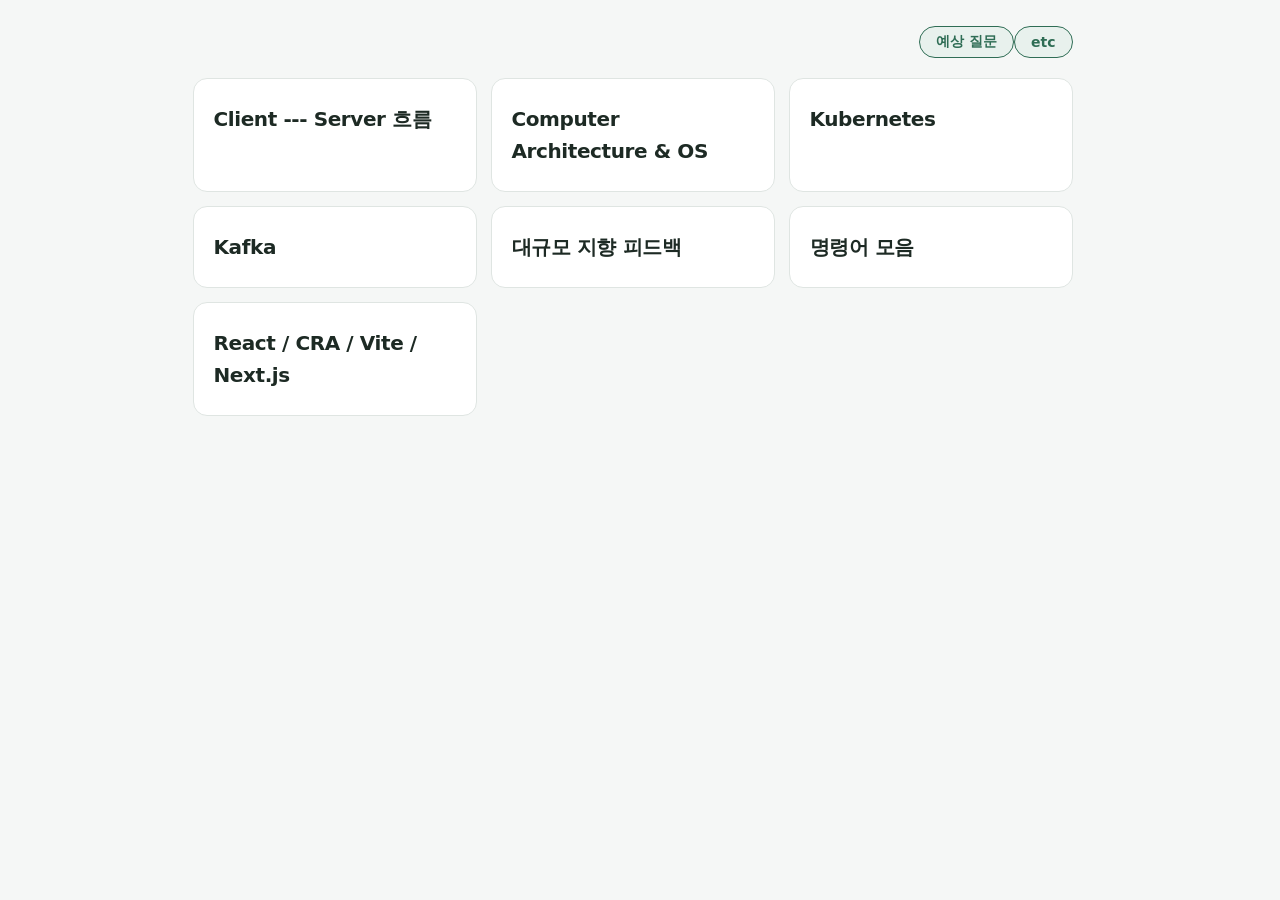
<file: index.html>
<!DOCTYPE html>
<html lang="ko">

<head>
    <meta charset="utf-8">
    <meta name="viewport" content="width=device-width, initial-scale=1">
    <title>백엔드 공부</title>
    <link rel="icon" type="image/svg+xml"
        href="data:image/svg+xml,%3Csvg%20xmlns%3D%27http%3A%2F%2Fwww.w3.org%2F2000%2Fsvg%27%20viewBox%3D%270%200%2032%2032%27%3E%3Crect%20width%3D%2732%27%20height%3D%2732%27%20rx%3D%277%27%20fill%3D%27%232f6d55%27%2F%3E%3Cg%20fill%3D%27%23ffffff%27%3E%3Crect%20x%3D%277%27%20y%3D%276%27%20width%3D%2718%27%20height%3D%276%27%20rx%3D%272%27%2F%3E%3Crect%20x%3D%277%27%20y%3D%2713%27%20width%3D%2718%27%20height%3D%276%27%20rx%3D%272%27%2F%3E%3Crect%20x%3D%277%27%20y%3D%2720%27%20width%3D%2718%27%20height%3D%276%27%20rx%3D%272%27%2F%3E%3C%2Fg%3E%3Cg%20fill%3D%27%232f6d55%27%3E%3Ccircle%20cx%3D%2710.6%27%20cy%3D%279%27%20r%3D%271.3%27%2F%3E%3Ccircle%20cx%3D%2710.6%27%20cy%3D%2716%27%20r%3D%271.3%27%2F%3E%3Ccircle%20cx%3D%2710.6%27%20cy%3D%2723%27%20r%3D%271.3%27%2F%3E%3C%2Fg%3E%3C%2Fsvg%3E">
    <link rel="stylesheet" href="./style.css">
</head>

<body>
    <div class="wrap">
        <header class="page-head">
            <button type="button" class="hdr-btn" onclick="document.getElementById('qaModal').showModal()">예상
                질문</button>
            <button type="button" class="hdr-btn" onclick="document.getElementById('etcModal').showModal()">etc</button>
        </header>

        <nav class="subject-grid">
            <a class="subject-card" href="./clntserv.html">
                <strong>Client --- Server 흐름</strong>
            </a>
            <a class="subject-card" href="./architecture.html">
                <strong>Computer Architecture &amp; OS</strong>
            </a>
            <a class="subject-card" href="./k8s.html">
                <strong>Kubernetes</strong>
            </a>
            <a class="subject-card" href="./kafka.html">
                <strong>Kafka</strong>
            </a>
            <a class="subject-card" href="./scale.html">
                <strong>대규모 지향 피드백</strong>
            </a>
            <a class="subject-card" href="./command.html">
                <strong>명령어 모음</strong>
            </a>
            <a class="subject-card" href="./reactViteNext.html">
                <strong>React / CRA / Vite / Next.js</strong>
            </a>
        </nav>
    </div>

    <!-- 예상 질문과 답변. 계속 쌓아갈 자료라 별도 모달로 뺐다. -->
    <dialog id="qaModal" class="hdr-modal">
        <form method="dialog">
            <button type="submit" class="hdr-close" aria-label="닫기">&times;</button>
        </form>

        <div class="note modal-note">
            <h2>예상 질문</h2>
            <div class="gloss">
                <b>&#42; 헷갈리는 용어부터</b>
                <dl>
                    <dt>Producer</dt>
                    <dd>브로커에 <em>쓰는 애플리케이션</em>.
                        내 경우 <code>channel-engine</code>.
                        정확히는 그 앱이 들고 있는 <code>KafkaProducer</code> 객체다</dd>
                    <dt>Consumer</dt>
                    <dd>브로커에서 <em>읽는 애플리케이션</em>.
                        내 경우 <code>event-persist-worker</code>.
                        <em>DB 가 아니다</em>
                    </dd>
                    <dt>DB 의 위치</dt>
                    <dd>Consumer 가 읽은 걸 <em>저장하는 대상</em>일 뿐 Kafka 와 무관하다.
                        <em>Kafka 는 DB 의 존재를 모른다.</em>
                        worker 가 읽어서 로그를 찍든 메일을 보내든 Kafka 는 상관하지 않는다
                    </dd>
                    <dt>브로커</dt>
                    <dd>Kafka 서버 프로세스 자체. <code>kafka-0</code> 파드 안의 그 자바 프로세스</dd>
                </dl>
            </div>

            <p>각 항목은 <em>답변 뼈대 &middot; 근거 &middot; 주의할 것</em> 세 덩어리로 적는다.
                <em>근거는 전부 실제 코드와 설정에서 확인한 것</em>이고,
                근거가 없는 말은 적지 않는다.
            </p>

            <!-- ===== Q1 ===== -->
            <h3>Q1 &mdash; 다른 프로그램도 많은데 Kafka 를 선택한 이유가 뭔가요</h3>

            <h4>핵심 이유 &mdash; DB 쓰기를 응답 경로에서 뺐다</h4>
            <p>가장 먼저 말할 것은 이것이다.
                <em>&ldquo;메시지를 보낸 사람에게 언제 성공이라고 답할 것인가&rdquo;</em> 의 문제다.
            </p>

            <pre class="code"><code>[ DB 동기 ]   메시지 수신 -> DB INSERT 완료까지 대기 -> 성공 응답
[ Kafka  ]   메시지 수신 -> Kafka 가 받았다고 할 때까지 대기 -> 성공 응답
                                                            DB INSERT 는 worker 가 나중에</code></pre>

            <h4>원래 sendMessage 경로에 있던 DB 쓰기</h4>
            <p>출처는 <code>z_md_Files/chatKafka.md</code> A절이다.
                기존 흐름은 이랬다.</p>
            <pre class="code"><code>ChatCommandService.createChatMessage()
  -> DB insert (동기) -> auto_increment 로 messageId 발급
  -> response 조립 -> client 응답          <== prpr 3 위반</code></pre>

            <div class="scroll-x">
                <table>
                    <tr>
                        <th></th>
                        <th>쿼리</th>
                        <th>하는 일</th>
                        <th>지금은</th>
                    </tr>
                    <tr>
                        <th>1</th>
                        <td><code>insertChatMessage</code></td>
                        <td><code>chat_messages</code> 에 메시지 본문 INSERT.
                            <em>예전엔 여기서 auto_increment 로 messageId 를 받았다</em>
                        </td>
                        <td><em>worker</em> 가 Kafka 소비 후.
                            <code>INSERT IGNORE</code> + messageId 명시(멱등)
                        </td>
                    </tr>
                    <tr>
                        <th>2</th>
                        <td><code>updateChatMessageAttachments</code></td>
                        <td>첨부 row 를 <code>TEMP</code> &rarr; <code>ATTACHED</code> 로 바꾸고
                            messageId 를 박는다. <em>첨부 있을 때만</em></td>
                        <td><em>worker</em></td>
                    </tr>
                    <tr>
                        <th>3</th>
                        <td><code>updateLastReadMessageId</code></td>
                        <td>보낸 사람 본인의 읽음 위치(lrm)를 자기 메시지까지 올린다</td>
                        <td>Redis <em>write-behind</em>.
                            <code>ReadPositionFlushWorker</code> 가
                            <em>5초마다</em> 모아서 DB 에 반영
                        </td>
                    </tr>
                </table>
            </div>

            <div class="callout bad">
                <span class="tag">3번은 Kafka 때문에 바뀐 게 아니다</span>
                <p>설계 문서에 <em>&ldquo;Redis lrm updateIfGreater (sender 본인 읽음위치.
                        <em>기존과 동일</em>)&rdquo;</em> 라고 적혀 있다.</p>
                <p>읽음 위치는 <em>prpr 4번 원칙 때문에 처음부터 write-behind</em> 였고,
                    Kafka 도입으로 옮긴 건 <em>1번과 2번</em>이다.
                    <em>이 구분을 섞어 말하면 꼬인다.</em>
                </p>
            </div>

            <h4>진짜 이점은 부하가 걸렸을 때 나온다</h4>
            <div class="scroll-x">
                <table>
                    <tr>
                        <th></th>
                        <th>DB 동기 INSERT</th>
                        <th>Kafka</th>
                    </tr>
                    <tr>
                        <th>작업 성격</th>
                        <td>INSERT + 첨부 UPDATE + <em>인덱스 갱신</em> +
                            트랜잭션 + 행 잠금</td>
                        <td><em>로그 끝에 순차 append 만.</em>
                            인덱스도 락도 없다</td>
                    </tr>
                    <tr>
                        <th>부하가 오르면</th>
                        <td>락 경합으로 <em>급격히</em> 나빠진다</td>
                        <td>거의 <em>선형</em>으로 버틴다</td>
                    </tr>
                    <tr>
                        <th>읽기에 주는 영향</th>
                        <td><em>★ 같은 DB 라 채팅방 열기 &middot; 이전 메시지 조회까지
                                같이 느려진다</em></td>
                        <td>읽기 경로와 완전히 분리된다</td>
                    </tr>
                    <tr>
                        <th>커넥션 풀</th>
                        <td>Hikari 5개. 쓰기가 밀리면 <em>읽기 요청도 대기</em>한다</td>
                        <td>DB 커넥션을 쓰지 않는다</td>
                    </tr>
                    <tr>
                        <th>순간 몰릴 때</th>
                        <td>몰린 만큼 <em>그대로 사용자 지연</em>이 된다</td>
                        <td>쌓아두고 worker 가 자기 속도로 소화한다</td>
                    </tr>
                    <tr>
                        <th>DB 가 잠깐 죽으면</th>
                        <td><em>메시지를 아예 못 보낸다</em></td>
                        <td>송수신은 계속된다. 밀린 건 나중에 따라잡는다</td>
                    </tr>
                </table>
            </div>

            <h4>위 표에 나온 말들 &mdash; 구체적으로</h4>

            <h4>&#9312; 락 경합 &mdash; 누가 무엇을 두고 다투나</h4>
            <p><em>여러 트랜잭션이 같은 자원을 동시에 건드리려 할 때
                    하나만 들어가고 나머지는 줄 서서 기다리는 것</em>이다.
                채팅 메시지 <code>INSERT</code> 한 건에서 실제로 다투는 자원은 이렇다.</p>
            <div class="scroll-x">
                <table>
                    <tr>
                        <th>자원</th>
                        <th>왜 다투나</th>
                    </tr>
                    <tr>
                        <th>인덱스 리프 페이지<br><small>제일 큰 원인</small></th>
                        <td><code>messageId</code> 가 Snowflake 라 <em>시간순으로 계속 커진다.</em>
                            그래서 모든 <code>INSERT</code> 가
                            <em>B+트리의 맨 오른쪽 페이지 한 곳</em>으로 몰린다.
                            동시에 열 건이 들어오면 <em>그 한 페이지를 열 트랜잭션이 번갈아 잠근다</em>
                        </td>
                    </tr>
                    <tr>
                        <th>행 잠금<br><small>row lock</small></th>
                        <td>첨부 연결 <code>UPDATE</code> 처럼 기존 행을 고칠 때
                            그 행에 배타 잠금이 걸린다. 같은 행을 건드리는 다른 트랜잭션은 대기</td>
                    </tr>
                    <tr>
                        <th>redo 로그 &middot; fsync</th>
                        <td>커밋할 때마다 디스크에 기록을 확정해야 한다.
                            <em>디스크 쓰기는 한 번에 하나</em>라 커밋이 몰리면 여기서 줄을 선다
                        </td>
                    </tr>
                    <tr>
                        <th>커넥션 풀</th>
                        <td>Hikari 가 5개뿐이라 <em>6번째 요청은 누가 반납할 때까지 기다린다.</em>
                            이것도 경합이다</td>
                    </tr>
                </table>
            </div>
            <h4>InnoDB 가 뭔가 &mdash; 스토리지 엔진</h4>
            <p><em>MySQL / MariaDB 에서 &ldquo;실제로 디스크에 어떻게 저장하고 읽을지&rdquo; 를
                    담당하는 부품</em>이다. SQL 을 해석하는 부분과 저장하는 부분이 나뉘어 있다.</p>

            <pre class="code"><code>SQL 파서 · 옵티마이저        SQL 을 해석하고 실행 계획을 짠다
        |
스토리지 엔진 (InnoDB)       ★ 실제 저장 · 읽기 · 잠금 · 트랜잭션
        |
디스크

같은 SQL 을 써도 엔진을 바꾸면 저장 방식이 달라진다
  InnoDB   기본값. 트랜잭션 · 행 잠금 · 외래키 · 크래시 복구
  MyISAM   옛 기본값. 트랜잭션 없음. 테이블 전체를 잠근다
  Memory   메모리에만 둔다. 재시작하면 사라진다</code></pre>

            <div class="scroll-x">
                <table>
                    <tr>
                        <th>InnoDB 의 성질</th>
                        <th>뜻</th>
                    </tr>
                    <tr>
                        <th>클러스터형 인덱스</th>
                        <td><em>테이블 자체가 PK 로 정렬된 B+트리</em>다.
                            인덱스가 테이블 옆에 따로 있는 게 아니라
                            <em>행 데이터가 PK 순서대로 디스크에 줄 서 있다</em>
                        </td>
                    </tr>
                    <tr>
                        <th>행 잠금</th>
                        <td>테이블 전체가 아니라 <em>행 단위로 잠근다.</em>
                            그래서 동시에 여러 트랜잭션이 다른 행을 고칠 수 있다</td>
                    </tr>
                    <tr>
                        <th>트랜잭션 &middot; MVCC</th>
                        <td>커밋 &middot; 롤백이 되고,
                            <em>읽기는 쓰기를 기다리지 않는다</em>
                        </td>
                    </tr>
                    <tr>
                        <th>버퍼 풀</th>
                        <td>자주 쓰는 <em>페이지를 메모리에 캐싱</em>한다.
                            여기 없으면 디스크를 읽어야 한다</td>
                    </tr>
                    <tr>
                        <th>페이지 단위</th>
                        <td>저장 &middot; 읽기 &middot; 잠금이 전부 <em>16KB 페이지 단위</em>로 일어난다</td>
                    </tr>
                </table>
            </div>
            <p>앞에서 말한 <em>16KB 페이지 &middot; redo 로그 &middot; 래치</em> 가
                전부 InnoDB 얘기다. MariaDB 의 기본 엔진이라 내 테이블도 InnoDB 다.</p>

            <h4>그림 &mdash; 왜 맨 오른쪽 한 장으로 몰리나</h4>

            <div class="cdiag full">
                <svg viewBox="0 0 960 412" role="img"
                    aria-label="chat_messages 테이블은 message_id 로 정렬된 B 플러스 트리이고, 시간순으로 커지는 새 메시지는 항상 맨 오른쪽 리프 페이지에 들어간다">
                    <defs>
                        <marker id="bt" markerWidth="8" markerHeight="8" refX="6.5" refY="3" orient="auto"
                            markerUnits="strokeWidth">
                            <path d="M 0 0 L 6.5 3 L 0 6 z" class="ahead" />
                        </marker>
                    </defs>

                    <text x="14" y="22" class="lbl">
                        chat_messages = message_id(PK) 순서로 정렬된 B+트리</text>
                    <text x="14" y="40" class="xs">
                        인덱스가 따로 있는 게 아니라 행 데이터 자체가 PK 순서로 디스크에 줄 서 있다
                        (클러스터형 인덱스)</text>

                    <!-- 루트 -->
                    <rect x="340" y="52" width="280" height="48" rx="7" class="bd fillt" />
                    <text x="480" y="74" text-anchor="middle" class="sm">루트 페이지</text>
                    <text x="480" y="92" text-anchor="middle" class="xs">
                        어느 리프로 갈지만 가리킨다</text>

                    <path d="M 480 102 V 122 H 160 V 142" class="ln" marker-end="url(#bt)" />
                    <path d="M 480 102 V 142" class="ln" marker-end="url(#bt)" />
                    <path d="M 480 102 V 122 H 805 V 142" class="ln" marker-end="url(#bt)" />

                    <!-- 리프 A -->
                    <rect x="30" y="144" width="260" height="104" rx="7" class="bd fillw" />
                    <text x="46" y="166" class="sm">리프 페이지 A</text>
                    <text x="46" y="184" class="xs">7301&hellip;0000 ~ 0150</text>
                    <rect x="46" y="194" width="26" height="22" rx="2" class="bd cmd" />
                    <rect x="76" y="194" width="26" height="22" rx="2" class="bd cmd" />
                    <rect x="106" y="194" width="26" height="22" rx="2" class="bd cmd" />
                    <rect x="136" y="194" width="26" height="22" rx="2" class="bd cmd" />
                    <rect x="166" y="194" width="26" height="22" rx="2" class="bd cmd" />
                    <rect x="196" y="194" width="26" height="22" rx="2" class="bd cmd" />
                    <rect x="226" y="194" width="26" height="22" rx="2" class="bd cmd" />
                    <rect x="256" y="194" width="26" height="22" rx="2" class="bd cmd" />
                    <text x="46" y="236" class="xs">꽉 참 &mdash; 16KB 다 썼다</text>

                    <!-- 리프 B -->
                    <rect x="350" y="144" width="260" height="104" rx="7" class="bd fillw" />
                    <text x="366" y="166" class="sm">리프 페이지 B</text>
                    <text x="366" y="184" class="xs">7301&hellip;0151 ~ 0300</text>
                    <rect x="366" y="194" width="26" height="22" rx="2" class="bd cmd" />
                    <rect x="396" y="194" width="26" height="22" rx="2" class="bd cmd" />
                    <rect x="426" y="194" width="26" height="22" rx="2" class="bd cmd" />
                    <rect x="456" y="194" width="26" height="22" rx="2" class="bd cmd" />
                    <rect x="486" y="194" width="26" height="22" rx="2" class="bd cmd" />
                    <rect x="516" y="194" width="26" height="22" rx="2" class="bd cmd" />
                    <rect x="546" y="194" width="26" height="22" rx="2" class="bd cmd" />
                    <rect x="576" y="194" width="26" height="22" rx="2" class="bd cmd" />
                    <text x="366" y="236" class="xs">꽉 참</text>

                    <!-- 리프 C -->
                    <rect x="670" y="144" width="270" height="104" rx="7" class="bd dat" />
                    <text x="686" y="166" class="lbl">리프 페이지 C</text>
                    <text x="686" y="184" class="xs">7301&hellip;0301 ~ 0420</text>
                    <rect x="686" y="194" width="26" height="22" rx="2" class="bd cmd" />
                    <rect x="716" y="194" width="26" height="22" rx="2" class="bd cmd" />
                    <rect x="746" y="194" width="26" height="22" rx="2" class="bd cmd" />
                    <rect x="776" y="194" width="26" height="22" rx="2" class="bd cmd" />
                    <rect x="806" y="194" width="26" height="22" rx="2" class="bd fillw" />
                    <rect x="836" y="194" width="26" height="22" rx="2" class="bd fillw" />
                    <rect x="866" y="194" width="26" height="22" rx="2" class="bd fillw" />
                    <text x="686" y="236" class="lbl">★ 빈 공간이 남은 유일한 페이지</text>

                    <!-- 새 메시지 -->
                    <path d="M 805 302 V 254" class="bus" marker-end="url(#bt)" />
                    <rect x="670" y="304" width="270" height="94" rx="7" class="bd fillw" />
                    <text x="686" y="326" class="sm">새로 들어오는 메시지</text>
                    <text x="686" y="348" class="xs">철수 &ldquo;안녕&rdquo; &rarr; 7301&hellip;0421</text>
                    <text x="686" y="368" class="xs">영희 &ldquo;ㅇㅇ&rdquo; &rarr; 7301&hellip;0422</text>
                    <text x="686" y="388" class="xs">지현 &ldquo;ㅋㅋ&rdquo; &rarr; 7301&hellip;0423</text>

                    <!-- 설명 -->
                    <text x="30" y="294" class="xs">
                        messageId 는 Snowflake 라 시간순으로 계속 커진다</text>
                    <text x="30" y="316" class="xs">
                        &rarr; 새 값은 언제나 기존 최대값보다 크다</text>
                    <text x="30" y="338" class="xs">
                        &rarr; A 에도 B 에도 끼워넣을 수 없다. 자리가 안 맞는다</text>
                    <text x="30" y="360" class="xs">
                        &rarr; 들어갈 곳은 &ldquo;맨 끝&rdquo; 한 군데뿐이다</text>
                    <text x="30" y="388" class="lbl">
                        ★ &ldquo;INSERT 가 몰린다&rdquo; = 쓰려는 페이지가 전부 같은 한 장이라는 뜻</text>
                </svg>
            </div>

            <div class="cdiag wide">
                <svg viewBox="0 0 880 250" role="img" aria-label="여러 스레드가 동시에 INSERT 하면 같은 리프 페이지의 래치를 얻으려고 한 줄로 줄을 선다">
                    <defs>
                        <marker id="bt2" markerWidth="8" markerHeight="8" refX="6.5" refY="3" orient="auto"
                            markerUnits="strokeWidth">
                            <path d="M 0 0 L 6.5 3 L 0 6 z" class="ahead" />
                        </marker>
                    </defs>

                    <text x="14" y="24" class="lbl">
                        worker 스레드 6개가 동시에 INSERT 하면</text>

                    <rect x="20" y="44" width="130" height="24" rx="4" class="bd fillw" />
                    <text x="85" y="61" text-anchor="middle" class="xs">스레드 1</text>
                    <rect x="20" y="74" width="130" height="24" rx="4" class="bd fillw" />
                    <text x="85" y="91" text-anchor="middle" class="xs">스레드 2</text>
                    <rect x="20" y="104" width="130" height="24" rx="4" class="bd fillw" />
                    <text x="85" y="121" text-anchor="middle" class="xs">스레드 3</text>
                    <rect x="20" y="134" width="130" height="24" rx="4" class="bd fillw" />
                    <text x="85" y="151" text-anchor="middle" class="xs">스레드 4</text>
                    <rect x="20" y="164" width="130" height="24" rx="4" class="bd fillw" />
                    <text x="85" y="181" text-anchor="middle" class="xs">스레드 5</text>
                    <rect x="20" y="194" width="130" height="24" rx="4" class="bd fillw" />
                    <text x="85" y="211" text-anchor="middle" class="xs">스레드 6</text>

                    <path d="M 152 56 H 200 M 152 86 H 200 M 152 116 H 200
                             M 152 146 H 200 M 152 176 H 200 M 152 206 H 200" class="ln" />
                    <path d="M 200 56 V 206" class="ln" />
                    <path d="M 200 131 H 278" class="bus" marker-end="url(#bt2)" />

                    <rect x="282" y="106" width="130" height="50" rx="6" class="bd dat" />
                    <text x="347" y="128" text-anchor="middle" class="sm">래치 latch</text>
                    <text x="347" y="146" text-anchor="middle" class="xs">한 번에 1개만 통과</text>

                    <path d="M 414 131 H 468" class="bus" marker-end="url(#bt2)" />

                    <rect x="470" y="96" width="180" height="70" rx="7" class="bd cmd" />
                    <text x="560" y="124" text-anchor="middle" class="sm">리프 페이지 C</text>
                    <text x="560" y="144" text-anchor="middle" class="xs">한 장뿐이다</text>

                    <text x="676" y="80" class="lbl">나머지 5개는 줄을 선다</text>
                    <text x="676" y="106" class="xs">스레드를 6개로 늘려도</text>
                    <text x="676" y="124" class="xs">이 지점은 직렬화된다</text>
                    <text x="676" y="152" class="xs">그리고 C 가 꽉 차면</text>
                    <text x="676" y="170" class="xs">새 페이지를 할당하느라</text>
                    <text x="676" y="188" class="xs">더 오래 잠긴다</text>

                    <path d="M 14 230 H 866" class="cell" stroke-dasharray="4 3" />
                    <text x="14" y="246" class="xs">
                        래치는 트랜잭션 잠금(行 잠금)과 다르다 &mdash;
                        페이지를 고치는 아주 짧은 순간만 거는 내부 잠금이다</text>
                </svg>
            </div>

            <h4>그럼 PK 를 무작위로 하면 되나 &mdash; 트레이드오프</h4>
            <div class="scroll-x">
                <table>
                    <tr>
                        <th></th>
                        <th>순차 PK (Snowflake &middot; AUTO_INCREMENT)</th>
                        <th>무작위 PK (UUID v4)</th>
                    </tr>
                    <tr>
                        <th>들어가는 위치</th>
                        <td><em>항상 맨 끝 한 페이지</em></td>
                        <td>A, F, K, Z 아무 데나</td>
                    </tr>
                    <tr>
                        <th>래치 경합</th>
                        <td><em>★ 한 페이지에 몰린다</em></td>
                        <td>흩어진다</td>
                    </tr>
                    <tr>
                        <th>페이지 분할</th>
                        <td>거의 없다. 끝에 붙이기만 한다</td>
                        <td><em>★ 자주 일어난다.</em>
                            꽉 찬 페이지 중간에 끼우려면 반으로 쪼개야 한다</td>
                    </tr>
                    <tr>
                        <th>디스크 I/O</th>
                        <td>순차</td>
                        <td><em>랜덤</em></td>
                    </tr>
                    <tr>
                        <th>버퍼 풀</th>
                        <td>마지막 페이지만 메모리에 있으면 된다</td>
                        <td><em>테이블 전체가 필요</em>하다시피 하다</td>
                    </tr>
                </table>
            </div>
            <p><em>실무에서는 순차 PK 가 압도적으로 유리하다.</em>
                마지막 페이지 경합은 <em>초당 수천 건은 넘어야</em> 눈에 띄지만,
                페이지 분할과 랜덤 I/O 는 <em>훨씬 일찍</em> 문제가 된다.</p>

            <div class="callout">
                <span class="tag">물어보면 이렇게</span>
                <p><code>messageId</code> 가 시간순이라
                    <em>항상 B+트리 맨 오른쪽 페이지에 들어갑니다.</em>
                    그래서 동시 INSERT 가 <em>그 한 페이지를 두고 줄을 서게</em> 됩니다.
                </p>
                <p>대신 <em>중간에 페이지가 쪼개지는 일이 없고 디스크를 순차로 씁니다.</em>
                    UUID 같은 무작위 키면 경합은 흩어지지만 페이지 분할과 랜덤 I/O 가 생기는데,
                    <em>그쪽 비용이 훨씬 커서</em> 순차 키를 택했습니다.
                </p>
                <p>그리고 저는 애초에 <em>PK 를 미리 확정해야</em>
                    응답을 메모리에서 만들 수 있어서 Snowflake 가 필요했습니다.</p>
            </div>

            <div class="callout bad">
                <span class="tag">짚을 점 &mdash; Snowflake 의 그림자</span>
                <p>시간순 단조증가는 <em>정렬 &middot; 페이징에는 유리</em>하지만,
                    <em>INSERT 가 한 페이지에 몰린다는 단점</em>이 따라온다.
                    <code>AUTO_INCREMENT</code> 도 똑같은 성질이다.
                </p>
                <p>물어보면 아는 척하지 말고 이렇게 &mdash;
                    &ldquo;시간순이라 맨 끝 페이지에 몰리는 건 맞습니다.
                    대신 <em>중간에 페이지가 쪼개지지 않아</em> 그쪽 비용은 줄었습니다.
                    트레이드오프라고 봤습니다.&rdquo;</p>
            </div>

            <h4>&#9313; &ldquo;선형으로 버틴다&rdquo; &mdash; 숫자로</h4>
            <pre class="code"><code>선형     요청이 2배 늘면 건당 시간은 거의 그대로. 전체 처리량만 2배
비선형   요청이 2배 늘면 건당 시간이 3배 · 5배로 튄다</code></pre>
            <div class="side-by-side">
                <div class="callout bad">
                    <span class="tag">DB 가 비선형인 이유</span>
                    <ul>
                        <li><em>락을 기다리는 시간이 동시성보다 빠르게 늘어난다.</em>
                            줄이 길어지면 기다리는 동안 다른 것도 같이 막힌다</li>
                        <li>버퍼 풀에 없는 페이지를 건드리면
                            <em>디스크 랜덤 I/O</em> 가 발생한다.
                            랜덤 쓰기는 순차 쓰기보다 <em>수십 배 느리다</em>
                        </li>
                        <li>커넥션 풀이 고갈되면 대기 &rarr; 타임아웃 &rarr;
                            <em>재시도가 부하를 더 키운다</em>
                        </li>
                    </ul>
                </div>
                <div class="callout">
                    <span class="tag">Kafka 가 선형에 가까운 이유</span>
                    <ul>
                        <li><em>파일 끝에 붙이기만 한다.</em>
                            인덱스도 없고 고칠 행도 없다</li>
                        <li>디스크 머리가 움직이지 않는 <em>순차 쓰기</em>다.
                            순차는 수백 MB/s, 랜덤은 그보다 훨씬 낮다</li>
                        <li>OS <em>페이지 캐시</em>에 쓰고 디스크 반영은 OS 가 알아서 한다</li>
                    </ul>
                </div>
            </div>
            <p>그래서 <em>&ldquo;선형&rdquo; 보다
                    &ldquo;동시 요청이 늘어도 건당 시간이 거의 안 변한다&rdquo;</em> 라고 말하는 게
                덜 추상적이다.</p>

            <h4>&#9314; Hikari 가 뭔가</h4>
            <p><em>HikariCP &mdash; DB 커넥션 풀 라이브러리</em>다.
                Spring Boot 의 기본 커넥션 풀이라 따로 추가하지 않아도 들어 있다.</p>
            <pre class="code"><code>DB 연결 하나를 새로 만들려면
  TCP 핸드셰이크 + 인증 + 세션 설정  =  수십 ms

요청마다 만들면 너무 느리다
  -> 미리 N개 만들어두고 "빌려주고 돌려받는다"  = 커넥션 풀

SPRING_DATASOURCE_HIKARI_MAXIMUM_POOL_SIZE: "5"
  -> 커넥션 5개. 6번째 요청은 누가 반납할 때까지 대기한다</code></pre>
            <p><em>5로 잡은 이유</em>는 ConfigMap 주석에 적어뒀다 &mdash;
                RDS <code>db.t4g.micro</code> 의 <code>max_connections</code> 가 약 40인데
                DB 를 쓰는 서비스가 5개라, 기본값 10이면 50개가 필요해
                <code>Too many connections</code> 가 난다.
            </p>

            <h4>&#9315; &ldquo;DB 커넥션을 쓰지 않는다&rdquo; &mdash; 표현이 모호했다</h4>
            <div class="callout bad">
                <span class="tag">정확히는 이렇다</span>
                <p><em><code>channel-engine</code> 도 DB 에 연결되어 있다.</em>
                    조회를 하니까 당연히 연결돼 있다.
                    위 표의 말은 <em>&ldquo;Kafka 에 발행하는 그 동작이 DB 커넥션을 점유하지 않는다&rdquo;</em>
                    는 뜻이었다.</p>
            </div>
            <pre class="code"><code>메시지 전송 1건에서

DB 커넥션을 쓰는 것
  findAllActiveMemberIdsInRoom          Redis 미스일 때만
  findChatAttachmentsByIds              첨부 있을 때만
  findChatMessageNotificationTargetUserIds   ★ 항상 (캐시 없음)

DB 커넥션을 안 쓰는 것
  kafkaTemplate.send()      Kafka 브로커로 가는 별도 TCP 연결을 쓴다</code></pre>
            <p>핵심은 <em><code>INSERT</code> 가 커넥션을 점유하지 않는다</em>는 것이다.
                동기 <code>INSERT</code> 였다면 <em>트랜잭션이 끝날 때까지
                    커넥션 하나를 계속 쥐고 있어야</em> 한다.</p>
            <div class="callout">
                <span class="tag">더 중요한 건 &ldquo;누구의 풀&rdquo; 이냐다</span>
                <pre class="code"><code>channel-engine       Hikari 5개   조회에 쓴다
event-persist-worker Hikari 5개   ★ 별도 프로세스라 풀도 별도다

-> 메시지 쓰기 트랜잭션이 "worker 의 풀" 을 쓴다
-> channel-engine 의 조회용 풀이 쓰기 때문에 고갈되지 않는다</code></pre>
                <p><em>쓰기와 읽기가 서로 다른 커넥션 풀을 쓰게 된 것</em>이
                    분리에서 얻은 실질적인 이득이다.</p>
            </div>

            <h4>&#9316; worker 는 초당 몇 건을 처리하나</h4>
            <div class="callout bad">
                <span class="tag">설정한 적 없다 &mdash; 전부 기본값이다</span>
                <pre class="code"><code>spring.kafka.listener.concurrency     설정 없음 -> 기본 1  (리스너 스레드 1개)
max.poll.records                      설정 없음 -> 기본 500 (poll 한 번에 최대 500건)
max.poll.interval.ms                  설정 없음 -> 기본 5분

-> 처리 속도는 설정이 정하는 게 아니라 "DB INSERT 속도" 가 정한다
   설정은 상한만 정할 뿐이다</code></pre>
            </div>
            <pre class="code"><code>@KafkaHandler
@Transactional                 ★ 레코드 1건당 트랜잭션 1개
public void persistChatMessage(ChatMessageCreatedEventDTO event) { ... }

건당  INSERT + (첨부 있으면) UPDATE + 커밋 fsync   =  대략 2 ~ 10ms
  -> 초당 100 ~ 500건 정도로 추정된다
  ★ 측정한 적 없다. 추정이라고 말해야 한다</code></pre>

            <div class="callout">
                <span class="tag">제일 싼 개선 &mdash; concurrency</span>
                <pre class="code"><code>spring.kafka.listener.concurrency=6</code></pre>
                <p><em>파드를 안 늘리고도 한 파드 안에서 컨슈머 스레드를 여러 개</em> 만든다.
                    파티션이 6개이므로 <em>6까지 의미가 있다.</em></p>
                <p>지금은 1개 스레드가 파티션 6개를 순서대로 처리한다.
                    <em>설정 한 줄로 6배 병렬</em>이 된다 &mdash;
                    DB 가 받아준다는 전제에서.
                </p>
                <p>그 다음 단계는 <em>배치 INSERT</em> 다.
                    <code>BatchListener</code> 로 500건을 받아 <code>INSERT ... VALUES (..),(..)</code>
                    한 번으로 묶으면 커밋 횟수가 500분의 1이 된다.
                </p>
            </div>

            <div class="callout">
                <span class="tag">덧붙임 &mdash; 측정 수단이 아주 없지는 않다</span>
                <pre class="code"><code># worker 의 application.properties 에 이미 있다
management.endpoints.web.exposure.include=health,info,metrics,prometheus
management.prometheus.metrics.export.enabled=true</code></pre>
                <p>Micrometer 가 Kafka 컨슈머 메트릭을 자동으로 모은다.
                    <em>수집기를 붙이면 <code>records-lag</code>(밀린 건수) 를 볼 수 있다.</em>
                </p>
                <p>다만 <em>건당 처리 시간 같은 커스텀 메트릭은 없다</em>
                    (<code>ChatMetrics</code> 가 주석 처리돼 있다).
                    &ldquo;얼마나 밀리는지는 볼 수 있지만 왜 느린지는 모른다&rdquo; 가 정확하다.</p>
            </div>

            <div class="callout">
                <span class="tag">그대로 말할 수 있는 문장</span>
                <p>평상시 <em>단건 지연은 비슷합니다.</em> 오히려 Kafka 가 조금 느릴 수도 있습니다.</p>
                <p><em>이점은 부하가 걸렸을 때 나타난다고 봤습니다.</em>
                    DB INSERT 는 인덱스 갱신과 행 잠금이 걸려서 동시 쓰기가 늘면 급격히 느려지는데,
                    Kafka 는 <em>로그 끝에 순차로 붙이기만 해서</em> 선형에 가깝게 버팁니다.</p>
                <p>그리고 같은 DB 로 <em>채팅방 읽기도 하고 있어서</em>,
                    쓰기가 밀리면 <em>읽기까지 같이 느려지는 게</em> 더 문제였습니다.
                    Hikari 풀이 5개뿐이라 쓰기가 점유하면 조회가 대기합니다.</p>
                <p>UX 에서 중요한 건 평균보다 <em>응답 시간이 튀지 않는 것</em>이라고 생각했습니다.</p>
            </div>

            <div class="callout bad">
                <span class="tag">용어 &mdash; &ldquo;비동기 처리했다&rdquo; 는 부정확하다</span>
                <p><code>.get()</code> 으로 브로커 응답까지 기다리므로
                    <em>발행 자체는 동기</em>다. 비동기인 건 worker 쪽이다.
                </p>
                <p>정확한 표현은 <em>&ldquo;DB 쓰기를 응답 경로에서 뺐다&rdquo;</em> 다.
                    &ldquo;비동기로 처리했다&rdquo; 고 하면
                    <em>&ldquo;그럼 유실은요?&rdquo;</em> 가 바로 온다.
                </p>
            </div>

            <h4>대안을 안 쓴 이유 &mdash; 구체적으로</h4>
            <div class="scroll-x">
                <table>
                    <tr>
                        <th>후보</th>
                        <th>무엇이 어디서 문제가 되나</th>
                    </tr>
                    <tr>
                        <th>Spring <code>@Async</code><br>/ 내부 큐</th>
                        <td><code>ThreadPoolTaskExecutor</code> 의 대기열은
                            <em>JVM 힙 안의 <code>BlockingQueue</code> 객체</em>다.
                            파드를 재배포하거나 OOM 으로 죽으면
                            <em>그 큐에 있던 작업이 힙과 함께 통째로 사라진다.</em>
                            사용자는 이미 &ldquo;전송 성공&rdquo; 을 받았는데 DB 에는 영영 안 들어간다.<br>
                            큐가 가득 차면 <code>RejectedExecutionException</code> 이 나는데,
                            <em>그때 그 메시지를 어디에 보관할지가 또 문제</em>다
                        </td>
                    </tr>
                    <tr>
                        <th>Redis pub/sub</th>
                        <td>Redis 는 <code>PUBLISH</code> 한 메시지를 <em>어디에도 저장하지 않는다.</em>
                            그 순간 <code>SUBSCRIBE</code> 중인 클라이언트에게 전달하고 버린다.<br>
                            <em>worker 파드를 재배포하는 30초 동안</em>
                            들어온 메시지는 <em>받을 사람이 없어 그대로 사라진다.</em>
                            재시작한 worker 는 그게 있었는지도 모른다
                        </td>
                    </tr>
                    <tr>
                        <th>RabbitMQ</th>
                        <td>저장은 한다(durable queue). 문제는 <em>소비자가 ack 하면 큐에서 지워진다</em>는 것.<br>
                            &middot; 나중에 <em>검색 색인</em>을 붙이려면 큐를 하나 더 매달아야 하는데
                            <em>그 시점 이후 메시지만</em> 받는다. 과거 것은 못 가져온다<br>
                            &middot; 저장 로직에 버그가 있었을 때 <em>되감아서 재처리할 수 없다.</em>
                            Kafka 는 offset 을 되돌리면 된다
                        </td>
                    </tr>
                    <tr>
                        <th>DB 테이블 큐</th>
                        <td>worker 가 <code>SELECT ... WHERE status='PENDING'</code> 을
                            <em>주기적으로 폴링</em>해야 한다.<br>
                            &middot; 1초마다면 <em>하루 86,400회 × worker 수</em> 의 쿼리가 더 간다.
                            <em>DB 부하를 덜어내려는 게 목적인데 DB 를 더 치게 된다</em><br>
                            &middot; 폴링 주기를 늘리면 그만큼 지연이 커진다<br>
                            &middot; worker 를 늘리면 <em>같은 행을 두 번 집지 않도록</em>
                            <code>SELECT FOR UPDATE SKIP LOCKED</code> 같은 잠금이 필요해진다
                        </td>
                    </tr>
                </table>
            </div>

            <h4>그 다음에 덧붙일 세 가지</h4>
            <div class="trio">
                <div class="kind">
                    <span class="kind-no">1</span>
                    <h4>저장한다</h4>
                    <p class="kind-desc">소비해도 안 지우고 보관 기간까지 남긴다.
                        <em>worker 가 죽어 있어도 발행은 성공</em>하고,
                        살아나면 커밋한 offset 부터 이어 읽는다.
                    </p>
                    <span class="kind-tag on">유실이 아니라 &quot;반영이 늦는 것&quot; 이 된다</span>
                </div>
                <div class="kind">
                    <span class="kind-no">2</span>
                    <h4>구독자를 나중에 붙인다</h4>
                    <p class="kind-desc">컨슈머 그룹이 다르면 <em>같은 메시지를 각자 전부</em> 받는다.</p>
                    <p class="kind-desc">검색 색인이나 통계 집계를 나중에 붙일 때
                        <em>기존 worker 를 한 줄도 안 건드려도 된다.</em>
                    </p>
                    <span class="kind-tag on">발행 쪽은 구독자를 몰라도 된다</span>
                </div>
                <div class="kind">
                    <span class="kind-no">3</span>
                    <h4>순서를 보장한다</h4>
                    <p class="kind-desc">key 를 <code>roomId</code> 로 주면
                        같은 방은 항상 같은 파티션으로 간다.</p>
                    <p class="kind-desc"><em>채팅은 순서가 생명</em>이고,
                        파티션을 늘려도 그 성질이 유지된다.</p>
                    <span class="kind-tag on">확장해도 깨지지 않는다</span>
                </div>
                <p class="kind-note">
                    마무리는 이렇게 &mdash;
                    <em>&ldquo;ID 채번 방식이나 데이터 흐름처럼 나중에 바꾸기 어려운 것은
                        처음에 정해야 한다고 봤습니다.
                        동기 INSERT 로 짜놓고 나중에 이벤트 기반으로 바꾸면 사실상 재작성이라서요.&rdquo;</em>
                </p>
            </div>

            <!-- ===== Q2 ===== -->
            <h3>Q2 &mdash; Kafka 가 가지는 강점을 설명해주세요</h3>

            <div class="callout">
                <span class="tag">본 답변 &mdash; 2줄</span>
                <p><em>&ldquo;디스크에 순차로만 쌓는 구조라 처리량이 높고, 소비해도 지우지 않습니다.
                        그래서 소비자가 죽어도 유실이 없고,
                        되감아 재처리하거나 소비자를 나중에 붙일 수 있습니다.&rdquo;</em></p>
            </div>

            <p><em>이 한 줄이 Kafka 만의 차이를 짚는다.</em>
                &ldquo;빠르다&rdquo; &middot; &ldquo;확장된다&rdquo; 는 어느 메시지 큐나 하는 말이지만,
                <em>&ldquo;소비해도 안 지운다&rdquo; 는 로그 기반이라 가능한 것</em>이고
                재처리 &middot; 다중 소비 &middot; 유실 방지가 전부 거기서 나온다.
            </p>
            <p>그리고 <em>다음 질문을 내가 준비한 쪽으로 끌어온다.</em> 아래 둘이 거의 반드시 온다.</p>

            <h4>꼬리질문 &mdash; &ldquo;재처리는 어떻게 하나요?&rdquo;</h4>
            <div class="callout">
                <span class="tag">답변</span>
                <p><em>&ldquo;컨슈머 그룹의 offset 을 되돌리거나, 새 groupId 로 띄우면 됩니다.
                        브로커가 그룹마다 offset 을 따로 들고 있어서
                        메시지를 다시 보내달라고 할 필요가 없습니다.&rdquo;</em></p>
            </div>
            <pre class="code"><code>방법 1 — offset 을 되감는다
  kafka-consumer-groups.sh --reset-offsets       --group event-persist-worker --topic castlechat.chat.message       --to-earliest   (또는 --to-offset N / --to-datetime ...)
  ★ 그 그룹이 멈춰 있어야 한다. 돌고 있으면 거부된다

방법 2 — 새 groupId 로 띄운다
  spring.kafka.consumer.auto-offset-reset=earliest   <- 내 설정에 이미 있다
  -> 처음부터 다시 읽는다. 기존 worker 는 건드리지 않는다

방법 3 — DLT 에 쌓인 것만 다시 넣는다
  castlechat.chat.message.dlt 를 읽어 원본 토픽으로 재발행</code></pre>

            <div class="callout">
                <span class="tag">★ 재처리가 가능한 진짜 이유 &mdash; 멱등하게 짰기 때문</span>
                <pre class="code"><code>insertChatMessage 는 INSERT IGNORE + messageId 명시
  -> 이미 있는 건 0행으로 넘어간다
  -> 전체를 다시 읽어도 중복이 안 생긴다</code></pre>
                <p><em>멱등하지 않았다면 재처리가 곧 중복 생성이 된다.</em>
                    &ldquo;되감으면 된다&rdquo; 는 <em>소비 쪽이 멱등할 때만 성립</em>하는 말이다.
                    이걸 같이 말해야 아는 사람으로 보인다.</p>
            </div>

            <div class="callout bad">
                <span class="tag">선을 그을 것</span>
                <p><em>보관 기간(기본 7일) 안의 것만 가능하다.</em>
                    지난 건 브로커에서 이미 지워졌다.</p>
                <p>그리고 <em>재처리 도구나 스크립트를 만들어두진 않았다.</em>
                    &ldquo;구조상 가능하지만 자동화는 안 해뒀습니다&rdquo; 가 정확하다.</p>
            </div>

            <h4>꼬리질문 &mdash; &ldquo;소비자를 추가한다는 게 무슨 뜻이죠?&rdquo;</h4>
            <div class="callout">
                <span class="tag">답변</span>
                <p><em>&ldquo;groupId 가 다른 애플리케이션을 하나 더 띄우면
                        같은 토픽을 독립적으로 전부 받습니다.
                        기존 소비자도, 발행하는 쪽도 코드를 건드릴 필요가 없습니다.&rdquo;</em></p>
            </div>
            <pre class="code"><code>지금
  groupId = event-persist-worker      -> DB 저장

나중에 검색 색인을 붙인다면
  groupId = search-indexer 로 새 앱을 띄운다
  -> 같은 castlechat.chat.message 토픽을 구독
  -> event-persist-worker 는 한 줄도 안 바뀐다
  -> channel-engine 은 그런 게 생긴 줄도 모른다

같은 그룹      파티션을 나눠 먹는다   (일을 분담)
다른 그룹      각자 전부 받는다      (용도가 다름)</code></pre>
            <p>가능한 이유는 <em>브로커가 그룹마다 offset 을 따로 관리</em>하기 때문이다.
                <code>__consumer_offsets</code> 라는 내부 토픽에 저장된다.
            </p>

            <div class="callout">
                <span class="tag">대비해서 말하면 더 선명하다</span>
                <p>RabbitMQ 라면 exchange 에 큐를 하나 더 매달아야 하고,
                    그렇게 해도 <em>그 시점 이후 메시지만</em> 받는다.</p>
                <p>Kafka 는 <code>auto-offset-reset=earliest</code> 로 띄우면
                    <em>보관 기간 안의 과거 것부터 전부</em> 받는다.
                    <em>&ldquo;발행하는 쪽이 구독자를 몰라도 된다&rdquo; 의 실제 이득이 이것</em>이다.
                </p>
            </div>

            <div class="scroll-x">
                <table>
                    <tr>
                        <th>강점</th>
                        <th>이유</th>
                    </tr>
                    <tr>
                        <th>소비해도<br>안 지운다</th>
                        <td>보관 기간(기본 7일)까지 남는다.
                            컨슈머는 <em>offset 이라는 번호만</em> 들고 다닌다.
                            그래서 <em>리플레이</em>(offset 되감기)와 <em>다중 그룹</em>이 가능하다</td>
                    </tr>
                    <tr>
                        <th>디스크인데<br>빠르다</th>
                        <td><em>추가만 하는 로그</em>라 디스크를 순차로만 쓴다.
                            여기에 <em>OS 페이지 캐시</em>와 <em>zero-copy</em>(커널에서 소켓으로 바로)가 붙는다.
                            랜덤 I/O 가 없어서 디스크가 병목이 안 된다</td>
                    </tr>
                    <tr>
                        <th>파티션으로<br>수평 확장</th>
                        <td>토픽을 파티션으로 쪼개 <em>여러 브로커에 분산</em>한다.
                            컨슈머도 파티션 수만큼 병렬로 붙는다</td>
                    </tr>
                    <tr>
                        <th>배치와 압축</th>
                        <td><code>linger.ms</code> 동안 모아 한 번에 보낸다.
                            건당 네트워크 왕복이 사라져 처리량이 올라간다</td>
                    </tr>
                    <tr>
                        <th>복제로<br>내구성</th>
                        <td>파티션마다 리더 + 팔로워.
                            <code>acks=all</code> 이면 ISR 전부가 복제할 때까지 기다린다.
                            리더가 죽으면 팔로워가 승격
                        </td>
                    </tr>
                </table>
            </div>

            <div class="callout bad">
                <span class="tag">약점도 같이 말하는 게 낫다</span>
                <ul>
                    <li><em>운영이 복잡하다.</em> 브로커 대수 &middot; 파티션 수 &middot; RF 를
                        미리 설계해야 하고, 파티션 수는 나중에 바꾸기 어렵다</li>
                    <li><em>단건 삭제도 우선순위도 없다.</em> 로그라서 중간을 건드릴 수 없다</li>
                    <li><em>지연이 아주 낮지는 않다.</em> 배치가 전제라
                        건당 즉시성이 필요하면 안 맞는다</li>
                    <li><em>at-least-once 다.</em> 중복이 올 수 있어
                        <em>소비 쪽이 멱등해야 한다</em>
                    </li>
                </ul>
                <p>강점만 읊으면 <em>&ldquo;그럼 단점은요&rdquo;</em> 가 바로 온다. 먼저 꺼내자.</p>
            </div>

            <!-- ===== Q3 ===== -->
            <h3>Q3 &mdash; 프로젝트에서 Kafka 의 강점을 어디에 어떻게 적용했나요</h3>

            <div class="scroll-x">
                <table>
                    <tr>
                        <th>강점</th>
                        <th>적용한 곳</th>
                        <th>실제 설정 &middot; 코드</th>
                    </tr>
                    <tr>
                        <th>쓰기 경로에서<br>DB 분리</th>
                        <td>메시지 전송</td>
                        <td><code>ChatCommandService</code> 가 <code>INSERT</code> 를 하지 않는다.
                            이벤트만 발행하고 <em>응답을 메모리에서 조립</em>해 돌려준다.
                            <code>INSERT</code> 는 <code>event-persist-worker</code> 담당
                        </td>
                    </tr>
                    <tr>
                        <th>유실 방지</th>
                        <td>발행 시점</td>
                        <td><code>acks=all</code> + <code>enable.idempotence=true</code>,
                            그리고 <code>send().get(timeout)</code> 으로
                            <em>브로커가 받았다고 할 때까지 대기</em>.
                            실패하면 사용자에게 전송 실패 응답
                        </td>
                    </tr>
                    <tr>
                        <th>순서 보장</th>
                        <td>파티셔닝</td>
                        <td><code>send(토픽, roomId, event)</code> &mdash;
                            key 가 <code>roomId</code> 라
                            <em>같은 방은 항상 같은 파티션</em>
                        </td>
                    </tr>
                    <tr>
                        <th>확장 대비</th>
                        <td>토픽 설계</td>
                        <td><code>KAFKA_NUM_PARTITIONS: 6</code> &mdash;
                            컨슈머는 1개지만 <em>나중에 6까지 늘릴 수 있게</em> 미리 쪼갰다.
                            파티션 수는 나중에 바꾸면 해시 결과가 달라져 순서가 깨진다</td>
                    </tr>
                    <tr>
                        <th>중복 대응</th>
                        <td>소비 쪽</td>
                        <td><code>insertChatMessage</code> 가 0행이면
                            <em>예외를 던지지 않고 정상 종료.</em>
                            <code>messageId</code> 가 Snowflake PK 라 중복이 자동으로 걸러진다
                        </td>
                    </tr>
                    <tr>
                        <th>실패 격리</th>
                        <td>에러 처리</td>
                        <td><code>DefaultErrorHandler</code> +
                            <code>FixedBackOff(500ms, 10회)</code> &rarr;
                            <code>&lt;topic&gt;.dlt</code>.
                            <em>버리지 않고 파티션 번호까지 유지해 격리</em>
                        </td>
                    </tr>
                    <tr>
                        <th>이벤트 분기</th>
                        <td>한 토픽 공유</td>
                        <td><code>@KafkaListener</code> 는 클래스에,
                            <code>@KafkaHandler</code> 는 메서드에.
                            Created &middot; Deleted &middot; Reacted 를 <em>타입으로 분기</em>
                        </td>
                    </tr>
                </table>
            </div>

            <div class="callout">
                <span class="tag">가장 설명하기 좋은 한 줄</span>
                <p><em>&ldquo;사용자에게 &lsquo;성공&rsquo; 이라고 말한 시점은
                        DB 에 들어간 시점이 아니라 Kafka 가 받았다고 한 시점입니다.&rdquo;</em></p>
                <p>그 다음에 <em>왜 그래도 되는지</em> 를 붙인다 &mdash;
                    Snowflake 로 PK 를 미리 확정했기 때문에 DB 를 안 읽고도 응답을 만들 수 있고,
                    Kafka 가 받은 이상 worker 가 언제 처리하든 유실되지 않기 때문이다.</p>
            </div>

            <div class="callout bad">
                <span class="tag">꼬리질문 &mdash; 반드시 온다</span>
                <pre class="code"><code>acks=all 이라는데 브로커가 몇 대죠?
  -> 1대다. ISR 도 1개라 사실상 acks=1 이다. 먼저 인정할 것
     "설정은 올바른 값이지만 내구성 보장은 실질적으로 없습니다.
      운영이면 3대 + RF 3 + min.insync.replicas 2 여야 합니다"

.get() 때문에 느리지 않나요?
  -> 느리다. linger.ms 가 0이라 모으지도 않아 배치가 사실상 1이다
     "처리량 대신 '성공이라 말한 건 반드시 저장됐다' 를 택한 겁니다"

DB 에 들어가기 전에 조회하면 어떻게 되나요?
  -> 최종적 일관성이다. 화면엔 보이는데 DB 엔 아직 없는 순간이 존재한다
     지금은 모니터링이 없어 얼마나 밀리는지 알 방법이 없다 (솔직하게)</code></pre>
            </div>

            <!-- ===== Q4 ===== -->
            <h3>Q4 &mdash; OOP 4가지 특성과 5원칙을 설명해주세요</h3>

            <h4>4가지 특성</h4>
            <div class="scroll-x">
                <table>
                    <tr>
                        <th>특성</th>
                        <th>뜻</th>
                        <th>안 지키면</th>
                        <th>지키면</th>
                    </tr>
                    <tr>
                        <th>캡슐화<br><small>Encapsulation</small></th>
                        <td>데이터와 그걸 다루는 로직을 한 곳에 묶고
                            <em>바깥에서 직접 못 건드리게</em> 막는다
                        </td>
                        <td><code>public Map roomSessions</code> &mdash;
                            아무 데서나 <code>put</code> &middot; <code>remove</code> 한다.
                            <em>어디서 깨졌는지 추적이 안 된다</em>
                        </td>
                        <td><code>private final</code> + 메서드로만 공개.
                            <em>바꾸는 경로가 한 곳이라 규칙을 강제할 수 있다</em>
                        </td>
                    </tr>
                    <tr>
                        <th>상속<br><small>Inheritance</small></th>
                        <td>이미 있는 것을 물려받아 <em>달라지는 부분만</em> 새로 쓴다</td>
                        <td>프레임워크가 주는 공통 처리를
                            <em>클래스마다 복사해서 쓴다</em>
                        </td>
                        <td><code>extends TextWebSocketHandler</code> &mdash;
                            연결 &middot; 종료 &middot; 에러 처리는 부모가 하고
                            <em>나는 메시지 처리만</em> 쓴다
                        </td>
                    </tr>
                    <tr>
                        <th>다형성<br><small>Polymorphism</small></th>
                        <td><em>같은 호출인데 실제 객체에 따라 다르게</em> 동작한다</td>
                        <td><code>if (type == A) ... else if (type == B) ...</code> &mdash;
                            새 타입마다 <em>그 if 를 전부 찾아 고쳐야 한다</em></td>
                        <td>인터페이스 타입으로 받아 호출.
                            <em>구현체를 갈아끼워도 호출부는 그대로</em>
                        </td>
                    </tr>
                    <tr>
                        <th>추상화<br><small>Abstraction</small></th>
                        <td><em>&ldquo;무엇을 하는가&rdquo; 만 남기고
                                &ldquo;어떻게 하는가&rdquo; 는 감춘다</em></td>
                        <td>핸들러가 <code>chEngineStub</code> 을 직접 들고
                            <em>proto 객체를 조립한다.</em>
                            gRPC 를 바꾸면 핸들러도 다 바뀐다
                        </td>
                        <td><code>WsGateChatClient.createChatMessage(cmd)</code> &mdash;
                            <em>&ldquo;만들어 달라&rdquo; 만 남고 gRPC 는 감춰진다</em>
                        </td>
                    </tr>
                </table>
            </div>

            <h4>5원칙 (SOLID)</h4>
            <div class="scroll-x">
                <table>
                    <tr>
                        <th></th>
                        <th>뜻</th>
                        <th>위반 &rarr; 지킴</th>
                    </tr>
                    <tr>
                        <th>S<br><small>Single Responsibility<br>단일 책임</small></th>
                        <td>클래스가 <em>바뀌어야 할 이유는 하나</em>여야 한다.
                            &ldquo;누가 이 클래스를 고치라고 요구하는가&rdquo; 가
                            <em>한 종류</em>여야 한다는 뜻
                        </td>
                        <td><em>위반</em> &mdash; 한 클래스가 JSON 파싱 + 인증 +
                            비즈니스 로직 + 소켓 전송을 다 한다.
                            전송 방식만 바꿔도 그 거대한 클래스를 건드린다<br>
                            <em>지킴</em> &mdash; Dispatcher(라우팅) &middot;
                            ChatHandler(처리) &middot; OutboundWriter(전송) &middot;
                            Auth(인증) 으로 분리
                        </td>
                    </tr>
                    <tr>
                        <th>O<br><small>Open-Closed<br>개방 폐쇄</small></th>
                        <td><em>확장에는 열려 있고 수정에는 닫혀</em> 있어야 한다.
                            기능을 추가할 때 <em>기존 코드를 안 고치는 것</em>이 목표</td>
                        <td><em>위반</em> &mdash;
                            <code>switch (wsType)</code> 에 새 <code>case</code> 를
                            계속 추가한다<br>
                            <em>지킴</em> &mdash; <code>Map&lt;String, Handler&gt;</code> 에
                            등록해두고 꺼내 쓴다.
                            새 타입은 <em>새 클래스 하나만</em> 추가하면 된다
                        </td>
                    </tr>
                    <tr>
                        <th>L<br><small>Liskov Substitution<br>리스코프 치환</small></th>
                        <td>자식 타입은 <em>부모 자리에 넣어도 프로그램이 깨지지 않아야</em> 한다.
                            &ldquo;부모가 한 약속을 자식이 어기지 마라&rdquo;</td>
                        <td><em>위반</em> &mdash; 부모 <code>save()</code> 는 항상 저장하는데
                            자식이 <em>조건에 따라 아무것도 안 하거나
                                <code>UnsupportedOperationException</code> 을 던진다.</em>
                            부모 타입으로 쓰던 코드가 터진다<br>
                            <em>지킴</em> &mdash; 자식이 부모보다
                            <em>더 까다로운 입력을 요구하지 않고,
                                더 약한 결과를 돌려주지 않는다</em>
                        </td>
                    </tr>
                    <tr>
                        <th>I<br><small>Interface Segregation<br>인터페이스 분리</small></th>
                        <td>안 쓰는 메서드까지 떠안기는
                            <em>뚱뚱한 인터페이스를 만들지 않는다</em>
                        </td>
                        <td><em>위반</em> &mdash; <code>ChatUseCase</code> 하나에
                            조회 5개 + 쓰기 5개.
                            <em>읽기만 필요한 쪽도 쓰기 메서드를 다 구현해야</em> 한다<br>
                            <em>지킴</em> &mdash;
                            <code>ChatCommandUseCase</code> /
                            <code>ChatQueryUseCase</code> 로 분리
                        </td>
                    </tr>
                    <tr>
                        <th>D<br><small>Dependency Inversion<br>의존 역전</small></th>
                        <td><em>구체가 아니라 추상에 의존</em>한다.
                            상위 모듈이 하위 모듈의 구현을 몰라야 한다</td>
                        <td><em>위반</em> &mdash; 핸들러가
                            <code>WsGateChatClientGrpc</code>(구현체)를 직접 쥔다.
                            <em>REST 로 바꾸면 핸들러도 고쳐야</em> 한다<br>
                            <em>지킴</em> &mdash;
                            <code>private final WsGateChatClient</code>(인터페이스).
                            <em>구현체를 바꿔도 핸들러는 한 줄도 안 바뀐다</em>
                        </td>
                    </tr>
                </table>
            </div>

            <div class="callout">
                <span class="tag">SRP 와 ISP 가 헷갈릴 때</span>
                <pre class="code"><code>SRP   "이 클래스가 하는 일" 이 하나인가     -> 구현체 쪽 이야기
ISP   "이 인터페이스를 구현하는 쪽" 이       -> 사용자/구현자 쪽 이야기
      안 쓰는 메서드까지 떠안는가</code></pre>
                <p>SRP 는 <em>만드는 사람</em> 관점, ISP 는 <em>쓰는 사람</em> 관점이다.</p>
            </div>

            <div class="callout">
                <span class="tag">DIP 가 &ldquo;역전&rdquo; 인 이유</span>
                <pre class="code"><code>보통의 의존 방향
  핸들러(상위)  ->  gRPC 클라이언트(하위)      상위가 하위를 안다

역전시키면
  핸들러(상위)  ->  WsGateChatClient (인터페이스)
                          ^
                    WsGateChatClientGrpc (하위가 인터페이스를 구현)

  ★ 하위가 상위가 정한 규격을 따르게 된다 = 방향이 뒤집혔다</code></pre>
                <p><em>인터페이스를 누가 소유하느냐</em>가 핵심이다.
                    <code>WsGateChatClient</code> 는 <em>게이트웨이 쪽에 있다.</em>
                    gRPC 구현이 거기 맞추는 것이다.
                </p>
            </div>

            <div class="callout">
                <span class="tag">외운 티를 안 내려면</span>
                <p>정의만 읊으면 <em>&ldquo;그래서 어디에 쓰셨나요&rdquo;</em> 가 바로 온다.
                    <em>정의 한 줄 + 내 코드 한 줄</em>을 묶어서 말하는 게 낫다.
                </p>
                <p>예 &mdash; <em>&ldquo;DIP 는 구체가 아니라 추상에 의존하라는 건데,
                        제 WebSocket 핸들러가 gRPC 구현체가 아니라
                        <code>WsGateChatClient</code> 인터페이스에만 의존합니다.&rdquo;</em></p>
            </div>

            <!-- ===== Q5 ===== -->
            <h3>Q5 &mdash; OOP 5원칙을 프로젝트 어디에 어떻게 적용했나요</h3>

            <h4>DIP &mdash; 가장 뚜렷한 사례</h4>
            <pre class="code"><code>// WsGateChatHandler.java:49
private final WsGateChatClient wsGateChatClient;    // ★ 인터페이스에 의존
                ^^^^^^^^^^^^^^^^ 구현체(WsGateChatClientGrpc)를 모른다

WsGateChatClient          (인터페이스)
  └ WsGateChatClientGrpc  (구현체 — chEngineStub 을 들고 gRPC 호출)</code></pre>
            <p><em>핸들러는 &ldquo;메시지를 만들어 달라&rdquo; 고만 하고
                    그게 gRPC 인지 REST 인지 모른다.</em>
                통신 방식을 바꿔도 핸들러 코드는 한 줄도 안 바뀐다.</p>
            <p>같은 패턴이 <em>인터페이스 &middot; 구현체 쌍 15개</em>에 걸쳐 있다 &mdash;
                <code>WsGateFriendClient</code>, <code>WsGateRoomClient</code>,
                <code>ChatCommandUseCase</code>, <code>RoomQueryUseCase</code> &hellip;
            </p>

            <h4>SRP &mdash; 역할별로 쪼갰다</h4>
            <div class="scroll-x">
                <table>
                    <tr>
                        <th>클래스</th>
                        <th>책임</th>
                    </tr>
                    <tr>
                        <th><code>WsGateDispatcher</code></th>
                        <td><em>라우팅만.</em> JSON 을 DTO 로 바꾸고
                            <code>wsType</code> 으로 담당 핸들러에 넘기는 것까지
                        </td>
                    </tr>
                    <tr>
                        <th><code>WsGateChatHandler</code></th>
                        <td>채팅 요청 처리. 친구 &middot; 방 &middot; 연결은
                            <em>각각 다른 핸들러</em>가 맡는다
                        </td>
                    </tr>
                    <tr>
                        <th><code>WsGateOutboundWriter</code></th>
                        <td><em>내보내는 일만.</em>
                            직렬화 &middot; 세션 락 &middot; 브로드캐스트</td>
                    </tr>
                    <tr>
                        <th><code>WsGateSessionRegistry</code></th>
                        <td><em>세션 명부만.</em> 비즈니스 로직이 없다</td>
                    </tr>
                    <tr>
                        <th><code>WsGateAuth</code></th>
                        <td>세션에서 로그인 유저를 꺼내는 것만</td>
                    </tr>
                </table>
            </div>
            <p><em>&ldquo;바뀌어야 할 이유가 하나&rdquo;</em> 가 실제로 지켜진다 &mdash;
                전송 방식을 바꾸면 <code>OutboundWriter</code> 만,
                새 요청 종류가 생기면 <code>Dispatcher</code> 와 해당 핸들러만 건드린다.</p>

            <h4>ISP &mdash; Command 와 Query 를 갈랐다</h4>
            <pre class="code"><code>domain-service
  ChatCommandUseCase  /  ChatQueryUseCase
  RoomCommandUseCase  /  RoomQueryUseCase
  UserCommandUseCase  /  UserQueryUseCase

chengine.proto
  service ChEngineChat   StartDirectChat · CreateChatMessage · ReadChatMessage ...
  service ChEngineRoom   OpenDirectChatRoom · EnterRoom · InviteMember ...
  ★ 하나의 거대한 service 로 안 묶었다</code></pre>
            <p>읽기만 필요한 쪽이 <em>쓰기 메서드까지 떠안지 않는다.</em>
                proto 도 도메인별로 <code>service</code> 를 나눠 같은 원칙을 지켰다.</p>

            <h4>캡슐화 &mdash; 주석에 의도를 남겼다</h4>
            <pre class="code"><code>// WsGateSessionRegistry
private final Map&lt;Long, Map&lt;Long, WebSocketSession&gt;&gt; roomSessions = new ConcurrentHashMap&lt;&gt;();

// 주석 그대로 :
// "세션 명부의 원본은 하나만 둔다. 그 원본은 아무나 직접 못 만진다.
//  오직 SessionRegistry 내부에 정해진 메서드로만 간접적으로 접근/변경한다."</code></pre>
            <p><code>private final</code> 로 막고 <code>getRoomSessions()</code>,
                <code>getViewingUserIds()</code> 같은 메서드로만 열어뒀다.
                <em>맵을 밖에 노출하면 네 개의 색인이 서로 어긋난다.</em>
            </p>

            <h4>상속 &middot; 다형성</h4>
            <pre class="code"><code>public class WsGateDispatcher extends TextWebSocketHandler {
    @Override
    protected void handleTextMessage(WebSocketSession session, TextMessage message) { ... }
}

Spring 은 WebSocketHandler 타입으로만 알고 handleMessage() 를 부른다
  -> 부모가 타입을 보고 분기 -> 내가 재정의한 handleTextMessage() 가 실행된다
  ★ 호출하는 쪽은 내 클래스를 모른다 = 다형성</code></pre>

            <div class="callout bad">
                <span class="tag">선을 그을 것 &mdash; OCP 와 LSP</span>
                <p><em>OCP 와 LSP 는 뚜렷한 사례가 없다.</em>
                    <code>Dispatcher</code> 의 <code>switch</code> 는 새 타입이 생길 때마다
                    <em>기존 코드를 고쳐야 하므로 오히려 OCP 위반에 가깝다.</em>
                </p>
                <p>물어보면 <em>솔직하게 말하는 쪽이 낫다</em> &mdash;
                    &ldquo;<code>switch</code> 가 늘어나는 구조라 OCP 관점에서는 약합니다.
                    핸들러를 <code>Map&lt;wsType, Handler&gt;</code> 로 등록하는 방식으로 바꾸면
                    개선될 것 같습니다.&rdquo;</p>
                <p><em>억지로 다섯 개를 다 채우려 하면 거기서 무너진다.</em>
                    확실한 셋(DIP &middot; SRP &middot; ISP)만 깊게 말하는 게 낫다.</p>
            </div>

            <!-- ===== Q6 ===== -->
            <h3>Q6 &mdash; 프로세스 간 통신 방법이 많은데 왜 gRPC 인가요</h3>

            <div class="side-by-side">
                <div class="scroll-x">
                    <table>
                        <tr>
                            <th>후보</th>
                            <th>안 쓴 이유</th>
                        </tr>
                        <tr>
                            <th>REST<br>(JSON/HTTP)</th>
                            <td>계약이 <em>빌드에 참여하지 않는다.</em>
                                명세를 고쳐도 코드는 그대로 컴파일되고,
                                <em>어긋난 건 런타임에야 드러난다</em>
                            </td>
                        </tr>
                        <tr>
                            <th>메시지 큐</th>
                            <td><em>응답을 받아야 하는 호출에는 안 맞는다.</em>
                                메시지 생성 결과(messageId 등)를 바로 돌려받아야 한다</td>
                        </tr>
                        <tr>
                            <th>공유 DB</th>
                            <td>서비스를 나눈 의미가 사라진다.
                                <em>스키마가 바뀌면 전부 같이 깨진다</em>
                            </td>
                        </tr>
                    </table>
                </div>
                <div class="callout">
                    <span class="tag">핵심은 속도가 아니라 &ldquo;계약&rdquo; 이다</span>
                    <p><em>&ldquo;REST 보다 빠릅니다&rdquo; 만 말하면 약하다.</em>
                        내부 통신에서 진짜 문제는 속도가 아니라
                        <em>두 서비스의 약속이 어긋나는 것</em>이다.
                    </p>
                    <p>gRPC 는 <code>.proto</code> 파일 하나가 <em>양쪽의 단일 진실</em>이고,
                        거기서 <em>DTO 와 스텁이 자동 생성</em>된다.
                        <em>약속이 어긋나면 컴파일이 안 된다.</em>
                    </p>
                </div>
            </div>

            <div class="callout bad">
                <span class="tag">&ldquo;문서로만 존재한다&rdquo; 가 무슨 뜻인가</span>
                <p><code>.proto</code> 도 문서다. <em>차이는 그 문서가 빌드에 참여하느냐</em>다.</p>
                <pre class="code"><code>[ REST ]
  Swagger · 위키에 "messageText 는 string" 이라고 적혀 있다
    -> 서버 개발자가 DTO 를 손으로 만든다
    -> 클라이언트 개발자도 DTO 를 손으로 만든다
    -> ★ 둘이 같은지 아무도 검사하지 않는다

  서버가 messageText 를 content 로 바꾸면?
    문서를 고쳐도 클라이언트 코드는 그대로 컴파일된다
    -> 런타임에 content 가 null 로 들어온다
    -> 테스트에서 안 걸리면 운영에서 터진다

[ gRPC ]
  chengine.proto 는 "코드를 생성하는 입력" 이다
    -> 빌드할 때 Request/Response 자바 클래스가 생성된다
    -> 서버도 클라이언트도 생성된 "같은 클래스" 를 쓴다

  proto 에서 message_text 를 content 로 바꾸면?
    생성된 클래스에서 getMessageText() 가 사라진다
    -> 그걸 쓰던 코드가 컴파일 에러
    -> ★ 빌드에서 잡힌다</code></pre>
                <p>한 줄로 하면 &mdash;
                    <em>REST 의 계약은 사람이 읽고 손으로 옮겨 적는 것이고,
                        gRPC 의 계약은 기계가 읽어 코드로 만드는 것</em>이다.
                </p>
                <p>내 구조에서 특히 강한 이유가 하나 더 있다.
                    <code>common-contract</code> 가 <em>공유 Gradle 모듈</em>이라
                    <code>channel-engine</code> 과 <code>websocket-gateway</code> 가
                    <em>같은 jar 를 의존</em>한다.
                    <em>한쪽만 몰래 바꿀 수가 없다.</em>
                </p>
            </div>

            <div class="callout">
                <span class="tag">공정하게 덧붙일 것</span>
                <p>REST 도 <em>OpenAPI 명세 + 코드 생성기</em>를 쓰면 비슷하게 할 수 있다.
                    차이는 <em>gRPC 는 그게 기본 방식이고 REST 는 선택</em>이라는 점이다.</p>
                <p>물어보면 이렇게 답하면 된다 &mdash;
                    &ldquo;REST 도 OpenAPI 로 생성하면 됩니다.
                    다만 그건 팀이 그 규율을 지켜야 유지되고,
                    gRPC 는 <em>안 지키면 빌드가 안 되는 구조</em>라는 게 달랐습니다.&rdquo;</p>
            </div>

            <h4>답변 뼈대</h4>
            <pre class="code"><code>1. 스키마가 곧 계약이다
   chengine.proto 한 벌을 common-contract 모듈에 두고
   channel-engine(서버)과 websocket-gateway(클라이언트)가 같은 걸 쓴다
   -> 필드가 어긋나면 런타임이 아니라 빌드에서 잡힌다

2. 코드 생성
   Request · Response 클래스와 스텁이 자동 생성된다
   -> 양쪽 DTO 를 손으로 동기화할 일이 없다

3. HTTP/2 + protobuf
   바이너리라 작고, 연결을 재사용한다
   -> 내부 통신은 사람이 볼 일이 없으니 JSON 의 가독성이 필요 없다

4. 내부 전용이라는 전제
   외부(브라우저)와는 WebSocket · REST 로 하고
   서비스 사이에서만 gRPC 를 쓴다</code></pre>

            <!-- ===== Q7 ===== -->
            <h3>Q7 &mdash; gRPC 의 장점과 프로젝트 적용</h3>

            <h4>적용한 모습</h4>
            <pre class="code"><code>common-contract/src/main/proto/chengine.proto      ★ 계약을 공유 모듈에 둔다
  service ChEngineChat {
    rpc CreateChatMessage (CreateChatMessageRequest) returns (CreateChatMessageResponse);
    rpc ReadChatMessage   (ReadChatMessageRequest)   returns (ReadChatMessageResponse);
    ...
  }
  service ChEngineRoom { ... }        도메인별로 service 를 나눴다

channel-engine (서버)
  build.gradle : net.devh:grpc-server-spring-boot-starter
  ChatGrpcEndpoint extends ChEngineChatGrpc.ChEngineChatImplBase
    -> 생성된 기반 클래스를 상속해 메서드만 채운다

websocket-gateway (클라이언트)
  WsGateChatClient          인터페이스
    └ WsGateChatClientGrpc  구현체. ChEngineChatBlockingStub 을 들고 호출
  ★ 핸들러는 인터페이스만 본다 (DIP)</code></pre>

            <div class="side-by-side">
                <div class="callout">
                    <span class="tag">BlockingStub 을 쓴 이유</span>
                    <p>메시지 생성은 <em>결과(messageId, offset 등)를 받아야
                            다음 단계로 갈 수 있다.</em>
                        그래서 동기 스텁을 썼다.</p>
                    <p>주석에도 그렇게 적어뒀다 &mdash;
                        <em>&ldquo;요청 보내고 응답 올 때까지 현재 thread 가 기다리는 동기 client&rdquo;.</em>
                    </p>
                    <p><em>처리량 관점에서는 손해</em>지만
                        그건 알고 택한 것이라고 말하면 된다.</p>
                </div>
                <div class="callout bad">
                    <span class="tag">단점도 겪었다 &mdash; 좋은 소재다</span>
                    <pre class="code"><code>// common-contract/build.gradle 주석
/* api 'io.grpc:grpc-stub:1.68.1' --> 버전 충돌.
   InternalGlobalInterceptors 발생해서
   올렸다가 안됨 */
api 'io.grpc:grpc-stub:1.63.0'      // 내려서 해결</code></pre>
                    <p><em>버전 충돌을 실제로 겪고 다운그레이드로 해결한 기록</em>이
                        주석에 남아 있다. 꾸며낸 얘기가 아니라는 증거다.</p>
                </div>
            </div>

            <h4>단점 &mdash; 먼저 말하면 좋다</h4>
            <div class="scroll-x">
                <table>
                    <tr>
                        <th>브라우저에서<br>직접 못 쓴다</th>
                        <td>HTTP/2 트레일러를 브라우저가 못 다뤄
                            <code>grpc-web</code> 프록시가 필요하다.
                            <em>그래서 외부는 WebSocket, 내부만 gRPC</em> 로 나눴다
                        </td>
                    </tr>
                    <tr>
                        <th>디버깅이<br>어렵다</th>
                        <td>바이너리라 <em>눈으로 못 읽는다.</em>
                            REST 면 로그만 봐도 되는데 별도 도구가 필요하다</td>
                    </tr>
                    <tr>
                        <th>진입 장벽</th>
                        <td>proto 작성 &middot; 코드 생성 &middot; 빌드 설정이 필요하다.
                            <em>서비스가 두세 개면 REST 가 나을 수 있다</em>
                        </td>
                    </tr>
                </table>
            </div>

            <div class="callout">
                <span class="tag">마무리로 쓸 한 줄</span>
                <p><em>&ldquo;서비스가 여섯 개라 양쪽 DTO 를 손으로 맞추는 게 가장 깨지기 쉬운 지점이라고 봤습니다.
                        proto 한 벌을 공유 모듈에 두니까 어긋나면 빌드에서 잡힙니다.&rdquo;</em></p>
                <p>속도가 아니라 <em>&ldquo;깨질 수 있는 지점을 줄였다&rdquo;</em> 로 말하는 게
                    실무적으로 들린다.</p>
            </div>
        </div>
    </dialog>

    <!-- 기타. 공부 내용이 아니라 별도 묶음이라 etc 로 뺐다. -->
    <dialog id="etcModal" class="hdr-modal">
        <form method="dialog">
            <button type="submit" class="hdr-close" aria-label="닫기">&times;</button>
        </form>

        <div class="note modal-note">
            <h2>기타</h2>

            <h3>공고 요약</h3>
            <div class="cols3">
                <div>
                    <h4>주요업무</h4>
                    <ul>
                        <li>웹 기반 B2B/B2G 솔루션 개발</li>
                        <li><em>추천 &middot; 검색 등 알고리즘 고도화</em></li>
                        <li>데이터 파이프라인 구축 &middot; 운영</li>
                        <li>타 부서 및 업체와 서비스 고도화 및 조율</li>
                    </ul>
                </div>
                <div>
                    <h4>자격요건</h4>
                    <ul>
                        <li>웹 기반 솔루션 개발 경험</li>
                        <li><em>클로드 코드 or 코덱스 활용 개발 경험이 충분한 분</em></li>
                        <li>원활한 협업 및 문서화</li>
                    </ul>
                </div>
                <div class="callout">
                    <span class="tag">읽을 때 주의</span>
                    <p>클로드 코드 / 코덱스가 자격요건에 있지만,
                        <em>깊은 뜻으로 읽지 말 것.</em> 요즘은 다들 쓰니까
                        &ldquo;AI 없이 손코딩만 해본 사람은 거르겠다&rdquo; 정도의 필터일 가능성이 크다.
                    </p>
                    <p>다만 <em>적혀 있는 이상 물어볼 수는 있다.</em>
                        답할 준비는 하되 <em>비중은 두지 않는다.</em> 어필 순서에서 5순위.</p>
                </div>
            </div>


            <h3>회사 분석 &mdash; (주)클로토 / Hello Unicorn</h3>
            <p><em>정부지원사업 &middot; R&amp;D 연구행정 플랫폼.</em>
                정부 과제를 수행하는 스타트업 &middot; 중소기업이 고객이다.</p>

            <div class="side-by-side">
                <div class="scroll-x">
                    <table>
                        <tr>
                            <th>설립</th>
                            <td>2023년 5월 (약 2.5년차)</td>
                        </tr>
                        <tr>
                            <th>사원수</th>
                            <td><em>11명</em></td>
                        </tr>
                        <tr>
                            <th>매출</th>
                            <td>7.3억</td>
                        </tr>
                        <tr>
                            <th>업종</th>
                            <td>포털 및 기타 <em>인터넷 정보매개</em> 서비스업</td>
                        </tr>
                        <tr>
                            <th>규모</th>
                            <td>연 1,000억 규모 과제 관리 &middot; 사용자 2만명 (2024)</td>
                        </tr>
                    </table>
                </div>
                <div class="callout">
                    <span class="tag">11명이라는 게 뜻하는 것</span>
                    <p>개발자는 <em>3~5명</em> 정도일 것이다. 1인 다역이 전제다.</p>
                    <p>&ldquo;타 부서 및 업체와 조율&rdquo; 이 주요업무에 있는 것과 맞물린다.
                        혼자 여러 프로젝트를 끝까지 돌려본 경험이 그대로 먹힌다.</p>
                    <p><em>단, 이건 추론이다.</em> 사원수에서 끌어낸 것이지 회사가 말한 게 아니다.
                        대화에서 입에 올리지 말 것.</p>
                </div>
            </div>

            <h4>제품이 다루는 것 &mdash; 구체적으로 뭘 하는 건가</h4>
            <p>정부 R&amp;D 과제비는 <em>내 돈이 아니라 나랏돈</em>이다.
                그래서 쓰는 방법이 규정으로 정해져 있고, 틀리면 <em>토해내야 한다.</em></p>

            <div class="scroll-x">
                <table>
                    <tr>
                        <th>항목</th>
                        <th>구체적으로 뭘 하는 건가</th>
                    </tr>
                    <tr>
                        <th>사업비 집행 기준<br>&middot; 증빙 관리</th>
                        <td>과제비는 <em>비목</em>(인건비 &middot; 연구재료비 &middot; 연구활동비 등)
                            별로 쓸 수 있는 범위가 정해져 있다. 돈을 쓸 때마다 세금계산서 &middot;
                            거래명세서 &middot; 이체증 같은 증빙을 남겨야 하고, 정산 때 전부 제출한다.
                            <em>증빙이 없거나 기준을 벗어나면 그 돈은 인정 안 된다.</em>
                        </td>
                    </tr>
                    <tr>
                        <th>비목별 예산 관리<br>&middot; 변경 처리</th>
                        <td>협약할 때 비목별 금액이 확정된다. 예를 들어 인건비 5천, 재료비 3천.
                            쓰다 보면 조정이 필요한데 <em>일정 비율을 넘기면 협약변경을 신청</em>해야 한다.
                            마음대로 옮기면 안 된다.</td>
                    </tr>
                    <tr>
                        <th>인건비 계상률<br>계산기</th>
                        <td>연구원 한 명이 여러 과제에 참여하면 <em>참여율을 나눠야</em> 하고
                            총합이 100%를 넘을 수 없다.
                            <code>계상률 × 연봉 × 참여개월</code> 이 그 과제에서 받을 수 있는 인건비다.
                            <em>잘못 계산하면 초과분이 통째로 불인정된다.</em>
                        </td>
                    </tr>
                    <tr>
                        <th>불용 &middot; 반려<br>&middot; 환수 리스크 점검</th>
                        <td><em>불용</em> = 안 쓰고 남은 돈. 반납해야 하고 많으면 다음 과제 평가에 불리.<br>
                            <em>반려</em> = 집행 등록을 올렸는데 기관이 퇴짜 놓는 것.<br>
                            <em>환수</em> = 이미 쓴 돈을 부적정으로 판정해 토해내게 하는 것. 제일 무섭다.
                        </td>
                    </tr>
                    <tr>
                        <th>연구비 정산<br>&middot; 현장점검 대응</th>
                        <td>과제가 끝나면 정산보고서를 낸다. 전문기관이 서류를 검토하고,
                            때로는 <em>직접 찾아와 장부와 증빙을 본다.</em></td>
                    </tr>
                    <tr>
                        <th>협약 변경<br>&middot; 보고서 작성</th>
                        <td>연구책임자 교체, 기간 연장, 예산 조정은 전부 협약변경 절차를 거친다.
                            그리고 연차보고서 &middot; 최종보고서를 쓴다.</td>
                    </tr>
                    <tr>
                        <th>선정기업<br>집행서식 관리</th>
                        <td>기관이 정한 <em>엑셀 양식</em>에 집행 내역을 채워 제출한다.
                            양식이 기관마다 다르고 해마다 바뀐다.</td>
                    </tr>
                    <tr>
                        <th>과제 진행 상황<br>추적</th>
                        <td>과제를 여러 개 동시에 하면 기간 &middot; 예산 &middot; 단계가 제각각이다.
                            <em>마감을 놓치면 되돌릴 수 없는 것들이 있다.</em>
                        </td>
                    </tr>
                </table>
            </div>

            <div class="callout bad">
                <span class="tag">전부를 관통하는 한 가지 &mdash; 시스템 간 값이 일치해야 한다</span>
                <p>블로그 글에 그대로 나온다. 급여를 실제로 지급했어도
                    <em>IRIS 에 반영이 안 됐으면 인건비가 불인정된다.</em>
                </p>
                <pre class="code"><code>참여자 등록 누락
   -> 계상률 미반영
      -> 협약정보 불일치
         -> 정산 검토 시 보완 요청
            -> 과제기간 끝나서 수정 불가
               -> 불인정 또는 반납</code></pre>
                <p><em>급여대장 &middot; 4대보험 &middot; 원천세로는 부족하다.</em>
                    세무자료는 &ldquo;지급했다&rdquo; 만 증명한다.
                    연구행정은 참여등록 &middot; 기간 &middot; 계상률 &middot; 협약정보가
                    <em>전부 서로 맞는지</em>를 본다.
                </p>
            </div>

            <div class="side-by-side">
                <div class="callout">
                    <span class="tag">그래서 소프트웨어가 필요하다</span>
                    <p>규정이 복잡하고 <em>해마다 바뀐다.</em> 외부 시스템이 다섯 개인데
                        서로 값이 맞아야 한다. 틀리면 돈을 토해낸다.</p>
                    <p>엑셀로 수작업하면 반드시 실수가 나고,
                        <em>실수를 발견하는 시점이 이미 늦는다.</em>
                    </p>
                </div>
                <div class="callout">
                    <span class="tag">내 경험과 닿는 지점</span>
                    <p>이건 결국 <em>정합성 검증</em> 문제다.
                        여러 곳에 흩어진 값이 서로 맞는지 확인하고,
                        <em>늦기 전에</em> 어긋난 걸 찾아내는 일이다.
                    </p>
                    <p>데모 계정 200건 중 13건이 조용히 빠졌던 건과 같은 종류의 문제다.</p>
                </div>
            </div>

            <h4>고객이 다루는 외부 시스템 5개</h4>
            <pre class="code"><code>RCMS        정부과제 비용 집행 시스템
IRIS        국가연구개발혁신 통합관리시스템
e나라도움   정부지원 포털
나라장터    공공조달 시스템
EZbaro      연구비 관리 시스템</code></pre>
            <div class="callout bad">
                <span class="tag">&ldquo;연동한다&rdquo; 고 말하지 말 것</span>
                <p>근거가 있는 건 <em>블로그가 이 다섯을 다룬다</em> 는 것까지다.
                    제품이 이것들과 API 로 연동한다는 근거는 <em>없다.</em></p>
                <p>오히려 기사에는 반대로 적혀 있다.
                    &ldquo;RCMS &middot; IRIS 등 외부 사업비 관리 시스템
                    <em>입력 전</em> 기업이 자체적으로 계상률과 집행 가능 금액을
                    검증할 수 있는 기능을 추가했다&rdquo;.
                </p>
                <p>즉 제품은 <em>정부 시스템에 직접 입력하기 전에 미리 검증해주는 도구</em>다.
                    정부 시스템은 공개 API 를 잘 주지 않으니, 연동이 안 되기 때문에
                    &ldquo;입력 전 검증&rdquo; 이 가치가 되는 구조일 수 있다.</p>
                <p><em>&ldquo;RCMS 연동이 핵심 난제라고 들었습니다&rdquo; 라고 말하면
                        조사를 잘못했다는 게 바로 드러난다.</em></p>
            </div>

            <h3>공고 재해석 &mdash; &ldquo;추천 &middot; 검색 알고리즘&rdquo; 의 정체</h3>
            <div class="side-by-side">
                <div class="callout bad">
                    <span class="tag">아마 아닐 것</span>
                    <p>넷플릭스식 ML 추천. 협업 필터링, 임베딩, 랭킹 모델.</p>
                </div>
                <div class="callout">
                    <span class="tag">아마 이것일 것</span>
                    <p><em>조건 매칭 + 규칙 엔진 + 검증 로직.</em></p>
                    <ul>
                        <li>공고 추천 &mdash; 업종 &middot; 매출 &middot; 업력 &middot; 지역으로 맞는 과제 찾기</li>
                        <li>사업비 오류 탐지 &mdash; 계상률 &middot; 참여기간 &middot; 계정과목 위반 검출</li>
                    </ul>
                </div>
            </div>
            <p>사이트 제목 맨 앞이 <em>해외지원사업</em>이고 업종이 <em>인터넷 정보매개</em>인 것도 같은 신호다.
                그러면 <em>&ldquo;추천 알고리즘 경험이 없다&rdquo; 던 걱정이 상당 부분 해소된다.</em>
                다만 <em>확인 전에는 단정하지 말 것.</em></p>
            <h3>보유 자산 매핑</h3>
            <div class="scroll-x">
                <table>
                    <tr>
                        <th>공고 항목</th>
                        <th>내 증거</th>
                        <th>강도</th>
                    </tr>
                    <tr>
                        <th>웹 기반 B2B/B2G</th>
                        <td>외장(장비관리) &middot; HPDFS(진단) &middot; RESPLA(예약)</td>
                        <td><em>강</em></td>
                    </tr>
                    <tr>
                        <th>추천 &middot; 검색</th>
                        <td>castleChat <code>ai-assistant-service</code> &mdash; 진입점 3개 +
                            Redis Lua Rate Limiter</td>
                        <td>중</td>
                    </tr>
                    <tr>
                        <th>데이터 파이프라인</th>
                        <td>Kafka acks=all + DLT &middot; event-persist-worker &middot;
                            읽음 위치 Write-Behind</td>
                        <td>중~강</td>
                    </tr>
                    <tr>
                        <th>협업 &middot; 문서화</th>
                        <td>prpr.md &middot; ctxt.md &middot; checklist.md &middot; context-notes.md
                            <em>자체 규칙 운영</em>
                        </td>
                        <td><em>강 &middot; 희소</em></td>
                    </tr>
                    <tr>
                        <th>클로드코드 / 코덱스</th>
                        <td>실사용 + Codex 비교 경험 + 통제 규칙(CLAUDE.md)</td>
                        <td><em>강</em></td>
                    </tr>
                    <tr>
                        <th>클라우드 운영 <small>(우대)</small></th>
                        <td><em>EKS 실운영</em> &mdash; eksctl &middot; Kustomize 리소스 19개 &middot;
                            Pod Identity 로 IAM 연결 &middot; CloudFormation(RDS &middot; S3 &middot; ECR)<br>
                            <em>월 $244 를 항목별로 분해하고 $125 로 내리는 기동/정지 자동화</em><br>
                            이후 비용 때문에 Lightsail 1대 22컨테이너로 다운사이징
                        </td>
                        <td><em>강</em></td>
                    </tr>
                </table>
            </div>

            <div class="callout">
                <span class="tag">과소평가하지 말 것</span>
                <p><em>문서화.</em> 누가 시켜서가 아니라 본인이 규칙을 만들어 지키고 있고,
                    지원자 대부분에게 없다. <em>B2B/B2G 는 인수인계와 산출물 문서가 계약 조건</em>인 경우가 많다.</p>
                <p><em>AI 추천 서비스.</em> 주요업무 2번에 직접 닿는 유일한 자산인데
                    스스로 &ldquo;없다&rdquo; 고 생각하고 있었다.</p>
            </div>

            <h3>선 그을 것 &mdash; 없는 건 없다고</h3>
            <div class="scroll-x">
                <table>
                    <tr>
                        <th>항목</th>
                        <th>실제</th>
                        <th>어떻게 말할지</th>
                    </tr>
                    <tr>
                        <th>추천 &middot; 검색 <em>알고리즘</em></th>
                        <td>LLM 연동은 했지만 랭킹 &middot; 임베딩 &middot; BM25 는 없음</td>
                        <td>&ldquo;알고리즘 설계는 없고, LLM 을 제품에 붙이고 쿼터 &middot; 장애를
                            다룬 경험은 있다&rdquo;</td>
                    </tr>
                    <tr>
                        <th>AI 모델 <em>개발</em></th>
                        <td>없음. 연동만</td>
                        <td><em>모델 학습과 API 연동을 구분해서</em> 말하기</td>
                    </tr>
                    <tr>
                        <th>대규모 로그 처리</th>
                        <td>없음</td>
                        <td>Kafka &middot; DLT 경험으로 인접성만</td>
                    </tr>
                    <tr>
                        <th>A/B 테스트</th>
                        <td><em>없음</em></td>
                        <td>모른다고 하기</td>
                    </tr>
                    <tr>
                        <th>데이터 전처리 &middot; 분석</th>
                        <td>HPDFS PostgreSQL 정도</td>
                        <td>약하게만</td>
                    </tr>
                </table>
            </div>
            <div class="callout bad">
                <span class="tag">원칙</span>
                <p><em>모르는 걸 아는 척하면 거기서 끝난다.</em> 특히 추천 시스템은 꼬리질문이 깊다.
                    선을 긋고 &ldquo;대신 이건 했다&rdquo; 로 넘기는 쪽이 훨씬 낫다.</p>
            </div>

            <h3>준비 순서</h3>

            <h4>1순위 &mdash; AI 도구 통제 스토리 (자격요건이니까)</h4>
            <p>&ldquo;써봤다&rdquo; 는 의미 없다. 다들 쓴다. 차별점은 <em>어떻게 통제하느냐</em>다.</p>
            <ul>
                <li><em>CLAUDE.md 행동 규칙</em> &mdash; 과설계 금지, 수술적 변경,
                    검증 전 완료 선언 금지</li>
                <li><em>prpr / ctxt 기록 규칙</em> &mdash; 매 작업마다 원인 &middot; 해결 &middot;
                    의도 &middot; tradeoff 를 남김</li>
                <li><em>빌드 &middot; 커밋은 직접</em> &mdash; AI 에게 위임하지 않는 경계를 정해둠</li>
            </ul>

            <h4>실제로 AI 가 틀린 걸 잡아낸 사례 3개</h4>
            <div class="trio">
                <div class="kind">
                    <span class="kind-no">1</span>
                    <h4>INSERT IGNORE 누락</h4>
                    <p class="kind-desc">데모 계정 200건 중 <em>13건이 조용히 빠졌다.</em>
                        전화번호 UNIQUE 충돌. <code>IGNORE</code> 는 실패를 알려주지 않는다.</p>
                    <span class="kind-tag on">사후 count 로 발견</span>
                </div>
                <div class="kind">
                    <span class="kind-no">2</span>
                    <h4>MathJax 구분자 유실</h4>
                    <p class="kind-desc">스크립트로 파일을 생성하다 백슬래시 한 겹이 날아가
                        <em>문서의 모든 괄호가 수식으로 먹혔다.</em>
                    </p>
                    <span class="kind-tag on">렌더 결과를 직접 확인</span>
                </div>
                <div class="kind">
                    <span class="kind-no">3</span>
                    <h4>TCP 상태 설명 오류</h4>
                    <p class="kind-desc">&ldquo;LISTEN &rarr; SYN_RCVD&rdquo; 는 RFC 상태도 표현일 뿐,
                        <em>실제 구현은 listen socket 이 LISTEN 을 유지</em>한다.
                    </p>
                    <span class="kind-tag on">GPT 교차검증 후 코드 확인</span>
                </div>
                <p class="kind-note">
                    <em>&ldquo;AI 가 내놓은 걸 검증 없이 쓰지 않는다. 측정해서 확인한다.&rdquo;</em><br>
                    ③ 이 특히 좋다. AI 하나를 믿지 않고 교차검증한 뒤 실제 구현으로 확인한 사례다.
                </p>
            </div>

            <h4>2순위 &mdash; AI 추천 서비스 정리</h4>
            <pre class="code"><code>AiRecommendController           진입점 3개
  recommendMessages               대화 맥락 기반 메시지 추천
  recommendPersonalizedMessages   상대 · 관계 유형별 개인화 추천
  refineMessageTone               톤 보정
AiRecommendRateLimiter          Redis + Lua 원자적 쿼터 제어 (128줄)
GeminiClient                    외부 AI 모델 연동
AttachmentCaptionWorker         첨부 캡션 비동기 생성</code></pre>
            <div class="callout">
                <span class="tag">왜 Lua 였나 &mdash; 반드시 설명할 수 있어야</span>
                <p>단순 <code>INCR</code> + <code>EXPIRE</code> 면 두 명령 사이에 경쟁이 생긴다.</p>
                <p>Lua 스크립트는 Redis 가 <em>단일 스레드로 통째로 실행</em>하므로 원자적이다.
                    Gemini 무료 쿼터를 초과하지 않게 막는다.</p>
                <p>추천 알고리즘이 아니라 <em>외부 API 를 제품에 붙일 때 생기는 진짜 문제
                        (쿼터 &middot; 장애 &middot; 비용)를 다룬 경험</em>으로 말하는 게 사실이고,
                    실무에서 더 자주 필요한 능력이다.</p>
            </div>

            <h4>3순위 &mdash; 클라우드 운영 (유일한 우대사항)</h4>
            <ul>
                <li><em>EKS 실운영</em> &mdash; eksctl, Kustomize, StatefulSet(Redis &middot; Kafka),
                    Pod Identity 로 ServiceAccount 에 IAM Role 연결</li>
                <li>CloudFormation 으로 RDS &middot; S3 &middot; IAM &middot; ECR 생성</li>
                <li>이후 Lightsail 1대 22컨테이너로 다운사이징.
                    ECR 권한이 서버에 없어 토큰을 SSH 로 파이프</li>
                <li>GitHub Actions 로 CI/CD</li>
            </ul>
            <p><em>&ldquo;왜 1대에 다 넣었나&rdquo; 는 반드시 나온다.</em> 비용 때문이라고 솔직히 말하고,
                분리했을 때 뭐가 달라지는지(SPOF &middot; 리소스 격리 &middot; 스케일 단위)를
                아는 걸 보여주면 된다. 자세한 건 아래 <em>어필 순서 2순위</em> 참고.</p>

            <h4>4순위 &mdash; 구멍 메우기 (시간 남으면)</h4>
            <p>깊이 팔 필요 없고 <em>용어와 개념만</em> 알면 된다.</p>
            <div class="scroll-x">
                <table>
                    <tr>
                        <th>추천</th>
                        <td>협업 필터링 vs 콘텐츠 기반, cold start 문제</td>
                    </tr>
                    <tr>
                        <th>검색</th>
                        <td>역색인, BM25, 임베딩 기반 검색의 차이</td>
                    </tr>
                    <tr>
                        <th>A/B</th>
                        <td>지표 정의, 표본 크기, 유의성, 가드레일 지표</td>
                    </tr>
                </table>
            </div>
            <p>&ldquo;해본 적은 없지만 개념은 압니다&rdquo; 가 &ldquo;모릅니다&rdquo; 보다 낫고,
                <em>설익은 척하는 것보다는 둘 다 낫다.</em>
            </p>


            <h3>회사 맥락에서 어필 순서</h3>
            <p>위 <em>준비 순서</em> 가 &ldquo;뭘 정리할지&rdquo; 라면, 이건
                <em>&ldquo;대화에서 뭘 먼저 꺼낼지&rdquo;</em> 다. 회사를 알고 나서 순서가 바뀌었다.
            </p>

            <div class="trio">
                <div class="kind is-render">
                    <span class="kind-no">1</span>
                    <h4>외장 &mdash; Excel 일괄등록</h4>
                    <p class="kind-desc">이 회사 도메인과 가장 가깝다.
                        <em>연구행정은 엑셀 지옥</em>이고, 제품 기능에
                        &ldquo;선정기업 집행서식 관리&rdquo; 가 들어 있다.
                    </p>
                    <span class="kind-tag on">포트폴리오에서 비중을 키울 것</span>
                </div>
                <div class="kind is-render">
                    <span class="kind-no">2</span>
                    <h4>EKS 운영과 비용 판단</h4>
                    <p class="kind-desc"><em>유일하게 해당되는 우대사항</em>이고,
                        서류가 통과된 이유일 수도 있다.
                        쓸 줄 안다가 아니라 <em>얼마 드는지 알고 판단했다</em>가 핵심.</p>
                    <span class="kind-tag on">월 $244 를 항목별로 분해</span>
                </div>
                <div class="kind">
                    <span class="kind-no">3</span>
                    <h4>검증 &middot; 정합성</h4>
                    <p class="kind-desc">이 회사 제품 자체가 <em>오류 탐지 엔진</em>이다.
                        같은 결의 경험을 보여준다.</p>
                    <span class="kind-tag">조용한 실패를 잡아낸 사례</span>
                </div>
                <div class="kind">
                    <span class="kind-no">4</span>
                    <h4>외부 API 를 제품에 붙인 경험</h4>
                    <p class="kind-desc">회사가 외부 시스템과 연동하는지는 <em>모른다.</em>
                        그러니 회사 얘기로 시작하지 말고
                        <em>내 경험만</em> 말한다. Gemini 를 붙이며 쿼터 &middot; 장애를 다룬 것.
                    </p>
                    <span class="kind-tag">Redis Lua Rate Limiter</span>
                </div>
                <div class="kind">
                    <span class="kind-no">5</span>
                    <h4>클로드 코드 &mdash; 각도를 틀어서</h4>
                    <p class="kind-desc">&ldquo;빨리 만든다&rdquo; 가 아니라
                        <em>&ldquo;AI 가 짠 계산 로직을 검증 없이 안 쓴다&rdquo;</em> 로.
                        사업비 계산이 틀리면 고객이 환수당한다.
                    </p>
                    <span class="kind-tag">사례 1 2 3 을 "틀린 걸 잡았다" 쪽으로</span>
                </div>
            </div>

            <h4>1순위 &mdash; 외장을 어떻게 말할지</h4>
            <pre class="code"><code>장비 대여 · 반납 관리     행정 업무 전산화
Excel 일괄등록           ★ 이 회사 고객이 매일 다루는 게 엑셀이다
ext_dev_log_view         이력 추적</code></pre>
            <div class="callout">
                <span class="tag">판단이 뒤집힌 지점</span>
                <p>전에 &ldquo;스페셜한 케이스일 때만 쓰는 기능&rdquo; 이라며
                    아키텍처에서 빼려 했던 게 Excel 일괄등록이다.
                    <em>이 회사에서는 그게 핵심 역량이다.</em>
                </p>
            </div>

            <h4>2순위 &mdash; EKS 를 어떻게 말할지</h4>
            <p><em>&ldquo;EKS 쓸 줄 압니다&rdquo; 는 흔하다.</em>
                차별점은 <em>얼마 드는지 알고 판단했다</em> 쪽에 있다.</p>

            <div class="side-by-side">
                <div>
                    <h4>실제로 구성한 것</h4>
                    <pre class="code"><code>deploy/aws/
  eks-cluster.yaml       eksctl 클러스터 정의
  data-and-ecr.yaml      CloudFormation
                         RDS · S3 · IAM · ECR
  up.ps1 / down.ps1      기동 · 정지 자동화
  sync-db-secret.ps1

deploy/k8s/   Kustomize, 리소스 19개
  Namespace · ConfigMap · ServiceAccount
  StorageClass · PVC
  Redis · Kafka (StatefulSet)
  JVM 5개 + frontend (Deployment · Service)</code></pre>
                    <p><em>Pod Identity 로 ServiceAccount 에 IAM Role 을 붙여</em>
                        domain-service 가 S3 에 접근하게 했다. 아는 신입이 드물다.</p>
                </div>
                <div>
                    <h4>비용을 항목별로 쪼갰다</h4>
                    <pre class="code"><code>EKS 컨트롤플레인    $73.0
t3.medium 2대       $75.9
NAT 게이트웨이      $43.1
RDS db.t4g.micro    $21.3
Classic ELB         $16.4
EBS gp3 115GB       $10.5
EIP                  $3.7
---------------------------
월 $244  /  일 $8</code></pre>
                    <p>목적은 단순 합계가 아니라
                        <em>&ldquo;끌 수 있는 것&rdquo; 과 &ldquo;존재하는 한 과금되는 것&rdquo; 을
                            분리</em>하는 것이었다.
                    </p>
                    <p>노드그룹 0 + ELB 삭제 + RDS 정지로 <em>$244 &rarr; $125.</em></p>
                </div>
            </div>

            <div class="callout bad">
                <span class="tag">제일 좋은 소재 &mdash; 실행 전에 검증해서 사고를 막은 건</span>
                <p>절감폭이 가장 큰 방법은 <code>eksctl delete cluster</code> 후 재생성이다.
                    <em>그런데 실제 리소스를 조회해보니 그 방식은 DB 를 파괴한다.</em>
                </p>
                <pre class="code"><code>EKS VPC 와 RDS VPC 가 동일
RDS 보안그룹 인바운드가 EKS 클러스터 SG 를 참조
eks-cluster.yaml 에 vpc: 블록이 없음 -> eksctl 이 매번 새 VPC 생성

   삭제 시 : RDS ENI 때문에 VPC 삭제 실패
   재생성 시 : RDS 가 옛 VPC 에 고아로 남아 접근 불가</code></pre>
                <p>스크립트를 넘기기 전에 VPC/SG 의존관계를 조회해 검증했고,
                    <em>그래서 채택하지 않았다.</em>
                    검증 없이 실행했으면 DB 접근 불가 사고가 났다.
                </p>
                <p><em>이 회사 제품이 오류 탐지 엔진이라는 걸 생각하면 결이 정확히 맞는다.</em></p>
            </div>

            <h4>반드시 선을 그을 것</h4>
            <div class="scroll-x">
                <table>
                    <tr>
                        <th>이렇게 말한다</th>
                        <th>이렇게 말하면 안 된다</th>
                    </tr>
                    <tr>
                        <td>포트폴리오를 EKS 에 올려 운영해봤다</td>
                        <td>실서비스를 EKS 로 운영했다</td>
                    </tr>
                    <tr>
                        <td><em>비용이 감당이 안 돼 Lightsail 로 내렸다</em></td>
                        <td>트래픽을 받아봤다</td>
                    </tr>
                    <tr>
                        <td>Pod Identity 로 IAM 을 붙여봤다</td>
                        <td>대규모 클러스터를 관리했다</td>
                    </tr>
                </table>
            </div>
            <p><em>&ldquo;비용 때문에 내렸다&rdquo; 를 먼저 말하는 게 낫다.</em>
                솔직하면서 동시에 <em>비용을 보는 눈이 있다는 증거</em>가 된다.
                11명 규모 회사는 인프라 전담이 없고 비용에 민감하다.</p>
            <h4>3순위 &mdash; 검증 경험 3가지</h4>
            <div class="scroll-x">
                <table>
                    <tr>
                        <th>사례</th>
                        <th>무엇을 보여주나</th>
                    </tr>
                    <tr>
                        <th>INSERT IGNORE 13건 누락</th>
                        <td><em>조용히 실패하는 것</em>을 사후 count 로 잡아냄.
                            돈 다루는 서비스에서 제일 무서운 유형</td>
                    </tr>
                    <tr>
                        <th>입구 필터 설계</th>
                        <td>&ldquo;깨진 패킷을 내부 서비스까지 보내지 않기 위한 입구 필터&rdquo;
                            &mdash; 경계에서 막는 의도를 코드에 남겨둠</td>
                    </tr>
                    <tr>
                        <th>RESPLA 날짜 충돌 검증</th>
                        <td>예약 중복을 사전에 차단</td>
                    </tr>
                </table>
            </div>

            <h4>덧붙임 &mdash; 데이터 파이프라인</h4>
            <p><em>정산 데이터는 유실되면 안 된다.</em> Kafka <code>acks=all</code> 과
                실패 건을 버리지 않고 <code>.dlt</code> 로 격리하는 설계가 그대로 설득력을 가진다.</p>
            <h3>주의할 것</h3>
            <div class="side-by-side">
                <div class="callout bad">
                    <span class="tag">AiRecommend 라는 이름에 끌려가지 말 것</span>
                    <p>내 코드에 <code>AiRecommendController</code>,
                        <code>AiRecommendService</code> 처럼 <em>이름이 박혀 있다.</em>
                        공고에도 &ldquo;추천 &middot; 검색 고도화&rdquo; 가 있으니
                        &ldquo;추천 기능이 있네요, 어떤 방식인가요&rdquo; 정도는 물어볼 수 있다.
                    </p>
                    <p>이름값에 끌려가 &ldquo;추천 알고리즘을 구현했다&rdquo; 로 말하면 꼬인다.
                        <em>실제로는 최근 메시지를 모아 Gemini 에 넘기고 받아오는 LLM 호출</em>이다.
                    </p>
                    <p>먼저 선을 긋고, <em>할 수 있는 얘기(쿼터 &middot; 장애 처리)로 넘긴다.</em></p>
                </div>
                <div class="callout bad">
                    <span class="tag">규모를 과장하지 말 것</span>
                    <p>사용자 2만명, 연 1,000억 관리 회사다.
                        castleChat 은 <em>실사용자가 없는 개인 프로젝트</em>다.</p>
                    <p>&ldquo;트래픽은 안 겪어봤다&rdquo; 를 먼저 말하고
                        <em>&ldquo;대신 구조를 왜 그렇게 짰는지는 설명할 수 있다&rdquo;</em> 로 간다.
                    </p>
                </div>
            </div>
            <h3>&ldquo;우리 회사에 왜 지원하셨나요&rdquo; &mdash; 답변</h3>
            <p>신입이 이 질문에서 제일 많이 하는 실수는 <em>공고를 분석한 티를 내는 것</em>이다.
                주어가 &ldquo;공고&rdquo; 가 아니라 <em>&ldquo;회사가 하는 일&rdquo;</em> 이어야 한다.</p>

            <div class="callout bad">
                <span class="tag">이렇게 말하면 건방져 보인다</span>
                <ul>
                    <li>&ldquo;공고에 OO 가 자격요건에 있는 게 눈에 띄어서&hellip;&rdquo;
                        &rarr; <em>공고를 분석했다</em>는 뜻이 된다</li>
                    <li>&ldquo;그래서 OO 한 사람이 필요하겠다고 이해했습니다&rdquo;
                        &rarr; <em>회사의 필요를 내가 판정</em>하는 말이다. 최악</li>
                    <li>&ldquo;인원이 적으시니까&hellip;&rdquo;
                        &rarr; 뒷조사한 티. 사원수 같은 숫자는 절대 입에 올리지 말 것</li>
                </ul>
            </div>

            <div class="callout">
                <span class="tag">본 답변 (1분)</span>
                <p>회사를 찾아보면서 가장 인상 깊었던 건,
                    <em>스타트업이 연구에 써야 할 시간을 행정에 뺏기고 있다</em>는 문제를
                    정면으로 다루고 계신다는 점이었습니다.
                </p>
                <p>사업비 규정이 복잡하고 자주 바뀌다 보니
                    <em>열심히 연구하고도 서류 하나 때문에 비용을 인정받지 못하는 일</em>이 생긴다는 걸
                    블로그 글을 보고 알았습니다.
                    그런 걸 소프트웨어가 대신 챙겨준다면 정말 도움이 되겠다고 생각했습니다.
                </p>
                <p>제가 해본 것 중에 <em>장비 대여를 관리하는 시스템</em>이 있는데,
                    담당자가 엑셀로 손수 정리하던 걸 일괄등록으로 바꾼 적이 있습니다.
                    규모는 훨씬 작지만,
                    <em>사람이 반복하면 꼭 실수가 나는 일을 시스템이 받아주는 게</em>
                    어떤 의미인지는 조금 느껴봤습니다.
                </p>
                <p>그리고 제가 개발하면서 가장 신경 쓰는 건
                    <em>&ldquo;됐다고 믿지 않는 것&rdquo;</em>입니다.
                    한번은 계정 200건을 넣었는데 <em>13건이 조용히 빠진</em> 적이 있습니다.
                    <em>에러도 없었고 성공으로 나왔는데</em>, 끝나고 개수를 세어보고서야 알았습니다.
                    그 뒤로는 작업이 끝나면 결과를 꼭 확인합니다.
                </p>
                <p><em>틀리면 고객에게 바로 손해가 가는 일</em>을 하시는 곳이라고 들어서,
                    이런 습관이 조금이라도 보탬이 될 수 있지 않을까 해서 지원했습니다.</p>
            </div>

            <div class="callout">
                <span class="tag">짧은 버전 (30초)</span>
                <p>스타트업이 연구에 써야 할 시간을 행정에 뺏기는 문제를 다루고 계신 게 인상 깊었습니다.
                    규정이 복잡해서 열심히 하고도 서류 하나로 비용을 인정받지 못하는 일이 생긴다는 걸
                    알게 됐는데, 그걸 소프트웨어가 대신 챙겨준다면 도움이 크겠다고 생각했습니다.</p>
                <p>저는 장비 대여 관리 시스템에서 엑셀 수작업을 일괄등록으로 바꿔본 적이 있고,
                    개발하면서 결과를 꼭 확인하는 습관을 들였습니다.
                    한번은 200건 중 13건이 조용히 빠진 걸 개수를 세어보고 발견한 적이 있습니다.
                    틀리면 고객에게 바로 손해가 가는 일이라고 들어서,
                    그런 습관이 보탬이 될 것 같았습니다.</p>
            </div>

            <h4>이 답이 작동하는 이유</h4>
            <div class="scroll-x">
                <table>
                    <tr>
                        <th>부분</th>
                        <th>무엇을 전하나</th>
                    </tr>
                    <tr>
                        <th>연구 시간을 행정에 뺏긴다</th>
                        <td>회사가 <em>무슨 문제를 푸는지</em> 이해했다.
                            기능이 아니라 <em>문제</em>를 말하는 게 핵심</td>
                    </tr>
                    <tr>
                        <th>블로그 글을 보고 알았습니다</th>
                        <td>조사했다는 증거를 <em>겸손하게</em> 전달.
                            아는 척이 아니라 &ldquo;알게 됐다&rdquo;</td>
                    </tr>
                    <tr>
                        <th>엑셀 수작업 &rarr; 일괄등록</th>
                        <td>도메인이 겹치는 실물 경험.
                            <em>&ldquo;규모는 훨씬 작지만&rdquo;</em> 으로 분수를 지킨다
                        </td>
                    </tr>
                    <tr>
                        <th>200건 중 13건</th>
                        <td><em>실수를 먼저 인정</em>하고 거기서 습관을 끌어냈다.
                            회사 제품이 오류 탐지라 정확히 닿는다</td>
                    </tr>
                    <tr>
                        <th>보탬이 될 수 있지 않을까</th>
                        <td>기여 관점으로 닫되 <em>단정하지 않는다</em></td>
                    </tr>
                </table>
            </div>

            <h4>말할 때 주의</h4>
            <div class="side-by-side">
                <div class="callout bad">
                    <span class="tag">하지 말 것</span>
                    <ul>
                        <li>공고 문구를 분석하는 말</li>
                        <li>회사에 뭐가 필요하다고 단정하는 말</li>
                        <li>사원수 &middot; 매출 같은 숫자</li>
                        <li>도메인을 아는 척.
                            <em>&ldquo;~라는 글을 봤습니다&rdquo;</em> 가 안전하다
                        </li>
                        <li>외운 티. 숫자만 정확히 기억하고 문장은 그때그때</li>
                    </ul>
                </div>
                <div class="callout">
                    <span class="tag">꼭 할 것</span>
                    <ul>
                        <li><em>13건</em>, <em>200건</em> 두 숫자는 정확히.
                            구체적인 숫자가 신뢰를 만든다</li>
                        <li><em>&ldquo;에러도 없었고 성공으로 나왔다&rdquo;</em> 를 빼먹지 말 것.
                            <em>조용한 실패</em>라는 게 핵심이다
                        </li>
                        <li>&ldquo;규모는 훨씬 작지만&rdquo;, &ldquo;조금 느껴봤습니다&rdquo; 같은
                            <em>완충 표현</em>을 빼지 말 것
                        </li>
                    </ul>
                </div>
            </div>

            <div class="callout">
                <span class="tag">클로드 코드는 여기서 꺼내지 말 것</span>
                <p>자격요건이긴 하지만 &ldquo;왜 지원했나&rdquo; 에서 꺼내면 <em>또 공고 분석이 된다.</em>
                    <em>따로 물어볼 때</em> 답하는 게 맞다. 그때는 통제 규칙과 검증 사례로 간다.
                </p>
            </div>

            <h3>나올 가능성이 높은 질문</h3>
            <pre class="code"><code>클로드 코드를 어떻게 쓰시나요? 그냥 시키면 되는 거 아닌가요?
  -> 통제 규칙 + 검증 사례 1 2 3

AI 가 짠 코드를 어떻게 믿나요?
  -> 안 믿는다. 테스트 / 측정 / 교차검증. 빌드와 커밋은 직접 한다

추천 기능을 만드셨던데 어떤 알고리즘인가요?
  -> 알고리즘이 아니라 LLM 연동이라고 먼저 선 긋기. 대신 쿼터 · 장애 처리 이야기

B2B/B2G 경험이 있나요?
  -> 외장 장비관리, HPDFS 진단.
     사용자가 불특정 다수가 아니라 정해진 조직인 구조

문서화는 어떻게 하시나요?
  -> prpr / ctxt 규칙. 다음 세션이 다시 추론하지 않게 하려고 만들었다

서버를 1대만 쓴 이유는?
  -> 비용. 분리 시 달라지는 점을 설명

협업 경험은?
  -> (약점) 솔직하게. 대신 문서로 남기는 습관을 강조</code></pre>
        </div>
    </dialog>
</body>

</html>
</file>
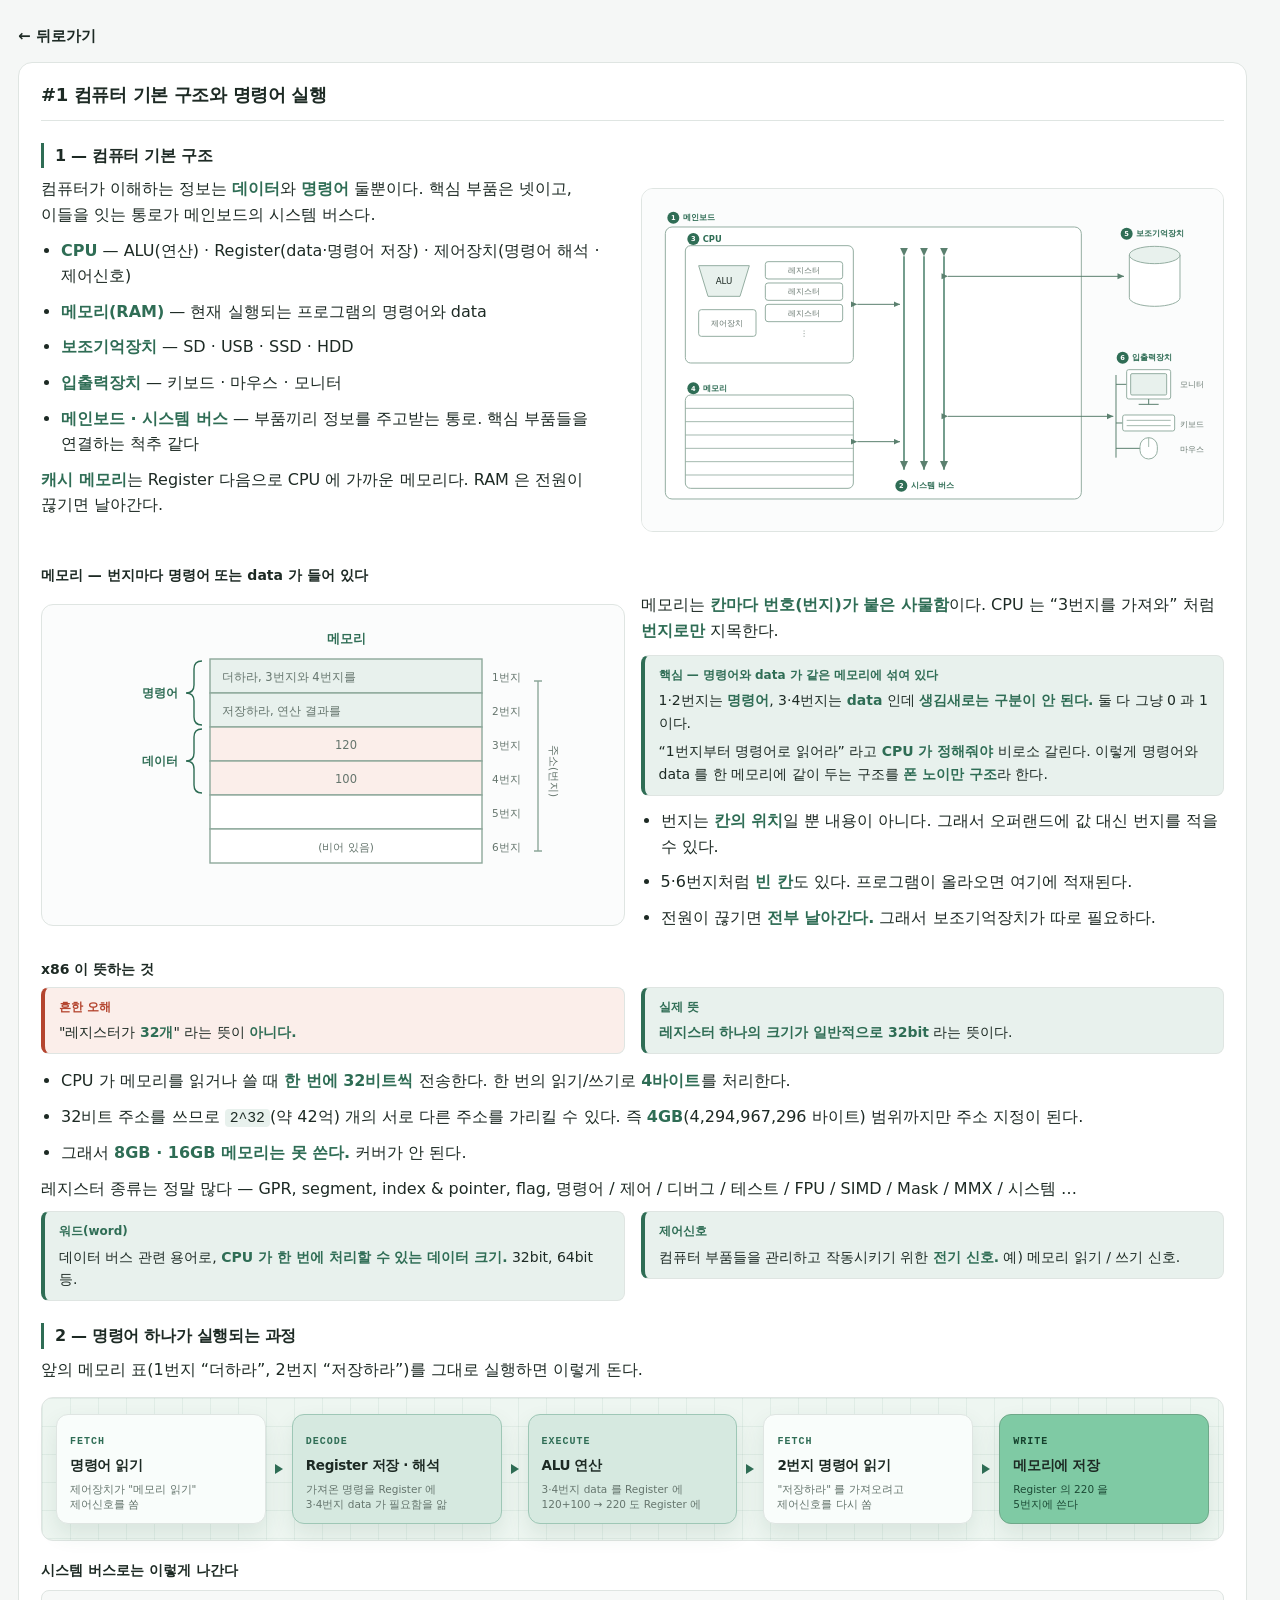
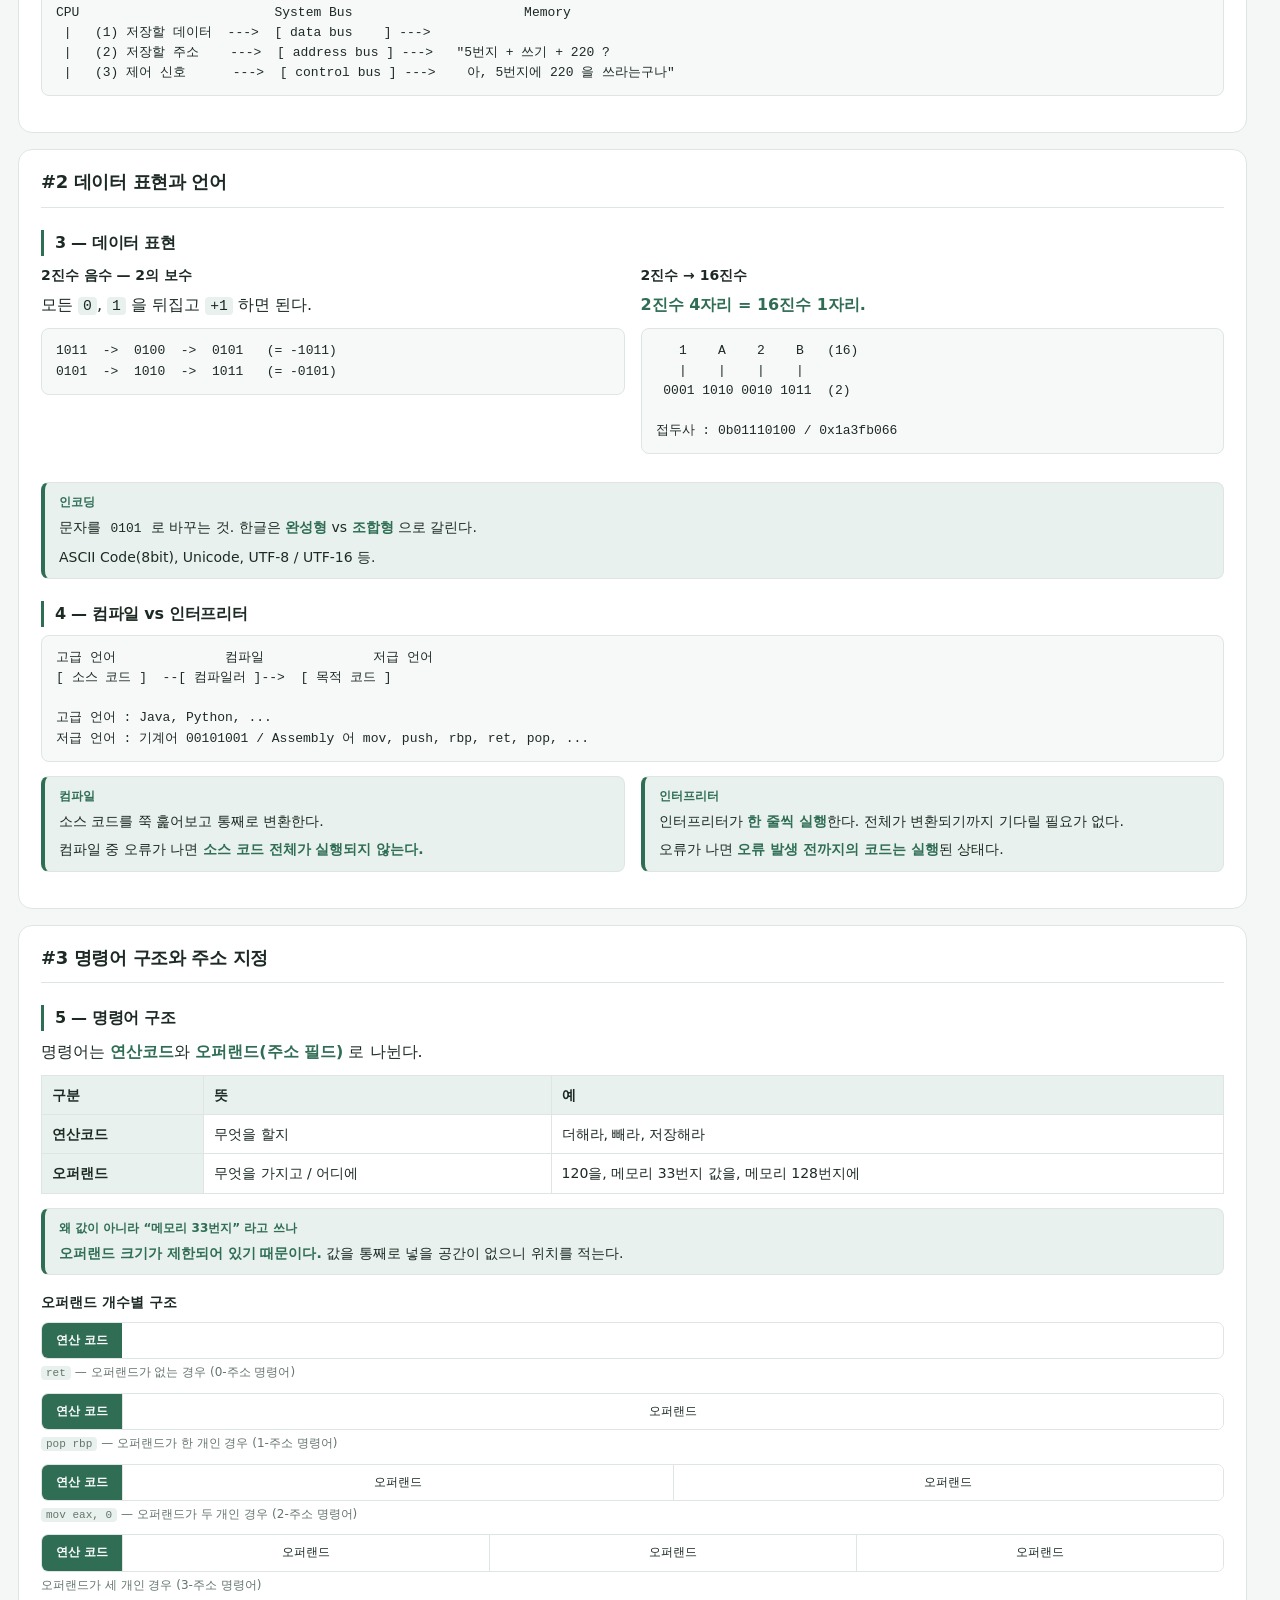
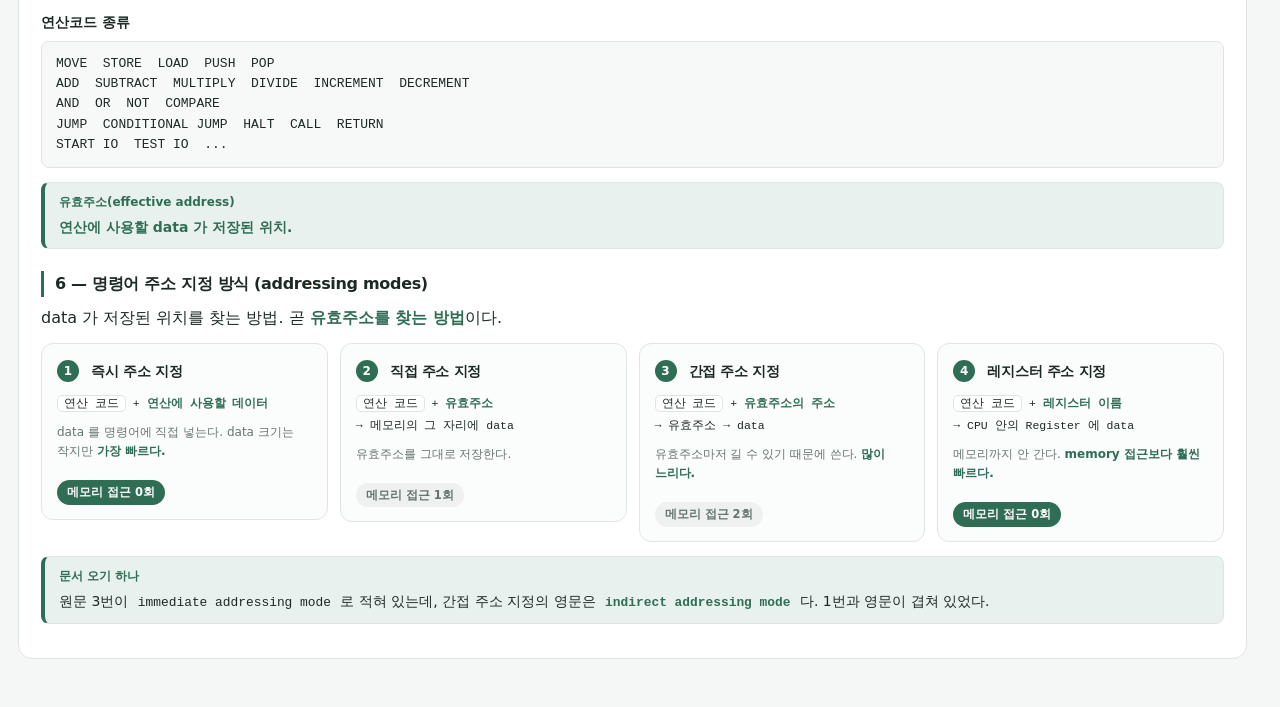
<file: architecture.html>
<!DOCTYPE html>
<html lang="ko">

<head>
    <meta charset="utf-8">
    <meta name="viewport" content="width=device-width, initial-scale=1">
    <title>Computer Architecture &amp; OS · 백엔드 공부</title>
    <link rel="icon" type="image/svg+xml" href="data:image/svg+xml,%3Csvg%20xmlns%3D%27http%3A%2F%2Fwww.w3.org%2F2000%2Fsvg%27%20viewBox%3D%270%200%2032%2032%27%3E%3Crect%20width%3D%2732%27%20height%3D%2732%27%20rx%3D%277%27%20fill%3D%27%232f6d55%27%2F%3E%3Cg%20fill%3D%27%23ffffff%27%3E%3Crect%20x%3D%277%27%20y%3D%276%27%20width%3D%2718%27%20height%3D%276%27%20rx%3D%272%27%2F%3E%3Crect%20x%3D%277%27%20y%3D%2713%27%20width%3D%2718%27%20height%3D%276%27%20rx%3D%272%27%2F%3E%3Crect%20x%3D%277%27%20y%3D%2720%27%20width%3D%2718%27%20height%3D%276%27%20rx%3D%272%27%2F%3E%3C%2Fg%3E%3Cg%20fill%3D%27%232f6d55%27%3E%3Ccircle%20cx%3D%2710.6%27%20cy%3D%279%27%20r%3D%271.3%27%2F%3E%3Ccircle%20cx%3D%2710.6%27%20cy%3D%2716%27%20r%3D%271.3%27%2F%3E%3Ccircle%20cx%3D%2710.6%27%20cy%3D%2723%27%20r%3D%271.3%27%2F%3E%3C%2Fg%3E%3C%2Fsvg%3E">
    <link rel="stylesheet" href="./style.css">
</head>

<body class="note-page">
    <div class="top-bar">
        <a class="back-link" href="./index.html">&larr; 뒤로가기</a>
    </div>

    <main class="note-flow">

        <!-- ===================================================== -->
        <section class="note">
            <h2>#1 컴퓨터 기본 구조와 명령어 실행</h2>

            <!-- ===== 1 ===== -->
            <h3>1 &mdash; 컴퓨터 기본 구조</h3>
            <div class="side-by-side">
                <div>
                    <p>컴퓨터가 이해하는 정보는 <em>데이터</em>와 <em>명령어</em> 둘뿐이다.
                        핵심 부품은 넷이고, 이들을 잇는 통로가 메인보드의 시스템 버스다.</p>
                    <ul>
                        <li><em>CPU</em> &mdash; ALU(연산) &middot; Register(data·명령어 저장) &middot;
                            제어장치(명령어 해석 &middot; 제어신호)</li>
                        <li><em>메모리(RAM)</em> &mdash; 현재 실행되는 프로그램의 명령어와 data</li>
                        <li><em>보조기억장치</em> &mdash; SD &middot; USB &middot; SSD &middot; HDD</li>
                        <li><em>입출력장치</em> &mdash; 키보드 &middot; 마우스 &middot; 모니터</li>
                        <li><em>메인보드 &middot; 시스템 버스</em> &mdash; 부품끼리 정보를 주고받는 통로.
                            핵심 부품들을 연결하는 척추 같다</li>
                    </ul>
                    <p><em>캐시 메모리</em>는 Register 다음으로 CPU 에 가까운 메모리다.
                        RAM 은 전원이 끊기면 날아간다.</p>
                </div>
                <!-- 메인보드 안의 CPU·메모리와 시스템 버스, 바깥의 보조기억·입출력장치.
                     좁은 화면에서는 글씨가 뭉개지므로 min-width 를 주고 가로로 민다. -->
                <div class="cdiag">
                    <svg viewBox="0 0 840 470" role="img"
                        aria-label="메인보드 안에 CPU 와 메모리가 있고 시스템 버스를 통해 보조기억장치, 입출력장치와 연결된다">
                        <defs>
                            <marker id="ca" markerWidth="8" markerHeight="8" refX="6.5" refY="3"
                                orient="auto" markerUnits="strokeWidth">
                                <path d="M 0 0 L 6.5 3 L 0 6 z" class="ahead" />
                            </marker>
                        </defs>

                        <!-- ① 메인보드 -->
                        <rect x="14" y="36" width="624" height="408" rx="10" class="bd fillw" />
                        <circle cx="26" cy="22" r="9" class="num" />
                        <text x="26" y="25.5" class="numtxt" text-anchor="middle">1</text>
                        <text x="40" y="26" class="ttl">메인보드</text>

                        <!-- ③ CPU -->
                        <rect x="44" y="64" width="252" height="176" rx="8" class="bd fillw" />
                        <circle cx="56" cy="54" r="9" class="num" />
                        <text x="56" y="57.5" class="numtxt" text-anchor="middle">3</text>
                        <text x="70" y="58" class="ttl">CPU</text>

                        <path d="M 64 94 L 140 94 L 126 140 L 78 140 Z" class="bd fillt" />
                        <text x="102" y="122" text-anchor="middle">ALU</text>

                        <rect x="164" y="88" width="116" height="26" rx="4" class="bd fillw" />
                        <text x="222" y="105" text-anchor="middle" class="sm">레지스터</text>
                        <rect x="164" y="120" width="116" height="26" rx="4" class="bd fillw" />
                        <text x="222" y="137" text-anchor="middle" class="sm">레지스터</text>
                        <rect x="164" y="152" width="116" height="26" rx="4" class="bd fillw" />
                        <text x="222" y="169" text-anchor="middle" class="sm">레지스터</text>
                        <text x="222" y="200" text-anchor="middle" class="sm">&#8942;</text>

                        <rect x="64" y="160" width="86" height="40" rx="4" class="bd fillw" />
                        <text x="107" y="184" text-anchor="middle" class="sm">제어장치</text>

                        <!-- ④ 메모리 -->
                        <rect x="44" y="288" width="252" height="140" rx="8" class="bd fillw" />
                        <circle cx="56" cy="278" r="9" class="num" />
                        <text x="56" y="281.5" class="numtxt" text-anchor="middle">4</text>
                        <text x="70" y="282" class="ttl">메모리</text>
                        <path d="M 44 308 H 296 M 44 328 H 296 M 44 348 H 296
                                 M 44 368 H 296 M 44 388 H 296 M 44 408 H 296" class="cell" />

                        <!-- ② 시스템 버스 -->
                        <path d="M 372 80 V 400" class="bus" marker-start="url(#ca)" marker-end="url(#ca)" />
                        <path d="M 402 80 V 400" class="bus" marker-start="url(#ca)" marker-end="url(#ca)" />
                        <path d="M 432 80 V 400" class="bus" marker-start="url(#ca)" marker-end="url(#ca)" />
                        <circle cx="368" cy="424" r="9" class="num" />
                        <text x="368" y="427.5" class="numtxt" text-anchor="middle">2</text>
                        <text x="382" y="428" class="ttl">시스템 버스</text>

                        <!-- CPU · 메모리 ↔ 버스 -->
                        <path d="M 302 152 H 366" class="ln" marker-start="url(#ca)" marker-end="url(#ca)" />
                        <path d="M 302 358 H 366" class="ln" marker-start="url(#ca)" marker-end="url(#ca)" />

                        <!-- 버스 ↔ 바깥 장치 -->
                        <path d="M 438 110 H 702" class="ln" marker-start="url(#ca)" marker-end="url(#ca)" />
                        <path d="M 438 320 H 686" class="ln" marker-start="url(#ca)" marker-end="url(#ca)" />
                        <path d="M 690 258 V 382" class="ln" />
                        <path d="M 690 272 H 706 M 690 330 H 700 M 690 368 H 726" class="ln" />

                        <!-- ⑤ 보조기억장치 -->
                        <path d="M 710 78 V 142 a 38 13 0 0 0 76 0 V 78" class="bd fillw" />
                        <ellipse cx="748" cy="78" rx="38" ry="13" class="bd fillt" />
                        <circle cx="706" cy="46" r="9" class="num" />
                        <text x="706" y="49.5" class="numtxt" text-anchor="middle">5</text>
                        <text x="720" y="50" class="ttl">보조기억장치</text>

                        <!-- ⑥ 입출력장치 -->
                        <circle cx="700" cy="232" r="9" class="num" />
                        <text x="700" y="235.5" class="numtxt" text-anchor="middle">6</text>
                        <text x="714" y="236" class="ttl">입출력장치</text>

                        <rect x="706" y="250" width="66" height="44" rx="3" class="bd fillw" />
                        <rect x="712" y="256" width="54" height="32" rx="2" class="bd fillt" />
                        <path d="M 739 294 V 302 M 724 302 H 754" class="ln" />
                        <text x="786" y="276" class="sm">모니터</text>

                        <rect x="700" y="318" width="78" height="24" rx="3" class="bd fillw" />
                        <path d="M 706 326 H 772 M 706 334 H 772" class="cell" />
                        <text x="786" y="336" class="sm">키보드</text>

                        <rect x="726" y="352" width="26" height="32" rx="13" class="bd fillw" />
                        <path d="M 739 352 V 366" class="cell" />
                        <text x="786" y="374" class="sm">마우스</text>
                    </svg>
                </div>
            </div>

            <h4>메모리 &mdash; 번지마다 명령어 또는 data 가 들어 있다</h4>
            <div class="side-by-side">
                <div class="cdiag mem">
                    <svg viewBox="0 0 470 292" role="img"
                        aria-label="메모리 1~6번지. 1·2번지에 명령어, 3·4번지에 데이터가 들어 있다">
                        <text x="248" y="24" text-anchor="middle" class="ttl">메모리</text>

                        <!-- 1 · 2 번지 : 명령어 -->
                        <rect x="112" y="40" width="272" height="34" class="bd cmd" />
                        <text x="124" y="62" class="sm">더하라, 3번지와 4번지를</text>
                        <rect x="112" y="74" width="272" height="34" class="bd cmd" />
                        <text x="124" y="96" class="sm">저장하라, 연산 결과를</text>

                        <!-- 3 · 4 번지 : 데이터 -->
                        <rect x="112" y="108" width="272" height="34" class="bd dat" />
                        <text x="248" y="130" text-anchor="middle" class="sm">120</text>
                        <rect x="112" y="142" width="272" height="34" class="bd dat" />
                        <text x="248" y="164" text-anchor="middle" class="sm">100</text>

                        <!-- 5 · 6 번지 : 빈 칸 -->
                        <rect x="112" y="176" width="272" height="34" class="bd fillw" />
                        <rect x="112" y="210" width="272" height="34" class="bd fillw" />
                        <text x="248" y="232" text-anchor="middle" class="xs">(비어 있음)</text>

                        <!-- 번지 -->
                        <text x="394" y="62" class="xs">1번지</text>
                        <text x="394" y="96" class="xs">2번지</text>
                        <text x="394" y="130" class="xs">3번지</text>
                        <text x="394" y="164" class="xs">4번지</text>
                        <text x="394" y="198" class="xs">5번지</text>
                        <text x="394" y="232" class="xs">6번지</text>

                        <!-- 중괄호 -->
                        <path d="M 104 42 q -8 0 -8 8 V 66 q 0 8 -8 8 q 8 0 8 8 V 98 q 0 8 8 8"
                            class="brace" />
                        <text x="80" y="78" text-anchor="end" class="lbl">명령어</text>
                        <path d="M 104 110 q -8 0 -8 8 V 134 q 0 8 -8 8 q 8 0 8 8 V 166 q 0 8 8 8"
                            class="brace" />
                        <text x="80" y="146" text-anchor="end" class="lbl">데이터</text>

                        <!-- 주소는 번지를 가리킨다 -->
                        <path d="M 440 62 V 232" class="addr" />
                        <path d="M 436 62 H 444 M 436 232 H 444" class="addr" />
                        <text x="452" y="152" class="xs" transform="rotate(90 452 152)"
                            text-anchor="middle">주소(번지)</text>
                    </svg>
                </div>

                <div>
                    <p>메모리는 <em>칸마다 번호(번지)가 붙은 사물함</em>이다.
                        CPU 는 &ldquo;3번지를 가져와&rdquo; 처럼 <em>번지로만</em> 지목한다.</p>
                    <div class="callout">
                        <span class="tag">핵심 &mdash; 명령어와 data 가 같은 메모리에 섞여 있다</span>
                        <p>1·2번지는 <em>명령어</em>, 3·4번지는 <em>data</em> 인데
                            <em>생김새로는 구분이 안 된다.</em> 둘 다 그냥 0 과 1 이다.</p>
                        <p>&ldquo;1번지부터 명령어로 읽어라&rdquo; 라고 <em>CPU 가 정해줘야</em> 비로소 갈린다.
                            이렇게 명령어와 data 를 한 메모리에 같이 두는 구조를
                            <em>폰 노이만 구조</em>라 한다.</p>
                    </div>
                    <ul>
                        <li>번지는 <em>칸의 위치</em>일 뿐 내용이 아니다.
                            그래서 오퍼랜드에 값 대신 번지를 적을 수 있다.</li>
                        <li>5·6번지처럼 <em>빈 칸</em>도 있다. 프로그램이 올라오면 여기에 적재된다.</li>
                        <li>전원이 끊기면 <em>전부 날아간다.</em> 그래서 보조기억장치가 따로 필요하다.</li>
                    </ul>
                </div>
            </div>

            <h4>x86 이 뜻하는 것</h4>
            <div class="side-by-side">
                <div class="callout bad">
                    <span class="tag">흔한 오해</span>
                    <p>"레지스터가 <em>32개</em>" 라는 뜻이 <em>아니다.</em></p>
                </div>
                <div class="callout">
                    <span class="tag">실제 뜻</span>
                    <p><em>레지스터 하나의 크기가 일반적으로 32bit</em> 라는 뜻이다.</p>
                </div>
            </div>
            <ul>
                <li>CPU 가 메모리를 읽거나 쓸 때 <em>한 번에 32비트씩</em> 전송한다.
                    한 번의 읽기/쓰기로 <em>4바이트</em>를 처리한다.</li>
                <li>32비트 주소를 쓰므로 <code>2^32</code>(약 42억) 개의 서로 다른 주소를 가리킬 수 있다.
                    즉 <em>4GB</em>(4,294,967,296 바이트) 범위까지만 주소 지정이 된다.</li>
                <li>그래서 <em>8GB · 16GB 메모리는 못 쓴다.</em> 커버가 안 된다.</li>
            </ul>
            <p>레지스터 종류는 정말 많다 &mdash; GPR, segment, index &amp; pointer, flag,
                명령어 / 제어 / 디버그 / 테스트 / FPU / SIMD / Mask / MMX / 시스템 &hellip;</p>

            <div class="side-by-side">
                <div class="callout">
                    <span class="tag">워드(word)</span>
                    <p>데이터 버스 관련 용어로, <em>CPU 가 한 번에 처리할 수 있는 데이터 크기.</em>
                        32bit, 64bit 등.</p>
                </div>
                <div class="callout">
                    <span class="tag">제어신호</span>
                    <p>컴퓨터 부품들을 관리하고 작동시키기 위한 <em>전기 신호.</em>
                        예) 메모리 읽기 / 쓰기 신호.</p>
                </div>
            </div>

            <!-- ===== 2 ===== -->
            <h3>2 &mdash; 명령어 하나가 실행되는 과정</h3>
            <p>앞의 메모리 표(1번지 &ldquo;더하라&rdquo;, 2번지 &ldquo;저장하라&rdquo;)를 그대로 실행하면 이렇게 돈다.</p>

            <div class="route">
                <div class="rnode">
                    <span class="rnode-type">Fetch</span>
                    <strong>명령어 읽기</strong>
                    <small>제어장치가 &quot;메모리 읽기&quot;<br>제어신호를 쏨</small>
                </div>
                <div class="rnode k">
                    <span class="rnode-type">Decode</span>
                    <strong>Register 저장 &middot; 해석</strong>
                    <small>가져온 명령을 Register 에<br>3·4번지 data 가 필요함을 앎</small>
                </div>
                <div class="rnode k">
                    <span class="rnode-type">Execute</span>
                    <strong>ALU 연산</strong>
                    <small>3·4번지 data 를 Register 에<br>120+100 &rarr; 220 도 Register 에</small>
                </div>
                <div class="rnode">
                    <span class="rnode-type">Fetch</span>
                    <strong>2번지 명령어 읽기</strong>
                    <small>&quot;저장하라&quot; 를 가져오려고<br>제어신호를 다시 쏨</small>
                </div>
                <div class="rnode last">
                    <span class="rnode-type">Write</span>
                    <strong>메모리에 저장</strong>
                    <small>Register 의 220 을<br>5번지에 쓴다</small>
                </div>
            </div>

            <h4>시스템 버스로는 이렇게 나간다</h4>
            <pre class="code"><code>CPU                         System Bus                      Memory
 |   (1) 저장할 데이터  --->  [ data bus    ] --->
 |   (2) 저장할 주소    --->  [ address bus ] --->   "5번지 + 쓰기 + 220 ?
 |   (3) 제어 신호      --->  [ control bus ] --->    아, 5번지에 220 을 쓰라는구나"</code></pre>

            <!-- ===== 3 ===== -->
        </section>

        <section class="note">
            <h2>#2 데이터 표현과 언어</h2>

            <h3>3 &mdash; 데이터 표현</h3>

            <div class="side-by-side">
                <div>
                    <h4>2진수 음수 &mdash; 2의 보수</h4>
                    <p>모든 <code>0</code>, <code>1</code> 을 뒤집고 <code>+1</code> 하면 된다.</p>
                    <pre class="code"><code>1011  ->  0100  ->  0101   (= -1011)
0101  ->  1010  ->  1011   (= -0101)</code></pre>
                </div>
                <div>
                    <h4>2진수 &rarr; 16진수</h4>
                    <p><em>2진수 4자리 = 16진수 1자리.</em></p>
                    <pre class="code"><code>   1    A    2    B   (16)
   |    |    |    |
 0001 1010 0010 1011  (2)

접두사 : 0b01110100 / 0x1a3fb066</code></pre>
                </div>
            </div>

            <div class="callout">
                <span class="tag">인코딩</span>
                <p>문자를 <code>0101</code> 로 바꾸는 것. 한글은 <em>완성형</em> vs <em>조합형</em> 으로 갈린다.</p>
                <p>ASCII Code(8bit), Unicode, UTF-8 / UTF-16 등.</p>
            </div>

            <!-- ===== 4 ===== -->
            <h3>4 &mdash; 컴파일 vs 인터프리터</h3>

            <pre class="code"><code>고급 언어              컴파일              저급 언어
[ 소스 코드 ]  --[ 컴파일러 ]-->  [ 목적 코드 ]

고급 언어 : Java, Python, ...
저급 언어 : 기계어 00101001 / Assembly 어 mov, push, rbp, ret, pop, ...</code></pre>

            <div class="side-by-side">
                <div class="callout">
                    <span class="tag">컴파일</span>
                    <p>소스 코드를 쭉 훑어보고 통째로 변환한다.</p>
                    <p>컴파일 중 오류가 나면 <em>소스 코드 전체가 실행되지 않는다.</em></p>
                </div>
                <div class="callout">
                    <span class="tag">인터프리터</span>
                    <p>인터프리터가 <em>한 줄씩 실행</em>한다. 전체가 변환되기까지 기다릴 필요가 없다.</p>
                    <p>오류가 나면 <em>오류 발생 전까지의 코드는 실행</em>된 상태다.</p>
                </div>
            </div>

            <!-- ===== 5 ===== -->
        </section>

        <section class="note">
            <h2>#3 명령어 구조와 주소 지정</h2>

            <h3>5 &mdash; 명령어 구조</h3>
            <p>명령어는 <em>연산코드</em>와 <em>오퍼랜드(주소 필드)</em> 로 나뉜다.</p>

            <div class="scroll-x">
                <table>
                    <tr>
                        <th>구분</th>
                        <th>뜻</th>
                        <th>예</th>
                    </tr>
                    <tr>
                        <th>연산코드</th>
                        <td>무엇을 할지</td>
                        <td>더해라, 빼라, 저장해라</td>
                    </tr>
                    <tr>
                        <th>오퍼랜드</th>
                        <td>무엇을 가지고 / 어디에</td>
                        <td>120을, 메모리 33번지 값을, 메모리 128번지에</td>
                    </tr>
                </table>
            </div>

            <div class="callout">
                <span class="tag">왜 값이 아니라 &ldquo;메모리 33번지&rdquo; 라고 쓰나</span>
                <p><em>오퍼랜드 크기가 제한되어 있기 때문이다.</em> 값을 통째로 넣을 공간이 없으니
                    위치를 적는다.</p>
            </div>

            <h4>오퍼랜드 개수별 구조</h4>
            <div class="ins"><b>연산 코드</b></div>
            <p class="ins-cap"><code>ret</code> &mdash; 오퍼랜드가 없는 경우 (0-주소 명령어)</p>

            <div class="ins"><b>연산 코드</b><span>오퍼랜드</span></div>
            <p class="ins-cap"><code>pop rbp</code> &mdash; 오퍼랜드가 한 개인 경우 (1-주소 명령어)</p>

            <div class="ins"><b>연산 코드</b><span>오퍼랜드</span><span>오퍼랜드</span></div>
            <p class="ins-cap"><code>mov eax, 0</code> &mdash; 오퍼랜드가 두 개인 경우 (2-주소 명령어)</p>

            <div class="ins"><b>연산 코드</b><span>오퍼랜드</span><span>오퍼랜드</span><span>오퍼랜드</span></div>
            <p class="ins-cap">오퍼랜드가 세 개인 경우 (3-주소 명령어)</p>

            <h4>연산코드 종류</h4>
            <pre class="code"><code>MOVE  STORE  LOAD  PUSH  POP
ADD  SUBTRACT  MULTIPLY  DIVIDE  INCREMENT  DECREMENT
AND  OR  NOT  COMPARE
JUMP  CONDITIONAL JUMP  HALT  CALL  RETURN
START IO  TEST IO  ...</code></pre>

            <div class="callout">
                <span class="tag">유효주소(effective address)</span>
                <p><em>연산에 사용할 data 가 저장된 위치.</em></p>
            </div>

            <!-- ===== 6 ===== -->
            <h3>6 &mdash; 명령어 주소 지정 방식 (addressing modes)</h3>
            <p>data 가 저장된 위치를 찾는 방법. 곧 <em>유효주소를 찾는 방법</em>이다.</p>

            <div class="trio">
                <div class="kind">
                    <span class="kind-no">1</span>
                    <h4>즉시 주소 지정</h4>
                    <div class="kind-flow">
                        <span>연산 코드</span> + <em>연산에 사용할 데이터</em>
                    </div>
                    <p class="kind-desc">data 를 명령어에 직접 넣는다.
                        data 크기는 작지만 <em>가장 빠르다.</em></p>
                    <span class="kind-tag on">메모리 접근 0회</span>
                </div>

                <div class="kind">
                    <span class="kind-no">2</span>
                    <h4>직접 주소 지정</h4>
                    <div class="kind-flow">
                        <span>연산 코드</span> + <em>유효주소</em><br>
                        &rarr; 메모리의 그 자리에 data
                    </div>
                    <p class="kind-desc">유효주소를 그대로 저장한다.</p>
                    <span class="kind-tag">메모리 접근 1회</span>
                </div>

                <div class="kind">
                    <span class="kind-no">3</span>
                    <h4>간접 주소 지정</h4>
                    <div class="kind-flow">
                        <span>연산 코드</span> + <em>유효주소의 주소</em><br>
                        &rarr; 유효주소 &rarr; data
                    </div>
                    <p class="kind-desc">유효주소마저 길 수 있기 때문에 쓴다.
                        <em>많이 느리다.</em></p>
                    <span class="kind-tag">메모리 접근 2회</span>
                </div>

                <div class="kind">
                    <span class="kind-no">4</span>
                    <h4>레지스터 주소 지정</h4>
                    <div class="kind-flow">
                        <span>연산 코드</span> + <em>레지스터 이름</em><br>
                        &rarr; CPU 안의 Register 에 data
                    </div>
                    <p class="kind-desc">메모리까지 안 간다.
                        <em>memory 접근보다 훨씬 빠르다.</em></p>
                    <span class="kind-tag on">메모리 접근 0회</span>
                </div>
            </div>

            <div class="callout">
                <span class="tag">문서 오기 하나</span>
                <p>원문 3번이 <code>immediate addressing mode</code> 로 적혀 있는데,
                    간접 주소 지정의 영문은 <em><code>indirect addressing mode</code></em> 다.
                    1번과 영문이 겹쳐 있었다.</p>
            </div>
        </section>

    </main>
</body>

</html>
</file>
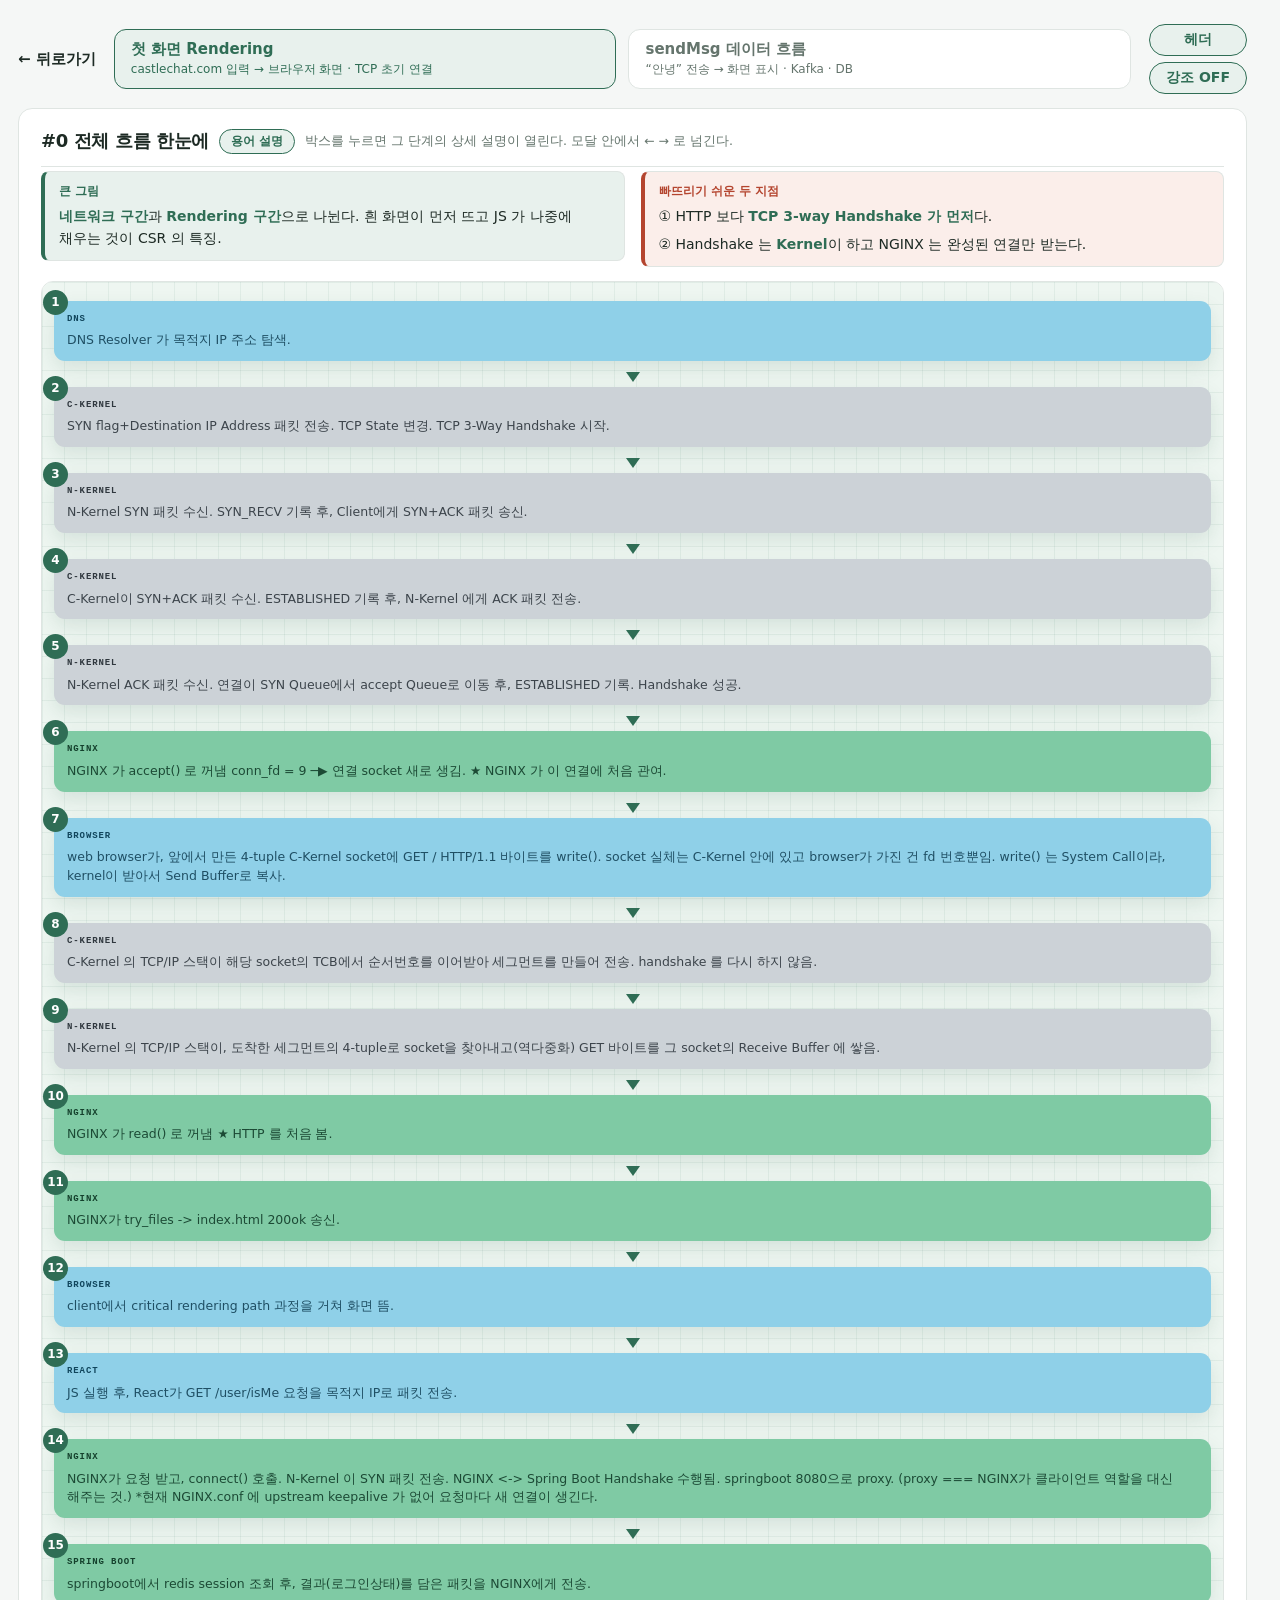
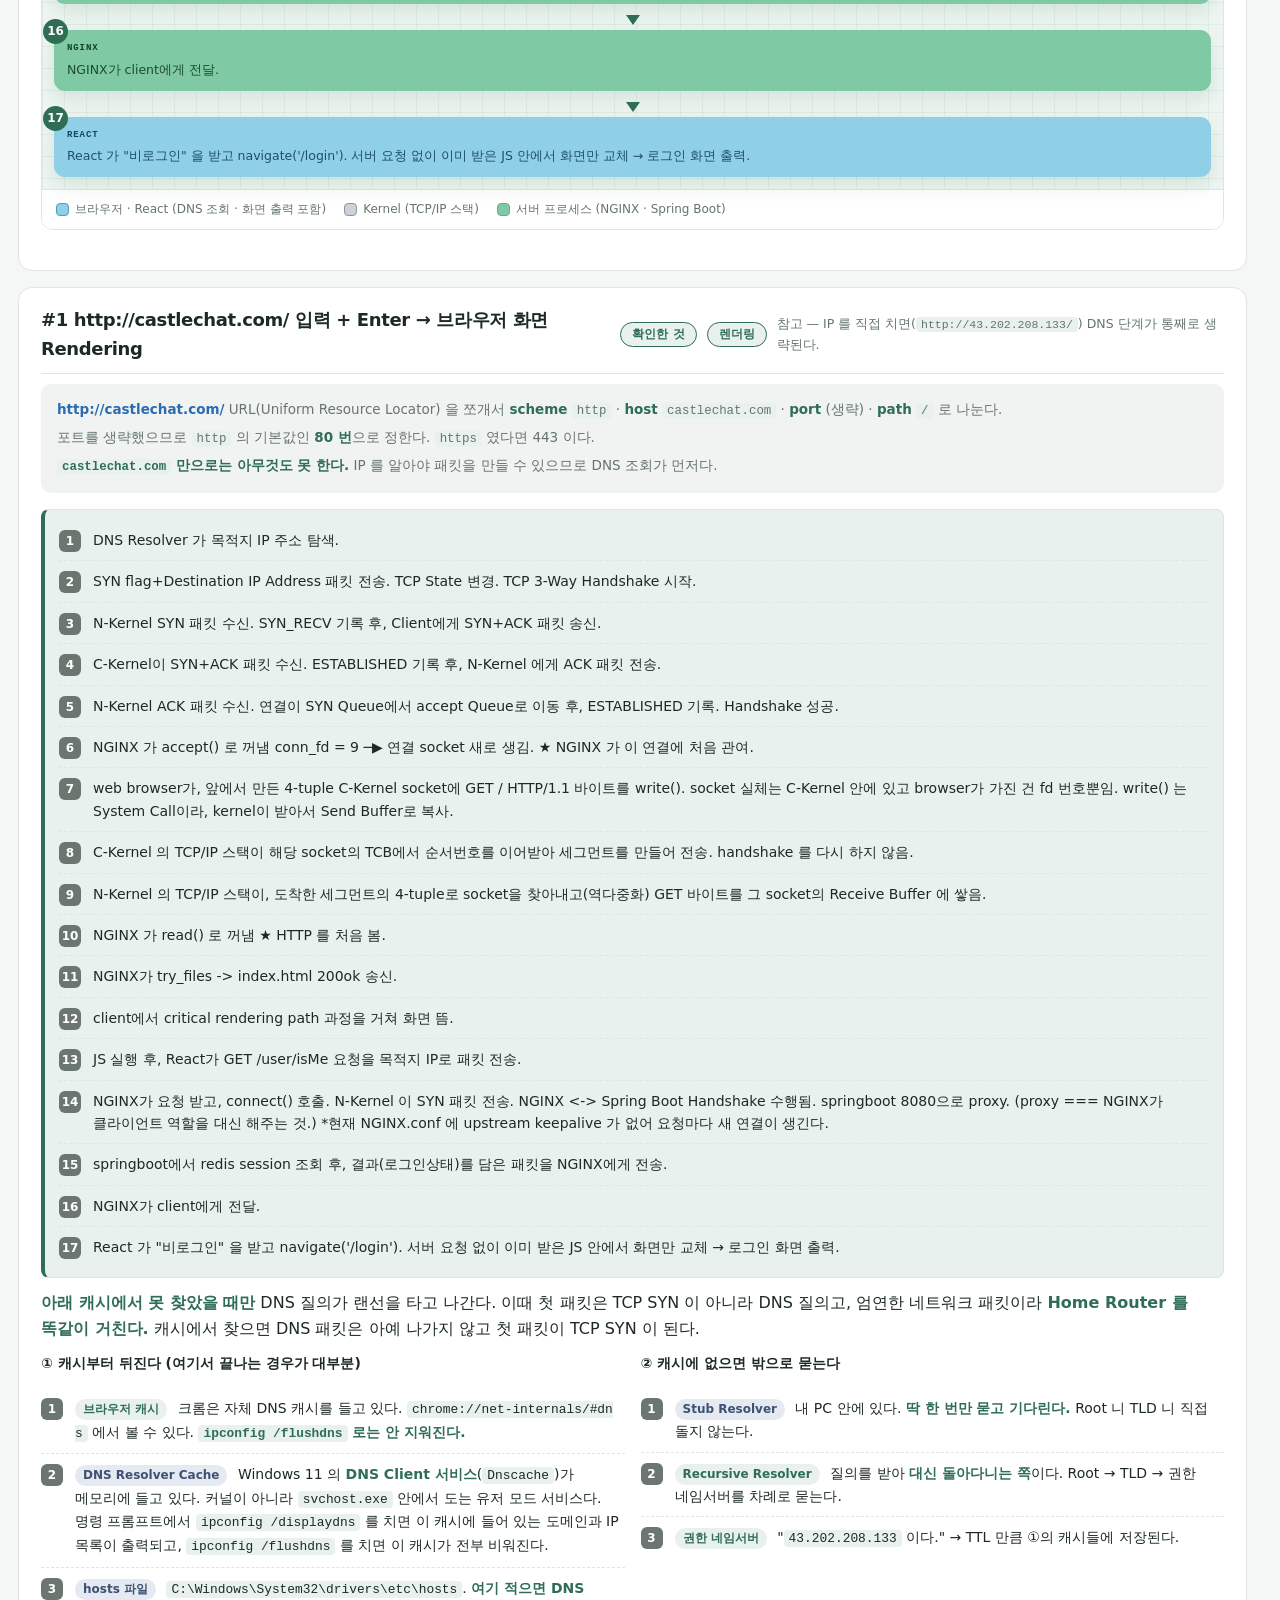
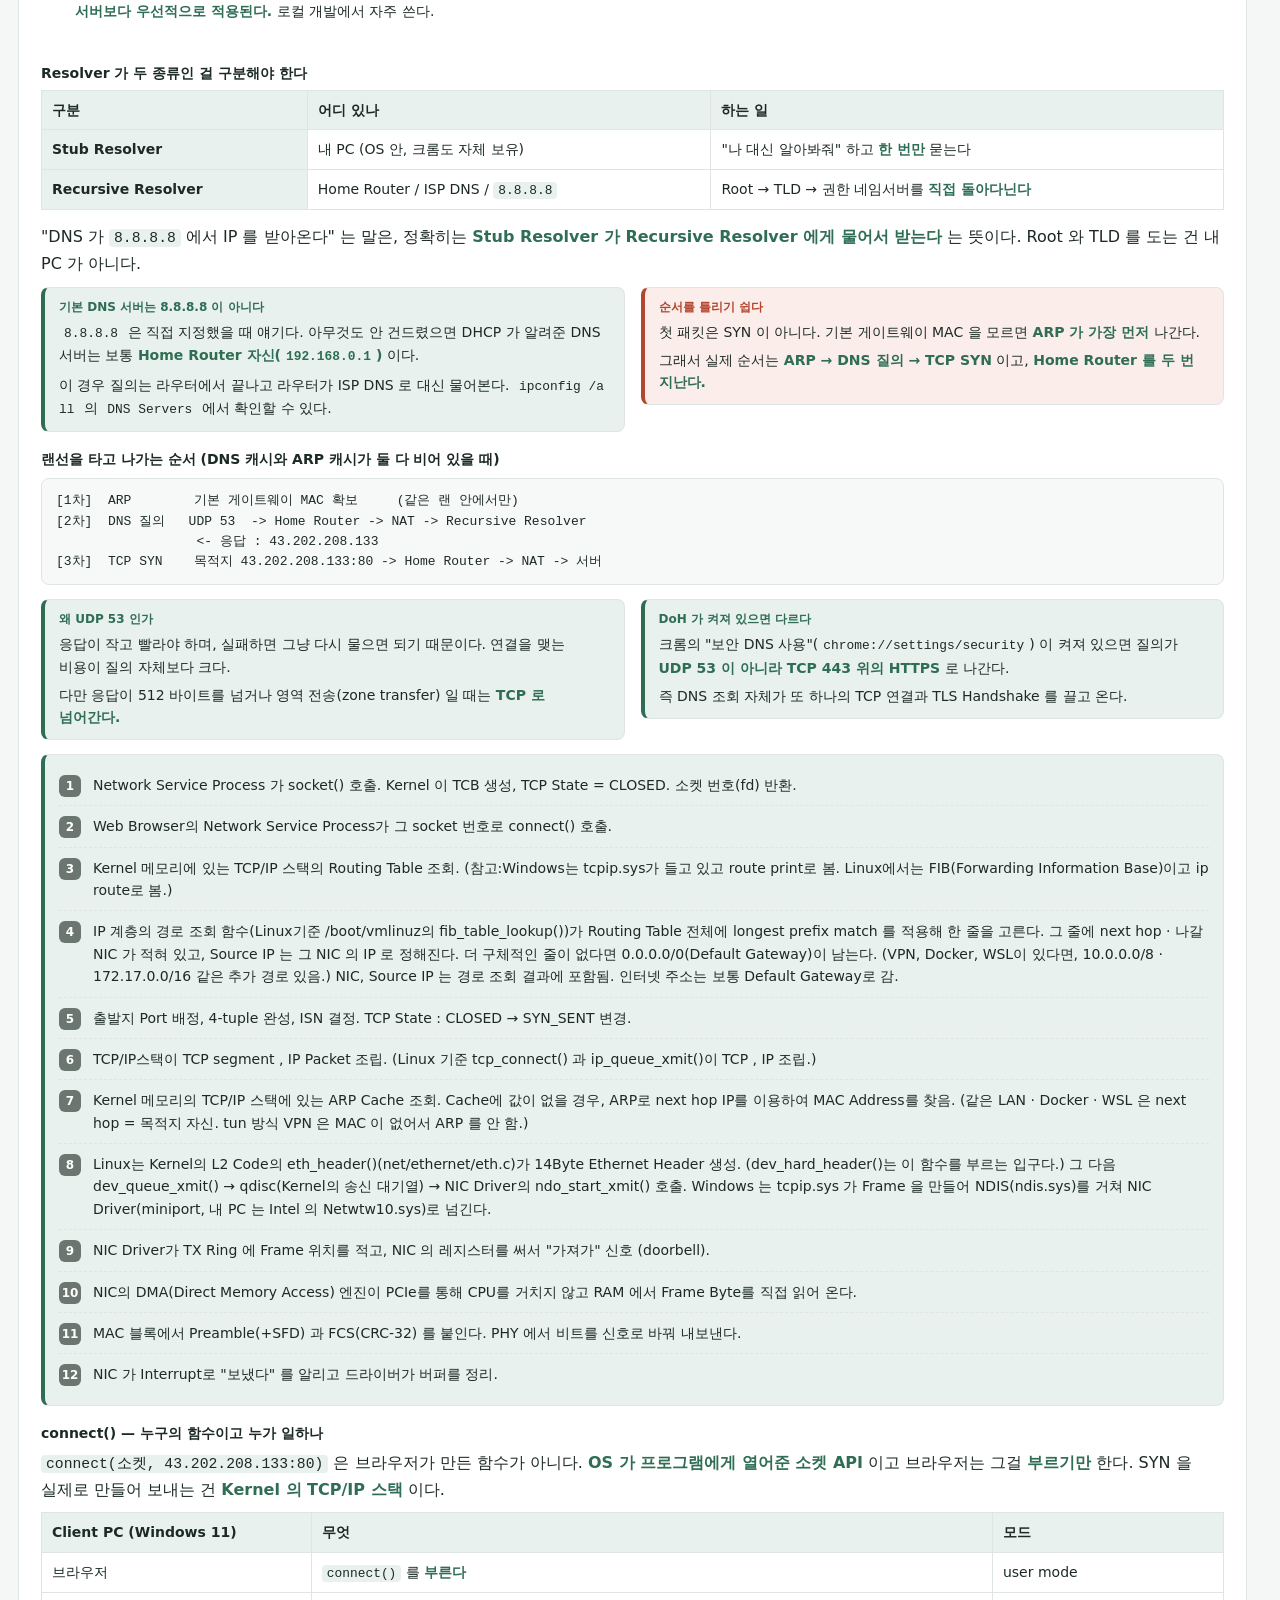
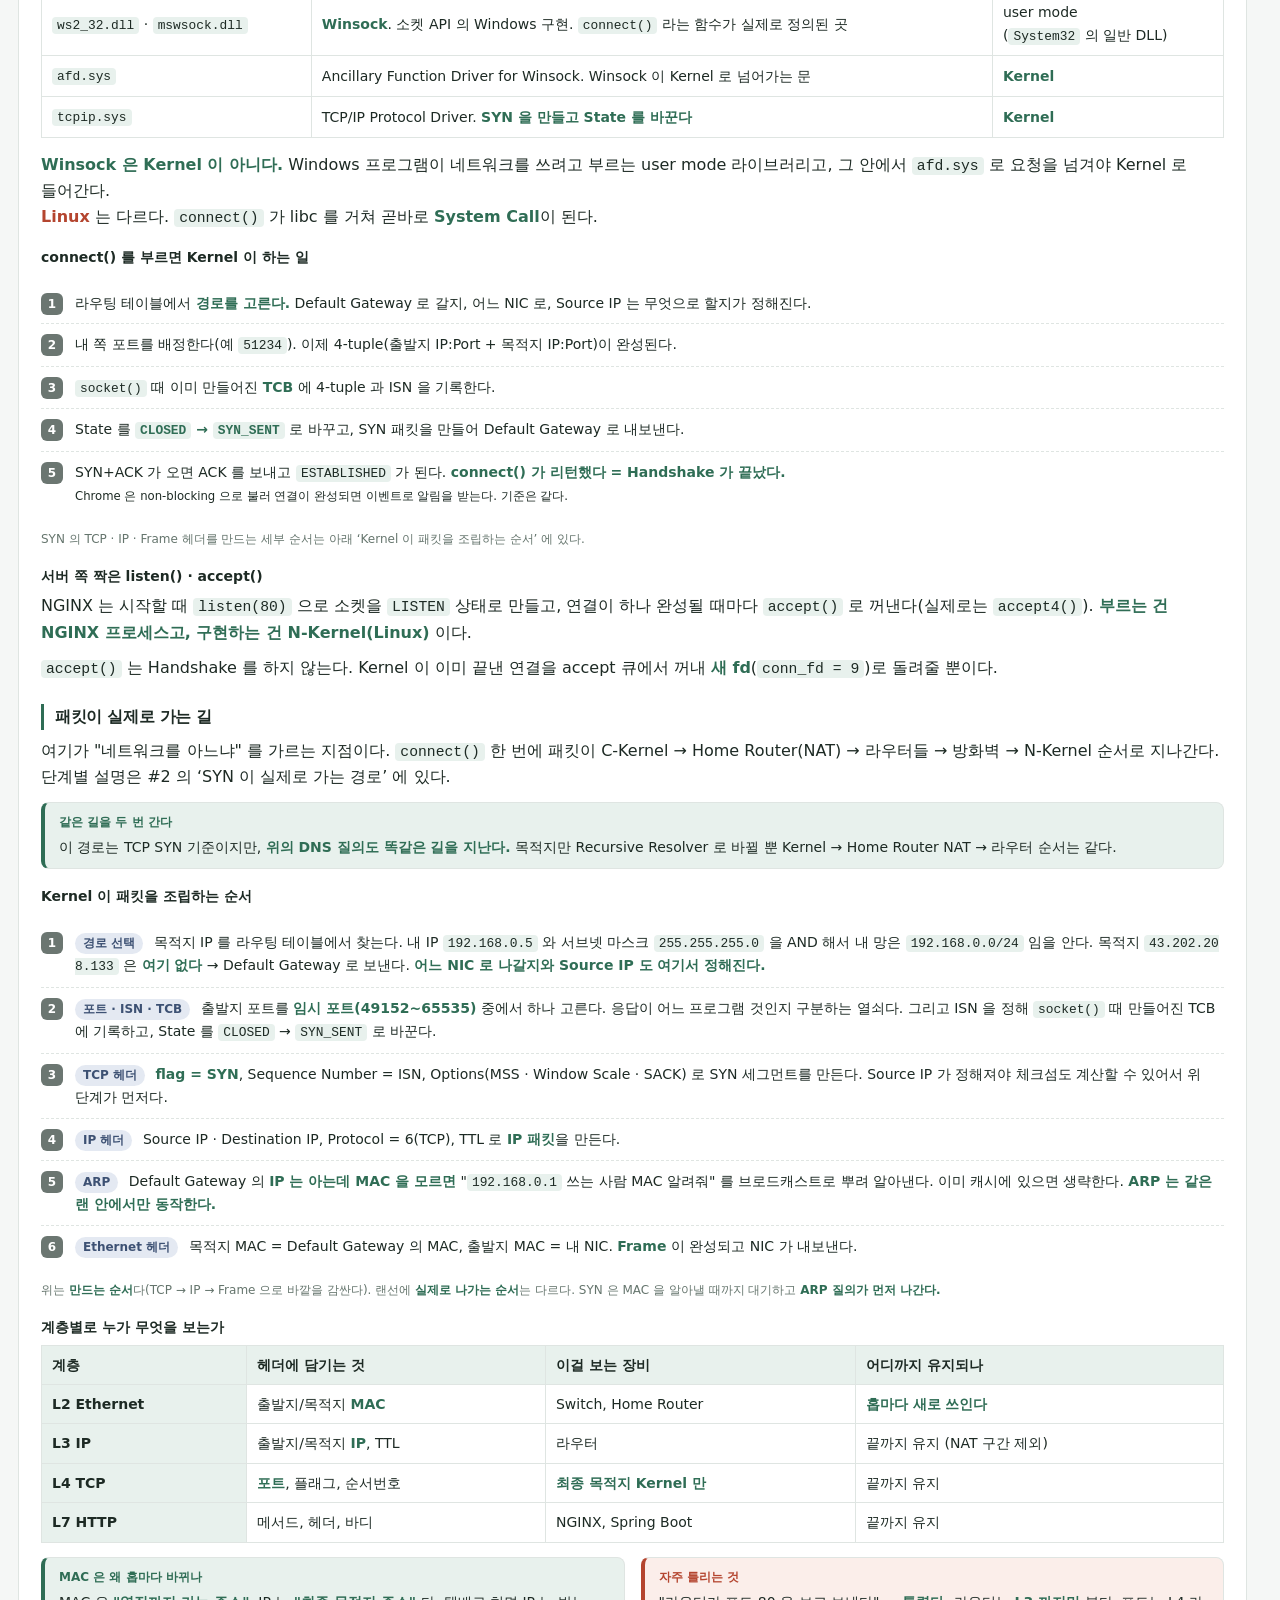
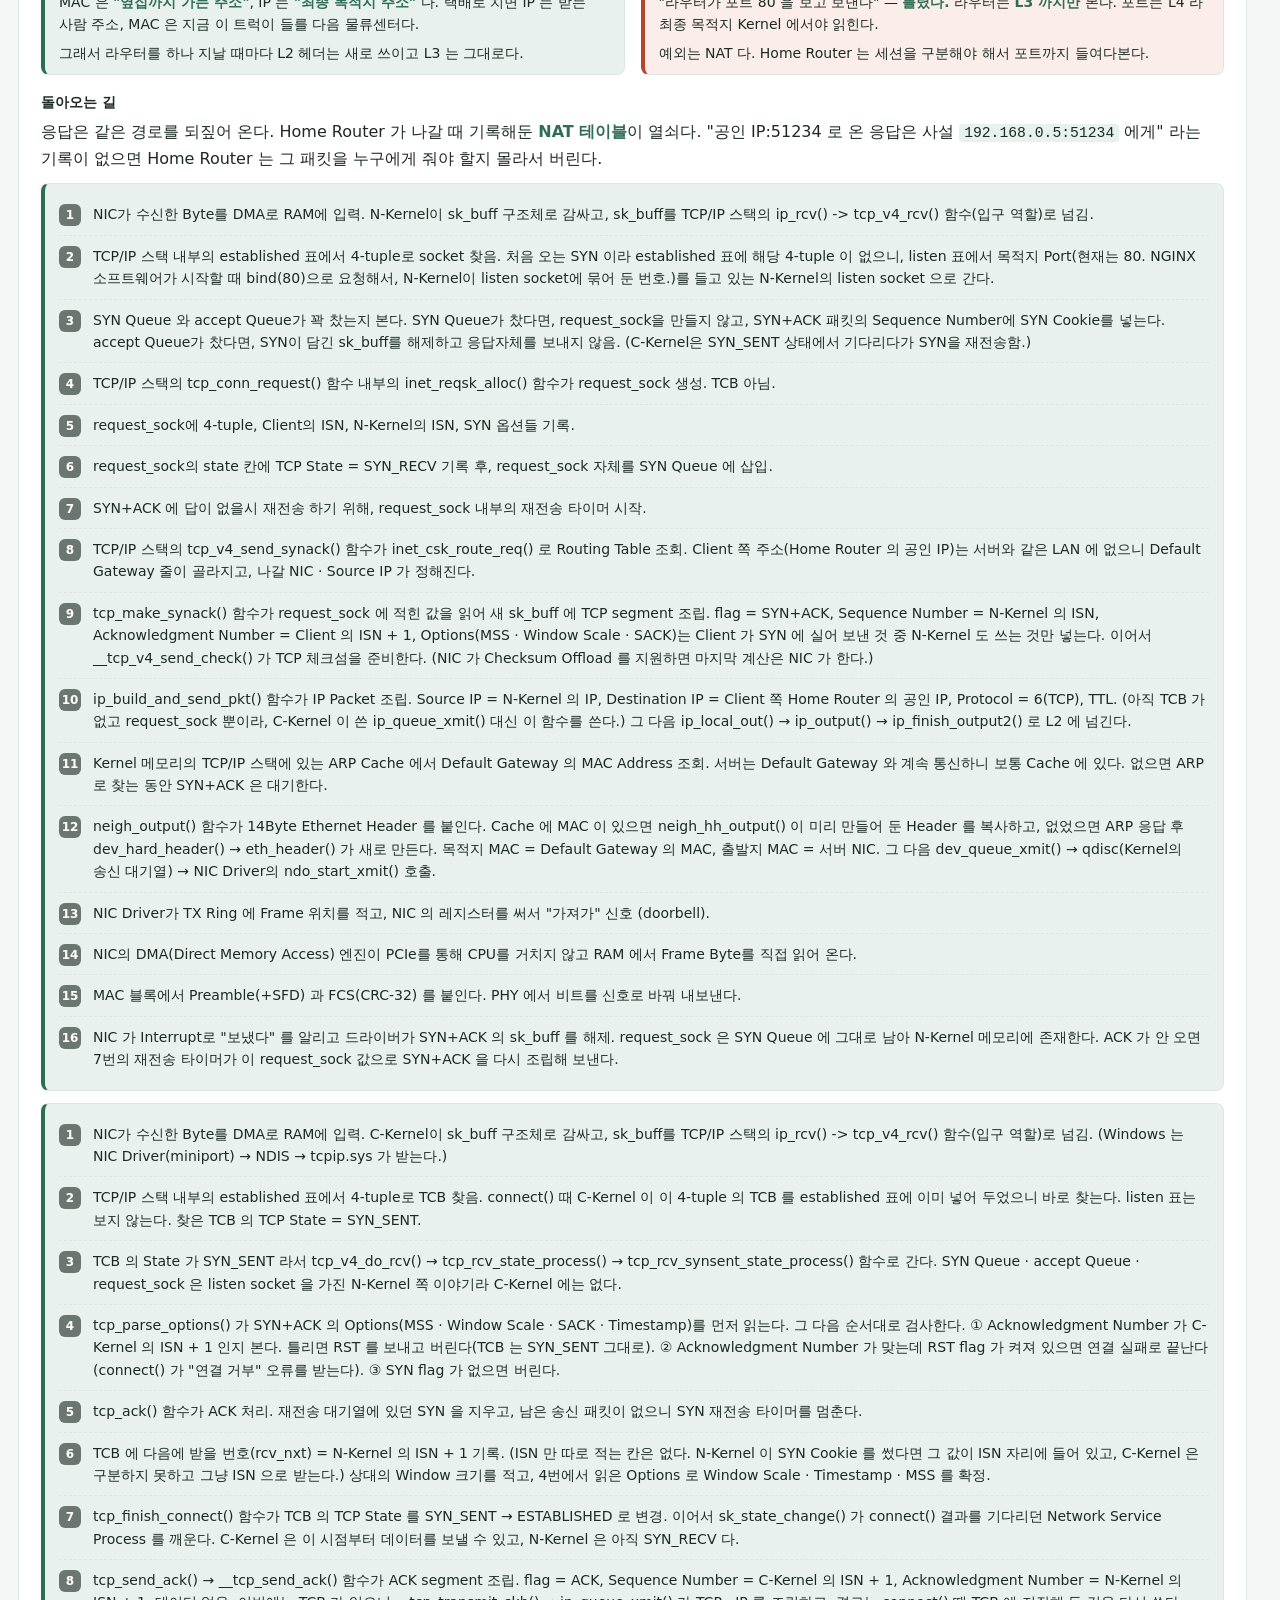
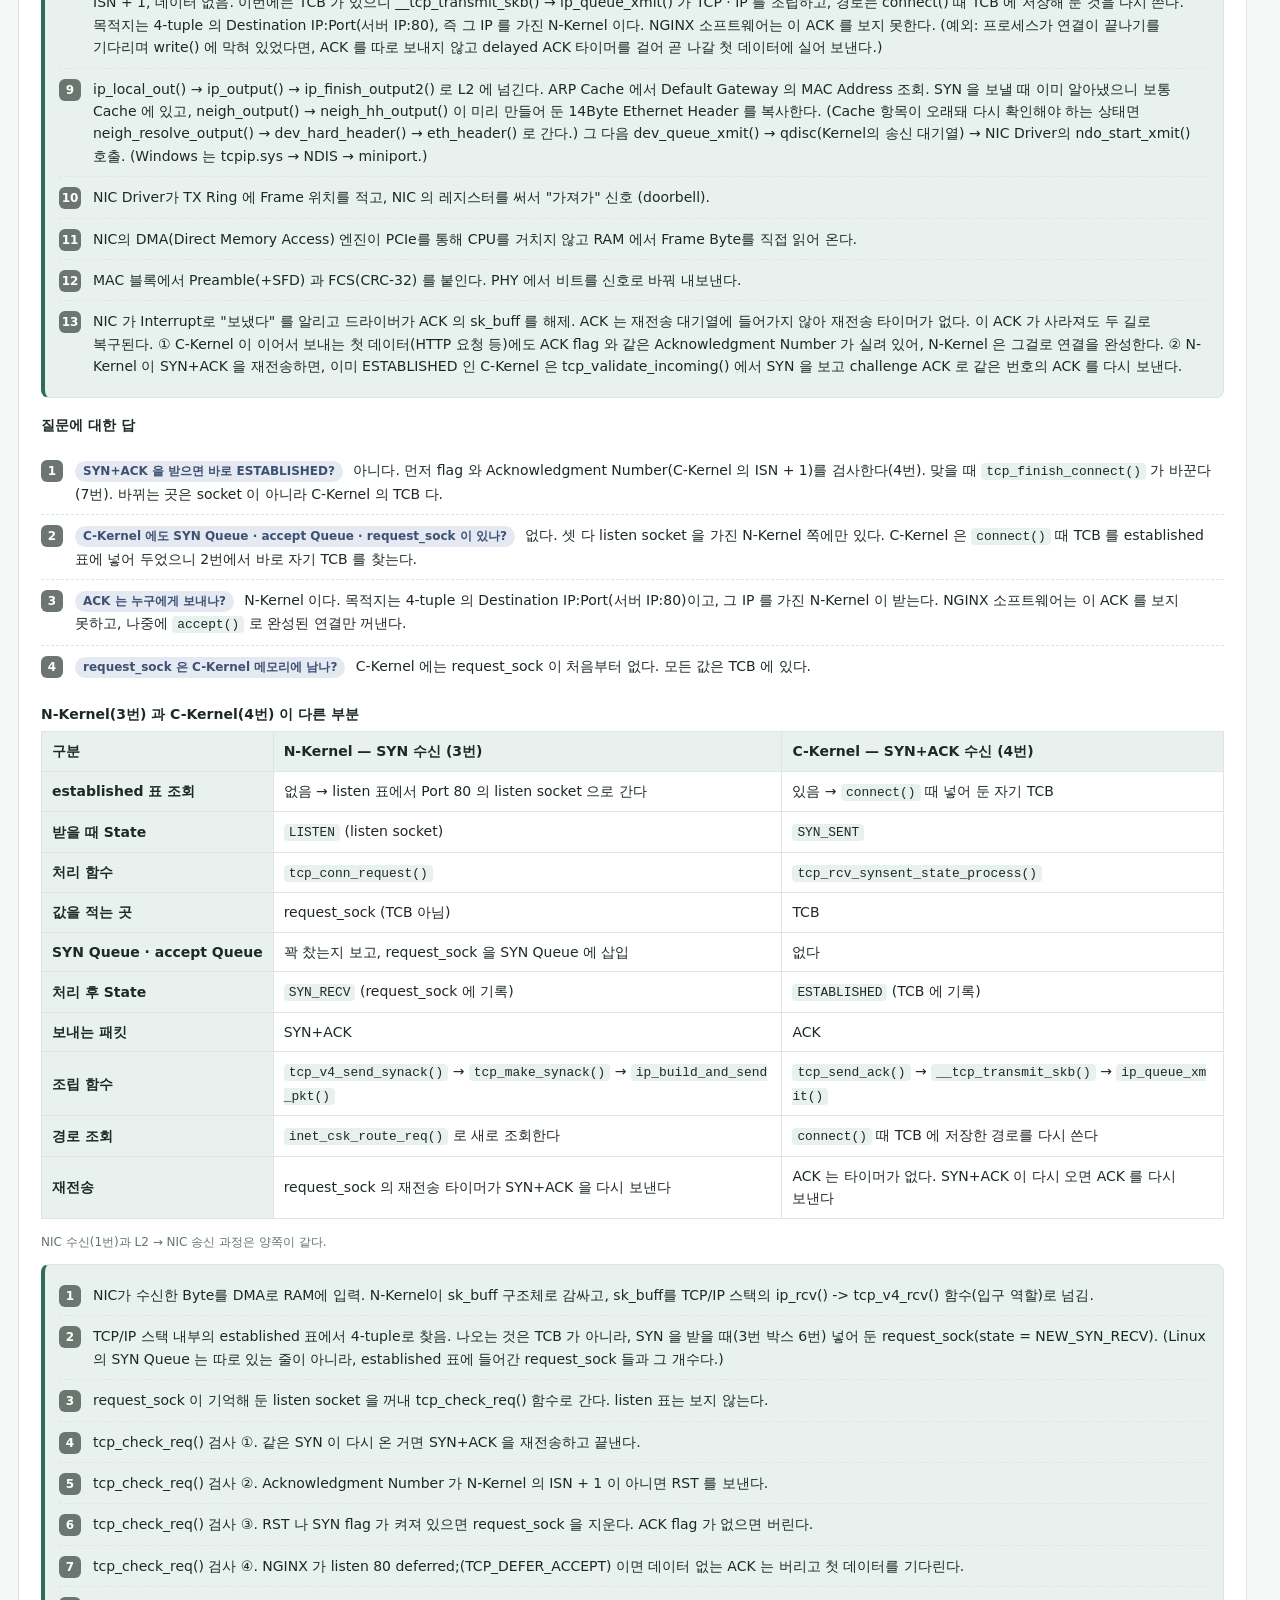
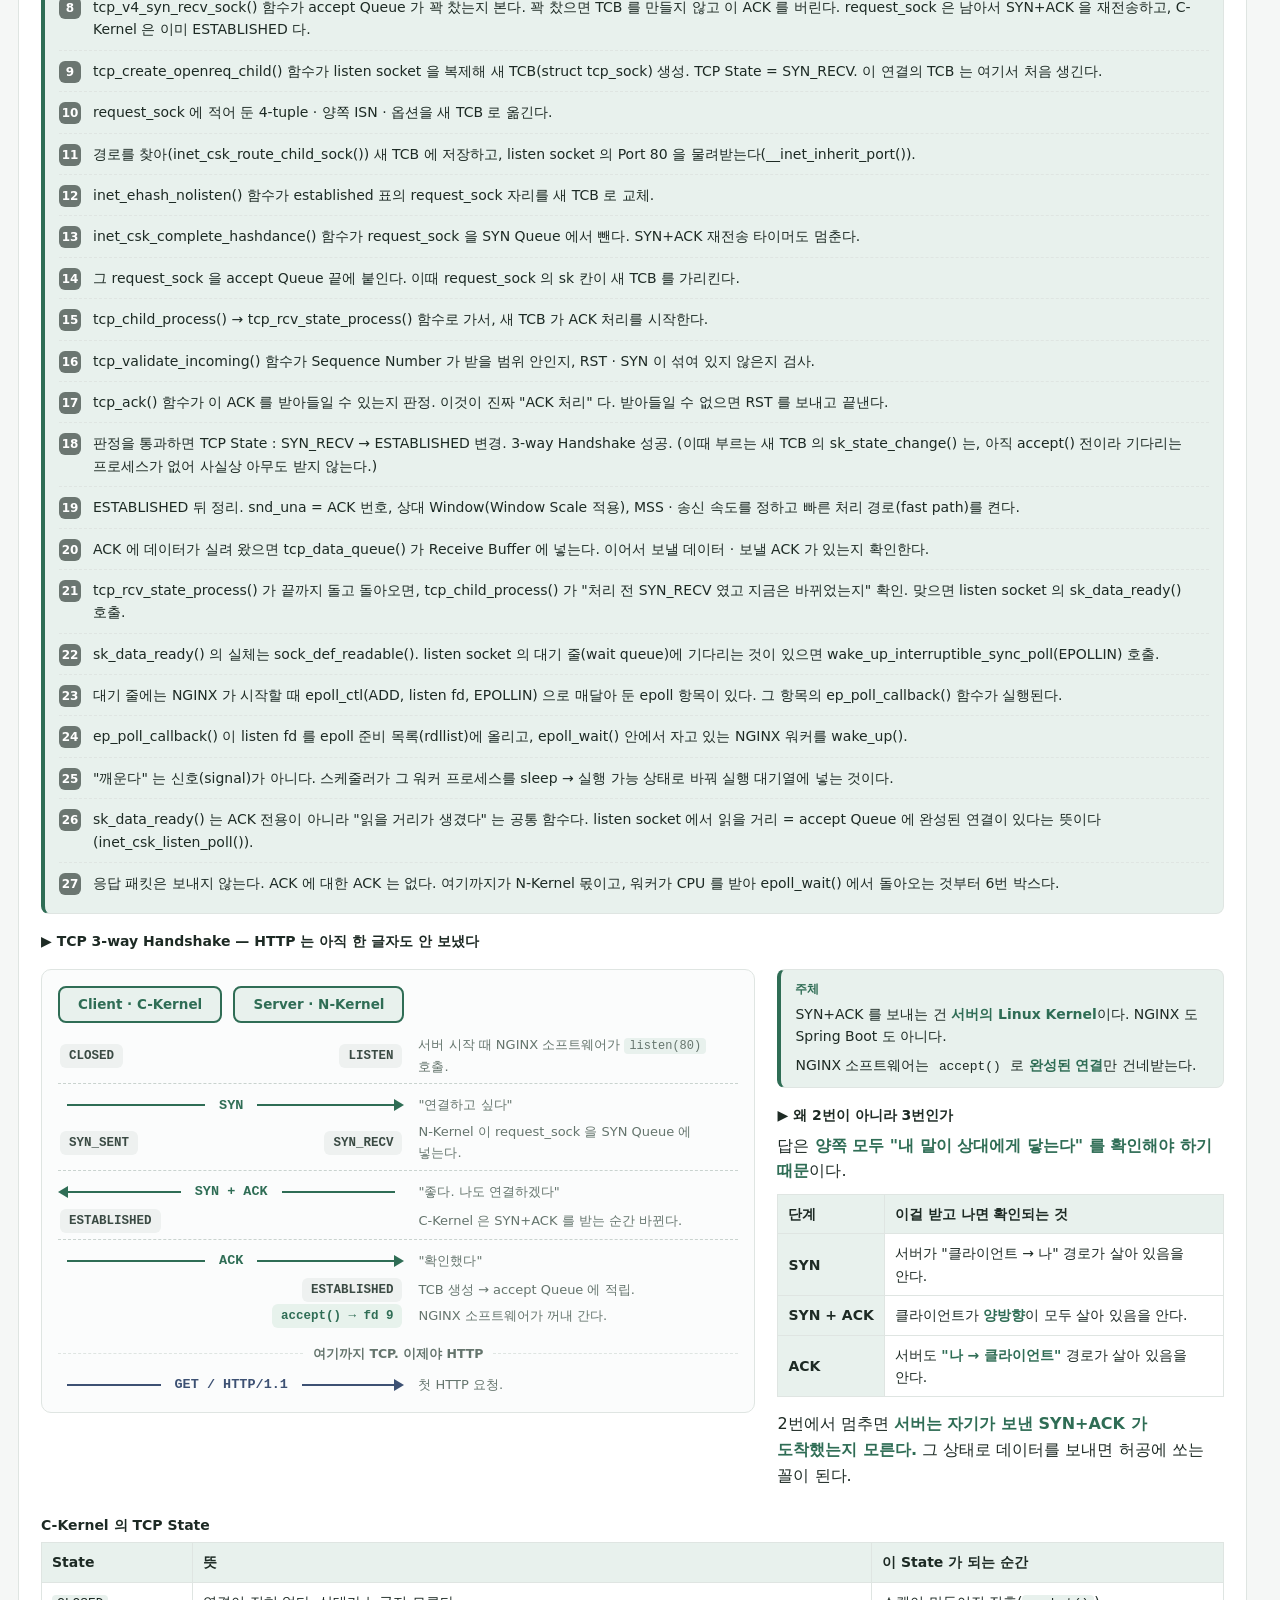
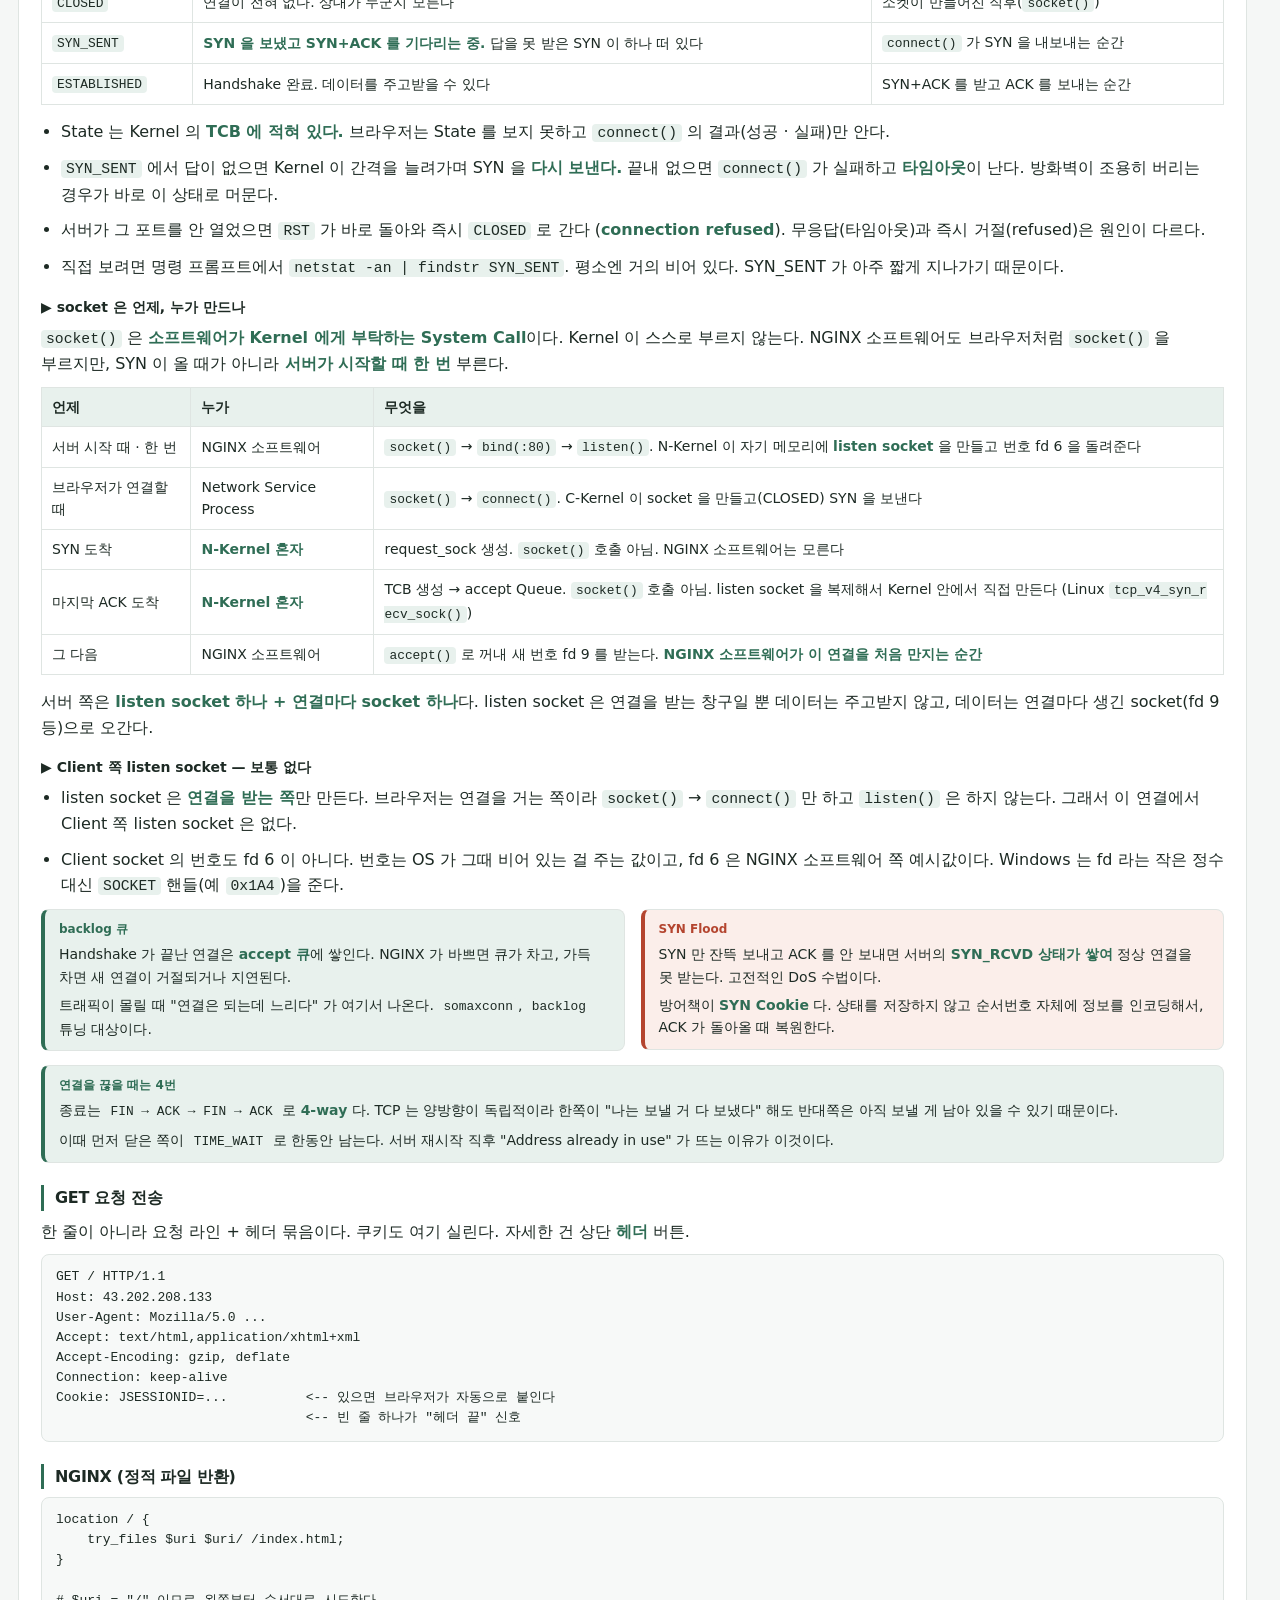
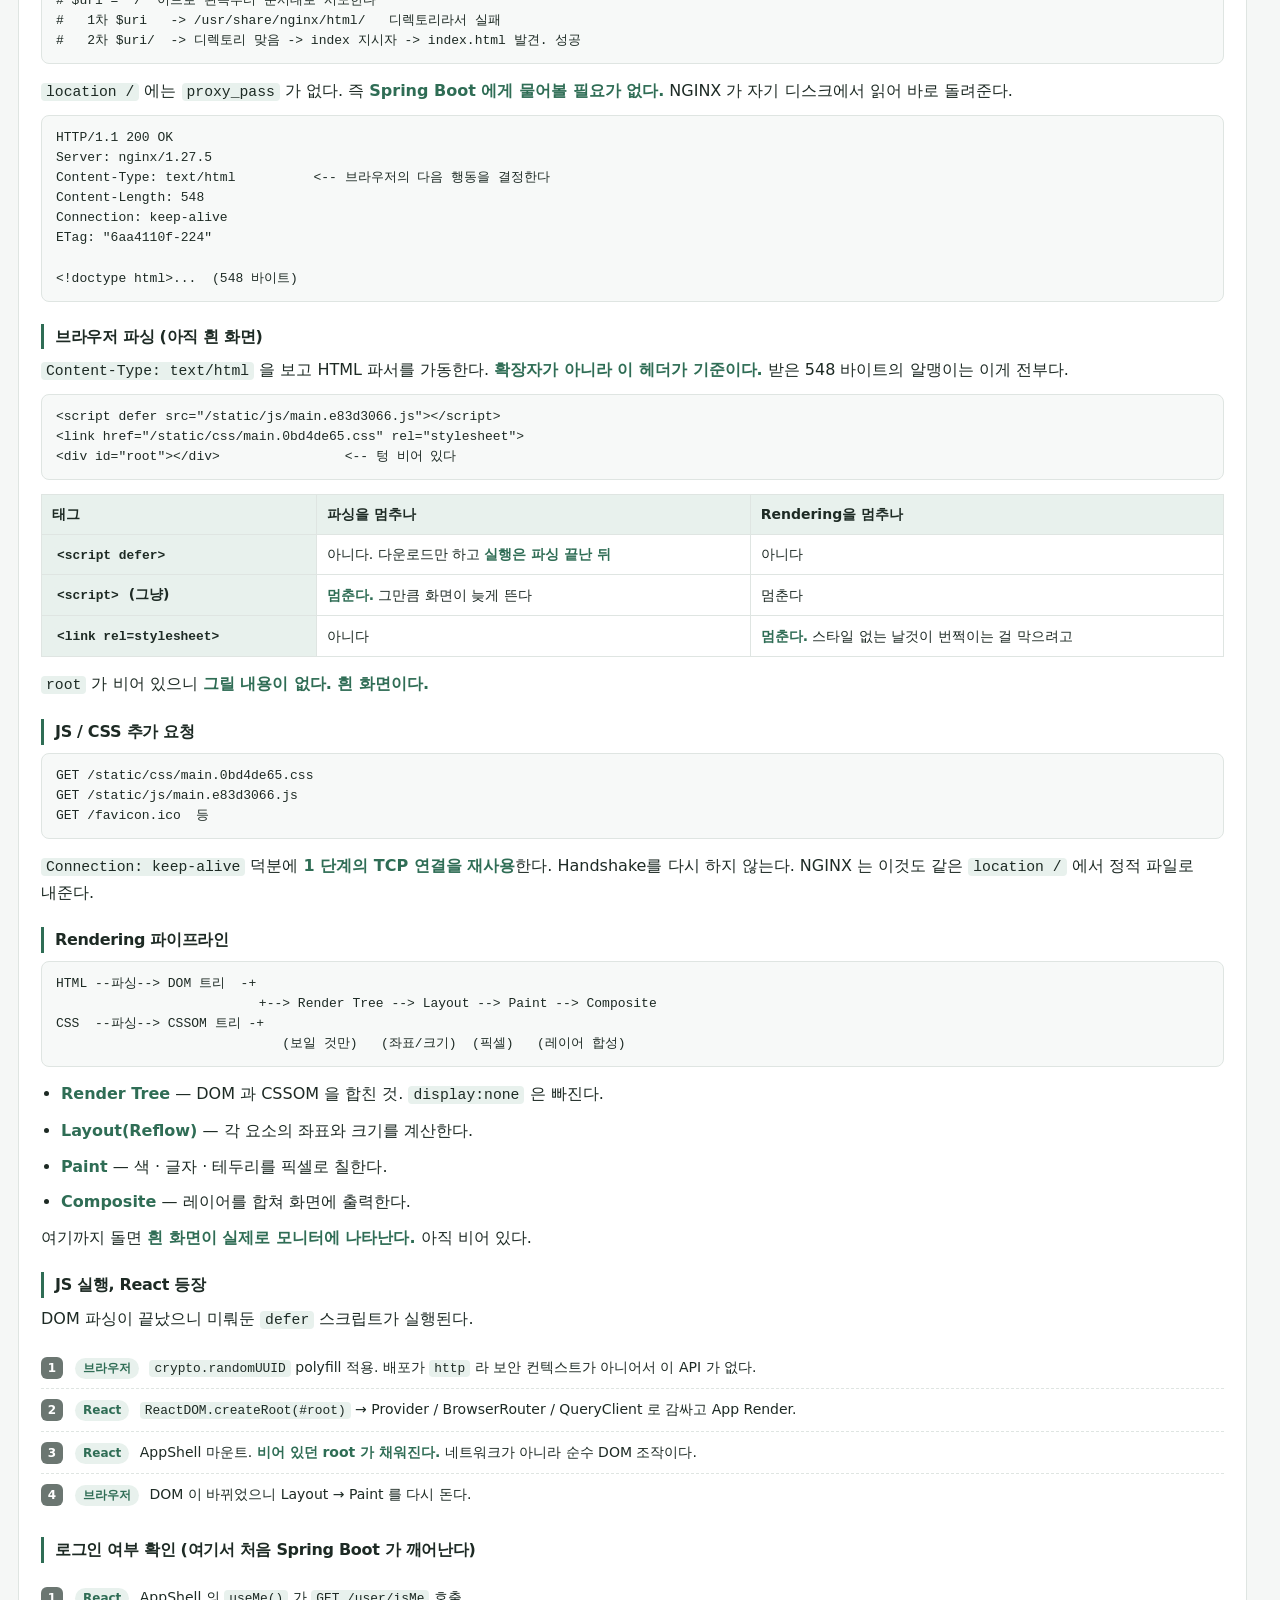
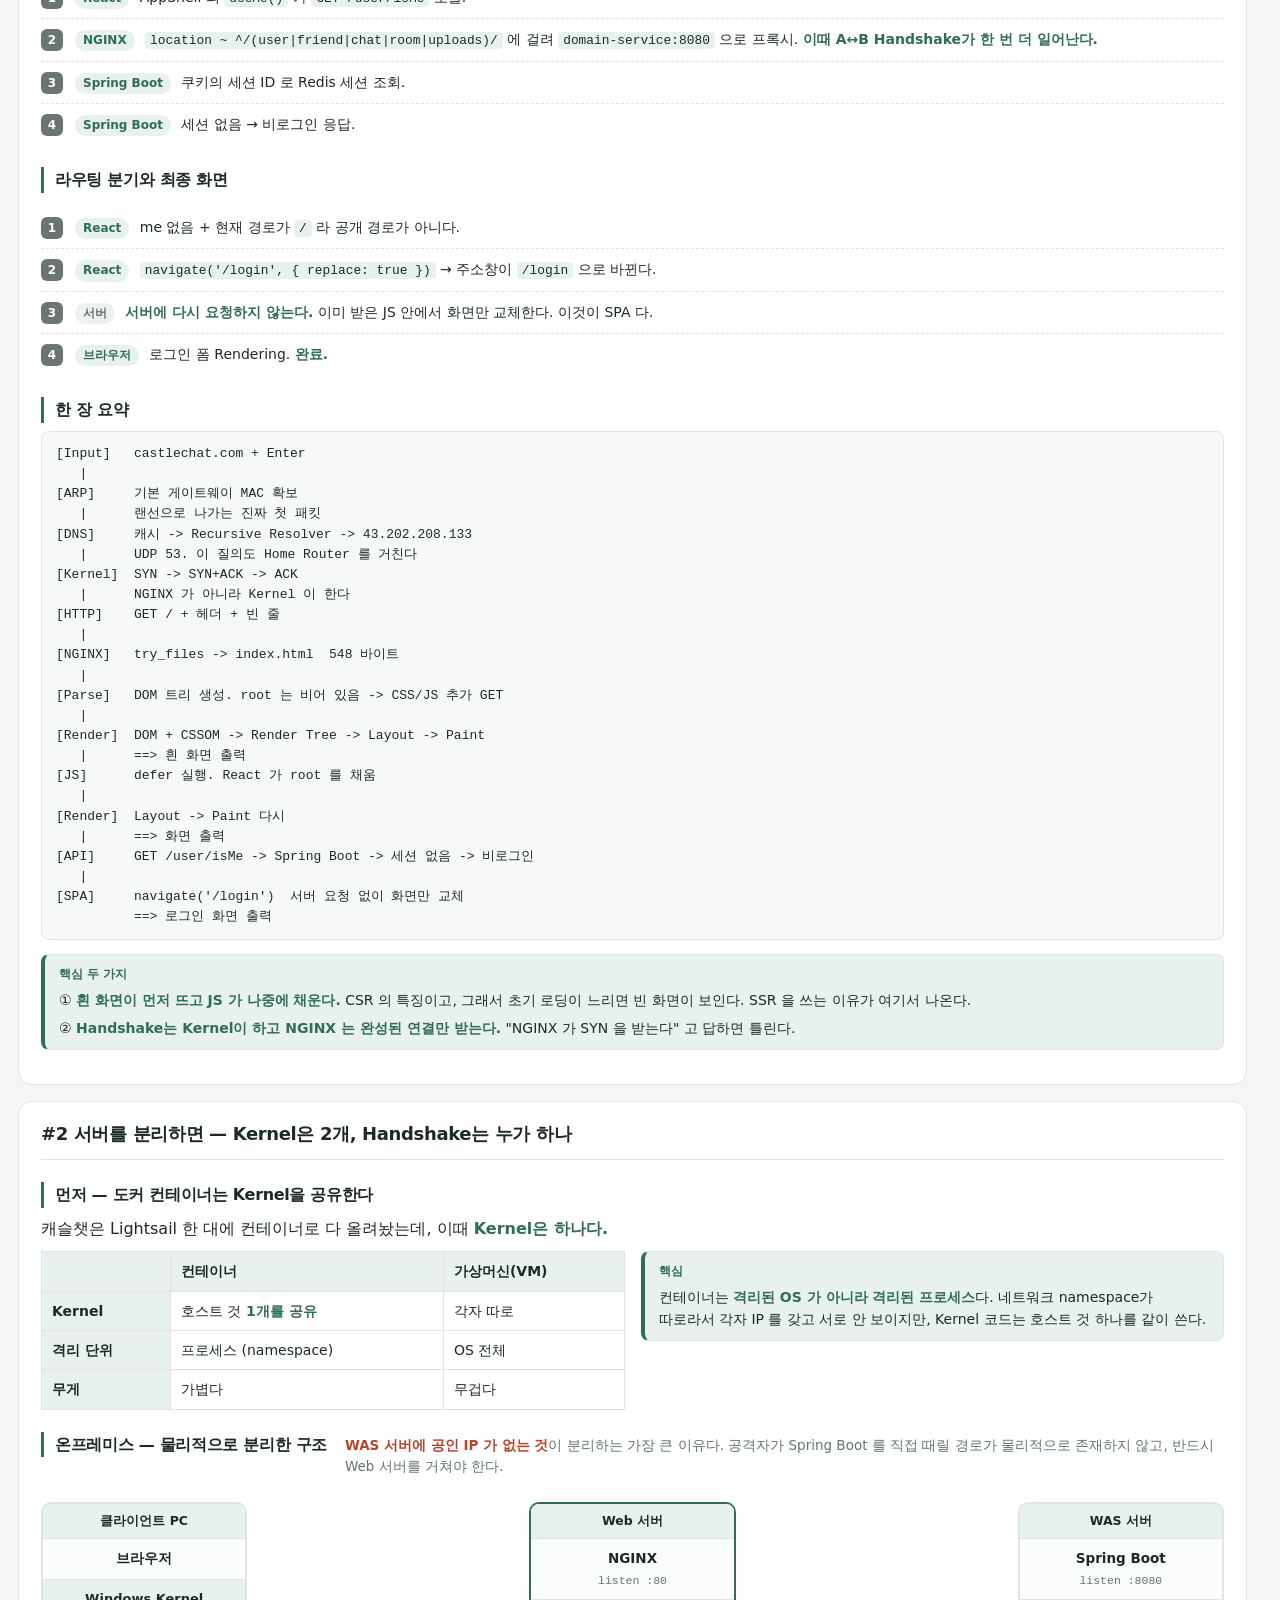
<file: clntserv.html>
<!DOCTYPE html>
<html lang="ko">

<head>
    <meta charset="utf-8">
    <meta name="viewport" content="width=device-width, initial-scale=1">
    <title>Client · Server 흐름 파악 · 백엔드 공부</title>
    <link rel="icon" type="image/svg+xml" href="data:image/svg+xml,%3Csvg%20xmlns%3D%27http%3A%2F%2Fwww.w3.org%2F2000%2Fsvg%27%20viewBox%3D%270%200%2032%2032%27%3E%3Crect%20width%3D%2732%27%20height%3D%2732%27%20rx%3D%277%27%20fill%3D%27%232f6d55%27%2F%3E%3Cg%20fill%3D%27%23ffffff%27%3E%3Crect%20x%3D%277%27%20y%3D%276%27%20width%3D%2718%27%20height%3D%276%27%20rx%3D%272%27%2F%3E%3Crect%20x%3D%277%27%20y%3D%2713%27%20width%3D%2718%27%20height%3D%276%27%20rx%3D%272%27%2F%3E%3Crect%20x%3D%277%27%20y%3D%2720%27%20width%3D%2718%27%20height%3D%276%27%20rx%3D%272%27%2F%3E%3C%2Fg%3E%3Cg%20fill%3D%27%232f6d55%27%3E%3Ccircle%20cx%3D%2710.6%27%20cy%3D%279%27%20r%3D%271.3%27%2F%3E%3Ccircle%20cx%3D%2710.6%27%20cy%3D%2716%27%20r%3D%271.3%27%2F%3E%3Ccircle%20cx%3D%2710.6%27%20cy%3D%2723%27%20r%3D%271.3%27%2F%3E%3C%2Fg%3E%3C%2Fsvg%3E">
    <link rel="stylesheet" href="./style.css">
</head>

<body class="note-page">
    <div class="top-bar">
        <a class="back-link" href="./index.html">&larr; 뒤로가기</a>
        <div class="tab-group" role="tablist" aria-label="공부 범위">
            <button type="button" class="tab-btn is-active" role="tab" id="tabbtn-render"
                data-tab="render" aria-controls="tab-render" aria-selected="true">
                첫 화면 Rendering<small>castlechat.com 입력 &rarr; 브라우저 화면 &middot; TCP 초기 연결</small>
            </button>
            <button type="button" class="tab-btn" role="tab" id="tabbtn-send"
                data-tab="send" aria-controls="tab-send" aria-selected="false">
                sendMsg 데이터 흐름<small>&ldquo;안녕&rdquo; 전송 &rarr; 화면 표시 &middot; Kafka &middot; DB</small>
            </button>
        </div>
        <div class="top-btns">
            <button type="button" class="hdr-btn"
                onclick="document.getElementById('hdrModal').showModal()">헤더</button>
            <button type="button" class="hdr-btn" id="autoBtn" aria-pressed="false">강조 OFF</button>
        </div>
    </div>

    <main class="note-flow">

        <!-- 왼쪽 탭 : 첫 화면 Rendering (#1 ~ #3) -->
        <div class="tab-panel" id="tab-render" role="tabpanel" aria-labelledby="tabbtn-render">

        <!-- ===================================================== -->
        <section class="note">
            <h2 class="h3-btn">#0 전체 흐름 한눈에
                <button type="button" class="note-btn"
                    onclick="document.getElementById('glossModal').showModal()">용어 설명</button>
                <span class="h2-note">박스를 누르면 그 단계의 상세 설명이 열린다. 모달 안에서 &larr; &rarr; 로 넘긴다.</span>
            </h2>

            <div class="side-by-side">
                <div class="callout">
                    <span class="tag">큰 그림</span>
                    <p><em>네트워크 구간</em>과 <em>Rendering 구간</em>으로 나뉜다.
                        흰 화면이 먼저 뜨고 JS 가 나중에 채우는 것이 CSR 의 특징.</p>
                </div>
                <div class="callout bad">
                    <span class="tag">빠뜨리기 쉬운 두 지점</span>
                    <p>① HTTP 보다 <em>TCP 3-way Handshake 가 먼저</em>다.</p>
                    <p>② Handshake 는 <em>Kernel</em>이 하고 NGINX 는 완성된 연결만 받는다.</p>
                </div>
            </div>
            <!-- 전체 구조를 먼저 한 번 훑고 아래에서 단계별로 파고든다.
                 포트폴리오 캐슬챗 아키텍처와 같은 구조 - 그리드 캔버스 + SVG 흐름선 + 노드.
                 흐름은 뱀 모양이다. 1,3,5행은 좌->우, 2,4행은 우->좌.
                 그래야 줄바꿈 화살표가 캔버스를 가로지르지 않고 짧게 내려가기만 한다.
                 DOM 순서는 흐름 순서 그대로 두고 left 값으로만 뒤집는다.
                 4열 x 5행 = 20칸 중 19칸 사용. 마지막 행 오른쪽 끝이 빈다.
                 정리한 원문을 그대로 담으려고 5열에서 4열로 줄여 칸을 넓혔다. -->
            <div class="farch">
                <div class="farch-canvas">
                    <svg class="farch-lines" viewBox="0 0 1400 1080" preserveAspectRatio="none"
                        aria-hidden="true">
                        <defs>
                            <marker id="fa" markerWidth="9" markerHeight="9" refX="7" refY="3"
                                orient="auto" markerUnits="strokeWidth">
                                <path d="M 0 0 L 7 3 L 0 6 z" class="farch-head" />
                            </marker>
                            <marker id="fa-hot" markerWidth="9" markerHeight="9" refX="7" refY="3"
                                orient="auto" markerUnits="strokeWidth">
                                <path d="M 0 0 L 7 3 L 0 6 z" class="farch-head hot" />
                            </marker>
                        </defs>

                        <!-- 1행 : 좌 -> 우 -->
                        <path class="farch-flow" marker-end="url(#fa)" d="M 320 125 L 380 125" />
                        <path class="farch-flow" marker-end="url(#fa)" d="M 670 125 L 730 125" />
                        <path class="farch-flow" marker-end="url(#fa)" d="M 1020 125 L 1080 125" />
                        <path class="farch-flow" marker-end="url(#fa)" d="M 1225 209 L 1225 245" />

                        <!-- 2행 : 우 -> 좌 -->
                        <path class="farch-flow" marker-end="url(#fa)" d="M 1080 333 L 1020 333" />
                        <path class="farch-flow" marker-end="url(#fa)" d="M 730 333 L 670 333" />
                        <path class="farch-flow" marker-end="url(#fa)" d="M 380 333 L 320 333" />
                        <path class="farch-flow" marker-end="url(#fa)" d="M 175 417 L 175 453" />

                        <!-- 3행 : 좌 -> 우 -->
                        <path class="farch-flow" marker-end="url(#fa)" d="M 320 541 L 380 541" />
                        <path class="farch-flow" marker-end="url(#fa)" d="M 670 541 L 730 541" />
                        <path class="farch-flow" marker-end="url(#fa)" d="M 1020 541 L 1080 541" />
                        <path class="farch-flow" marker-end="url(#fa)" d="M 1225 625 L 1225 661" />

                        <!-- 4행 : 우 -> 좌 -->
                        <path class="farch-flow" marker-end="url(#fa)" d="M 1080 749 L 1020 749" />
                        <path class="farch-flow" marker-end="url(#fa)" d="M 730 749 L 670 749" />
                        <path class="farch-flow" marker-end="url(#fa)" d="M 380 749 L 320 749" />
                        <path class="farch-flow" marker-end="url(#fa)" d="M 175 833 L 175 869" />
                    </svg>

                    <!-- 1행 : 연결 수립. 좌 -> 우 -->

                    <article class="fnode client" data-step="1" data-chunks="ck-url ck-dns" tabindex="0" role="button" aria-haspopup="dialog" style="left:12.5%;top:11.6%">
                        <span class="fnode-no">1</span>
                        <span class="fnode-type">DNS</span>
                        <small>DNS Resolver 가 목적지 IP 주소 탐색.</small>
                    </article>
                    <article class="fnode kernel" data-step="2" data-extra="tcpipModal fnModal" data-chunks="ck-syn12 ck-conn ck-path ck-layer ck-closed" tabindex="0" role="button" aria-haspopup="dialog" style="left:37.5%;top:11.6%">
                        <span class="fnode-no">2</span>
                        <span class="fnode-type">C-Kernel</span>
                        <small>SYN flag+Destination IP Address 패킷 전송. TCP State 변경. TCP 3-Way Handshake 시작.</small>
                    </article>
                    <article class="fnode kernel" data-step="3" data-extra="fnModal skbModal estModal cookieModal structModal isnModal" data-chunks="ck-syn8 ck-hs ck-kernel ck-sockwhen" tabindex="0" role="button" aria-haspopup="dialog" style="left:62.5%;top:11.6%">
                        <span class="fnode-no">3</span>
                        <span class="fnode-type">N-Kernel</span>
                        <small>N-Kernel SYN 패킷 수신.  SYN_RECV 기록 후, Client에게 SYN+ACK 패킷 송신.</small>
                    </article>
                    <article class="fnode kernel" data-step="4" data-chunks="ck-synack" tabindex="0" role="button" aria-haspopup="dialog" style="left:87.5%;top:11.6%">
                        <span class="fnode-no">4</span>
                        <span class="fnode-type">C-Kernel</span>
                        <small>C-Kernel이 SYN+ACK 패킷 수신. ESTABLISHED 기록 후, N-Kernel 에게 ACK 패킷 전송.</small>
                    </article>
                    <article class="fnode kernel" data-step="5" data-chunks="ck-ack ck-queue" tabindex="0" role="button" aria-haspopup="dialog" style="left:87.5%;top:30.8%">
                        <span class="fnode-no">5</span>
                        <span class="fnode-type">N-Kernel</span>
                        <small>N-Kernel ACK 패킷 수신. 연결이 SYN Queue에서 accept Queue로 이동 후, ESTABLISHED 기록. Handshake 성공.</small>
                    </article>
                    <article class="fnode server" data-step="6" data-chunks="ck-kernel" tabindex="0" role="button" aria-haspopup="dialog" style="left:62.5%;top:30.8%">
                        <span class="fnode-no">6</span>
                        <span class="fnode-type">NGINX</span>
                        <small>NGINX 가 accept() 로 꺼냄  conn_fd = 9 ─▶  연결 socket 새로 생김. ★ NGINX 가 이 연결에 처음 관여.</small>
                    </article>
                    <article class="fnode client" data-step="7" data-chunks="ck-get" tabindex="0" role="button" aria-haspopup="dialog" style="left:37.5%;top:30.8%">
                        <span class="fnode-no">7</span>
                        <span class="fnode-type">Browser</span>
                        <small>web browser가, 앞에서 만든 4-tuple C-Kernel socket에 GET / HTTP/1.1 바이트를 write(). socket 실체는 C-Kernel 안에 있고 browser가 가진 건 fd 번호뿐임. write() 는 System Call이라, kernel이 받아서  Send Buffer로 복사.</small>
                    </article>
                    <article class="fnode kernel" data-step="8" data-chunks="ck-get" tabindex="0" role="button" aria-haspopup="dialog" style="left:12.5%;top:30.8%">
                        <span class="fnode-no">8</span>
                        <span class="fnode-type">C-Kernel</span>
                        <small>C-Kernel 의 TCP/IP 스택이 해당 socket의 TCB에서 순서번호를 이어받아 세그먼트를 만들어 전송. handshake 를 다시 하지 않음.</small>
                    </article>
                    <article class="fnode kernel" data-step="9" data-chunks="ck-get" tabindex="0" role="button" aria-haspopup="dialog" style="left:12.5%;top:50.1%">
                        <span class="fnode-no">9</span>
                        <span class="fnode-type">N-Kernel</span>
                        <small>N-Kernel 의 TCP/IP 스택이, 도착한 세그먼트의 4-tuple로 socket을 찾아내고(역다중화) GET 바이트를 그 socket의 Receive Buffer 에 쌓음.</small>
                    </article>
                    <article class="fnode server" data-step="10" data-chunks="ck-nginx" tabindex="0" role="button" aria-haspopup="dialog" style="left:37.5%;top:50.1%">
                        <span class="fnode-no">10</span>
                        <span class="fnode-type">NGINX</span>
                        <small>NGINX 가 read() 로 꺼냄  ★ HTTP 를 처음 봄.</small>
                    </article>
                    <article class="fnode server" data-step="11" data-chunks="ck-nginx" tabindex="0" role="button" aria-haspopup="dialog" style="left:62.5%;top:50.1%">
                        <span class="fnode-no">11</span>
                        <span class="fnode-type">NGINX</span>
                        <small>NGINX가 try_files -&gt; index.html 200ok 송신.</small>
                    </article>
                    <article class="fnode client" data-step="12" data-chunks="ck-parse ck-sub ck-crp" tabindex="0" role="button" aria-haspopup="dialog" style="left:87.5%;top:50.1%">
                        <span class="fnode-no">12</span>
                        <span class="fnode-type">Browser</span>
                        <small>client에서 critical rendering path 과정을 거쳐 화면 뜸.</small>
                    </article>
                    <article class="fnode client" data-step="13" data-chunks="ck-react" tabindex="0" role="button" aria-haspopup="dialog" style="left:87.5%;top:69.4%">
                        <span class="fnode-no">13</span>
                        <span class="fnode-type">React</span>
                        <small>JS 실행 후, React가 GET /user/isMe 요청을 목적지 IP로 패킷 전송.</small>
                    </article>
                    <article class="fnode server" data-step="14" data-chunks="ck-login ck-proxy" tabindex="0" role="button" aria-haspopup="dialog" style="left:62.5%;top:69.4%">
                        <span class="fnode-no">14</span>
                        <span class="fnode-type">NGINX</span>
                        <small>NGINX가 요청 받고, connect() 호출. N-Kernel 이 SYN 패킷 전송. NGINX &lt;-&gt; Spring Boot Handshake 수행됨. springboot 8080으로 proxy. (proxy === NGINX가 클라이언트 역할을 대신 해주는 것.) *현재 NGINX.conf 에 upstream keepalive 가 없어 요청마다 새 연결이 생긴다.</small>
                    </article>
                    <article class="fnode server" data-step="15" data-chunks="ck-login" tabindex="0" role="button" aria-haspopup="dialog" style="left:37.5%;top:69.4%">
                        <span class="fnode-no">15</span>
                        <span class="fnode-type">Spring Boot</span>
                        <small>springboot에서 redis session 조회 후, 결과(로그인상태)를 담은 패킷을 NGINX에게 전송.</small>
                    </article>
                    <article class="fnode server" data-step="16" data-chunks="ck-login" tabindex="0" role="button" aria-haspopup="dialog" style="left:12.5%;top:69.4%">
                        <span class="fnode-no">16</span>
                        <span class="fnode-type">NGINX</span>
                        <small>NGINX가 client에게 전달.</small>
                    </article>
                    <article class="fnode client" data-step="17" data-chunks="ck-route" tabindex="0" role="button" aria-haspopup="dialog" style="left:12.5%;top:88.6%">
                        <span class="fnode-no">17</span>
                        <span class="fnode-type">React</span>
                        <small>React 가 "비로그인" 을 받고 navigate('/login'). 서버 요청 없이 이미 받은 JS 안에서 화면만 교체 → 로그인 화면 출력.</small>
                    </article>
                </div>

                <div class="farch-legend">
                    <span><i class="sw client"></i>브라우저 &middot; React (DNS 조회 &middot; 화면 출력 포함)</span>
                    <span><i class="sw kernel"></i>Kernel (TCP/IP 스택)</span>
                    <span><i class="sw server"></i>서버 프로세스 (NGINX &middot; Spring Boot)</span>
                </div>
            </div>



        </section>

        <!-- ===================================================== -->
        <section class="note">
            <h2 class="h3-btn">#1 http://castlechat.com/ 입력 + Enter &rarr; 브라우저 화면 Rendering
                <button type="button" class="note-btn"
                    onclick="document.getElementById('checkModal').showModal()">확인한 것</button>
                <button type="button" class="note-btn"
                    onclick="document.getElementById('renderModal').showModal()">렌더링</button>
                <span class="h2-note">참고 &mdash; IP 를 직접 치면(<code>http://43.202.208.133/</code>)
                    DNS 단계가 통째로 생략된다.</span>
            </h2>

            <div class="step-chunk" id="ck-url">
            <div class="ref-notes">
                <p><strong class="url-hl">http://castlechat.com/</strong>
                    URL(Uniform Resource Locator) 을 쪼개서
                    <em>scheme</em> <code>http</code> &middot; <em>host</em> <code>castlechat.com</code> &middot;
                    <em>port</em> (생략) &middot; <em>path</em> <code>/</code> 로 나눈다.</p>
                <p>포트를 생략했으므로 <code>http</code> 의 기본값인
                    <em>80 번</em>으로 정한다. <code>https</code> 였다면 443 이다.</p>
                <p><em><code>castlechat.com</code> 만으로는 아무것도 못 한다.</em>
                    IP 를 알아야 패킷을 만들 수 있으므로 DNS 조회가 먼저다.</p>
            </div>
            </div>

            <!-- 직접 정리하고 검증받은 흐름. 문장은 원문 그대로 둔다 (NGINX · N-Kernel 표기만 통일). -->
            <div class="callout my-flow">
                <ol class="seq">
                    <li>DNS Resolver 가 목적지 IP 주소 탐색.</li>
                    <li>SYN flag+Destination IP Address 패킷 전송. TCP State 변경. TCP 3-Way Handshake 시작.</li>
                    <li>N-Kernel SYN 패킷 수신.  SYN_RECV 기록 후, Client에게 SYN+ACK 패킷 송신.</li>
                    <li>C-Kernel이 SYN+ACK 패킷 수신. ESTABLISHED 기록 후, N-Kernel 에게 ACK 패킷 전송.</li>
                    <li>N-Kernel ACK 패킷 수신. 연결이 SYN Queue에서 accept Queue로 이동 후, ESTABLISHED 기록. Handshake 성공.</li>
                    <li>NGINX 가 accept() 로 꺼냄  conn_fd = 9 ─▶  연결 socket 새로 생김. ★ NGINX 가 이 연결에 처음 관여.</li>
                    <li>web browser가, 앞에서 만든 4-tuple C-Kernel socket에 GET / HTTP/1.1 바이트를 write(). socket 실체는 C-Kernel 안에 있고 browser가 가진 건 fd 번호뿐임. write() 는 System Call이라, kernel이 받아서  Send Buffer로 복사.</li>
                    <li>C-Kernel 의 TCP/IP 스택이 해당 socket의 TCB에서 순서번호를 이어받아 세그먼트를 만들어 전송. handshake 를 다시 하지 않음.</li>
                    <li>N-Kernel 의 TCP/IP 스택이, 도착한 세그먼트의 4-tuple로 socket을 찾아내고(역다중화) GET 바이트를 그 socket의 Receive Buffer 에 쌓음.</li>
                    <li>NGINX 가 read() 로 꺼냄  ★ HTTP 를 처음 봄.</li>
                    <li>NGINX가 try_files -&gt; index.html 200ok 송신.</li>
                    <li>client에서 critical rendering path 과정을 거쳐 화면 뜸.</li>
                    <li>JS 실행 후, React가 GET /user/isMe 요청을 목적지 IP로 패킷 전송.</li>
                    <li>NGINX가 요청 받고, connect() 호출. N-Kernel 이 SYN 패킷 전송. NGINX &lt;-&gt; Spring Boot Handshake 수행됨. springboot 8080으로 proxy. (proxy === NGINX가 클라이언트 역할을 대신 해주는 것.) *현재 NGINX.conf 에 upstream keepalive 가 없어 요청마다 새 연결이 생긴다.</li>
                    <li>springboot에서 redis session 조회 후, 결과(로그인상태)를 담은 패킷을 NGINX에게 전송.</li>
                    <li>NGINX가 client에게 전달.</li>
                    <li>React 가 "비로그인" 을 받고 navigate('/login'). 서버 요청 없이 이미 받은 JS 안에서 화면만 교체 → 로그인 화면 출력.</li>
                </ol>
            </div>


            <div class="step-chunk" id="ck-dns">
            <p><em>아래 캐시에서 못 찾았을 때만</em> DNS 질의가 랜선을 타고 나간다.
                이때 첫 패킷은 TCP SYN 이 아니라 DNS 질의고,
                엄연한 네트워크 패킷이라 <em>Home Router 를 똑같이 거친다.</em>
                캐시에서 찾으면 DNS 패킷은 아예 나가지 않고 첫 패킷이 TCP SYN 이 된다.</p>

            <div class="side-by-side">
                <div>
                    <h4>① 캐시부터 뒤진다 (여기서 끝나는 경우가 대부분)</h4>
                    <ol class="seq">
                        <li><span class="who">브라우저 캐시</span> 크롬은 자체 DNS 캐시를 들고 있다.
                            <code>chrome://net-internals/#dns</code> 에서 볼 수 있다.
                            <em><code>ipconfig /flushdns</code> 로는 안 지워진다.</em></li>
                        <li><span class="who k">DNS Resolver Cache</span>
                            Windows 11 의 <em>DNS Client 서비스</em>(<code>Dnscache</code>)가 메모리에 들고 있다.
                            커널이 아니라 <code>svchost.exe</code> 안에서 도는 유저 모드 서비스다.
                            명령 프롬프트에서 <code>ipconfig /displaydns</code> 를 치면
                            이 캐시에 들어 있는 도메인과 IP 목록이 출력되고,
                            <code>ipconfig /flushdns</code> 를 치면 이 캐시가 전부 비워진다.</li>
                        <li><span class="who k">hosts 파일</span>
                            <code>C:\Windows\System32\drivers\etc\hosts</code>.
                            <em>여기 적으면 DNS 서버보다 우선적으로 적용된다.</em> 로컬 개발에서 자주 쓴다.</li>
                    </ol>
                </div>
                <div>
                    <h4>② 캐시에 없으면 밖으로 묻는다</h4>
                    <ol class="seq">
                        <li><span class="who k">Stub Resolver</span> 내 PC 안에 있다.
                            <em>딱 한 번만 묻고 기다린다.</em> Root 니 TLD 니 직접 돌지 않는다.</li>
                        <li><span class="who">Recursive Resolver</span> 질의를 받아 <em>대신 돌아다니는 쪽</em>이다.
                            Root &rarr; TLD &rarr; 권한 네임서버를 차례로 묻는다.</li>
                        <li><span class="who">권한 네임서버</span> "<code>43.202.208.133</code> 이다."
                            &rarr; TTL 만큼 ①의 캐시들에 저장된다.</li>
                    </ol>
                </div>
            </div>

            <h4>Resolver 가 두 종류인 걸 구분해야 한다</h4>
            <div class="scroll-x">
                <table>
                    <tr>
                        <th>구분</th>
                        <th>어디 있나</th>
                        <th>하는 일</th>
                    </tr>
                    <tr>
                        <th>Stub Resolver</th>
                        <td>내 PC (OS 안, 크롬도 자체 보유)</td>
                        <td>"나 대신 알아봐줘" 하고 <em>한 번만</em> 묻는다</td>
                    </tr>
                    <tr>
                        <th>Recursive Resolver</th>
                        <td>Home Router / ISP DNS / <code>8.8.8.8</code></td>
                        <td>Root &rarr; TLD &rarr; 권한 네임서버를 <em>직접 돌아다닌다</em></td>
                    </tr>
                </table>
            </div>
            <p>"DNS 가 <code>8.8.8.8</code> 에서 IP 를 받아온다" 는 말은, 정확히는
                <em>Stub Resolver 가 Recursive Resolver 에게 물어서 받는다</em> 는 뜻이다.
                Root 와 TLD 를 도는 건 내 PC 가 아니다.</p>

            <div class="side-by-side">
                <div class="callout">
                    <span class="tag">기본 DNS 서버는 8.8.8.8 이 아니다</span>
                    <p><code>8.8.8.8</code> 은 직접 지정했을 때 얘기다. 아무것도 안 건드렸으면 DHCP 가 알려준
                        DNS 서버는 보통 <em>Home Router 자신(<code>192.168.0.1</code>)</em> 이다.</p>
                    <p>이 경우 질의는 라우터에서 끝나고 라우터가 ISP DNS 로 대신 물어본다.
                        <code>ipconfig /all</code> 의 <code>DNS Servers</code> 에서 확인할 수 있다.</p>
                </div>
                <div class="callout bad">
                    <span class="tag">순서를 틀리기 쉽다</span>
                    <p>첫 패킷은 SYN 이 아니다. 기본 게이트웨이 MAC 을 모르면 <em>ARP 가 가장 먼저</em> 나간다.</p>
                    <p>그래서 실제 순서는
                        <em>ARP &rarr; DNS 질의 &rarr; TCP SYN</em> 이고,
                        <em>Home Router 를 두 번 지난다.</em></p>
                </div>
            </div>

            <h4>랜선을 타고 나가는 순서 (DNS 캐시와 ARP 캐시가 둘 다 비어 있을 때)</h4>
            <pre class="code"><code>[1차]  ARP        기본 게이트웨이 MAC 확보     (같은 랜 안에서만)
[2차]  DNS 질의   UDP 53  -> Home Router -> NAT -> Recursive Resolver
                  &lt;- 응답 : 43.202.208.133
[3차]  TCP SYN    목적지 43.202.208.133:80 -> Home Router -> NAT -> 서버</code></pre>

            <div class="side-by-side">
                <div class="callout">
                    <span class="tag">왜 UDP 53 인가</span>
                    <p>응답이 작고 빨라야 하며, 실패하면 그냥 다시 물으면 되기 때문이다.
                        연결을 맺는 비용이 질의 자체보다 크다.</p>
                    <p>다만 응답이 512 바이트를 넘거나 영역 전송(zone transfer) 일 때는 <em>TCP 로 넘어간다.</em></p>
                </div>
                <div class="callout">
                    <span class="tag">DoH 가 켜져 있으면 다르다</span>
                    <p>크롬의 "보안 DNS 사용"(<code>chrome://settings/security</code>) 이 켜져 있으면
                        질의가 <em>UDP 53 이 아니라 TCP 443 위의 HTTPS</em> 로 나간다.</p>
                    <p>즉 DNS 조회 자체가 또 하나의 TCP 연결과 TLS Handshake 를 끌고 온다.</p>
                </div>
            </div>
            </div>

            <!-- 박스 2 상세. 직접 정리한 순서라 문장은 원문 그대로 둔다. -->
            <div class="step-chunk" id="ck-syn12">
            <div class="callout my-flow">
                <ol class="seq">
                    <li>Network Service Process 가 socket() 호출. Kernel 이 TCB 생성, TCP State = CLOSED. 소켓 번호(fd) 반환.</li>
                    <li>Web Browser의 Network Service Process가 그 socket 번호로 connect() 호출.</li>
                    <li>Kernel 메모리에 있는 TCP/IP 스택의 Routing Table 조회. (참고:Windows는 tcpip.sys가 들고 있고 route print로 봄. Linux에서는 FIB(Forwarding Information Base)이고 ip route로 봄.)</li>
                    <li>IP 계층의 경로 조회 함수(Linux기준 /boot/vmlinuz의 fib_table_lookup())가 Routing Table 전체에 longest prefix match 를 적용해 한 줄을 고른다. 그 줄에 next hop · 나갈 NIC 가 적혀 있고, Source IP 는 그 NIC 의 IP 로 정해진다. 더 구체적인 줄이 없다면 0.0.0.0/0(Default Gateway)이 남는다. (VPN, Docker, WSL이 있다면, 10.0.0.0/8 · 172.17.0.0/16 같은 추가 경로 있음.) NIC, Source IP 는 경로 조회 결과에 포함됨. 인터넷 주소는 보통 Default Gateway로 감.</li>
                    <li>출발지 Port 배정, 4-tuple 완성, ISN 결정. TCP State : CLOSED → SYN_SENT 변경.</li>
                    <li>TCP/IP스택이 TCP segment , IP Packet 조립. (Linux 기준 tcp_connect() 과 ip_queue_xmit()이 TCP , IP 조립.)</li>
                    <li>Kernel 메모리의 TCP/IP 스택에 있는 ARP Cache 조회. Cache에 값이 없을 경우, ARP로 next hop IP를 이용하여 MAC Address를 찾음. (같은 LAN · Docker · WSL 은 next hop = 목적지 자신. tun 방식 VPN 은 MAC 이 없어서 ARP 를 안 함.)</li>
                    <li>Linux는 Kernel의 L2 Code의 eth_header()(net/ethernet/eth.c)가 14Byte Ethernet Header 생성. (dev_hard_header()는 이 함수를 부르는 입구다.) 그 다음 dev_queue_xmit() → qdisc(Kernel의 송신 대기열) → NIC Driver의 ndo_start_xmit() 호출. Windows 는 tcpip.sys 가 Frame 을 만들어 NDIS(ndis.sys)를 거쳐 NIC Driver(miniport, 내 PC 는 Intel 의 Netwtw10.sys)로 넘긴다.</li>
                    <li>NIC Driver가 TX Ring 에 Frame 위치를 적고, NIC 의 레지스터를 써서 "가져가" 신호 (doorbell).</li>
                    <li>NIC의 DMA(Direct Memory Access) 엔진이 PCIe를 통해 CPU를 거치지 않고 RAM 에서 Frame Byte를 직접 읽어 온다.</li>
                    <li>MAC 블록에서 Preamble(+SFD) 과 FCS(CRC-32) 를 붙인다. PHY 에서 비트를 신호로 바꿔 내보낸다.</li>
                    <li>NIC 가 Interrupt로 "보냈다" 를 알리고 드라이버가 버퍼를 정리.</li>
                </ol>
            </div>
            </div>

            <div class="step-chunk" id="ck-conn">
            <h4>connect() &mdash; 누구의 함수이고 누가 일하나</h4>
            <p><code>connect(소켓, 43.202.208.133:80)</code> 은 브라우저가 만든 함수가 아니다.
                <em>OS 가 프로그램에게 열어준 소켓 API</em> 이고 브라우저는 그걸 <em>부르기만</em> 한다.
                SYN 을 실제로 만들어 보내는 건 <em>Kernel 의 TCP/IP 스택</em> 이다.</p>

            <div class="scroll-x">
                <table>
                    <tr>
                        <th>Client PC (Windows 11)</th>
                        <th>무엇</th>
                        <th>모드</th>
                    </tr>
                    <tr>
                        <td>브라우저</td>
                        <td><code>connect()</code> 를 <em>부른다</em></td>
                        <td>user mode</td>
                    </tr>
                    <tr>
                        <td><code>ws2_32.dll</code> &middot; <code>mswsock.dll</code></td>
                        <td><em>Winsock</em>. 소켓 API 의 Windows 구현.
                            <code>connect()</code> 라는 함수가 실제로 정의된 곳</td>
                        <td>user mode<br>(<code>System32</code> 의 일반 DLL)</td>
                    </tr>
                    <tr>
                        <td><code>afd.sys</code></td>
                        <td>Ancillary Function Driver for Winsock. Winsock 이 Kernel 로 넘어가는 문</td>
                        <td><em>Kernel</em></td>
                    </tr>
                    <tr>
                        <td><code>tcpip.sys</code></td>
                        <td>TCP/IP Protocol Driver. <em>SYN 을 만들고 State 를 바꾼다</em></td>
                        <td><em>Kernel</em></td>
                    </tr>
                </table>
            </div>
            <p><em>Winsock 은 Kernel 이 아니다.</em> Windows 프로그램이 네트워크를 쓰려고 부르는
                user mode 라이브러리고, 그 안에서 <code>afd.sys</code> 로 요청을 넘겨야 Kernel 로 들어간다.
                <br><strong class="danger">Linux</strong> 는 다르다. <code>connect()</code> 가 libc 를 거쳐 곧바로 <em>System Call</em>이 된다.</p>

            <h4>connect() 를 부르면 Kernel 이 하는 일</h4>
            <ol class="seq">
                <li>라우팅 테이블에서 <em>경로를 고른다.</em> Default Gateway 로 갈지, 어느 NIC 로, Source IP 는 무엇으로 할지가 정해진다.</li>
                <li>내 쪽 포트를 배정한다(예 <code>51234</code>). 이제 4-tuple(출발지 IP:Port + 목적지 IP:Port)이 완성된다.</li>
                <li><code>socket()</code> 때 이미 만들어진 <em>TCB</em> 에 4-tuple 과 ISN 을 기록한다.</li>
                <li>State 를 <em><code>CLOSED</code> &rarr; <code>SYN_SENT</code></em> 로 바꾸고,
                    SYN 패킷을 만들어 Default Gateway 로 내보낸다.</li>
                <li>SYN+ACK 가 오면 ACK 를 보내고 <code>ESTABLISHED</code> 가 된다.
                    <em>connect() 가 리턴했다 = Handshake 가 끝났다.</em><br>
                    <small>Chrome 은 non-blocking 으로 불러 연결이 완성되면 이벤트로 알림을 받는다. 기준은 같다.</small></li>
            </ol>
            <p class="ins-cap">SYN 의 TCP &middot; IP &middot; Frame 헤더를 만드는 세부 순서는 아래
                &lsquo;Kernel 이 패킷을 조립하는 순서&rsquo; 에 있다.</p>

            <h4>서버 쪽 짝은 listen() &middot; accept()</h4>
            <p>NGINX 는 시작할 때 <code>listen(80)</code> 으로 소켓을 <code>LISTEN</code> 상태로 만들고,
                연결이 하나 완성될 때마다 <code>accept()</code> 로 꺼낸다(실제로는 <code>accept4()</code>).
                <em>부르는 건 NGINX 프로세스고, 구현하는 건 N-Kernel(Linux)</em> 이다.</p>
            <p><code>accept()</code> 는 Handshake 를 하지 않는다. Kernel 이 이미 끝낸 연결을 accept 큐에서 꺼내
                <em>새 fd</em>(<code>conn_fd = 9</code>)로 돌려줄 뿐이다.</p>
            </div>

            <div class="step-chunk" id="ck-path">
            <h3>패킷이 실제로 가는 길</h3>
            <p>여기가 "네트워크를 아느냐" 를 가르는 지점이다. <code>connect()</code> 한 번에 패킷이
                C-Kernel &rarr; Home Router(NAT) &rarr; 라우터들 &rarr; 방화벽 &rarr; N-Kernel 순서로 지나간다.
                단계별 설명은 #2 의 &lsquo;SYN 이 실제로 가는 경로&rsquo; 에 있다.</p>

            <div class="callout">
                <span class="tag">같은 길을 두 번 간다</span>
                <p>이 경로는 TCP SYN 기준이지만, <em>위의 DNS 질의도 똑같은 길을 지난다.</em>
                    목적지만 Recursive Resolver 로 바뀔 뿐 Kernel &rarr; Home Router NAT &rarr; 라우터 순서는 같다.</p>
            </div>
            </div>

            <div class="step-chunk" id="ck-layer">
            <h4>Kernel 이 패킷을 조립하는 순서</h4>
            <ol class="seq">
                <li><span class="who k">경로 선택</span> 목적지 IP 를 라우팅 테이블에서 찾는다.
                    내 IP <code>192.168.0.5</code> 와 서브넷 마스크 <code>255.255.255.0</code> 을 AND 해서
                    내 망은 <code>192.168.0.0/24</code> 임을 안다.
                    목적지 <code>43.202.208.133</code> 은 <em>여기 없다</em> &rarr; Default Gateway 로 보낸다.
                    <em>어느 NIC 로 나갈지와 Source IP 도 여기서 정해진다.</em></li>
                <li><span class="who k">포트 &middot; ISN &middot; TCB</span> 출발지 포트를 <em>임시 포트(49152~65535)</em> 중에서 하나 고른다.
                    응답이 어느 프로그램 것인지 구분하는 열쇠다. 그리고 ISN 을 정해 <code>socket()</code> 때 만들어진 TCB 에 기록하고,
                    State 를 <code>CLOSED</code> &rarr; <code>SYN_SENT</code> 로 바꾼다.</li>
                <li><span class="who k">TCP 헤더</span> <em>flag = SYN</em>, Sequence Number = ISN,
                    Options(MSS &middot; Window Scale &middot; SACK) 로 SYN 세그먼트를 만든다.
                    Source IP 가 정해져야 체크섬도 계산할 수 있어서 위 단계가 먼저다.</li>
                <li><span class="who k">IP 헤더</span> Source IP &middot; Destination IP, Protocol = 6(TCP), TTL 로
                    <em>IP 패킷</em>을 만든다.</li>
                <li><span class="who k">ARP</span> Default Gateway 의 <em>IP 는 아는데 MAC 을 모르면</em>
                    "<code>192.168.0.1</code> 쓰는 사람 MAC 알려줘" 를 브로드캐스트로 뿌려 알아낸다.
                    이미 캐시에 있으면 생략한다. <em>ARP 는 같은 랜 안에서만 동작한다.</em></li>
                <li><span class="who k">Ethernet 헤더</span> 목적지 MAC = Default Gateway 의 MAC, 출발지 MAC = 내 NIC.
                    <em>Frame</em> 이 완성되고 NIC 가 내보낸다.</li>
            </ol>
            <p class="ins-cap">위는 <em>만드는 순서</em>다(TCP &rarr; IP &rarr; Frame 으로 바깥을 감싼다).
                랜선에 <em>실제로 나가는 순서</em>는 다르다. SYN 은 MAC 을 알아낼 때까지 대기하고
                <em>ARP 질의가 먼저 나간다.</em></p>

            <h4>계층별로 누가 무엇을 보는가</h4>
            <div class="scroll-x">
                <table>
                    <tr>
                        <th>계층</th>
                        <th>헤더에 담기는 것</th>
                        <th>이걸 보는 장비</th>
                        <th>어디까지 유지되나</th>
                    </tr>
                    <tr>
                        <th>L2 Ethernet</th>
                        <td>출발지/목적지 <em>MAC</em></td>
                        <td>Switch, Home Router</td>
                        <td><em>홉마다 새로 쓰인다</em></td>
                    </tr>
                    <tr>
                        <th>L3 IP</th>
                        <td>출발지/목적지 <em>IP</em>, TTL</td>
                        <td>라우터</td>
                        <td>끝까지 유지 (NAT 구간 제외)</td>
                    </tr>
                    <tr>
                        <th>L4 TCP</th>
                        <td><em>포트</em>, 플래그, 순서번호</td>
                        <td><em>최종 목적지 Kernel 만</em></td>
                        <td>끝까지 유지</td>
                    </tr>
                    <tr>
                        <th>L7 HTTP</th>
                        <td>메서드, 헤더, 바디</td>
                        <td>NGINX, Spring Boot</td>
                        <td>끝까지 유지</td>
                    </tr>
                </table>
            </div>

            <div class="side-by-side">
                <div class="callout">
                    <span class="tag">MAC 은 왜 홉마다 바뀌나</span>
                    <p>MAC 은 <em>"옆집까지 가는 주소"</em>, IP 는 <em>"최종 목적지 주소"</em> 다.
                        택배로 치면 IP 는 받는 사람 주소, MAC 은 지금 이 트럭이 들를 다음 물류센터다.</p>
                    <p>그래서 라우터를 하나 지날 때마다 L2 헤더는 새로 쓰이고 L3 는 그대로다.</p>
                </div>
                <div class="callout bad">
                    <span class="tag">자주 틀리는 것</span>
                    <p>"라우터가 포트 80 을 보고 보낸다" &mdash; <em>틀렸다.</em>
                        라우터는 <em>L3 까지만</em> 본다. 포트는 L4 라 최종 목적지 Kernel 에서야 읽힌다.</p>
                    <p>예외는 NAT 다. Home Router 는 세션을 구분해야 해서 포트까지 들여다본다.</p>
                </div>
            </div>

            <h4>돌아오는 길</h4>
            <p>응답은 같은 경로를 되짚어 온다. Home Router 가 나갈 때 기록해둔 <em>NAT 테이블</em>이 열쇠다.
                "공인 IP:51234 로 온 응답은 사설 <code>192.168.0.5:51234</code> 에게" 라는 기록이 없으면
                Home Router 는 그 패킷을 누구에게 줘야 할지 몰라서 버린다.</p>
            </div>

            <!-- 박스 3 상세. 직접 정리한 순서라 문장은 원문 그대로 둔다. -->
            <div class="step-chunk" id="ck-syn8">
            <div class="callout my-flow">
                <ol class="seq">
                    <li>NIC가 수신한 Byte를 DMA로 RAM에 입력. N-Kernel이 sk_buff 구조체로 감싸고, sk_buff를 TCP/IP 스택의 ip_rcv() -&gt; tcp_v4_rcv() 함수(입구 역할)로 넘김.</li>
                    <li>TCP/IP 스택 내부의 established 표에서 4-tuple로 socket 찾음. 처음 오는 SYN 이라 established 표에 해당 4-tuple 이 없으니, listen 표에서 목적지 Port(현재는 80. NGINX 소프트웨어가 시작할 때 bind(80)으로 요청해서, N-Kernel이 listen socket에 묶어 둔 번호.)를 들고 있는 N-Kernel의 listen socket 으로 간다.</li>
                    <li>SYN Queue 와 accept Queue가 꽉 찼는지 본다. SYN Queue가 찼다면, request_sock을 만들지 않고, SYN+ACK 패킷의 Sequence Number에 SYN Cookie를 넣는다. accept Queue가 찼다면, SYN이 담긴 sk_buff를 해제하고 응답자체를 보내지 않음. (C-Kernel은 SYN_SENT 상태에서 기다리다가 SYN을 재전송함.)</li>
                    <li>TCP/IP 스택의 tcp_conn_request() 함수 내부의 inet_reqsk_alloc() 함수가 request_sock 생성. TCB 아님.</li>
                    <li>request_sock에 4-tuple, Client의 ISN, N-Kernel의 ISN, SYN 옵션들 기록.</li>
                    <li>request_sock의 state 칸에 TCP State = SYN_RECV 기록 후, request_sock 자체를 SYN Queue 에 삽입.</li>
                    <li>SYN+ACK 에 답이 없을시 재전송 하기 위해, request_sock 내부의 재전송 타이머 시작.</li>
                    <li>TCP/IP 스택의 tcp_v4_send_synack() 함수가 inet_csk_route_req() 로 Routing Table 조회. Client 쪽 주소(Home Router 의 공인 IP)는 서버와 같은 LAN 에 없으니 Default Gateway 줄이 골라지고, 나갈 NIC · Source IP 가 정해진다.</li>
                    <li>tcp_make_synack() 함수가 request_sock 에 적힌 값을 읽어 새 sk_buff 에 TCP segment 조립. flag = SYN+ACK, Sequence Number = N-Kernel 의 ISN, Acknowledgment Number = Client 의 ISN + 1, Options(MSS · Window Scale · SACK)는 Client 가 SYN 에 실어 보낸 것 중 N-Kernel 도 쓰는 것만 넣는다. 이어서 __tcp_v4_send_check() 가 TCP 체크섬을 준비한다. (NIC 가 Checksum Offload 를 지원하면 마지막 계산은 NIC 가 한다.)</li>
                    <li>ip_build_and_send_pkt() 함수가 IP Packet 조립. Source IP = N-Kernel 의 IP, Destination IP = Client 쪽 Home Router 의 공인 IP, Protocol = 6(TCP), TTL. (아직 TCB 가 없고 request_sock 뿐이라, C-Kernel 이 쓴 ip_queue_xmit() 대신 이 함수를 쓴다.) 그 다음 ip_local_out() → ip_output() → ip_finish_output2() 로 L2 에 넘긴다.</li>
                    <li>Kernel 메모리의 TCP/IP 스택에 있는 ARP Cache 에서 Default Gateway 의 MAC Address 조회. 서버는 Default Gateway 와 계속 통신하니 보통 Cache 에 있다. 없으면 ARP 로 찾는 동안 SYN+ACK 은 대기한다.</li>
                    <li>neigh_output() 함수가 14Byte Ethernet Header 를 붙인다. Cache 에 MAC 이 있으면 neigh_hh_output() 이 미리 만들어 둔 Header 를 복사하고, 없었으면 ARP 응답 후 dev_hard_header() → eth_header() 가 새로 만든다. 목적지 MAC = Default Gateway 의 MAC, 출발지 MAC = 서버 NIC. 그 다음 dev_queue_xmit() → qdisc(Kernel의 송신 대기열) → NIC Driver의 ndo_start_xmit() 호출.</li>
                    <li>NIC Driver가 TX Ring 에 Frame 위치를 적고, NIC 의 레지스터를 써서 "가져가" 신호 (doorbell).</li>
                    <li>NIC의 DMA(Direct Memory Access) 엔진이 PCIe를 통해 CPU를 거치지 않고 RAM 에서 Frame Byte를 직접 읽어 온다.</li>
                    <li>MAC 블록에서 Preamble(+SFD) 과 FCS(CRC-32) 를 붙인다. PHY 에서 비트를 신호로 바꿔 내보낸다.</li>
                    <li>NIC 가 Interrupt로 "보냈다" 를 알리고 드라이버가 SYN+ACK 의 sk_buff 를 해제. request_sock 은 SYN Queue 에 그대로 남아 N-Kernel 메모리에 존재한다. ACK 가 안 오면 7번의 재전송 타이머가 이 request_sock 값으로 SYN+ACK 을 다시 조립해 보낸다.</li>
                </ol>
            </div>
            </div>

            <!-- 박스 4 상세. C-Kernel 이 SYN+ACK 을 받고 ACK 를 보내는 순서. -->
            <div class="step-chunk" id="ck-synack">
            <div class="callout my-flow">
                <ol class="seq">
                    <li>NIC가 수신한 Byte를 DMA로 RAM에 입력. C-Kernel이 sk_buff 구조체로 감싸고, sk_buff를 TCP/IP 스택의 ip_rcv() -&gt; tcp_v4_rcv() 함수(입구 역할)로 넘김. (Windows 는 NIC Driver(miniport) → NDIS → tcpip.sys 가 받는다.)</li>
                    <li>TCP/IP 스택 내부의 established 표에서 4-tuple로 TCB 찾음. connect() 때 C-Kernel 이 이 4-tuple 의 TCB 를 established 표에 이미 넣어 두었으니 바로 찾는다. listen 표는 보지 않는다. 찾은 TCB 의 TCP State = SYN_SENT.</li>
                    <li>TCB 의 State 가 SYN_SENT 라서 tcp_v4_do_rcv() → tcp_rcv_state_process() → tcp_rcv_synsent_state_process() 함수로 간다. SYN Queue · accept Queue · request_sock 은 listen socket 을 가진 N-Kernel 쪽 이야기라 C-Kernel 에는 없다.</li>
                    <li>tcp_parse_options() 가 SYN+ACK 의 Options(MSS · Window Scale · SACK · Timestamp)를 먼저 읽는다. 그 다음 순서대로 검사한다. ① Acknowledgment Number 가 C-Kernel 의 ISN + 1 인지 본다. 틀리면 RST 를 보내고 버린다(TCB 는 SYN_SENT 그대로). ② Acknowledgment Number 가 맞는데 RST flag 가 켜져 있으면 연결 실패로 끝난다(connect() 가 "연결 거부" 오류를 받는다). ③ SYN flag 가 없으면 버린다.</li>
                    <li>tcp_ack() 함수가 ACK 처리. 재전송 대기열에 있던 SYN 을 지우고, 남은 송신 패킷이 없으니 SYN 재전송 타이머를 멈춘다.</li>
                    <li>TCB 에 다음에 받을 번호(rcv_nxt) = N-Kernel 의 ISN + 1 기록. (ISN 만 따로 적는 칸은 없다. N-Kernel 이 SYN Cookie 를 썼다면 그 값이 ISN 자리에 들어 있고, C-Kernel 은 구분하지 못하고 그냥 ISN 으로 받는다.) 상대의 Window 크기를 적고, 4번에서 읽은 Options 로 Window Scale · Timestamp · MSS 를 확정.</li>
                    <li>tcp_finish_connect() 함수가 TCB 의 TCP State 를 SYN_SENT → ESTABLISHED 로 변경. 이어서 sk_state_change() 가 connect() 결과를 기다리던 Network Service Process 를 깨운다. C-Kernel 은 이 시점부터 데이터를 보낼 수 있고, N-Kernel 은 아직 SYN_RECV 다.</li>
                    <li>tcp_send_ack() → __tcp_send_ack() 함수가 ACK segment 조립. flag = ACK, Sequence Number = C-Kernel 의 ISN + 1, Acknowledgment Number = N-Kernel 의 ISN + 1, 데이터 없음. 이번에는 TCB 가 있으니 __tcp_transmit_skb() → ip_queue_xmit() 가 TCP · IP 를 조립하고, 경로는 connect() 때 TCB 에 저장해 둔 것을 다시 쓴다. 목적지는 4-tuple 의 Destination IP:Port(서버 IP:80), 즉 그 IP 를 가진 N-Kernel 이다. NGINX 소프트웨어는 이 ACK 를 보지 못한다. (예외: 프로세스가 연결이 끝나기를 기다리며 write() 에 막혀 있었다면, ACK 를 따로 보내지 않고 delayed ACK 타이머를 걸어 곧 나갈 첫 데이터에 실어 보낸다.)</li>
                    <li>ip_local_out() → ip_output() → ip_finish_output2() 로 L2 에 넘긴다. ARP Cache 에서 Default Gateway 의 MAC Address 조회. SYN 을 보낼 때 이미 알아냈으니 보통 Cache 에 있고, neigh_output() → neigh_hh_output() 이 미리 만들어 둔 14Byte Ethernet Header 를 복사한다. (Cache 항목이 오래돼 다시 확인해야 하는 상태면 neigh_resolve_output() → dev_hard_header() → eth_header() 로 간다.) 그 다음 dev_queue_xmit() → qdisc(Kernel의 송신 대기열) → NIC Driver의 ndo_start_xmit() 호출. (Windows 는 tcpip.sys → NDIS → miniport.)</li>
                    <li>NIC Driver가 TX Ring 에 Frame 위치를 적고, NIC 의 레지스터를 써서 "가져가" 신호 (doorbell).</li>
                    <li>NIC의 DMA(Direct Memory Access) 엔진이 PCIe를 통해 CPU를 거치지 않고 RAM 에서 Frame Byte를 직접 읽어 온다.</li>
                    <li>MAC 블록에서 Preamble(+SFD) 과 FCS(CRC-32) 를 붙인다. PHY 에서 비트를 신호로 바꿔 내보낸다.</li>
                    <li>NIC 가 Interrupt로 "보냈다" 를 알리고 드라이버가 ACK 의 sk_buff 를 해제. ACK 는 재전송 대기열에 들어가지 않아 재전송 타이머가 없다. 이 ACK 가 사라져도 두 길로 복구된다. ① C-Kernel 이 이어서 보내는 첫 데이터(HTTP 요청 등)에도 ACK flag 와 같은 Acknowledgment Number 가 실려 있어, N-Kernel 은 그걸로 연결을 완성한다. ② N-Kernel 이 SYN+ACK 을 재전송하면, 이미 ESTABLISHED 인 C-Kernel 은 tcp_validate_incoming() 에서 SYN 을 보고 challenge ACK 로 같은 번호의 ACK 를 다시 보낸다.</li>
                </ol>
            </div>

            <h4>질문에 대한 답</h4>
            <ol class="seq">
                <li><span class="who k">SYN+ACK 을 받으면 바로 ESTABLISHED?</span>
                    아니다. 먼저 flag 와 Acknowledgment Number(C-Kernel 의 ISN + 1)를 검사한다(4번).
                    맞을 때 <code>tcp_finish_connect()</code> 가 바꾼다(7번). 바뀌는 곳은 socket 이 아니라 C-Kernel 의 TCB 다.</li>
                <li><span class="who k">C-Kernel 에도 SYN Queue &middot; accept Queue &middot; request_sock 이 있나?</span>
                    없다. 셋 다 listen socket 을 가진 N-Kernel 쪽에만 있다.
                    C-Kernel 은 <code>connect()</code> 때 TCB 를 established 표에 넣어 두었으니 2번에서 바로 자기 TCB 를 찾는다.</li>
                <li><span class="who k">ACK 는 누구에게 보내나?</span>
                    N-Kernel 이다. 목적지는 4-tuple 의 Destination IP:Port(서버 IP:80)이고, 그 IP 를 가진 N-Kernel 이 받는다.
                    NGINX 소프트웨어는 이 ACK 를 보지 못하고, 나중에 <code>accept()</code> 로 완성된 연결만 꺼낸다.</li>
                <li><span class="who k">request_sock 은 C-Kernel 메모리에 남나?</span>
                    C-Kernel 에는 request_sock 이 처음부터 없다. 모든 값은 TCB 에 있다.</li>
            </ol>

            <h4>N-Kernel(3번) 과 C-Kernel(4번) 이 다른 부분</h4>
            <div class="scroll-x">
                <table>
                    <tr>
                        <th>구분</th>
                        <th>N-Kernel &mdash; SYN 수신 (3번)</th>
                        <th>C-Kernel &mdash; SYN+ACK 수신 (4번)</th>
                    </tr>
                    <tr>
                        <th>established 표 조회</th>
                        <td>없음 &rarr; listen 표에서 Port 80 의 listen socket 으로 간다</td>
                        <td>있음 &rarr; <code>connect()</code> 때 넣어 둔 자기 TCB</td>
                    </tr>
                    <tr>
                        <th>받을 때 State</th>
                        <td><code>LISTEN</code> (listen socket)</td>
                        <td><code>SYN_SENT</code></td>
                    </tr>
                    <tr>
                        <th>처리 함수</th>
                        <td><code>tcp_conn_request()</code></td>
                        <td><code>tcp_rcv_synsent_state_process()</code></td>
                    </tr>
                    <tr>
                        <th>값을 적는 곳</th>
                        <td>request_sock (TCB 아님)</td>
                        <td>TCB</td>
                    </tr>
                    <tr>
                        <th>SYN Queue &middot; accept Queue</th>
                        <td>꽉 찼는지 보고, request_sock 을 SYN Queue 에 삽입</td>
                        <td>없다</td>
                    </tr>
                    <tr>
                        <th>처리 후 State</th>
                        <td><code>SYN_RECV</code> (request_sock 에 기록)</td>
                        <td><code>ESTABLISHED</code> (TCB 에 기록)</td>
                    </tr>
                    <tr>
                        <th>보내는 패킷</th>
                        <td>SYN+ACK</td>
                        <td>ACK</td>
                    </tr>
                    <tr>
                        <th>조립 함수</th>
                        <td><code>tcp_v4_send_synack()</code> &rarr; <code>tcp_make_synack()</code> &rarr; <code>ip_build_and_send_pkt()</code></td>
                        <td><code>tcp_send_ack()</code> &rarr; <code>__tcp_transmit_skb()</code> &rarr; <code>ip_queue_xmit()</code></td>
                    </tr>
                    <tr>
                        <th>경로 조회</th>
                        <td><code>inet_csk_route_req()</code> 로 새로 조회한다</td>
                        <td><code>connect()</code> 때 TCB 에 저장한 경로를 다시 쓴다</td>
                    </tr>
                    <tr>
                        <th>재전송</th>
                        <td>request_sock 의 재전송 타이머가 SYN+ACK 을 다시 보낸다</td>
                        <td>ACK 는 타이머가 없다. SYN+ACK 이 다시 오면 ACK 를 다시 보낸다</td>
                    </tr>
                </table>
            </div>
            <p class="ins-cap">NIC 수신(1번)과 L2 &rarr; NIC 송신 과정은 양쪽이 같다.</p>
            </div>

            <!-- 박스 5 상세. N-Kernel 이 ACK 를 받아 TCB 를 만들고 accept Queue 에 넣는 순서. -->
            <div class="step-chunk" id="ck-ack">
            <div class="callout my-flow">
                <ol class="seq">
                    <li>NIC가 수신한 Byte를 DMA로 RAM에 입력. N-Kernel이 sk_buff 구조체로 감싸고, sk_buff를 TCP/IP 스택의 ip_rcv() -&gt; tcp_v4_rcv() 함수(입구 역할)로 넘김.</li>
                    <li>TCP/IP 스택 내부의 established 표에서 4-tuple로 찾음. 나오는 것은 TCB 가 아니라, SYN 을 받을 때(3번 박스 6번) 넣어 둔 request_sock(state = NEW_SYN_RECV). (Linux 의 SYN Queue 는 따로 있는 줄이 아니라, established 표에 들어간 request_sock 들과 그 개수다.)</li>
                    <li>request_sock 이 기억해 둔 listen socket 을 꺼내 tcp_check_req() 함수로 간다. listen 표는 보지 않는다.</li>
                    <li>tcp_check_req() 검사 ①. 같은 SYN 이 다시 온 거면 SYN+ACK 을 재전송하고 끝낸다.</li>
                    <li>tcp_check_req() 검사 ②. Acknowledgment Number 가 N-Kernel 의 ISN + 1 이 아니면 RST 를 보낸다.</li>
                    <li>tcp_check_req() 검사 ③. RST 나 SYN flag 가 켜져 있으면 request_sock 을 지운다. ACK flag 가 없으면 버린다.</li>
                    <li>tcp_check_req() 검사 ④. NGINX 가 listen 80 deferred;(TCP_DEFER_ACCEPT) 이면 데이터 없는 ACK 는 버리고 첫 데이터를 기다린다.</li>
                    <li>tcp_v4_syn_recv_sock() 함수가 accept Queue 가 꽉 찼는지 본다. 꽉 찼으면 TCB 를 만들지 않고 이 ACK 를 버린다. request_sock 은 남아서 SYN+ACK 을 재전송하고, C-Kernel 은 이미 ESTABLISHED 다.</li>
                    <li>tcp_create_openreq_child() 함수가 listen socket 을 복제해 새 TCB(struct tcp_sock) 생성. TCP State = SYN_RECV. 이 연결의 TCB 는 여기서 처음 생긴다.</li>
                    <li>request_sock 에 적어 둔 4-tuple · 양쪽 ISN · 옵션을 새 TCB 로 옮긴다.</li>
                    <li>경로를 찾아(inet_csk_route_child_sock()) 새 TCB 에 저장하고, listen socket 의 Port 80 을 물려받는다(__inet_inherit_port()).</li>
                    <li>inet_ehash_nolisten() 함수가 established 표의 request_sock 자리를 새 TCB 로 교체.</li>
                    <li>inet_csk_complete_hashdance() 함수가 request_sock 을 SYN Queue 에서 뺀다. SYN+ACK 재전송 타이머도 멈춘다.</li>
                    <li>그 request_sock 을 accept Queue 끝에 붙인다. 이때 request_sock 의 sk 칸이 새 TCB 를 가리킨다.</li>
                    <li>tcp_child_process() → tcp_rcv_state_process() 함수로 가서, 새 TCB 가 ACK 처리를 시작한다.</li>
                    <li>tcp_validate_incoming() 함수가 Sequence Number 가 받을 범위 안인지, RST · SYN 이 섞여 있지 않은지 검사.</li>
                    <li>tcp_ack() 함수가 이 ACK 를 받아들일 수 있는지 판정. 이것이 진짜 "ACK 처리" 다. 받아들일 수 없으면 RST 를 보내고 끝낸다.</li>
                    <li>판정을 통과하면 TCP State : SYN_RECV → ESTABLISHED 변경. 3-way Handshake 성공. (이때 부르는 새 TCB 의 sk_state_change() 는, 아직 accept() 전이라 기다리는 프로세스가 없어 사실상 아무도 받지 않는다.)</li>
                    <li>ESTABLISHED 뒤 정리. snd_una = ACK 번호, 상대 Window(Window Scale 적용), MSS · 송신 속도를 정하고 빠른 처리 경로(fast path)를 켠다.</li>
                    <li>ACK 에 데이터가 실려 왔으면 tcp_data_queue() 가 Receive Buffer 에 넣는다. 이어서 보낼 데이터 · 보낼 ACK 가 있는지 확인한다.</li>
                    <li>tcp_rcv_state_process() 가 끝까지 돌고 돌아오면, tcp_child_process() 가 "처리 전 SYN_RECV 였고 지금은 바뀌었는지" 확인. 맞으면 listen socket 의 sk_data_ready() 호출.</li>
                    <li>sk_data_ready() 의 실체는 sock_def_readable(). listen socket 의 대기 줄(wait queue)에 기다리는 것이 있으면 wake_up_interruptible_sync_poll(EPOLLIN) 호출.</li>
                    <li>대기 줄에는 NGINX 가 시작할 때 epoll_ctl(ADD, listen fd, EPOLLIN) 으로 매달아 둔 epoll 항목이 있다. 그 항목의 ep_poll_callback() 함수가 실행된다.</li>
                    <li>ep_poll_callback() 이 listen fd 를 epoll 준비 목록(rdllist)에 올리고, epoll_wait() 안에서 자고 있는 NGINX 워커를 wake_up().</li>
                    <li>"깨운다" 는 신호(signal)가 아니다. 스케줄러가 그 워커 프로세스를 sleep → 실행 가능 상태로 바꿔 실행 대기열에 넣는 것이다.</li>
                    <li>sk_data_ready() 는 ACK 전용이 아니라 "읽을 거리가 생겼다" 는 공통 함수다. listen socket 에서 읽을 거리 = accept Queue 에 완성된 연결이 있다는 뜻이다(inet_csk_listen_poll()).</li>
                    <li>응답 패킷은 보내지 않는다. ACK 에 대한 ACK 는 없다. 여기까지가 N-Kernel 몫이고, 워커가 CPU 를 받아 epoll_wait() 에서 돌아오는 것부터 6번 박스다.</li>
                </ol>
            </div>
            </div>

            <div class="step-chunk" id="ck-hs">
            <h4>&#9654; TCP 3-way Handshake &mdash; HTTP 는 아직 한 글자도 안 보냈다</h4>
            <div class="hs-grid">
                <div class="hsq">
                <div class="hsq-heads">
                    <div class="hsq-lane">
                        <span class="hsq-head">Client &middot; C-Kernel</span>
                        <span class="hsq-head">Server &middot; N-Kernel</span>
                    </div>
                </div>

                <div class="hsq-grp">
                <div class="hsq-step hsq-state">
                    <div class="hsq-lane"><span class="hsq-st">CLOSED</span><span class="hsq-st">LISTEN</span></div>
                    <div class="hsq-note">서버 시작 때 NGINX 소프트웨어가 <code>listen(80)</code> 호출.</div>
                </div>
                </div>
                <div class="hsq-grp">
                <div class="hsq-step">
                    <div class="hsq-arrow to-right"><span>SYN</span></div>
                    <div class="hsq-note">"연결하고 싶다"</div>
                </div>
                <div class="hsq-step hsq-state">
                    <div class="hsq-lane"><span class="hsq-st">SYN_SENT</span><span class="hsq-st">SYN_RECV</span></div>
                    <div class="hsq-note">N-Kernel 이 request_sock 을 SYN Queue 에 넣는다.</div>
                </div>
                </div>
                <div class="hsq-grp">
                <div class="hsq-step">
                    <div class="hsq-arrow to-left"><span>SYN + ACK</span></div>
                    <div class="hsq-note">"좋다. 나도 연결하겠다"</div>
                </div>
                <div class="hsq-step hsq-state">
                    <div class="hsq-lane"><span class="hsq-st">ESTABLISHED</span><span></span></div>
                    <div class="hsq-note">C-Kernel 은 SYN+ACK 를 받는 순간 바뀐다.</div>
                </div>
                </div>
                <div class="hsq-grp">
                <div class="hsq-step">
                    <div class="hsq-arrow to-right"><span>ACK</span></div>
                    <div class="hsq-note">"확인했다"</div>
                </div>
                <div class="hsq-step hsq-state">
                    <div class="hsq-lane"><span></span><span class="hsq-st">ESTABLISHED</span></div>
                    <div class="hsq-note">TCB 생성 &rarr; accept Queue 에 적립.</div>
                </div>
                <div class="hsq-step hsq-state">
                    <div class="hsq-lane"><span></span><span class="hsq-st sw">accept() &rarr; fd 9</span></div>
                    <div class="hsq-note">NGINX 소프트웨어가 꺼내 간다.</div>
                </div>
                </div>

                <div class="hsq-cut"><span>여기까지 TCP. 이제야 HTTP</span></div>

                    <div class="hsq-step">
                        <div class="hsq-arrow to-right http"><span>GET / HTTP/1.1</span></div>
                        <div class="hsq-note">첫 HTTP 요청.</div>
                    </div>
                </div>

                <div class="hs-side">
                    <div class="callout">
                        <span class="tag">주체</span>
                        <p>SYN+ACK 를 보내는 건 <em>서버의 Linux Kernel</em>이다. NGINX 도 Spring Boot 도 아니다.</p>
                        <p>NGINX 소프트웨어는 <code>accept()</code> 로 <em>완성된 연결</em>만 건네받는다.</p>
                    </div>
                    <div class="hs-why">
                    <h4>&#9654; 왜 2번이 아니라 3번인가</h4>
                    <p>답은 <em>양쪽 모두 "내 말이 상대에게 닿는다" 를 확인해야 하기 때문</em>이다.</p>
                    <div class="scroll-x">
                        <table>
                            <tr>
                                <th>단계</th>
                                <th>이걸 받고 나면 확인되는 것</th>
                            </tr>
                            <tr>
                                <th>SYN</th>
                                <td>서버가 "클라이언트 &rarr; 나" 경로가 살아 있음을 안다.</td>
                            </tr>
                            <tr>
                                <th>SYN + ACK</th>
                                <td>클라이언트가 <em>양방향</em>이 모두 살아 있음을 안다.</td>
                            </tr>
                            <tr>
                                <th>ACK</th>
                                <td>서버도 <em>"나 &rarr; 클라이언트"</em> 경로가 살아 있음을 안다.</td>
                            </tr>
                        </table>
                    </div>
                    <p>2번에서 멈추면 <em>서버는 자기가 보낸 SYN+ACK 가 도착했는지 모른다.</em>
                        그 상태로 데이터를 보내면 허공에 쏘는 꼴이 된다.</p>
                    </div>
                </div>
            </div>
            </div>

            <div class="step-chunk" id="ck-closed">
            <h4>C-Kernel 의 TCP State</h4>
            <div class="scroll-x">
                <table>
                    <tr>
                        <th>State</th>
                        <th>뜻</th>
                        <th>이 State 가 되는 순간</th>
                    </tr>
                    <tr>
                        <td><code>CLOSED</code></td>
                        <td>연결이 전혀 없다. 상대가 누군지 모른다</td>
                        <td>소켓이 만들어진 직후(<code>socket()</code>)</td>
                    </tr>
                    <tr>
                        <td><code>SYN_SENT</code></td>
                        <td><em>SYN 을 보냈고 SYN+ACK 를 기다리는 중.</em> 답을 못 받은 SYN 이 하나 떠 있다</td>
                        <td><code>connect()</code> 가 SYN 을 내보내는 순간</td>
                    </tr>
                    <tr>
                        <td><code>ESTABLISHED</code></td>
                        <td>Handshake 완료. 데이터를 주고받을 수 있다</td>
                        <td>SYN+ACK 를 받고 ACK 를 보내는 순간</td>
                    </tr>
                </table>
            </div>
            <ul>
                <li>State 는 Kernel 의 <em>TCB 에 적혀 있다.</em> 브라우저는 State 를 보지 못하고
                    <code>connect()</code> 의 결과(성공 &middot; 실패)만 안다.</li>
                <li><code>SYN_SENT</code> 에서 답이 없으면 Kernel 이 간격을 늘려가며 SYN 을 <em>다시 보낸다.</em>
                    끝내 없으면 <code>connect()</code> 가 실패하고 <em>타임아웃</em>이 난다.
                    방화벽이 조용히 버리는 경우가 바로 이 상태로 머문다.</li>
                <li>서버가 그 포트를 안 열었으면 <code>RST</code> 가 바로 돌아와 즉시 <code>CLOSED</code> 로 간다
                    (<em>connection refused</em>). 무응답(타임아웃)과 즉시 거절(refused)은 원인이 다르다.</li>
                <li>직접 보려면 명령 프롬프트에서 <code>netstat -an | findstr SYN_SENT</code>.
                    평소엔 거의 비어 있다. SYN_SENT 가 아주 짧게 지나가기 때문이다.</li>
            </ul>
            </div>

            <div class="step-chunk" id="ck-sockwhen">
            <h4>&#9654; socket 은 언제, 누가 만드나</h4>
            <p><code>socket()</code> 은 <em>소프트웨어가 Kernel 에게 부탁하는 System Call</em>이다. Kernel 이 스스로 부르지 않는다.
                NGINX 소프트웨어도 브라우저처럼 <code>socket()</code> 을 부르지만, SYN 이 올 때가 아니라
                <em>서버가 시작할 때 한 번</em> 부른다.</p>
            <div class="scroll-x">
                <table>
                    <tr>
                        <th>언제</th>
                        <th>누가</th>
                        <th>무엇을</th>
                    </tr>
                    <tr>
                        <td>서버 시작 때 &middot; 한 번</td>
                        <td>NGINX 소프트웨어</td>
                        <td><code>socket()</code> &rarr; <code>bind(:80)</code> &rarr; <code>listen()</code>.
                            N-Kernel 이 자기 메모리에 <em>listen socket</em> 을 만들고 번호 fd 6 을 돌려준다</td>
                    </tr>
                    <tr>
                        <td>브라우저가 연결할 때</td>
                        <td>Network Service Process</td>
                        <td><code>socket()</code> &rarr; <code>connect()</code>.
                            C-Kernel 이 socket 을 만들고(CLOSED) SYN 을 보낸다</td>
                    </tr>
                    <tr>
                        <td>SYN 도착</td>
                        <td><em>N-Kernel 혼자</em></td>
                        <td>request_sock 생성. <code>socket()</code> 호출 아님. NGINX 소프트웨어는 모른다</td>
                    </tr>
                    <tr>
                        <td>마지막 ACK 도착</td>
                        <td><em>N-Kernel 혼자</em></td>
                        <td>TCB 생성 &rarr; accept Queue.
                            <code>socket()</code> 호출 아님. listen socket 을 복제해서 Kernel 안에서 직접 만든다
                            (Linux <code>tcp_v4_syn_recv_sock()</code>)</td>
                    </tr>
                    <tr>
                        <td>그 다음</td>
                        <td>NGINX 소프트웨어</td>
                        <td><code>accept()</code> 로 꺼내 새 번호 fd 9 를 받는다.
                            <em>NGINX 소프트웨어가 이 연결을 처음 만지는 순간</em></td>
                    </tr>
                </table>
            </div>
            <p>서버 쪽은 <em>listen socket 하나 + 연결마다 socket 하나</em>다. listen socket 은 연결을 받는 창구일 뿐
                데이터는 주고받지 않고, 데이터는 연결마다 생긴 socket(fd 9 등)으로 오간다.</p>

            <h4>&#9654; Client 쪽 listen socket &mdash; 보통 없다</h4>
            <ul>
                <li>listen socket 은 <em>연결을 받는 쪽</em>만 만든다. 브라우저는 연결을 거는 쪽이라
                    <code>socket()</code> &rarr; <code>connect()</code> 만 하고 <code>listen()</code> 은 하지 않는다.
                    그래서 이 연결에서 Client 쪽 listen socket 은 없다.</li>
                <li>Client socket 의 번호도 fd 6 이 아니다. 번호는 OS 가 그때 비어 있는 걸 주는 값이고,
                    fd 6 은 NGINX 소프트웨어 쪽 예시값이다.
                    Windows 는 fd 라는 작은 정수 대신 <code>SOCKET</code> 핸들(예 <code>0x1A4</code>)을 준다.</li>
            </ul>
            </div>

            <div class="step-chunk" id="ck-queue">
            <div class="side-by-side">
                <div class="callout">
                    <span class="tag">backlog 큐</span>
                    <p>Handshake 가 끝난 연결은 <em>accept 큐</em>에 쌓인다. NGINX 가 바쁘면 큐가 차고,
                        가득 차면 새 연결이 거절되거나 지연된다.</p>
                    <p>트래픽이 몰릴 때 "연결은 되는데 느리다" 가 여기서 나온다.
                        <code>somaxconn</code>, <code>backlog</code> 튜닝 대상이다.</p>
                </div>
                <div class="callout bad">
                    <span class="tag">SYN Flood</span>
                    <p>SYN 만 잔뜩 보내고 ACK 를 안 보내면 서버의 <em>SYN_RCVD 상태가 쌓여</em>
                        정상 연결을 못 받는다. 고전적인 DoS 수법이다.</p>
                    <p>방어책이 <em>SYN Cookie</em> 다. 상태를 저장하지 않고 순서번호 자체에 정보를 인코딩해서,
                        ACK 가 돌아올 때 복원한다.</p>
                </div>
            </div>
            </div>

            <div class="callout">
                <span class="tag">연결을 끊을 때는 4번</span>
                <p>종료는 <code>FIN &rarr; ACK &rarr; FIN &rarr; ACK</code> 로 <em>4-way</em> 다.
                    TCP 는 양방향이 독립적이라 한쪽이 "나는 보낼 거 다 보냈다" 해도
                    반대쪽은 아직 보낼 게 남아 있을 수 있기 때문이다.</p>
                <p>이때 먼저 닫은 쪽이 <code>TIME_WAIT</code> 로 한동안 남는다. 서버 재시작 직후
                    "Address already in use" 가 뜨는 이유가 이것이다.</p>
            </div>

            <div class="step-chunk" id="ck-get">
            <h3>GET 요청 전송</h3>
            <p>한 줄이 아니라 요청 라인 + 헤더 묶음이다. 쿠키도 여기 실린다. 자세한 건 상단 <em>헤더</em> 버튼.</p>
            <pre class="code"><code>GET / HTTP/1.1
Host: 43.202.208.133
User-Agent: Mozilla/5.0 ...
Accept: text/html,application/xhtml+xml
Accept-Encoding: gzip, deflate
Connection: keep-alive
Cookie: JSESSIONID=...          &lt;-- 있으면 브라우저가 자동으로 붙인다
                                &lt;-- 빈 줄 하나가 "헤더 끝" 신호</code></pre>
            </div>

            <div class="step-chunk" id="ck-nginx">
            <h3>NGINX (정적 파일 반환)</h3>
            <pre class="code"><code>location / {
    try_files $uri $uri/ /index.html;
}

# $uri = "/" 이므로 왼쪽부터 순서대로 시도한다
#   1차 $uri   -> /usr/share/nginx/html/   디렉토리라서 실패
#   2차 $uri/  -> 디렉토리 맞음 -> index 지시자 -> index.html 발견. 성공</code></pre>
            <p><code>location /</code> 에는 <code>proxy_pass</code> 가 없다. 즉 <em>Spring Boot 에게 물어볼
                필요가 없다.</em> NGINX 가 자기 디스크에서 읽어 바로 돌려준다.</p>
            <pre class="code"><code>HTTP/1.1 200 OK
Server: nginx/1.27.5
Content-Type: text/html          &lt;-- 브라우저의 다음 행동을 결정한다
Content-Length: 548
Connection: keep-alive
ETag: "6aa4110f-224"

&lt;!doctype html&gt;...  (548 바이트)</code></pre>
            </div>

            <div class="step-chunk" id="ck-parse">
            <h3>브라우저 파싱 (아직 흰 화면)</h3>
            <p><code>Content-Type: text/html</code> 을 보고 HTML 파서를 가동한다.
                <em>확장자가 아니라 이 헤더가 기준이다.</em> 받은 548 바이트의 알맹이는 이게 전부다.</p>
            <pre class="code"><code>&lt;script defer src="/static/js/main.e83d3066.js"&gt;&lt;/script&gt;
&lt;link href="/static/css/main.0bd4de65.css" rel="stylesheet"&gt;
&lt;div id="root"&gt;&lt;/div&gt;                &lt;-- 텅 비어 있다</code></pre>
            <div class="scroll-x">
                <table>
                    <tr>
                        <th>태그</th>
                        <th>파싱을 멈추나</th>
                        <th>Rendering을 멈추나</th>
                    </tr>
                    <tr>
                        <th><code>&lt;script defer&gt;</code></th>
                        <td>아니다. 다운로드만 하고 <em>실행은 파싱 끝난 뒤</em></td>
                        <td>아니다</td>
                    </tr>
                    <tr>
                        <th><code>&lt;script&gt;</code> (그냥)</th>
                        <td><em>멈춘다.</em> 그만큼 화면이 늦게 뜬다</td>
                        <td>멈춘다</td>
                    </tr>
                    <tr>
                        <th><code>&lt;link rel=stylesheet&gt;</code></th>
                        <td>아니다</td>
                        <td><em>멈춘다.</em> 스타일 없는 날것이 번쩍이는 걸 막으려고</td>
                    </tr>
                </table>
            </div>
            <p><code>root</code> 가 비어 있으니 <em>그릴 내용이 없다. 흰 화면이다.</em></p>
            </div>

            <div class="step-chunk" id="ck-sub">
            <h3>JS / CSS 추가 요청</h3>
            <pre class="code"><code>GET /static/css/main.0bd4de65.css
GET /static/js/main.e83d3066.js
GET /favicon.ico  등</code></pre>
            <p><code>Connection: keep-alive</code> 덕분에 <em>1 단계의 TCP 연결을 재사용</em>한다.
                Handshake를 다시 하지 않는다. NGINX 는 이것도 같은 <code>location /</code> 에서 정적 파일로 내준다.</p>
            </div>

            <div class="step-chunk" id="ck-crp">
            <h3>Rendering 파이프라인</h3>
            <pre class="code"><code>HTML --파싱--> DOM 트리  -+
                          +--> Render Tree --> Layout --> Paint --> Composite
CSS  --파싱--> CSSOM 트리 -+
                             (보일 것만)   (좌표/크기)  (픽셀)   (레이어 합성)</code></pre>
            <ul>
                <li><em>Render Tree</em> &mdash; DOM 과 CSSOM 을 합친 것. <code>display:none</code> 은 빠진다.</li>
                <li><em>Layout(Reflow)</em> &mdash; 각 요소의 좌표와 크기를 계산한다.</li>
                <li><em>Paint</em> &mdash; 색 &middot; 글자 &middot; 테두리를 픽셀로 칠한다.</li>
                <li><em>Composite</em> &mdash; 레이어를 합쳐 화면에 출력한다.</li>
            </ul>
            <p>여기까지 돌면 <em>흰 화면이 실제로 모니터에 나타난다.</em> 아직 비어 있다.</p>
            </div>

            <div class="step-chunk" id="ck-react">
            <h3>JS 실행, React 등장</h3>
            <p>DOM 파싱이 끝났으니 미뤄둔 <code>defer</code> 스크립트가 실행된다.</p>
            <ol class="seq">
                <li><span class="who">브라우저</span> <code>crypto.randomUUID</code> polyfill 적용.
                    배포가 <code>http</code> 라 보안 컨텍스트가 아니어서 이 API 가 없다.</li>
                <li><span class="who">React</span> <code>ReactDOM.createRoot(#root)</code> &rarr;
                    Provider / BrowserRouter / QueryClient 로 감싸고 App Render.</li>
                <li><span class="who">React</span> AppShell 마운트. <em>비어 있던 root 가 채워진다.</em>
                    네트워크가 아니라 순수 DOM 조작이다.</li>
                <li><span class="who">브라우저</span> DOM 이 바뀌었으니 Layout &rarr; Paint 를 다시 돈다.</li>
            </ol>
            </div>

            <div class="step-chunk" id="ck-login">
            <h3>로그인 여부 확인 (여기서 처음 Spring Boot 가 깨어난다)</h3>
            <ol class="seq">
                <li><span class="who">React</span> AppShell 의 <code>useMe()</code> 가
                    <code>GET /user/isMe</code> 호출.</li>
                <li><span class="who">NGINX</span> <code>location ~ ^/(user|friend|chat|room|uploads)/</code>
                    에 걸려 <code>domain-service:8080</code> 으로 프록시. <em>이때 A&harr;B Handshake가 한 번 더
                    일어난다.</em></li>
                <li><span class="who">Spring Boot</span> 쿠키의 세션 ID 로 Redis 세션 조회.</li>
                <li><span class="who">Spring Boot</span> 세션 없음 &rarr; 비로그인 응답.</li>
            </ol>
            </div>

            <div class="step-chunk" id="ck-route">
            <h3>라우팅 분기와 최종 화면</h3>
            <ol class="seq">
                <li><span class="who">React</span> me 없음 + 현재 경로가 <code>/</code> 라 공개 경로가 아니다.</li>
                <li><span class="who">React</span> <code>navigate('/login', { replace: true })</code> &rarr;
                    주소창이 <code>/login</code> 으로 바뀐다.</li>
                <li><span class="who none">서버</span> <em>서버에 다시 요청하지 않는다.</em>
                    이미 받은 JS 안에서 화면만 교체한다. 이것이 SPA 다.</li>
                <li><span class="who">브라우저</span> 로그인 폼 Rendering. <em>완료.</em></li>
            </ol>
            </div>

            <h3>한 장 요약</h3>
            <pre class="code"><code>[Input]   castlechat.com + Enter
   |
[ARP]     기본 게이트웨이 MAC 확보
   |      랜선으로 나가는 진짜 첫 패킷
[DNS]     캐시 -> Recursive Resolver -> 43.202.208.133
   |      UDP 53. 이 질의도 Home Router 를 거친다
[Kernel]  SYN -> SYN+ACK -> ACK
   |      NGINX 가 아니라 Kernel 이 한다
[HTTP]    GET / + 헤더 + 빈 줄
   |
[NGINX]   try_files -> index.html  548 바이트
   |
[Parse]   DOM 트리 생성. root 는 비어 있음 -> CSS/JS 추가 GET
   |
[Render]  DOM + CSSOM -> Render Tree -> Layout -> Paint
   |      ==> 흰 화면 출력
[JS]      defer 실행. React 가 root 를 채움
   |
[Render]  Layout -> Paint 다시
   |      ==> 화면 출력
[API]     GET /user/isMe -> Spring Boot -> 세션 없음 -> 비로그인
   |
[SPA]     navigate('/login')  서버 요청 없이 화면만 교체
          ==> 로그인 화면 출력</code></pre>

            <div class="callout">
                <span class="tag">핵심 두 가지</span>
                <p>① <em>흰 화면이 먼저 뜨고 JS 가 나중에 채운다.</em> CSR 의 특징이고,
                    그래서 초기 로딩이 느리면 빈 화면이 보인다. SSR 을 쓰는 이유가 여기서 나온다.</p>
                <p>② <em>Handshake는 Kernel이 하고 NGINX 는 완성된 연결만 받는다.</em>
                    "NGINX 가 SYN 을 받는다" 고 답하면 틀린다.</p>
            </div>
        </section>

        <!-- ===================================================== -->
        <section class="note">
            <h2>#2 서버를 분리하면 &mdash; Kernel은 2개, Handshake는 누가 하나</h2>

            <h3>먼저 &mdash; 도커 컨테이너는 Kernel을 공유한다</h3>
            <p>캐슬챗은 Lightsail 한 대에 컨테이너로 다 올려놨는데, 이때 <em>Kernel은 하나다.</em></p>
            <div class="side-by-side">
                <div class="scroll-x">
                    <table>
                        <tr>
                            <th></th>
                            <th>컨테이너</th>
                            <th>가상머신(VM)</th>
                        </tr>
                        <tr>
                            <th>Kernel</th>
                            <td>호스트 것 <em>1개를 공유</em></td>
                            <td>각자 따로</td>
                        </tr>
                        <tr>
                            <th>격리 단위</th>
                            <td>프로세스 (namespace)</td>
                            <td>OS 전체</td>
                        </tr>
                        <tr>
                            <th>무게</th>
                            <td>가볍다</td>
                            <td>무겁다</td>
                        </tr>
                    </table>
                </div>
                <div class="callout">
                    <span class="tag">핵심</span>
                    <p>컨테이너는 <em>격리된 OS 가 아니라 격리된 프로세스</em>다. 네트워크 namespace가 따로라서
                        각자 IP 를 갖고 서로 안 보이지만, Kernel 코드는 호스트 것 하나를 같이 쓴다.</p>
                </div>
            </div>

            <div class="head-row">
                <h3>온프레미스 &mdash; 물리적으로 분리한 구조</h3>
                <p class="head-note"><strong class="danger">WAS 서버에 공인 IP 가 없는 것</strong>이 분리하는 가장 큰 이유다.
                    공격자가 Spring Boot 를 직접 때릴 경로가 물리적으로 존재하지 않고, 반드시 Web 서버를 거쳐야 한다.</p>
            </div>
            <div class="topo">
                <div class="machine">
                    <div class="machine-title">클라이언트 PC</div>
                    <div class="layer"><strong>브라우저</strong></div>
                    <div class="layer kernel">Windows Kernel</div>
                    <div class="layer"><strong>NIC</strong></div>
                    <div class="machine-foot">공인 IP 없음</div>
                </div>
                <div class="topo-arrow" aria-hidden="true"></div>
                <div class="machine edge">
                    <div class="machine-title">Web 서버</div>
                    <div class="layer"><strong>NGINX</strong><small>listen :80</small></div>
                    <div class="layer kernel">N-Kernel</div>
                    <div class="layer"><strong>NIC</strong></div>
                    <div class="machine-foot">공인 203.0.113.10<br>사설 10.0.1.10<br>외부에 노출된 유일한 지점</div>
                </div>
                <div class="topo-arrow" aria-hidden="true"></div>
                <div class="machine">
                    <div class="machine-title">WAS 서버</div>
                    <div class="layer"><strong>Spring Boot</strong><small>listen :8080</small></div>
                    <div class="layer kernel">S-Kernel</div>
                    <div class="layer"><strong>NIC</strong></div>
                    <div class="machine-foot">공인 IP 없음<br>사설 10.0.1.20<br>인터넷에서 닿을 수 없다</div>
                </div>
            </div>
            <div class="step-chunk" id="ck-kernel">
            <h3>Handshake는 Kernel이 한다 &mdash; NGINX 가 아니다</h3>
            <div class="callout bad">
                <span class="tag">흔한 오해</span>
                <p>"NGINX 가 SYN 을 받아서 SYN+ACK 를 보낸다" &mdash; <em>틀렸다.</em>
                    NGINX 는 SYN 을 보지도 못한다. Kernel이 Handshake를 혼자 다 끝낸 뒤에 NGINX 에게 넘긴다.</p>
            </div>

            <h4>전화 비유</h4>
            <ul>
                <li><em>Kernel = 교환원.</em> 벨이 울리면 받아서 통화를 성립시킨다.</li>
                <li><em>NGINX = 담당 직원.</em> 교환원이 연결해준 통화를 건네받아 실제 대화를 한다.</li>
                <li>직원은 벨소리와 "연결 중" 신호에 참여하지 않는다. 수화기를 받았을 때 통화는 이미 성립돼 있다.</li>
            </ul>

            <h4>누가 보내고 누가 받나</h4>
            <div class="scroll-x">
                <table>
                    <tr>
                        <th>#</th>
                        <th>패킷 / 동작</th>
                        <th>보내는 주체</th>
                        <th>받는 주체</th>
                    </tr>
                    <tr>
                        <td>1</td>
                        <td><code>SYN</code></td>
                        <td><em>C-Kernel</em><br>(브라우저가 <code>connect()</code> 로 부탁)</td>
                        <td><em>N-Kernel</em></td>
                    </tr>
                    <tr>
                        <td>2</td>
                        <td><code>SYN+ACK</code></td>
                        <td><em>N-Kernel</em></td>
                        <td>C-Kernel</td>
                    </tr>
                    <tr>
                        <td>3</td>
                        <td><code>ACK</code></td>
                        <td>C-Kernel</td>
                        <td>N-Kernel</td>
                    </tr>
                    <tr>
                        <td>4</td>
                        <td>연결 성립</td>
                        <td>N-Kernel 이 accept 큐에 적립</td>
                        <td><em>NGINX 가 <code>accept()</code> 로 꺼냄</em><br>&larr; NGINX 첫 등장</td>
                    </tr>
                    <tr>
                        <td>5</td>
                        <td><code>GET / HTTP/1.1</code></td>
                        <td>브라우저</td>
                        <td>NGINX</td>
                    </tr>
                    <tr>
                        <td>6</td>
                        <td><code>200 OK</code> + html</td>
                        <td>NGINX</td>
                        <td>브라우저</td>
                    </tr>
                </table>
            </div>
            <p><em>1~3 번에 NGINX 가 없다.</em> TCP Handshake는 TCP 프로토콜의 일이고 TCP 구현체가 Kernel 안에 있기
                때문이다. 유저랜드 프로그램이 매번 직접 악수하게 만들면 모든 서버 프로그램이 TCP 를 새로 구현해야 한다.</p>
            </div>

            <h3>SYN 이 실제로 가는 경로</h3>
            <p>패킷은 층으로 포개져 있고, <em>중간 라우터는 봉투 안을 뜯어보지 않는다.</em></p>
            <pre class="code"><code>+- Ethernet frame (L2) ---------------------------+
|  dst MAC : Home Router MAC <-- ARP 로 알아냄      |
|  +- IP packet (L3) --------------------------+  |
|  |  src IP : 192.168.0.5    (내 PC 사설)      |  |
|  |  dst IP : 43.202.208.133                  |  |  <-- 라우터가 보는 건 이것만
|  |  +- TCP segment (L4) -----------------+   |  |
|  |  |  src port : 51234  (OS 가 임의 배정) |   |  |
|  |  |  dst port : 80                     |   |  |  <-- 최종 Server Kernel만 본다
|  |  |  flags    : SYN                    |   |  |
|  |  +------------------------------------+   |  |
|  +-------------------------------------------+  |
+-------------------------------------------------+</code></pre>

            <ol class="seq">
                <li><span class="who">브라우저</span> <code>socket()</code> + <code>connect()</code> 호출.
                    여기서 브라우저 역할은 끝이고 나머지는 Kernel이 한다.</li>
                <li><span class="who k">C-Kernel</span> "목적지가 내 서브넷에 없네" 판단 &rarr;
                    Default Gateway(= Home Router)로 보내기로 결정. ARP 로 Home Router 의 MAC 을 알아내 전송.</li>
                <li><span class="who">Home Router</span> NAT(NAPT). 출발지 IP 를 사설 &rarr; 공인으로 바꿔치기하고,
                    돌아올 응답을 누구에게 줄지 포트로 기억해둔다.</li>
                <li><span class="who">라우터들</span> ISP &rarr; 백본 &rarr; AWS. 수십 홉을 목적지 IP 만 보고 전달한다.</li>
                <li><span class="who">방화벽</span> 보안그룹이 80 번 허용을 확인한다. 막혀 있으면 여기서 조용히
                    버려지고 브라우저는 타임아웃이 난다.</li>
                <li><span class="who k">N-Kernel</span> "80 번 듣는 소켓 있음(NGINX)" &rarr;
                    <em>SYN+ACK 발사.</em> 여기가 답이다.
                    (캐슬챗처럼 Docker 컨테이너라면 이 앞에서 호스트 Kernel 의 <code>iptables</code> DNAT 가
                    컨테이너로 돌려준다.)</li>
            </ol>

            <h3>입력 &rarr; Rendering 동안 WAS 서버는 깨어나지 않는다</h3>
            <div class="topo">
                <div class="machine">
                    <div class="machine-title">클라이언트 PC</div>
                    <div class="layer"><strong>브라우저</strong></div>
                    <div class="layer kernel">Windows Kernel</div>
                    <div class="machine-foot">Rendering은 여기서만</div>
                </div>
                <div class="topo-arrow" aria-hidden="true"></div>
                <div class="machine edge">
                    <div class="machine-title">Web 서버</div>
                    <div class="layer"><strong>NGINX</strong></div>
                    <div class="layer kernel">N-Kernel</div>
                    <div class="machine-foot">정적 파일을 혼자 다 내준다</div>
                </div>
                <div class="topo-arrow cut" aria-hidden="true"></div>
                <div class="machine idle">
                    <div class="machine-title">WAS 서버</div>
                    <div class="layer"><strong>Spring Boot</strong></div>
                    <div class="layer kernel">S-Kernel</div>
                    <div class="machine-foot">참여 없음</div>
                </div>
            </div>

            <div class="scroll-x">
                <table>
                    <tr>
                        <th>단계</th>
                        <th>N-Kernel</th>
                        <th>NGINX</th>
                        <th>S-Kernel</th>
                        <th>Spring Boot</th>
                    </tr>
                    <tr>
                        <td>SYN / SYN+ACK / ACK</td>
                        <td><em>담당</em></td>
                        <td>없음</td>
                        <td>없음</td>
                        <td>없음</td>
                    </tr>
                    <tr>
                        <td>GET 수신</td>
                        <td>전달만</td>
                        <td><em>담당</em></td>
                        <td>없음</td>
                        <td>없음</td>
                    </tr>
                    <tr>
                        <td>index.html 읽기</td>
                        <td>전달만</td>
                        <td><em>담당</em></td>
                        <td>없음</td>
                        <td>없음</td>
                    </tr>
                    <tr>
                        <td>JS / CSS 반환</td>
                        <td>전달만</td>
                        <td><em>담당</em></td>
                        <td>없음</td>
                        <td>없음</td>
                    </tr>
                    <tr>
                        <td>Rendering</td>
                        <td>없음</td>
                        <td>없음</td>
                        <td>없음</td>
                        <td>없음</td>
                    </tr>
                </table>
            </div>
            <div class="callout">
                <span class="tag">짚을 점</span>
                <p>로그인 화면이 뜨기까지 Spring Boot 는 전원만 켜져 있을 뿐이다.
                    <em>WAS 서버를 꺼놔도 로그인 화면은 똑같이 뜬다.</em>
                    React 빌드 산출물은 그냥 정적 파일이라 WAS 가 필요 없다. 이게 CSR 구조의 특징이다.</p>
            </div>

            <h3>GET 이후 Rendering까지</h3>
            <p><code>location /</code> 에는 <code>proxy_pass</code> 가 없다. 즉 "WAS 서버에게 물어볼 필요 없음" 이다.</p>
            <pre class="code"><code>location / {
    try_files $uri $uri/ /index.html;
}

# $uri = "/" 이므로 왼쪽부터 순서대로 시도한다
#   1차 $uri   -> /usr/share/nginx/html/   디렉토리라서 실패
#   2차 $uri/  -> 디렉토리 맞음 -> index 지시자 -> index.html 발견. 성공
#   3차 /index.html  -> 갈 필요 없었음</code></pre>

            <ol class="seq">
                <li><span class="who">NGINX</span> 자기 디스크에서 <code>index.html</code> 을 읽어
                    <code>200 OK</code> + 548 바이트 반환.</li>
                <li><span class="who">브라우저</span> <code>Content-Type: text/html</code> 을 보고 HTML 파서 가동.
                    <em>확장자가 아니라 이 헤더가 기준이다.</em></li>
                <li><span class="who">브라우저</span> DOM 트리 구축. <code>&lt;div id="root"&gt;</code> 가 비어 있어
                    아직 흰 화면이다.</li>
                <li><span class="who">브라우저</span> CSS / JS 추가 GET. <code>keep-alive</code> 덕분에
                    같은 TCP 연결을 재사용하고 Handshake를 다시 하지 않는다.</li>
                <li><span class="who">브라우저</span> DOM + CSSOM &rarr; Render Tree &rarr; Layout &rarr; Paint.
                    흰 화면이 실제로 모니터에 출력된다.</li>
                <li><span class="who">브라우저</span> <code>defer</code> 스크립트 실행.
                    React 가 비어 있던 root 를 채운다. 네트워크가 아닌 순수 DOM 조작이다.</li>
                <li><span class="who">브라우저</span> DOM 이 바뀌었으니 Layout &rarr; Paint 를 다시 돈다.
                    <em>로그인 화면이 보인다.</em></li>
            </ol>

            <h4>스크립트 두 종류의 차이</h4>
            <ul>
                <li><code>&lt;script defer&gt;</code> &mdash; 다운로드는 즉시, <em>실행은 파싱이 끝난 뒤.</em>
                    HTML 파싱을 멈추지 않는다. 없으면 그만큼 화면이 늦게 뜬다.</li>
                <li><code>&lt;link rel="stylesheet"&gt;</code> &mdash; 반대로 <em>Rendering을 막는다</em>(render-blocking).
                    CSS 없이 그리면 스타일 없는 날것이 번쩍 보였다가 바뀌므로 브라우저가 일부러 기다린다.</li>
            </ul>

            <div class="step-chunk" id="ck-proxy">
            <h3>WAS 서버가 필요해지면 Handshake가 한 번 더</h3>
            <pre class="code"><code>location ~ ^/(user|friend|chat|room|uploads)/ {
    proxy_pass http://10.0.1.20:8080;      # 여기엔 proxy_pass 가 있다
}</code></pre>
            <ul>
                <li>① 브라우저 &rarr; N-Kernel Handshake &nbsp;(클라이언트 &harr; Web 서버)</li>
                <li>② NGINX &rarr; S-Kernel Handshake &nbsp;(Web 서버 &harr; WAS 서버) &mdash; <em>완전히 별개의 연결</em></li>
            </ul>
            <div class="callout">
                <span class="tag">역할이 뒤집힌다</span>
                <p>NGINX 는 브라우저에 대해서는 <em>서버</em>(SYN 을 받는 쪽), Spring Boot 에 대해서는
                    <em>클라이언트</em>(SYN 을 보내는 쪽)가 된다.</p>
                <p>②의 SYN+ACK 를 보내는 건 S-Kernel 이다. 이때도 톰캣은 악수에 참여하지 않고
                    <code>accept()</code> 로 완성된 연결만 받는다. Web 서버에서 일어난 일이 WAS 서버에서 똑같이 반복된다.</p>
                <p>그리고 WAS 서버가 보는 접속 IP 는 브라우저가 아니라 <em>NGINX</em> 가 된다. 그래서
                    <code>X-Forwarded-For</code> 가 필요하다.</p>
            </div>
            </div>

        </section>

        <!-- ===================================================== -->
        <section class="note">
            <h2>#3 공인 IP &middot; 사설 IP &middot; 도메인 &mdash; 배포 구성 두 가지</h2>

            <h3>"백엔드에 IP 가 없다" 는 말의 정확한 뜻</h3>
            <p>IP 가 없는 게 아니라 <em>공인 IP 가 없다.</em></p>
            <div class="scroll-x">
                <table>
                    <tr>
                        <th>WAS 서버</th>
                        <th>상태</th>
                        <th>뜻</th>
                    </tr>
                    <tr>
                        <td>사설 IP <code>10.0.1.20</code></td>
                        <td><em>있다</em></td>
                        <td>내부망에서는 이걸로 통신한다</td>
                    </tr>
                    <tr>
                        <td>공인 IP</td>
                        <td>없다</td>
                        <td>인터넷에서 닿을 경로가 없다</td>
                    </tr>
                </table>
            </div>
            <div class="callout">
                <span class="tag">비유</span>
                <p>사설 IP 는 집 안에서만 쓰는 호수, 공인 IP 는 전 세계에서 찾아올 수 있는 주소다.
                    WAS 서버는 아파트 안의 1203 호인데 그 아파트 주소가 비공개인 상태다.
                    같은 아파트 사람(Web 서버)은 1203 호를 찾아갈 수 있지만 외부인은 아파트 자체를 못 찾는다.</p>
            </div>

            <h3>도메인은 프로세스에 붙는 게 아니다</h3>
            <div class="callout bad">
                <span class="tag">흔한 오해</span>
                <p>"Spring Boot 의 도메인" 이라는 말은 엄밀히는 성립하지 않는다.
                    정확히는 <em>"Spring Boot 앞단에 노출된 공인 IP 의 도메인"</em> 이다.</p>
            </div>
            <pre class="code"><code>도메인  --DNS A 레코드-->  공인 IP 하나

castlechat.com  ->  203.0.113.10  ->  Web 서버 (NGINX)
                                            |
                                            +-> 10.0.1.20 (Spring Boot)
                                                도메인 불필요. 공인 IP 불필요</code></pre>
            <p>도메인을 산다는 건 <em>외부 노출 지점 하나에 이름을 붙이는 것</em>이고, 그 지점이 NGINX 다.</p>

            <h3>구성 1 &mdash; 단일 출처 (리버스 프록시). 캐슬챗 방식</h3>
            <pre class="code"><code>castlechat.com  ->  NGINX  (공인 203.0.113.10)
   (도메인 1개)        |
                      |  /          -> 자기 디스크의 정적 파일
                      |  /user/...  -> 10.0.1.20:8080  --> Spring Boot
                      |  /chat/...  -> 10.0.1.20:8080  --> (도메인 없음)</code></pre>
            <ul>
                <li><em>도메인 1 개로 끝난다.</em> 백엔드는 공인 IP 도, 도메인도 필요 없다.</li>
                <li>브라우저 입장에서 출처가 하나뿐이라 <em>CORS 가 발생하지 않는다.</em></li>
            </ul>
            <p>캐슬챗 compose 파일 주석에 그대로 적혀 있는 내용이다.</p>
            <pre class="code"><code># 브라우저 입장에서 출처가 nginx 하나뿐이라 CORS도 발생하지 않는다.
# 밖으로 여는 포트는 nginx의 80 하나뿐이다. 다른 컨테이너 포트를 publish 하면
# 출처가 늘어나면서 CORS가 되살아난다.</code></pre>

            <h3>구성 2 &mdash; 분리 출처. "서버쪽 도메인" 이 필요한 경우</h3>
            <pre class="code"><code>www.site.com  ->  프론트엔드   (S3 + CloudFront / Vercel / Netlify)
                   빌드된 html, js, css 만 올라감

api.site.com  ->  백엔드       <-- 여기에 공인 IP + 도메인이 필요하다
                   Spring Boot</code></pre>
            <p>프론트를 정적 호스팅에 올리고 백엔드를 따로 두는 구성이다. 브라우저의 JS 가
                <code>api.site.com</code> 으로 직접 요청을 쏘기 때문에 <em>백엔드도 외부 접근이 가능해야 한다.</em></p>
            <h4>대신 대가가 있다</h4>
            <pre class="code"><code>출처가 2개 (www.site.com != api.site.com)
   -> 브라우저가 CORS 검사 발동
   -> 백엔드에 CORS 설정 필수
        @CrossOrigin / WebMvcConfigurer#addCorsMappings
        Access-Control-Allow-Origin 헤더
        preflight(OPTIONS) 요청 처리
        쿠키 쓰려면 allowCredentials + SameSite 까지</code></pre>

            <h3>두 구성 비교</h3>
            <div class="scroll-x">
                <table>
                    <tr>
                        <th></th>
                        <th>구성 1 (리버스 프록시)</th>
                        <th>구성 2 (분리 출처)</th>
                    </tr>
                    <tr>
                        <th>도메인</th>
                        <td><em>1 개</em></td>
                        <td>1 개 + 서브도메인</td>
                    </tr>
                    <tr>
                        <th>백엔드 공인 IP</th>
                        <td><em>불필요</em></td>
                        <td><em>필요</em></td>
                    </tr>
                    <tr>
                        <th>CORS</th>
                        <td><em>없음</em></td>
                        <td>설정 필수</td>
                    </tr>
                    <tr>
                        <th>인증서(HTTPS)</th>
                        <td>1 장</td>
                        <td>2 장 (또는 와일드카드 1 장)</td>
                    </tr>
                    <tr>
                        <th>백엔드 공격 노출</th>
                        <td>없음</td>
                        <td>있음 (방화벽으로 막아야)</td>
                    </tr>
                    <tr>
                        <th>프론트 배포</th>
                        <td>서버에 파일 올림</td>
                        <td>CDN 에 올림. 전송이 빠름</td>
                    </tr>
                    <tr>
                        <th>프론트/백 독립 배포</th>
                        <td>어려움</td>
                        <td>쉬움</td>
                    </tr>
                </table>
            </div>

            <h3>캐슬챗의 현재 상태</h3>
            <p>구성 1 이고, <em>도메인을 사지도 않았다.</em> <code>43.202.208.133</code> 이라는 공인 IP 를
                직접 쓰고 있다. NGINX 설정에 증거가 있다.</p>
            <pre class="code"><code>server_name _;    # "도메인 안 가림. 뭐든 다 받음"</code></pre>
            <p>도메인을 사면 이 자리에 <code>server_name castlechat.com;</code> 을 적게 된다.
                <em>NGINX 설정 한 줄 + DNS A 레코드 하나가 끝이고, Spring Boot 는 한 글자도 안 고친다.</em></p>

            <h3>추가로 알아둘 것</h3>
            <h4>서브도메인은 공짜다</h4>
            <p><code>api.site.com</code> 을 위해 도메인을 또 살 필요가 없다. <code>site.com</code> 하나 사면
                <code>api.</code>, <code>www.</code>, <code>admin.</code> 등을 무한히 만들 수 있다.
                DNS 레코드만 추가하면 된다.</p>

            <h4>구성 2 에서도 Spring Boot 를 맨몸으로 노출하지 않는다</h4>
            <pre class="code"><code>api.site.com -> ALB (공인 IP) -> Spring Boot #1 (사설 IP)
                              -> Spring Boot #2 (사설 IP)
                              -> Spring Boot #3 (사설 IP)</code></pre>
            <p>즉 <code>api.site.com</code> 이 가리키는 건 톰캣이 아니라 <em>로드밸런서의 공인 IP</em> 다.</p>
            <div class="callout">
                <span class="tag">결론</span>
                <p>어느 구성이든 <em>Spring Boot 자체는 사설 IP 만 갖는다.</em>
                    공인 IP 를 받는 건 항상 그 앞단(NGINX 또는 로드밸런서)이다.
                    그래야 서버를 여러 대로 늘릴 수 있고, 도메인이 특정 인스턴스에 묶이지 않는다.</p>
            </div>
            <div class="callout">
                <span class="tag">한 줄 정리</span>
                <p>"도메인은 외부 노출 지점에 붙는다. 캐슬챗은 NGINX 를 단일 출처로 두는 리버스 프록시 구성이라
                    도메인 하나로 충분하고, 그 덕에 CORS 설정이 아예 필요 없다."</p>
            </div>
        </section>

        </div>

        <!-- =====================================================
             오른쪽 탭 : sendMsg "안녕" -> 화면에 뜨기까지
             ===================================================== -->
        <div class="tab-panel" id="tab-send" role="tabpanel" aria-labelledby="tabbtn-send" hidden>

        <section class="note">
            <h2>#1 &ldquo;안녕&rdquo; 한 건의 전체 흐름</h2>
            <p>철수(<code>userId 12</code>)가 <em>5번 방</em>에서 <em>&ldquo;안녕&rdquo;</em> 을 보내고,
                같은 방 사람들 화면에 뜨고, DB 에 저장되기까지.</p>

            <div class="gloss">
                <b>&#42; 전제와 용어</b>
                <dl>
                    <dt>전제</dt>
                    <dd><em>WebSocket 은 이미 연결된 상태</em>에서 시작한다.
                        TCP Handshake 와 WS Handshake 는 로그인 직후 한 번만 일어나므로
                        <em>첫 화면 Rendering</em> 탭에서 다룬다</dd>
                    <dt>wsgate</dt>
                    <dd><code>websocket-gateway</code>. WAS 서버의 8090. 네트워크의 기본 게이트웨이와 무관</dd>
                    <dt>cheg</dt>
                    <dd><code>channel-engine</code>. gRPC 9091</dd>
                    <dt>worker</dt>
                    <dd><code>event-persist-worker</code>. Kafka 를 구독해 DB 에 넣는 쪽</dd>
                    <dt>exec-N</dt>
                    <dd>이 메시지를 맡은 Tomcat 스레드 하나. 처음부터 브로드캐스트까지 이 스레드가 끌고 간다</dd>
                    <dt>Client / N / S-Kernel</dt>
                    <dd>클라이언트 PC &middot; Web 서버(NGINX) &middot; WAS 서버(Spring) 의 OS Kernel</dd>
                </dl>
            </div>

            <div class="cdiag full">
                <svg viewBox="0 0 1230 720" role="img"
                    aria-label="브라우저가 보낸 메시지가 NGINX 와 wsgate 를 거쳐 channel-engine 에서 Kafka 에 발행되고 응답이 돌아와 브로드캐스트되며, 별도로 worker 가 Kafka 에서 가져가 DB 에 저장한다">
                    <defs>
                        <marker id="sq" markerWidth="8" markerHeight="8" refX="6.5" refY="3"
                            orient="auto" markerUnits="strokeWidth">
                            <path d="M 0 0 L 6.5 3 L 0 6 z" class="ahead" />
                        </marker>
                    </defs>

                    <!-- 구간 배경 -->
                    <rect x="8" y="84" width="1214" height="432" rx="8" class="dat" fill-opacity="0.55" />
                    <text x="20" y="104" class="lbl">사용자가 기다리는 구간 &mdash; 전부 동기</text>
                    <rect x="8" y="532" width="1214" height="150" rx="8" class="cmd" fill-opacity="0.7" />
                    <text x="20" y="552" class="lbl">비동기 &mdash; 사용자는 기다리지 않는다</text>

                    <!-- 생명선 : 위 넷은 동기 구간까지만, 아래 셋은 끝까지 -->
                    <path d="M 90 70 V 514 M 265 70 V 514 M 450 70 V 514 M 650 70 V 514" class="cell" stroke-dasharray="4 4" />
                    <path d="M 845 70 V 690 M 1010 70 V 690 M 1140 70 V 690" class="cell" stroke-dasharray="4 4" />

                    <!-- 헤더 -->
                    <rect x="15" y="18" width="150" height="50" rx="7" class="bd fillw" />
                    <text x="90" y="39" text-anchor="middle" class="ttl">브라우저</text>
                    <text x="90" y="57" text-anchor="middle" class="xs">React</text>

                    <rect x="190" y="18" width="150" height="50" rx="7" class="bd fillw" />
                    <text x="265" y="39" text-anchor="middle" class="ttl">NGINX</text>
                    <text x="265" y="57" text-anchor="middle" class="xs">Web 서버 &middot; N-Kernel</text>

                    <rect x="375" y="18" width="150" height="50" rx="7" class="bd fillt" />
                    <text x="450" y="39" text-anchor="middle" class="ttl">wsgate</text>
                    <text x="450" y="57" text-anchor="middle" class="xs">websocket-gateway</text>

                    <rect x="575" y="18" width="150" height="50" rx="7" class="bd fillt" />
                    <text x="650" y="39" text-anchor="middle" class="ttl">channel-engine</text>
                    <text x="650" y="57" text-anchor="middle" class="xs">ChatCommandService</text>

                    <rect x="770" y="18" width="150" height="50" rx="7" class="bd dat" />
                    <text x="845" y="39" text-anchor="middle" class="ttl">Kafka</text>
                    <text x="845" y="57" text-anchor="middle" class="xs">브로커</text>

                    <rect x="935" y="18" width="150" height="50" rx="7" class="bd cmd" />
                    <text x="1010" y="39" text-anchor="middle" class="ttl">worker</text>
                    <text x="1010" y="57" text-anchor="middle" class="xs">event-persist-worker</text>

                    <rect x="1075" y="18" width="140" height="50" rx="7" class="bd fillw" />
                    <text x="1145" y="39" text-anchor="middle" class="ttl">MariaDB</text>
                    <text x="1145" y="57" text-anchor="middle" class="xs">chat_messages</text>

                    <!-- 대기 막대 -->
                    <rect x="444" y="245" width="12" height="220" class="bd dat" />
                    <text x="464" y="340" class="xs">exec-N</text>
                    <text x="464" y="356" class="xs">잠듦</text>
                    <rect x="644" y="325" width="12" height="40" class="bd dat" />
                    <text x="636" y="350" text-anchor="end" class="xs">.get() 대기</text>

                    <!-- ① ~ ⑩ 동기 -->
                    <path d="M 90 130 H 261" class="ln" marker-end="url(#sq)" />
                    <text x="177" y="123" text-anchor="middle" class="xs">① ws.send &mdash; WS Frame</text>

                    <path d="M 265 165 H 446" class="ln" marker-end="url(#sq)" />
                    <text x="357" y="158" text-anchor="middle" class="xs">② 바이트 중계 &middot; 별개 TCP</text>

                    <rect x="360" y="188" width="180" height="26" rx="5" class="bd fillw" />
                    <text x="450" y="205" text-anchor="middle" class="xs">③ Dispatcher &rarr; ChatHandler</text>

                    <path d="M 456 245 H 646" class="ln" marker-end="url(#sq)" />
                    <text x="550" y="238" text-anchor="middle" class="xs">④ gRPC &middot; BlockingStub</text>

                    <rect x="545" y="268" width="210" height="26" rx="5" class="bd fillw" />
                    <text x="650" y="285" text-anchor="middle" class="xs">⑤ 검증 &middot; 멤버 캐시(인가) &middot; Snowflake</text>

                    <path d="M 656 325 H 841" class="ln" marker-end="url(#sq)" />
                    <text x="748" y="318" text-anchor="middle" class="xs">⑥ send().get() &middot; acks=all</text>

                    <path d="M 845 365 H 660" class="ln" stroke-dasharray="5 4" marker-end="url(#sq)" />
                    <text x="752" y="358" text-anchor="middle" class="xs">⑦ partition &middot; offset</text>

                    <rect x="530" y="388" width="240" height="26" rx="5" class="bd fillw" />
                    <text x="650" y="405" text-anchor="middle" class="xs">⑧ 읽음 위치 Redis &middot; 응답 메모리 조립</text>

                    <path d="M 650 440 H 460" class="ln" stroke-dasharray="5 4" marker-end="url(#sq)" />
                    <text x="555" y="433" text-anchor="middle" class="xs">⑨ gRPC 응답</text>

                    <path d="M 450 482 H 94" class="bus" marker-end="url(#sq)" />
                    <text x="270" y="475" text-anchor="middle" class="xs">⑩ MSG_CREATED 브로드캐스트 (fan-out)</text>

                    <text x="1210" y="508" text-anchor="end" class="lbl">★ 여기서 사용자 요청이 끝난다. DB 엔 아직 없다</text>

                    <!-- ⑪ ~ ⑬ 비동기 -->
                    <path d="M 1010 590 H 849" class="ln" marker-end="url(#sq)" />
                    <text x="928" y="583" text-anchor="middle" class="xs">⑪ poll() &mdash; 가져간다</text>

                    <path d="M 845 625 H 1006" class="ln" stroke-dasharray="5 4" marker-end="url(#sq)" />
                    <text x="928" y="618" text-anchor="middle" class="xs">⑫ 레코드</text>

                    <path d="M 1010 662 H 1136" class="ln" marker-end="url(#sq)" />
                    <text x="1075" y="655" text-anchor="middle" class="xs">⑬ INSERT IGNORE</text>

                    <text x="20" y="590" class="xs">cheg 는 worker 를 모른다. 브로커에 쓰고 끝이다</text>
                    <text x="20" y="612" class="xs">worker 가 꺼져 있어도 메시지는 브로커 디스크에 남는다</text>
                    <text x="20" y="634" class="xs">살아나면 커밋한 offset 부터 이어 읽는다 &mdash; 유실이 아니라 반영 지연</text>
                    <text x="20" y="662" class="xs">읽음 위치는 이 길이 아니다. Redis &rarr; 5초 flush (#4 참고)</text>

                    <text x="20" y="708" class="xs">
                        실선 = 요청 &middot; 점선 = 응답 &middot; 굵은 선 = 브로드캐스트 &middot; 주황 막대 = 스레드가 잠들어 있는 구간</text>
                </svg>
            </div>

            <div class="callout">
                <span class="tag">한 줄 정리</span>
                <p><em>사용자에게 &ldquo;성공&rdquo; 이라고 답한 시점은 DB 가 아니라
                    Kafka 가 받았다고 한 시점(⑦)이다.</em>
                    DB 저장(⑬)은 그 뒤에 완전히 별개로 일어난다.</p>
            </div>
        </section>

        <!-- ===================================================== -->
        <section class="note">
            <h2>#2 브라우저에서 wsgate 까지</h2>

            <h3>브라우저 &middot; C-Kernel</h3>
            <ol class="seq">
                <li><span class="who">React</span> <code>JSON.stringify({wsType:"SEND_MESSAGE", payload:{roomId:5, messageText:"안녕"}})</code>
                    &rarr; <code>ws.send(문자열)</code></li>
                <li><span class="who">브라우저</span> 내장 WebSocket 구현이 <em>Frame</em> 을 만든다.
                    <code>FIN=1</code> &middot; <code>opcode=0x1(text)</code> &middot;
                    <em><code>MASK=1</code> &mdash; 클라이언트가 보내는 프레임은 반드시 마스킹</em>.
                    그리고 <code>write()</code> 로 커널 송신 버퍼에 복사</li>
                <li><span class="who k">C-Kernel</span> TCP/IP 스택이 세그먼트 &rarr; IP 패킷으로 감싼다.
                    목적지 IP 는 끝까지 서버 IP, 바뀌는 건 MAC 뿐이다.
                    <em>이미 연결된 상태라 DNS &middot; ARP &middot; Handshake 는 없다</em></li>
            </ol>

            <h3>N-Kernel &middot; NGINX &mdash; 패킷이 아니라 바이트를 중계한다</h3>
            <p>NGINX 는 애플리케이션이라 <em>패킷을 못 본다.</em> 커널이 재조립한 <em>바이트</em>를 읽고 쓴다.
                그래서 연결이 <em>둘로 끊어져</em> 있다.</p>

            <div class="scroll-x">
                <table>
                    <tr>
                        <th>소켓</th>
                        <th>어느 Kernel</th>
                        <th>누가 fd 로 쥐나</th>
                        <th>역할</th>
                    </tr>
                    <tr>
                        <th>A</th>
                        <td>C-Kernel</td>
                        <td>브라우저</td>
                        <td>연결 1 의 클라이언트 끝</td>
                    </tr>
                    <tr>
                        <th>B</th>
                        <td><em>N-Kernel</em></td>
                        <td>NGINX <code>fd 7</code> &mdash; <em>downstream</em></td>
                        <td>연결 1 의 서버 끝</td>
                    </tr>
                    <tr>
                        <th>C</th>
                        <td><em>N-Kernel</em></td>
                        <td>NGINX <code>fd 9</code> &mdash; <em>upstream</em></td>
                        <td>연결 2 의 클라이언트 끝</td>
                    </tr>
                    <tr>
                        <th>D</th>
                        <td>S-Kernel</td>
                        <td>Tomcat</td>
                        <td>연결 2 의 서버 끝</td>
                    </tr>
                </table>
            </div>

            <ol class="seq">
                <li><span class="who k">N-Kernel</span> 패킷 수신 &rarr; TCP 재조립 &rarr;
                    <em>downstream 소켓(fd 7) 수신 버퍼</em>에 바이트가 쌓인다</li>
                <li><span class="who">NGINX</span> <code>read(fd 7)</code> 로 유저 공간에 꺼내고
                    <code>write(fd 9)</code> 로 upstream 소켓에 넣는다.
                    <em>프레임을 파싱하지 않는다. 그냥 바이트다</em></li>
                <li><span class="who k">N-Kernel</span> upstream 소켓 송신 버퍼의 바이트를
                    <em>8090 과의 별개 TCP 연결</em>에 새 패킷으로 만들어 보낸다.
                    포트 &middot; 시퀀스 번호가 전부 다른 새 패킷이다</li>
            </ol>

            <div class="callout">
                <span class="tag">연결이 둘이라서 생기는 설정</span>
                <pre class="code"><code>location /ws {
    proxy_pass http://10.0.1.20:8090;            # 온프레미스면 WAS 서버 사설 IP
    proxy_http_version 1.1;
    proxy_set_header Upgrade $http_upgrade;
    proxy_set_header Connection "upgrade";
    proxy_set_header X-Real-IP $remote_addr;     # wsgate 가 보는 출발지는 NGINX 다
    proxy_read_timeout 3600s;                    # 연결 2 에만 걸리는 타임아웃
}</code></pre>
                <p>NGINX 는 브라우저에게는 <em>서버</em>, wsgate 에게는 <em>클라이언트</em>다.
                    한 프로세스가 두 역할을 하므로 소켓이 2개 필요하다.</p>
            </div>

            <h3>S-Kernel &rarr; Tomcat &rarr; Spring &rarr; Dispatcher</h3>
            <ol class="seq">
                <li><span class="who k">S-Kernel</span> 재조립한 바이트를 Tomcat 소켓(D) 수신 버퍼에 쌓는다</li>
                <li><span class="who">Tomcat</span> <code>WsFrameServer</code> 가
                    프레임 수신 &middot; 언마스킹 &middot; 조각(continuation) 재조립 &rarr;
                    <code>jakarta.websocket</code> 표준 API 로 올린다.
                    <em>Tomcat 은 여기까지</em></li>
                <li><span class="who">Spring</span> <code>StandardWebSocketHandlerAdapter</code> 가 받아
                    <code>handleMessage()</code> &rarr; 타입 분기 &rarr;
                    <code>WsGateDispatcher.handleTextMessage()</code>.
                    <em>Spring 은 여기부터. DispatcherServlet 은 안 탄다</em></li>
                <li><span class="who">Dispatcher</span> <code>objectMapper.readValue()</code> 로
                    <code>WebSocketDTO</code> 변환 &rarr; <code>switch(wsType)</code> &rarr;
                    <code>"SEND_MESSAGE"</code> 면 <code>WsGateChatHandler.handleSendMessage()</code></li>
            </ol>

            <div class="callout bad">
                <span class="tag">헷갈리는 지점</span>
                <p><em>DispatcherServlet 을 타는 건 WS Handshake 한 번뿐</em>이다.
                    그때 <code>HttpSessionHandshakeInterceptor</code> 가 HTTP 세션의 로그인 정보를 WS 세션으로 복사해 둔다.
                    그 뒤의 메시지 프레임은 전부 위 경로로 온다.</p>
            </div>

            <h3>wsgate ChatHandler &rarr; gRPC</h3>
            <ol class="seq">
                <li><span class="who">ChatHandler</span> <code>wsGateAuth.requireLoginUser(session)</code> &mdash;
                    Handshake 때 복사해 둔 세션에서 <code>userId</code> &middot; <code>publicId</code> 를 꺼낸다</li>
                <li><span class="who">ChatHandler</span> payload 변환 + <em>입구 필터</em>
                    (<code>roomId</code> 없음 &middot; 내용도 첨부도 없음 &rarr; 여기서 실패 응답).
                    깨진 요청을 내부 서비스까지 보내지 않는다</li>
                <li><span class="who">ChatHandler</span> <code>new CreateChatMessageCommand(...)</code> &rarr;
                    <code>wsGateChatClient.createChatMessage(cmd)</code>.
                    <em>필드 타입이 인터페이스(<code>WsGateChatClient</code>)라 gRPC 를 모른다</em></li>
                <li><span class="who">ClientGrpc</span> <code>WsGateChatClientGrpc</code> 가
                    <code>chEngineStub.createChatMessage(req)</code> 호출.
                    <em><code>BlockingStub</code> 이라 exec-N 이 여기서 잠든다</em></li>
            </ol>
        </section>

        <!-- ===================================================== -->
        <section class="note">
            <h2>#3 channel-engine 안에서</h2>

            <h3>검증 &middot; 인가 &middot; ID 확정</h3>
            <ol class="seq">
                <li><span class="who">Endpoint</span> <code>ChatGrpcEndpoint</code> 가 proto 를
                    <code>CreateChatMessageCommand</code> 로 재조립 &rarr;
                    <code>chatCommandUseCase.createChatMessage()</code></li>
                <li><span class="who">Service</span> <code>roomId</code> null 검사 &middot;
                    <code>validateSendBody(...)</code></li>
                <li><span class="who">Service</span> <code>roomMemberCache.getOrLoadRoomMembers()</code> &mdash;
                    Redis Set 조회, 없으면 DB 에서 채운다(cache-aside).
                    <em>보낸 사람이 그 방 멤버인가</em> 를 여기서 본다. <em>캐시를 조회한 진짜 목적이 인가 검사</em></li>
                <li><span class="who">Service</span> <code>ChatMessageIdGenerator.nextMessageId()</code> &mdash;
                    Snowflake 53bit. <em>DB 에 넣기 전에 PK 가 확정된다.</em>
                    <code>synchronized</code> 라 단일 직렬화 지점이다</li>
                <li><span class="who">Service</span> 첨부가 있으면 <code>findChatAttachmentsByIds()</code> 로
                    읽기만 한다(응답용). 쓰기는 여기서 안 한다</li>
            </ol>

            <h3>Kafka 발행 &mdash; 여기서 또 잠든다</h3>
            <ol class="seq">
                <li><span class="who">Publisher</span> <code>ChatMessageCreatedEventDTO</code> 생성 &rarr;
                    <code>publishChatMessageCreated()</code> &rarr; <code>publishDurable()</code></li>
                <li><span class="who">KafkaProducer</span> <code>send(토픽, roomId, event)</code> &mdash;
                    Serializer 로 바이트 변환, Partitioner 가 <code>murmur2(roomId) % 6</code> 으로 파티션 결정,
                    RecordAccumulator 에 넣고 <code>Future</code> 만 반환. <em>아직 브로커에 안 갔다</em></li>
                <li><span class="who">Publisher</span> <code>.get(timeout)</code> &mdash;
                    <em>스레드가 잠든다.</em> 별도의 Sender 스레드가 배치를 꺼내 브로커로 보낸다</li>
                <li><span class="who k">브로커</span> 파티션 2 로그 끝에 append &rarr;
                    <code>acks=all</code> 이라 ISR 복제 대기(브로커 1대라 ISR 도 1개) &rarr;
                    <code>partition</code> &middot; <code>offset</code> 응답</li>
                <li><span class="who">Publisher</span> Future 완료 &rarr; 깨어남.
                    <em>실패했으면 예외 &rarr; 사용자에게 전송 실패 응답</em></li>
            </ol>
            <p>Partitioner &middot; Accumulator &middot; Sender 의 실체는
                <a href="./kafka.html">Kafka</a> 카테고리 5~6번에 정리했다.</p>

            <h3>응답을 메모리에서 조립한다</h3>
            <ol class="seq">
                <li><span class="who">Service</span> <code>roomReadPositionCache.updateIfGreater()</code> &mdash;
                    보낸 사람의 읽음 위치를 자기 메시지까지 올린다. Redis Lua 로 원자 처리,
                    DB 반영은 나중에(#4 참고)</li>
                <li><span class="who">Service</span> <code>unreadCount = 멤버 수 - 1</code>,
                    <code>findChatMessageNotificationTargetUserIds()</code> 로 알림 켠 멤버 조회
                    <em>(캐시 없이 매번 DB &mdash; 아직 안 고친 지점)</em></li>
                <li><span class="who">Service</span> <code>ChatMessageViewResponseDTO</code> 를
                    <em>메모리에서</em> 조립해 return. <em>DB 를 다시 읽지 않는다</em> &mdash;
                    messageId 는 이미 확정됐고 나머지는 전부 입력값이다</li>
            </ol>
        </section>

        <!-- ===================================================== -->
        <section class="note">
            <h2>#4 돌아가는 길과 비동기 저장</h2>

            <h3>응답 복귀와 브로드캐스트</h3>
            <ol class="seq">
                <li><span class="who">Endpoint</span> DTO &rarr; proto 로 바꿔
                    <code>onNext()</code> &middot; <code>onCompleted()</code></li>
                <li><span class="who">wsgate</span> 잠들어 있던 <em>exec-N 이 깨어난다.</em>
                    <code>GrpcToDtoConverter</code> 로 다시 DTO</li>
                <li><span class="who">Writer</span> <code>WsGateOutboundWriter</code> 가 세 번 보낸다 &mdash;
                    <code>broadcastToRoom</code>(지금 방을 보는 사람) &middot;
                    <code>pushChatRoomUpdate</code>(나머지 멤버의 방 목록) &middot;
                    <code>pushChatMessageNotification</code>(알림 대상).
                    <em>보고 있는 사람을 빼서 세 집합이 겹치지 않게</em> 했다</li>
                <li><span class="who">Writer</span> 세션마다 <code>synchronized</code> 로 락을 잡고
                    <code>session.sendMessage()</code>. <em>같은 exec-N 이 순차로 쓴다 = fan-out</em></li>
                <li><span class="who">브라우저</span> 같은 경로를 거꾸로 타고 프레임 도착
                    (서버 &rarr; 클라이언트 프레임은 마스킹 안 함) &rarr;
                    React 가 상태를 바꿔 <em>&ldquo;안녕&rdquo; 이 화면에 뜬다</em></li>
            </ol>

            <h3>worker 가 가져가서 DB 에 넣는다</h3>
            <ol class="seq">
                <li><span class="who">worker</span> <code>@KafkaListener</code> 컨테이너 스레드가
                    무한 루프로 <code>consumer.poll()</code>. <em>push 가 아니라 pull</em> 이다</li>
                <li><span class="who">worker</span> 역직렬화 &rarr; <code>@KafkaHandler persistChatMessage()</code> &rarr;
                    <code>insertChatMessage</code> (<code>INSERT IGNORE</code> + messageId 명시)</li>
                <li><span class="who">worker</span> <em>0행이면 이미 저장된 것</em>으로 보고 정상 종료(멱등).
                    첨부가 있으면 <code>updateChatMessageAttachments</code> 로 TEMP &rarr; ATTACHED</li>
                <li><span class="who">worker</span> 실패하면 500ms &times; 10회 재시도 &rarr;
                    <code>castlechat.chat.message.dlt</code> 로 격리. 버리지 않는다</li>
            </ol>

            <h3>읽음 위치는 다른 길이다 &mdash; Kafka 를 안 탄다</h3>
            <pre class="code"><code>[ 메시지 본문 ]  channel-engine -> Kafka -> event-persist-worker -> DB     별도 프로세스
[ 읽음 위치   ]  channel-engine -> Redis -> ReadPositionFlushWorker -> DB  같은 프로세스 @Scheduled

chat:room:{roomId}:read-position   실제 읽음 위치 (Lua 로 더 클 때만 올림)
chat:dirty:read-position           "아직 DB 에 안 쓴 것" 목록  <- dirty 표시
-> 5초마다 dirty 목록만 긁어 updateLastReadMessageId -> 목록에서 지움</code></pre>
            <p><em>메시지는 유실되면 안 되고 순서가 중요해서 Kafka,
                읽음 위치는 최댓값만 맞으면 되고 중간값을 버려도 돼서 Redis.</em>
                성질에 맞춰 길을 나눴다.</p>
        </section>

        <!-- ===================================================== -->
        <section class="note">
            <h2>#5 짚을 점</h2>

            <div class="side-by-side">
                <div class="callout bad">
                    <span class="tag">스레드가 잠드는 곳 두 군데</span>
                    <pre class="code"><code>wsgate   chEngineStub (BlockingStub)   ④ ~ ⑨
cheg     kafkaTemplate.send().get()     ⑥ ~ ⑦</code></pre>
                    <p>잠든 동안 <em>CPU 는 안 쓰지만 스레드 풀 자리를 묶는다.</em>
                        처리량 = <code>maxThreads ÷ 건당 지연</code> 이 여기서 나온다.</p>
                </div>
                <div class="callout">
                    <span class="tag">비동기로 뺀 건 DB 쓰기뿐이다</span>
                    <p>gRPC 도 Kafka 도 동기로 기다린다. <em>사용자 경로는 전부 동기</em>고
                        비동기인 건 worker 쪽 INSERT 와 읽음 위치 flush 뿐이다.</p>
                    <p>정확한 표현은 <em>&ldquo;DB 쓰기를 응답 경로에서 뺐다&rdquo;</em> 다.</p>
                </div>
            </div>

            <h4>&ldquo;안녕&rdquo; 의 껍데기가 바뀌는 순서</h4>
            <pre class="code"><code>"안녕" 문자열
  -> JSON                   ws 전송용
  -> WS Frame 바이트         브라우저
  -> TCP 세그먼트 · IP 패킷  C-Kernel
  -> Command 객체            wsgate
  -> protobuf 바이너리       gRPC
  -> Command 객체            channel-engine
  -> EventDTO               Kafka 발행용
  -> JSON 바이트             Serializer
  -> 로그 파일의 한 줄        브로커 파티션 2, offset 4
  -> EventDTO               worker 역직렬화
  -> DB 한 행               chat_messages</code></pre>
            <p>글자는 끝까지 그대로고, <em>경계를 넘을 때마다 그 경계가 아는 형식으로 갈아입는다.</em></p>
        </section>

        </div>

    </main>

    <!-- "렌더링" 이라는 말이 층위마다 다른 뜻으로 쓰여서 따로 정리해 둔다. -->
    <!-- 용어 설명. 본문 흐름을 끊지 않도록 모달로 뺐다. -->
    <!-- 흐름도 박스를 누르면 여는 상세 모달. 내용은 본문 블록(.step-chunk)을 그대로 복제해 온다. -->
    <dialog id="stepModal" class="hdr-modal step-modal" aria-labelledby="stepTitle">
        <form method="dialog">
            <button type="submit" class="hdr-close" aria-label="닫기">&times;</button>
        </form>
        <div class="note modal-note">
            <div class="step-head">
                <h2 id="stepTitle"><span class="step-no"></span><span class="step-who"></span><button type="button" class="note-btn step-extra" data-modal="tcpipModal" hidden>TCP/IP/Frame</button><button type="button" class="note-btn step-extra" data-modal="fnModal" hidden>TCP/IP 스택 함수</button><button type="button" class="note-btn step-extra" data-modal="skbModal" hidden>sk_buff</button><button type="button" class="note-btn step-extra" data-modal="estModal" hidden>established 표</button><button type="button" class="note-btn step-extra" data-modal="cookieModal" hidden>SYN Cookie</button><button type="button" class="note-btn step-extra" data-modal="structModal" hidden>C 구조체</button><button type="button" class="note-btn step-extra" data-modal="isnModal" hidden>ISN &middot; 옵션</button></h2>
                <div class="step-nav">
                    <button type="button" class="note-btn" data-dir="-1">&larr; 이전</button>
                    <button type="button" class="note-btn" data-dir="1">다음 &rarr;</button>
                </div>
            </div>
            <div class="callout my-flow step-orig"><p></p></div>
            <div class="step-body"></div>
        </div>
    </dialog>

    <!-- 박스 2번 모달의 [TCP/IP] 버튼이 여는 두 번째 모달. 닫아도 박스 모달은 그대로 남는다. -->
    <!-- 박스 3번 모달의 [C 구조체] 버튼이 여는 모달 -->
    <dialog id="fnModal" class="hdr-modal" aria-labelledby="fnModalTitle">
        <form method="dialog">
            <button type="submit" class="hdr-close" aria-label="닫기">&times;</button>
        </form>
        <div class="note modal-note">
            <h2 id="fnModalTitle">TCP/IP 스택 함수 &mdash; 무엇이 무엇을 부르나</h2>

            <p>Linux Kernel 기준이다. 아래 함수는 전부 Kernel 안의 함수이고, 서로 일반 함수 호출로 이어진다.</p>

            <h3>&#9654; Kernel 로 들어오는 입구는 두 종류다</h3>
            <div class="scroll-x">
                <table>
                    <tr>
                        <th>입구</th>
                        <th>누가 여나</th>
                        <th>이 흐름에서</th>
                    </tr>
                    <tr>
                        <td><em>System Call</em></td>
                        <td>소프트웨어가 Kernel 에 부탁한다.</td>
                        <td>C-Kernel 쪽 <code>connect()</code> (Network Service Process),
                            N-Kernel 쪽 <code>accept4()</code> (NGINX 소프트웨어). 아래 그림에 나오는 System Call은 이 둘이다.
                            그림 밖에서는 <code>socket()</code>(양쪽), <code>bind()</code> &middot; <code>listen()</code>(NGINX 시작 때),
                            <code>epoll_wait()</code>(NGINX 가 기다릴 때)도 System Call이다.</td>
                    </tr>
                    <tr>
                        <td><em>Interrupt</em></td>
                        <td>하드웨어(NIC)가 알린다.</td>
                        <td>SYN &middot; ACK 가 도착하면 NIC 가 Interrupt를 걸고, Driver 가 받아 <code>ip_rcv()</code> 로 넘긴다.
                            <em>소프트웨어는 전혀 관여하지 않는다.</em> 그래서 Handshake 를 Kernel 혼자 끝낸다.</td>
                    </tr>
                </table>
            </div>
            <pre class="code"><code>System Call 하나가 Kernel 로 들어가는 길 (Linux x86-64, connect 기준)

Network Service Process         connect(fd, 43.202.208.133:80)    libc 함수
  -&gt; syscall 명령어             CPU 가 user mode 에서 Kernel mode 로 바뀐다
  -&gt; entry_SYSCALL_64           Kernel 의 System Call 입구 (어셈블리)
  -&gt; do_syscall_64()            System Call 표에서 42 번(connect) 을 찾는다
  -&gt; __x64_sys_connect()
  -&gt; __sys_connect()            아래 C-Kernel 그림의 첫 Kernel 함수</code></pre>
            <p class="ins-cap">이 PC 의 C-Kernel 은 실제로 Windows 라 <code>connect()</code> 가 Winsock &rarr; <code>afd.sys</code> 로 들어간다.
                아래 C-Kernel 그림은 Client 가 Linux 일 때의 길이다.</p>

            <h3>&#9654; 상하관계 &mdash; 무엇이 무엇 안에 있고, TCB 는 어디인가</h3>
            <div class="cdiag full">
                <svg viewBox="0 0 1140 516" role="img" aria-label="listen 표와 established 표, listen socket 안의 SYN Queue 와 accept Queue, 연결 하나의 TCB 관계. 초록 상자가 TCB 다">
                    <defs><marker id="fva" markerWidth="8" markerHeight="8" refX="6.5" refY="3" orient="auto" markerUnits="strokeWidth"><path d="M 0 0 L 6.5 3 L 0 6 z" class="ahead" /></marker></defs>
                    <rect x="20" y="16" width="250" height="78" rx="8" class="bd lay-user" />
                    <text x="34" y="38" class="ttl">NGINX 소프트웨어 (user mode)</text>
                    <text x="34" y="60" style="font-family:Consolas,'Courier New',monospace;font-size:12px">fd 6 &rarr; listen socket</text>
                    <text x="34" y="80" style="font-family:Consolas,'Courier New',monospace;font-size:12px">fd 9 &rarr; Socket (accept 후)</text>
                    <path d="M 10 110 H 1120" class="cell" stroke-dasharray="6 5" />
                    <text x="1116" y="104" text-anchor="end" class="xs">위 = user mode &middot; 아래 = N-Kernel 메모리</text>
                    <rect x="20" y="150" width="200" height="96" rx="8" class="bd fillw" />
                    <text x="34" y="172" class="ttl">listen 표</text>
                    <text x="34" y="190" class="xs">해시 표 &middot; 키 = Port</text>
                    <rect x="34" y="202" width="172" height="30" class="bd fillw" />
                    <text x="46" y="222" style="font-family:Consolas,'Courier New',monospace;font-size:12px">:80</text>
                    <text x="196" y="222" text-anchor="end" class="xs">&rarr; listen socket</text>
                    <rect x="260" y="140" width="480" height="300" rx="10" class="bd cmd" />
                    <text x="278" y="164" class="ttl">listen socket</text>
                    <text x="278" y="183" style="font-family:Consolas,'Courier New',monospace;font-size:11.5px">struct tcp_sock &middot; State LISTEN &middot; Port 80</text>
                    <rect x="668" y="150" width="31.6" height="20" rx="10" class="tcbk" /><text x="683.8" y="164" text-anchor="middle" style="font-size:11px;font-weight:700" class="tcbk-t">TCB</text>
                    <rect x="278" y="196" width="444" height="228" rx="8" class="bd fillw" />
                    <text x="292" y="216" class="lbl">icsk_accept_queue</text>
                    <text x="420" y="216" class="xs">listen socket 구조체 안의 칸</text>
                    <text x="292" y="266" class="lbl">SYN Queue</text>
                    <text x="292" y="282" class="xs">연결 후보</text>
                    <rect x="392" y="240" width="100" height="46" rx="6" class="bd dat" />
                    <text x="442" y="260" text-anchor="middle" style="font-size:11.5px;font-weight:700">request_sock</text>
                    <text x="442" y="277" text-anchor="middle" style="font-family:Consolas,'Courier New',monospace;font-size:10.5px">SYN_RECV</text>
                    <rect x="500" y="240" width="100" height="46" rx="6" class="bd dat" />
                    <text x="550" y="260" text-anchor="middle" style="font-size:11.5px;font-weight:700">request_sock</text>
                    <text x="550" y="277" text-anchor="middle" style="font-family:Consolas,'Courier New',monospace;font-size:10.5px">SYN_RECV</text>
                    <rect x="608" y="240" width="100" height="46" rx="6" class="bd dat" />
                    <text x="658" y="260" text-anchor="middle" style="font-size:11.5px;font-weight:700">request_sock</text>
                    <text x="658" y="277" text-anchor="middle" style="font-family:Consolas,'Courier New',monospace;font-size:10.5px">SYN_RECV</text>
                    <text x="292" y="362" class="lbl">accept Queue</text>
                    <text x="292" y="378" class="xs">Handshake 끝</text>
                    <rect x="392" y="336" width="100" height="46" rx="6" class="bd fillw" />
                    <text x="442" y="356" text-anchor="middle" style="font-size:11.5px;font-weight:700">request_sock</text>
                    <text x="442" y="373" text-anchor="middle" class="xs">&rarr; TCB</text>
                    <rect x="500" y="336" width="100" height="46" rx="6" class="bd fillw" />
                    <text x="550" y="356" text-anchor="middle" style="font-size:11.5px;font-weight:700">request_sock</text>
                    <text x="550" y="373" text-anchor="middle" class="xs">&rarr; TCB</text>
                    <text x="392" y="408" class="xs">accept() 를 기다리는 줄. 각 칸이 TCB 를 가리킨다</text>
                    <rect x="790" y="140" width="320" height="196" rx="8" class="bd fillw" />
                    <text x="804" y="162" class="ttl">established 표</text>
                    <text x="804" y="180" class="xs">해시 표 &middot; 키 = 4-tuple</text>
                    <rect x="804" y="192" width="292" height="36" class="bd dat" />
                    <text x="814" y="215" style="font-family:Consolas,'Courier New',monospace;font-size:11.5px">4-tuple A</text>
                    <text x="910" y="208" style="font-size:12px;font-weight:700">request_sock</text>
                    <text x="910" y="222" style="font-family:Consolas,'Courier New',monospace;font-size:10.5px" class="xs">SYN_RECV</text>
                    <rect x="804" y="236" width="292" height="36" class="bd cmd" />
                    <text x="814" y="259" style="font-family:Consolas,'Courier New',monospace;font-size:11.5px">4-tuple B</text>
                    <text x="910" y="252" style="font-size:12px;font-weight:700">TCB</text>
                    <text x="910" y="266" style="font-family:Consolas,'Courier New',monospace;font-size:10.5px" class="xs">ESTABLISHED</text>
                    <rect x="804" y="280" width="292" height="36" class="bd fillw" />
                    <text x="814" y="303" style="font-family:Consolas,'Courier New',monospace;font-size:11.5px">4-tuple C</text>
                    <text x="910" y="296" style="font-size:12px;font-weight:700">timewait sock</text>
                    <text x="910" y="310" style="font-family:Consolas,'Courier New',monospace;font-size:10.5px" class="xs">TIME_WAIT</text>
                    <rect x="790" y="374" width="320" height="96" rx="10" class="bd cmd" />
                    <text x="806" y="398" class="ttl">TCB (연결 하나)</text>
                    <text x="806" y="417" style="font-family:Consolas,'Courier New',monospace;font-size:11.5px">struct tcp_sock &middot; ESTABLISHED</text>
                    <text x="806" y="437" class="xs">연결 하나의 seq &middot; ack &middot; 윈도우 &middot; 송수신 버퍼</text>
                    <text x="806" y="455" class="xs">NGINX 소프트웨어에게는 Socket(fd 9) 으로 보인다</text>
                    <rect x="1040" y="382" width="31.6" height="20" rx="10" class="tcbk" /><text x="1055.8" y="396" text-anchor="middle" style="font-size:11px;font-weight:700" class="tcbk-t">TCB</text>
                    <path d="M 206 217 H 256" class="ln" marker-end="url(#fva)" />
                    <path d="M 150 94 V 120 H 330 V 136" class="ln" marker-end="url(#fva)" />
                    <path d="M 270 78 H 1124 V 422 H 1114" class="ln" stroke-dasharray="5 4" marker-end="url(#fva)" />
                    <path d="M 600 359 H 760 V 400 H 786" class="ln" marker-end="url(#fva)" />
                    <path d="M 1000 336 V 370" class="ln" marker-end="url(#fva)" />
                    <text x="1008" y="358" class="xs">B 가 가리킴</text>
                    <rect x="20" y="490" width="18" height="14" class="bd cmd" /><text x="44" y="502" class="xs">초록 = TCB (struct tcp_sock)</text>
                    <rect x="240" y="490" width="18" height="14" class="bd dat" /><text x="264" y="502" class="xs">분홍 = request_sock (TCB 아님. 작은 메모)</text>
                    <text x="530" y="502" class="xs">화살표 = 그 주소를 들고 있다(가리킨다) &middot; 점선 = accept() 뒤에 생기는 연결</text>
                </svg>
            </div>
            <ul>
                <li><em>초록 상자 두 개가 TCB 다.</em> listen socket 도 TCB(<code>struct tcp_sock</code>)이고,
                    데이터를 주고받지 않을 뿐이다.</li>
                <li>SYN Queue 와 accept Queue 는 <em>listen socket 구조체 안의 칸</em>(<code>icsk_accept_queue</code>)이다.
                    SYN Queue 에는 request_sock(TCB 아님)이, accept Queue 에는 TCB 를 가리키는 칸이 줄 선다.</li>
                <li>established 표와 listen 표는 이 구조체들의 <em>주소를 들고 있는 해시 표</em>다.</li>
                <li><em>용어</em> &mdash; Kernel 안에서 연결의 상태와 구조를 말할 때는 <em>TCB</em>,
                    소프트웨어 쪽(fd &middot; <code>accept()</code> &middot; 데이터 송수신)에서 볼 때는 <em>Socket</em> 이라고 쓴다.
                    같은 연결을 어느 쪽에서 보느냐의 차이다.</li>
            </ul>

            <h3>&#9654; TCB 구조체는 이렇게 겹쳐 있다</h3>
            <div class="cdiag full">
                <svg viewBox="0 0 1120 572" role="img" aria-label="fd 9 에서 struct file, struct socket 을 거쳐 TCB(struct tcp_sock) 로 이어진다. tcp_sock 안에 inet_connection_sock, inet_sock, sock, sock_common 이 맨 앞 칸으로 겹쳐 있고, 메모리에는 주소 0 부터 한 덩어리로 놓인다">
                    <defs><marker id="fvb" markerWidth="8" markerHeight="8" refX="6.5" refY="3" orient="auto" markerUnits="strokeWidth"><path d="M 0 0 L 6.5 3 L 0 6 z" class="ahead" /></marker></defs>
                    <rect x="300" y="30" width="800" height="414" rx="8" class="bd cmd" />
                    <text x="314" y="52" class="lbl" style="font-family:Consolas,'Courier New',monospace;font-size:12.5px;font-weight:700">struct tcp_sock</text>
                    <text x="314" y="70" class="xs" style="font-size:11.5px">TCP 만의 칸 &mdash; snd_nxt &middot; snd_una &middot; rcv_nxt &middot; write_seq &middot; srtt_us &middot; snd_cwnd &middot; 재전송 대기열(tcp_rtx_queue)</text>
                    <text x="314" y="88" class="xs" style="font-family:Consolas,'Courier New',monospace;font-size:11px">첫 칸 = struct inet_connection_sock inet_conn</text>
                    <rect x="320" y="102" width="760" height="330" rx="8" class="bd fillw" />
                    <text x="334" y="124" class="lbl" style="font-family:Consolas,'Courier New',monospace;font-size:12.5px;font-weight:700">struct inet_connection_sock</text>
                    <text x="334" y="142" class="xs" style="font-size:11.5px">연결형 공통 &mdash; icsk_accept_queue(SYN Queue &middot; accept Queue) &middot; 재전송 타이머 &middot; 혼잡 제어</text>
                    <text x="334" y="160" class="xs" style="font-family:Consolas,'Courier New',monospace;font-size:11px">첫 칸 = struct inet_sock icsk_inet</text>
                    <rect x="340" y="174" width="720" height="246" rx="8" class="bd fillw" />
                    <text x="354" y="196" class="lbl" style="font-family:Consolas,'Courier New',monospace;font-size:12.5px;font-weight:700">struct inet_sock</text>
                    <text x="354" y="214" class="xs" style="font-size:11.5px">IPv4 공통 &mdash; inet_sport &middot; inet_saddr &middot; TTL &middot; TOS</text>
                    <text x="354" y="232" class="xs" style="font-family:Consolas,'Courier New',monospace;font-size:11px">첫 칸 = struct sock sk</text>
                    <rect x="360" y="246" width="680" height="162" rx="8" class="bd fillw" />
                    <text x="374" y="268" class="lbl" style="font-family:Consolas,'Courier New',monospace;font-size:12.5px;font-weight:700">struct sock</text>
                    <text x="374" y="286" class="xs" style="font-size:11.5px">모든 소켓 공통 &mdash; sk_receive_queue &middot; sk_write_queue &middot; 버퍼 크기 &middot; sk_socket(왼쪽 struct socket 을 되돌아 가리킴)</text>
                    <text x="374" y="304" class="xs" style="font-family:Consolas,'Courier New',monospace;font-size:11px">첫 칸 = struct sock_common __sk_common</text>
                    <rect x="380" y="318" width="640" height="78" rx="8" class="bd fillw" />
                    <text x="394" y="340" class="lbl" style="font-family:Consolas,'Courier New',monospace;font-size:12.5px;font-weight:700">struct sock_common</text>
                    <text x="394" y="358" class="xs" style="font-size:11.5px">4-tuple(skc_daddr &middot; skc_rcv_saddr &middot; skc_dport &middot; skc_num) &middot; skc_state(TCP State)</text>
                    <text x="394" y="376" class="xs" style="font-size:11.5px">skc_node = established 표에 매달리는 고리. 표는 이 맨 앞부분만 보고 찾는다</text>
                    <rect x="1040" y="40" width="31.6" height="20" rx="10" class="tcbk" /><text x="1055.8" y="54" text-anchor="middle" style="font-size:11px;font-weight:700" class="tcbk-t">TCB</text>
                    <text x="1030" y="54" text-anchor="end" class="xs" style="font-size:11.5px">= 이 덩어리 전체 &middot; TCP slab 에서 한 번에 할당(2 KB 안팎)</text>
                    <text x="300" y="474" class="lbl" style="font-size:12px;font-weight:700">메모리에 실제로 놓인 모양 &mdash; 주소 0 부터 한 줄 (칸 너비는 실제 비율 아님)</text>
                    <rect x="300" y="484" width="100" height="26" class="bd lay-tcp" />
                    <text x="350.0" y="501" text-anchor="middle" class="xs" style="font-size:11px">sock_common</text>
                    <rect x="400" y="484" width="220" height="26" class="bd fillw" />
                    <text x="510.0" y="501" text-anchor="middle" class="xs" style="font-size:11px">sock 의 나머지</text>
                    <rect x="620" y="484" width="120" height="26" class="bd fillw" />
                    <text x="680.0" y="501" text-anchor="middle" class="xs" style="font-size:11px">inet_sock 의 나머지</text>
                    <rect x="740" y="484" width="200" height="26" class="bd fillw" />
                    <text x="840.0" y="501" text-anchor="middle" class="xs" style="font-size:11px">inet_connection_sock 의 나머지</text>
                    <rect x="940" y="484" width="160" height="26" class="bd fillw" />
                    <text x="1020.0" y="501" text-anchor="middle" class="xs" style="font-size:11px">tcp_sock 의 나머지</text>
                    <text x="300" y="526" class="xs" style="font-family:Consolas,'Courier New',monospace;font-size:11px">주소 0</text>
                    <text x="300" y="544" class="xs" style="font-size:11.5px">다섯 구조체의 시작 주소가 같다. sock 으로 보면 앞 두 칸까지, tcp_sock 으로 보면 전체를 읽는다.</text>
                    <rect x="20" y="30" width="250" height="62" rx="8" class="bd lay-user" />
                    <text x="34" y="52" class="lbl" style="font-family:Consolas,'Courier New',monospace;font-size:12.5px;font-weight:700">fd 표 (NGINX 프로세스)</text>
                    <text x="34" y="74" class="xs" style="font-size:11.5px">fd 9 &rarr; struct file</text>
                    <path d="M 145 92 V 116" class="ln" marker-end="url(#fvb)" />
                    <rect x="20" y="120" width="250" height="70" rx="8" class="bd lay-user" />
                    <text x="34" y="142" class="lbl" style="font-family:Consolas,'Courier New',monospace;font-size:12.5px;font-weight:700">struct file</text>
                    <text x="34" y="162" class="xs" style="font-size:11.5px">socket 을 파일처럼 보이게 하는 층</text>
                    <text x="34" y="180" class="xs" style="font-size:11.5px">private_data &rarr; struct socket</text>
                    <path d="M 145 190 V 214" class="ln" marker-end="url(#fvb)" />
                    <rect x="20" y="218" width="250" height="124" rx="8" class="bd lay-user" />
                    <text x="34" y="240" class="lbl" style="font-family:Consolas,'Courier New',monospace;font-size:12.5px;font-weight:700">struct socket</text>
                    <text x="34" y="260" class="xs" style="font-size:11.5px">fd 쪽 껍데기</text>
                    <text x="34" y="278" class="xs" style="font-size:11.5px">state &middot; type(SOCK_STREAM)</text>
                    <text x="34" y="296" class="xs" style="font-size:11.5px">ops = inet_stream_ops</text>
                    <text x="34" y="314" class="xs" style="font-size:11.5px">file &rarr; 위 struct file</text>
                    <text x="34" y="332" class="xs" style="font-size:11.5px">sk &rarr; 오른쪽 TCB</text>
                    <path d="M 270 328 H 296" class="ln" marker-end="url(#fvb)" />
                    <text x="20" y="372" class="xs" style="font-size:11.5px">accept() 전에는 왼쪽 세 칸이 없다.</text>
                    <text x="20" y="390" class="xs" style="font-size:11.5px">accept() 때 Kernel 이 struct socket 과</text>
                    <text x="20" y="408" class="xs" style="font-size:11.5px">struct file 을 만들어 TCB 에 붙이고</text>
                    <text x="20" y="426" class="xs" style="font-size:11.5px">(sock_graft()), fd 9 를 돌려준다.</text>
                    <text x="20" y="462" class="xs" style="font-size:11.5px">C 에서는 안쪽 구조체를 첫 칸에 넣어 겹친다.</text>
                    <text x="20" y="480" class="xs" style="font-size:11.5px">Java 의 extends(상속)와 같은 효과다.</text>
                </svg>
            </div>

            <h3>&#9654; C-Kernel &mdash; connect() 부터 SYN 이 나가기까지</h3>
            <p class="ins-cap">TCB 는 <code>socket()</code> 때 이미 있다. <code>connect()</code> 는 초록 줄에서 그 TCB 에 값을 기록한다.</p>
            <div class="cdiag full">
                <svg viewBox="0 0 1120 738" role="img" aria-label="C-Kernel 에서 connect 부터 NIC 까지 함수가 부르는 순서">
                    <defs><marker id="fvc" markerWidth="8" markerHeight="8" refX="6.5" refY="3" orient="auto" markerUnits="strokeWidth"><path d="M 0 0 L 6.5 3 L 0 6 z" class="ahead" /></marker></defs>
                    <rect x="8" y="12" width="1104" height="40" rx="6" class="lay-user" fill-opacity="0.55" />
                    <text x="20" y="36" class="lbl" style="font-size:11.5px">user mode</text>
                    <rect x="8" y="54" width="1104" height="40" rx="6" class="lay-sys" fill-opacity="0.55" />
                    <text x="20" y="78" class="lbl" style="font-size:11.5px">System Call 입구</text>
                    <rect x="8" y="96" width="1104" height="40" rx="6" class="lay-sock" fill-opacity="0.55" />
                    <text x="20" y="120" class="lbl" style="font-size:11.5px">Socket 계층</text>
                    <rect x="8" y="138" width="1104" height="40" rx="6" class="lay-tcp" fill-opacity="0.55" />
                    <text x="20" y="162" class="lbl" style="font-size:11.5px">TCP 계층</text>
                    <rect x="8" y="180" width="1104" height="40" rx="6" class="lay-ip" fill-opacity="0.55" />
                    <text x="20" y="204" class="lbl" style="font-size:11.5px">IP 계층</text>
                    <rect x="8" y="222" width="1104" height="208" rx="6" class="lay-tcp" fill-opacity="0.55" />
                    <text x="20" y="330" class="lbl" style="font-size:11.5px">TCP 계층</text>
                    <rect x="8" y="432" width="1104" height="82" rx="6" class="lay-ip" fill-opacity="0.55" />
                    <text x="20" y="477" class="lbl" style="font-size:11.5px">IP 계층</text>
                    <rect x="8" y="516" width="1104" height="40" rx="6" class="lay-l2" fill-opacity="0.55" />
                    <text x="20" y="540" class="lbl" style="font-size:11.5px">Neighbour (ARP)</text>
                    <rect x="8" y="558" width="1104" height="82" rx="6" class="lay-l2" fill-opacity="0.55" />
                    <text x="20" y="603" class="lbl" style="font-size:11.5px">L2 (Ethernet)</text>
                    <rect x="8" y="642" width="1104" height="40" rx="6" class="lay-drv" fill-opacity="0.55" />
                    <text x="20" y="666" class="lbl" style="font-size:11.5px">Driver</text>
                    <rect x="8" y="684" width="1104" height="40" rx="6" class="lay-drv" fill-opacity="0.55" />
                    <text x="20" y="708" class="lbl" style="font-size:11.5px">NIC (하드웨어)</text>
                    <rect x="150" y="18" width="270" height="28" rx="5" class="bd fillw" />
                    <text x="160" y="37" style="font-family:Consolas,'Courier New',monospace;font-size:12px;font-weight:700">Network Service Process</text>
                    <text x="640" y="37" style="font-size:12.5px">connect() 호출 &rarr; System Call</text>
                    <rect x="150" y="60" width="270" height="28" rx="5" class="bd fillw" />
                    <text x="160" y="79" style="font-family:Consolas,'Courier New',monospace;font-size:12px;font-weight:700">__sys_connect()</text>
                    <text x="640" y="79" style="font-size:12.5px">System Call 42번(connect) 의 입구</text>
                    <path d="M 168 46 V 53 H 168 V 59" class="ln" marker-end="url(#fvc)" />
                    <rect x="164" y="102" width="270" height="28" rx="5" class="bd fillw" />
                    <text x="174" y="121" style="font-family:Consolas,'Courier New',monospace;font-size:12px;font-weight:700">inet_stream_connect()</text>
                    <text x="640" y="121" style="font-size:12.5px">TCP 소켓이니 TCP 로 넘긴다</text>
                    <path d="M 168 88 V 95 H 182 V 101" class="ln" marker-end="url(#fvc)" />
                    <rect x="178" y="144" width="270" height="28" rx="5" class="bd fillw" />
                    <text x="188" y="163" style="font-family:Consolas,'Courier New',monospace;font-size:12px;font-weight:700">tcp_v4_connect()</text>
                    <text x="640" y="163" style="font-size:12.5px">connect 의 본체</text>
                    <path d="M 182 130 V 137 H 196 V 143" class="ln" marker-end="url(#fvc)" />
                    <rect x="192" y="186" width="270" height="28" rx="5" class="bd fillw" />
                    <text x="202" y="205" style="font-family:Consolas,'Courier New',monospace;font-size:12px;font-weight:700">ip_route_connect()</text>
                    <text x="640" y="205" style="font-size:12.5px">경로 선택 &rarr; fib_table_lookup()</text>
                    <path d="M 196 172 V 179 H 210 V 185" class="ln" marker-end="url(#fvc)" />
                    <rect x="192" y="228" width="270" height="28" rx="5" class="bd cmd" />
                    <text x="202" y="247" style="font-family:Consolas,'Courier New',monospace;font-size:12px;font-weight:700">tcp_set_state(SYN_SENT)</text>
                    <text x="640" y="247" style="font-size:12.5px">CLOSED &rarr; SYN_SENT</text>
                    <rect x="470" y="232" width="53.2" height="20" rx="10" class="tcbk" /><text x="496.6" y="246" text-anchor="middle" style="font-size:11px;font-weight:700" class="tcbk-t">TCB 기록</text>
                    <path d="M 210 214 V 221 H 210 V 227" class="ln" marker-end="url(#fvc)" />
                    <rect x="192" y="270" width="270" height="28" rx="5" class="bd cmd" />
                    <text x="202" y="289" style="font-family:Consolas,'Courier New',monospace;font-size:12px;font-weight:700">inet_hash_connect()</text>
                    <text x="640" y="289" style="font-size:12.5px">출발지 Port 배정 + established 표 등록</text>
                    <rect x="470" y="274" width="53.2" height="20" rx="10" class="tcbk" /><text x="496.6" y="288" text-anchor="middle" style="font-size:11px;font-weight:700" class="tcbk-t">TCB 기록</text>
                    <path d="M 210 256 V 263 H 210 V 269" class="ln" marker-end="url(#fvc)" />
                    <rect x="192" y="312" width="270" height="28" rx="5" class="bd cmd" />
                    <text x="202" y="331" style="font-family:Consolas,'Courier New',monospace;font-size:12px;font-weight:700">secure_tcp_seq()</text>
                    <text x="640" y="331" style="font-size:12.5px">ISN 결정</text>
                    <rect x="470" y="316" width="53.2" height="20" rx="10" class="tcbk" /><text x="496.6" y="330" text-anchor="middle" style="font-size:11px;font-weight:700" class="tcbk-t">TCB 기록</text>
                    <path d="M 210 298 V 305 H 210 V 311" class="ln" marker-end="url(#fvc)" />
                    <rect x="192" y="354" width="270" height="28" rx="5" class="bd fillw" />
                    <text x="202" y="373" style="font-family:Consolas,'Courier New',monospace;font-size:12px;font-weight:700">tcp_connect()</text>
                    <text x="640" y="373" style="font-size:12.5px">SYN 을 담을 sk_buff 생성 + TCP 헤더</text>
                    <path d="M 210 340 V 347 H 210 V 353" class="ln" marker-end="url(#fvc)" />
                    <rect x="206" y="396" width="270" height="28" rx="5" class="bd fillw" />
                    <text x="216" y="415" style="font-family:Consolas,'Courier New',monospace;font-size:12px;font-weight:700">tcp_transmit_skb()</text>
                    <text x="640" y="415" style="font-size:12.5px">TCP 헤더 마무리, 아래로</text>
                    <path d="M 210 382 V 389 H 224 V 395" class="ln" marker-end="url(#fvc)" />
                    <rect x="220" y="438" width="270" height="28" rx="5" class="bd fillw" />
                    <text x="230" y="457" style="font-family:Consolas,'Courier New',monospace;font-size:12px;font-weight:700">ip_queue_xmit()</text>
                    <text x="640" y="457" style="font-size:12.5px">IP 헤더</text>
                    <path d="M 224 424 V 431 H 238 V 437" class="ln" marker-end="url(#fvc)" />
                    <rect x="220" y="480" width="270" height="28" rx="5" class="bd fillw" />
                    <text x="230" y="499" style="font-family:Consolas,'Courier New',monospace;font-size:12px;font-weight:700">ip_finish_output2()</text>
                    <text x="640" y="499" style="font-size:12.5px">ip_local_out() &rarr; ip_output() 을 지나 여기로</text>
                    <path d="M 238 466 V 473 H 238 V 479" class="ln" marker-end="url(#fvc)" />
                    <rect x="220" y="522" width="270" height="28" rx="5" class="bd fillw" />
                    <text x="230" y="541" style="font-family:Consolas,'Courier New',monospace;font-size:12px;font-weight:700">neigh_output()</text>
                    <text x="640" y="541" style="font-size:12.5px">ARP Cache 조회. 없으면 SYN 을 대기시키고 ARP 요청</text>
                    <path d="M 238 508 V 515 H 238 V 521" class="ln" marker-end="url(#fvc)" />
                    <rect x="220" y="564" width="270" height="28" rx="5" class="bd fillw" />
                    <text x="230" y="583" style="font-family:Consolas,'Courier New',monospace;font-size:12px;font-weight:700">eth_header()</text>
                    <text x="640" y="583" style="font-size:12.5px">Ethernet 헤더 14 B</text>
                    <path d="M 238 550 V 557 H 238 V 563" class="ln" marker-end="url(#fvc)" />
                    <rect x="220" y="606" width="270" height="28" rx="5" class="bd fillw" />
                    <text x="230" y="625" style="font-family:Consolas,'Courier New',monospace;font-size:12px;font-weight:700">dev_queue_xmit()</text>
                    <text x="640" y="625" style="font-size:12.5px">qdisc(송신 대기열) 을 거친다</text>
                    <path d="M 238 592 V 599 H 238 V 605" class="ln" marker-end="url(#fvc)" />
                    <rect x="220" y="648" width="270" height="28" rx="5" class="bd fillw" />
                    <text x="230" y="667" style="font-family:Consolas,'Courier New',monospace;font-size:12px;font-weight:700">ndo_start_xmit()</text>
                    <text x="640" y="667" style="font-size:12.5px">NIC Driver. TX Ring 에 기록 + doorbell</text>
                    <path d="M 238 634 V 641 H 238 V 647" class="ln" marker-end="url(#fvc)" />
                    <rect x="220" y="690" width="270" height="28" rx="5" class="bd fillw" />
                    <text x="230" y="709" style="font-family:Consolas,'Courier New',monospace;font-size:12px;font-weight:700">NIC</text>
                    <text x="640" y="709" style="font-size:12.5px">DMA 로 읽어 선로로 내보낸다</text>
                    <path d="M 238 676 V 683 H 238 V 689" class="ln" marker-end="url(#fvc)" />
                </svg>
            </div>

            <h3>&#9654; N-Kernel &mdash; SYN 을 받고 SYN+ACK 를 보내기까지</h3>
            <p class="ins-cap">System Call이 아니라 NIC Interrupt로 시작한다. 오른쪽 번호는 박스 3 의 8단계 정리 번호다.
                이 단계에서는 TCB 를 만들지 않는다.</p>
            <div class="cdiag full">
                <svg viewBox="0 0 1120 738" role="img" aria-label="N-Kernel 에서 SYN 을 받아 SYN+ACK 를 보내기까지 함수 순서">
                    <defs><marker id="fvd" markerWidth="8" markerHeight="8" refX="6.5" refY="3" orient="auto" markerUnits="strokeWidth"><path d="M 0 0 L 6.5 3 L 0 6 z" class="ahead" /></marker></defs>
                    <rect x="8" y="12" width="1104" height="40" rx="6" class="lay-drv" fill-opacity="0.55" />
                    <text x="20" y="36" class="lbl" style="font-size:11.5px">NIC (하드웨어)</text>
                    <rect x="8" y="54" width="1104" height="40" rx="6" class="lay-drv" fill-opacity="0.55" />
                    <text x="20" y="78" class="lbl" style="font-size:11.5px">Driver</text>
                    <rect x="8" y="96" width="1104" height="40" rx="6" class="lay-l2" fill-opacity="0.55" />
                    <text x="20" y="120" class="lbl" style="font-size:11.5px">L2 (Ethernet)</text>
                    <rect x="8" y="138" width="1104" height="82" rx="6" class="lay-ip" fill-opacity="0.55" />
                    <text x="20" y="183" class="lbl" style="font-size:11.5px">IP 계층</text>
                    <rect x="8" y="222" width="1104" height="460" rx="6" class="lay-tcp" fill-opacity="0.55" />
                    <text x="20" y="456" class="lbl" style="font-size:11.5px">TCP 계층</text>
                    <rect x="8" y="684" width="1104" height="40" rx="6" class="lay-ip" fill-opacity="0.55" />
                    <text x="20" y="708" class="lbl" style="font-size:11.5px">IP 계층</text>
                    <rect x="150" y="18" width="270" height="28" rx="5" class="bd fillw" />
                    <text x="160" y="37" style="font-family:Consolas,'Courier New',monospace;font-size:12px;font-weight:700">NIC</text>
                    <text x="640" y="37" style="font-size:12.5px">DMA 로 RAM 의 버퍼에 바이트를 넣고 Interrupt</text>
                    <rect x="1066" y="21" width="38" height="22" rx="5" class="stepk" />
                    <text x="1085" y="36" text-anchor="middle" class="stepk-t" style="font-size:11px;font-weight:700">1</text>
                    <rect x="150" y="60" width="270" height="28" rx="5" class="bd fillw" />
                    <text x="160" y="79" style="font-family:Consolas,'Courier New',monospace;font-size:12px;font-weight:700">NAPI poll</text>
                    <text x="640" y="79" style="font-size:12.5px">Driver 가 sk_buff 로 감싼다</text>
                    <rect x="1066" y="63" width="38" height="22" rx="5" class="stepk" />
                    <text x="1085" y="78" text-anchor="middle" class="stepk-t" style="font-size:11px;font-weight:700">1</text>
                    <path d="M 168 46 V 53 H 168 V 59" class="ln" marker-end="url(#fvd)" />
                    <rect x="150" y="102" width="270" height="28" rx="5" class="bd fillw" />
                    <text x="160" y="121" style="font-family:Consolas,'Courier New',monospace;font-size:12px;font-weight:700">netif_receive_skb()</text>
                    <text x="640" y="121" style="font-size:12.5px">EtherType 0x0800 을 보고 IP 로</text>
                    <path d="M 168 88 V 95 H 168 V 101" class="ln" marker-end="url(#fvd)" />
                    <rect x="164" y="144" width="270" height="28" rx="5" class="bd fillw" />
                    <text x="174" y="163" style="font-family:Consolas,'Courier New',monospace;font-size:12px;font-weight:700">ip_rcv()</text>
                    <text x="640" y="163" style="font-size:12.5px">IP 계층 입구</text>
                    <rect x="1066" y="147" width="38" height="22" rx="5" class="stepk" />
                    <text x="1085" y="162" text-anchor="middle" class="stepk-t" style="font-size:11px;font-weight:700">1</text>
                    <path d="M 168 130 V 137 H 182 V 143" class="ln" marker-end="url(#fvd)" />
                    <rect x="164" y="186" width="270" height="28" rx="5" class="bd fillw" />
                    <text x="174" y="205" style="font-family:Consolas,'Courier New',monospace;font-size:12px;font-weight:700">ip_local_deliver()</text>
                    <text x="640" y="205" style="font-size:12.5px">내 주소로 온 패킷</text>
                    <path d="M 182 172 V 179 H 182 V 185" class="ln" marker-end="url(#fvd)" />
                    <rect x="178" y="228" width="270" height="28" rx="5" class="bd fillw" />
                    <text x="188" y="247" style="font-family:Consolas,'Courier New',monospace;font-size:12px;font-weight:700">tcp_v4_rcv()</text>
                    <text x="640" y="247" style="font-size:12.5px">TCP 계층 입구</text>
                    <rect x="1066" y="231" width="38" height="22" rx="5" class="stepk" />
                    <text x="1085" y="246" text-anchor="middle" class="stepk-t" style="font-size:11px;font-weight:700">1</text>
                    <path d="M 182 214 V 221 H 196 V 227" class="ln" marker-end="url(#fvd)" />
                    <rect x="192" y="270" width="270" height="28" rx="5" class="bd fillw" />
                    <text x="202" y="289" style="font-family:Consolas,'Courier New',monospace;font-size:12px;font-weight:700">__inet_lookup_established()</text>
                    <text x="640" y="289" style="font-size:12.5px">established 표. 없음</text>
                    <rect x="1066" y="273" width="38" height="22" rx="5" class="stepk" />
                    <text x="1085" y="288" text-anchor="middle" class="stepk-t" style="font-size:11px;font-weight:700">2</text>
                    <path d="M 196 256 V 263 H 210 V 269" class="ln" marker-end="url(#fvd)" />
                    <rect x="192" y="312" width="270" height="28" rx="5" class="bd fillw" />
                    <text x="202" y="331" style="font-family:Consolas,'Courier New',monospace;font-size:12px;font-weight:700">__inet_lookup_listener()</text>
                    <text x="640" y="331" style="font-size:12.5px">listen 표. Port 80 listen socket 발견</text>
                    <rect x="1066" y="315" width="38" height="22" rx="5" class="stepk" />
                    <text x="1085" y="330" text-anchor="middle" class="stepk-t" style="font-size:11px;font-weight:700">2</text>
                    <path d="M 210 298 V 305 H 210 V 311" class="ln" marker-end="url(#fvd)" />
                    <rect x="192" y="354" width="270" height="28" rx="5" class="bd fillw" />
                    <text x="202" y="373" style="font-family:Consolas,'Courier New',monospace;font-size:12px;font-weight:700">tcp_v4_do_rcv()</text>
                    <path d="M 210 340 V 347 H 210 V 353" class="ln" marker-end="url(#fvd)" />
                    <rect x="206" y="396" width="270" height="28" rx="5" class="bd fillw" />
                    <text x="216" y="415" style="font-family:Consolas,'Courier New',monospace;font-size:12px;font-weight:700">tcp_rcv_state_process()</text>
                    <text x="640" y="415" style="font-size:12.5px">listen socket 의 State 가 LISTEN 이라</text>
                    <path d="M 210 382 V 389 H 224 V 395" class="ln" marker-end="url(#fvd)" />
                    <rect x="220" y="438" width="270" height="28" rx="5" class="bd fillw" />
                    <text x="230" y="457" style="font-family:Consolas,'Courier New',monospace;font-size:12px;font-weight:700">tcp_v4_conn_request()</text>
                    <path d="M 224 424 V 431 H 238 V 437" class="ln" marker-end="url(#fvd)" />
                    <rect x="234" y="480" width="270" height="28" rx="5" class="bd fillw" />
                    <text x="244" y="499" style="font-family:Consolas,'Courier New',monospace;font-size:12px;font-weight:700">tcp_conn_request()</text>
                    <text x="640" y="499" style="font-size:12.5px">SYN Queue &middot; accept Queue 가 꽉 찼나 검사</text>
                    <rect x="1066" y="483" width="38" height="22" rx="5" class="stepk" />
                    <text x="1085" y="498" text-anchor="middle" class="stepk-t" style="font-size:11px;font-weight:700">3</text>
                    <path d="M 238 466 V 473 H 252 V 479" class="ln" marker-end="url(#fvd)" />
                    <rect x="248" y="522" width="270" height="28" rx="5" class="bd fillw" />
                    <text x="258" y="541" style="font-family:Consolas,'Courier New',monospace;font-size:12px;font-weight:700">inet_reqsk_alloc()</text>
                    <text x="640" y="541" style="font-size:12.5px">request_sock 생성 &rarr; 4-tuple &middot; ISN &middot; 옵션 기록</text>
                    <rect x="526" y="526" width="53.2" height="20" rx="10" class="notcb" /><text x="552.6" y="540" text-anchor="middle" style="font-size:11px;font-weight:700" class="notcb-t">TCB 아님</text>
                    <rect x="1066" y="525" width="38" height="22" rx="5" class="stepk" />
                    <text x="1085" y="540" text-anchor="middle" class="stepk-t" style="font-size:11px;font-weight:700">4&middot;5</text>
                    <path d="M 252 508 V 515 H 266 V 521" class="ln" marker-end="url(#fvd)" />
                    <rect x="248" y="564" width="270" height="28" rx="5" class="bd fillw" />
                    <text x="258" y="583" style="font-family:Consolas,'Courier New',monospace;font-size:12px;font-weight:700">inet_csk_reqsk_queue_hash_add()</text>
                    <text x="640" y="583" style="font-size:12.5px">SYN Queue 삽입 + established 표 등록 + 타이머</text>
                    <rect x="1066" y="567" width="38" height="22" rx="5" class="stepk" />
                    <text x="1085" y="582" text-anchor="middle" class="stepk-t" style="font-size:11px;font-weight:700">6&middot;7</text>
                    <path d="M 266 550 V 557 H 266 V 563" class="ln" marker-end="url(#fvd)" />
                    <rect x="248" y="606" width="270" height="28" rx="5" class="bd fillw" />
                    <text x="258" y="625" style="font-family:Consolas,'Courier New',monospace;font-size:12px;font-weight:700">tcp_v4_send_synack()</text>
                    <text x="640" y="625" style="font-size:12.5px">SYN+ACK 송신</text>
                    <rect x="1066" y="609" width="38" height="22" rx="5" class="stepk" />
                    <text x="1085" y="624" text-anchor="middle" class="stepk-t" style="font-size:11px;font-weight:700">8</text>
                    <path d="M 266 592 V 599 H 266 V 605" class="ln" marker-end="url(#fvd)" />
                    <rect x="262" y="648" width="270" height="28" rx="5" class="bd fillw" />
                    <text x="272" y="667" style="font-family:Consolas,'Courier New',monospace;font-size:12px;font-weight:700">tcp_make_synack()</text>
                    <text x="640" y="667" style="font-size:12.5px">새 sk_buff 에 request_sock 값으로 TCP 헤더</text>
                    <rect x="1066" y="651" width="38" height="22" rx="5" class="stepk" />
                    <text x="1085" y="666" text-anchor="middle" class="stepk-t" style="font-size:11px;font-weight:700">8</text>
                    <path d="M 266 634 V 641 H 280 V 647" class="ln" marker-end="url(#fvd)" />
                    <rect x="262" y="690" width="270" height="28" rx="5" class="bd fillw" />
                    <text x="272" y="709" style="font-family:Consolas,'Courier New',monospace;font-size:12px;font-weight:700">ip_build_and_send_pkt()</text>
                    <text x="640" y="709" style="font-size:12.5px">IP 헤더 &rarr; 이후는 C-Kernel 과 같은 송신 길</text>
                    <rect x="1066" y="693" width="38" height="22" rx="5" class="stepk" />
                    <text x="1085" y="708" text-anchor="middle" class="stepk-t" style="font-size:11px;font-weight:700">8</text>
                    <path d="M 280 676 V 683 H 280 V 689" class="ln" marker-end="url(#fvd)" />
                </svg>
            </div>

            <h3>&#9654; N-Kernel &mdash; ACK 를 받고 accept() 로 fd 9 가 되기까지</h3>
            <p class="ins-cap">이 연결의 TCB 는 여기서, ACK 가 맞을 때 처음 만들어진다.</p>
            <div class="cdiag full">
                <svg viewBox="0 0 1120 612" role="img" aria-label="N-Kernel 에서 ACK 를 받아 accept 로 fd 9 가 되기까지 함수 순서">
                    <defs><marker id="fve" markerWidth="8" markerHeight="8" refX="6.5" refY="3" orient="auto" markerUnits="strokeWidth"><path d="M 0 0 L 6.5 3 L 0 6 z" class="ahead" /></marker></defs>
                    <rect x="8" y="12" width="1104" height="40" rx="6" class="lay-ip" fill-opacity="0.55" />
                    <text x="20" y="36" class="lbl" style="font-size:11.5px">IP 계층</text>
                    <rect x="8" y="54" width="1104" height="292" rx="6" class="lay-tcp" fill-opacity="0.55" />
                    <text x="20" y="204" class="lbl" style="font-size:11.5px">TCP 계층</text>
                    <rect x="8" y="390" width="1104" height="40" rx="6" class="lay-user" fill-opacity="0.55" />
                    <text x="20" y="414" class="lbl" style="font-size:11.5px">user mode</text>
                    <rect x="8" y="432" width="1104" height="40" rx="6" class="lay-sys" fill-opacity="0.55" />
                    <text x="20" y="456" class="lbl" style="font-size:11.5px">System Call 입구</text>
                    <rect x="8" y="474" width="1104" height="40" rx="6" class="lay-sock" fill-opacity="0.55" />
                    <text x="20" y="498" class="lbl" style="font-size:11.5px">Socket 계층</text>
                    <rect x="8" y="516" width="1104" height="40" rx="6" class="lay-tcp" fill-opacity="0.55" />
                    <text x="20" y="540" class="lbl" style="font-size:11.5px">TCP 계층</text>
                    <rect x="8" y="558" width="1104" height="40" rx="6" class="lay-sock" fill-opacity="0.55" />
                    <text x="20" y="582" class="lbl" style="font-size:11.5px">Socket 계층</text>
                    <rect x="150" y="18" width="270" height="28" rx="5" class="bd fillw" />
                    <text x="160" y="37" style="font-family:Consolas,'Courier New',monospace;font-size:12px;font-weight:700">ip_rcv()</text>
                    <text x="640" y="37" style="font-size:12.5px">NIC &rarr; Driver &rarr; 여기까지 SYN 과 같은 수신 길</text>
                    <rect x="164" y="60" width="270" height="28" rx="5" class="bd fillw" />
                    <text x="174" y="79" style="font-family:Consolas,'Courier New',monospace;font-size:12px;font-weight:700">tcp_v4_rcv()</text>
                    <text x="640" y="79" style="font-size:12.5px">TCP 계층 입구</text>
                    <path d="M 168 46 V 53 H 182 V 59" class="ln" marker-end="url(#fve)" />
                    <rect x="178" y="102" width="270" height="28" rx="5" class="bd fillw" />
                    <text x="188" y="121" style="font-family:Consolas,'Courier New',monospace;font-size:12px;font-weight:700">__inet_lookup_established()</text>
                    <text x="640" y="121" style="font-size:12.5px">request_sock 발견 (State NEW_SYN_RECV)</text>
                    <path d="M 182 88 V 95 H 196 V 101" class="ln" marker-end="url(#fve)" />
                    <rect x="178" y="144" width="270" height="28" rx="5" class="bd fillw" />
                    <text x="188" y="163" style="font-family:Consolas,'Courier New',monospace;font-size:12px;font-weight:700">tcp_check_req()</text>
                    <text x="640" y="163" style="font-size:12.5px">ack 가 N-Kernel ISN + 1 인지 확인</text>
                    <path d="M 196 130 V 137 H 196 V 143" class="ln" marker-end="url(#fve)" />
                    <rect x="192" y="186" width="270" height="28" rx="5" class="bd cmd" />
                    <text x="202" y="205" style="font-family:Consolas,'Courier New',monospace;font-size:12px;font-weight:700">tcp_v4_syn_recv_sock()</text>
                    <text x="640" y="205" style="font-size:12.5px">TCB 생성. listen socket 을 복제한다</text>
                    <rect x="470" y="190" width="53.2" height="20" rx="10" class="tcbk" /><text x="496.6" y="204" text-anchor="middle" style="font-size:11px;font-weight:700" class="tcbk-t">TCB 생성</text>
                    <path d="M 196 172 V 179 H 210 V 185" class="ln" marker-end="url(#fve)" />
                    <rect x="192" y="228" width="270" height="28" rx="5" class="bd fillw" />
                    <text x="202" y="247" style="font-family:Consolas,'Courier New',monospace;font-size:12px;font-weight:700">inet_ehash_nolisten()</text>
                    <text x="640" y="247" style="font-size:12.5px">established 표의 request_sock 자리를 TCB 로</text>
                    <path d="M 210 214 V 221 H 210 V 227" class="ln" marker-end="url(#fve)" />
                    <rect x="192" y="270" width="270" height="28" rx="5" class="bd cmd" />
                    <text x="202" y="289" style="font-family:Consolas,'Courier New',monospace;font-size:12px;font-weight:700">inet_csk_reqsk_queue_add()</text>
                    <text x="640" y="289" style="font-size:12.5px">accept Queue 에 넣는다. State ESTABLISHED</text>
                    <rect x="470" y="274" width="53.2" height="20" rx="10" class="tcbk" /><text x="496.6" y="288" text-anchor="middle" style="font-size:11px;font-weight:700" class="tcbk-t">TCB 기록</text>
                    <path d="M 210 256 V 263 H 210 V 269" class="ln" marker-end="url(#fve)" />
                    <rect x="192" y="312" width="270" height="28" rx="5" class="bd fillw" />
                    <text x="202" y="331" style="font-family:Consolas,'Courier New',monospace;font-size:12px;font-weight:700">sk_data_ready()</text>
                    <text x="640" y="331" style="font-size:12.5px">epoll 로 기다리던 NGINX 소프트웨어를 깨운다</text>
                    <path d="M 210 298 V 305 H 210 V 311" class="ln" marker-end="url(#fve)" />
                    <path d="M 8 368 H 1112" class="cell" stroke-dasharray="6 5" />
                    <rect x="355" y="357" width="409" height="22" fill="#ffffff" />
                    <text x="560" y="373" text-anchor="middle" class="lbl">System Call &mdash; NGINX 소프트웨어가 꺼내러 온다</text>
                    <rect x="150" y="396" width="270" height="28" rx="5" class="bd fillw" />
                    <text x="160" y="415" style="font-family:Consolas,'Courier New',monospace;font-size:12px;font-weight:700">NGINX 소프트웨어</text>
                    <text x="640" y="415" style="font-size:12.5px">accept4() 호출 &rarr; System Call</text>
                    <rect x="150" y="438" width="270" height="28" rx="5" class="bd fillw" />
                    <text x="160" y="457" style="font-family:Consolas,'Courier New',monospace;font-size:12px;font-weight:700">__sys_accept4()</text>
                    <text x="640" y="457" style="font-size:12.5px">System Call 288번(accept4) 의 입구</text>
                    <path d="M 168 424 V 431 H 168 V 437" class="ln" marker-end="url(#fve)" />
                    <rect x="164" y="480" width="270" height="28" rx="5" class="bd fillw" />
                    <text x="174" y="499" style="font-family:Consolas,'Courier New',monospace;font-size:12px;font-weight:700">inet_accept()</text>
                    <path d="M 168 466 V 473 H 182 V 479" class="ln" marker-end="url(#fve)" />
                    <rect x="178" y="522" width="270" height="28" rx="5" class="bd fillw" />
                    <text x="188" y="541" style="font-family:Consolas,'Courier New',monospace;font-size:12px;font-weight:700">inet_csk_accept()</text>
                    <text x="640" y="541" style="font-size:12.5px">accept Queue 에서 TCB 하나를 꺼내 Socket 으로 돌려준다</text>
                    <path d="M 182 508 V 515 H 196 V 521" class="ln" marker-end="url(#fve)" />
                    <rect x="164" y="564" width="270" height="28" rx="5" class="bd fillw" />
                    <text x="174" y="583" style="font-family:Consolas,'Courier New',monospace;font-size:12px;font-weight:700">fd 할당</text>
                    <text x="640" y="583" style="font-size:12.5px">비어 있는 번호 9 를 붙여 돌려준다 &rarr; conn_fd = 9</text>
                    <path d="M 196 550 V 557 H 182 V 563" class="ln" marker-end="url(#fve)" />
                </svg>
            </div>

            <h3>&#9654; sk_buff 의 이동 경로</h3>
            <div class="scroll-x">
                <table>
                    <tr>
                        <th>sk_buff</th>
                        <th>생성</th>
                        <th>지나가는 곳</th>
                        <th>해제</th>
                    </tr>
                    <tr>
                        <td>C-Kernel 의 SYN</td>
                        <td><code>tcp_connect()</code></td>
                        <td>TCP 헤더 &rarr; IP 헤더 &rarr; ARP &rarr; Ethernet 헤더 &rarr; Driver &rarr; NIC.
                            헤더는 <code>skb_push</code> 로 앞에 붙는다.</td>
                        <td>NIC 가 보낸 뒤 Driver 가 해제한다(송신 완료 Interrupt).
                            TCP 는 재전송용 사본을 따로 들고 있다.</td>
                    </tr>
                    <tr>
                        <td>N-Kernel 이 받은 SYN</td>
                        <td>Driver (NIC 의 DMA 버퍼를 감싼다)</td>
                        <td><code>ip_rcv()</code> &rarr; <code>tcp_v4_rcv()</code> &rarr; <code>tcp_conn_request()</code>.
                            계층을 지날 때 <code>skb_pull</code> 로 헤더를 벗긴다.</td>
                        <td>request_sock 에 필요한 값만 옮겨 적고 바로 해제한다.</td>
                    </tr>
                    <tr>
                        <td>N-Kernel 의 SYN+ACK</td>
                        <td><code>tcp_make_synack()</code></td>
                        <td>C-Kernel 의 SYN 과 같은 송신 길.</td>
                        <td>NIC 가 보낸 뒤 해제한다. 재전송은 타이머가 request_sock 을 보고 새로 만든다.</td>
                    </tr>
                </table>
            </div>
            <p class="ins-cap">함수 이름은 Linux 커널 소스 기준이다. 버전에 따라 중간 단계 이름이 조금씩 다르다.
                오른쪽 번호는 박스 3 의 8단계 정리 번호다.</p>

        </div>
    </dialog>

    <dialog id="skbModal" class="hdr-modal" aria-labelledby="skbModalTitle">
        <form method="dialog">
            <button type="submit" class="hdr-close" aria-label="닫기">&times;</button>
        </form>
        <div class="note modal-note">
            <h2 id="skbModalTitle">sk_buff &mdash; Linux Kernel 안에서 패킷 하나를 담는 구조체</h2>

            <h3>무엇인가</h3>
            <p><code>struct sk_buff</code>(줄여서 <em>skb</em>)는 <em>Linux Kernel 이 패킷 하나를 담는 C 구조체</em>다.
                받는 패킷이든 보내는 패킷이든 Kernel 안에서는 <em>전부 skb 하나로</em> 함수에서 함수로 넘어간다.
                소스는 <code>include/linux/skbuff.h</code>.</p>
            <ul>
                <li>NIC Driver &middot; IP 계층 &middot; TCP 계층 &middot; 방화벽(iptables / netfilter) &middot; tcpdump 가
                    전부 skb 를 주고받는다. <em>Linux 네트워크 코드의 중심 구조체</em>다.</li>
                <li>서버를 쓰고 운영하는 동안에는 직접 보이지 않는다. Kernel 네트워크 코드 &middot; 드라이버 &middot;
                    eBPF &middot; 네트워크 성능 튜닝을 볼 때 반드시 나온다.</li>
                <li>Windows 에서 같은 역할을 하는 건 <code>NET_BUFFER_LIST</code>(NDIS)다.</li>
            </ul>

            <h3>구조 &mdash; 메타데이터 + 바이트 버퍼</h3>
            <pre class="code"><code>struct sk_buff (메타데이터)              데이터 버퍼 (실제 바이트)

  head  -----------------------------&gt;  +-- headroom    헤더를 앞에 붙일 빈 공간
  data  -----------------------------&gt;  +-- Ethernet 14 B   &lt;- mac_header
                                        +-- IP 20 B         &lt;- network_header
                                        +-- TCP 32 B        &lt;- transport_header
                                        +-- payload         SYN 은 0 B
  tail  -----------------------------&gt;  +-- tailroom
  end   -----------------------------&gt;  +

  len       지금 data ~ tail 사이 바이트 수
  dev       어느 NIC 로 들어왔나 / 나가나
  sk        어느 socket 소속인가
  protocol  0x0800 = IPv4  (Frame 의 EtherType 값)
  next/prev 큐(SYN Queue 등이 아니라 송수신 대기열)에 줄 세우는 연결 고리</code></pre>
            <p class="ins-cap">위 수신 패킷 기준이다. 칸 이름(<code>head</code> &middot; <code>data</code> &middot;
                <code>tail</code> &middot; <code>end</code> &middot; <code>*_header</code> &middot; <code>dev</code> &middot;
                <code>sk</code> &middot; <code>len</code>)은 실제 소스 그대로다.</p>

            <h3>핵심 &mdash; 계층을 지날 때 바이트를 복사하지 않는다</h3>
            <div class="side-by-side">
                <div class="callout">
                    <span class="tag">받을 때 (N-Kernel)</span>
                    <p>NIC 가 DMA 로 버퍼에 바이트를 넣고, Driver 가 skb 로 감싼다.
                        <code>data</code> 는 Ethernet 헤더 시작을 가리킨다.</p>
                    <p>IP 계층으로 넘길 때 <code>data</code> 를 14 B 앞으로(<code>skb_pull</code>),
                        TCP 계층으로 넘길 때 20 B 더 앞으로. <em>포인터만 옮긴다.</em></p>
                </div>
                <div class="callout">
                    <span class="tag">보낼 때 (C-Kernel 이 Linux 라면)</span>
                    <p><code>tcp_connect()</code> 가 headroom 을 넉넉히 둔 skb 를 만들고 TCP 헤더를 쓴다.
                        <code>ip_queue_xmit()</code> 가 그 앞에 IP 헤더를, <code>eth_header()</code> 가 Ethernet 헤더를
                        <code>skb_push</code> 로 붙인다.</p>
                    <p>12단계의 5 ~ 8 번이 <em>이 skb 하나 위에서</em> 일어난다.</p>
                </div>
            </div>
            <div class="callout">
                <span class="tag">Java 로 치면</span>
                <p><code>ByteBuffer</code> 에 메타데이터를 붙인 것과 비슷하다. ByteBuffer 가
                    <code>position</code> &middot; <code>limit</code> 을 옮기며 읽듯 skb 는 <code>data</code> &middot;
                    <code>tail</code> 을 옮기며 헤더를 벗기고 붙인다.</p>
            </div>

        </div>
    </dialog>

    <dialog id="estModal" class="hdr-modal" aria-labelledby="estModalTitle">
        <form method="dialog">
            <button type="submit" class="hdr-close" aria-label="닫기">&times;</button>
        </form>
        <div class="note modal-note">
            <h2 id="estModalTitle">established 표 &middot; listen 표 &mdash; N-Kernel 이 socket 을 찾는 곳</h2>

            <p>맞다. <em>먼저 established 표에서 찾는다.</em> N-Kernel 의 TCP/IP 스택에는 해시 표가 두 개 있다.
                Linux 소스에서는 <code>inet_hashinfo</code> 안의 <code>ehash</code>(established) 와
                <code>lhash2</code>(listen) 다.</p>
            <div class="callout">
                <span class="tag">Java 로 치면</span>
                <p>established 표 = <code>Map&lt;FourTuple, Sock&gt;</code>,
                    listen 표 = <code>Map&lt;Port, ListenSock&gt;</code>. 값은 C 구조체(socket &middot; request_sock)의 주소다.</p>
            </div>

            <h3>established 표 &mdash; 키는 4-tuple</h3>
            <div class="scroll-x">
                <table>
                    <tr>
                        <th>Client IP:Port</th>
                        <th>Server IP:Port</th>
                        <th>들어 있는 것</th>
                        <th>State</th>
                    </tr>
                    <tr>
                        <td><code>211.36.10.5:51234</code></td>
                        <td><code>10.0.1.10:80</code></td>
                        <td><em>request_sock</em> &mdash; 방금 SYN 을 받은 연결 후보</td>
                        <td><code>SYN_RECV</code></td>
                    </tr>
                    <tr>
                        <td><code>118.40.22.9:60412</code></td>
                        <td><code>10.0.1.10:80</code></td>
                        <td>TCB &mdash; 다른 사용자의 브라우저 연결</td>
                        <td><code>ESTABLISHED</code></td>
                    </tr>
                    <tr>
                        <td><code>10.0.1.10:41022</code></td>
                        <td><code>10.0.1.20:8080</code></td>
                        <td>TCB &mdash; NGINX 소프트웨어 &rarr; Spring Boot 연결</td>
                        <td><code>ESTABLISHED</code></td>
                    </tr>
                    <tr>
                        <td><code>59.10.3.77:50110</code></td>
                        <td><code>10.0.1.10:80</code></td>
                        <td>timewait sock &mdash; 끊긴 직후 잠시 남는 흔적</td>
                        <td><code>TIME_WAIT</code></td>
                    </tr>
                </table>
            </div>
            <p class="ins-cap">예시값이다. Client IP 가 <code>192.168.0.5</code> 가 아니라 <code>211.36.10.5</code> 인 이유는,
                N-Kernel 에 도착한 SYN 은 이미 Home Router 의 NAT 가 공인 IP 로 바꿔 놓았기 때문이다.</p>

            <h3>listen 표 &mdash; 키는 로컬 Port</h3>
            <div class="scroll-x">
                <table>
                    <tr>
                        <th>로컬 IP:Port</th>
                        <th>들어 있는 것</th>
                        <th>State</th>
                    </tr>
                    <tr>
                        <td><code>0.0.0.0:80</code></td>
                        <td><em>listen socket</em> &mdash; NGINX 소프트웨어가 시작할 때 만들었다. NGINX 쪽 번호는 fd 6.
                            SYN Queue &middot; accept Queue 가 여기 딸려 있다</td>
                        <td><code>LISTEN</code></td>
                    </tr>
                    <tr>
                        <td><code>0.0.0.0:22</code></td>
                        <td>listen socket &mdash; sshd 소프트웨어</td>
                        <td><code>LISTEN</code></td>
                    </tr>
                </table>
            </div>

            <h3>찾는 순서</h3>
            <pre class="code"><code>[SYN 도착]  211.36.10.5:51234 -&gt; 10.0.1.10:80
  1. established 표   4-tuple 해시 -&gt; 버킷 -&gt; 없음        __inet_lookup_established()
  2. listen 표        Port 80 -&gt; listen socket 발견          __inet_lookup_listener()
  3. request_sock 을 만들어 established 표에 등록 + SYN Queue 에 삽입

[ACK 도착]  같은 4-tuple
  1. established 표   있음 -&gt; request_sock 발견
  2. TCB 를 만들어 표의 request_sock 자리를 교체 -&gt; accept Queue 로</code></pre>

            <h3>직접 보기</h3>
            <p>Linux 서버에서 <code>ss -tan</code>, Windows 에서 <code>netstat -an</code>.
                한 줄이 표의 한 칸이다. 둘 다 읽기만 하는 명령이다.</p>
            <pre class="code"><code>$ ss -tan
State      Recv-Q Send-Q  Local Address:Port   Peer Address:Port
LISTEN     0      511         0.0.0.0:80            0.0.0.0:*
SYN-RECV   0      0         10.0.1.10:80        211.36.10.5:51234
ESTAB      0      0         10.0.1.10:80        118.40.22.9:60412
ESTAB      0      0         10.0.1.10:41022       10.0.1.20:8080
TIME-WAIT  0      0         10.0.1.10:80         59.10.3.77:50110</code></pre>
            <p class="ins-cap">예시 출력이다. LISTEN 줄의 Send-Q 511 은 accept Queue 의 최대 길이(backlog)다.</p>

        </div>
    </dialog>

    <dialog id="cookieModal" class="hdr-modal" aria-labelledby="cookieModalTitle">
        <form method="dialog">
            <button type="submit" class="hdr-close" aria-label="닫기">&times;</button>
        </form>
        <div class="note modal-note">
            <h2 id="cookieModalTitle">SYN Cookie &mdash; 저장하지 않고 상대에게 맡겨 두는 증표</h2>

            <p>SYN Queue 가 꽉 찼을 때 N-Kernel 이 쓰는 방법이다. <em>request_sock 을 만들지 않고</em>,
                기억해야 할 정보를 <em>SYN+ACK 의 Sequence Number 칸(= N-Kernel 의 ISN) 에 숫자로 새겨</em> 보낸다.
                이 32bit 숫자가 쿠키다. 브라우저 쿠키와는 무관하고, &ldquo;상대에게 맡겨 둔 작은 증표&rdquo; 라는 뜻이다.</p>

            <h3>쿠키는 이렇게 만든다 (Linux)</h3>
            <pre class="code"><code>cookie (32bit) =  해시(4-tuple, 비밀키1)
               +  Client 의 ISN
               +  시간 카운터 (약 1분 단위)                       -&gt; 맨 위 8bit
               +  해시(4-tuple, 시간, 비밀키2) + MSS 번호          -&gt; 아래 24bit
                  MSS 번호 = 536 / 1300 / 1440 / 1460 중 몇 번째인지</code></pre>
            <p class="ins-cap"><code>secure_tcp_syn_cookie()</code> 의 구조다. 비밀키는 부팅 때 정해지고 밖에서 알 수 없다.</p>

            <h3>흐름</h3>
            <pre class="code"><code>SYN       C-Kernel -&gt; N-Kernel    SYN Queue 꽉 참 -&gt; request_sock 안 만듦. 메모리 0
SYN+ACK   N-Kernel -&gt; C-Kernel    seq = cookie
ACK       C-Kernel -&gt; N-Kernel    ack = cookie + 1
          N-Kernel : 1 을 빼서 cookie 복원 -&gt; 같은 계산을 거꾸로 해서 확인
            - 해시가 맞나        내가 발급한 게 맞나
            - 시간이 2분 이내인가
            - MSS 는 무엇이었나
          맞으면 그때 TCB 생성 -&gt; accept Queue</code></pre>

            <div class="side-by-side">
                <div class="callout">
                    <span class="tag">얻는 것</span>
                    <p>SYN Flood 로 SYN 이 쏟아져도 <em>연결 후보에 메모리를 한 바이트도 안 쓴다.</em>
                        정상 사용자는 ACK 를 보내므로 그대로 연결된다.</p>
                </div>
                <div class="callout bad">
                    <span class="tag">잃는 것</span>
                    <p>MSS 를 4가지 값으로만 표현한다. Window Scale &middot; SACK 은 TCP Timestamp 옵션이 있을 때만 살린다.
                        상태가 없으니 SYN+ACK 를 재전송하지 않는다.</p>
                </div>
            </div>
            <p>Linux 는 <code>net.ipv4.tcp_syncookies = 1</code> 이 기본값이다.
                평소엔 request_sock 을 쓰고, <em>SYN Queue 가 넘칠 때만</em> 쿠키로 바뀐다.</p>

        </div>
    </dialog>

    <dialog id="structModal" class="hdr-modal" aria-labelledby="structTitle">
        <form method="dialog">
            <button type="submit" class="hdr-close" aria-label="닫기">&times;</button>
        </form>
        <div class="note modal-note">
            <h2 id="structTitle">C 구조체 &mdash; request_sock 은 무엇인가</h2>

            <h3>구조체 = 이름 붙은 칸 여러 개를 한 덩어리로 묶은 타입</h3>
            <p>구조체(<code>struct</code>)는 C 에서 <em>타입이 다른 값 여러 개를 이름 붙은 칸으로 묶어</em>
                새 타입 하나로 만든 것이다. <em>메서드 없이 필드만 있는 Java 클래스(DTO, record)</em> 와 거의 같다.</p>
            <div class="side-by-side">
                <pre class="code"><code>// Java 로 쓰면
class TcpRequestSock {
    int     clientIp;      // 4-tuple
    short   clientPort;
    int     serverIp;
    short   serverPort;
    byte    state;         // SYN_RECV
    int     rcvIsn;        // C-Kernel 의 ISN
    int     sntIsn;        // N-Kernel 의 ISN
    short   mss;           // 1460
    byte    sndWscale;     // 8
    boolean sackOk;        // true
    Timer   rskTimer;      // 재전송 타이머
}</code></pre>
                <pre class="code"><code>/* C 로 쓰면 (같은 뜻) */
struct tcp_request_sock {
    __be32 rmt_addr;       /* 4-tuple */
    __be16 rmt_port;
    __be32 loc_addr;
    __u16  loc_port;
    u8     state;          /* SYN_RECV */
    u32    rcv_isn;        /* C-Kernel 의 ISN */
    u32    snt_isn;        /* N-Kernel 의 ISN */
    u16    mss;
    u8     snd_wscale;
    u8     sack_ok;
    struct timer_list rsk_timer;
};</code></pre>
            </div>
            <p class="ins-cap">오른쪽은 이해하기 쉽게 칸 이름을 모아 줄인 것이다. 실제 커널 소스는
                <code>request_sock</code> &rarr; <code>inet_request_sock</code> &rarr; <code>tcp_request_sock</code>
                세 구조체를 겹쳐서 이 칸들을 나눠 담는다(<code>rcv_isn</code> &middot; <code>snt_isn</code> &middot;
                <code>rsk_timer</code> &middot; <code>mss</code> 는 실제 칸 이름 그대로).</p>

            <h3>Map &middot; HashSet 같은 자료구조가 아니다</h3>
            <div class="scroll-x">
                <table>
                    <tr>
                        <th></th>
                        <th>C 구조체</th>
                        <th>Map &middot; HashSet</th>
                    </tr>
                    <tr>
                        <th>칸(키)</th>
                        <td>컴파일할 때 정해진다. 실행 중에 칸을 늘리거나 뺄 수 없다</td>
                        <td>실행 중에 마음대로 넣고 뺀다</td>
                    </tr>
                    <tr>
                        <th>메모리</th>
                        <td><em>칸들이 한 덩어리로 붙어 있다</em></td>
                        <td>버킷 배열과 엔트리들이 흩어져 있다</td>
                    </tr>
                    <tr>
                        <th>칸 찾기</th>
                        <td><em>시작 주소 + 고정 거리(offset)</em>. 메모리 한 번 읽으면 끝</td>
                        <td>키 해시 계산 &rarr; 버킷 &rarr; 비교</td>
                    </tr>
                    <tr>
                        <th>역할</th>
                        <td><em>값 하나</em> (연결 후보 1개)</td>
                        <td>값 여러 개를 담는 <em>그릇</em></td>
                    </tr>
                </table>
            </div>
            <div class="callout">
                <span class="tag">Map 에 해당하는 건 따로 있다</span>
                <p>SYN Queue 와 established 표가 <em>그릇(해시 표)</em> 이고,
                    request_sock 은 그 안에 담기는 <em>원소 하나</em>다.
                    Java 로 치면 <code>Map&lt;FourTuple, TcpRequestSock&gt;</code> 의 value 가 구조체다.</p>
            </div>

            <h3>메모리에서는 이렇게 생겼다</h3>
            <pre class="code"><code>N-Kernel 의 RAM (Kernel 영역)

0x...3e00   request_sock 시작 주소   &lt;- established 표 · SYN Queue 는 이 주소만 들고 있다
  +0        4-tuple, state = SYN_RECV
  ...       mss = 1460
  ...       rsk_timer (재전송 타이머)
  ...       snd_wscale = 8, sack_ok = 1
  ...       rcv_isn = 3097674671
  ...       snt_isn = 1405063271
            (끝)                    &lt;- 칸이 전부 이 한 덩어리 안에 붙어 있다</code></pre>
            <ul>
                <li>N-Kernel 은 <em>request_sock 전용 메모리 창고(slab cache, 이름 <code>request_sock_TCP</code>)</em>
                    에서 같은 크기의 칸 하나를 꺼내 쓴다. Linux 서버에서
                    <code>sudo grep request_sock_TCP /proc/slabinfo</code> 로 지금 몇 개가 쓰이는지 볼 수 있다.</li>
                <li>크기는 대략 <em>request_sock 수백 B</em>, <em>TCB(<code>tcp_sock</code>) 2 KB 안팎</em>이다
                    (커널 버전마다 다르다). SYN 만 받은 단계에서 가벼운 쪽을 쓰는 이유다.</li>
            </ul>
        </div>
    </dialog>

    <!-- 박스 3번 모달의 [ISN · 옵션] 버튼이 여는 모달 -->
    <dialog id="isnModal" class="hdr-modal" aria-labelledby="isnTitle">
        <form method="dialog">
            <button type="submit" class="hdr-close" aria-label="닫기">&times;</button>
        </form>
        <div class="note modal-note">
            <h2 id="isnTitle">ISN &middot; SYN 옵션</h2>

            <h3>ISN (Initial Sequence Number)</h3>
            <p>Sequence Number 는 <em>보내는 바이트에 붙이는 번호</em>고, ISN 은 그 <em>시작 번호</em>다.
                32bit 이고 <em>C-Kernel 과 N-Kernel 이 각자 하나씩</em> 정한다.
                SYN 은 데이터가 없어도 번호 1 개를 쓴 것으로 치기 때문에, 상대는 <em>ISN + 1</em> 로 답한다.</p>
            <pre class="code"><code>C-Kernel -&gt; N-Kernel   SYN       seq = 3097674671  (C-Kernel 의 ISN)
N-Kernel -&gt; C-Kernel   SYN+ACK   seq = 1405063271  (N-Kernel 의 ISN)
                                 ack = 3097674672  (C-Kernel ISN + 1)
C-Kernel -&gt; N-Kernel   ACK       seq = 3097674672
                                 ack = 1405063272  (N-Kernel ISN + 1)</code></pre>
            <p class="ins-cap">C-Kernel 쪽 값은 TCP/IP/Frame 그림과 같은 예시값이고, N-Kernel 쪽 값은 예시다.</p>

            <h4>왜 0 부터 안 하고 랜덤으로 시작하나</h4>
            <ul>
                <li><em>옛 연결의 늦은 패킷</em>이 섞이지 않게. 같은 4-tuple 로 끊었다 다시 붙으면,
                    네트워크를 떠돌던 이전 연결의 패킷이 새 연결의 번호 범위에 끼어들 수 있다.</li>
                <li><em>번호를 맞혀서 가짜 패킷을 끼워넣는 공격</em>을 막으려고. 번호를 예측할 수 있으면
                    남이 내 연결에 위조 패킷을 넣을 수 있다.</li>
            </ul>
            <p>Linux 는 <code>secure_tcp_seq()</code> 에서
                <em>4-tuple 과 부팅 때 정한 비밀키를 섞은 해시 + 현재 시각</em>으로 ISN 을 만든다.
                연결마다 다르고 남이 예측할 수 없다(RFC 6528).</p>

            <h3>SYN 옵션 &mdash; 이 SYN 에 실제로 실린 12 바이트</h3>
            <p>옵션은 <code>[종류 1B][길이 1B][값]</code> 형식이다. NOP 만 1 바이트 단독이다.</p>
            <div class="scroll-x">
                <table>
                    <tr>
                        <th>바이트</th>
                        <th>옵션</th>
                        <th>뜻</th>
                    </tr>
                    <tr>
                        <td><code>02 04 05 B4</code></td>
                        <td><em>MSS = 1460</em></td>
                        <td>Maximum Segment Size. &ldquo;나는 세그먼트 하나에 데이터를 최대 1460 B 까지 받을 수 있다&rdquo;.
                            1460 = Ethernet 1500 &minus; IP 헤더 20 &minus; TCP 헤더 20</td>
                    </tr>
                    <tr>
                        <td><code>01</code></td>
                        <td>NOP</td>
                        <td>아무 뜻 없는 1 바이트. 다음 옵션을 4 바이트 경계에 맞추는 채움</td>
                    </tr>
                    <tr>
                        <td><code>03 03 08</code></td>
                        <td><em>Window Scale = 8</em></td>
                        <td>TCP 헤더의 Window 칸은 16bit 라 최대 65535 B 밖에 못 적는다.
                            &ldquo;Window 값에 2<sup>8</sup> = 256 을 곱해서 읽어라&rdquo; 는 배율 약속.
                            고속 회선에서 한 번에 더 많이 보내려고 쓴다</td>
                    </tr>
                    <tr>
                        <td><code>01 01</code></td>
                        <td>NOP NOP</td>
                        <td>채움</td>
                    </tr>
                    <tr>
                        <td><code>04 02</code></td>
                        <td><em>SACK Permitted</em></td>
                        <td>Selective ACK 허락. 중간이 빠졌을 때 &ldquo;이 구간들은 받았다&rdquo; 를 골라서 알려도 되냐는 허락</td>
                    </tr>
                </table>
            </div>

            <h3>옵션 말고 헤더에 같이 실리는 것 &mdash; Window Size</h3>
            <p>이 SYN 의 Window Size 는 <code>64240</code>(<code>0xFAF0</code>)이다.
                <em>&ldquo;지금 내 수신 버퍼에 이만큼 여유가 있다&rdquo;</em> 는 뜻이다.
                상대는 ACK 를 받기 전까지 이 양을 넘게 보내지 않는다. 이것이 <em>흐름 제어</em>의 기준이다.</p>
            <p>Window Scale 이 합의되면 이후 패킷의 Window 값은 배율(&times;256)을 곱해서 읽는다.
                단 SYN &middot; SYN+ACK 자신의 Window 값에는 배율을 적용하지 않는다.</p>

            <div class="side-by-side">
                <div class="callout">
                    <span class="tag">양쪽이 다 보내야 켜진다</span>
                    <p>Window Scale 과 SACK 은 <em>SYN 과 SYN+ACK 양쪽에 다 실려야</em> 쓴다.
                        그래서 N-Kernel 이 SYN 의 옵션을 request_sock 에 적어 두고,
                        SYN+ACK 에 자기 값을 실어 보낸다.
                        MSS 는 각자 &ldquo;나는 이만큼 받는다&rdquo; 를 알리는 것이라 서로 달라도 된다.</p>
                </div>
                <div class="callout">
                    <span class="tag">SACK 이 있고 없고</span>
                    <p>세그먼트 1~9 중 <em>4 만 빠졌다</em>고 하자.</p>
                    <p>SACK 없음 &mdash; ACK 는 &ldquo;4 부터 줘&rdquo; 밖에 못 말한다. 보내는 쪽은 5~9 도 다시 보낼 수 있다.</p>
                    <p>SACK 있음 &mdash; &ldquo;4 부터 줘. 5~9 는 받았다&rdquo; 를 같이 알린다. <em>4 만</em> 다시 보낸다.</p>
                </div>
            </div>
        </div>
    </dialog>

    <dialog id="tcpipModal" class="hdr-modal" aria-labelledby="tcpipTitle">
        <form method="dialog">
            <button type="submit" class="hdr-close" aria-label="닫기">&times;</button>
        </form>
        <div class="note modal-note">
            <h2 id="tcpipTitle">TCP / IP / Frame &mdash; SYN 패킷</h2>
            <div class="side-by-side">
                <div class="cdiag hdr">
                    <svg viewBox="0 0 540 434" role="img"
                        aria-label="TCP Segment 헤더 구조와 SYN 패킷의 예시 값. Flags 8비트 중 SYN 만 1 이다">
                        <text x="14" y="18" class="ttl">TCP Segment 헤더</text>
                        <text x="526" y="18" text-anchor="end" class="xs">20 bytes + Options</text>
                        <text x="14" y="38" text-anchor="middle" class="xs" style="font-size:9px">0</text>
                        <text x="142" y="38" text-anchor="middle" class="xs" style="font-size:9px">8</text>
                        <text x="270" y="38" text-anchor="middle" class="xs" style="font-size:9px">16</text>
                        <text x="398" y="38" text-anchor="middle" class="xs" style="font-size:9px">24</text>
                        <text x="518" y="38" text-anchor="middle" class="xs" style="font-size:9px">31</text>
                        <rect x="14" y="44" width="256" height="46" class="bd cmd" />
                        <text x="142" y="64" text-anchor="middle" style="font-size:11px;font-weight:700">Source Port</text>
                        <text x="142" y="80" text-anchor="middle" class="xs" style="font-size:11px">51234 (0xC822)</text>
                        <rect x="270" y="44" width="256" height="46" class="bd cmd" />
                        <text x="398" y="64" text-anchor="middle" style="font-size:11px;font-weight:700">Destination Port</text>
                        <text x="398" y="80" text-anchor="middle" class="xs" style="font-size:11px">80 (0x0050)</text>
                        <rect x="14" y="90" width="512" height="46" class="bd fillw" />
                        <text x="270" y="110" text-anchor="middle" style="font-size:11px;font-weight:700">Sequence Number</text>
                        <text x="270" y="126" text-anchor="middle" class="xs" style="font-size:11px">3097674671 (0xB8A2C3AF) &mdash; 연결마다 랜덤으로 정하는 ISN</text>
                        <rect x="14" y="136" width="512" height="46" class="bd fillw" />
                        <text x="270" y="156" text-anchor="middle" style="font-size:11px;font-weight:700">Acknowledgment Number</text>
                        <text x="270" y="172" text-anchor="middle" class="xs" style="font-size:11px">0 &mdash; ACK 플래그가 꺼져 있어 의미 없음</text>
                        <rect x="14" y="182" width="64" height="46" class="bd fillw" />
                        <text x="46" y="202" text-anchor="middle" style="font-size:9.5px;font-weight:700">Data Offset</text>
                        <text x="46" y="218" text-anchor="middle" class="xs" style="font-size:9.5px">8 = 32B</text>
                        <rect x="78" y="182" width="64" height="46" class="bd fillw" />
                        <text x="110" y="202" text-anchor="middle" style="font-size:9.5px;font-weight:700">Rsvd &middot; NS</text>
                        <text x="110" y="218" text-anchor="middle" class="xs" style="font-size:9.5px">0</text>
                        <rect x="142" y="182" width="128" height="46" class="bd dat" />
                        <text x="206" y="202" text-anchor="middle" style="font-size:11px;font-weight:700">Flags</text>
                        <text x="206" y="218" text-anchor="middle" class="xs" style="font-size:11px">SYN = 1 (0x02)</text>
                        <rect x="270" y="182" width="256" height="46" class="bd fillw" />
                        <text x="398" y="202" text-anchor="middle" style="font-size:11px;font-weight:700">Window Size</text>
                        <text x="398" y="218" text-anchor="middle" class="xs" style="font-size:11px">64240 (0xFAF0)</text>
                        <rect x="14" y="228" width="256" height="46" class="bd fillw" />
                        <text x="142" y="248" text-anchor="middle" style="font-size:11px;font-weight:700">Checksum</text>
                        <text x="142" y="264" text-anchor="middle" class="xs" style="font-size:11px">0x725D</text>
                        <rect x="270" y="228" width="256" height="46" class="bd fillw" />
                        <text x="398" y="248" text-anchor="middle" style="font-size:11px;font-weight:700">Urgent Pointer</text>
                        <text x="398" y="264" text-anchor="middle" class="xs" style="font-size:11px">0</text>
                        <rect x="14" y="274" width="512" height="46" class="bd fillw" />
                        <text x="270" y="294" text-anchor="middle" style="font-size:11px;font-weight:700">Options (12B)</text>
                        <text x="270" y="310" text-anchor="middle" class="xs" style="font-size:11px">MSS 1460 &middot; NOP &middot; Window Scale 8 &middot; NOP &middot; NOP &middot; SACK 허용</text>
                        <text x="14" y="346" class="xs" style="font-size:10px">&uarr; Flags 8bit 를 펼치면</text>
                        <rect x="46" y="354" width="56" height="44" class="bd fillw" />
                        <text x="74" y="372" text-anchor="middle" style="font-size:11px;font-weight:700">CWR</text>
                        <text x="74" y="390" text-anchor="middle" style="font-size:13px;font-weight:700">0</text>
                        <rect x="102" y="354" width="56" height="44" class="bd fillw" />
                        <text x="130" y="372" text-anchor="middle" style="font-size:11px;font-weight:700">ECE</text>
                        <text x="130" y="390" text-anchor="middle" style="font-size:13px;font-weight:700">0</text>
                        <rect x="158" y="354" width="56" height="44" class="bd fillw" />
                        <text x="186" y="372" text-anchor="middle" style="font-size:11px;font-weight:700">URG</text>
                        <text x="186" y="390" text-anchor="middle" style="font-size:13px;font-weight:700">0</text>
                        <rect x="214" y="354" width="56" height="44" class="bd fillw" />
                        <text x="242" y="372" text-anchor="middle" style="font-size:11px;font-weight:700">ACK</text>
                        <text x="242" y="390" text-anchor="middle" style="font-size:13px;font-weight:700">0</text>
                        <rect x="270" y="354" width="56" height="44" class="bd fillw" />
                        <text x="298" y="372" text-anchor="middle" style="font-size:11px;font-weight:700">PSH</text>
                        <text x="298" y="390" text-anchor="middle" style="font-size:13px;font-weight:700">0</text>
                        <rect x="326" y="354" width="56" height="44" class="bd fillw" />
                        <text x="354" y="372" text-anchor="middle" style="font-size:11px;font-weight:700">RST</text>
                        <text x="354" y="390" text-anchor="middle" style="font-size:13px;font-weight:700">0</text>
                        <rect x="382" y="354" width="56" height="44" class="bd dat" />
                        <text x="410" y="372" text-anchor="middle" style="font-size:11px;font-weight:700">SYN</text>
                        <text x="410" y="390" text-anchor="middle" style="font-size:13px;font-weight:700">1</text>
                        <rect x="438" y="354" width="56" height="44" class="bd fillw" />
                        <text x="466" y="372" text-anchor="middle" style="font-size:11px;font-weight:700">FIN</text>
                        <text x="466" y="390" text-anchor="middle" style="font-size:13px;font-weight:700">0</text>
                    </svg>
                </div>
                <div class="cdiag hdr">
                    <svg viewBox="0 0 540 434" role="img"
                        aria-label="IP Packet 헤더 구조와 SYN 패킷의 예시 값. Protocol 이 6 이면 안에 TCP 가 들어 있다">
                        <text x="14" y="18" class="ttl">IP Packet 헤더</text>
                        <text x="526" y="18" text-anchor="end" class="xs">IPv4 &middot; 20 bytes + Options</text>
                        <text x="14" y="38" text-anchor="middle" class="xs" style="font-size:9px">0</text>
                        <text x="142" y="38" text-anchor="middle" class="xs" style="font-size:9px">8</text>
                        <text x="270" y="38" text-anchor="middle" class="xs" style="font-size:9px">16</text>
                        <text x="398" y="38" text-anchor="middle" class="xs" style="font-size:9px">24</text>
                        <text x="518" y="38" text-anchor="middle" class="xs" style="font-size:9px">31</text>
                        <rect x="14" y="44" width="64" height="46" class="bd fillw" />
                        <text x="46" y="64" text-anchor="middle" style="font-size:9.5px;font-weight:700">Version</text>
                        <text x="46" y="80" text-anchor="middle" class="xs" style="font-size:9.5px">4</text>
                        <rect x="78" y="44" width="64" height="46" class="bd fillw" />
                        <text x="110" y="64" text-anchor="middle" style="font-size:9.5px;font-weight:700">IHL</text>
                        <text x="110" y="80" text-anchor="middle" class="xs" style="font-size:9.5px">5 = 20B</text>
                        <rect x="142" y="44" width="128" height="46" class="bd fillw" />
                        <text x="206" y="64" text-anchor="middle" style="font-size:11px;font-weight:700">DSCP / ECN</text>
                        <text x="206" y="80" text-anchor="middle" class="xs" style="font-size:11px">0 / 0</text>
                        <rect x="270" y="44" width="256" height="46" class="bd fillw" />
                        <text x="398" y="64" text-anchor="middle" style="font-size:11px;font-weight:700">Total Length</text>
                        <text x="398" y="80" text-anchor="middle" class="xs" style="font-size:11px">52 (0x0034)</text>
                        <rect x="14" y="90" width="256" height="46" class="bd fillw" />
                        <text x="142" y="110" text-anchor="middle" style="font-size:11px;font-weight:700">Identification</text>
                        <text x="142" y="126" text-anchor="middle" class="xs" style="font-size:11px">0x2A7F (10879)</text>
                        <rect x="270" y="90" width="48" height="46" class="bd fillw" />
                        <text x="294" y="110" text-anchor="middle" style="font-size:9.5px;font-weight:700">Flags</text>
                        <text x="294" y="126" text-anchor="middle" class="xs" style="font-size:9.5px">DF</text>
                        <rect x="318" y="90" width="208" height="46" class="bd fillw" />
                        <text x="422" y="110" text-anchor="middle" style="font-size:11px;font-weight:700">Fragment Offset</text>
                        <text x="422" y="126" text-anchor="middle" class="xs" style="font-size:11px">0</text>
                        <rect x="14" y="136" width="128" height="46" class="bd cmd" />
                        <text x="78" y="156" text-anchor="middle" style="font-size:11px;font-weight:700">TTL</text>
                        <text x="78" y="172" text-anchor="middle" class="xs" style="font-size:11px">128</text>
                        <rect x="142" y="136" width="128" height="46" class="bd cmd" />
                        <text x="206" y="156" text-anchor="middle" style="font-size:11px;font-weight:700">Protocol</text>
                        <text x="206" y="172" text-anchor="middle" class="xs" style="font-size:11px">6 = TCP</text>
                        <rect x="270" y="136" width="256" height="46" class="bd fillw" />
                        <text x="398" y="156" text-anchor="middle" style="font-size:11px;font-weight:700">Header Checksum</text>
                        <text x="398" y="172" text-anchor="middle" class="xs" style="font-size:11px">0x1348</text>
                        <rect x="14" y="182" width="512" height="46" class="bd cmd" />
                        <text x="270" y="202" text-anchor="middle" style="font-size:11px;font-weight:700">Source IP Address</text>
                        <text x="270" y="218" text-anchor="middle" class="xs" style="font-size:11px">192.168.0.5</text>
                        <rect x="14" y="228" width="512" height="46" class="bd dat" />
                        <text x="270" y="248" text-anchor="middle" style="font-size:11px;font-weight:700">Destination IP Address</text>
                        <text x="270" y="264" text-anchor="middle" class="xs" style="font-size:11px">43.202.208.133</text>
                        <rect x="14" y="274" width="512" height="46" class="bd fillw" />
                        <text x="270" y="294" text-anchor="middle" style="font-size:11px;font-weight:700">Options</text>
                        <text x="270" y="310" text-anchor="middle" class="xs" style="font-size:11px">없음 (IHL = 5)</text>
                        <text x="18" y="362" class="xs" style="font-size:11px">Protocol 6 &rarr; 이 패킷 안에 TCP segment 가 들어 있다.</text>
                        <text x="18" y="384" class="xs" style="font-size:11px">Source IP 는 내 PC 의 사설 IP 다.</text>
                        <text x="18" y="406" class="xs" style="font-size:11px">Home Router 의 NAT 가 나중에 공인 IP 로 바꿔치기한다.</text>
                    </svg>
                </div>
            </div>
            <div class="cdiag full">
                    <svg viewBox="0 0 1100 332" role="img"
                        aria-label="Ethernet Frame 구조와 SYN 패킷의 예시 값. Preamble, SFD, Destination MAC, Source MAC, EtherType, Payload, FCS 순서이고 Payload 안에 IP 헤더와 TCP 헤더가 들어 있다">
                        <text x="10" y="18" class="ttl">Ethernet Frame</text>
                        <rect x="10" y="64" width="130" height="64" class="bd fillt" />
                        <text x="75" y="83" text-anchor="middle" style="font-size:11px;font-weight:700">Preamble</text>
                        <text x="75" y="101" text-anchor="middle" style="font-size:11px">10101010 &times; 7</text>
                        <text x="75" y="118" text-anchor="middle" class="xs" style="font-size:10px">7 B</text>
                        <rect x="140" y="64" width="76" height="64" class="bd fillt" />
                        <text x="178" y="83" text-anchor="middle" style="font-size:10px;font-weight:700">SFD</text>
                        <text x="178" y="101" text-anchor="middle" style="font-size:10px">10101011</text>
                        <text x="178" y="118" text-anchor="middle" class="xs" style="font-size:10px">1 B</text>
                        <rect x="216" y="64" width="172" height="64" class="bd dat" />
                        <text x="302" y="83" text-anchor="middle" style="font-size:11px;font-weight:700">Destination MAC</text>
                        <text x="302" y="101" text-anchor="middle" style="font-size:11px">88:36:6C:7A:10:01</text>
                        <text x="302" y="118" text-anchor="middle" class="xs" style="font-size:10px">6 B &middot; Default Gateway</text>
                        <rect x="388" y="64" width="172" height="64" class="bd cmd" />
                        <text x="474" y="83" text-anchor="middle" style="font-size:11px;font-weight:700">Source MAC</text>
                        <text x="474" y="101" text-anchor="middle" style="font-size:11px">14:4F:8A:5D:3E:C2</text>
                        <text x="474" y="118" text-anchor="middle" class="xs" style="font-size:10px">6 B &middot; 내 NIC</text>
                        <rect x="560" y="64" width="104" height="64" class="bd cmd" />
                        <text x="612" y="83" text-anchor="middle" style="font-size:11px;font-weight:700">EtherType</text>
                        <text x="612" y="101" text-anchor="middle" style="font-size:11px">0x0800</text>
                        <text x="612" y="118" text-anchor="middle" class="xs" style="font-size:10px">2 B &middot; IPv4</text>
                        <rect x="664" y="64" width="316" height="64" class="bd fillw" />
                        <text x="822" y="83" text-anchor="middle" style="font-size:11px;font-weight:700">Payload</text>
                        <text x="822" y="101" text-anchor="middle" style="font-size:11px">IP packet</text>
                        <text x="822" y="118" text-anchor="middle" class="xs" style="font-size:10px">52 B</text>
                        <rect x="980" y="64" width="110" height="64" class="bd fillt" />
                        <text x="1035" y="83" text-anchor="middle" style="font-size:11px;font-weight:700">FCS</text>
                        <text x="1035" y="101" text-anchor="middle" style="font-size:11px">0x661DB4C7</text>
                        <text x="1035" y="118" text-anchor="middle" class="xs" style="font-size:10px">4 B &middot; CRC-32</text>
                        <path d="M 12 60 V 52 H 214 V 60" class="cell" />
                        <text x="113" y="47" text-anchor="middle" class="xs" style="font-size:10.5px">NIC 의 MAC 블록이 붙인다</text>
                        <path d="M 218 60 V 52 H 662 V 60" class="cell" />
                        <text x="440" y="47" text-anchor="middle" class="xs" style="font-size:10.5px">Kernel 이 만든다 &mdash; Ethernet Header 14 B (eth_header())</text>
                        <path d="M 666 60 V 52 H 978 V 60" class="cell" />
                        <text x="822" y="47" text-anchor="middle" class="xs" style="font-size:10.5px">IP 계층이 만든 IP packet 그대로</text>
                        <path d="M 982 60 V 52 H 1088 V 60" class="cell" />
                        <text x="1035" y="47" text-anchor="middle" class="xs" style="font-size:10.5px">NIC 가 붙인다</text>
                        <path d="M 664 128 L 664 162 M 980 128 L 980 162" class="cell" stroke-dasharray="4 3" />
                        <rect x="664" y="162" width="140" height="46" class="bd fillw" />
                        <text x="734" y="180" text-anchor="middle" style="font-size:10.5px;font-weight:700">IP Header 20 B</text>
                        <text x="734" y="197" text-anchor="middle" class="xs" style="font-size:9.5px">192.168.0.5 &rarr; 43.202.208.133</text>
                        <rect x="804" y="162" width="176" height="46" class="bd fillw" />
                        <text x="892" y="180" text-anchor="middle" style="font-size:10.5px;font-weight:700">TCP Header 32 B</text>
                        <text x="892" y="197" text-anchor="middle" class="xs" style="font-size:9.5px">51234 &rarr; 80 &middot; SYN</text>
                        <text x="10" y="154" class="xs" style="font-size:10.5px">Kernel &rarr; NIC Driver 로 넘기는 건 Destination MAC ~ Payload = 66 B</text>
                        <text x="10" y="174" class="xs" style="font-size:10.5px">Frame 크기(FCS 포함) = 70 B &middot; 선로에 실제로 나가는 건 Preamble ~ FCS = 78 B</text>
                        <text x="10" y="238" class="xs" style="font-size:11px">EtherType 0x0800 &rarr; Payload 가 IPv4 packet 이라는 표시. IP 헤더의 Protocol 6(= TCP) 과 같은 역할이다.</text>
                        <text x="10" y="258" class="xs" style="font-size:11px">Destination MAC 은 서버가 아니라 Default Gateway(Home Router) 의 MAC 이다. ARP 로 알아낸 값이고, 홉마다 새로 쓰인다.</text>
                        <text x="10" y="278" class="xs" style="font-size:11px">Preamble &middot; SFD 는 수신 NIC 가 박자를 맞추는 신호, FCS 는 수신 NIC 가 깨진 Frame 을 걸러내는 체크섬이다.</text>
                        <text x="10" y="298" class="xs" style="font-size:11px">Frame 은 FCS 포함 최소 64 B 다. 이 SYN 은 70 B 라 padding 이 붙지 않는다.</text>
                        <text x="10" y="318" class="xs" style="font-size:11px">그림은 유선 Ethernet 기준이다. Wi-Fi 는 이 14 B 헤더를 802.11 헤더로 바꿔 끼우고 전파로 보낸다.</text>
                    </svg>
            </div>
            <p class="ins-cap">헤더만 그렸다. TCP segment 가 IP packet 의 payload 로 들어가고, IP packet 이 다시 Frame 의 Payload 로 들어간다. SYN 은 데이터가 없다.
                분홍색은 2번 박스 문장의 &lsquo;목적지 IP&rsquo; 와 &lsquo;SYN 플래그&rsquo;, 초록색은 그 밖의 핵심 칸이다.<br>
                값은 예시지만 체크섬 두 개는 이 헤더 바이트로 실제 계산했다(헤더를 다시 더하면 0 이 된다).
                Sequence Number 와 Identification 은 연결 &middot; 패킷마다 달라지는 값이다.<br>MAC 주소 두 개는 예시고, FCS 는 위 Frame 바이트로 실제 계산한 CRC-32 다.</p>
        </div>
    </dialog>

    <dialog id="glossModal" class="hdr-modal">
        <form method="dialog">
            <button type="submit" class="hdr-close" aria-label="닫기">&times;</button>
        </form>
        <div class="note modal-note">
            <h2>용어 설명</h2>
            <div class="gloss">
                <dl>
                    <dt>TCB</dt>
                    <dd>Transmission Control Block. 연결 하나의 state &middot; 순서번호 &middot;
                        윈도우를 적어두는 자료구조</dd>
                    <dt>4-tuple</dt>
                    <dd>출발지 IP:Port + 목적지 IP:Port. 연결의 신분증</dd>
                    <dt>Default Gateway</dt>
                    <dd>PC 에 설정된, 랜 밖으로 나가는 패킷이 제일 먼저 가는 곳의 <em>IP 주소</em>(next hop).
                        내 PC 라면 <code>192.168.4.1</code>. 캐슬챗의 <code>wsgate</code>(websocket-gateway) 와는 전혀 다른 것이다</dd>
                    <dt>Home Router</dt>
                    <dd>공유기. <em>Default Gateway 주소를 LAN 쪽에 달고 있는 장비</em>다.
                        라우팅 &middot; NAT(NAPT) &middot; DHCP &middot; 방화벽 &middot; Wi-Fi 를 한 박스에 겸한다.
                        Default Gateway 는 &ldquo;주소(설정값)&rdquo;, Home Router 는 &ldquo;그 주소를 가진 장비&rdquo;다.
                        NAPT 는 여러 사설 IP 를 공인 IP 하나로 합치고 <em>포트 번호로</em> 누구의 응답인지 구분하는 NAT 다</dd>
                    <dt>fd</dt>
                    <dd>File Descriptor. 프로세스가 커널 자원을 가리키는 번호.
                        소켓 실체는 커널 안에 있다</dd>
                    <dt>Send / Receive Buffer</dt>
                    <dd>write() 한 데이터가 ACK 올 때까지 머무는 곳 /
                        도착한 데이터가 read() 될 때까지 쌓이는 곳</dd>
                </dl>
            </div>
        </div>
    </dialog>

    <dialog id="renderModal" class="hdr-modal">
        <form method="dialog">
            <button type="submit" class="hdr-close" aria-label="닫기">&times;</button>
        </form>

        <div class="note modal-note">
            <h2>렌더링 &mdash; 어디까지가 렌더링인가</h2>

            <div class="head-row">
                <h3>흐름 요약</h3>
                <p class="head-note">이 파일 3개로 화면을 만드는 전 과정
                    &nbsp;===&nbsp; <strong class="danger">Critical Rendering Path</strong> (중요 렌더링 경로)</p>
            </div>
            <ol class="bsum">
                <li>node_modules 에서 필요한 (13개) 패키지 + 컴포넌트 .jsx + hooks 등 .js
                    &rarr; build/static/js/main.e83d3066.js</li>
                <li>모든 .css &rarr; build/static/css/main.0bd4de65.css</li>
                <li>index.html &nbsp; 빈 껍데기. &lt;div id="root"&gt;&lt;/div&gt;</li>
            </ol>

            <p>이 파일 3개로 화면을 만드는 전 과정을 "렌더링" 이라 부르는 건 <em>넓은 의미로만 맞다.</em>
                좁은 의미의 Rendering 은 그중 마지막 단계만 가리킨다.</p>

            <h3>브라우저가 하는 일은 세 종류다</h3>
            <div class="trio">
                <div class="kind">
                    <span class="kind-no">1</span>
                    <h4>Parsing &middot; 파싱</h4>
                    <div class="kind-flow">
                        <span>HTML</span> &rarr; <em>DOM 트리</em><br>
                        <span>CSS</span> &rarr; <em>CSSOM 트리</em>
                    </div>
                    <p class="kind-desc">텍스트를 구조로 바꾸는 일</p>
                    <span class="kind-tag">렌더링 아님</span>
                </div>

                <div class="kind">
                    <span class="kind-no">2</span>
                    <h4>Script Execution &middot; JS 실행</h4>
                    <div class="kind-flow">
                        <span>V8 엔진</span> &rarr; <em>main.e83d3066.js 실행</em><br>
                        <span>React</span> &rarr; <em>DOM 조작, root 채움</em>
                    </div>
                    <p class="kind-desc">코드를 돌리는 일</p>
                    <span class="kind-tag">렌더링 아님</span>
                </div>

                <div class="kind is-render">
                    <span class="kind-no">3</span>
                    <h4>Rendering &middot; 렌더링</h4>
                    <div class="kind-flow">
                        <span>DOM + CSSOM</span> &rarr; <em>Render Tree</em><br>
                        &rarr; <em>Layout</em> &rarr; <em>Paint</em> &rarr; <em>Composite</em>
                    </div>
                    <p class="kind-desc">구조를 실제 픽셀로 바꾸는 일</p>
                    <span class="kind-tag on">좁은 의미의 렌더링은 이것만</span>
                </div>

                <p class="kind-note"><em>①②는 렌더링이 아니다.</em><br>파싱이고 실행이다.</p>
            </div>

            <h3>실제 순서</h3>
            <div class="route">
                <div class="rnode">
                    <span class="rnode-type">① Parsing</span>
                    <strong>index.html 받음</strong>
                    <small>파싱 &rarr; DOM 트리</small>
                </div>
                <div class="rnode">
                    <span class="rnode-type">① Parsing</span>
                    <strong>main.css 받음</strong>
                    <small>파싱 &rarr; CSSOM 트리</small>
                </div>
                <div class="rnode out">
                    <span class="rnode-type">③ Rendering</span>
                    <strong>Render Tree &rarr; Layout &rarr; Paint</strong>
                    <small>DOM + CSSOM 합성<br><em>흰 화면 출력</em></small>
                </div>
                <div class="rnode k">
                    <span class="rnode-type">② JS 실행</span>
                    <strong>main.js 실행</strong>
                    <small>React 가 root 를 채움</small>
                </div>
                <div class="rnode out">
                    <span class="rnode-type">③ Rendering</span>
                    <strong>Layout &rarr; Paint 다시</strong>
                    <small>DOM 이 바뀌었으므로<br><em>실제 화면 출력</em></small>
                </div>
            </div>
            <p><em>3번과 5번만 렌더링이다.</em> 4번은 렌더링이 아니라 JS 실행이고,
                그 결과로 렌더링이 <em>다시</em> 일어난다. 아래 <code>6 &mdash; Rendering 파이프라인</code> 과
                <code>7 &mdash; JS 실행, React 등장</code> 을 따로 나눠둔 이유다.</p>

            <h3>CSR 의 '렌더링' 은 또 다른 뜻이다</h3>
            <div class="scroll-x">
                <table>
                    <tr>
                        <th>용어</th>
                        <th>여기서 '렌더링' 의 뜻</th>
                        <th>층위</th>
                    </tr>
                    <tr>
                        <th>Rendering 파이프라인</th>
                        <td>Layout &rarr; Paint &rarr; Composite</td>
                        <td>브라우저 내부 동작</td>
                    </tr>
                    <tr>
                        <th>CSR (Client Side Rendering)</th>
                        <td><em>HTML 을 누가 만드느냐</em></td>
                        <td>아키텍처</td>
                    </tr>
                    <tr>
                        <th>SSR (Server Side Rendering)</th>
                        <td><em>HTML 을 누가 만드느냐</em></td>
                        <td>아키텍처</td>
                    </tr>
                </table>
            </div>
            <p>CSR &middot; SSR 의 '렌더링' 은 "화면을 그린다" 가 아니라
                <em>"HTML 을 만들어낸다"</em> 는 뜻이다.</p>
            <pre class="code"><code>SSR = 서버가 HTML 을 만든다       &lt;-- 네이버
CSR = 브라우저가 HTML 을 만든다   &lt;-- 캐슬챗

[ SSR ]  서버가 완성 HTML --> 브라우저  파싱 --------> Rendering 파이프라인
[ CSR ]  서버가 껍데기만   --> 브라우저  파싱 + JS 실행 --> Rendering 파이프라인
                                                            ^ 둘 다 여기는 같다</code></pre>
            <div class="callout">
                <span class="tag">그래서</span>
                <p>SSR 이든 CSR 이든 <em>마지막에 픽셀을 찍는 건 항상 브라우저의 Rendering 파이프라인</em>이다.
                    SSR 이라고 브라우저가 Layout &middot; Paint 를 안 하는 게 아니다.</p>
            </div>

            <h3>결론</h3>
            <div class="side-by-side">
                <div class="callout">
                    <span class="tag">넓은 의미 &mdash; 맞다</span>
                    <p>파일 3개로 화면을 만드는 전 과정을 "브라우저가 렌더링한다" 고 흔히 말한다.
                        정식 명칭은 <em>Critical Rendering Path</em> 다.</p>
                </div>
                <div class="callout bad">
                    <span class="tag">좁은 의미 &mdash; 일부만</span>
                    <p>렌더링은 <em>Render Tree &rarr; Layout &rarr; Paint &rarr; Composite</em> 만 가리킨다.
                        그 앞의 파싱과 JS 실행은 별개 단계다.</p>
                </div>
            </div>
            <p>일상적으로는 넓은 의미로 써도 통하지만,
                <em>"JS 실행도 렌더링이냐" 는 질문에는 아니라고 답하는 게 맞다.</em></p>

            <h3>참고 1 &mdash; 파일명의 해시는 왜 붙나</h3>
            <p><code>main.<em>0bd4de65</em>.css</code> 의 가운데 토막은
                <em>파일 내용으로 만든 지문</em>이다.</p>
            <pre class="code"><code>내용이 바뀌면  ->  해시도 바뀜  ->  파일명이 바뀜

main.0bd4de65.css  ->  (CSS 한 줄 고침)  ->  main.a7f2c391.css</code></pre>

            <h4>왜 이렇게 하나 &mdash; 캐시 때문이다</h4>
            <p>브라우저는 CSS &middot; JS 를 한 번 받으면 캐시에 저장하고 다시 안 받는다. 빠르니까.
                그런데 문제가 생긴다.</p>

            <div class="side-by-side">
                <div class="callout bad">
                    <span class="tag">해시가 없다면</span>
                    <pre class="code"><code>1일차  main.css 받음 -> 캐시 저장
2일차  내가 CSS 수정 후 배포
3일차  재방문 -> "main.css? 캐시에 있네"
       -> 옛날 걸 씀. 수정이 반영 안 됨</code></pre>
                    <p>파일명이 같으니 브라우저가 바뀐 줄 모른다.
                        <em>&ldquo;Ctrl+Shift+R 하세요&rdquo; 라고 안내해야 하는 상황이 이것이다.</em></p>
                </div>
                <div class="callout">
                    <span class="tag">해시가 있으면</span>
                    <pre class="code"><code>1일차  main.0bd4de65.css 받음 -> 캐시 저장
2일차  수정 -> 배포 -> main.a7f2c391.css 로 바뀜
3일차  재방문 -> index.html 이 새 이름을 달라고 함
       -> 캐시에 없는 이름 -> 무조건 새로 받음</code></pre>
                    <p>이름을 바꿔서 캐시를 무력화하는 기법이고, <em>cache busting</em> 이라고 부른다.</p>
                </div>
            </div>

            <h4>index.html 에는 왜 해시가 없나</h4>
            <p>여기가 설계의 핵심이다.</p>
            <pre class="code"><code>index.html                        해시 없음.  항상 새로 받아야 함
  |
  +-- 그 안에 적혀 있음 --> main.e83d3066.js    해시 있음. 영구 캐시 가능
                       --> main.0bd4de65.css   해시 있음. 영구 캐시 가능</code></pre>
            <p>548 바이트짜리 <code>index.html</code> 만 매번 새로 받으면,
                <em>그 안에 적힌 새 파일명을 보고 나머지를 알아서 갱신한다.</em></p>
            <pre class="code"><code>&lt;script defer src="/static/js/main.e83d3066.js"&gt;&lt;/script&gt;
&lt;link href="/static/css/main.0bd4de65.css" rel="stylesheet"&gt;</code></pre>
            <div class="callout">
                <span class="tag">ETag 와 짝이 맞는다</span>
                <p>실측 응답에 <code>ETag: "6aa4110f-224"</code> 가 있었다.
                    <code>index.html</code> 은 ETag 로 <em>&ldquo;안 바뀌었으면 304 만 주세요&rdquo;</em> 를 하고,
                    해시 붙은 파일들은 <em>애초에 다시 묻지 않는다.</em></p>
                <p>작은 파일 하나만 매번 확인하고, 무거운 461 KB 는 바뀔 때만 받는 구조다.</p>
            </div>

            <h3>참고 2 &mdash; 기본 게이트웨이 자리에 실제로 뭐가 있나</h3>
            <p><code>Default Gateway</code> 는 장비 이름이 아니라 <em>역할 &middot; 설정 이름</em>이라
                어디서나 맞는 표현이다. 그 자리에 꽂혀 있는 물건만 환경마다 다르다.</p>
            <div class="scroll-x">
                <table>
                    <tr>
                        <th>환경</th>
                        <th>기본 게이트웨이 자리의 실제 장비</th>
                    </tr>
                    <tr>
                        <th>집</th>
                        <td>Home Router (공유기)</td>
                    </tr>
                    <tr>
                        <th>회사</th>
                        <td><em>L3 스위치</em> 또는 <em>방화벽.</em> 라우터인 경우도 있음</td>
                    </tr>
                    <tr>
                        <th>AWS</th>
                        <td>Internet Gateway / NAT Gateway (가상)</td>
                    </tr>
                </table>
            </div>
            <div class="callout bad">
                <span class="tag">회사에서는 보통 라우터가 아니다</span>
                <p>집에서는 Home Router(공유기) 하나가 스위치 &middot; 게이트웨이 &middot; NAT &middot; 방화벽 역할을
                    <em>다 겸한다.</em> 그래서 구분이 무의미했던 것이다.</p>
                <p>회사 경로는 보통 이렇게 쪼개져 있다.</p>
                <pre class="code"><code>내 PC -> 액세스 스위치(L2) -> 분배/코어 L3 스위치 -> 방화벽 -> 엣지 라우터 -> ISP
                              ^ 여기가 Default Gateway 인 경우가 가장 흔하다</code></pre>
                <p><code>Home Router</code> 는 소비자 장비 용어라 <em>회사 환경 설명에 쓰면 안 된다.</em>
                    글로 적을 때는 <em>&ldquo;기본 게이트웨이로 보낸다&rdquo;</em> 가 가장 안전하다.</p>
            </div>
        </div>
    </dialog>

    <!-- "전체 흐름 한눈에" 옆 버튼. 내가 정리한 문장 3개를 실제 파일로 검증한 결과. -->
    <dialog id="checkModal" class="hdr-modal">
        <form method="dialog">
            <button type="submit" class="hdr-close" aria-label="닫기">&times;</button>
        </form>

        <div class="note modal-note">
            <h2>확인한 것 &mdash; 내 정리가 맞는지 검증</h2>

            <!-- ① -->
            <h3><span class="vd ok">맞음</span> ① NGINX 가 CSS &middot; JS 를 전부 들고 있다</h3>
            <p>추가 요청이라는 게 <em>어디서 가져온다는 뜻이 아니다.</em> 전부 같은 디렉토리에 이미 있고,
                브라우저가 HTML 을 읽다가 링크를 발견해 <em>같은 NGINX 에 한 번 더 요청</em>할 뿐이다.</p>
            <pre class="code"><code>Dockerfile.prebuilt
  COPY build /usr/share/nginx/html        &lt;-- build 폴더 통째로

/usr/share/nginx/html/   (파일 12 개)
  index.html                        548 바이트   &lt;-- 1차로 주는 것
  static/css/main.0bd4de65.css   71,139 바이트   &lt;-- 2차로 주는 것
  static/js/main.e83d3066.js    461,470 바이트   &lt;-- 2차로 주는 것
  static/js/453.85a8d74e.chunk.js 4,480 바이트
  images/ · manifest.json · robots.txt · *.map</code></pre>
            <p>요청 셋 다 같은 <code>location /</code> 의 <code>try_files</code> 가 처리한다.</p>
            <div class="callout">
                <span class="tag">왜 한 번에 안 주나</span>
                <p><em>HTML 을 파싱하기 전까지는 브라우저도 어떤 CSS &middot; JS 가 필요한지 모른다.</em>
                    서버도 알려줄 방법이 없다. HTTP/2 의 Server Push 가 이걸 해결하려다 폐기됐고,
                    지금은 <code>&lt;link rel="preload"&gt;</code> 로 힌트만 준다.</p>
            </div>

            <!-- ② -->
            <h3><span class="vd ok">맞음</span> ② JSX 는 빌드 때 사라진다</h3>
            <p>브라우저는 <em>JSX 를 본 적도 없고 이해하지도 못한다.</em> 문법 에러가 날 코드다.</p>
            <div class="side-by-side">
                <div>
                    <h4>파일 개수가 증거</h4>
                    <pre class="code"><code>src/   의 .jsx    12 개
build/ 의 .jsx     0 개   &lt;-- 하나도 없다</code></pre>
                </div>
                <div>
                    <h4>번들 안에 남은 변환 흔적</h4>
                    <pre class="code"><code>jsxs            159 회
createElement    88 회</code></pre>
                </div>
            </div>
            <pre class="code"><code>Login.jsx  --Babel-->  순수 JS  --webpack-->  묶기  --Terser-->  main.e83d3066.js
   |                      |                                          |
내가 쓴 문법          브라우저가 아는 코드      12개 jsx + React 전부      461 KB 한 파일</code></pre>
            <p><code>&lt;button onClick={...}&gt;회원가입&lt;/button&gt;</code> 이
                <code>jsxs("button", { onClick: ..., children: "회원가입" })</code> 같은
                <em>평범한 함수 호출</em>로 바뀐다. <code>.ts</code>, <code>.scss</code> 도 마찬가지다.</p>

            <!-- ③ -->
            <h3><span class="vd fix">보정</span> ③ 네이버는 실시간 콘텐츠 때문에 백엔드가 관여한다</h3>

            <div class="side-by-side">
                <div class="callout">
                    <span class="tag">맞는 부분</span>
                    <p>네이버 메인은 접속할 때마다 내용이 다르고, 그 데이터는 서버에서 온다.
                        백엔드가 관여하는 것도 사실이다.</p>
                </div>
                <div class="callout bad">
                    <span class="tag">인과관계가 틀렸다</span>
                    <p>"실시간 콘텐츠가 있다" 만으로는 둘을 가를 수 없다.
                        <em>캐슬챗도 실시간 채팅 앱이고 데이터는 서버에서 온다.</em>
                        그런데도 첫 HTML 은 3 주째 같은 548 바이트 고정 파일이다.</p>
                </div>
            </div>

            <h4>진짜 차이는 첫 HTML 을 누가 조립하느냐다</h4>
            <pre class="code"><code>[ 캐슬챗 - CSR ]
NGINX --> 빈 껍데기 HTML + JS 코드
           |
           v  브라우저가 JS 실행
        API 호출 --> 백엔드 --> 데이터(JSON)
           |
           v
     브라우저가 데이터를 꽂는다            &lt;-- 조립 장소 = 내 PC

[ 네이버 - 서버에서 생성 ]
백엔드가 뉴스 · 날씨 · 광고 데이터를 먼저 모은다
           |
           v
   데이터를 박아 완성된 HTML 을 만든다     &lt;-- 조립 장소 = 서버
           |
           v
브라우저 &lt;-- 이미 내용이 꽉 찬 HTML</code></pre>

            <div class="scroll-x">
                <table>
                    <tr>
                        <th></th>
                        <th>캐슬챗</th>
                        <th>네이버</th>
                    </tr>
                    <tr>
                        <th>첫 HTML</th>
                        <td>NGINX 가 파일 그대로</td>
                        <td><em>백엔드가 생성</em></td>
                    </tr>
                    <tr>
                        <th>백엔드 관여 시점</th>
                        <td><em>JS 실행 후</em> (11 단계)</td>
                        <td><em>첫 바이트부터</em></td>
                    </tr>
                    <tr>
                        <th>데이터를 꽂는 곳</th>
                        <td>브라우저</td>
                        <td>서버</td>
                    </tr>
                    <tr>
                        <th>실시간 콘텐츠</th>
                        <td><em>있음</em></td>
                        <td><em>있음</em></td>
                    </tr>
                </table>
            </div>

            <h4>실측 응답 헤더 비교</h4>
            <pre class="code"><code>캐슬챗 (43.202.208.133)           네이버 (www.naver.com)
-------------------------        ----------------------------------------
Server: nginx/1.27.5             server: nfront
Content-Length: 548         &lt;->  transfer-encoding: chunked
ETag: "6aa4110f-224"             (없음)
Last-Modified: Fri, 11 Sep...    (없음)
                                 cache-control: no-cache, no-store, must-revalidate
                                 set-cookie: PM_CK_loc=53516bd7...</code></pre>
            <ul>
                <li><code>Content-Length</code> 를 보내려면 <em>보내기 전에 크기를 알아야</em> 한다.
                    디스크의 파일이니 가능하다.</li>
                <li>네이버는 <code>chunked</code> 다. <em>크기를 모른 채 만들면서 보낸다</em> &mdash;
                    그 순간 생성 중이라는 뜻이다.</li>
                <li><code>ETag</code> 는 "이 내용으로 고정" 이라는 지문이다.
                    매번 내용이 바뀌면 <em>지문을 찍을 수가 없다.</em></li>
                <li><code>set-cookie</code> 가 붙는다는 건 <em>응답을 만들면서 일을 하고 있다</em>는 뜻이다.</li>
            </ul>

            <h4>그리고 이건 필연이 아니라 선택이다</h4>
            <div class="side-by-side">
                <div>
                    <ul>
                        <li><em>SEO</em> &mdash; 크롤러가 캐슬챗에 오면
                            <code>&lt;div id="root"&gt;&lt;/div&gt;</code> 만 본다. 색인할 게 없다.
                            캐슬챗은 로그인해야 쓰는 앱이라 무관하지만
                            <em>포털 &middot; 쇼핑몰 &middot; 뉴스는 치명적</em>이다.</li>
                        <li><em>첫 화면 속도</em> &mdash; 캐슬챗은 461 KB 를 받아 실행할 때까지 흰 화면이다.
                            네이버 메인이 그러면 이탈한다.</li>
                    </ul>
                </div>
                <div>
                    <ul>
                        <li><em>저사양 기기</em> &mdash; 조립을 서버가 하면 느린 폰에서도 같은 속도다.
                            브라우저가 하면 기기 성능에 좌우된다.</li>
                        <li><em>요즘은 섞어 쓴다</em> &mdash; Next.js 처럼 첫 화면만 서버에서 조립하고
                            그 다음부터 브라우저가 조립하는 방식. 캐슬챗은
                            <code>create-react-app</code> 기반이라 순수 CSR 이다.</li>
                    </ul>
                </div>
            </div>

            <div class="callout">
                <span class="tag">고쳐 쓴 문장</span>
                <p>네이버는 캐슬챗과 달리 <em>첫 HTML 을 서버에서 조립한다.</em>
                    그래서 첫 요청부터 백엔드가 관여한다.</p>
                <p>캐슬챗도 백엔드는 있다. 다만 <em>조립을 브라우저에 미뤘기 때문에</em>
                    첫 HTML 을 정적 파일로 둘 수 있었던 것이다.</p>
            </div>
        </div>
    </dialog>

    <!-- 헤더 정리는 본문 흐름에서 빼고 상단 버튼의 모달로 옮겼다.
         dialog 라서 ESC 로 닫히는 건 브라우저가 해준다. -->
    <dialog id="hdrModal" class="hdr-modal">
        <form method="dialog">
            <button type="submit" class="hdr-close" aria-label="닫기">&times;</button>
        </form>

        <div class="note modal-note">
            <h2>HTTP 요청 헤더 &mdash; 개발자 필수 정리</h2>

            <h3>요청 라인</h3>
            <pre class="code"><code>GET / HTTP/1.1</code></pre>
            <ul>
                <li><code>GET</code> &mdash; 메서드. GET, POST, PUT, PATCH, DELETE</li>
                <li><code>/</code> &mdash; 경로</li>
                <li><code>HTTP/1.1</code> &mdash; 프로토콜 버전</li>
            </ul>

            <!-- ---------- 1순위 ---------- -->
            <h3><span class="rank">1순위</span> 모르면 안 되는 것</h3>

            <div class="hdr">
                <div class="hdr-name">Host: 43.202.208.133</div>
                <p><em>HTTP/1.1 에서 유일한 필수 헤더.</em> IP 하나에 여러 사이트를 올릴 수 있게 해주는 헤더다.</p>
                <p>NGINX 가 <code>server_name</code> 으로 어느 사이트인지 가르는 기준이 이것이다.</p>
                <pre class="code"><code>server_name _;    # 지금은 "뭐든 다 받음". 도메인 사면 여기에 적는다</code></pre>
            </div>

            <div class="hdr">
                <div class="hdr-name">Cookie: JSESSIONID=...</div>
                <p>HTTP 는 상태가 없다(stateless). 서버는 매 요청을 처음 보는 사람으로 취급한다.</p>
                <p>그걸 뚫고 <em>"나 아까 그 사람이야"</em> 를 증명하는 수단이다. 브라우저가 자동으로 붙인다.
                    첫 방문이면 없다.</p>
            </div>

            <div class="hdr">
                <div class="hdr-name">Content-Type: application/json</div>
                <p>GET 에는 바디가 없어 안 붙지만 <em>POST / PUT 에서는 필수</em>다. 실무에서 가장 많이 깨지는 지점.</p>
                <div class="scroll-x">
                    <table>
                        <tr>
                            <th>값</th>
                            <th>쓰임</th>
                        </tr>
                        <tr>
                            <td><code>application/json</code></td>
                            <td>REST API 기본</td>
                        </tr>
                        <tr>
                            <td><code>multipart/form-data</code></td>
                            <td>파일 업로드</td>
                        </tr>
                        <tr>
                            <td><code>application/x-www-form-urlencoded</code></td>
                            <td>HTML form 기본값</td>
                        </tr>
                    </table>
                </div>
                <p>Spring 의 <code>@RequestBody</code> 가 안 먹는 사고 대부분이 이 헤더 문제다.</p>
            </div>

            <div class="hdr">
                <div class="hdr-name">Content-Length: 348</div>
                <p>바디의 바이트 길이. 서버가 어디까지 읽어야 하는지 아는 기준이다. GET 에는 없다.</p>
            </div>

            <div class="hdr">
                <div class="hdr-name">Authorization: Bearer &lt;token&gt;</div>
                <p>JWT 방식 인증. 쿠키(세션) 대신 쓰는 다른 축이다.</p>
                <p><em>세션 방식과 JWT 방식의 차이.</em></p>
                <ul>
                    <li>세션 &mdash; 서버가 상태를 들고 있음(Redis 등). 강제 로그아웃이 쉽다.</li>
                    <li>JWT &mdash; 서버가 상태를 안 들고 있음. 확장이 쉽지만 즉시 폐기가 어렵다.</li>
                </ul>
            </div>

            <div class="hdr">
                <div class="hdr-name">Origin: http://43.202.208.133</div>
                <p><em>CORS 의 정체가 이 헤더다.</em> 브라우저가 강제로 붙이고 JS 로 위조가 불가능하다.
                    서버는 이걸 보고 "허용된 출처냐" 를 판단한다.</p>
                <p>캐슬챗에 CORS 설정이 없는 이유 &mdash; 모든 요청이 NGINX 한 곳으로 가서 출처가 하나뿐이고,
                    출처가 같으면 브라우저가 CORS 검사 자체를 하지 않는다.</p>
            </div>

            <!-- ---------- 2순위 ---------- -->
            <h3><span class="rank">2순위</span> 알아두면 실력 차이가 나는 것</h3>

            <div class="hdr">
                <div class="hdr-name">If-None-Match / If-Modified-Since</div>
                <p>캐시 재검증용. 응답의 <code>ETag</code> / <code>Last-Modified</code> 와 짝을 이룬다.</p>
                <pre class="code"><code>1회차 응답 : ETag: "6aa4110f-224"        + 본문 548 바이트
2회차 요청 : If-None-Match: "6aa4110f-224"
2회차 응답 : 304 Not Modified            + 본문 없음   <-- 전송량 절약</code></pre>
                <p>JS 번들이 수백 KB 일 때 효과가 크다.</p>
            </div>

            <div class="hdr">
                <div class="hdr-name">Accept-Encoding: gzip, deflate</div>
                <p>"압축해서 줘도 된다" 는 신고. 서버가 압축하면 응답에 <code>Content-Encoding: gzip</code> 이 붙는다.</p>
                <p>현재 캐슬챗 서버는 안 붙여준다. nginx.conf 에 <code>gzip on;</code> 이 없어서다.
                    한 줄 추가로 체감 로딩이 줄어든다. <em>"성능 개선 경험" 소재.</em></p>
            </div>

            <div class="hdr">
                <div class="hdr-name">Connection: keep-alive</div>
                <p>"응답 주고 연결 끊지 마." 3-way handshake 를 파일마다 반복하지 않게 해준다. HTTP/1.1 기본값.</p>
            </div>

            <div class="hdr">
                <div class="hdr-name">Accept: text/html,application/xhtml+xml,*/*;q=0.8</div>
                <p>"이런 형식으로 줘." 콘텐츠 협상에 쓴다. <code>q=0.8</code> 은 선호도 가중치(0~1)로,
                    숫자가 클수록 선호한다는 뜻이다.</p>
            </div>

            <div class="hdr">
                <div class="hdr-name">X-Forwarded-For: 203.0.113.42</div>
                <p>프록시를 거치면 뒷단 서버가 보는 접속 IP 는 <em>NGINX 의 IP</em> 가 된다.
                    진짜 사용자 IP 를 알려주려고 NGINX 가 끼워넣는 헤더다.</p>
                <p>로그 분석, IP 차단에 필수. <code>X-</code> 접두사는 "표준이 아닌 관례" 라는 뜻이다.</p>
                <pre class="code"><code>proxy_set_header X-Forwarded-For   $proxy_add_x_forwarded_for;
proxy_set_header X-Real-IP         $remote_addr;
proxy_set_header X-Forwarded-Proto $scheme;</code></pre>
            </div>

            <div class="hdr">
                <div class="hdr-name">Cache-Control: no-cache</div>
                <p>캐시 정책. 요청과 응답 양쪽에 다 붙을 수 있다. 요청에 붙으면 "캐시 쓰지 말고 새로 줘" 이고,
                    브라우저에서 <code>Ctrl+Shift+R</code> 이 이것이다.</p>
            </div>

            <!-- ---------- 3순위 ---------- -->
            <h3><span class="rank">3순위</span> 존재만 알면 되는 것</h3>

            <div class="hdr">
                <div class="hdr-name">User-Agent: Mozilla/5.0 (Windows NT 10.0; Win64; x64) Chrome/131</div>
                <p><em>절대 신뢰하면 안 된다.</em> 누구나 조작한다. curl 로 크롬인 척하는 것도 한 줄이면 된다.</p>
                <p>통계와 로그 용도로만 쓸 것. 인증이나 분기 판단에 쓰면 사고로 이어진다.</p>
            </div>

            <div class="hdr">
                <div class="hdr-name">Referer: http://43.202.208.133/login</div>
                <p>어디서 눌러서 왔는지. <em>스펠링이 틀린 게 표준이다</em>(Referrer 가 맞는 철자).
                    초기 오타가 그대로 굳었다.</p>
            </div>

            <div class="hdr">
                <div class="hdr-name">Accept-Language: ko-KR,ko;q=0.9,en-US;q=0.8</div>
                <p>다국어 사이트의 기본 언어 결정용.</p>
            </div>

            <div class="hdr">
                <div class="hdr-name">Range: bytes=1024-2047</div>
                <p>파일의 일부만 요청한다. 동영상 중간으로 점프하는 기능이 이것이다.
                    응답의 <code>Accept-Ranges: bytes</code> 가 "나 이거 지원함" 표시다.</p>
            </div>

            <!-- ---------- 형식 규칙 ---------- -->
            <h3>형식 규칙</h3>
            <ul>
                <li>각 줄 끝은 <code>\n</code> 이 아니라 <code>\r\n</code> (CRLF) 다.</li>
                <li>헤더 블록 끝에 <em>빈 줄 하나가 더 붙는다.</em> 이게 "헤더 끝" 신호이고,
                    안 보내면 서버가 헤더가 더 올 줄 알고 영원히 기다린다.</li>
                <li>헤더 순서는 정해져 있지 않다. <code>Host</code> 만 필수다.</li>
                <li>헤더 이름은 대소문자를 구분하지 않는다.</li>
                <li><code>http</code> 는 전부 평문이다. <em>쿠키까지 중간에서 그대로 읽힌다.</em>
                    실서비스는 HTTPS 필수.</li>
            </ul>

            <h4>실제로 소켓에 흘러가는 바이트</h4>
            <pre class="code"><code>GET / HTTP/1.1\r\n
Host: 43.202.208.133\r\n
User-Agent: Mozilla/5.0 (Windows NT 10.0; Win64; x64) Chrome/131\r\n
Accept: text/html,application/xhtml+xml\r\n
Accept-Encoding: gzip, deflate\r\n
Accept-Language: ko-KR,ko;q=0.9\r\n
Connection: keep-alive\r\n
Cookie: JSESSIONID=...\r\n
\r\n                        <-- 이 빈 줄이 끝 신호</code></pre>
        </div>
    </dialog>
    <script>
        // 탭 전환. 주소 끝을 #send / #render 로 남겨 새로고침해도 같은 탭이 열린다.
        (function () {
            var btns = document.querySelectorAll('.tab-btn');
            function show(id) {
                document.querySelectorAll('.tab-panel').forEach(function (p) {
                    p.hidden = p.id !== 'tab-' + id;
                });
                btns.forEach(function (b) {
                    var on = b.dataset.tab === id;
                    b.classList.toggle('is-active', on);
                    b.setAttribute('aria-selected', on ? 'true' : 'false');
                });
                history.replaceState(null, '', '#' + id);
            }
            btns.forEach(function (b) {
                b.addEventListener('click', function () { show(b.dataset.tab); window.scrollTo(0, 0); });
            });
            show(location.hash === '#send' ? 'send' : 'render');
        })();
    </script>
    <script>
        // 흐름도 박스 -> 상세 모달. 위아래로 스크롤하지 않고 박스 단위로 공부하려고 만들었다.
        (function () {
            var nodes = Array.prototype.slice.call(document.querySelectorAll('.farch .fnode[data-step]'));
            var dlg = document.getElementById('stepModal');
            var body = dlg.querySelector('.step-body');
            var cur = 0;
            var extras = Array.prototype.slice.call(dlg.querySelectorAll('.step-extra'));
            var inners = extras.map(function (b) { return document.getElementById(b.dataset.modal); });
            function innerOpen() { return inners.some(function (m) { return m.open; }); }
            function fill(i) {
                cur = (i + nodes.length) % nodes.length;
                var node = nodes[cur];
                dlg.querySelector('.step-no').textContent = (cur + 1) + ' / ' + nodes.length;
                var who = node.querySelector('.fnode-type');
                dlg.querySelector('.step-who').textContent = who ? who.textContent : '';
                dlg.querySelector('.step-orig p').textContent = node.querySelector('small').textContent;
                // 제목 배경을 박스 배경색과 맞춘다 (client / kernel / server)
                dlg.querySelector('.step-orig').dataset.who = ['client', 'kernel', 'server'].filter(function (c) { return node.classList.contains(c); })[0] || '';
                var want = (node.dataset.extra || '').split(' ');
                extras.forEach(function (b) { b.hidden = want.indexOf(b.dataset.modal) < 0; });
                body.innerHTML = '';
                node.dataset.chunks.split(' ').forEach(function (id) {
                    var src = document.getElementById(id);
                    if (!src) return;
                    var c = src.cloneNode(true);
                    c.removeAttribute('id');
                    body.appendChild(c);
                });
                dlg.scrollTop = 0;
            }
            function open(i) { fill(i); if (!dlg.open) dlg.showModal(); }
            nodes.forEach(function (n, i) {
                n.addEventListener('click', function () { open(i); });
                n.addEventListener('keydown', function (e) {
                    if (e.key === 'Enter' || e.key === ' ') { e.preventDefault(); open(i); }
                });
            });
            dlg.querySelectorAll('.step-nav button').forEach(function (b) {
                b.addEventListener('click', function () { fill(cur + Number(b.dataset.dir)); });
            });
            // 안쪽 모달(TCP/IP/Frame · C 구조체 · ISN). 닫기(x) · ESC 는 그 모달만 닫아야 한다. 박스 모달은 절대 같이 닫히면 안 된다.
            extras.forEach(function (b, i) {
                b.addEventListener('click', function () { inners[i].showModal(); });
            });
            inners.forEach(function (m) {
                m.addEventListener('cancel', function (e) {   // ESC
                    e.preventDefault();
                    m.close();
                });
                m.addEventListener('close', function () {     // 안전장치. 혹시 같이 닫혔으면 되살린다
                    if (!dlg.open) dlg.showModal();
                });
            });
            dlg.addEventListener('cancel', function (e) {     // 안쪽 모달이 열려 있는 동안엔 바깥은 ESC 로 안 닫힌다
                if (innerOpen()) e.preventDefault();
            });
            // 문서 전체에서 받는다. 포커스가 있던 버튼이 다음 박스에서 숨겨지면 포커스가 모달 밖으로 빠지기 때문이다.
            document.addEventListener('keydown', function (e) {
                if (!dlg.open || innerOpen()) return;
                if (e.key === 'ArrowRight') { e.preventDefault(); fill(cur + 1); }
                if (e.key === 'ArrowLeft') { e.preventDefault(); fill(cur - 1); }
            });
        })();
    </script>
    <script>
        // 흐름도 자동 강조. 1번부터 마지막 박스까지 한 칸씩 강조하고 처음으로 돌아가 반복한다.
        // 강조 중인 박스에서 다음 박스로 가는 화살표도 같이 강조한다(마지막 박스는 화살표 없음).
        // 모달이 열려 있으면 멈추고, 모두 닫히면 멈췄던 박스부터 다시 시작한다.
        // 상단 "강조" 버튼으로 켜고 끈다. 기본은 꺼짐.
        (function () {
            var nodes = Array.prototype.slice.call(document.querySelectorAll('.farch .fnode[data-step]'));
            if (!nodes.length) return;
            var STEP_MS = 1500;
            var arrows = Array.prototype.slice.call(document.querySelectorAll('.farch .farch-flow'));
            var idx = 0, timer = null, enabled = false;
            var btn = document.getElementById('autoBtn');

            function paused() { return !enabled || !!document.querySelector('dialog[open]'); }

            function mark(on) {
                nodes[idx].classList.toggle('is-auto', on);
                var a = arrows[idx];   // idx 번 박스 -> 다음 박스 화살표. 마지막 박스는 undefined
                if (a) {
                    a.classList.toggle('is-auto', on);
                    a.setAttribute('marker-end', on ? 'url(#fa-hot)' : 'url(#fa)');
                }
            }
            function stop() {
                clearInterval(timer);
                timer = null;
                mark(false);
            }
            function start() {
                mark(true);
                timer = setInterval(function () {
                    mark(false);
                    idx = (idx + 1) % nodes.length;
                    mark(true);
                }, STEP_MS);
            }
            function update() {
                if (paused()) { if (timer) stop(); }
                else if (!timer) start();
            }

            // 모든 모달의 open 속성 변화를 지켜본다.
            var mo = new MutationObserver(update);
            document.querySelectorAll('dialog').forEach(function (d) {
                mo.observe(d, { attributes: true, attributeFilter: ['open'] });
            });
            btn.addEventListener('click', function () {
                enabled = !enabled;
                btn.setAttribute('aria-pressed', enabled);
                btn.textContent = enabled ? '강조 ON' : '강조 OFF';
                update();
            });
            update();
        })();
    </script>
</body>

</html>
</file>
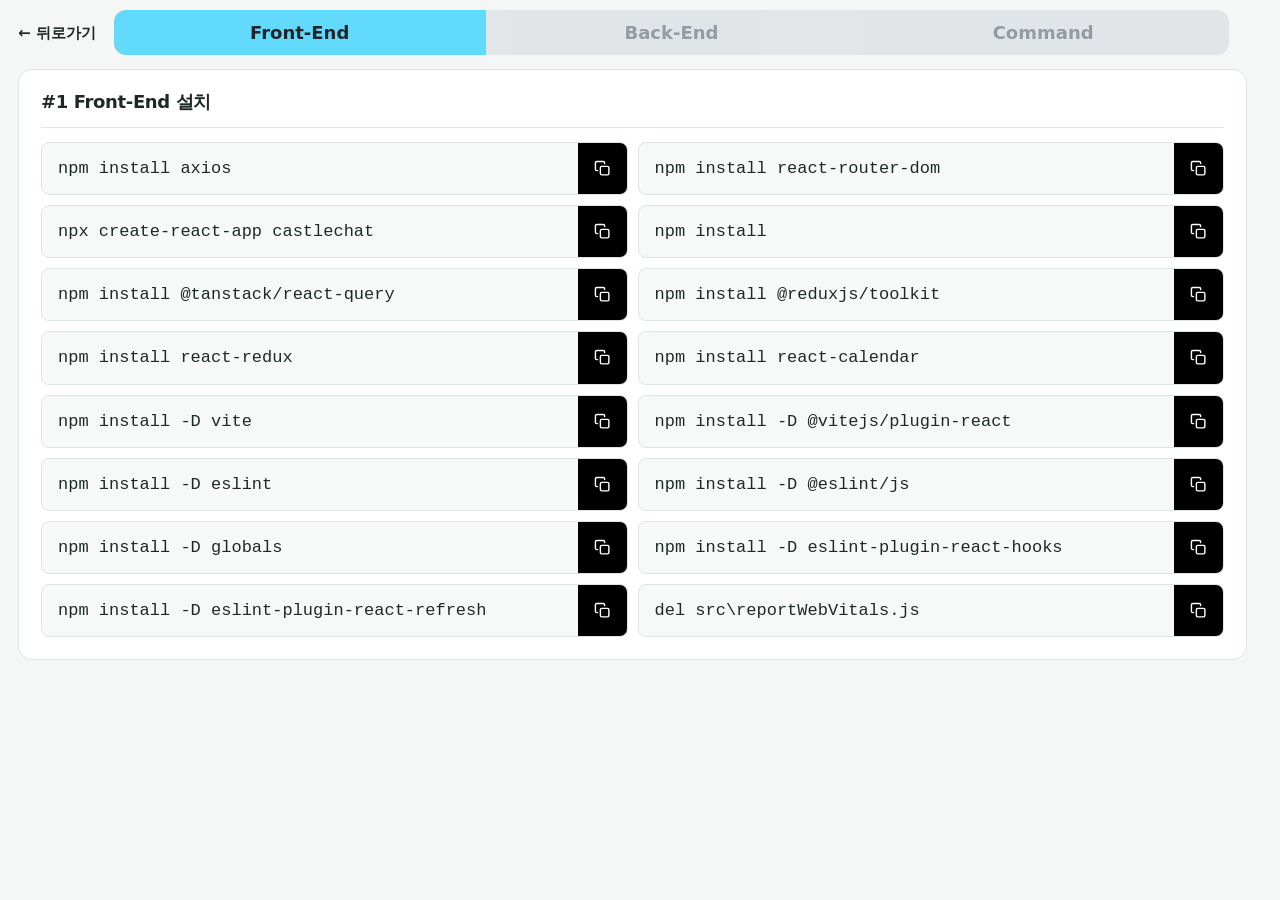
<file: command.html>
<!DOCTYPE html>
<html lang="ko">

<head>
    <meta charset="utf-8">
    <meta name="viewport" content="width=device-width, initial-scale=1">
    <title>명령어 모음 &middot; 백엔드 공부</title>
    <link rel="icon" type="image/svg+xml" href="data:image/svg+xml,%3Csvg%20xmlns%3D%27http%3A%2F%2Fwww.w3.org%2F2000%2Fsvg%27%20viewBox%3D%270%200%2032%2032%27%3E%3Crect%20width%3D%2732%27%20height%3D%2732%27%20rx%3D%277%27%20fill%3D%27%232f6d55%27%2F%3E%3Cg%20fill%3D%27%23ffffff%27%3E%3Crect%20x%3D%277%27%20y%3D%276%27%20width%3D%2718%27%20height%3D%276%27%20rx%3D%272%27%2F%3E%3Crect%20x%3D%277%27%20y%3D%2713%27%20width%3D%2718%27%20height%3D%276%27%20rx%3D%272%27%2F%3E%3Crect%20x%3D%277%27%20y%3D%2720%27%20width%3D%2718%27%20height%3D%276%27%20rx%3D%272%27%2F%3E%3C%2Fg%3E%3Cg%20fill%3D%27%232f6d55%27%3E%3Ccircle%20cx%3D%2710.6%27%20cy%3D%279%27%20r%3D%271.3%27%2F%3E%3Ccircle%20cx%3D%2710.6%27%20cy%3D%2716%27%20r%3D%271.3%27%2F%3E%3Ccircle%20cx%3D%2710.6%27%20cy%3D%2723%27%20r%3D%271.3%27%2F%3E%3C%2Fg%3E%3C%2Fsvg%3E">
    <link rel="stylesheet" href="./style.css">
</head>

<body class="note-page cmd-page">
    <div class="top-bar">
        <a class="back-link" href="./index.html">&larr; 뒤로가기</a>
        <div class="tab-group" role="tablist" aria-label="명령어 구분">
            <button type="button" class="tab-btn is-active" role="tab" id="tabbtn-front"
                data-tab="front" aria-controls="tab-front" aria-selected="true">Front-End</button>
            <button type="button" class="tab-btn" role="tab" id="tabbtn-back"
                data-tab="back" aria-controls="tab-back" aria-selected="false">Back-End</button>
            <button type="button" class="tab-btn" role="tab" id="tabbtn-command"
                data-tab="command" aria-controls="tab-command" aria-selected="false">Command</button>
        </div>
    </div>

    <main class="note-flow">

        <!-- =====================================================
             Front-End : castle_mind_front 설치 명령
             명령어 줄을 누르면 아래 template 의 상세가 모달로 뜬다.
             ===================================================== -->
        <div class="tab-panel" id="tab-front" role="tabpanel" aria-labelledby="tabbtn-front">
            <section class="note">
                <h2>#1 Front-End 설치</h2>
                <div class="cmd-list">
                    <div class="cmd-row" data-detail="front-1" role="button" tabindex="0">
                        <code class="cmd-text">npm install axios</code>
                        <button type="button" class="cmd-copy" aria-label="복사"></button>
                    </div>
                    <div class="cmd-row" data-detail="front-2" role="button" tabindex="0">
                        <code class="cmd-text">npm install react-router-dom</code>
                        <button type="button" class="cmd-copy" aria-label="복사"></button>
                    </div>
                    <div class="cmd-row" data-detail="front-3" role="button" tabindex="0">
                        <code class="cmd-text">npx create-react-app castlechat</code>
                        <button type="button" class="cmd-copy" aria-label="복사"></button>
                    </div>
                    <div class="cmd-row" data-detail="front-4" role="button" tabindex="0">
                        <code class="cmd-text">npm install</code>
                        <button type="button" class="cmd-copy" aria-label="복사"></button>
                    </div>
                    <div class="cmd-row" data-detail="front-5" role="button" tabindex="0">
                        <code class="cmd-text">npm install @tanstack/react-query</code>
                        <button type="button" class="cmd-copy" aria-label="복사"></button>
                    </div>
                    <div class="cmd-row" data-detail="front-6" role="button" tabindex="0">
                        <code class="cmd-text">npm install @reduxjs/toolkit</code>
                        <button type="button" class="cmd-copy" aria-label="복사"></button>
                    </div>
                    <div class="cmd-row" data-detail="front-7" role="button" tabindex="0">
                        <code class="cmd-text">npm install react-redux</code>
                        <button type="button" class="cmd-copy" aria-label="복사"></button>
                    </div>
                    <div class="cmd-row" data-detail="front-8" role="button" tabindex="0">
                        <code class="cmd-text">npm install react-calendar</code>
                        <button type="button" class="cmd-copy" aria-label="복사"></button>
                    </div>
                    <div class="cmd-row" data-detail="front-9" role="button" tabindex="0">
                        <code class="cmd-text">npm install -D vite</code>
                        <button type="button" class="cmd-copy" aria-label="복사"></button>
                    </div>
                    <div class="cmd-row" data-detail="front-10" role="button" tabindex="0">
                        <code class="cmd-text">npm install -D @vitejs/plugin-react</code>
                        <button type="button" class="cmd-copy" aria-label="복사"></button>
                    </div>
                    <div class="cmd-row" data-detail="front-11" role="button" tabindex="0">
                        <code class="cmd-text">npm install -D eslint</code>
                        <button type="button" class="cmd-copy" aria-label="복사"></button>
                    </div>
                    <div class="cmd-row" data-detail="front-12" role="button" tabindex="0">
                        <code class="cmd-text">npm install -D @eslint/js</code>
                        <button type="button" class="cmd-copy" aria-label="복사"></button>
                    </div>
                    <div class="cmd-row" data-detail="front-13" role="button" tabindex="0">
                        <code class="cmd-text">npm install -D globals</code>
                        <button type="button" class="cmd-copy" aria-label="복사"></button>
                    </div>
                    <div class="cmd-row" data-detail="front-14" role="button" tabindex="0">
                        <code class="cmd-text">npm install -D eslint-plugin-react-hooks</code>
                        <button type="button" class="cmd-copy" aria-label="복사"></button>
                    </div>
                    <div class="cmd-row" data-detail="front-15" role="button" tabindex="0">
                        <code class="cmd-text">npm install -D eslint-plugin-react-refresh</code>
                        <button type="button" class="cmd-copy" aria-label="복사"></button>
                    </div>
                    <div class="cmd-row" data-detail="front-16" role="button" tabindex="0">
                        <code class="cmd-text">del src\reportWebVitals.js</code>
                        <button type="button" class="cmd-copy" aria-label="복사"></button>
                    </div>
                </div>
            </section>
        </div>

        <!-- =====================================================
             Back-End : express_server 설치 명령
             ===================================================== -->
        <div class="tab-panel" id="tab-back" role="tabpanel" aria-labelledby="tabbtn-back" hidden>
            <section class="note">
                <h2>#2 Back-End 설치</h2>
                <div class="cmd-list">
                    <div class="cmd-row" data-detail="back-1" role="button" tabindex="0">
                        <code class="cmd-text">npm init -y</code>
                        <button type="button" class="cmd-copy" aria-label="복사"></button>
                    </div>
                    <div class="cmd-row" data-detail="back-2" role="button" tabindex="0">
                        <code class="cmd-text">npm install express</code>
                        <button type="button" class="cmd-copy" aria-label="복사"></button>
                    </div>
                    <div class="cmd-row" data-detail="back-3" role="button" tabindex="0">
                        <code class="cmd-text">npm install express-session</code>
                        <button type="button" class="cmd-copy" aria-label="복사"></button>
                    </div>
                    <div class="cmd-row" data-detail="back-4" role="button" tabindex="0">
                        <code class="cmd-text">npm install mysql2</code>
                        <button type="button" class="cmd-copy" aria-label="복사"></button>
                    </div>
                    <div class="cmd-row" data-detail="back-5" role="button" tabindex="0">
                        <code class="cmd-text">npm install connect-redis</code>
                        <button type="button" class="cmd-copy" aria-label="복사"></button>
                    </div>
                    <div class="cmd-row" data-detail="back-6" role="button" tabindex="0">
                        <code class="cmd-text">npm install redis</code>
                        <button type="button" class="cmd-copy" aria-label="복사"></button>
                    </div>
                </div>
            </section>
        </div>

        <!-- =====================================================
             Command : 설치가 아닌 일반 명령
             ===================================================== -->
        <div class="tab-panel" id="tab-command" role="tabpanel" aria-labelledby="tabbtn-command" hidden>
            <section class="note">
                <h2>#3 Command</h2>
                <div class="cmd-list">
                    <div class="cmd-row" data-detail="cmd-1" role="button" tabindex="0">
                        <code class="cmd-text">cd D:\castleDragonProjects\castleMind\express_server</code>
                        <button type="button" class="cmd-copy" aria-label="복사"></button>
                    </div>
                    <div class="cmd-row" data-detail="cmd-2" role="button" tabindex="0">
                        <code class="cmd-text">mkdir castle_mind_server</code>
                        <button type="button" class="cmd-copy" aria-label="복사"></button>
                    </div>
                    <div class="cmd-row" data-detail="cmd-3" role="button" tabindex="0">
                        <code class="cmd-text">rmdir /s /q castle_mind_server</code>
                        <button type="button" class="cmd-copy" aria-label="복사"></button>
                    </div>
                    <div class="cmd-row" data-detail="cmd-4" role="button" tabindex="0">
                        <code class="cmd-text">cls</code>
                        <button type="button" class="cmd-copy" aria-label="복사"></button>
                    </div>
                    <div class="cmd-row" data-detail="cmd-5" role="button" tabindex="0">
                        <code class="cmd-text">npm start</code>
                        <button type="button" class="cmd-copy" aria-label="복사"></button>
                    </div>
                    <div class="cmd-row" data-detail="cmd-6" role="button" tabindex="0">
                        <code class="cmd-text">npm run dev</code>
                        <button type="button" class="cmd-copy" aria-label="복사"></button>
                    </div>
                    <div class="cmd-row" data-detail="cmd-7" role="button" tabindex="0">
                        <code class="cmd-text">docker ps -a</code>
                        <button type="button" class="cmd-copy" aria-label="복사"></button>
                    </div>
                    <div class="cmd-row" data-detail="cmd-8" role="button" tabindex="0">
                        <code class="cmd-text">docker start castle-redis</code>
                        <button type="button" class="cmd-copy" aria-label="복사"></button>
                    </div>
                    <div class="cmd-row" data-detail="cmd-9" role="button" tabindex="0">
                        <code class="cmd-text">docker compose up -d chatRedis</code>
                        <button type="button" class="cmd-copy" aria-label="복사"></button>
                    </div>
                    <div class="cmd-row" data-detail="cmd-10" role="button" tabindex="0">
                        <code class="cmd-text">docker exec castle-redis redis-cli ping</code>
                        <button type="button" class="cmd-copy" aria-label="복사"></button>
                    </div>
                    <div class="cmd-row" data-detail="cmd-11" role="button" tabindex="0">
                        <code class="cmd-text">docker run -d --name mind-castle -p 6380:6379 -v mind-castle-data:/data redis:7 redis-server --appendonly yes</code>
                        <button type="button" class="cmd-copy" aria-label="복사"></button>
                    </div>
                    <div class="cmd-row" data-detail="cmd-12" role="button" tabindex="0">
                        <code class="cmd-text">docker exec mind-castle redis-cli ping</code>
                        <button type="button" class="cmd-copy" aria-label="복사"></button>
                    </div>
                    <div class="cmd-row" data-detail="cmd-13" role="button" tabindex="0">
                        <code class="cmd-text">docker ps -a --filter name=mind-castle</code>
                        <button type="button" class="cmd-copy" aria-label="복사"></button>
                    </div>
                </div>
            </section>
        </div>

    </main>

    <!-- 명령어 상세 모달. 배경을 막지 않으려고 showModal() 이 아니라 show() 로 연다.
         내용은 아래 template 중 하나를 복제해서 채운다. -->
    <dialog id="cmdModal" class="cmd-modal" aria-labelledby="cmdModalTitle">
        <button type="button" class="hdr-close" id="cmdModalClose" aria-label="닫기">&times;</button>
        <div class="note modal-note" id="cmdModalBody"></div>
    </dialog>

    <!-- ===================================================== 상세 : Front-End -->
    <template id="front-1">
        <h2 id="cmdModalTitle">1 &mdash; axios 설치</h2>
        <div class="scroll-x">
            <table>
                <tr>
                    <th>위치</th>
                    <td><code>castle_mind_front</code></td>
                </tr>
                <tr>
                    <th>기능</th>
                    <td>프론트에서 서버로 HTTP 요청을 보내는 <em>axios</em> 라이브러리를 설치하고
                        <code>package.json</code> 의 dependencies 에 기록한다.</td>
                </tr>
                <tr>
                    <th>풀네임</th>
                    <td>npm = <b class="abbr">N</b>ode <b class="abbr">P</b>ackage <b class="abbr">M</b>anager. axios 는 패키지 이름이다(약어 아님).</td>
                </tr>
                <tr>
                    <th>Spring 비유</th>
                    <td>역할은 <code>RestTemplate</code> &middot; <code>RestClient</code> 같은 HTTP 클라이언트다.
                        설치는 <code>build.gradle</code> 에 <code>implementation</code> 한 줄을 추가하고 Gradle 이 jar 를 받아오는 것과 같다.</td>
                </tr>
            </table>
        </div>
        <p class="cmd-note">※ <code>npm uninstall axios</code> 명령을 실행하면 <code>node_modules</code> 와 <code>package.json</code> dependencies 에서 삭제된다.</p>
    </template>

    <template id="front-2">
        <h2 id="cmdModalTitle">2 &mdash; react-router-dom 설치</h2>
        <div class="scroll-x">
            <table>
                <tr>
                    <th>위치</th>
                    <td><code>castle_mind_front</code></td>
                </tr>
                <tr>
                    <th>기능</th>
                    <td>주소(URL)에 따라 다른 화면을 보여주는 <em>react-router-dom</em>(페이지 이동 &middot; 주소 라우팅 라이브러리)을 설치하고
                        <code>package.json</code> 의 dependencies 에 기록한다.</td>
                </tr>
                <tr>
                    <th>풀네임</th>
                    <td>npm = <b class="abbr">N</b>ode <b class="abbr">P</b>ackage <b class="abbr">M</b>anager. react-router-dom 은 패키지 이름이다. dom = <b class="abbr">D</b>ocument <b class="abbr">O</b>bject <b class="abbr">M</b>odel.</td>
                </tr>
                <tr>
                    <th>Spring 비유</th>
                    <td><code>@RequestMapping</code> 으로 URL 마다 다른 Controller 를 연결하는 일을 브라우저 안에서 하는 것과 비슷하다.
                        설치는 <code>build.gradle</code> 에 <code>implementation</code> 한 줄을 추가하는 것과 같다.</td>
                </tr>
            </table>
        </div>
        <p class="cmd-note">※ <code>npm uninstall react-router-dom</code> 명령을 실행하면 <code>node_modules</code> 와 <code>package.json</code> dependencies 에서 삭제된다.</p>
    </template>

    <template id="front-3">
        <h2 id="cmdModalTitle">3 &mdash; React 프로젝트 만들기</h2>
        <div class="scroll-x">
            <table>
                <tr>
                    <th>위치</th>
                    <td>프로젝트 폴더를 만들 상위 폴더</td>
                </tr>
                <tr>
                    <th>기능</th>
                    <td>React 프로젝트 틀(폴더 구조, <code>package.json</code>, react &middot; react-dom &middot; react-scripts &middot; web-vitals &middot; @testing-library 같은 기본 패키지)을 한 번에 만든다. castlechat 이 이렇게 만들어졌다. CRA 는 2025년에 공식 지원이 끝나서 새 프로젝트는 Vite 로 만드는 추세다.</td>
                </tr>
                <tr>
                    <th>풀네임</th>
                    <td>npx = <b class="abbr">N</b>ode <b class="abbr">P</b>ackage e<b class="abbr">X</b>ecute. 설치하지 않고 패키지를 한 번 실행한다. create-react-app(CRA) = <b class="abbr">C</b>reate <b class="abbr">R</b>eact <b class="abbr">A</b>pp.</td>
                </tr>
                <tr>
                    <th>Spring 비유</th>
                    <td>start.spring.io(Spring Initializr)로 프로젝트 틀을 받는 것과 같다.</td>
                </tr>
            </table>
        </div>
    </template>

    <template id="front-4">
        <h2 id="cmdModalTitle">4 &mdash; package.json 목록 전부 설치</h2>
        <div class="scroll-x">
            <table>
                <tr>
                    <th>위치</th>
                    <td><code>castlechat</code> &middot; <code>castle_mind_front</code> (<code>package.json</code> 이 있는 폴더)</td>
                </tr>
                <tr>
                    <th>기능</th>
                    <td>패키지 이름 없이 실행하면 <code>package.json</code> dependencies 목록에 있는 패키지를 전부 <code>node_modules</code> 에 받는다. git clone 직후나 <code>node_modules</code> 를 지운 뒤에 쓴다.</td>
                </tr>
                <tr>
                    <th>풀네임</th>
                    <td>npm = <b class="abbr">N</b>ode <b class="abbr">P</b>ackage <b class="abbr">M</b>anager.</td>
                </tr>
                <tr>
                    <th>Spring 비유</th>
                    <td>Gradle refresh 로 <code>build.gradle</code> 의 의존성을 전부 받아오는 것과 같다.</td>
                </tr>
            </table>
        </div>
    </template>

    <template id="front-5">
        <h2 id="cmdModalTitle">5 &mdash; TanStack Query 설치</h2>
        <div class="scroll-x">
            <table>
                <tr>
                    <th>위치</th>
                    <td><code>castlechat</code></td>
                </tr>
                <tr>
                    <th>기능</th>
                    <td>서버에서 받아온 데이터(내 정보, 친구 목록 등)를 캐시하고 다시 불러오는 일을 관리한다. castleChat 의 <code>useMe</code> &middot; <code>useFriendList</code> 가 이것으로 만들어졌다.</td>
                </tr>
                <tr>
                    <th>풀네임</th>
                    <td>@tanstack 은 패키지 묶음(scope) 이름이다. react-query 는 약어가 아니다.</td>
                </tr>
                <tr>
                    <th>Spring 비유</th>
                    <td>조회 결과를 캐시해 두는 <code>@Cacheable</code> 과 비슷한 일을 브라우저 쪽에서 한다.</td>
                </tr>
            </table>
        </div>
    </template>

    <template id="front-6">
        <h2 id="cmdModalTitle">6 &mdash; Redux Toolkit 설치</h2>
        <div class="scroll-x">
            <table>
                <tr>
                    <th>위치</th>
                    <td><code>castlechat</code></td>
                </tr>
                <tr>
                    <th>기능</th>
                    <td>화면 전체가 같이 쓰는 상태 저장소(Redux)를 쉽게 만드는 도구를 설치한다. castleChat 의 <code>chatWindowsSlice</code> &middot; <code>store.js</code> 가 이것으로 만들어졌다.</td>
                </tr>
                <tr>
                    <th>풀네임</th>
                    <td>@reduxjs 는 패키지 묶음(scope) 이름이다. toolkit 은 약어가 아니다.</td>
                </tr>
                <tr>
                    <th>Spring 비유</th>
                    <td>여러 곳에서 같이 쓰는 상태를 싱글톤 빈 하나에 모아 두는 것과 비슷하다.</td>
                </tr>
            </table>
        </div>
    </template>

    <template id="front-7">
        <h2 id="cmdModalTitle">7 &mdash; react-redux 설치</h2>
        <div class="scroll-x">
            <table>
                <tr>
                    <th>위치</th>
                    <td><code>castlechat</code></td>
                </tr>
                <tr>
                    <th>기능</th>
                    <td>React 컴포넌트가 Redux 저장소를 읽고 쓰게 이어주는 연결 부품을 설치한다. <code>Provider</code> &middot; <code>useSelector</code> &middot; <code>useDispatch</code> 가 여기서 나온다.</td>
                </tr>
                <tr>
                    <th>풀네임</th>
                    <td>react-redux 는 패키지 이름이다.</td>
                </tr>
                <tr>
                    <th>Spring 비유</th>
                    <td>컴포넌트가 <code>@Autowired</code> 로 공유 빈을 주입받는 것과 비슷하다.</td>
                </tr>
            </table>
        </div>
    </template>

    <template id="front-8">
        <h2 id="cmdModalTitle">8 &mdash; react-calendar 설치</h2>
        <div class="scroll-x">
            <table>
                <tr>
                    <th>위치</th>
                    <td><code>castlechat</code></td>
                </tr>
                <tr>
                    <th>기능</th>
                    <td>날짜를 고르는 달력 컴포넌트를 설치한다. castleChat 회원가입 페이지에서 CSS 를 불러오지만, 생년월일 입력 부분은 주석 처리되어 지금은 쓰지 않는다.</td>
                </tr>
                <tr>
                    <th>풀네임</th>
                    <td>react-calendar 는 패키지 이름이다.</td>
                </tr>
            </table>
        </div>
    </template>

    <template id="front-9">
        <h2 id="cmdModalTitle">9 &mdash; Vite 설치</h2>
        <div class="scroll-x">
            <table>
                <tr>
                    <th>위치</th>
                    <td><code>castle_mind_front</code></td>
                </tr>
                <tr>
                    <th>기능</th>
                    <td>개발 서버 &middot; 빌드 도구 Vite 를 설치한다. CRA(react-scripts) 자리를 대신한다. <code>-D</code> 라서 <code>devDependencies</code> 에 기록되고 배포 결과물에는 들어가지 않는다.</td>
                </tr>
                <tr>
                    <th>풀네임</th>
                    <td>npm = <b class="abbr">N</b>ode <b class="abbr">P</b>ackage <b class="abbr">M</b>anager. -D = --save-<b class="abbr">d</b>ev. vite 는 프랑스어로 &ldquo;빠르다&rdquo; 는 뜻이다(약어 아님).</td>
                </tr>
                <tr>
                    <th>Spring 비유</th>
                    <td>Gradle 같은 빌드 도구를 프로젝트에 넣는 것이다. <code>-D</code> 는 <code>developmentOnly</code> 처럼 개발할 때만 쓴다는 표시다.</td>
                </tr>
            </table>
        </div>
    </template>

    <template id="front-10">
        <h2 id="cmdModalTitle">10 &mdash; Vite React 플러그인 설치</h2>
        <div class="scroll-x">
            <table>
                <tr>
                    <th>위치</th>
                    <td><code>castle_mind_front</code></td>
                </tr>
                <tr>
                    <th>기능</th>
                    <td>Vite 가 JSX 를 변환하고, 저장하면 화면 상태를 유지한 채 바로 갱신하게 해 준다. <code>vite.config.js</code> 의 <code>plugins: [react()]</code> 가 이것이다.</td>
                </tr>
                <tr>
                    <th>풀네임</th>
                    <td>-D = --save-<b class="abbr">d</b>ev. @vitejs 는 패키지 묶음(scope) 이름이다. plugin-react 는 약어가 아니다.</td>
                </tr>
                <tr>
                    <th>Spring 비유</th>
                    <td><code>build.gradle</code> 의 <code>plugins { }</code> 에 플러그인을 추가하는 것과 같다.</td>
                </tr>
            </table>
        </div>
    </template>

    <template id="front-11">
        <h2 id="cmdModalTitle">11 &mdash; ESLint 설치</h2>
        <div class="scroll-x">
            <table>
                <tr>
                    <th>위치</th>
                    <td><code>castle_mind_front</code></td>
                </tr>
                <tr>
                    <th>기능</th>
                    <td>코드 검사 도구 ESLint 본체를 설치한다. CRA 때는 react-scripts 안에 숨어 있었고, Vite 로 바꾸면서 따로 설치한다. <code>npm run lint</code> 로 실행한다.</td>
                </tr>
                <tr>
                    <th>풀네임</th>
                    <td>npm = <b class="abbr">N</b>ode <b class="abbr">P</b>ackage <b class="abbr">M</b>anager. -D = --save-<b class="abbr">d</b>ev. ESLint = ECMAScript(JS 의 표준 이름) + lint(코드의 실수를 찾아내는 일).</td>
                </tr>
                <tr>
                    <th>Spring 비유</th>
                    <td>Checkstyle &middot; IntelliJ 코드 검사와 같다.</td>
                </tr>
            </table>
        </div>
    </template>

    <template id="front-12">
        <h2 id="cmdModalTitle">12 &mdash; ESLint JS 기본 규칙 설치</h2>
        <div class="scroll-x">
            <table>
                <tr>
                    <th>위치</th>
                    <td><code>castle_mind_front</code></td>
                </tr>
                <tr>
                    <th>기능</th>
                    <td>JS 기본 규칙 묶음을 설치한다. 안 쓰는 변수, 선언 안 된 변수 같은 실수를 잡는다. <code>eslint.config.js</code> 의 <code>js.configs.recommended</code> 가 이것이다.</td>
                </tr>
                <tr>
                    <th>풀네임</th>
                    <td>-D = --save-<b class="abbr">d</b>ev. @eslint 는 패키지 묶음(scope) 이름이다.</td>
                </tr>
                <tr>
                    <th>Spring 비유</th>
                    <td>Checkstyle 의 기본 규칙 세트(google_checks.xml 등)와 같다.</td>
                </tr>
            </table>
        </div>
    </template>

    <template id="front-13">
        <h2 id="cmdModalTitle">13 &mdash; 전역 변수 목록 설치</h2>
        <div class="scroll-x">
            <table>
                <tr>
                    <th>위치</th>
                    <td><code>castle_mind_front</code></td>
                </tr>
                <tr>
                    <th>기능</th>
                    <td><code>window</code> &middot; <code>document</code> 같은 브라우저 전역 변수 목록을 설치한다. ESLint 가 이것들을 &ldquo;선언 안 된 변수&rdquo; 로 오해하지 않게 한다.</td>
                </tr>
                <tr>
                    <th>풀네임</th>
                    <td>-D = --save-<b class="abbr">d</b>ev. globals 는 패키지 이름이다.</td>
                </tr>
            </table>
        </div>
    </template>

    <template id="front-14">
        <h2 id="cmdModalTitle">14 &mdash; Hook 규칙 플러그인 설치</h2>
        <div class="scroll-x">
            <table>
                <tr>
                    <th>위치</th>
                    <td><code>castle_mind_front</code></td>
                </tr>
                <tr>
                    <th>기능</th>
                    <td>Hook 규칙을 검사한다. 조건문 안에서 Hook 을 부르는 실수, <code>useEffect</code> 의존성 배열 누락을 잡는다.</td>
                </tr>
                <tr>
                    <th>풀네임</th>
                    <td>-D = --save-<b class="abbr">d</b>ev. eslint-plugin-react-hooks 는 패키지 이름이다.</td>
                </tr>
            </table>
        </div>
    </template>

    <template id="front-15">
        <h2 id="cmdModalTitle">15 &mdash; Vite 화면 갱신 규칙 플러그인 설치</h2>
        <div class="scroll-x">
            <table>
                <tr>
                    <th>위치</th>
                    <td><code>castle_mind_front</code></td>
                </tr>
                <tr>
                    <th>기능</th>
                    <td>Vite 의 화면 즉시 갱신(저장하면 상태를 유지한 채 바로 반영)이 깨지는 export 방식을 경고한다.</td>
                </tr>
                <tr>
                    <th>풀네임</th>
                    <td>-D = --save-<b class="abbr">d</b>ev. eslint-plugin-react-refresh 는 패키지 이름이다.</td>
                </tr>
            </table>
        </div>
    </template>

    <template id="front-16">
        <h2 id="cmdModalTitle">16 &mdash; CRA 기본 파일 지우기</h2>
        <div class="scroll-x">
            <table>
                <tr>
                    <th>위치</th>
                    <td><code>castle_mind_front</code></td>
                </tr>
                <tr>
                    <th>기능</th>
                    <td>파일 하나를 삭제한다. <em>휴지통을 거치지 않는 영구 삭제다.</em>
                        Vite 로 바꾸면서 쓰지 않게 된 CRA 기본 파일을 지울 때 썼다. cmd 는 경로 구분에 <code>\</code> 를 쓴다.</td>
                </tr>
                <tr>
                    <th>풀네임</th>
                    <td>del = <b class="abbr">del</b>ete.</td>
                </tr>
            </table>
        </div>
        <p class="cmd-note">※ <code>src\setupTests.js</code> &middot; <code>src\App.test.js</code> &middot; <code>src\logo.svg</code> 도 같은 명령어로 삭제할 수 있다.</p>
    </template>

    <!-- ===================================================== 상세 : Back-End -->
    <template id="back-1">
        <h2 id="cmdModalTitle">1 &mdash; Node 프로젝트 만들기</h2>
        <div class="scroll-x">
            <table>
                <tr>
                    <th>위치</th>
                    <td><code>express_server</code></td>
                </tr>
                <tr>
                    <th>기능</th>
                    <td>이 폴더를 Node 프로젝트로 선언하는 <code>package.json</code> 을 새로 만든다.
                        질문(이름, 버전 등)에 전부 기본값으로 답한다.</td>
                </tr>
                <tr>
                    <th>풀네임</th>
                    <td>init = <b class="abbr">init</b>ialize. -y = --<b class="abbr">y</b>es.</td>
                </tr>
                <tr>
                    <th>Spring 비유</th>
                    <td><code>build.gradle</code> &middot; <code>settings.gradle</code> 을 처음 만드는 것과 같다.</td>
                </tr>
            </table>
        </div>
    </template>

    <template id="back-2">
        <h2 id="cmdModalTitle">2 &mdash; Express 설치</h2>
        <div class="scroll-x">
            <table>
                <tr>
                    <th>위치</th>
                    <td><code>express_server</code></td>
                </tr>
                <tr>
                    <th>기능</th>
                    <td><em>Express</em>(웹 서버 프레임워크)를 <code>node_modules</code> 에 설치하고
                        <code>package.json</code> dependencies 에 기록한다.</td>
                </tr>
                <tr>
                    <th>풀네임</th>
                    <td>npm = <b class="abbr">N</b>ode <b class="abbr">P</b>ackage <b class="abbr">M</b>anager. express 는 패키지 이름이다.</td>
                </tr>
                <tr>
                    <th>Spring 비유</th>
                    <td><code>implementation 'spring-boot-starter-web'</code> 과 같다.</td>
                </tr>
            </table>
        </div>
    </template>

    <template id="back-3">
        <h2 id="cmdModalTitle">3 &mdash; express-session 설치</h2>
        <div class="scroll-x">
            <table>
                <tr>
                    <th>위치</th>
                    <td><code>express_server</code></td>
                </tr>
                <tr>
                    <th>기능</th>
                    <td>로그인 세션(쿠키 + 서버 저장소)을 다루는 Express 미들웨어를 설치한다.</td>
                </tr>
                <tr>
                    <th>풀네임</th>
                    <td>express-session 은 패키지 이름이다.</td>
                </tr>
                <tr>
                    <th>Spring 비유</th>
                    <td><code>HttpSession</code> 기능이다. Spring 은 내장되어 있고, Express 는 따로 설치한다.</td>
                </tr>
            </table>
        </div>
    </template>

    <template id="back-4">
        <h2 id="cmdModalTitle">4 &mdash; MariaDB 드라이버 설치</h2>
        <div class="scroll-x">
            <table>
                <tr>
                    <th>위치</th>
                    <td><code>express_server</code></td>
                </tr>
                <tr>
                    <th>기능</th>
                    <td>MariaDB &middot; MySQL 접속 드라이버를 설치한다.
                        커넥션 풀(<code>createPool</code>) 기능도 들어 있다.</td>
                </tr>
                <tr>
                    <th>풀네임</th>
                    <td>mysql2 는 mysql 드라이버 패키지의 2번째 세대 이름이다.
                        MariaDB 도 같은 프로토콜이라 그대로 쓴다.</td>
                </tr>
                <tr>
                    <th>Spring 비유</th>
                    <td><code>runtimeOnly 'org.mariadb.jdbc:mariadb-java-client'</code> + HikariCP 와 같다.</td>
                </tr>
            </table>
        </div>
    </template>

    <template id="back-5">
        <h2 id="cmdModalTitle">5 &mdash; connect-redis 설치</h2>
        <div class="scroll-x">
            <table>
                <tr>
                    <th>위치</th>
                    <td><code>express_server</code></td>
                </tr>
                <tr>
                    <th>기능</th>
                    <td>express-session 이 세션을 Redis 에 저장하도록 이어주는 연결 부품을 설치한다.
                        Redis 접속 자체는 <code>redis</code> 패키지가 한다.</td>
                </tr>
                <tr>
                    <th>풀네임</th>
                    <td>connect-redis 는 패키지 이름이다.
                        connect 는 Express 의 원조 미들웨어 프레임워크 이름에서 왔다.</td>
                </tr>
                <tr>
                    <th>Spring 비유</th>
                    <td><code>spring-session-data-redis</code> 와 같다.</td>
                </tr>
            </table>
        </div>
    </template>

    <template id="back-6">
        <h2 id="cmdModalTitle">6 &mdash; Redis 드라이버 설치</h2>
        <div class="scroll-x">
            <table>
                <tr>
                    <th>위치</th>
                    <td><code>express_server</code></td>
                </tr>
                <tr>
                    <th>기능</th>
                    <td>Node 에서 Redis 에 접속하는 드라이버를 설치한다.
                        connect-redis 가 이 드라이버로 세션을 읽고 쓴다.</td>
                </tr>
                <tr>
                    <th>풀네임</th>
                    <td>redis = <b class="abbr">RE</b>mote <b class="abbr">DI</b>ctionary <b class="abbr">S</b>erver.</td>
                </tr>
                <tr>
                    <th>Spring 비유</th>
                    <td>Lettuce(<code>spring-boot-starter-data-redis</code>)와 같다.</td>
                </tr>
            </table>
        </div>
    </template>

    <!-- ===================================================== 상세 : Command -->
    <template id="cmd-1">
        <h2 id="cmdModalTitle">1 &mdash; 폴더 이동</h2>
        <div class="scroll-x">
            <table>
                <tr>
                    <th>기능</th>
                    <td>현재 작업 폴더를 이동한다.</td>
                </tr>
                <tr>
                    <th>풀네임</th>
                    <td>cd = <b class="abbr">c</b>hange <b class="abbr">d</b>irectory.</td>
                </tr>
            </table>
        </div>
    </template>

    <template id="cmd-2">
        <h2 id="cmdModalTitle">2 &mdash; 폴더 만들기</h2>
        <div class="scroll-x">
            <table>
                <tr>
                    <th>기능</th>
                    <td>새 폴더를 만든다.</td>
                </tr>
                <tr>
                    <th>풀네임</th>
                    <td>mkdir = <b class="abbr">m</b>a<b class="abbr">k</b>e <b class="abbr">dir</b>ectory.</td>
                </tr>
            </table>
        </div>
    </template>

    <template id="cmd-3">
        <h2 id="cmdModalTitle">3 &mdash; 폴더 지우기</h2>
        <div class="scroll-x">
            <table>
                <tr>
                    <th>기능</th>
                    <td>폴더를 안의 내용까지 전부, 확인 질문 없이 삭제한다.
                        <em>휴지통을 거치지 않는 영구 삭제다.</em></td>
                </tr>
                <tr>
                    <th>풀네임</th>
                    <td>rmdir = <b class="abbr">r</b>e<b class="abbr">m</b>ove <b class="abbr">dir</b>ectory. /s = <b class="abbr">s</b>ubdirectories(하위 폴더 &middot; 파일 포함).
                        /q = <b class="abbr">q</b>uiet(확인 질문 안 함).</td>
                </tr>
            </table>
        </div>
    </template>

    <template id="cmd-4">
        <h2 id="cmdModalTitle">4 &mdash; 터미널 화면 지우기</h2>
        <div class="scroll-x">
            <table>
                <tr>
                    <th>기능</th>
                    <td>VS Code 터미널 화면을 지운다. Linux &middot; Git Bash 의 <code>clear</code> 와 같다.</td>
                </tr>
                <tr>
                    <th>풀네임</th>
                    <td>cls = <b class="abbr">cl</b>ear <b class="abbr">s</b>creen.</td>
                </tr>
            </table>
        </div>
    </template>

    <template id="cmd-5">
        <h2 id="cmdModalTitle">5 &mdash; CRA 프론트 개발 서버 실행</h2>
        <div class="scroll-x">
            <table>
                <tr>
                    <th>위치</th>
                    <td><code>castlechat</code> (CRA 프로젝트). castle_mind_front 는 Vite 로 바꿔서 <code>npm run dev</code> 를 쓴다.</td>
                </tr>
                <tr>
                    <th>기능</th>
                    <td><code>package.json</code> 의 "start" 스크립트(<code>react-scripts start</code>)를 실행해
                        프론트 개발 서버(3000)를 띄운다.</td>
                </tr>
                <tr>
                    <th>풀네임</th>
                    <td>start 는 약어가 아니다. <code>package.json</code> scripts 에 정의된 이름이다.</td>
                </tr>
                <tr>
                    <th>Spring 비유</th>
                    <td><code>bootRun</code> 과 같다.</td>
                </tr>
            </table>
        </div>
    </template>

    <template id="cmd-6">
        <h2 id="cmdModalTitle">6 &mdash; 개발 서버 실행 (Express &middot; Vite)</h2>
        <div class="scroll-x">
            <table>
                <tr>
                    <th>위치</th>
                    <td><code>express_server</code> &middot; <code>castle_mind_front</code></td>
                </tr>
                <tr>
                    <th>기능</th>
                    <td><code>castle_mind_front</code> 에서는 Vite 개발 서버(3000)를 띄운다. <code>express_server</code> 에서는 <code>package.json</code> 의 "dev" 스크립트(<code>node --watch src/server.js</code>)를 실행해
                        Express 서버(4000)를 띄운다. 파일을 저장하면 서버가 자동으로 재시작된다.</td>
                </tr>
                <tr>
                    <th>풀네임</th>
                    <td>run = <b class="abbr">run</b>-script. dev = <b class="abbr">dev</b>elopment(개발용이라는 뜻으로 붙인 스크립트 이름).
                        --watch = 파일 변경 감시 모드.</td>
                </tr>
                <tr>
                    <th>Spring 비유</th>
                    <td><code>spring-boot-devtools</code> 를 켠 상태의 <code>bootRun</code> 과 같다.</td>
                </tr>
            </table>
        </div>
    </template>

    <template id="cmd-7">
        <h2 id="cmdModalTitle">7 &mdash; 컨테이너 목록 보기</h2>
        <div class="scroll-x">
            <table>
                <tr>
                    <th>기능</th>
                    <td>컨테이너 목록을 보여준다. <code>-a</code> 를 붙이면 꺼진(정지된) 컨테이너까지 전부 보여준다.</td>
                </tr>
                <tr>
                    <th>풀네임</th>
                    <td>ps = <b class="abbr">p</b>rocess <b class="abbr">s</b>tatus. Linux 의 프로세스 목록 명령 <code>ps</code> 에서 따온 이름이고,
                        <code>docker container ls</code> 와 같은 명령이다. -a = --<b class="abbr">a</b>ll.</td>
                </tr>
            </table>
        </div>
    </template>

    <template id="cmd-8">
        <h2 id="cmdModalTitle">8 &mdash; 정지된 컨테이너 다시 켜기</h2>
        <div class="scroll-x">
            <table>
                <tr>
                    <th>기능</th>
                    <td>이미 만들어져 있는 정지된 컨테이너(castle-redis)를 다시 켠다. 새로 만들지 않는다.</td>
                </tr>
                <tr>
                    <th>풀네임</th>
                    <td>start 는 약어가 아니다.</td>
                </tr>
            </table>
        </div>
    </template>

    <template id="cmd-9">
        <h2 id="cmdModalTitle">9 &mdash; compose 파일에서 서비스 하나만 띄우기</h2>
        <div class="scroll-x">
            <table>
                <tr>
                    <th>위치</th>
                    <td><code>castleChat\infra</code> (<code>docker-compose.yml</code> 이 있는 폴더)</td>
                </tr>
                <tr>
                    <th>기능</th>
                    <td><code>docker-compose.yml</code> 에 정의된 서비스 중 chatRedis 만 골라서
                        컨테이너를 만들고 백그라운드로 실행한다.</td>
                </tr>
                <tr>
                    <th>풀네임</th>
                    <td>compose = 여러 컨테이너를 설정 파일 하나로 묶어 관리하는 도구. up = 생성 + 실행.
                        -d = --<b class="abbr">d</b>etach(터미널에서 떼어내 백그라운드 실행).</td>
                </tr>
            </table>
        </div>
    </template>

    <template id="cmd-10">
        <h2 id="cmdModalTitle">10 &mdash; castle-redis 상태 확인</h2>
        <div class="scroll-x">
            <table>
                <tr>
                    <th>기능</th>
                    <td>실행 중인 castle-redis 컨테이너 안에서 redis-cli 로 ping 을 보낸다.
                        <em>PONG 이 오면 Redis 가 정상이다.</em></td>
                </tr>
                <tr>
                    <th>풀네임</th>
                    <td>exec = <b class="abbr">exec</b>ute. redis-cli = Redis <b class="abbr">c</b>ommand <b class="abbr">l</b>ine <b class="abbr">i</b>nterface.</td>
                </tr>
            </table>
        </div>
    </template>

    <template id="cmd-11">
        <h2 id="cmdModalTitle">11 &mdash; castleMind 전용 Redis 만들기</h2>
        <div class="scroll-x">
            <table>
                <tr>
                    <th>기능</th>
                    <td>castleMind 전용 Redis 컨테이너(mind-castle)를 새로 만들고 백그라운드로 실행한다.
                        castle-redis(6379)와 동시에 켜도 겹치지 않게 PC 쪽 포트는 6380 을 쓴다.</td>
                </tr>
                <tr>
                    <th>풀네임</th>
                    <td>run = 이미지로 컨테이너 생성 + 실행. -d = --<b class="abbr">d</b>etach(백그라운드 실행).
                        --name = 컨테이너 이름. -p = --<b class="abbr">p</b>ublish(PC 포트:컨테이너 포트 연결).
                        -v = --<b class="abbr">v</b>olume(데이터를 볼륨 mind-castle-data 에 저장해 컨테이너를 지워도 남김).
                        redis:7 = 이미지 이름:버전.
                        --appendonly yes = AOF(<b class="abbr">A</b>ppend <b class="abbr">O</b>nly <b class="abbr">F</b>ile) 저장 켜기(재시작해도 데이터 유지).</td>
                </tr>
                <tr>
                    <th>Spring 비유</th>
                    <td>castleChat <code>infra/docker-compose.yml</code> 의 chatRedis 설정 한 덩어리를
                        명령 한 줄로 쓴 것이다.</td>
                </tr>
            </table>
        </div>
    </template>

    <template id="cmd-12">
        <h2 id="cmdModalTitle">12 &mdash; mind-castle 상태 확인</h2>
        <div class="scroll-x">
            <table>
                <tr>
                    <th>기능</th>
                    <td>mind-castle 컨테이너 안에서 redis-cli 로 ping 을 보낸다. <em>PONG 이 오면 정상이다.</em></td>
                </tr>
                <tr>
                    <th>풀네임</th>
                    <td>exec = <b class="abbr">exec</b>ute. redis-cli = Redis <b class="abbr">c</b>ommand <b class="abbr">l</b>ine <b class="abbr">i</b>nterface.</td>
                </tr>
            </table>
        </div>
    </template>

    <template id="cmd-13">
        <h2 id="cmdModalTitle">13 &mdash; 이름으로 컨테이너 찾기</h2>
        <div class="scroll-x">
            <table>
                <tr>
                    <th>기능</th>
                    <td>컨테이너 목록 중 이름에 <code>mind-castle</code> 이 들어간 것만 보여준다. 꺼진 것까지 본다.
                        새로 만들기 전에 같은 이름의 컨테이너가 이미 있는지 확인할 때 쓴다. 아무것도 안 나오면 없는 것이다.</td>
                </tr>
                <tr>
                    <th>풀네임</th>
                    <td>ps = <b class="abbr">p</b>rocess <b class="abbr">s</b>tatus. -a = --<b class="abbr">a</b>ll. --filter = 조건에 맞는 것만 거르는 옵션(약어 아님). name= 은 컨테이너 이름 조건이다.</td>
                </tr>
                <tr>
                    <th>Spring 비유</th>
                    <td>SQL 의 <code>WHERE name LIKE '%mind-castle%'</code> 처럼 목록을 조건으로 거르는 것과 같다.</td>
                </tr>
            </table>
        </div>
    </template>

    <script>
        // 탭 전환. clntserv.html 과 같은 방식. 주소 끝을 #front / #back / #command 로 남겨 새로고침해도 같은 탭이 열린다.
        (function () {
            var btns = document.querySelectorAll('.tab-btn');
            var tabIds = ['front', 'back', 'command'];
            function show(id) {
                document.querySelectorAll('.tab-panel').forEach(function (p) {
                    p.hidden = p.id !== 'tab-' + id;
                });
                btns.forEach(function (b) {
                    var on = b.dataset.tab === id;
                    b.classList.toggle('is-active', on);
                    b.setAttribute('aria-selected', on ? 'true' : 'false');
                });
                history.replaceState(null, '', '#' + id);
            }
            btns.forEach(function (b) {
                b.addEventListener('click', function () {
                    window.closeCmdModal();
                    show(b.dataset.tab);
                    if (window.layoutCmdRows) window.layoutCmdRows();
                    window.scrollTo(0, 0);
                });
            });
            var hashId = location.hash.slice(1);
            show(tabIds.indexOf(hashId) >= 0 ? hashId : 'front');
        })();
    </script>
    <script>
        // 명령어 줄 클릭 -> 상세 모달 토글. 복사 버튼 클릭 -> 명령어만 클립보드에 복사.
        (function () {
            var modal = document.getElementById('cmdModal');
            var body = document.getElementById('cmdModalBody');
            var openRow = null;

            var COPY_ICON = '<svg viewBox="0 0 24 24" fill="none" stroke="currentColor" stroke-width="2" stroke-linecap="round" stroke-linejoin="round" aria-hidden="true"><rect x="9" y="9" width="12" height="12" rx="2"/><path d="M5 15H4a2 2 0 0 1-2-2V4a2 2 0 0 1 2-2h9a2 2 0 0 1 2 2v1"/></svg>';
            var CHECK_ICON = '<svg viewBox="0 0 24 24" fill="none" stroke="currentColor" stroke-width="2.4" stroke-linecap="round" stroke-linejoin="round" aria-hidden="true"><path d="M4 12.5l5 5L20 6.5"/></svg>';

            function closeModal() {
                if (modal.open) modal.close();
                if (openRow) openRow.classList.remove('is-open');
                openRow = null;
            }
            window.closeCmdModal = closeModal;

            // 2열 배치. 먼저 전부 한 칸(절반)에 넣어 보고, 글자가 칸을 넘치는 명령어만 is-wide 로 한 줄 전체를 쓰게 한다.
            // 숨겨진 탭은 폭이 0 이라 잴 수 없어서, 보이는 목록만 계산하고 탭을 바꿀 때 다시 계산한다.
            function layoutCmdRows() {
                document.querySelectorAll('.cmd-list').forEach(function (list) {
                    if (!list.offsetParent) return;
                    var rows = list.querySelectorAll('.cmd-row');
                    rows.forEach(function (row) { row.classList.remove('is-wide'); });
                    rows.forEach(function (row) {
                        var text = row.querySelector('.cmd-text');
                        if (text.scrollWidth > text.clientWidth) row.classList.add('is-wide');
                    });
                });
            }
            window.layoutCmdRows = layoutCmdRows;
            layoutCmdRows();
            if (document.fonts && document.fonts.ready) document.fonts.ready.then(layoutCmdRows);
            var resizeTimer = null;
            window.addEventListener('resize', function () {
                clearTimeout(resizeTimer);
                resizeTimer = setTimeout(layoutCmdRows, 100);
            });

            function toggleModal(row) {
                if (openRow === row) {
                    closeModal();
                    return;
                }
                if (openRow) openRow.classList.remove('is-open');
                body.innerHTML = '';
                body.appendChild(document.getElementById(row.dataset.detail).content.cloneNode(true));
                body.scrollTop = 0;
                modal.scrollTop = 0;
                openRow = row;
                row.classList.add('is-open');
                if (!modal.open) modal.show();
            }

            // http 로 열리는 경우 navigator.clipboard 가 없어서 textarea 로 한 번 더 시도한다.
            function copyText(text) {
                if (navigator.clipboard && window.isSecureContext) {
                    return navigator.clipboard.writeText(text);
                }
                return new Promise(function (resolve, reject) {
                    var ta = document.createElement('textarea');
                    ta.value = text;
                    ta.style.position = 'fixed';
                    ta.style.opacity = '0';
                    document.body.appendChild(ta);
                    ta.select();
                    var ok = document.execCommand('copy');
                    document.body.removeChild(ta);
                    ok ? resolve() : reject(new Error('복사 실패'));
                });
            }

            document.querySelectorAll('.cmd-row').forEach(function (row) {
                var copyBtn = row.querySelector('.cmd-copy');
                copyBtn.innerHTML = COPY_ICON;

                copyBtn.addEventListener('click', function (e) {
                    e.stopPropagation(); // 복사만 하고 모달은 건드리지 않는다.
                    copyText(row.querySelector('.cmd-text').textContent).then(function () {
                        copyBtn.innerHTML = CHECK_ICON;
                        setTimeout(function () { copyBtn.innerHTML = COPY_ICON; }, 1200);
                    });
                });

                row.addEventListener('click', function () { toggleModal(row); });
                row.addEventListener('keydown', function (e) {
                    if (e.target !== row) return;
                    if (e.key === 'Enter' || e.key === ' ') {
                        e.preventDefault();
                        toggleModal(row);
                    }
                });
            });

            document.getElementById('cmdModalClose').addEventListener('click', closeModal);

            // show() 로 연 모달은 ESC 를 브라우저가 처리해 주지 않아서 직접 닫는다.
            document.addEventListener('keydown', function (e) {
                if (e.key === 'Escape' && modal.open) closeModal();
            });
        })();
    </script>
</body>

</html>
</file>
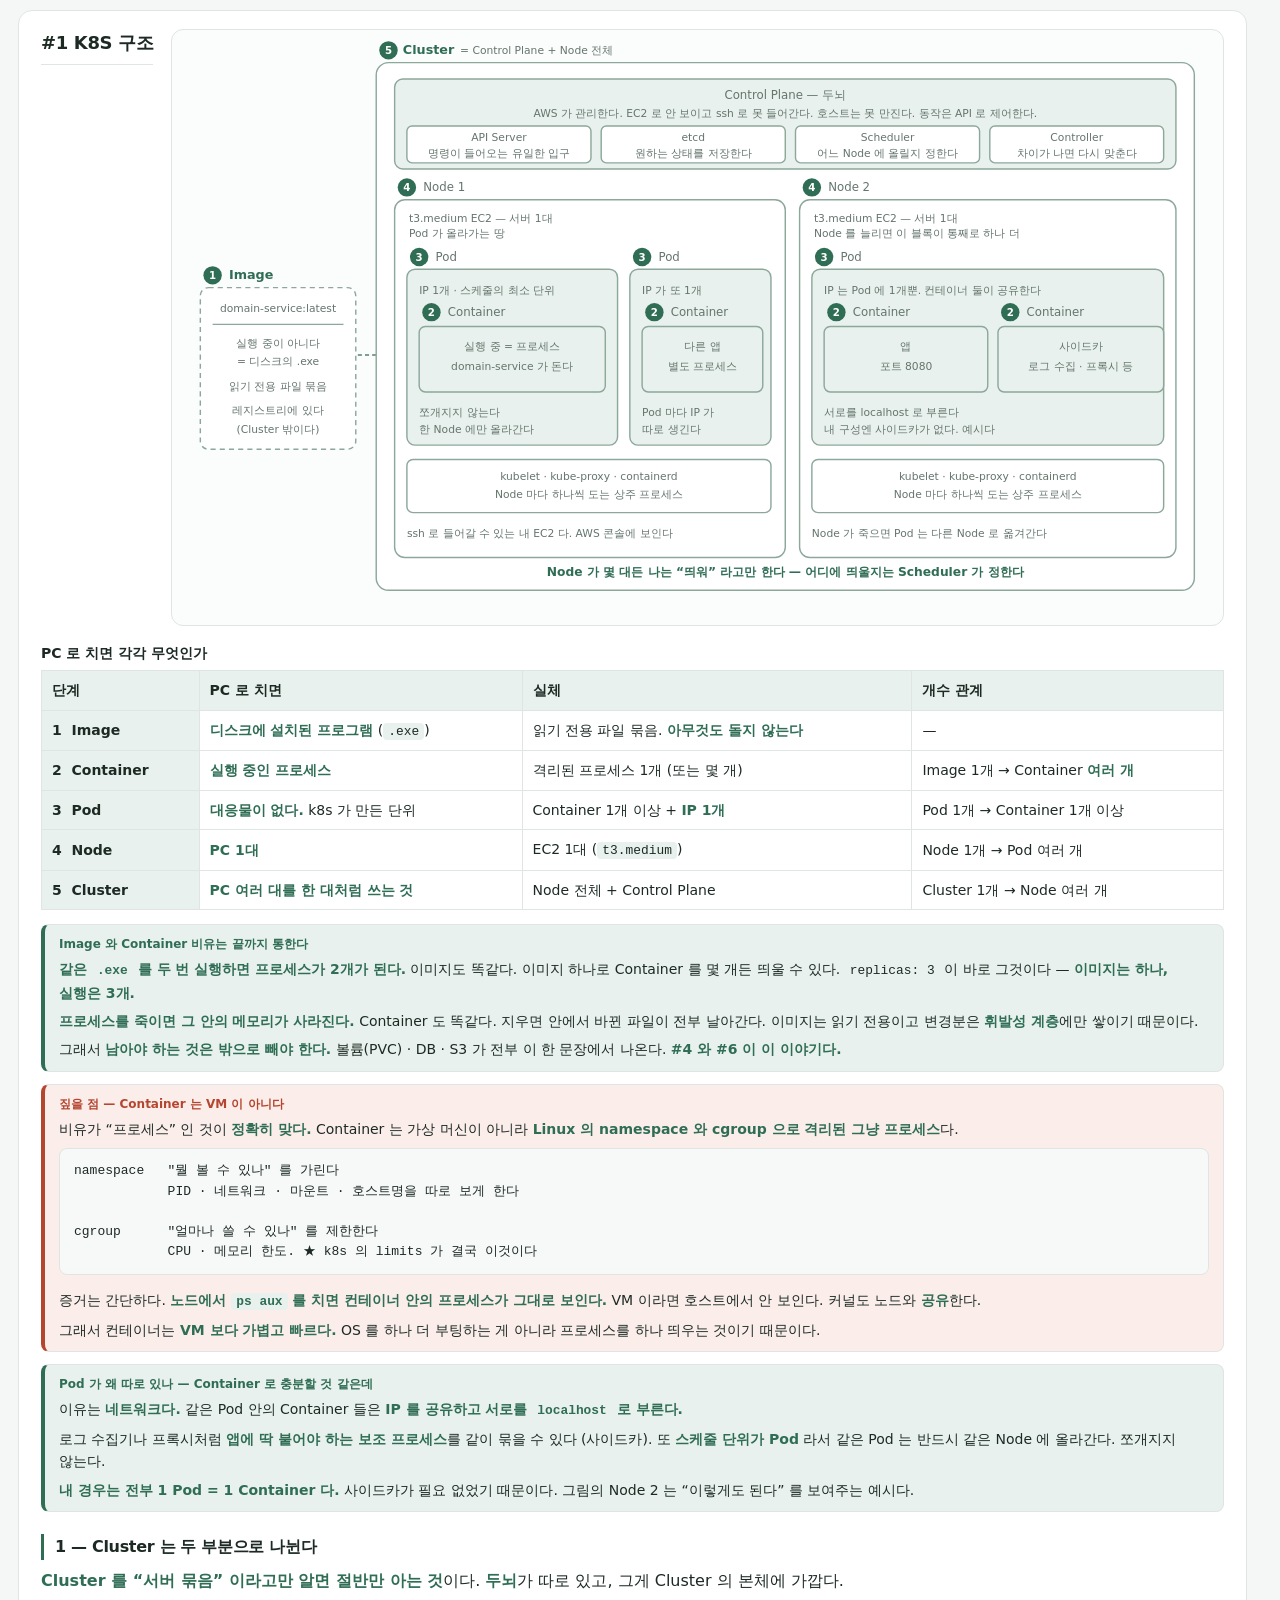
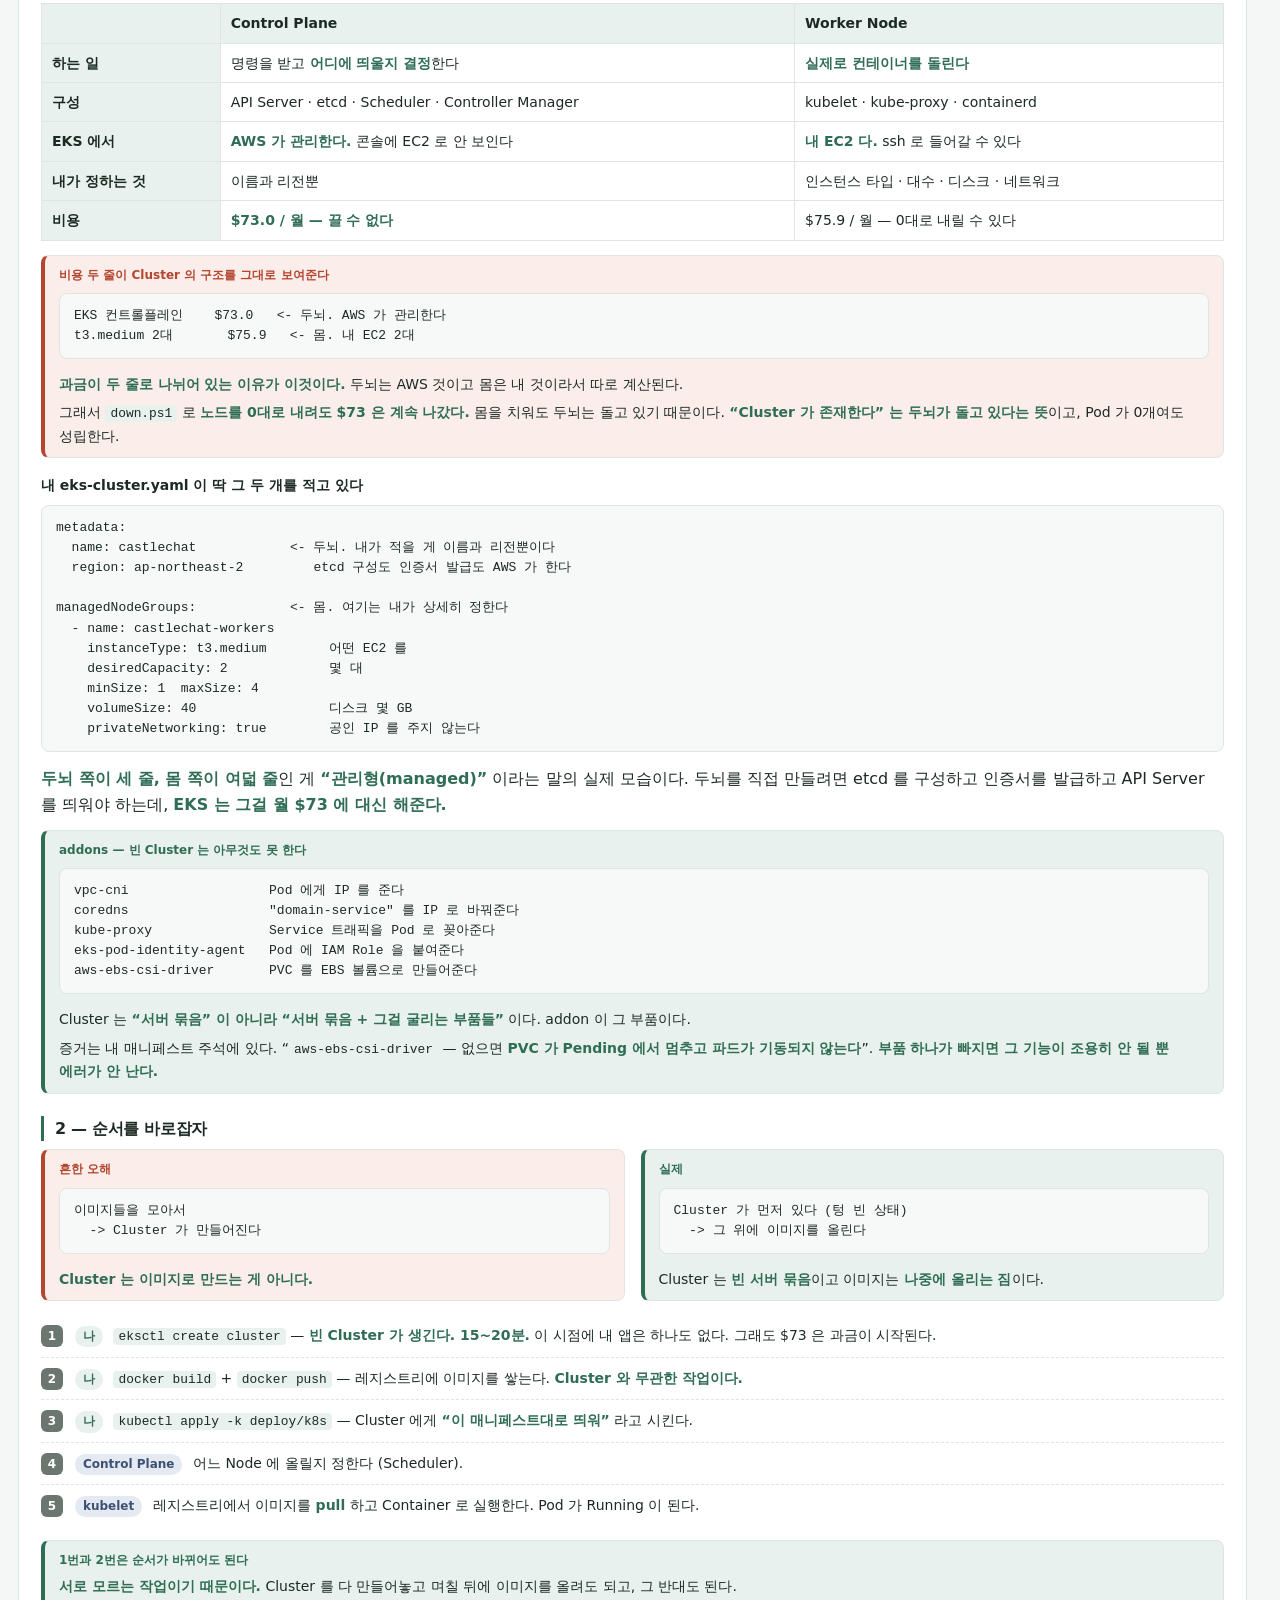
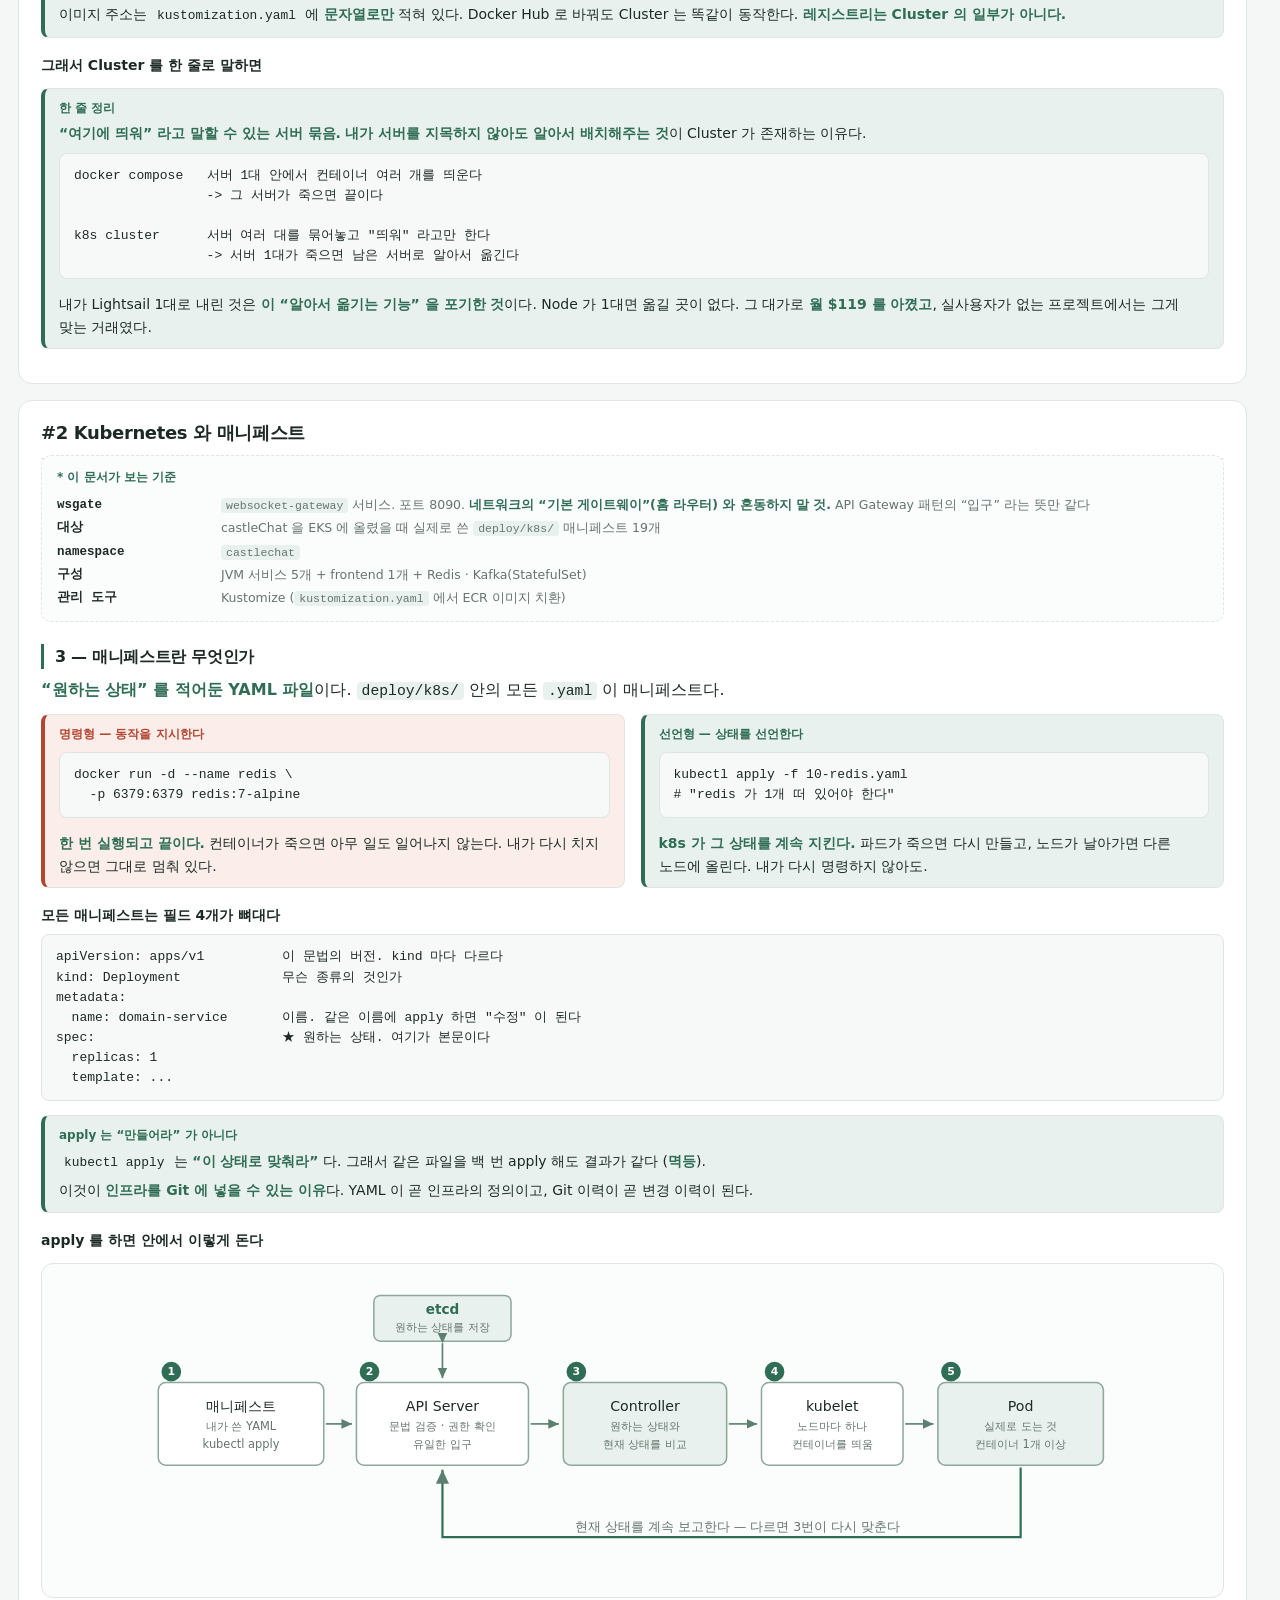
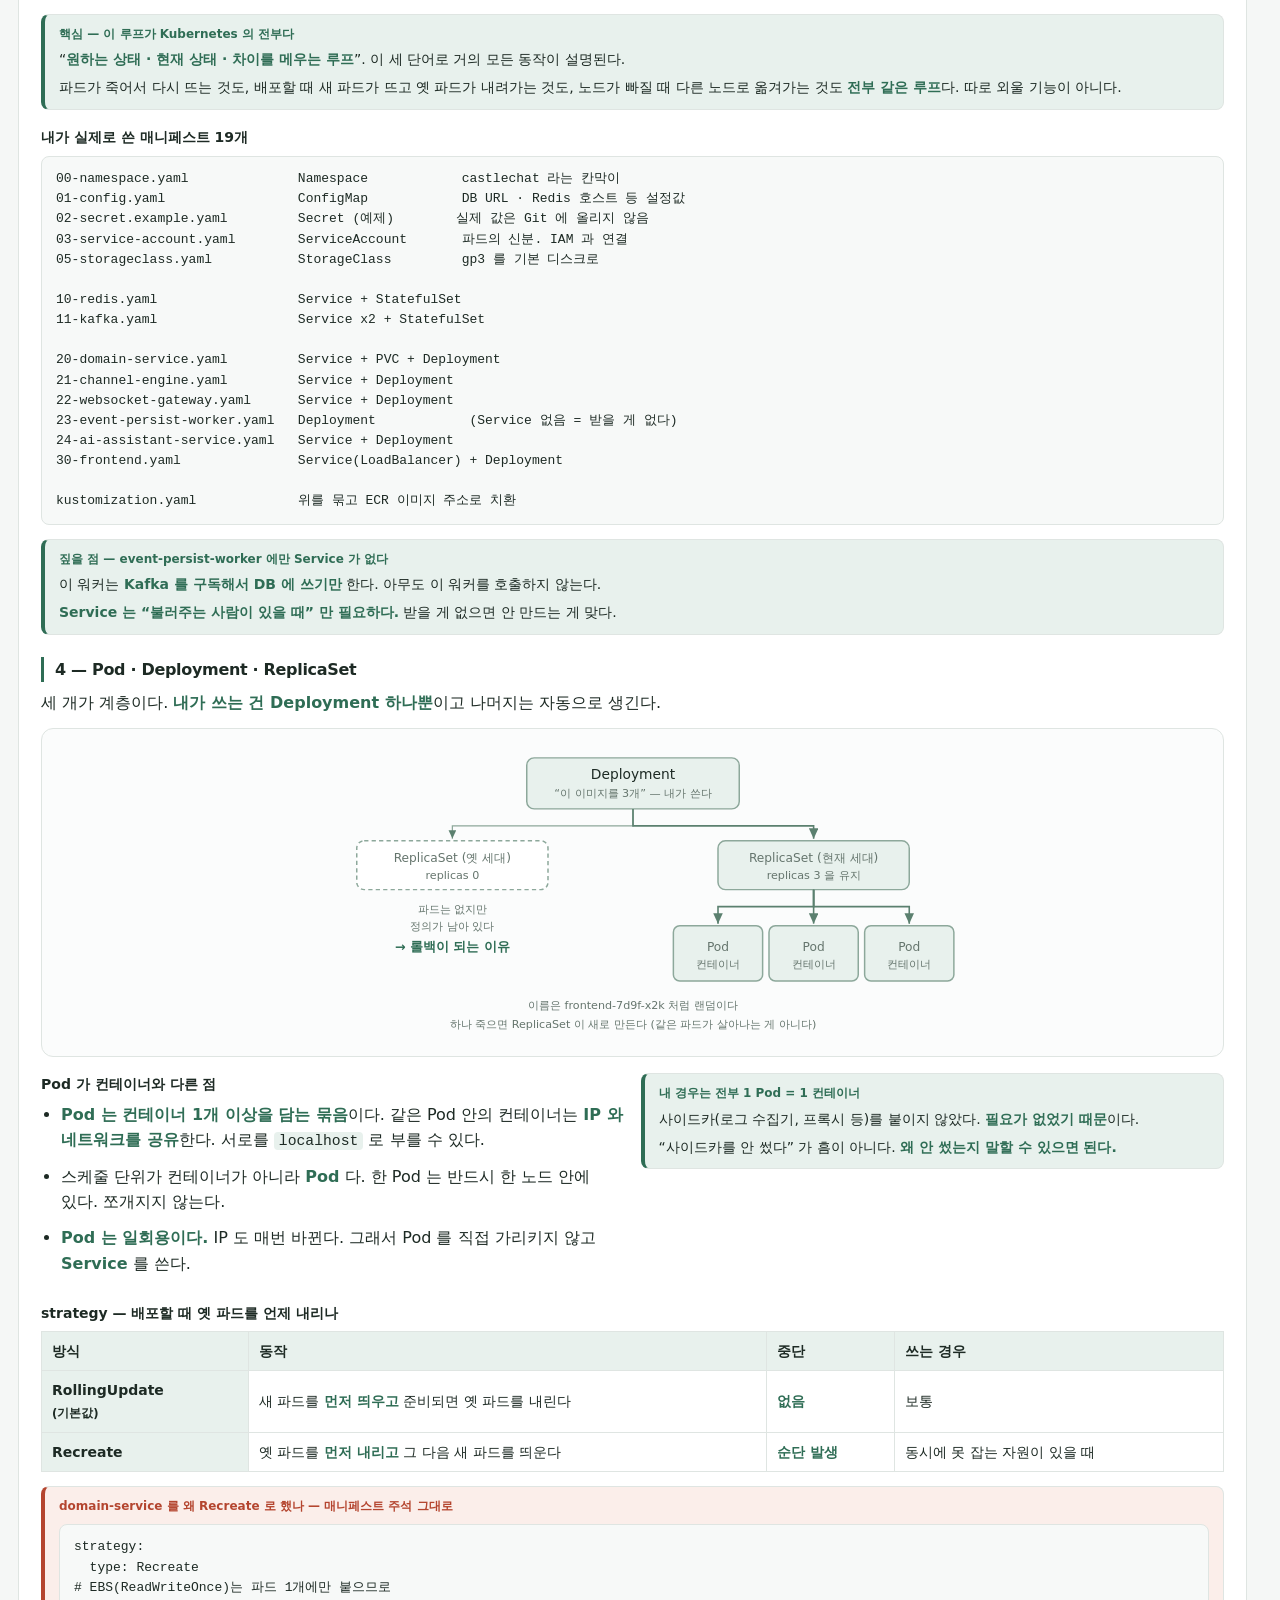
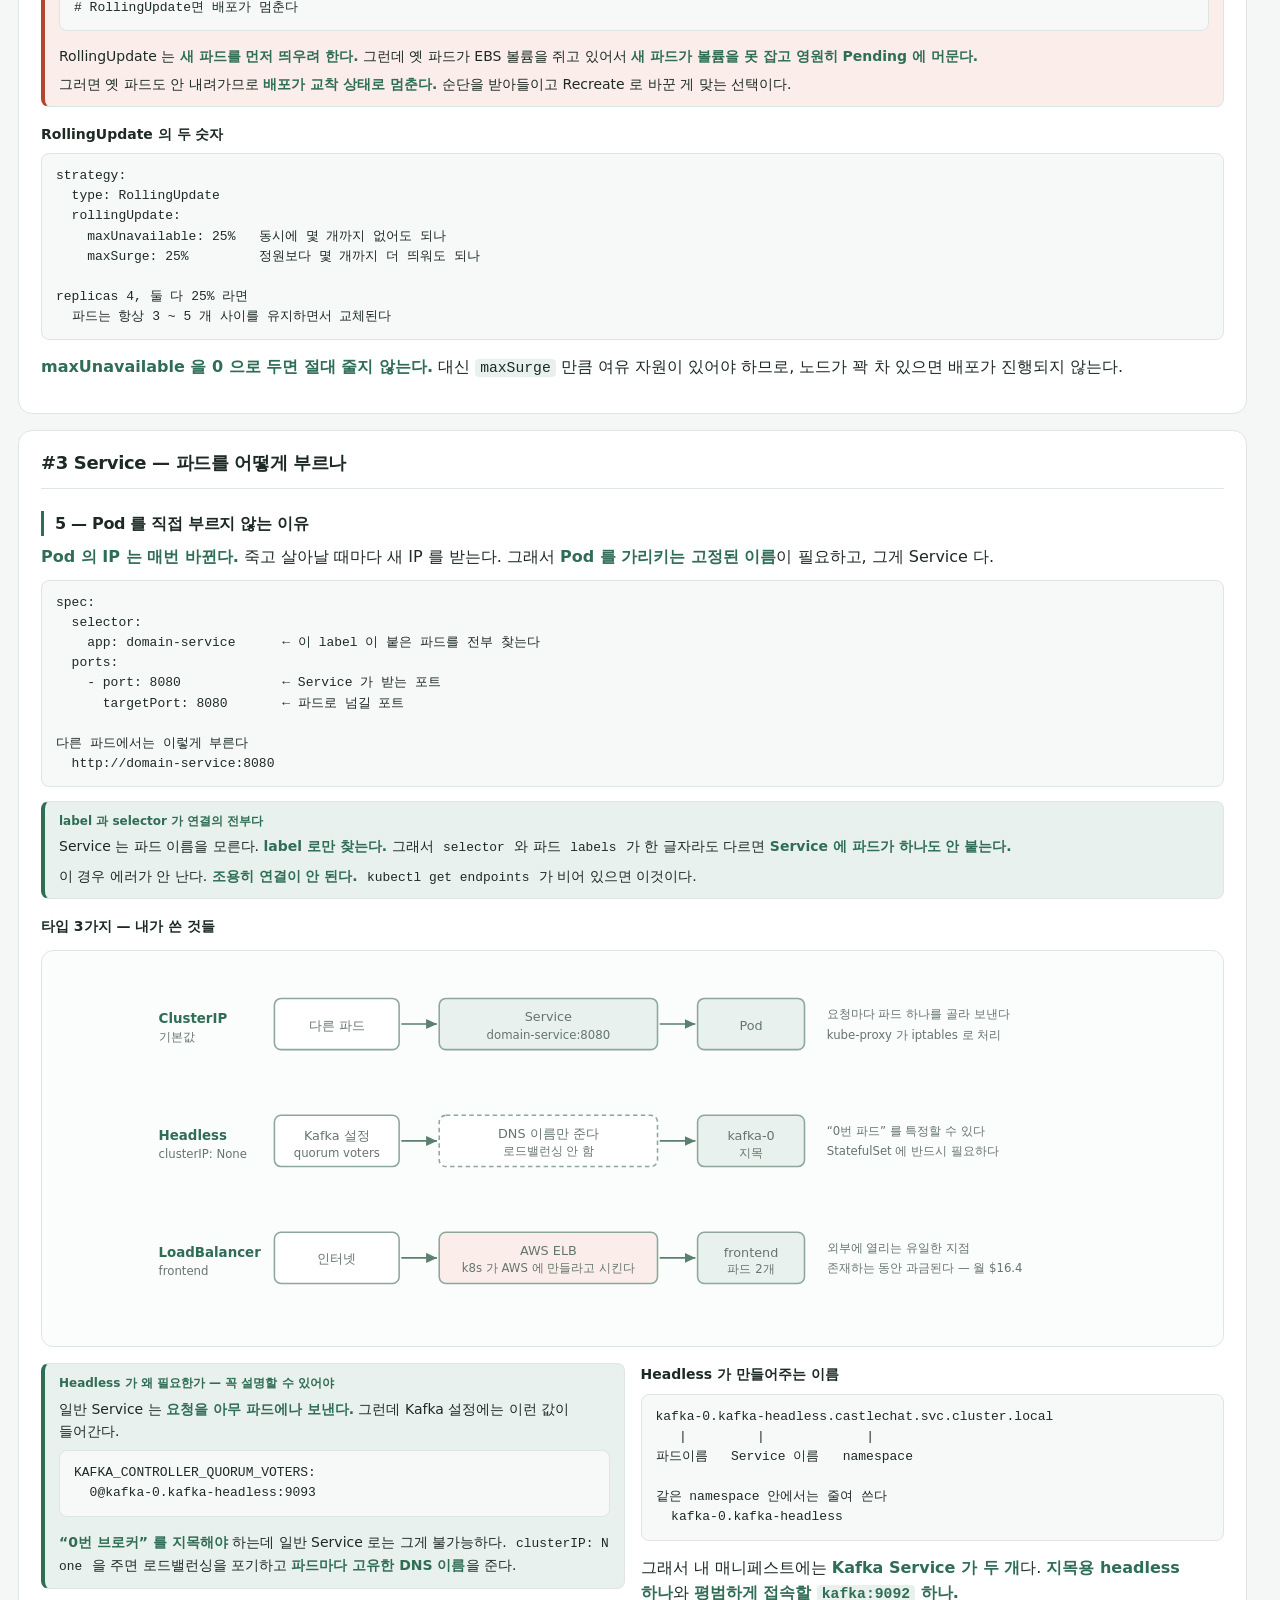
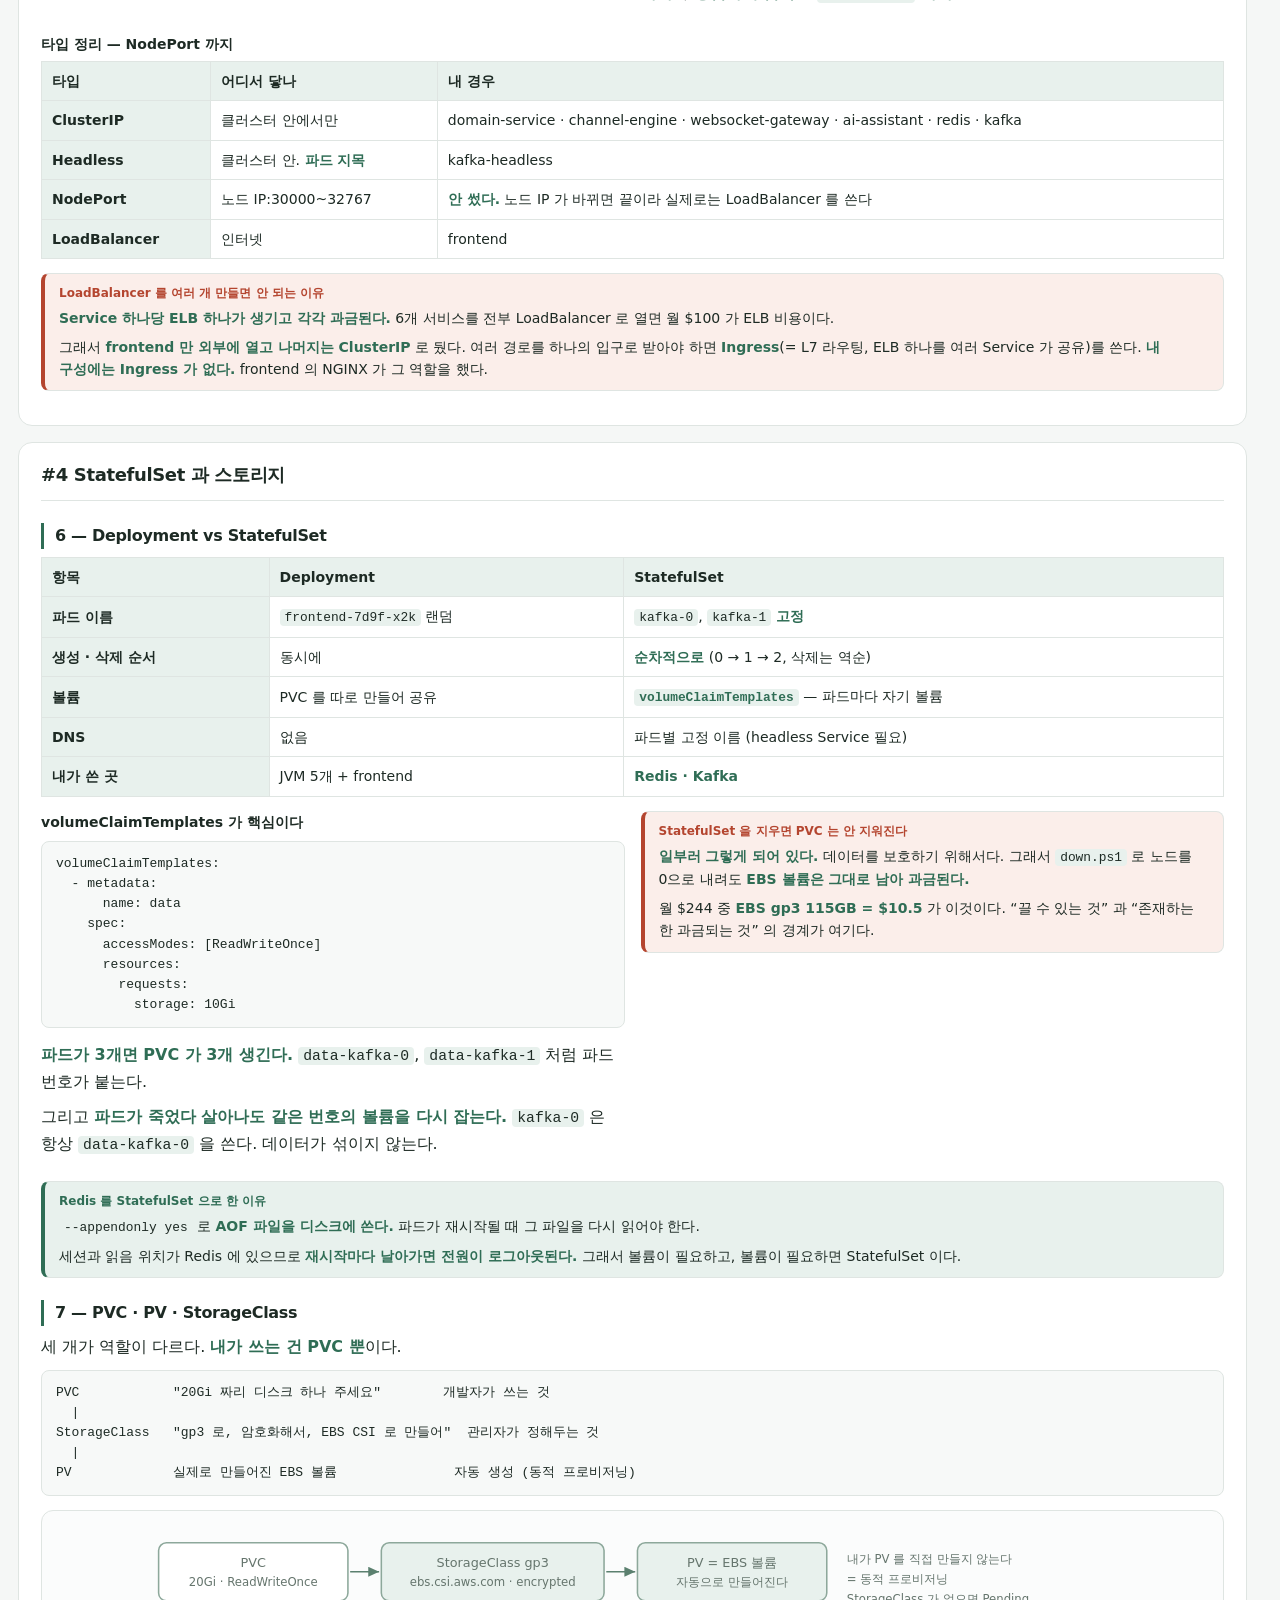
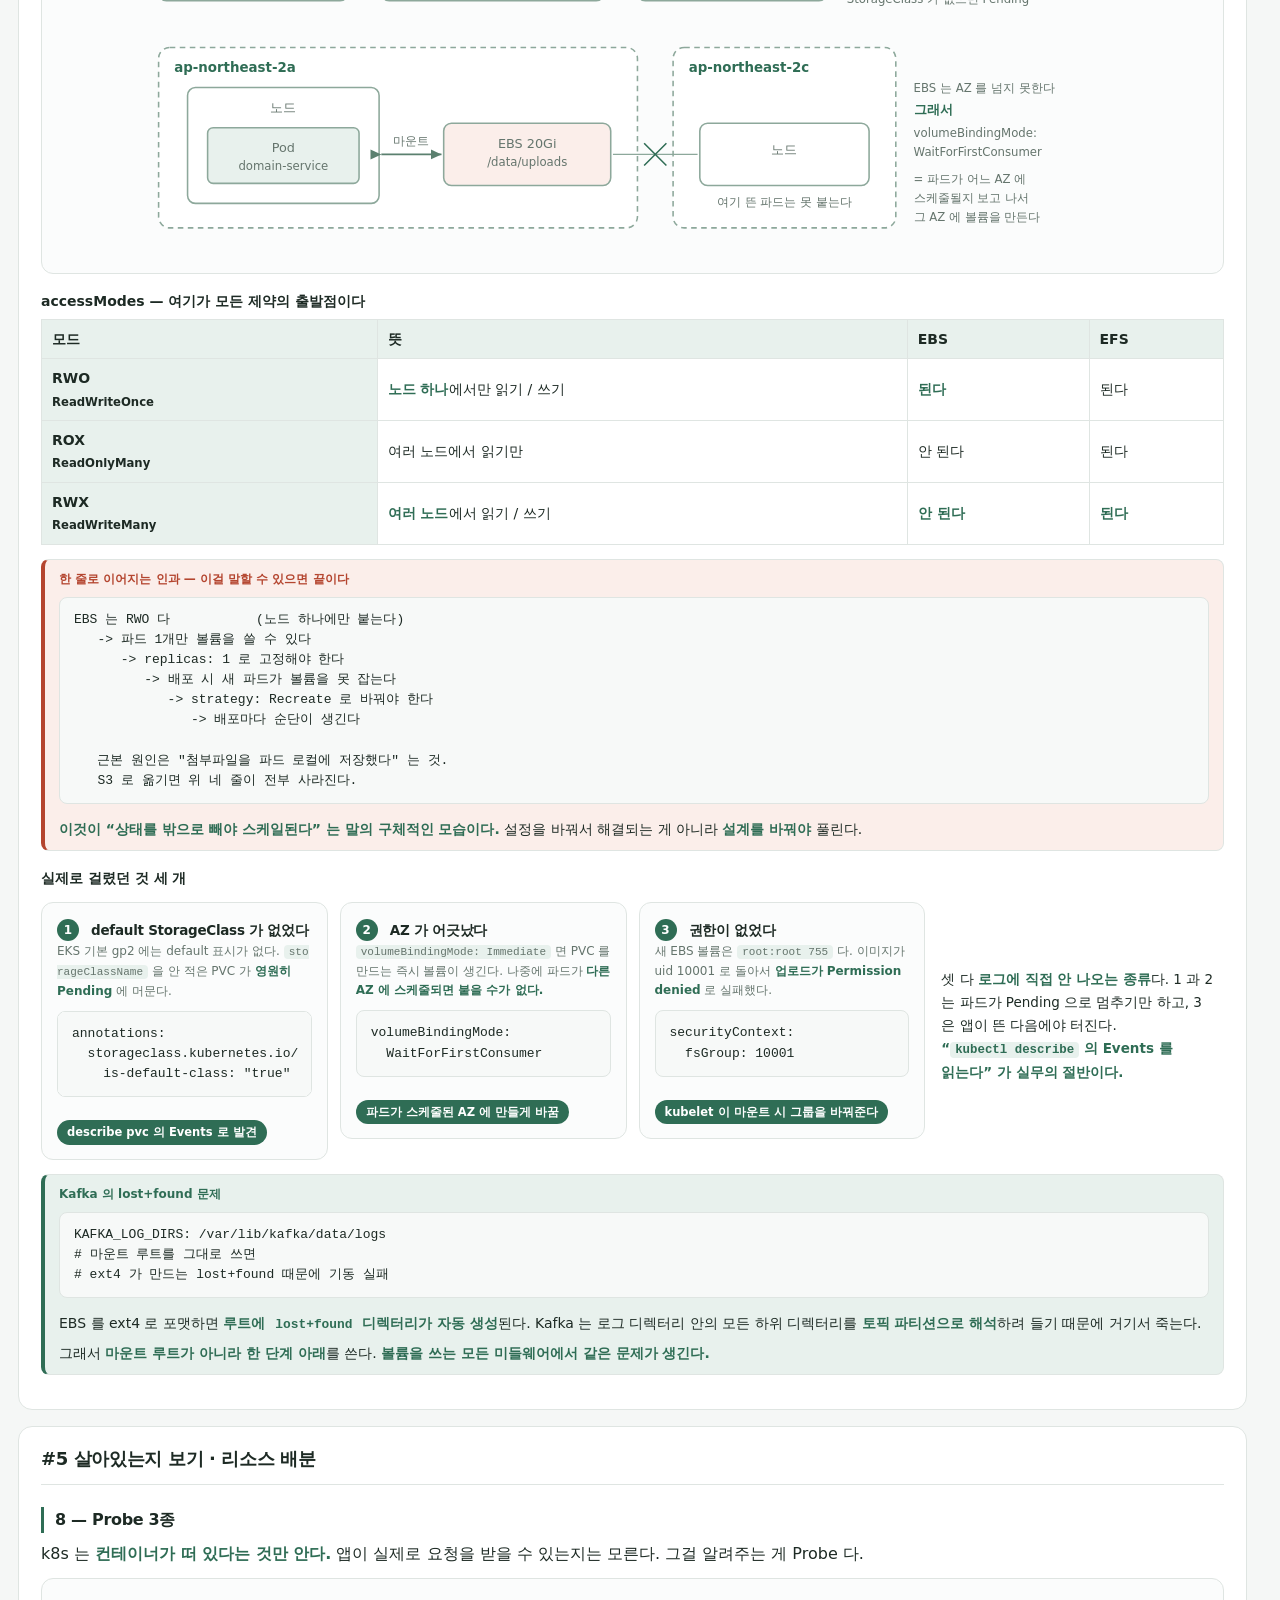
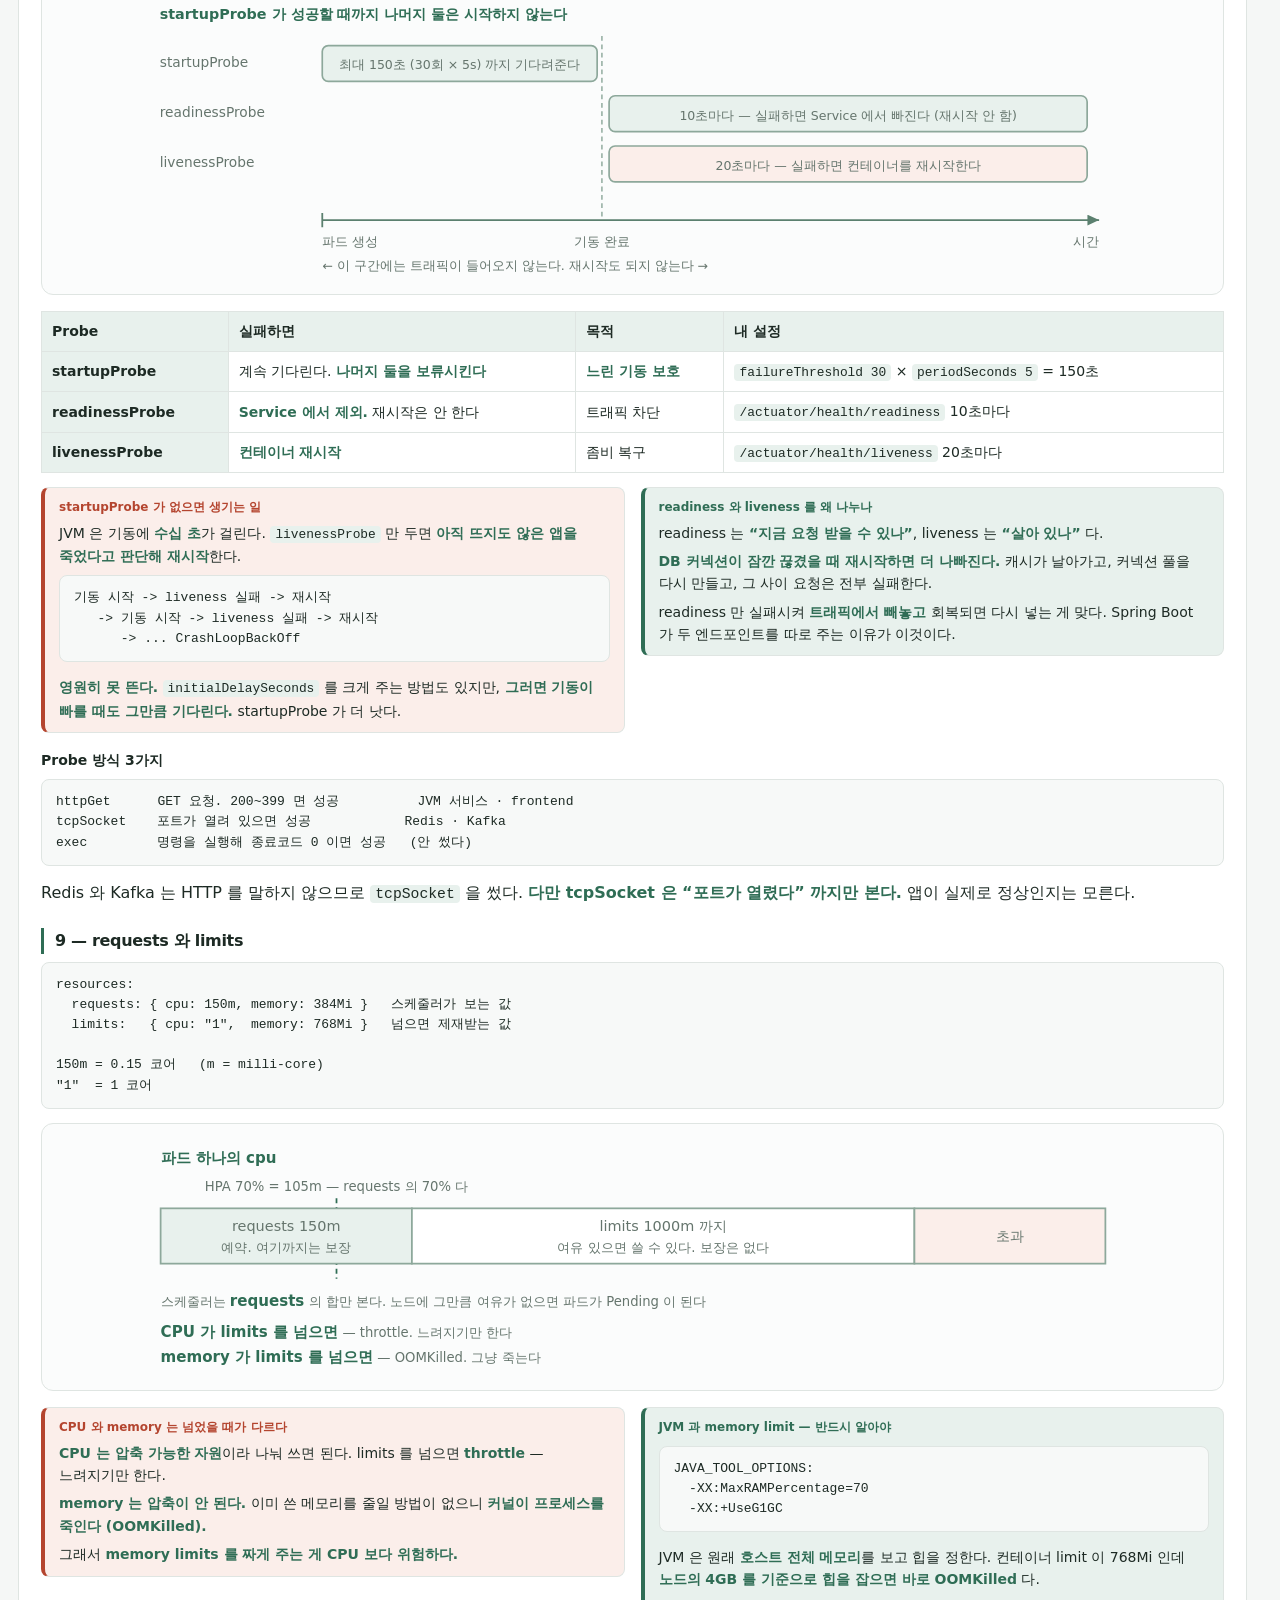
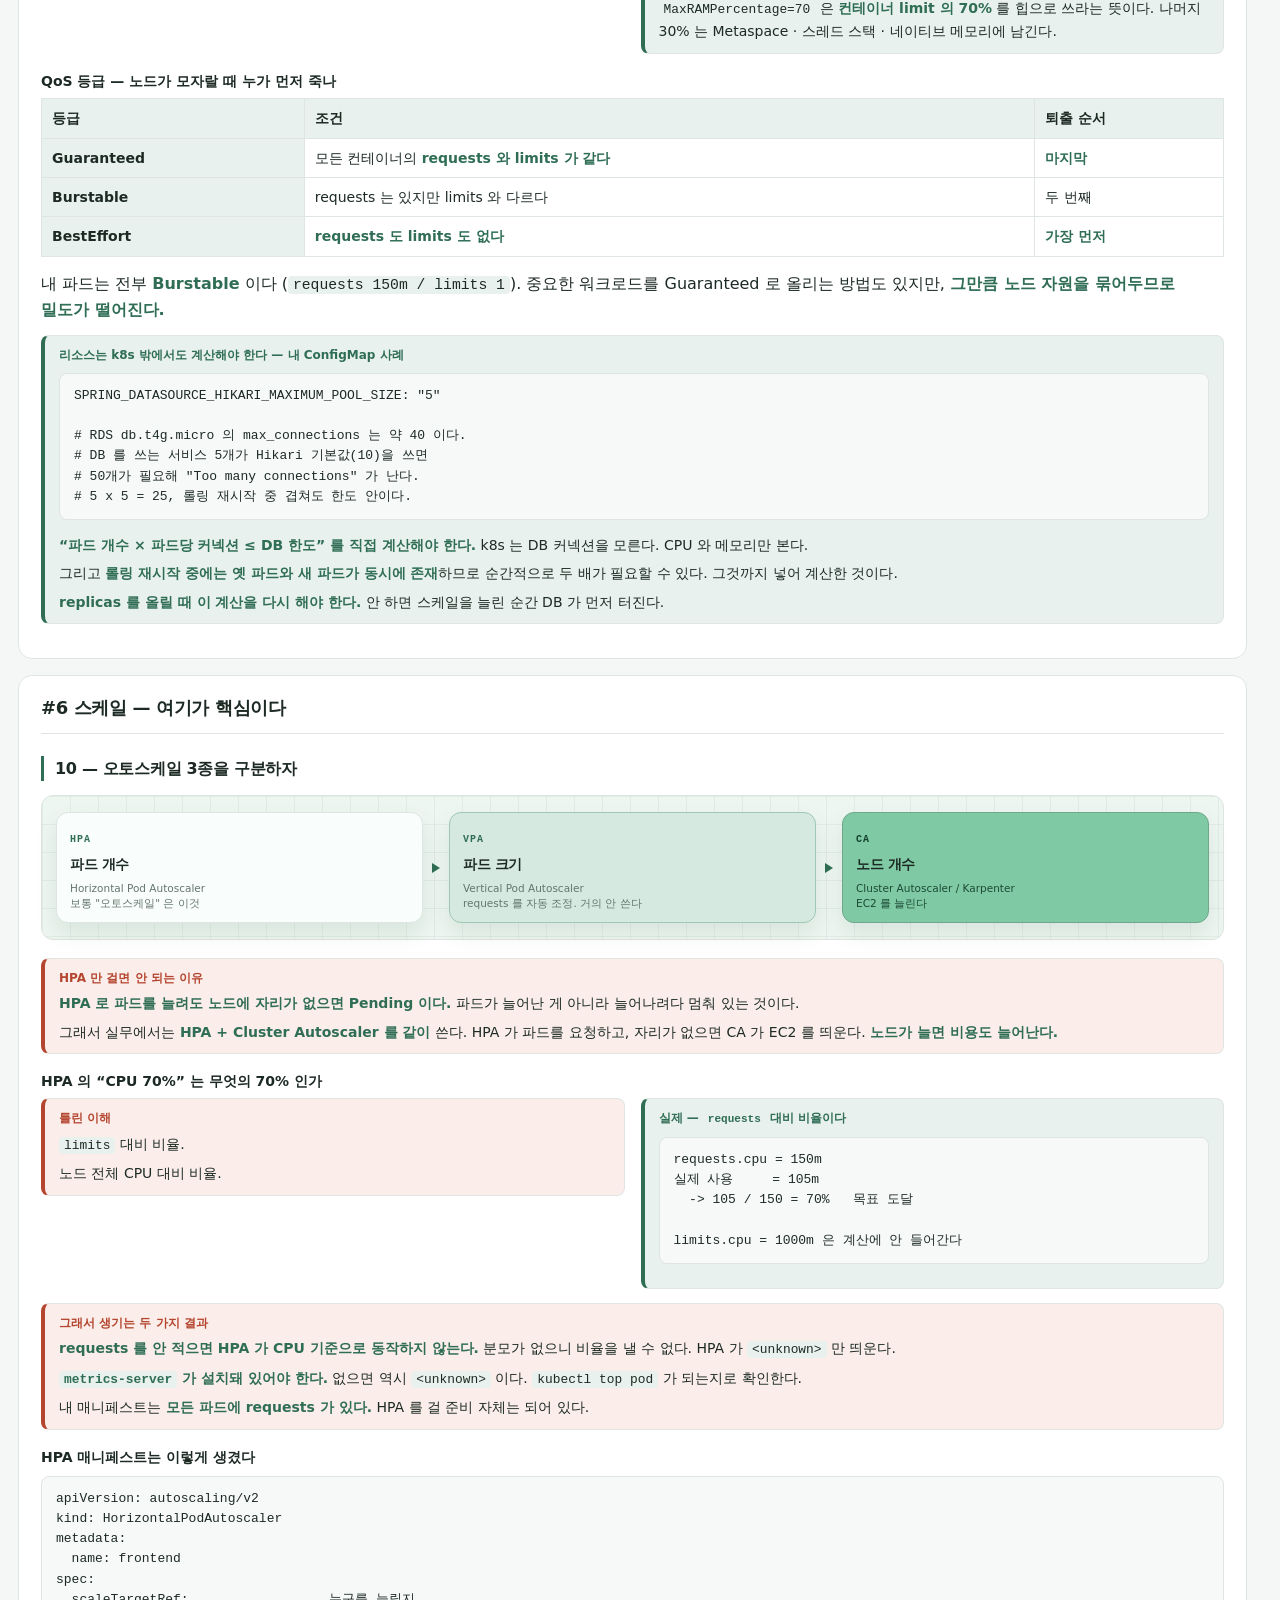
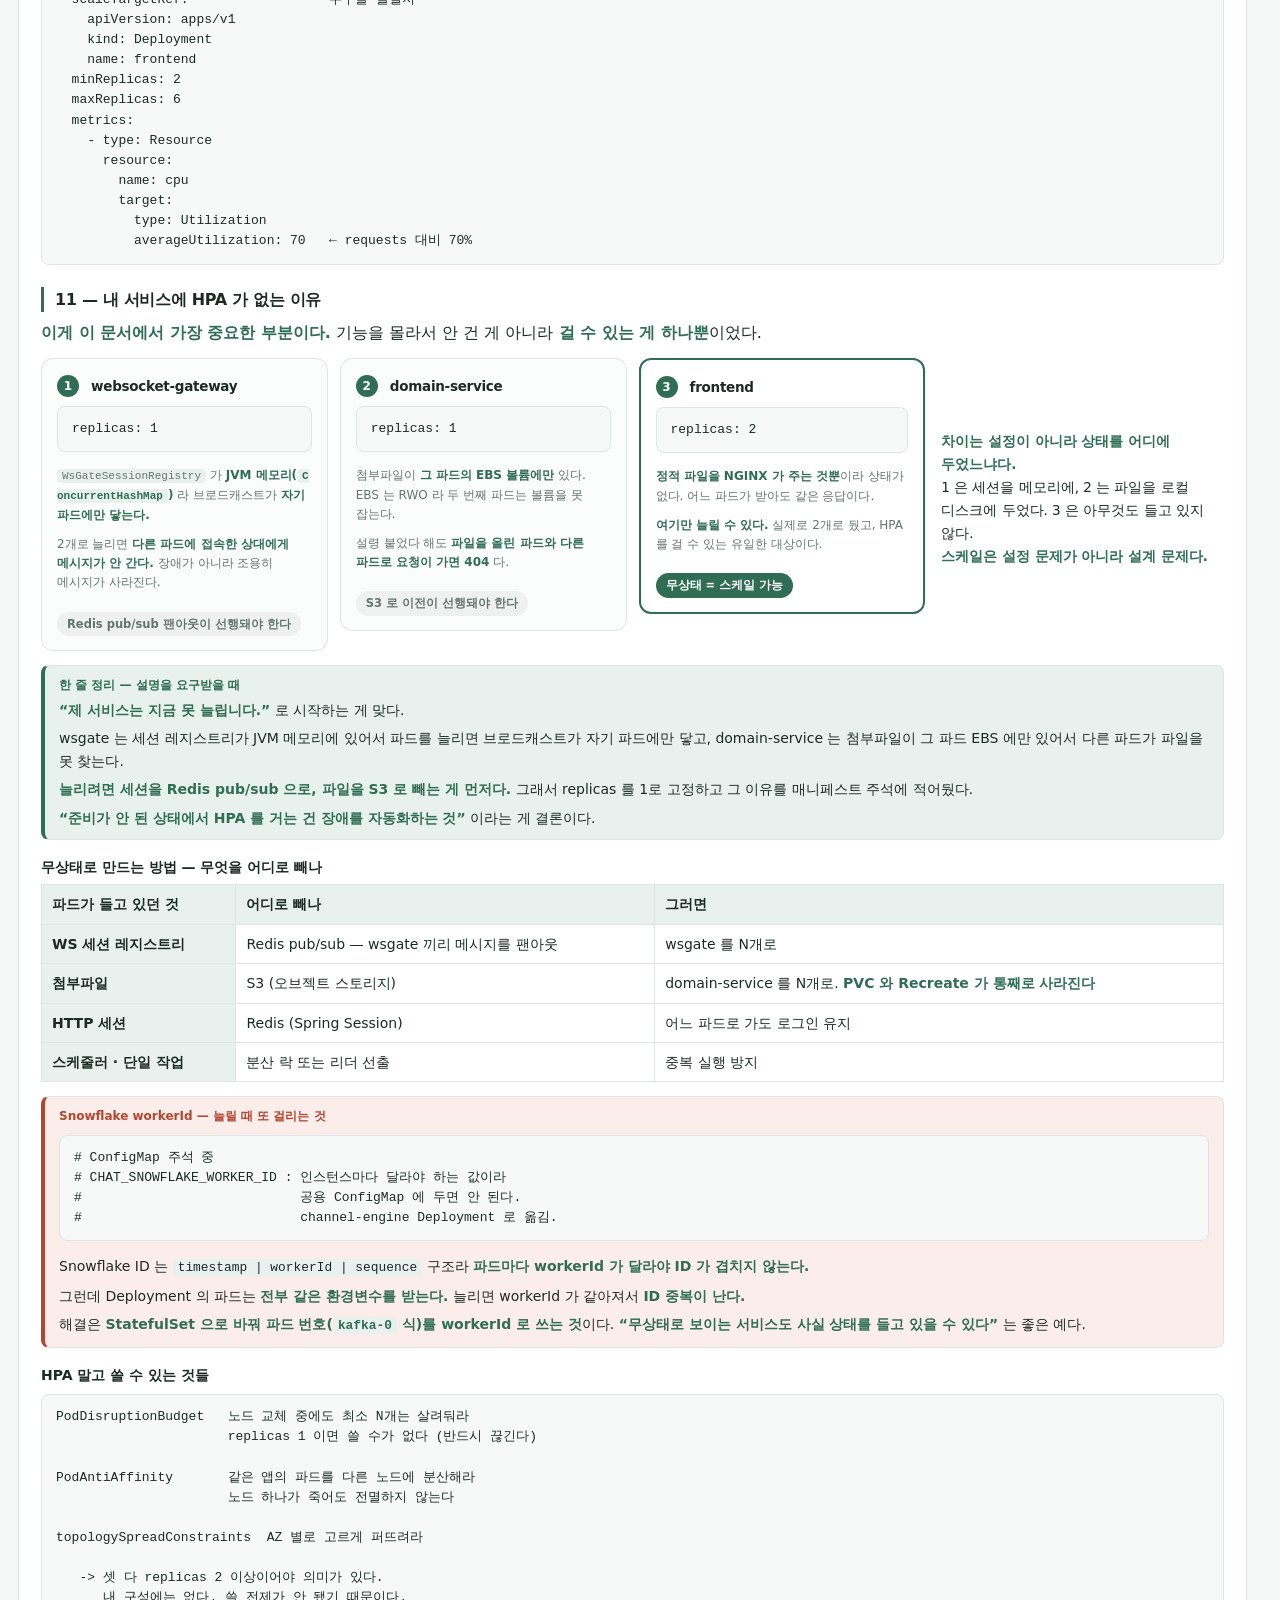
<file: k8s.html>
<!DOCTYPE html>
<html lang="ko">

<head>
    <meta charset="utf-8">
    <meta name="viewport" content="width=device-width, initial-scale=1">
    <title>Kubernetes &middot; 백엔드 공부</title>
    <link rel="icon" type="image/svg+xml" href="data:image/svg+xml,%3Csvg%20xmlns%3D%27http%3A%2F%2Fwww.w3.org%2F2000%2Fsvg%27%20viewBox%3D%270%200%2032%2032%27%3E%3Crect%20width%3D%2732%27%20height%3D%2732%27%20rx%3D%277%27%20fill%3D%27%232f6d55%27%2F%3E%3Cg%20fill%3D%27%23ffffff%27%3E%3Crect%20x%3D%277%27%20y%3D%276%27%20width%3D%2718%27%20height%3D%276%27%20rx%3D%272%27%2F%3E%3Crect%20x%3D%277%27%20y%3D%2713%27%20width%3D%2718%27%20height%3D%276%27%20rx%3D%272%27%2F%3E%3Crect%20x%3D%277%27%20y%3D%2720%27%20width%3D%2718%27%20height%3D%276%27%20rx%3D%272%27%2F%3E%3C%2Fg%3E%3Cg%20fill%3D%27%232f6d55%27%3E%3Ccircle%20cx%3D%2710.6%27%20cy%3D%279%27%20r%3D%271.3%27%2F%3E%3Ccircle%20cx%3D%2710.6%27%20cy%3D%2716%27%20r%3D%271.3%27%2F%3E%3Ccircle%20cx%3D%2710.6%27%20cy%3D%2723%27%20r%3D%271.3%27%2F%3E%3C%2Fg%3E%3C%2Fsvg%3E">
    <link rel="stylesheet" href="./style.css">
</head>

<body class="note-page">
    <main class="note-flow">

        <!-- =====================================================
             #1 5단계 구조. 다른 걸 보기 전에 이것부터.
             ===================================================== -->
        <section class="note">
            <div class="head-row head-h2">
                <h2>#1 K8S 구조</h2>
                <div class="cdiag full">
                    <svg viewBox="0 16 1000 564" role="img"
                        aria-label="Image 는 Cluster 밖 레지스트리에 있고 kubelet 이 그것을 받아 Container 로 실행한다. Container 는 Pod 안에, Pod 는 Node 안에, Node 는 Control Plane 과 함께 Cluster 안에 있다">
                        <defs>
                            <marker id="ka0" markerWidth="8" markerHeight="8" refX="6.5" refY="3"
                                orient="auto" markerUnits="strokeWidth">
                                <path d="M 0 0 L 6.5 3 L 0 6 z" class="ahead" />
                            </marker>
                        </defs>

                        <!-- ===== 1 Image : Cluster 밖 ===== -->
                        <circle cx="26" cy="252" r="9" class="num" />
                        <text x="26" y="255.5" class="numtxt" text-anchor="middle">1</text>
                        <text x="42" y="256" class="ttl">Image</text>
                        <rect x="14" y="264" width="152" height="158" rx="8" class="bd fillw"
                            stroke-dasharray="5 4" />
                        <text x="90" y="288" text-anchor="middle" class="xs">domain-service:latest</text>
                        <path d="M 26 300 H 154" class="cell" />
                        <text x="90" y="322" text-anchor="middle" class="xs">실행 중이 아니다</text>
                        <text x="90" y="340" text-anchor="middle" class="xs">= 디스크의 .exe</text>
                        <text x="90" y="364" text-anchor="middle" class="xs">읽기 전용 파일 묶음</text>
                        <text x="90" y="388" text-anchor="middle" class="xs">레지스트리에 있다</text>
                        <text x="90" y="406" text-anchor="middle" class="xs">(Cluster 밖이다)</text>

                        <path d="M 168 330 H 224" class="ln" stroke-dasharray="4 3"
                            marker-end="url(#ka0)" />
                        <text x="196" y="322" text-anchor="middle" class="xs">pull</text>

                        <!-- ===== 5 Cluster ===== -->
                        <circle cx="198" cy="32" r="9" class="num" />
                        <text x="198" y="35.5" class="numtxt" text-anchor="middle">5</text>
                        <text x="212" y="36" class="ttl">Cluster</text>
                        <text x="268" y="36" class="xs">= Control Plane + Node 전체</text>
                        <rect x="186" y="44" width="800" height="516" rx="12" class="bd fillw" />

                        <!-- Control Plane -->
                        <rect x="204" y="60" width="764" height="88" rx="8" class="bd fillt" />
                        <text x="586" y="80" text-anchor="middle" class="sm">Control Plane &mdash; 두뇌</text>
                        <text x="586" y="97" text-anchor="middle" class="xs">
                            AWS 가 관리한다. EC2 로 안 보이고 ssh 로 못 들어간다.
                            호스트는 못 만진다. 동작은 API 로 제어한다.</text>

                        <rect x="216" y="106" width="180" height="36" rx="5" class="bd fillw" />
                        <text x="306" y="121" text-anchor="middle" class="xs">API Server</text>
                        <text x="306" y="136" text-anchor="middle" class="xs">명령이 들어오는 유일한 입구</text>

                        <rect x="406" y="106" width="180" height="36" rx="5" class="bd fillw" />
                        <text x="496" y="121" text-anchor="middle" class="xs">etcd</text>
                        <text x="496" y="136" text-anchor="middle" class="xs">원하는 상태를 저장한다</text>

                        <rect x="596" y="106" width="180" height="36" rx="5" class="bd fillw" />
                        <text x="686" y="121" text-anchor="middle" class="xs">Scheduler</text>
                        <text x="686" y="136" text-anchor="middle" class="xs">어느 Node 에 올릴지 정한다</text>

                        <rect x="786" y="106" width="170" height="36" rx="5" class="bd fillw" />
                        <text x="871" y="121" text-anchor="middle" class="xs">Controller</text>
                        <text x="871" y="136" text-anchor="middle" class="xs">차이가 나면 다시 맞춘다</text>

                        <!-- ===== 4 Node 1 ===== -->
                        <circle cx="216" cy="166" r="9" class="num" />
                        <text x="216" y="169.5" class="numtxt" text-anchor="middle">4</text>
                        <text x="232" y="170" class="sm">Node 1</text>
                        <rect x="204" y="178" width="382" height="350" rx="10" class="bd fillw" />
                        <text x="218" y="200" class="xs">t3.medium EC2 &mdash; 서버 1대</text>
                        <text x="218" y="215" class="xs">Pod 가 올라가는 땅</text>

                        <!-- 3 Pod A -->
                        <circle cx="228" cy="234" r="9" class="num" />
                        <text x="228" y="237.5" class="numtxt" text-anchor="middle">3</text>
                        <text x="244" y="238" class="sm">Pod</text>
                        <rect x="216" y="246" width="206" height="172" rx="8" class="bd fillt" />
                        <text x="228" y="270" class="xs">IP 1개 &middot; 스케줄의 최소 단위</text>

                        <circle cx="240" cy="288" r="9" class="num" />
                        <text x="240" y="291.5" class="numtxt" text-anchor="middle">2</text>
                        <text x="256" y="292" class="sm">Container</text>
                        <rect x="228" y="302" width="182" height="64" rx="6" class="bd cmd" />
                        <text x="319" y="325" text-anchor="middle" class="xs">실행 중 = 프로세스</text>
                        <text x="319" y="345" text-anchor="middle" class="xs">domain-service 가 돈다</text>

                        <text x="228" y="390" class="xs">쪼개지지 않는다</text>
                        <text x="228" y="406" class="xs">한 Node 에만 올라간다</text>

                        <!-- 3 Pod B -->
                        <circle cx="446" cy="234" r="9" class="num" />
                        <text x="446" y="237.5" class="numtxt" text-anchor="middle">3</text>
                        <text x="462" y="238" class="sm">Pod</text>
                        <rect x="434" y="246" width="138" height="172" rx="8" class="bd fillt" />
                        <text x="446" y="270" class="xs">IP 가 또 1개</text>

                        <circle cx="458" cy="288" r="9" class="num" />
                        <text x="458" y="291.5" class="numtxt" text-anchor="middle">2</text>
                        <text x="474" y="292" class="sm">Container</text>
                        <rect x="446" y="302" width="118" height="64" rx="6" class="bd cmd" />
                        <text x="505" y="325" text-anchor="middle" class="xs">다른 앱</text>
                        <text x="505" y="345" text-anchor="middle" class="xs">별도 프로세스</text>

                        <text x="446" y="390" class="xs">Pod 마다 IP 가</text>
                        <text x="446" y="406" class="xs">따로 생긴다</text>

                        <!-- Node 1 상주 프로세스 -->
                        <rect x="216" y="432" width="356" height="52" rx="6" class="bd fillw" />
                        <text x="394" y="452" text-anchor="middle" class="xs">
                            kubelet &middot; kube-proxy &middot; containerd</text>
                        <text x="394" y="470" text-anchor="middle" class="xs">
                            Node 마다 하나씩 도는 상주 프로세스</text>
                        <text x="216" y="508" class="xs">ssh 로 들어갈 수 있는 내 EC2 다. AWS 콘솔에 보인다</text>

                        <!-- ===== 4 Node 2 ===== -->
                        <circle cx="612" cy="166" r="9" class="num" />
                        <text x="612" y="169.5" class="numtxt" text-anchor="middle">4</text>
                        <text x="628" y="170" class="sm">Node 2</text>
                        <rect x="600" y="178" width="368" height="350" rx="10" class="bd fillw" />
                        <text x="614" y="200" class="xs">t3.medium EC2 &mdash; 서버 1대</text>
                        <text x="614" y="215" class="xs">Node 를 늘리면 이 블록이 통째로 하나 더</text>

                        <!-- 3 Pod C : 컨테이너 2개 -->
                        <circle cx="624" cy="234" r="9" class="num" />
                        <text x="624" y="237.5" class="numtxt" text-anchor="middle">3</text>
                        <text x="640" y="238" class="sm">Pod</text>
                        <rect x="612" y="246" width="344" height="172" rx="8" class="bd fillt" />
                        <text x="624" y="270" class="xs">IP 는 Pod 에 1개뿐. 컨테이너 둘이 공유한다</text>

                        <circle cx="636" cy="288" r="9" class="num" />
                        <text x="636" y="291.5" class="numtxt" text-anchor="middle">2</text>
                        <text x="652" y="292" class="sm">Container</text>
                        <rect x="624" y="302" width="160" height="64" rx="6" class="bd cmd" />
                        <text x="704" y="325" text-anchor="middle" class="xs">앱</text>
                        <text x="704" y="345" text-anchor="middle" class="xs">포트 8080</text>

                        <circle cx="806" cy="288" r="9" class="num" />
                        <text x="806" y="291.5" class="numtxt" text-anchor="middle">2</text>
                        <text x="822" y="292" class="sm">Container</text>
                        <rect x="794" y="302" width="162" height="64" rx="6" class="bd cmd" />
                        <text x="875" y="325" text-anchor="middle" class="xs">사이드카</text>
                        <text x="875" y="345" text-anchor="middle" class="xs">로그 수집 &middot; 프록시 등</text>

                        <text x="624" y="390" class="xs">서로를 localhost 로 부른다</text>
                        <text x="624" y="406" class="xs">내 구성엔 사이드카가 없다. 예시다</text>

                        <!-- Node 2 상주 프로세스 -->
                        <rect x="612" y="432" width="344" height="52" rx="6" class="bd fillw" />
                        <text x="784" y="452" text-anchor="middle" class="xs">
                            kubelet &middot; kube-proxy &middot; containerd</text>
                        <text x="784" y="470" text-anchor="middle" class="xs">
                            Node 마다 하나씩 도는 상주 프로세스</text>
                        <text x="612" y="508" class="xs">Node 가 죽으면 Pod 는 다른 Node 로 옮겨간다</text>

                        <!-- Cluster 바닥 한 줄 -->
                        <text x="586" y="546" text-anchor="middle" class="lbl">
                            Node 가 몇 대든 나는 &ldquo;띄워&rdquo; 라고만 한다
                            &mdash; 어디에 띄울지는 Scheduler 가 정한다</text>
                    </svg>
                </div>
            </div>


            <h4>PC 로 치면 각각 무엇인가</h4>
            <div class="scroll-x">
                <table>
                    <tr>
                        <th>단계</th>
                        <th>PC 로 치면</th>
                        <th>실체</th>
                        <th>개수 관계</th>
                    </tr>
                    <tr>
                        <th>1 &nbsp;Image</th>
                        <td><em>디스크에 설치된 프로그램</em> (<code>.exe</code>)</td>
                        <td>읽기 전용 파일 묶음. <em>아무것도 돌지 않는다</em></td>
                        <td>&mdash;</td>
                    </tr>
                    <tr>
                        <th>2 &nbsp;Container</th>
                        <td><em>실행 중인 프로세스</em></td>
                        <td>격리된 프로세스 1개 (또는 몇 개)</td>
                        <td>Image 1개 &rarr; Container <em>여러 개</em></td>
                    </tr>
                    <tr>
                        <th>3 &nbsp;Pod</th>
                        <td><em>대응물이 없다.</em> k8s 가 만든 단위</td>
                        <td>Container 1개 이상 + <em>IP 1개</em></td>
                        <td>Pod 1개 &rarr; Container 1개 이상</td>
                    </tr>
                    <tr>
                        <th>4 &nbsp;Node</th>
                        <td><em>PC 1대</em></td>
                        <td>EC2 1대 (<code>t3.medium</code>)</td>
                        <td>Node 1개 &rarr; Pod 여러 개</td>
                    </tr>
                    <tr>
                        <th>5 &nbsp;Cluster</th>
                        <td><em>PC 여러 대를 한 대처럼 쓰는 것</em></td>
                        <td>Node 전체 + Control Plane</td>
                        <td>Cluster 1개 &rarr; Node 여러 개</td>
                    </tr>
                </table>
            </div>

            <div class="callout">
                <span class="tag">Image 와 Container 비유는 끝까지 통한다</span>
                <p><em>같은 <code>.exe</code> 를 두 번 실행하면 프로세스가 2개가 된다.</em>
                    이미지도 똑같다. 이미지 하나로 Container 를 몇 개든 띄울 수 있다.
                    <code>replicas: 3</code> 이 바로 그것이다 &mdash;
                    <em>이미지는 하나, 실행은 3개.</em></p>
                <p><em>프로세스를 죽이면 그 안의 메모리가 사라진다.</em>
                    Container 도 똑같다. 지우면 안에서 바뀐 파일이 전부 날아간다.
                    이미지는 읽기 전용이고 변경분은 <em>휘발성 계층</em>에만 쌓이기 때문이다.</p>
                <p>그래서 <em>남아야 하는 것은 밖으로 빼야 한다.</em>
                    볼륨(PVC) &middot; DB &middot; S3 가 전부 이 한 문장에서 나온다.
                    <em>#4 와 #6 이 이 이야기다.</em></p>
            </div>

            <div class="callout bad">
                <span class="tag">짚을 점 &mdash; Container 는 VM 이 아니다</span>
                <p>비유가 &ldquo;프로세스&rdquo; 인 것이 <em>정확히 맞다.</em>
                    Container 는 가상 머신이 아니라
                    <em>Linux 의 namespace 와 cgroup 으로 격리된 그냥 프로세스</em>다.</p>
                <pre class="code"><code>namespace   "뭘 볼 수 있나" 를 가린다
            PID · 네트워크 · 마운트 · 호스트명을 따로 보게 한다

cgroup      "얼마나 쓸 수 있나" 를 제한한다
            CPU · 메모리 한도. ★ k8s 의 limits 가 결국 이것이다</code></pre>
                <p>증거는 간단하다. <em>노드에서 <code>ps aux</code> 를 치면
                    컨테이너 안의 프로세스가 그대로 보인다.</em>
                    VM 이라면 호스트에서 안 보인다. 커널도 노드와 <em>공유</em>한다.</p>
                <p>그래서 컨테이너는 <em>VM 보다 가볍고 빠르다.</em>
                    OS 를 하나 더 부팅하는 게 아니라 프로세스를 하나 띄우는 것이기 때문이다.</p>
            </div>

            <div class="callout">
                <span class="tag">Pod 가 왜 따로 있나 &mdash; Container 로 충분할 것 같은데</span>
                <p>이유는 <em>네트워크다.</em> 같은 Pod 안의 Container 들은
                    <em>IP 를 공유하고 서로를 <code>localhost</code> 로 부른다.</em></p>
                <p>로그 수집기나 프록시처럼 <em>앱에 딱 붙어야 하는 보조 프로세스</em>를
                    같이 묶을 수 있다 (사이드카). 또 <em>스케줄 단위가 Pod</em> 라서
                    같은 Pod 는 반드시 같은 Node 에 올라간다. 쪼개지지 않는다.</p>
                <p><em>내 경우는 전부 1 Pod = 1 Container 다.</em>
                    사이드카가 필요 없었기 때문이다.
                    그림의 Node 2 는 &ldquo;이렇게도 된다&rdquo; 를 보여주는 예시다.</p>
            </div>

            <h3>1 &mdash; Cluster 는 두 부분으로 나뉜다</h3>
            <p><em>Cluster 를 &ldquo;서버 묶음&rdquo; 이라고만 알면 절반만 아는 것</em>이다.
                <em>두뇌</em>가 따로 있고, 그게 Cluster 의 본체에 가깝다.</p>

            <div class="scroll-x">
                <table>
                    <tr>
                        <th></th>
                        <th>Control Plane</th>
                        <th>Worker Node</th>
                    </tr>
                    <tr>
                        <th>하는 일</th>
                        <td>명령을 받고 <em>어디에 띄울지 결정</em>한다</td>
                        <td><em>실제로 컨테이너를 돌린다</em></td>
                    </tr>
                    <tr>
                        <th>구성</th>
                        <td>API Server &middot; etcd &middot;
                            Scheduler &middot; Controller Manager</td>
                        <td>kubelet &middot; kube-proxy &middot; containerd</td>
                    </tr>
                    <tr>
                        <th>EKS 에서</th>
                        <td><em>AWS 가 관리한다.</em> 콘솔에 EC2 로 안 보인다</td>
                        <td><em>내 EC2 다.</em> ssh 로 들어갈 수 있다</td>
                    </tr>
                    <tr>
                        <th>내가 정하는 것</th>
                        <td>이름과 리전뿐</td>
                        <td>인스턴스 타입 &middot; 대수 &middot; 디스크 &middot; 네트워크</td>
                    </tr>
                    <tr>
                        <th>비용</th>
                        <td><em>$73.0 / 월 &mdash; 끌 수 없다</em></td>
                        <td>$75.9 / 월 &mdash; 0대로 내릴 수 있다</td>
                    </tr>
                </table>
            </div>

            <div class="callout bad">
                <span class="tag">비용 두 줄이 Cluster 의 구조를 그대로 보여준다</span>
                <pre class="code"><code>EKS 컨트롤플레인    $73.0   &lt;- 두뇌. AWS 가 관리한다
t3.medium 2대       $75.9   &lt;- 몸. 내 EC2 2대</code></pre>
                <p><em>과금이 두 줄로 나뉘어 있는 이유가 이것이다.</em>
                    두뇌는 AWS 것이고 몸은 내 것이라서 따로 계산된다.</p>
                <p>그래서 <code>down.ps1</code> 로 <em>노드를 0대로 내려도 $73 은 계속 나갔다.</em>
                    몸을 치워도 두뇌는 돌고 있기 때문이다.
                    <em>&ldquo;Cluster 가 존재한다&rdquo; 는 두뇌가 돌고 있다는 뜻</em>이고,
                    Pod 가 0개여도 성립한다.</p>
            </div>

            <h4>내 eks-cluster.yaml 이 딱 그 두 개를 적고 있다</h4>
            <pre class="code"><code>metadata:
  name: castlechat            &lt;- 두뇌. 내가 적을 게 이름과 리전뿐이다
  region: ap-northeast-2         etcd 구성도 인증서 발급도 AWS 가 한다

managedNodeGroups:            &lt;- 몸. 여기는 내가 상세히 정한다
  - name: castlechat-workers
    instanceType: t3.medium        어떤 EC2 를
    desiredCapacity: 2             몇 대
    minSize: 1  maxSize: 4
    volumeSize: 40                 디스크 몇 GB
    privateNetworking: true        공인 IP 를 주지 않는다</code></pre>
            <p><em>두뇌 쪽이 세 줄, 몸 쪽이 여덟 줄</em>인 게
                <em>&ldquo;관리형(managed)&rdquo;</em> 이라는 말의 실제 모습이다.
                두뇌를 직접 만들려면 etcd 를 구성하고 인증서를 발급하고
                API Server 를 띄워야 하는데, <em>EKS 는 그걸 월 $73 에 대신 해준다.</em></p>

            <div class="callout">
                <span class="tag">addons &mdash; 빈 Cluster 는 아무것도 못 한다</span>
                <pre class="code"><code>vpc-cni                  Pod 에게 IP 를 준다
coredns                  "domain-service" 를 IP 로 바꿔준다
kube-proxy               Service 트래픽을 Pod 로 꽂아준다
eks-pod-identity-agent   Pod 에 IAM Role 을 붙여준다
aws-ebs-csi-driver       PVC 를 EBS 볼륨으로 만들어준다</code></pre>
                <p>Cluster 는 <em>&ldquo;서버 묶음&rdquo; 이 아니라
                    &ldquo;서버 묶음 + 그걸 굴리는 부품들&rdquo;</em> 이다.
                    addon 이 그 부품이다.</p>
                <p>증거는 내 매니페스트 주석에 있다.
                    &ldquo;<code>aws-ebs-csi-driver</code> &mdash; 없으면
                    <em>PVC 가 Pending 에서 멈추고 파드가 기동되지 않는다</em>&rdquo;.
                    <em>부품 하나가 빠지면 그 기능이 조용히 안 될 뿐 에러가 안 난다.</em></p>
            </div>

            <h3>2 &mdash; 순서를 바로잡자</h3>
            <div class="side-by-side">
                <div class="callout bad">
                    <span class="tag">흔한 오해</span>
                    <pre class="code"><code>이미지들을 모아서
  -&gt; Cluster 가 만들어진다</code></pre>
                    <p><em>Cluster 는 이미지로 만드는 게 아니다.</em></p>
                </div>
                <div class="callout">
                    <span class="tag">실제</span>
                    <pre class="code"><code>Cluster 가 먼저 있다 (텅 빈 상태)
  -&gt; 그 위에 이미지를 올린다</code></pre>
                    <p>Cluster 는 <em>빈 서버 묶음</em>이고
                        이미지는 <em>나중에 올리는 짐</em>이다.</p>
                </div>
            </div>

            <ol class="seq">
                <li><span class="who">나</span> <code>eksctl create cluster</code> &mdash;
                    <em>빈 Cluster 가 생긴다. 15~20분.</em>
                    이 시점에 내 앱은 하나도 없다. 그래도 $73 은 과금이 시작된다.</li>
                <li><span class="who">나</span> <code>docker build</code> +
                    <code>docker push</code> &mdash; 레지스트리에 이미지를 쌓는다.
                    <em>Cluster 와 무관한 작업이다.</em></li>
                <li><span class="who">나</span> <code>kubectl apply -k deploy/k8s</code> &mdash;
                    Cluster 에게 <em>&ldquo;이 매니페스트대로 띄워&rdquo;</em> 라고 시킨다.</li>
                <li><span class="who k">Control Plane</span> 어느 Node 에 올릴지 정한다
                    (Scheduler).</li>
                <li><span class="who k">kubelet</span> 레지스트리에서 이미지를
                    <em>pull</em> 하고 Container 로 실행한다. Pod 가 Running 이 된다.</li>
            </ol>

            <div class="callout">
                <span class="tag">1번과 2번은 순서가 바뀌어도 된다</span>
                <p><em>서로 모르는 작업이기 때문이다.</em>
                    Cluster 를 다 만들어놓고 며칠 뒤에 이미지를 올려도 되고, 그 반대도 된다.</p>
                <p>이미지 주소는 <code>kustomization.yaml</code> 에 <em>문자열로만</em> 적혀 있다.
                    Docker Hub 로 바꿔도 Cluster 는 똑같이 동작한다.
                    <em>레지스트리는 Cluster 의 일부가 아니다.</em></p>
            </div>

            <h4>그래서 Cluster 를 한 줄로 말하면</h4>
            <div class="callout">
                <span class="tag">한 줄 정리</span>
                <p><em>&ldquo;여기에 띄워&rdquo; 라고 말할 수 있는 서버 묶음.</em>
                    <em>내가 서버를 지목하지 않아도 알아서 배치해주는 것</em>이
                    Cluster 가 존재하는 이유다.</p>
                <pre class="code"><code>docker compose   서버 1대 안에서 컨테이너 여러 개를 띄운다
                 -&gt; 그 서버가 죽으면 끝이다

k8s cluster      서버 여러 대를 묶어놓고 "띄워" 라고만 한다
                 -&gt; 서버 1대가 죽으면 남은 서버로 알아서 옮긴다</code></pre>
                <p>내가 Lightsail 1대로 내린 것은
                    <em>이 &ldquo;알아서 옮기는 기능&rdquo; 을 포기한 것</em>이다.
                    Node 가 1대면 옮길 곳이 없다.
                    그 대가로 <em>월 $119 를 아꼈고</em>,
                    실사용자가 없는 프로젝트에서는 그게 맞는 거래였다.</p>
            </div>
        </section>

        <!-- =====================================================
             #2 매니페스트와 기본 오브젝트
             ===================================================== -->
        <section class="note">
            <h2>#2 Kubernetes 와 매니페스트</h2>

            <div class="gloss">
                <b>&#42; 이 문서가 보는 기준</b>
                <dl>
                    <dt>wsgate</dt>
                    <dd><code>websocket-gateway</code> 서비스. 포트 8090.
                        <em>네트워크의 &ldquo;기본 게이트웨이&rdquo;(홈 라우터) 와 혼동하지 말 것.</em>
                        API Gateway 패턴의 &ldquo;입구&rdquo; 라는 뜻만 같다</dd>
                    <dt>대상</dt>
                    <dd>castleChat 을 EKS 에 올렸을 때 실제로 쓴
                        <code>deploy/k8s/</code> 매니페스트 19개</dd>
                    <dt>namespace</dt>
                    <dd><code>castlechat</code></dd>
                    <dt>구성</dt>
                    <dd>JVM 서비스 5개 + frontend 1개 + Redis &middot; Kafka(StatefulSet)</dd>
                    <dt>관리 도구</dt>
                    <dd>Kustomize (<code>kustomization.yaml</code> 에서 ECR 이미지 치환)</dd>
                </dl>
            </div>

            <h3>3 &mdash; 매니페스트란 무엇인가</h3>
            <p><em>&ldquo;원하는 상태&rdquo; 를 적어둔 YAML 파일</em>이다.
                <code>deploy/k8s/</code> 안의 모든 <code>.yaml</code> 이 매니페스트다.</p>

            <div class="side-by-side">
                <div class="callout bad">
                    <span class="tag">명령형 &mdash; 동작을 지시한다</span>
                    <pre class="code"><code>docker run -d --name redis \
  -p 6379:6379 redis:7-alpine</code></pre>
                    <p><em>한 번 실행되고 끝이다.</em>
                        컨테이너가 죽으면 아무 일도 일어나지 않는다.
                        내가 다시 치지 않으면 그대로 멈춰 있다.</p>
                </div>
                <div class="callout">
                    <span class="tag">선언형 &mdash; 상태를 선언한다</span>
                    <pre class="code"><code>kubectl apply -f 10-redis.yaml
# "redis 가 1개 떠 있어야 한다"</code></pre>
                    <p><em>k8s 가 그 상태를 계속 지킨다.</em>
                        파드가 죽으면 다시 만들고, 노드가 날아가면 다른 노드에 올린다.
                        내가 다시 명령하지 않아도.</p>
                </div>
            </div>

            <h4>모든 매니페스트는 필드 4개가 뼈대다</h4>
            <pre class="code"><code>apiVersion: apps/v1          이 문법의 버전. kind 마다 다르다
kind: Deployment             무슨 종류의 것인가
metadata:
  name: domain-service       이름. 같은 이름에 apply 하면 "수정" 이 된다
spec:                        ★ 원하는 상태. 여기가 본문이다
  replicas: 1
  template: ...</code></pre>

            <div class="callout">
                <span class="tag">apply 는 &ldquo;만들어라&rdquo; 가 아니다</span>
                <p><code>kubectl apply</code> 는 <em>&ldquo;이 상태로 맞춰라&rdquo;</em> 다.
                    그래서 같은 파일을 백 번 apply 해도 결과가 같다 (<em>멱등</em>).</p>
                <p>이것이 <em>인프라를 Git 에 넣을 수 있는 이유</em>다.
                    YAML 이 곧 인프라의 정의이고, Git 이력이 곧 변경 이력이 된다.</p>
            </div>

            <h4>apply 를 하면 안에서 이렇게 돈다</h4>
            <div class="cdiag wide">
                <svg viewBox="0 0 900 280" role="img"
                    aria-label="매니페스트를 apply 하면 API Server 를 거쳐 etcd 에 저장되고, Controller 가 현재 상태와 비교해 kubelet 에게 파드를 만들게 한다">
                    <defs>
                        <marker id="ka" markerWidth="8" markerHeight="8" refX="6.5" refY="3"
                            orient="auto" markerUnits="strokeWidth">
                            <path d="M 0 0 L 6.5 3 L 0 6 z" class="ahead" />
                        </marker>
                    </defs>

                    <!-- etcd -->
                    <rect x="212" y="16" width="126" height="42" rx="6" class="bd fillt" />
                    <text x="275" y="33" text-anchor="middle" class="ttl">etcd</text>
                    <text x="275" y="49" text-anchor="middle" class="xs">원하는 상태를 저장</text>
                    <path d="M 275 60 V 92" class="ln" marker-start="url(#ka)"
                        marker-end="url(#ka)" />

                    <!-- 1 매니페스트 -->
                    <circle cx="26" cy="86" r="9" class="num" />
                    <text x="26" y="89.5" class="numtxt" text-anchor="middle">1</text>
                    <rect x="14" y="96" width="152" height="76" rx="7" class="bd fillw" />
                    <text x="90" y="122" text-anchor="middle">매니페스트</text>
                    <text x="90" y="140" text-anchor="middle" class="xs">내가 쓴 YAML</text>
                    <text x="90" y="156" text-anchor="middle" class="xs">kubectl apply</text>
                    <path d="M 168 134 H 192" class="ln" marker-end="url(#ka)" />

                    <!-- 2 API Server -->
                    <circle cx="208" cy="86" r="9" class="num" />
                    <text x="208" y="89.5" class="numtxt" text-anchor="middle">2</text>
                    <rect x="196" y="96" width="158" height="76" rx="7" class="bd fillw" />
                    <text x="275" y="122" text-anchor="middle">API Server</text>
                    <text x="275" y="140" text-anchor="middle" class="xs">문법 검증 &middot; 권한 확인</text>
                    <text x="275" y="156" text-anchor="middle" class="xs">유일한 입구</text>
                    <path d="M 356 134 H 382" class="ln" marker-end="url(#ka)" />

                    <!-- 3 Controller -->
                    <circle cx="398" cy="86" r="9" class="num" />
                    <text x="398" y="89.5" class="numtxt" text-anchor="middle">3</text>
                    <rect x="386" y="96" width="150" height="76" rx="7" class="bd fillt" />
                    <text x="461" y="122" text-anchor="middle">Controller</text>
                    <text x="461" y="140" text-anchor="middle" class="xs">원하는 상태와</text>
                    <text x="461" y="156" text-anchor="middle" class="xs">현재 상태를 비교</text>
                    <path d="M 538 134 H 564" class="ln" marker-end="url(#ka)" />

                    <!-- 4 kubelet -->
                    <circle cx="580" cy="86" r="9" class="num" />
                    <text x="580" y="89.5" class="numtxt" text-anchor="middle">4</text>
                    <rect x="568" y="96" width="130" height="76" rx="7" class="bd fillw" />
                    <text x="633" y="122" text-anchor="middle">kubelet</text>
                    <text x="633" y="140" text-anchor="middle" class="xs">노드마다 하나</text>
                    <text x="633" y="156" text-anchor="middle" class="xs">컨테이너를 띄움</text>
                    <path d="M 700 134 H 726" class="ln" marker-end="url(#ka)" />

                    <!-- 5 Pod -->
                    <circle cx="742" cy="86" r="9" class="num" />
                    <text x="742" y="89.5" class="numtxt" text-anchor="middle">5</text>
                    <rect x="730" y="96" width="152" height="76" rx="7" class="bd cmd" />
                    <text x="806" y="122" text-anchor="middle">Pod</text>
                    <text x="806" y="140" text-anchor="middle" class="xs">실제로 도는 것</text>
                    <text x="806" y="156" text-anchor="middle" class="xs">컨테이너 1개 이상</text>

                    <!-- 되돌아오는 루프 -->
                    <path d="M 806 174 V 238 H 275 V 176" class="bus" marker-end="url(#ka)" />
                    <text x="546" y="232" text-anchor="middle" class="sm">
                        현재 상태를 계속 보고한다 &mdash; 다르면 3번이 다시 맞춘다</text>
                </svg>
            </div>

            <div class="callout">
                <span class="tag">핵심 &mdash; 이 루프가 Kubernetes 의 전부다</span>
                <p>&ldquo;<em>원하는 상태 &middot; 현재 상태 &middot; 차이를 메우는 루프</em>&rdquo;.
                    이 세 단어로 거의 모든 동작이 설명된다.</p>
                <p>파드가 죽어서 다시 뜨는 것도, 배포할 때 새 파드가 뜨고 옛 파드가 내려가는 것도,
                    노드가 빠질 때 다른 노드로 옮겨가는 것도 <em>전부 같은 루프</em>다.
                    따로 외울 기능이 아니다.</p>
            </div>

            <h4>내가 실제로 쓴 매니페스트 19개</h4>
            <pre class="code"><code>00-namespace.yaml              Namespace            castlechat 라는 칸막이
01-config.yaml                 ConfigMap            DB URL · Redis 호스트 등 설정값
02-secret.example.yaml         Secret (예제)        실제 값은 Git 에 올리지 않음
03-service-account.yaml        ServiceAccount       파드의 신분. IAM 과 연결
05-storageclass.yaml           StorageClass         gp3 를 기본 디스크로

10-redis.yaml                  Service + StatefulSet
11-kafka.yaml                  Service x2 + StatefulSet

20-domain-service.yaml         Service + PVC + Deployment
21-channel-engine.yaml         Service + Deployment
22-websocket-gateway.yaml      Service + Deployment
23-event-persist-worker.yaml   Deployment            (Service 없음 = 받을 게 없다)
24-ai-assistant-service.yaml   Service + Deployment
30-frontend.yaml               Service(LoadBalancer) + Deployment

kustomization.yaml             위를 묶고 ECR 이미지 주소로 치환</code></pre>

            <div class="callout">
                <span class="tag">짚을 점 &mdash; event-persist-worker 에만 Service 가 없다</span>
                <p>이 워커는 <em>Kafka 를 구독해서 DB 에 쓰기만</em> 한다.
                    아무도 이 워커를 호출하지 않는다.</p>
                <p><em>Service 는 &ldquo;불러주는 사람이 있을 때&rdquo; 만 필요하다.</em>
                    받을 게 없으면 안 만드는 게 맞다.</p>
            </div>

            <h3>4 &mdash; Pod &middot; Deployment &middot; ReplicaSet</h3>
            <p>세 개가 계층이다. <em>내가 쓰는 건 Deployment 하나뿐</em>이고 나머지는 자동으로 생긴다.</p>

            <div class="cdiag">
                <svg viewBox="0 0 640 282" role="img"
                    aria-label="Deployment 가 ReplicaSet 을 만들고 ReplicaSet 이 Pod 를 만든다. 옛 ReplicaSet 은 replicas 0 으로 남아 롤백에 쓰인다">
                    <defs>
                        <marker id="ka2" markerWidth="8" markerHeight="8" refX="6.5" refY="3"
                            orient="auto" markerUnits="strokeWidth">
                            <path d="M 0 0 L 6.5 3 L 0 6 z" class="ahead" />
                        </marker>
                    </defs>

                    <!-- Deployment -->
                    <rect x="220" y="14" width="200" height="48" rx="7" class="bd fillt" />
                    <text x="320" y="34" text-anchor="middle">Deployment</text>
                    <text x="320" y="51" text-anchor="middle" class="xs">
                        &ldquo;이 이미지를 3개&rdquo; &mdash; 내가 쓴다</text>

                    <!-- 분기 -->
                    <path d="M 320 62 V 78 H 150 V 90" class="cell" marker-end="url(#ka2)" />
                    <path d="M 320 62 V 78 H 490 V 90" class="ln" marker-end="url(#ka2)" />

                    <!-- 옛 ReplicaSet -->
                    <rect x="60" y="92" width="180" height="46" rx="7" class="bd fillw"
                        stroke-dasharray="4 3" />
                    <text x="150" y="112" text-anchor="middle" class="sm">ReplicaSet (옛 세대)</text>
                    <text x="150" y="128" text-anchor="middle" class="xs">replicas 0</text>
                    <text x="150" y="160" text-anchor="middle" class="xs">파드는 없지만</text>
                    <text x="150" y="176" text-anchor="middle" class="xs">정의가 남아 있다</text>
                    <text x="150" y="196" text-anchor="middle" class="lbl">&rarr; 롤백이 되는 이유</text>

                    <!-- 새 ReplicaSet -->
                    <rect x="400" y="92" width="180" height="46" rx="7" class="bd fillt" />
                    <text x="490" y="112" text-anchor="middle" class="sm">ReplicaSet (현재 세대)</text>
                    <text x="490" y="128" text-anchor="middle" class="xs">replicas 3 을 유지</text>

                    <!-- 파드 -->
                    <path d="M 490 138 V 154 H 400 V 170" class="ln" marker-end="url(#ka2)" />
                    <path d="M 490 138 V 170" class="ln" marker-end="url(#ka2)" />
                    <path d="M 490 138 V 154 H 580 V 170" class="ln" marker-end="url(#ka2)" />

                    <rect x="358" y="172" width="84" height="52" rx="6" class="bd cmd" />
                    <text x="400" y="196" text-anchor="middle" class="sm">Pod</text>
                    <text x="400" y="212" text-anchor="middle" class="xs">컨테이너</text>

                    <rect x="448" y="172" width="84" height="52" rx="6" class="bd cmd" />
                    <text x="490" y="196" text-anchor="middle" class="sm">Pod</text>
                    <text x="490" y="212" text-anchor="middle" class="xs">컨테이너</text>

                    <rect x="538" y="172" width="84" height="52" rx="6" class="bd cmd" />
                    <text x="580" y="196" text-anchor="middle" class="sm">Pod</text>
                    <text x="580" y="212" text-anchor="middle" class="xs">컨테이너</text>

                    <text x="320" y="250" text-anchor="middle" class="xs">
                        이름은 frontend-7d9f-x2k 처럼 랜덤이다</text>
                    <text x="320" y="268" text-anchor="middle" class="xs">
                        하나 죽으면 ReplicaSet 이 새로 만든다 (같은 파드가 살아나는 게 아니다)</text>
                </svg>
            </div>

            <div class="side-by-side">
                <div>
                    <h4>Pod 가 컨테이너와 다른 점</h4>
                    <ul>
                        <li><em>Pod 는 컨테이너 1개 이상을 담는 묶음</em>이다.
                            같은 Pod 안의 컨테이너는 <em>IP 와 네트워크를 공유</em>한다.
                            서로를 <code>localhost</code> 로 부를 수 있다.</li>
                        <li>스케줄 단위가 컨테이너가 아니라 <em>Pod</em> 다.
                            한 Pod 는 반드시 한 노드 안에 있다. 쪼개지지 않는다.</li>
                        <li><em>Pod 는 일회용이다.</em> IP 도 매번 바뀐다.
                            그래서 Pod 를 직접 가리키지 않고 <em>Service</em> 를 쓴다.</li>
                    </ul>
                </div>
                <div class="callout">
                    <span class="tag">내 경우는 전부 1 Pod = 1 컨테이너</span>
                    <p>사이드카(로그 수집기, 프록시 등)를 붙이지 않았다.
                        <em>필요가 없었기 때문</em>이다.</p>
                    <p>&ldquo;사이드카를 안 썼다&rdquo; 가 흠이 아니다.
                        <em>왜 안 썼는지 말할 수 있으면 된다.</em></p>
                </div>
            </div>

            <h4>strategy &mdash; 배포할 때 옛 파드를 언제 내리나</h4>
            <div class="scroll-x">
                <table>
                    <tr>
                        <th>방식</th>
                        <th>동작</th>
                        <th>중단</th>
                        <th>쓰는 경우</th>
                    </tr>
                    <tr>
                        <th>RollingUpdate<br><small>(기본값)</small></th>
                        <td>새 파드를 <em>먼저 띄우고</em> 준비되면 옛 파드를 내린다</td>
                        <td><em>없음</em></td>
                        <td>보통</td>
                    </tr>
                    <tr>
                        <th>Recreate</th>
                        <td>옛 파드를 <em>먼저 내리고</em> 그 다음 새 파드를 띄운다</td>
                        <td><em>순단 발생</em></td>
                        <td>동시에 못 잡는 자원이 있을 때</td>
                    </tr>
                </table>
            </div>

            <div class="callout bad">
                <span class="tag">domain-service 를 왜 Recreate 로 했나 &mdash; 매니페스트 주석 그대로</span>
                <pre class="code"><code>strategy:
  type: Recreate
# EBS(ReadWriteOnce)는 파드 1개에만 붙으므로
# RollingUpdate면 배포가 멈춘다</code></pre>
                <p>RollingUpdate 는 <em>새 파드를 먼저 띄우려 한다.</em>
                    그런데 옛 파드가 EBS 볼륨을 쥐고 있어서
                    <em>새 파드가 볼륨을 못 잡고 영원히 Pending 에 머문다.</em></p>
                <p>그러면 옛 파드도 안 내려가므로 <em>배포가 교착 상태로 멈춘다.</em>
                    순단을 받아들이고 Recreate 로 바꾼 게 맞는 선택이다.</p>
            </div>

            <h4>RollingUpdate 의 두 숫자</h4>
            <pre class="code"><code>strategy:
  type: RollingUpdate
  rollingUpdate:
    maxUnavailable: 25%   동시에 몇 개까지 없어도 되나
    maxSurge: 25%         정원보다 몇 개까지 더 띄워도 되나

replicas 4, 둘 다 25% 라면
  파드는 항상 3 ~ 5 개 사이를 유지하면서 교체된다</code></pre>
            <p><em>maxUnavailable 을 0 으로 두면 절대 줄지 않는다.</em>
                대신 <code>maxSurge</code> 만큼 여유 자원이 있어야 하므로,
                노드가 꽉 차 있으면 배포가 진행되지 않는다.</p>
        </section>

        <!-- =====================================================
             #3 Service
             ===================================================== -->
        <section class="note">
            <h2>#3 Service &mdash; 파드를 어떻게 부르나</h2>

            <h3>5 &mdash; Pod 를 직접 부르지 않는 이유</h3>
            <p><em>Pod 의 IP 는 매번 바뀐다.</em> 죽고 살아날 때마다 새 IP 를 받는다.
                그래서 <em>Pod 를 가리키는 고정된 이름</em>이 필요하고, 그게 Service 다.</p>

            <pre class="code"><code>spec:
  selector:
    app: domain-service      ← 이 label 이 붙은 파드를 전부 찾는다
  ports:
    - port: 8080             ← Service 가 받는 포트
      targetPort: 8080       ← 파드로 넘길 포트

다른 파드에서는 이렇게 부른다
  http://domain-service:8080</code></pre>

            <div class="callout">
                <span class="tag">label 과 selector 가 연결의 전부다</span>
                <p>Service 는 파드 이름을 모른다. <em>label 로만 찾는다.</em>
                    그래서 <code>selector</code> 와 파드 <code>labels</code> 가
                    한 글자라도 다르면 <em>Service 에 파드가 하나도 안 붙는다.</em></p>
                <p>이 경우 에러가 안 난다. <em>조용히 연결이 안 된다.</em>
                    <code>kubectl get endpoints</code> 가 비어 있으면 이것이다.</p>
            </div>

            <h4>타입 3가지 &mdash; 내가 쓴 것들</h4>
            <div class="cdiag wide">
                <svg viewBox="0 0 880 330" role="img"
                    aria-label="ClusterIP 는 클러스터 안에서 파드 하나를 골라 보내고, Headless 는 파드를 지목하는 DNS 만 주며, LoadBalancer 는 AWS ELB 로 외부에 노출한다">
                    <defs>
                        <marker id="ka3" markerWidth="8" markerHeight="8" refX="6.5" refY="3"
                            orient="auto" markerUnits="strokeWidth">
                            <path d="M 0 0 L 6.5 3 L 0 6 z" class="ahead" />
                        </marker>
                    </defs>

                    <!-- Lane 1 : ClusterIP -->
                    <text x="14" y="52" class="lbl">ClusterIP</text>
                    <text x="14" y="68" class="xs">기본값</text>
                    <rect x="118" y="30" width="112" height="46" rx="6" class="bd fillw" />
                    <text x="174" y="58" text-anchor="middle" class="sm">다른 파드</text>
                    <path d="M 232 53 H 264" class="ln" marker-end="url(#ka3)" />
                    <rect x="266" y="30" width="196" height="46" rx="6" class="bd fillt" />
                    <text x="364" y="50" text-anchor="middle" class="sm">Service</text>
                    <text x="364" y="66" text-anchor="middle" class="xs">domain-service:8080</text>
                    <path d="M 464 53 H 496" class="ln" marker-end="url(#ka3)" />
                    <rect x="498" y="30" width="96" height="46" rx="6" class="bd cmd" />
                    <text x="546" y="58" text-anchor="middle" class="sm">Pod</text>
                    <text x="614" y="48" class="xs">요청마다 파드 하나를 골라 보낸다</text>
                    <text x="614" y="66" class="xs">kube-proxy 가 iptables 로 처리</text>

                    <!-- Lane 2 : Headless -->
                    <text x="14" y="157" class="lbl">Headless</text>
                    <text x="14" y="173" class="xs">clusterIP: None</text>
                    <rect x="118" y="135" width="112" height="46" rx="6" class="bd fillw" />
                    <text x="174" y="157" text-anchor="middle" class="sm">Kafka 설정</text>
                    <text x="174" y="172" text-anchor="middle" class="xs">quorum voters</text>
                    <path d="M 232 158 H 264" class="ln" marker-end="url(#ka3)" />
                    <rect x="266" y="135" width="196" height="46" rx="6" class="bd fillw"
                        stroke-dasharray="4 3" />
                    <text x="364" y="155" text-anchor="middle" class="sm">DNS 이름만 준다</text>
                    <text x="364" y="171" text-anchor="middle" class="xs">로드밸런싱 안 함</text>
                    <path d="M 464 158 H 496" class="ln" marker-end="url(#ka3)" />
                    <rect x="498" y="135" width="96" height="46" rx="6" class="bd cmd" />
                    <text x="546" y="157" text-anchor="middle" class="sm">kafka-0</text>
                    <text x="546" y="172" text-anchor="middle" class="xs">지목</text>
                    <text x="614" y="153" class="xs">&ldquo;0번 파드&rdquo; 를 특정할 수 있다</text>
                    <text x="614" y="171" class="xs">StatefulSet 에 반드시 필요하다</text>

                    <!-- Lane 3 : LoadBalancer -->
                    <text x="14" y="262" class="lbl">LoadBalancer</text>
                    <text x="14" y="278" class="xs">frontend</text>
                    <rect x="118" y="240" width="112" height="46" rx="6" class="bd fillw" />
                    <text x="174" y="268" text-anchor="middle" class="sm">인터넷</text>
                    <path d="M 232 263 H 264" class="ln" marker-end="url(#ka3)" />
                    <rect x="266" y="240" width="196" height="46" rx="6" class="bd dat" />
                    <text x="364" y="260" text-anchor="middle" class="sm">AWS ELB</text>
                    <text x="364" y="276" text-anchor="middle" class="xs">
                        k8s 가 AWS 에 만들라고 시킨다</text>
                    <path d="M 464 263 H 496" class="ln" marker-end="url(#ka3)" />
                    <rect x="498" y="240" width="96" height="46" rx="6" class="bd cmd" />
                    <text x="546" y="262" text-anchor="middle" class="sm">frontend</text>
                    <text x="546" y="277" text-anchor="middle" class="xs">파드 2개</text>
                    <text x="614" y="258" class="xs">외부에 열리는 유일한 지점</text>
                    <text x="614" y="276" class="xs">존재하는 동안 과금된다 &mdash; 월 $16.4</text>
                </svg>
            </div>

            <div class="side-by-side">
                <div class="callout">
                    <span class="tag">Headless 가 왜 필요한가 &mdash; 꼭 설명할 수 있어야</span>
                    <p>일반 Service 는 <em>요청을 아무 파드에나 보낸다.</em>
                        그런데 Kafka 설정에는 이런 값이 들어간다.</p>
                    <pre class="code"><code>KAFKA_CONTROLLER_QUORUM_VOTERS:
  0@kafka-0.kafka-headless:9093</code></pre>
                    <p><em>&ldquo;0번 브로커&rdquo; 를 지목해야</em> 하는데
                        일반 Service 로는 그게 불가능하다.
                        <code>clusterIP: None</code> 을 주면 로드밸런싱을 포기하고
                        <em>파드마다 고유한 DNS 이름</em>을 준다.</p>
                </div>
                <div>
                    <h4>Headless 가 만들어주는 이름</h4>
                    <pre class="code"><code>kafka-0.kafka-headless.castlechat.svc.cluster.local
   |         |             |
파드이름   Service 이름   namespace

같은 namespace 안에서는 줄여 쓴다
  kafka-0.kafka-headless</code></pre>
                    <p>그래서 내 매니페스트에는 <em>Kafka Service 가 두 개</em>다.
                        <em>지목용 headless 하나</em>와
                        <em>평범하게 접속할 <code>kafka:9092</code> 하나.</em></p>
                </div>
            </div>

            <h4>타입 정리 &mdash; NodePort 까지</h4>
            <div class="scroll-x">
                <table>
                    <tr>
                        <th>타입</th>
                        <th>어디서 닿나</th>
                        <th>내 경우</th>
                    </tr>
                    <tr>
                        <th>ClusterIP</th>
                        <td>클러스터 안에서만</td>
                        <td>domain-service &middot; channel-engine &middot;
                            websocket-gateway &middot; ai-assistant &middot; redis &middot; kafka</td>
                    </tr>
                    <tr>
                        <th>Headless</th>
                        <td>클러스터 안. <em>파드 지목</em></td>
                        <td>kafka-headless</td>
                    </tr>
                    <tr>
                        <th>NodePort</th>
                        <td>노드 IP:30000~32767</td>
                        <td><em>안 썼다.</em> 노드 IP 가 바뀌면 끝이라
                            실제로는 LoadBalancer 를 쓴다</td>
                    </tr>
                    <tr>
                        <th>LoadBalancer</th>
                        <td>인터넷</td>
                        <td>frontend</td>
                    </tr>
                </table>
            </div>

            <div class="callout bad">
                <span class="tag">LoadBalancer 를 여러 개 만들면 안 되는 이유</span>
                <p><em>Service 하나당 ELB 하나가 생기고 각각 과금된다.</em>
                    6개 서비스를 전부 LoadBalancer 로 열면 월 $100 가 ELB 비용이다.</p>
                <p>그래서 <em>frontend 만 외부에 열고 나머지는 ClusterIP</em> 로 뒀다.
                    여러 경로를 하나의 입구로 받아야 하면
                    <em>Ingress</em>(= L7 라우팅, ELB 하나를 여러 Service 가 공유)를 쓴다.
                    <em>내 구성에는 Ingress 가 없다.</em> frontend 의 NGINX 가 그 역할을 했다.</p>
            </div>
        </section>

        <!-- =====================================================
             #4 StatefulSet 과 스토리지
             ===================================================== -->
        <section class="note">
            <h2>#4 StatefulSet 과 스토리지</h2>

            <h3>6 &mdash; Deployment vs StatefulSet</h3>
            <div class="scroll-x">
                <table>
                    <tr>
                        <th>항목</th>
                        <th>Deployment</th>
                        <th>StatefulSet</th>
                    </tr>
                    <tr>
                        <th>파드 이름</th>
                        <td><code>frontend-7d9f-x2k</code> 랜덤</td>
                        <td><code>kafka-0</code>, <code>kafka-1</code> <em>고정</em></td>
                    </tr>
                    <tr>
                        <th>생성 &middot; 삭제 순서</th>
                        <td>동시에</td>
                        <td><em>순차적으로</em> (0 &rarr; 1 &rarr; 2, 삭제는 역순)</td>
                    </tr>
                    <tr>
                        <th>볼륨</th>
                        <td>PVC 를 따로 만들어 공유</td>
                        <td><em><code>volumeClaimTemplates</code></em> &mdash;
                            파드마다 자기 볼륨</td>
                    </tr>
                    <tr>
                        <th>DNS</th>
                        <td>없음</td>
                        <td>파드별 고정 이름 (headless Service 필요)</td>
                    </tr>
                    <tr>
                        <th>내가 쓴 곳</th>
                        <td>JVM 5개 + frontend</td>
                        <td><em>Redis &middot; Kafka</em></td>
                    </tr>
                </table>
            </div>

            <div class="side-by-side">
                <div>
                    <h4>volumeClaimTemplates 가 핵심이다</h4>
                    <pre class="code"><code>volumeClaimTemplates:
  - metadata:
      name: data
    spec:
      accessModes: [ReadWriteOnce]
      resources:
        requests:
          storage: 10Gi</code></pre>
                    <p><em>파드가 3개면 PVC 가 3개 생긴다.</em>
                        <code>data-kafka-0</code>, <code>data-kafka-1</code> 처럼
                        파드 번호가 붙는다.</p>
                    <p>그리고 <em>파드가 죽었다 살아나도 같은 번호의 볼륨을 다시 잡는다.</em>
                        <code>kafka-0</code> 은 항상 <code>data-kafka-0</code> 을 쓴다.
                        데이터가 섞이지 않는다.</p>
                </div>
                <div class="callout bad">
                    <span class="tag">StatefulSet 을 지우면 PVC 는 안 지워진다</span>
                    <p><em>일부러 그렇게 되어 있다.</em> 데이터를 보호하기 위해서다.
                        그래서 <code>down.ps1</code> 로 노드를 0으로 내려도
                        <em>EBS 볼륨은 그대로 남아 과금된다.</em></p>
                    <p>월 $244 중 <em>EBS gp3 115GB = $10.5</em> 가 이것이다.
                        &ldquo;끌 수 있는 것&rdquo; 과 &ldquo;존재하는 한 과금되는 것&rdquo; 의
                        경계가 여기다.</p>
                </div>
            </div>

            <div class="callout">
                <span class="tag">Redis 를 StatefulSet 으로 한 이유</span>
                <p><code>--appendonly yes</code> 로 <em>AOF 파일을 디스크에 쓴다.</em>
                    파드가 재시작될 때 그 파일을 다시 읽어야 한다.</p>
                <p>세션과 읽음 위치가 Redis 에 있으므로
                    <em>재시작마다 날아가면 전원이 로그아웃된다.</em>
                    그래서 볼륨이 필요하고, 볼륨이 필요하면 StatefulSet 이다.</p>
            </div>

            <h3>7 &mdash; PVC &middot; PV &middot; StorageClass</h3>
            <p>세 개가 역할이 다르다. <em>내가 쓰는 건 PVC 뿐</em>이다.</p>

            <pre class="code"><code>PVC            "20Gi 짜리 디스크 하나 주세요"        개발자가 쓰는 것
  |
StorageClass   "gp3 로, 암호화해서, EBS CSI 로 만들어"  관리자가 정해두는 것
  |
PV             실제로 만들어진 EBS 볼륨               자동 생성 (동적 프로비저닝)</code></pre>

            <div class="cdiag wide">
                <svg viewBox="0 0 880 300" role="img"
                    aria-label="PVC 가 StorageClass 를 통해 PV 인 EBS 볼륨을 만들고, 그 볼륨은 하나의 가용영역 안에만 존재해 다른 영역의 노드에는 붙지 못한다">
                    <defs>
                        <marker id="ka4" markerWidth="8" markerHeight="8" refX="6.5" refY="3"
                            orient="auto" markerUnits="strokeWidth">
                            <path d="M 0 0 L 6.5 3 L 0 6 z" class="ahead" />
                        </marker>
                    </defs>

                    <!-- 상단 : PVC -> SC -> PV -->
                    <rect x="14" y="16" width="170" height="52" rx="7" class="bd fillw" />
                    <text x="99" y="38" text-anchor="middle" class="sm">PVC</text>
                    <text x="99" y="55" text-anchor="middle" class="xs">20Gi &middot; ReadWriteOnce</text>
                    <path d="M 186 42 H 212" class="ln" marker-end="url(#ka4)" />

                    <rect x="214" y="16" width="200" height="52" rx="7" class="bd fillt" />
                    <text x="314" y="38" text-anchor="middle" class="sm">StorageClass gp3</text>
                    <text x="314" y="55" text-anchor="middle" class="xs">
                        ebs.csi.aws.com &middot; encrypted</text>
                    <path d="M 416 42 H 442" class="ln" marker-end="url(#ka4)" />

                    <rect x="444" y="16" width="170" height="52" rx="7" class="bd cmd" />
                    <text x="529" y="38" text-anchor="middle" class="sm">PV = EBS 볼륨</text>
                    <text x="529" y="55" text-anchor="middle" class="xs">자동으로 만들어진다</text>

                    <text x="632" y="34" class="xs">내가 PV 를 직접 만들지 않는다</text>
                    <text x="632" y="52" class="xs">= 동적 프로비저닝</text>
                    <text x="632" y="70" class="xs">StorageClass 가 없으면 Pending</text>

                    <!-- AZ a -->
                    <rect x="14" y="110" width="430" height="162" rx="10" class="bd fillw"
                        stroke-dasharray="5 4" />
                    <text x="28" y="132" class="lbl">ap-northeast-2a</text>

                    <rect x="40" y="146" width="172" height="104" rx="7" class="bd fillw" />
                    <text x="126" y="168" text-anchor="middle" class="sm">노드</text>
                    <rect x="58" y="182" width="136" height="50" rx="5" class="bd cmd" />
                    <text x="126" y="204" text-anchor="middle" class="sm">Pod</text>
                    <text x="126" y="220" text-anchor="middle" class="xs">domain-service</text>

                    <path d="M 214 206 H 268" class="ln" marker-start="url(#ka4)"
                        marker-end="url(#ka4)" />
                    <text x="241" y="198" text-anchor="middle" class="xs">마운트</text>

                    <rect x="270" y="178" width="150" height="56" rx="7" class="bd dat" />
                    <text x="345" y="200" text-anchor="middle" class="sm">EBS 20Gi</text>
                    <text x="345" y="216" text-anchor="middle" class="xs">/data/uploads</text>

                    <!-- AZ c -->
                    <rect x="476" y="110" width="200" height="162" rx="10" class="bd fillw"
                        stroke-dasharray="5 4" />
                    <text x="490" y="132" class="lbl">ap-northeast-2c</text>
                    <rect x="500" y="178" width="152" height="56" rx="7" class="bd fillw" />
                    <text x="576" y="206" text-anchor="middle" class="sm">노드</text>

                    <!-- 못 넘는다 -->
                    <path d="M 422 206 H 498" class="cell" />
                    <path d="M 450 196 L 470 216 M 470 196 L 450 216" class="brace" />
                    <text x="576" y="252" text-anchor="middle" class="xs">
                        여기 뜬 파드는 못 붙는다</text>

                    <text x="692" y="150" class="xs">EBS 는 AZ 를 넘지 못한다</text>
                    <text x="692" y="170" class="lbl">그래서</text>
                    <text x="692" y="190" class="xs">volumeBindingMode:</text>
                    <text x="692" y="207" class="xs">WaitForFirstConsumer</text>
                    <text x="692" y="232" class="xs">= 파드가 어느 AZ 에</text>
                    <text x="692" y="249" class="xs">스케줄될지 보고 나서</text>
                    <text x="692" y="266" class="xs">그 AZ 에 볼륨을 만든다</text>
                </svg>
            </div>

            <h4>accessModes &mdash; 여기가 모든 제약의 출발점이다</h4>
            <div class="scroll-x">
                <table>
                    <tr>
                        <th>모드</th>
                        <th>뜻</th>
                        <th>EBS</th>
                        <th>EFS</th>
                    </tr>
                    <tr>
                        <th>RWO<br><small>ReadWriteOnce</small></th>
                        <td><em>노드 하나</em>에서만 읽기 / 쓰기</td>
                        <td><em>된다</em></td>
                        <td>된다</td>
                    </tr>
                    <tr>
                        <th>ROX<br><small>ReadOnlyMany</small></th>
                        <td>여러 노드에서 읽기만</td>
                        <td>안 된다</td>
                        <td>된다</td>
                    </tr>
                    <tr>
                        <th>RWX<br><small>ReadWriteMany</small></th>
                        <td><em>여러 노드</em>에서 읽기 / 쓰기</td>
                        <td><em>안 된다</em></td>
                        <td><em>된다</em></td>
                    </tr>
                </table>
            </div>

            <div class="callout bad">
                <span class="tag">한 줄로 이어지는 인과 &mdash; 이걸 말할 수 있으면 끝이다</span>
                <pre class="code"><code>EBS 는 RWO 다           (노드 하나에만 붙는다)
   -> 파드 1개만 볼륨을 쓸 수 있다
      -> replicas: 1 로 고정해야 한다
         -> 배포 시 새 파드가 볼륨을 못 잡는다
            -> strategy: Recreate 로 바꿔야 한다
               -> 배포마다 순단이 생긴다

   근본 원인은 "첨부파일을 파드 로컬에 저장했다" 는 것.
   S3 로 옮기면 위 네 줄이 전부 사라진다.</code></pre>
                <p><em>이것이 &ldquo;상태를 밖으로 빼야 스케일된다&rdquo; 는 말의 구체적인 모습이다.</em>
                    설정을 바꿔서 해결되는 게 아니라 <em>설계를 바꿔야</em> 풀린다.</p>
            </div>

            <h4>실제로 걸렸던 것 세 개</h4>
            <div class="trio">
                <div class="kind">
                    <span class="kind-no">1</span>
                    <h4>default StorageClass 가 없었다</h4>
                    <p class="kind-desc">EKS 기본 gp2 에는 default 표시가 없다.
                        <code>storageClassName</code> 을 안 적은 PVC 가
                        <em>영원히 Pending</em> 에 머문다.</p>
                    <pre class="code"><code>annotations:
  storageclass.kubernetes.io/
    is-default-class: "true"</code></pre>
                    <span class="kind-tag on">describe pvc 의 Events 로 발견</span>
                </div>
                <div class="kind">
                    <span class="kind-no">2</span>
                    <h4>AZ 가 어긋났다</h4>
                    <p class="kind-desc"><code>volumeBindingMode: Immediate</code> 면
                        PVC 를 만드는 즉시 볼륨이 생긴다.
                        나중에 파드가 <em>다른 AZ 에 스케줄되면 붙을 수가 없다.</em></p>
                    <pre class="code"><code>volumeBindingMode:
  WaitForFirstConsumer</code></pre>
                    <span class="kind-tag on">파드가 스케줄된 AZ 에 만들게 바꿈</span>
                </div>
                <div class="kind">
                    <span class="kind-no">3</span>
                    <h4>권한이 없었다</h4>
                    <p class="kind-desc">새 EBS 볼륨은 <code>root:root 755</code> 다.
                        이미지가 uid 10001 로 돌아서
                        <em>업로드가 Permission denied</em> 로 실패했다.</p>
                    <pre class="code"><code>securityContext:
  fsGroup: 10001</code></pre>
                    <span class="kind-tag on">kubelet 이 마운트 시 그룹을 바꿔준다</span>
                </div>
                <p class="kind-note">
                    셋 다 <em>로그에 직접 안 나오는 종류</em>다.
                    1 과 2 는 파드가 Pending 으로 멈추기만 하고,
                    3 은 앱이 뜬 다음에야 터진다.<br>
                    <em>&ldquo;<code>kubectl describe</code> 의 Events 를 읽는다&rdquo; 가
                    실무의 절반이다.</em>
                </p>
            </div>

            <div class="callout">
                <span class="tag">Kafka 의 lost+found 문제</span>
                <pre class="code"><code>KAFKA_LOG_DIRS: /var/lib/kafka/data/logs
# 마운트 루트를 그대로 쓰면
# ext4 가 만드는 lost+found 때문에 기동 실패</code></pre>
                <p>EBS 를 ext4 로 포맷하면 <em>루트에 <code>lost+found</code> 디렉터리가 자동 생성</em>된다.
                    Kafka 는 로그 디렉터리 안의 모든 하위 디렉터리를
                    <em>토픽 파티션으로 해석</em>하려 들기 때문에 거기서 죽는다.</p>
                <p>그래서 <em>마운트 루트가 아니라 한 단계 아래</em>를 쓴다.
                    <em>볼륨을 쓰는 모든 미들웨어에서 같은 문제가 생긴다.</em></p>
            </div>
        </section>

        <!-- =====================================================
             #5 Probe 와 리소스
             ===================================================== -->
        <section class="note">
            <h2>#5 살아있는지 보기 &middot; 리소스 배분</h2>

            <h3>8 &mdash; Probe 3종</h3>
            <p>k8s 는 <em>컨테이너가 떠 있다는 것만 안다.</em>
                앱이 실제로 요청을 받을 수 있는지는 모른다. 그걸 알려주는 게 Probe 다.</p>

            <div class="cdiag wide">
                <svg viewBox="0 0 820 240" role="img"
                    aria-label="startupProbe 가 성공할 때까지 readinessProbe 와 livenessProbe 는 시작하지 않는다">
                    <defs>
                        <marker id="ka5" markerWidth="8" markerHeight="8" refX="6.5" refY="3"
                            orient="auto" markerUnits="strokeWidth">
                            <path d="M 0 0 L 6.5 3 L 0 6 z" class="ahead" />
                        </marker>
                    </defs>

                    <text x="14" y="22" class="lbl">
                        startupProbe 가 성공할 때까지 나머지 둘은 시작하지 않는다</text>

                    <!-- startup -->
                    <text x="14" y="62" class="sm">startupProbe</text>
                    <rect x="150" y="44" width="230" height="30" rx="5" class="bd fillt" />
                    <text x="265" y="64" text-anchor="middle" class="xs">
                        최대 150초 (30회 &times; 5s) 까지 기다려준다</text>

                    <!-- readiness -->
                    <text x="14" y="104" class="sm">readinessProbe</text>
                    <rect x="390" y="86" width="400" height="30" rx="5" class="bd cmd" />
                    <text x="590" y="106" text-anchor="middle" class="xs">
                        10초마다 &mdash; 실패하면 Service 에서 빠진다 (재시작 안 함)</text>

                    <!-- liveness -->
                    <text x="14" y="146" class="sm">livenessProbe</text>
                    <rect x="390" y="128" width="400" height="30" rx="5" class="bd dat" />
                    <text x="590" y="148" text-anchor="middle" class="xs">
                        20초마다 &mdash; 실패하면 컨테이너를 재시작한다</text>

                    <!-- 기준선 -->
                    <path d="M 384 36 V 190" class="cell" stroke-dasharray="4 3" />

                    <!-- 시간축 -->
                    <path d="M 150 190 H 800" class="ln" marker-end="url(#ka5)" />
                    <path d="M 150 184 V 196" class="ln" />
                    <text x="150" y="212" class="xs">파드 생성</text>
                    <text x="384" y="212" text-anchor="middle" class="xs">기동 완료</text>
                    <text x="800" y="212" text-anchor="end" class="xs">시간</text>

                    <text x="150" y="232" class="xs">
                        &larr; 이 구간에는 트래픽이 들어오지 않는다. 재시작도 되지 않는다 &rarr;</text>
                </svg>
            </div>

            <div class="scroll-x">
                <table>
                    <tr>
                        <th>Probe</th>
                        <th>실패하면</th>
                        <th>목적</th>
                        <th>내 설정</th>
                    </tr>
                    <tr>
                        <th>startupProbe</th>
                        <td>계속 기다린다.
                            <em>나머지 둘을 보류시킨다</em></td>
                        <td><em>느린 기동 보호</em></td>
                        <td><code>failureThreshold 30</code> &times;
                            <code>periodSeconds 5</code> = 150초</td>
                    </tr>
                    <tr>
                        <th>readinessProbe</th>
                        <td><em>Service 에서 제외.</em>
                            재시작은 안 한다</td>
                        <td>트래픽 차단</td>
                        <td><code>/actuator/health/readiness</code>
                            10초마다</td>
                    </tr>
                    <tr>
                        <th>livenessProbe</th>
                        <td><em>컨테이너 재시작</em></td>
                        <td>좀비 복구</td>
                        <td><code>/actuator/health/liveness</code>
                            20초마다</td>
                    </tr>
                </table>
            </div>

            <div class="side-by-side">
                <div class="callout bad">
                    <span class="tag">startupProbe 가 없으면 생기는 일</span>
                    <p>JVM 은 기동에 <em>수십 초</em>가 걸린다.
                        <code>livenessProbe</code> 만 두면
                        <em>아직 뜨지도 않은 앱을 죽었다고 판단해 재시작</em>한다.</p>
                    <pre class="code"><code>기동 시작 -> liveness 실패 -> 재시작
   -> 기동 시작 -> liveness 실패 -> 재시작
      -> ... CrashLoopBackOff</code></pre>
                    <p><em>영원히 못 뜬다.</em>
                        <code>initialDelaySeconds</code> 를 크게 주는 방법도 있지만,
                        <em>그러면 기동이 빠를 때도 그만큼 기다린다.</em>
                        startupProbe 가 더 낫다.</p>
                </div>
                <div class="callout">
                    <span class="tag">readiness 와 liveness 를 왜 나누나</span>
                    <p>readiness 는 <em>&ldquo;지금 요청 받을 수 있나&rdquo;</em>,
                        liveness 는 <em>&ldquo;살아 있나&rdquo;</em> 다.</p>
                    <p><em>DB 커넥션이 잠깐 끊겼을 때 재시작하면 더 나빠진다.</em>
                        캐시가 날아가고, 커넥션 풀을 다시 만들고,
                        그 사이 요청은 전부 실패한다.</p>
                    <p>readiness 만 실패시켜 <em>트래픽에서 빼놓고</em>
                        회복되면 다시 넣는 게 맞다.
                        Spring Boot 가 두 엔드포인트를 따로 주는 이유가 이것이다.</p>
                </div>
            </div>

            <h4>Probe 방식 3가지</h4>
            <pre class="code"><code>httpGet      GET 요청. 200~399 면 성공          JVM 서비스 · frontend
tcpSocket    포트가 열려 있으면 성공            Redis · Kafka
exec         명령을 실행해 종료코드 0 이면 성공   (안 썼다)</code></pre>
            <p>Redis 와 Kafka 는 HTTP 를 말하지 않으므로 <code>tcpSocket</code> 을 썼다.
                <em>다만 tcpSocket 은 &ldquo;포트가 열렸다&rdquo; 까지만 본다.</em>
                앱이 실제로 정상인지는 모른다.</p>

            <h3>9 &mdash; requests 와 limits</h3>
            <pre class="code"><code>resources:
  requests: { cpu: 150m, memory: 384Mi }   스케줄러가 보는 값
  limits:   { cpu: "1",  memory: 768Mi }   넘으면 제재받는 값

150m = 0.15 코어   (m = milli-core)
"1"  = 1 코어</code></pre>

            <div class="cdiag wide">
                <svg viewBox="0 0 780 190" role="img"
                    aria-label="requests 는 예약된 보장 구간이고 limits 는 상한이며, HPA 의 목표 퍼센트는 requests 를 기준으로 계산된다">
                    <text x="14" y="20" class="lbl">파드 하나의 cpu</text>

                    <!-- HPA 지시선 -->
                    <path d="M 154 48 V 112" class="brace" stroke-dasharray="4 3" />
                    <text x="154" y="42" text-anchor="middle" class="xs">
                        HPA 70% = 105m &mdash; requests 의 70% 다</text>

                    <!-- requests 구간 -->
                    <rect x="14" y="56" width="200" height="44" class="bd fillt" />
                    <text x="114" y="74" text-anchor="middle" class="sm">requests 150m</text>
                    <text x="114" y="91" text-anchor="middle" class="xs">예약. 여기까지는 보장</text>

                    <!-- limits 구간 -->
                    <rect x="214" y="56" width="400" height="44" class="bd fillw" />
                    <text x="414" y="74" text-anchor="middle" class="sm">limits 1000m 까지</text>
                    <text x="414" y="91" text-anchor="middle" class="xs">
                        여유 있으면 쓸 수 있다. 보장은 없다</text>

                    <!-- 초과 -->
                    <rect x="614" y="56" width="152" height="44" class="bd dat" />
                    <text x="690" y="82" text-anchor="middle" class="sm">초과</text>

                    <text x="14" y="134" class="xs">
                        스케줄러는 <tspan class="lbl">requests</tspan> 의 합만 본다.
                        노드에 그만큼 여유가 없으면 파드가 Pending 이 된다</text>
                    <text x="14" y="158" class="xs">
                        <tspan class="lbl">CPU 가 limits 를 넘으면</tspan> &mdash;
                        throttle. 느려지기만 한다</text>
                    <text x="14" y="178" class="xs">
                        <tspan class="lbl">memory 가 limits 를 넘으면</tspan> &mdash;
                        OOMKilled. 그냥 죽는다</text>
                </svg>
            </div>

            <div class="side-by-side">
                <div class="callout bad">
                    <span class="tag">CPU 와 memory 는 넘었을 때가 다르다</span>
                    <p><em>CPU 는 압축 가능한 자원</em>이라 나눠 쓰면 된다.
                        limits 를 넘으면 <em>throttle</em> &mdash; 느려지기만 한다.</p>
                    <p><em>memory 는 압축이 안 된다.</em>
                        이미 쓴 메모리를 줄일 방법이 없으니
                        <em>커널이 프로세스를 죽인다 (OOMKilled).</em></p>
                    <p>그래서 <em>memory limits 를 짜게 주는 게 CPU 보다 위험하다.</em></p>
                </div>
                <div class="callout">
                    <span class="tag">JVM 과 memory limit &mdash; 반드시 알아야</span>
                    <pre class="code"><code>JAVA_TOOL_OPTIONS:
  -XX:MaxRAMPercentage=70
  -XX:+UseG1GC</code></pre>
                    <p>JVM 은 원래 <em>호스트 전체 메모리</em>를 보고 힙을 정한다.
                        컨테이너 limit 이 768Mi 인데
                        <em>노드의 4GB 를 기준으로 힙을 잡으면 바로 OOMKilled</em> 다.</p>
                    <p><code>MaxRAMPercentage=70</code> 은
                        <em>컨테이너 limit 의 70%</em> 를 힙으로 쓰라는 뜻이다.
                        나머지 30% 는 Metaspace &middot; 스레드 스택 &middot;
                        네이티브 메모리에 남긴다.</p>
                </div>
            </div>

            <h4>QoS 등급 &mdash; 노드가 모자랄 때 누가 먼저 죽나</h4>
            <div class="scroll-x">
                <table>
                    <tr>
                        <th>등급</th>
                        <th>조건</th>
                        <th>퇴출 순서</th>
                    </tr>
                    <tr>
                        <th>Guaranteed</th>
                        <td>모든 컨테이너의 <em>requests 와 limits 가 같다</em></td>
                        <td><em>마지막</em></td>
                    </tr>
                    <tr>
                        <th>Burstable</th>
                        <td>requests 는 있지만 limits 와 다르다</td>
                        <td>두 번째</td>
                    </tr>
                    <tr>
                        <th>BestEffort</th>
                        <td><em>requests 도 limits 도 없다</em></td>
                        <td><em>가장 먼저</em></td>
                    </tr>
                </table>
            </div>
            <p>내 파드는 전부 <em>Burstable</em> 이다
                (<code>requests 150m / limits 1</code>).
                중요한 워크로드를 Guaranteed 로 올리는 방법도 있지만,
                <em>그만큼 노드 자원을 묶어두므로 밀도가 떨어진다.</em></p>

            <div class="callout">
                <span class="tag">리소스는 k8s 밖에서도 계산해야 한다 &mdash; 내 ConfigMap 사례</span>
                <pre class="code"><code>SPRING_DATASOURCE_HIKARI_MAXIMUM_POOL_SIZE: "5"

# RDS db.t4g.micro 의 max_connections 는 약 40 이다.
# DB 를 쓰는 서비스 5개가 Hikari 기본값(10)을 쓰면
# 50개가 필요해 "Too many connections" 가 난다.
# 5 x 5 = 25, 롤링 재시작 중 겹쳐도 한도 안이다.</code></pre>
                <p><em>&ldquo;파드 개수 &times; 파드당 커넥션 &le; DB 한도&rdquo; 를
                    직접 계산해야 한다.</em>
                    k8s 는 DB 커넥션을 모른다. CPU 와 메모리만 본다.</p>
                <p>그리고 <em>롤링 재시작 중에는 옛 파드와 새 파드가 동시에 존재</em>하므로
                    순간적으로 두 배가 필요할 수 있다. 그것까지 넣어 계산한 것이다.</p>
                <p><em>replicas 를 올릴 때 이 계산을 다시 해야 한다.</em>
                    안 하면 스케일을 늘린 순간 DB 가 먼저 터진다.</p>
            </div>
        </section>

        <!-- =====================================================
             #6 스케일
             ===================================================== -->
        <section class="note">
            <h2>#6 스케일 &mdash; 여기가 핵심이다</h2>

            <h3>10 &mdash; 오토스케일 3종을 구분하자</h3>
            <div class="route">
                <div class="rnode">
                    <span class="rnode-type">HPA</span>
                    <strong>파드 개수</strong>
                    <small>Horizontal Pod Autoscaler<br>보통 "오토스케일" 은 이것</small>
                </div>
                <div class="rnode k">
                    <span class="rnode-type">VPA</span>
                    <strong>파드 크기</strong>
                    <small>Vertical Pod Autoscaler<br>requests 를 자동 조정. 거의 안 쓴다</small>
                </div>
                <div class="rnode last">
                    <span class="rnode-type">CA</span>
                    <strong>노드 개수</strong>
                    <small>Cluster Autoscaler / Karpenter<br>EC2 를 늘린다</small>
                </div>
            </div>

            <div class="callout bad">
                <span class="tag">HPA 만 걸면 안 되는 이유</span>
                <p><em>HPA 로 파드를 늘려도 노드에 자리가 없으면 Pending 이다.</em>
                    파드가 늘어난 게 아니라 늘어나려다 멈춰 있는 것이다.</p>
                <p>그래서 실무에서는 <em>HPA + Cluster Autoscaler 를 같이</em> 쓴다.
                    HPA 가 파드를 요청하고, 자리가 없으면 CA 가 EC2 를 띄운다.
                    <em>노드가 늘면 비용도 늘어난다.</em></p>
            </div>

            <h4>HPA 의 &ldquo;CPU 70%&rdquo; 는 무엇의 70% 인가</h4>
            <div class="side-by-side">
                <div class="callout bad">
                    <span class="tag">틀린 이해</span>
                    <p><code>limits</code> 대비 비율.</p>
                    <p>노드 전체 CPU 대비 비율.</p>
                </div>
                <div class="callout">
                    <span class="tag">실제 &mdash; <code>requests</code> 대비 비율이다</span>
                    <pre class="code"><code>requests.cpu = 150m
실제 사용     = 105m
  -> 105 / 150 = 70%   목표 도달

limits.cpu = 1000m 은 계산에 안 들어간다</code></pre>
                </div>
            </div>

            <div class="callout bad">
                <span class="tag">그래서 생기는 두 가지 결과</span>
                <p><em>requests 를 안 적으면 HPA 가 CPU 기준으로 동작하지 않는다.</em>
                    분모가 없으니 비율을 낼 수 없다. HPA 가 <code>&lt;unknown&gt;</code> 만 띄운다.</p>
                <p><em><code>metrics-server</code> 가 설치돼 있어야 한다.</em>
                    없으면 역시 <code>&lt;unknown&gt;</code> 이다.
                    <code>kubectl top pod</code> 가 되는지로 확인한다.</p>
                <p>내 매니페스트는 <em>모든 파드에 requests 가 있다.</em>
                    HPA 를 걸 준비 자체는 되어 있다.</p>
            </div>

            <h4>HPA 매니페스트는 이렇게 생겼다</h4>
            <pre class="code"><code>apiVersion: autoscaling/v2
kind: HorizontalPodAutoscaler
metadata:
  name: frontend
spec:
  scaleTargetRef:                  누구를 늘릴지
    apiVersion: apps/v1
    kind: Deployment
    name: frontend
  minReplicas: 2
  maxReplicas: 6
  metrics:
    - type: Resource
      resource:
        name: cpu
        target:
          type: Utilization
          averageUtilization: 70   ← requests 대비 70%</code></pre>

            <h3>11 &mdash; 내 서비스에 HPA 가 없는 이유</h3>
            <p><em>이게 이 문서에서 가장 중요한 부분이다.</em>
                기능을 몰라서 안 건 게 아니라 <em>걸 수 있는 게 하나뿐</em>이었다.</p>

            <div class="trio">
                <div class="kind">
                    <span class="kind-no">1</span>
                    <h4>websocket-gateway</h4>
                    <pre class="code"><code>replicas: 1</code></pre>
                    <p class="kind-desc"><code>WsGateSessionRegistry</code> 가
                        <em>JVM 메모리(<code>ConcurrentHashMap</code>)</em> 라
                        브로드캐스트가 <em>자기 파드에만 닿는다.</em></p>
                    <p class="kind-desc">2개로 늘리면
                        <em>다른 파드에 접속한 상대에게 메시지가 안 간다.</em>
                        장애가 아니라 조용히 메시지가 사라진다.</p>
                    <span class="kind-tag">Redis pub/sub 팬아웃이 선행돼야 한다</span>
                </div>
                <div class="kind">
                    <span class="kind-no">2</span>
                    <h4>domain-service</h4>
                    <pre class="code"><code>replicas: 1</code></pre>
                    <p class="kind-desc">첨부파일이 <em>그 파드의 EBS 볼륨에만</em> 있다.
                        EBS 는 RWO 라 두 번째 파드는 볼륨을 못 잡는다.</p>
                    <p class="kind-desc">설령 붙었다 해도
                        <em>파일을 올린 파드와 다른 파드로 요청이 가면 404</em> 다.</p>
                    <span class="kind-tag">S3 로 이전이 선행돼야 한다</span>
                </div>
                <div class="kind is-render">
                    <span class="kind-no">3</span>
                    <h4>frontend</h4>
                    <pre class="code"><code>replicas: 2</code></pre>
                    <p class="kind-desc"><em>정적 파일을 NGINX 가 주는 것뿐</em>이라
                        상태가 없다. 어느 파드가 받아도 같은 응답이다.</p>
                    <p class="kind-desc"><em>여기만 늘릴 수 있다.</em>
                        실제로 2개로 뒀고, HPA 를 걸 수 있는 유일한 대상이다.</p>
                    <span class="kind-tag on">무상태 = 스케일 가능</span>
                </div>
                <p class="kind-note">
                    <em>차이는 설정이 아니라 상태를 어디에 두었느냐다.</em><br>
                    1 은 세션을 메모리에, 2 는 파일을 로컬 디스크에 두었다.
                    3 은 아무것도 들고 있지 않다.<br>
                    <em>스케일은 설정 문제가 아니라 설계 문제다.</em>
                </p>
            </div>

            <div class="callout">
                <span class="tag">한 줄 정리 &mdash; 설명을 요구받을 때</span>
                <p><em>&ldquo;제 서비스는 지금 못 늘립니다.&rdquo;</em> 로 시작하는 게 맞다.</p>
                <p>wsgate 는 세션 레지스트리가 JVM 메모리에 있어서 파드를 늘리면
                    브로드캐스트가 자기 파드에만 닿고,
                    domain-service 는 첨부파일이 그 파드 EBS 에만 있어서
                    다른 파드가 파일을 못 찾는다.</p>
                <p><em>늘리려면 세션을 Redis pub/sub 으로,
                    파일을 S3 로 빼는 게 먼저다.</em>
                    그래서 replicas 를 1로 고정하고 그 이유를 매니페스트 주석에 적어뒀다.</p>
                <p><em>&ldquo;준비가 안 된 상태에서 HPA 를 거는 건 장애를 자동화하는 것&rdquo;</em>
                    이라는 게 결론이다.</p>
            </div>

            <h4>무상태로 만드는 방법 &mdash; 무엇을 어디로 빼나</h4>
            <div class="scroll-x">
                <table>
                    <tr>
                        <th>파드가 들고 있던 것</th>
                        <th>어디로 빼나</th>
                        <th>그러면</th>
                    </tr>
                    <tr>
                        <th>WS 세션 레지스트리</th>
                        <td>Redis pub/sub &mdash;
                            wsgate 끼리 메시지를 팬아웃</td>
                        <td>wsgate 를 N개로</td>
                    </tr>
                    <tr>
                        <th>첨부파일</th>
                        <td>S3 (오브젝트 스토리지)</td>
                        <td>domain-service 를 N개로.
                            <em>PVC 와 Recreate 가 통째로 사라진다</em></td>
                    </tr>
                    <tr>
                        <th>HTTP 세션</th>
                        <td>Redis (Spring Session)</td>
                        <td>어느 파드로 가도 로그인 유지</td>
                    </tr>
                    <tr>
                        <th>스케줄러 &middot; 단일 작업</th>
                        <td>분산 락 또는 리더 선출</td>
                        <td>중복 실행 방지</td>
                    </tr>
                </table>
            </div>

            <div class="callout bad">
                <span class="tag">Snowflake workerId &mdash; 늘릴 때 또 걸리는 것</span>
                <pre class="code"><code># ConfigMap 주석 중
# CHAT_SNOWFLAKE_WORKER_ID : 인스턴스마다 달라야 하는 값이라
#                            공용 ConfigMap 에 두면 안 된다.
#                            channel-engine Deployment 로 옮김.</code></pre>
                <p>Snowflake ID 는 <code>timestamp | workerId | sequence</code> 구조라
                    <em>파드마다 workerId 가 달라야 ID 가 겹치지 않는다.</em></p>
                <p>그런데 Deployment 의 파드는 <em>전부 같은 환경변수를 받는다.</em>
                    늘리면 workerId 가 같아져서 <em>ID 중복이 난다.</em></p>
                <p>해결은 <em>StatefulSet 으로 바꿔 파드 번호(<code>kafka-0</code> 식)를
                    workerId 로 쓰는 것</em>이다.
                    <em>&ldquo;무상태로 보이는 서비스도 사실 상태를 들고 있을 수 있다&rdquo;</em>
                    는 좋은 예다.</p>
            </div>

            <h4>HPA 말고 쓸 수 있는 것들</h4>
            <pre class="code"><code>PodDisruptionBudget   노드 교체 중에도 최소 N개는 살려둬라
                      replicas 1 이면 쓸 수가 없다 (반드시 끊긴다)

PodAntiAffinity       같은 앱의 파드를 다른 노드에 분산해라
                      노드 하나가 죽어도 전멸하지 않는다

topologySpreadConstraints  AZ 별로 고르게 퍼뜨려라

   -> 셋 다 replicas 2 이상이어야 의미가 있다.
      내 구성에는 없다. 쓸 전제가 안 됐기 때문이다.</code></pre>
        </section>

        <!-- =====================================================
             #7 설정 · 권한 · 운영
             ===================================================== -->
        <section class="note">
            <h2>#7 설정 &middot; 권한 &middot; 운영</h2>

            <h3>12 &mdash; ConfigMap 과 Secret</h3>
            <div class="side-by-side">
                <div>
                    <h4>ConfigMap &mdash; 설정값</h4>
                    <pre class="code"><code>kind: ConfigMap
metadata:
  name: castlechat-config
data:
  SPRING_DATA_REDIS_HOST: "redis"
  SPRING_KAFKA_BOOTSTRAP_SERVERS: "kafka:9092"</code></pre>
                    <p>파드에서는 <code>envFrom</code> 으로 통째로 받거나
                        <code>valueFrom</code> 으로 하나만 받는다.</p>
                    <p><em>이미지를 환경별로 따로 만들지 않아도 된다</em>는 게 요점이다.
                        같은 이미지에 ConfigMap 만 갈아끼운다.</p>
                </div>
                <div class="callout bad">
                    <span class="tag">Secret 은 암호화가 아니다</span>
                    <p><em>base64 는 인코딩이지 암호화가 아니다.</em>
                        <code>base64 -d</code> 한 번으로 평문이 나온다.</p>
                    <p>기본 설정에서는 <em>etcd 에도 평문으로 저장</em>된다.
                        제대로 하려면 <em>KMS 봉투 암호화</em>를 켜거나
                        <em>External Secrets</em> 같은 걸 붙인다.</p>
                    <p>내가 한 것은 <em>Git 에 올리지 않고
                        <code>02-secret.example.yaml</code> 로 형태만 남긴 것</em>까지다.
                        <em>거기까지라고 선을 긋고 말하는 게 맞다.</em></p>
                </div>
            </div>

            <div class="callout">
                <span class="tag">ConfigMap 을 바꿔도 파드는 안 바뀐다</span>
                <p><em>환경변수로 주입한 값은 파드 생성 시점에 박힌다.</em>
                    ConfigMap 을 apply 해도 <em>이미 뜬 파드에는 반영되지 않는다.</em></p>
                <p><code>kubectl rollout restart deploy/...</code> 로 다시 띄워야 한다.
                    <em>볼륨으로 마운트한 경우</em>는 파일이 갱신되지만,
                    앱이 그 파일을 다시 읽어야 의미가 있다.</p>
            </div>

            <h3>13 &mdash; ServiceAccount 와 Pod Identity</h3>
            <p>파드가 AWS 자원(S3 등)에 접근해야 할 때
                <em>액세스 키를 컨테이너에 넣지 않는 방법</em>이다.</p>

            <pre class="code"><code># 03-service-account.yaml  — 파드의 "신분"
apiVersion: v1
kind: ServiceAccount
metadata:
  name: domain-service

# Deployment 에서 그 신분을 쓴다
spec:
  serviceAccountName: domain-service

# AWS 쪽에서 그 신분에 IAM Role 을 연결한다
aws eks create-pod-identity-association \
  --cluster-name castlechat \
  --namespace castlechat \
  --service-account domain-service \
  --role-arn arn:aws:iam::...:role/castlechat-domain-service-s3</code></pre>

            <div class="side-by-side">
                <div class="callout">
                    <span class="tag">왜 이게 중요한가</span>
                    <p>액세스 키를 쓰면 <em>키가 이미지나 Secret 에 남고, 회전되지 않고,
                        유출되면 끝이다.</em></p>
                    <p>Pod Identity 를 쓰면 파드가 <em>임시 자격증명을 자동으로 받고
                        자동으로 갱신</em>된다. 키가 어디에도 저장되지 않는다.</p>
                </div>
                <div class="callout">
                    <span class="tag">IRSA 와 Pod Identity 차이</span>
                    <p><em>IRSA</em> &mdash; 클러스터마다 OIDC 제공자를 설정해야 하고
                        IAM 신뢰 정책에 OIDC URL 이 박힌다.
                        클러스터를 다시 만들면 <em>롤을 고쳐야 한다.</em></p>
                    <p><em>Pod Identity</em> &mdash; EKS 에이전트가 처리해서
                        설정이 단순하고 <em>롤을 여러 클러스터에서 재사용</em>할 수 있다.
                        더 최근 방식이다.</p>
                </div>
            </div>

            <h3>14 &mdash; Namespace 와 Kustomize</h3>
            <div class="side-by-side">
                <div>
                    <h4>Namespace</h4>
                    <p><em>이름을 나누는 칸막이</em>다.
                        다른 namespace 의 같은 이름과 충돌하지 않는다.</p>
                    <pre class="code"><code>같은 namespace       http://domain-service:8080
다른 namespace       http://domain-service.other:8080</code></pre>
                    <p><em>격리가 아니다.</em> 기본적으로 namespace 간 통신은 막히지 않는다.
                        막으려면 <em>NetworkPolicy</em> 가 필요하다.</p>
                </div>
                <div>
                    <h4>Kustomize</h4>
                    <pre class="code"><code>namespace: castlechat
resources:
  - 00-namespace.yaml
  - 01-config.yaml
  ...
images:
  - name: castlechat/domain-service
    newName: 256688076284.dkr.ecr.
             ap-northeast-2.amazonaws.com/
             castlechat/domain-service
    newTag: latest</code></pre>
                    <p><em>매니페스트를 고치지 않고 이미지 주소만 바꿔 끼운다.</em>
                        로컬에서는 짧은 이름, EKS 에서는 ECR 주소로.
                        <code>kubectl apply -k</code> 로 한 번에 적용한다.</p>
                </div>
            </div>

            <h3>15 &mdash; 실전 명령어</h3>
            <pre class="code"><code># 보기
kubectl get pods -n castlechat -o wide        어느 노드에 떴나까지
kubectl get pvc,pv -n castlechat
kubectl get endpoints -n castlechat           ★ Service 에 파드가 붙었나
kubectl describe pod &lt;이름&gt; -n castlechat      ★★ Events 가 핵심
kubectl logs -f &lt;파드&gt; -n castlechat
kubectl logs &lt;파드&gt; --previous                ★★ 재시작 직전 로그
kubectl get events -n castlechat --sort-by=.lastTimestamp

# 들어가기 · 뚫기
kubectl exec -it &lt;파드&gt; -n castlechat -- sh
kubectl port-forward svc/domain-service 8080:8080 -n castlechat

# 배포
kubectl kustomize deploy/k8s                  렌더링만. 적용 안 함
kubectl apply -k deploy/k8s
kubectl rollout status deploy/domain-service -n castlechat
kubectl rollout restart deploy/domain-service -n castlechat
kubectl rollout undo deploy/domain-service -n castlechat

# 스케일 · 자원
kubectl scale deploy/frontend --replicas=3 -n castlechat
kubectl top pod -n castlechat                 metrics-server 필요
kubectl describe node &lt;노드&gt;                  Allocated resources 확인</code></pre>

            <div class="callout">
                <span class="tag">실무의 대부분은 세 개다</span>
                <p><code>describe</code> 의 <em>Events</em> &mdash;
                    Pending, 스케줄 실패, 볼륨 바인딩 실패, 이미지 pull 실패가 전부 여기 나온다.</p>
                <p><code>logs --previous</code> &mdash;
                    <em>재시작된 컨테이너는 현재 로그가 비어 있다.</em>
                    죽은 이유는 직전 로그에 있다.</p>
                <p><code>get endpoints</code> &mdash;
                    <em>비어 있으면 label 과 selector 가 안 맞는 것</em>이다.
                    에러가 안 나는 종류의 고장이다.</p>
            </div>

            <h4>증상별로 어디를 보나</h4>
            <div class="scroll-x">
                <table>
                    <tr>
                        <th>상태</th>
                        <th>뜻</th>
                        <th>볼 곳</th>
                    </tr>
                    <tr>
                        <th>Pending</th>
                        <td>스케줄될 노드가 없거나 볼륨을 못 잡았다</td>
                        <td><code>describe pod</code> 의 Events.
                            리소스 부족 / PVC Pending / AZ 불일치</td>
                    </tr>
                    <tr>
                        <th>ImagePullBackOff</th>
                        <td>이미지를 못 받았다</td>
                        <td>태그 오타, ECR 권한, <code>imagePullSecrets</code></td>
                    </tr>
                    <tr>
                        <th>CrashLoopBackOff</th>
                        <td>떴다가 바로 죽는 걸 반복</td>
                        <td><code>logs --previous</code>.
                            설정값 누락 / startupProbe 없음 / OOM</td>
                    </tr>
                    <tr>
                        <th>OOMKilled</th>
                        <td>memory limits 초과</td>
                        <td><code>describe pod</code> 의
                            <code>Last State</code>. JVM 힙 설정 확인</td>
                    </tr>
                    <tr>
                        <th>Running 인데 응답 없음</th>
                        <td>readiness 실패로 Service 에서 빠졌다</td>
                        <td><code>get endpoints</code> &middot;
                            readinessProbe 경로</td>
                    </tr>
                    <tr>
                        <th>Terminating 에서 안 끝남</th>
                        <td>finalizer 또는 볼륨 분리 대기</td>
                        <td>PV/PVC 상태.
                            <code>terminationGracePeriodSeconds</code></td>
                    </tr>
                </table>
            </div>

            <h3>16 &mdash; 비용 &mdash; EKS 가 비싼 이유</h3>
            <p><em>직접 쪼개본 값이다.</em> 목적은 합계가 아니라
                <em>&ldquo;끌 수 있는 것&rdquo; 과 &ldquo;존재하는 한 과금되는 것&rdquo; 을 나누는 것</em>이었다.</p>

            <div class="side-by-side">
                <div>
                    <pre class="code"><code>EKS 컨트롤플레인    $73.0   끌 수 없다
t3.medium 2대       $75.9   노드그룹 0 으로 가능
NAT 게이트웨이      $43.1   삭제 가능하나 영향 큼
RDS db.t4g.micro    $21.3   정지 가능 (최대 7일)
Classic ELB         $16.4   Service 지우면 사라진다
EBS gp3 115GB       $10.5   PVC 가 남으면 계속 과금
EIP                  $3.7
---------------------------------
월 $244  /  일 $8</code></pre>
                    <p><em>노드그룹 0 + ELB 삭제 + RDS 정지로 $244 &rarr; $125.</em>
                        컨트롤플레인 $73 은 클러스터가 존재하는 동안 무조건 나간다.</p>
                </div>
                <div class="callout bad">
                    <span class="tag">검증해서 사고를 막은 것</span>
                    <p>절감폭이 가장 큰 방법은
                        <code>eksctl delete cluster</code> 후 재생성이다.
                        <em>그런데 리소스를 조회해보니 그 방식은 DB 를 파괴한다.</em></p>
                    <pre class="code"><code>EKS VPC 와 RDS VPC 가 동일
RDS 보안그룹 인바운드가
  EKS 클러스터 SG 를 참조
eks-cluster.yaml 에 vpc: 블록이 없음
  -> eksctl 이 매번 새 VPC 를 만든다

삭제 시   RDS ENI 때문에 VPC 삭제 실패
재생성 시 RDS 가 옛 VPC 에 고아로 남는다</code></pre>
                    <p><em>실행 전에 의존관계를 조회해 확인했고 그래서 채택하지 않았다.</em>
                        검증 없이 돌렸으면 DB 접근 불가 사고였다.</p>
                </div>
            </div>

            <div class="callout">
                <span class="tag">그래서 내린 결론</span>
                <p>개인 프로젝트에 EKS 는 <em>과하다.</em>
                    컨트롤플레인 $73 과 NAT $43 은
                    <em>트래픽이 0 이어도 나가는 고정비</em>다.</p>
                <p>그래서 Lightsail 1대에 컨테이너 22개로 내렸다.
                    <em>&ldquo;쓸 줄 안다&rdquo; 가 아니라 &ldquo;얼마 드는지 알고 판단했다&rdquo;</em>
                    가 남은 것이다.</p>
            </div>

            <h3>17 &mdash; 자주 묻는 것과 답할 방향</h3>
            <pre class="code"><code>k8s 를 왜 쓰셨나요?
  -> 프로세스가 6개라 compose 로도 됐지만 배포 단위를 분리하고
     선언형으로 관리해보고 싶었다. 결과적으로 비용 때문에 다시 내렸다

Deployment 와 StatefulSet 차이는?
  -> 이름 고정 · 순차 기동 · volumeClaimTemplates
     "Kafka 는 kafka-0 을 지목해야 해서 StatefulSet + Headless 를 썼다"

Service 타입은?
  -> ClusterIP / NodePort / LoadBalancer / ExternalName + Headless
     "frontend 만 LoadBalancer. ELB 가 Service 당 하나씩 과금되니까"

readiness 와 liveness 차이는?
  -> 트래픽 제외 vs 재시작
     "DB 가 잠깐 끊겼을 때 재시작하면 더 나빠진다"

startupProbe 는 왜?
  -> JVM 기동이 느려서 아직 안 뜬 앱을 죽이는 걸 막으려고. 30 x 5s = 150초

requests 와 limits 차이는?
  -> 예약 vs 상한. CPU 는 throttle, memory 는 OOMKilled

★ 오토스케일은 어떻게 하셨나요?
  -> "걸 수 있는 게 frontend 밖에 없었다"
     wsgate 는 세션이 JVM 메모리, domain-service 는 파일이 로컬 EBS
     Redis pub/sub · S3 이전이 선행돼야 한다
     준비 안 된 상태에서 HPA 를 걸면 장애를 자동화하는 것

파드가 Pending 이면?
  -> describe pod 의 Events
     "default StorageClass 가 없어서 PVC 가 Pending 이었던 적이 있다"

롤백은?
  -> kubectl rollout undo. 옛 ReplicaSet 이 남아 있어서 가능하다

Secret 은 안전한가요?
  -> base64 는 인코딩이지 암호화가 아니다. etcd 평문 저장이 기본
     "나는 Git 에 안 올리고 예제 파일만 뒀다" 까지가 내가 한 것

PV 를 직접 만드셨나요?
  -> 아니다. StorageClass 로 동적 프로비저닝. PVC 만 쓴다</code></pre>

            <div class="callout">
                <span class="tag">공부 순서</span>
                <ol>
                    <li><em>내 매니페스트 19개를 주석까지 정독한다.</em>
                        제일 중요하다. 반나절이면 된다</li>
                    <li>위 17번 질문들을 <em>소리 내어 답해본다</em></li>
                    <li>막히는 것만 공식 문서를 찾는다</li>
                </ol>
                <p><em>교재부터 보지 않는다.</em> 내가 쓴 것에
                    이미 실전 함정이 다섯 개 들어 있다 &mdash;
                    <em>RWO 와 Recreate &middot; AZ 와 volumeBindingMode &middot;
                    default StorageClass &middot; fsGroup 권한 &middot; lost+found.</em></p>
                <p>이걸 설명할 수 있으면 &ldquo;운영해봤다&rdquo; 가 성립한다.
                    <em>남이 쓴 책의 예제보다 내가 겪은 에러가 강하다.</em></p>
            </div>
        </section>

    </main>
</body>

</html>
</file>
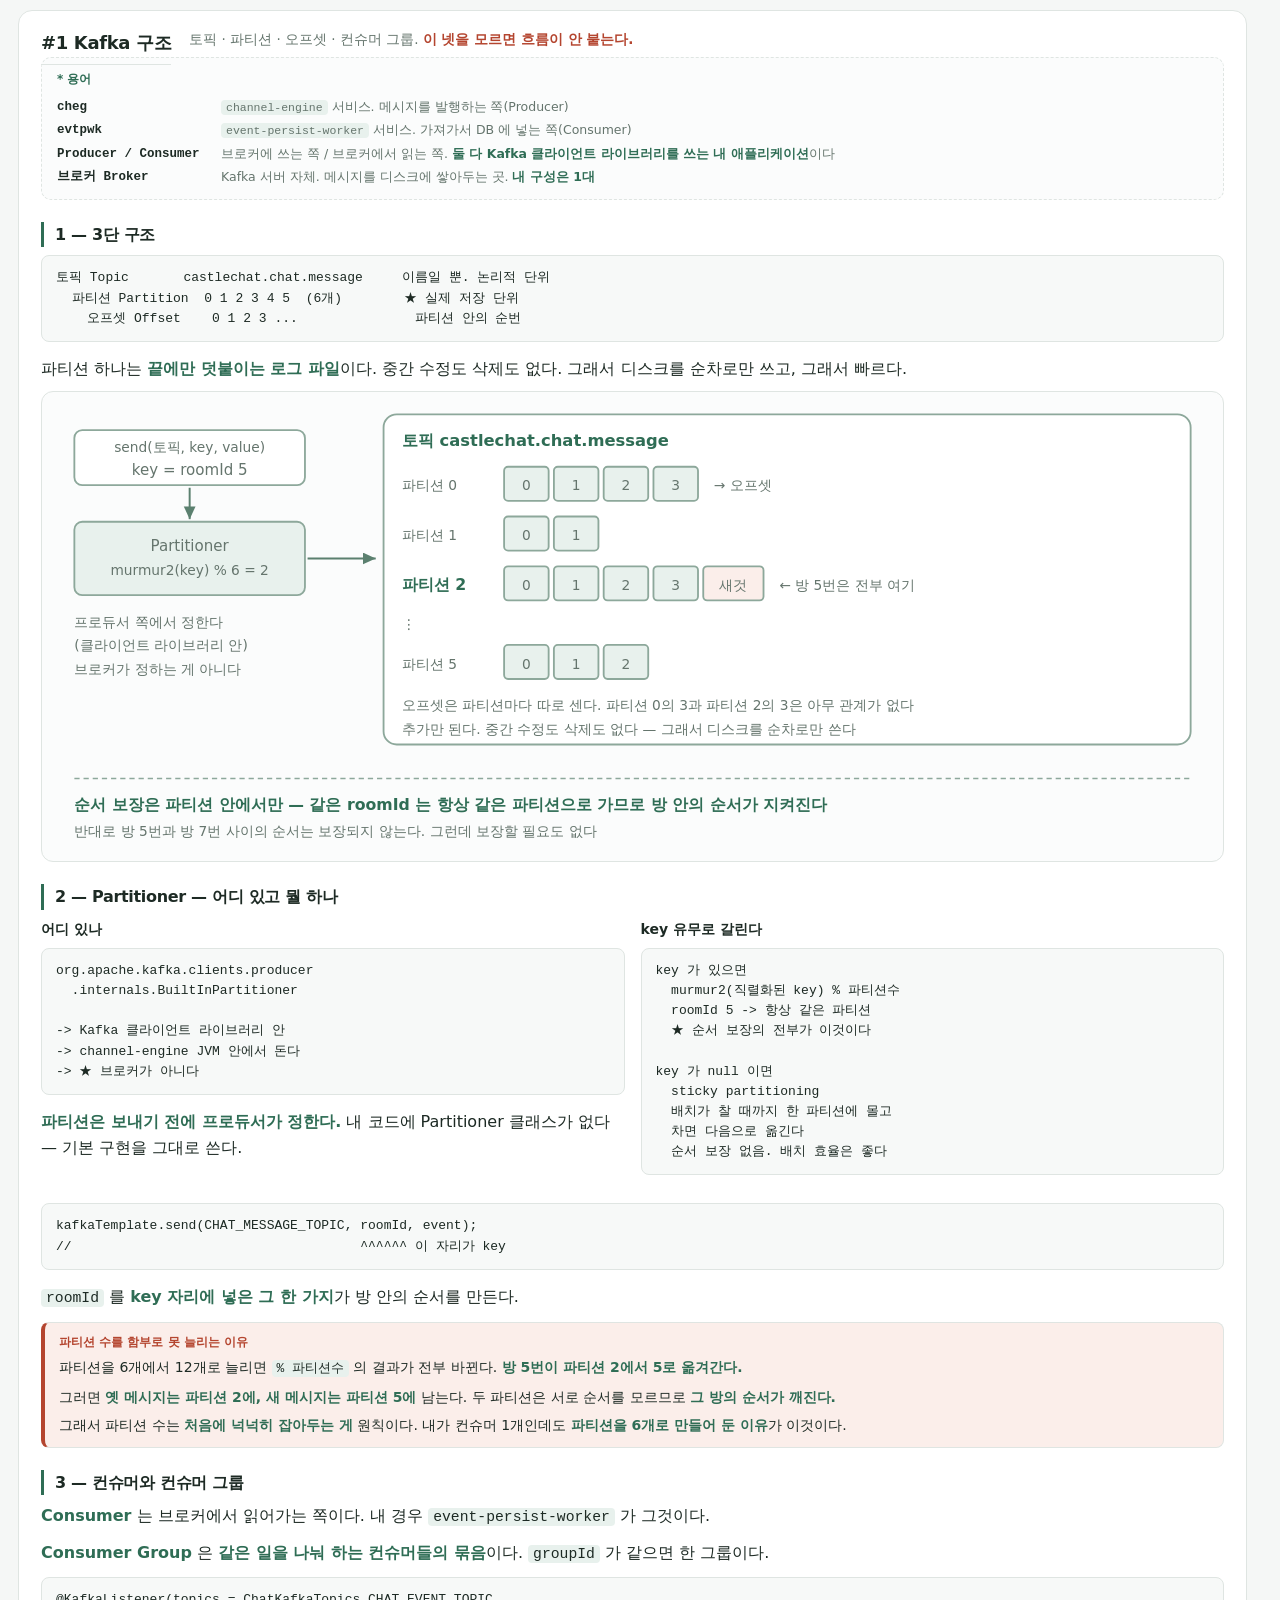
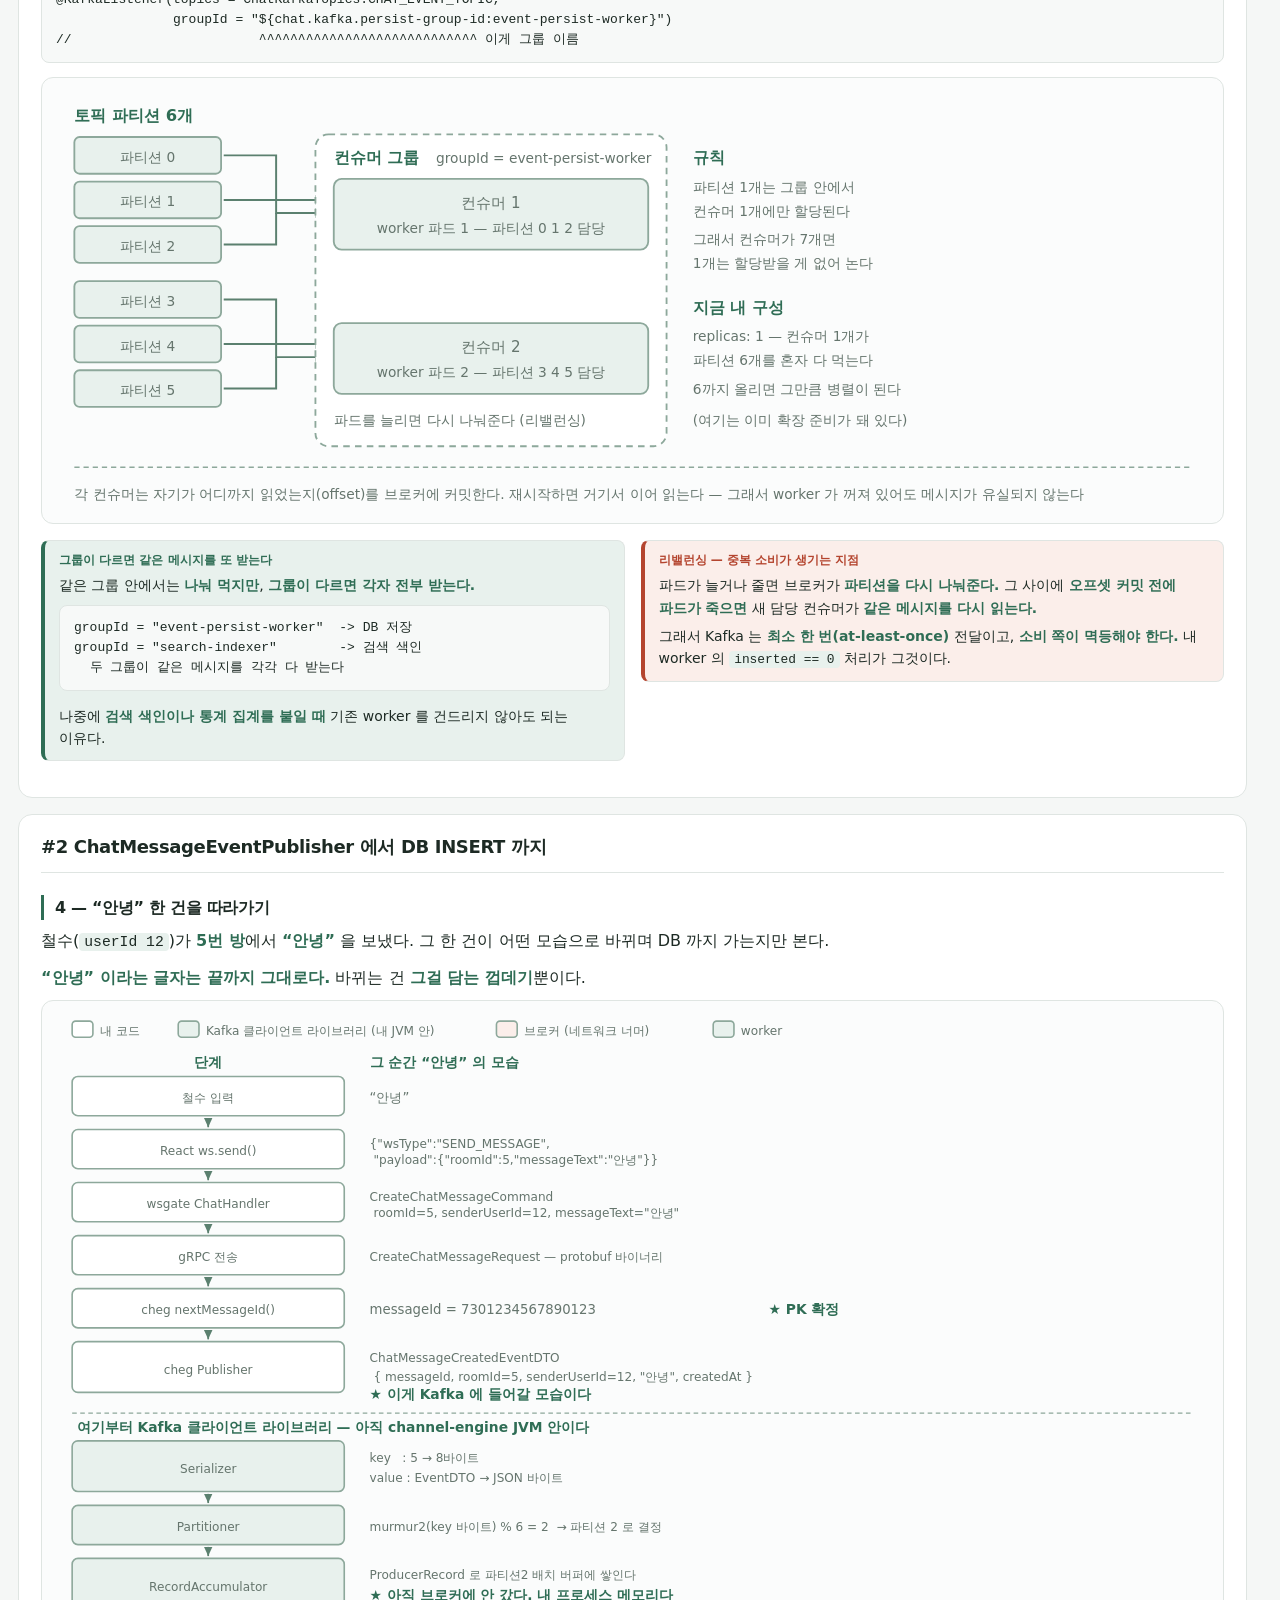
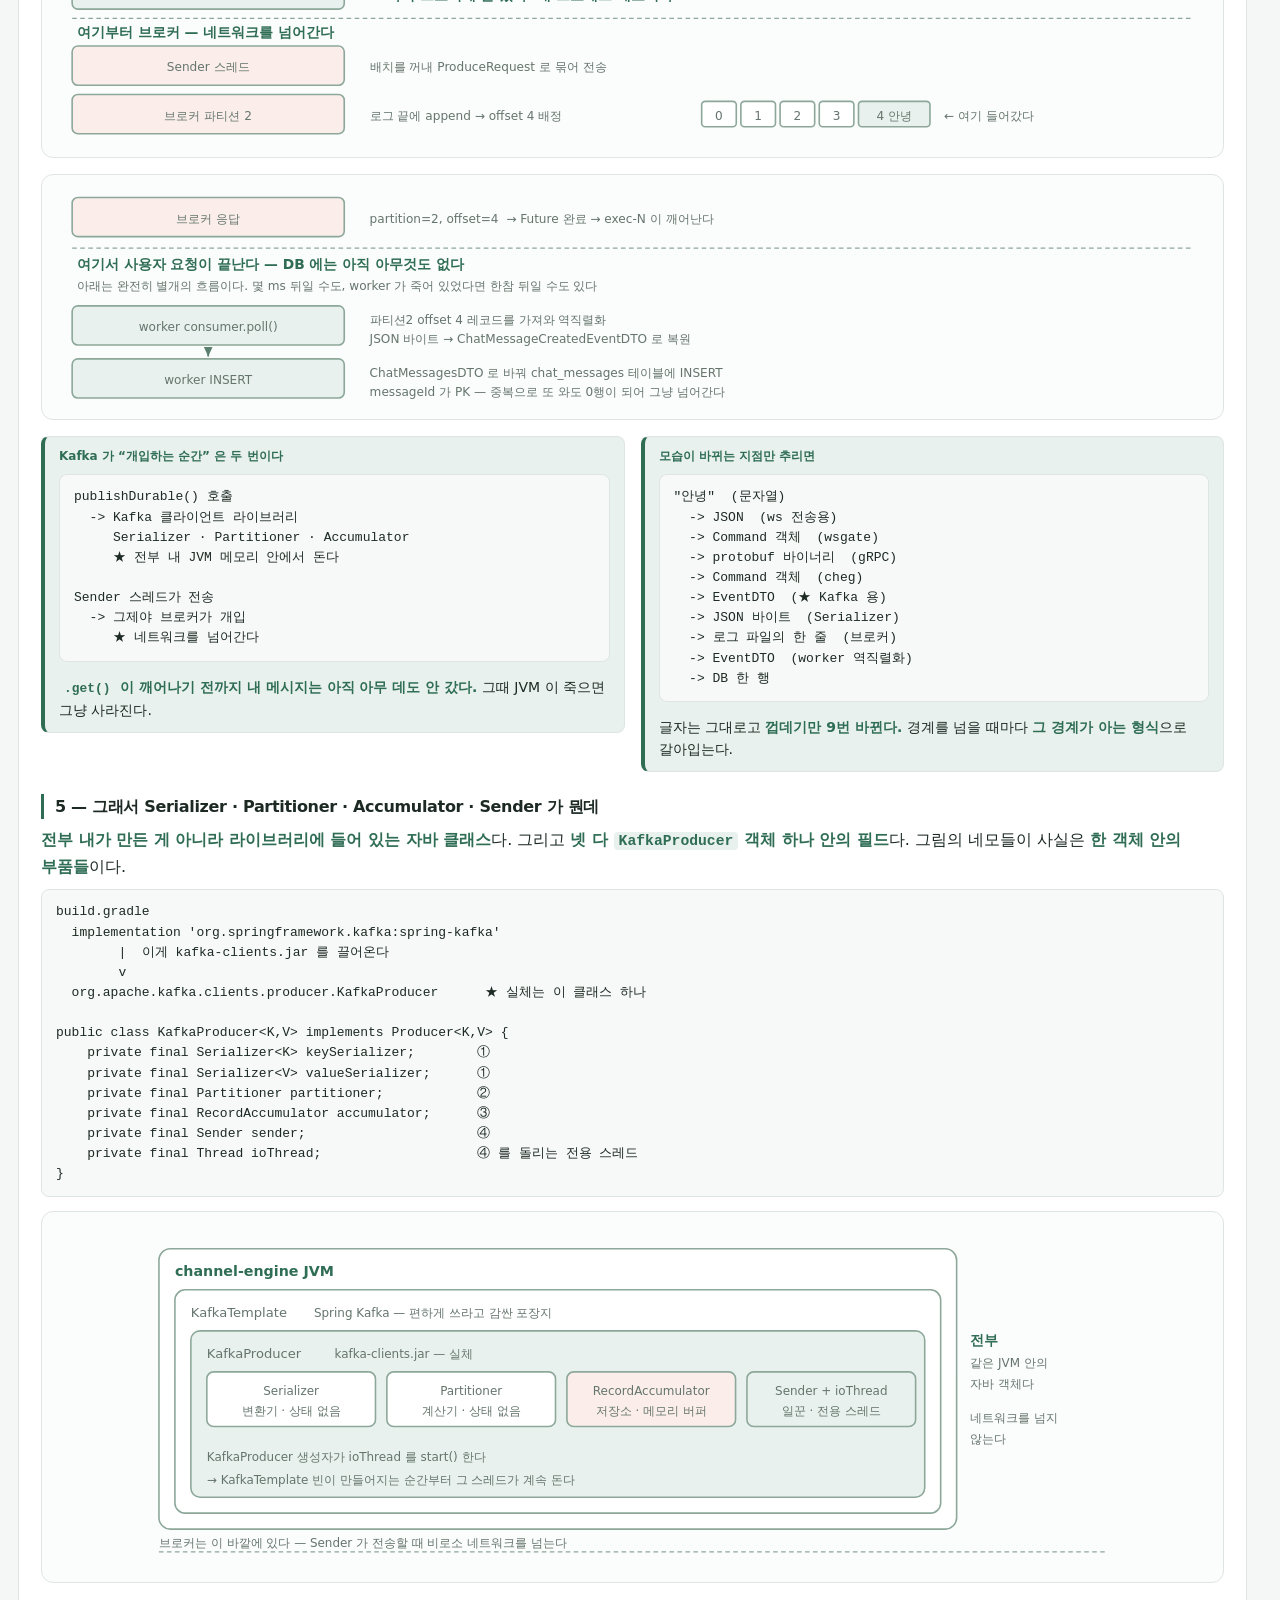
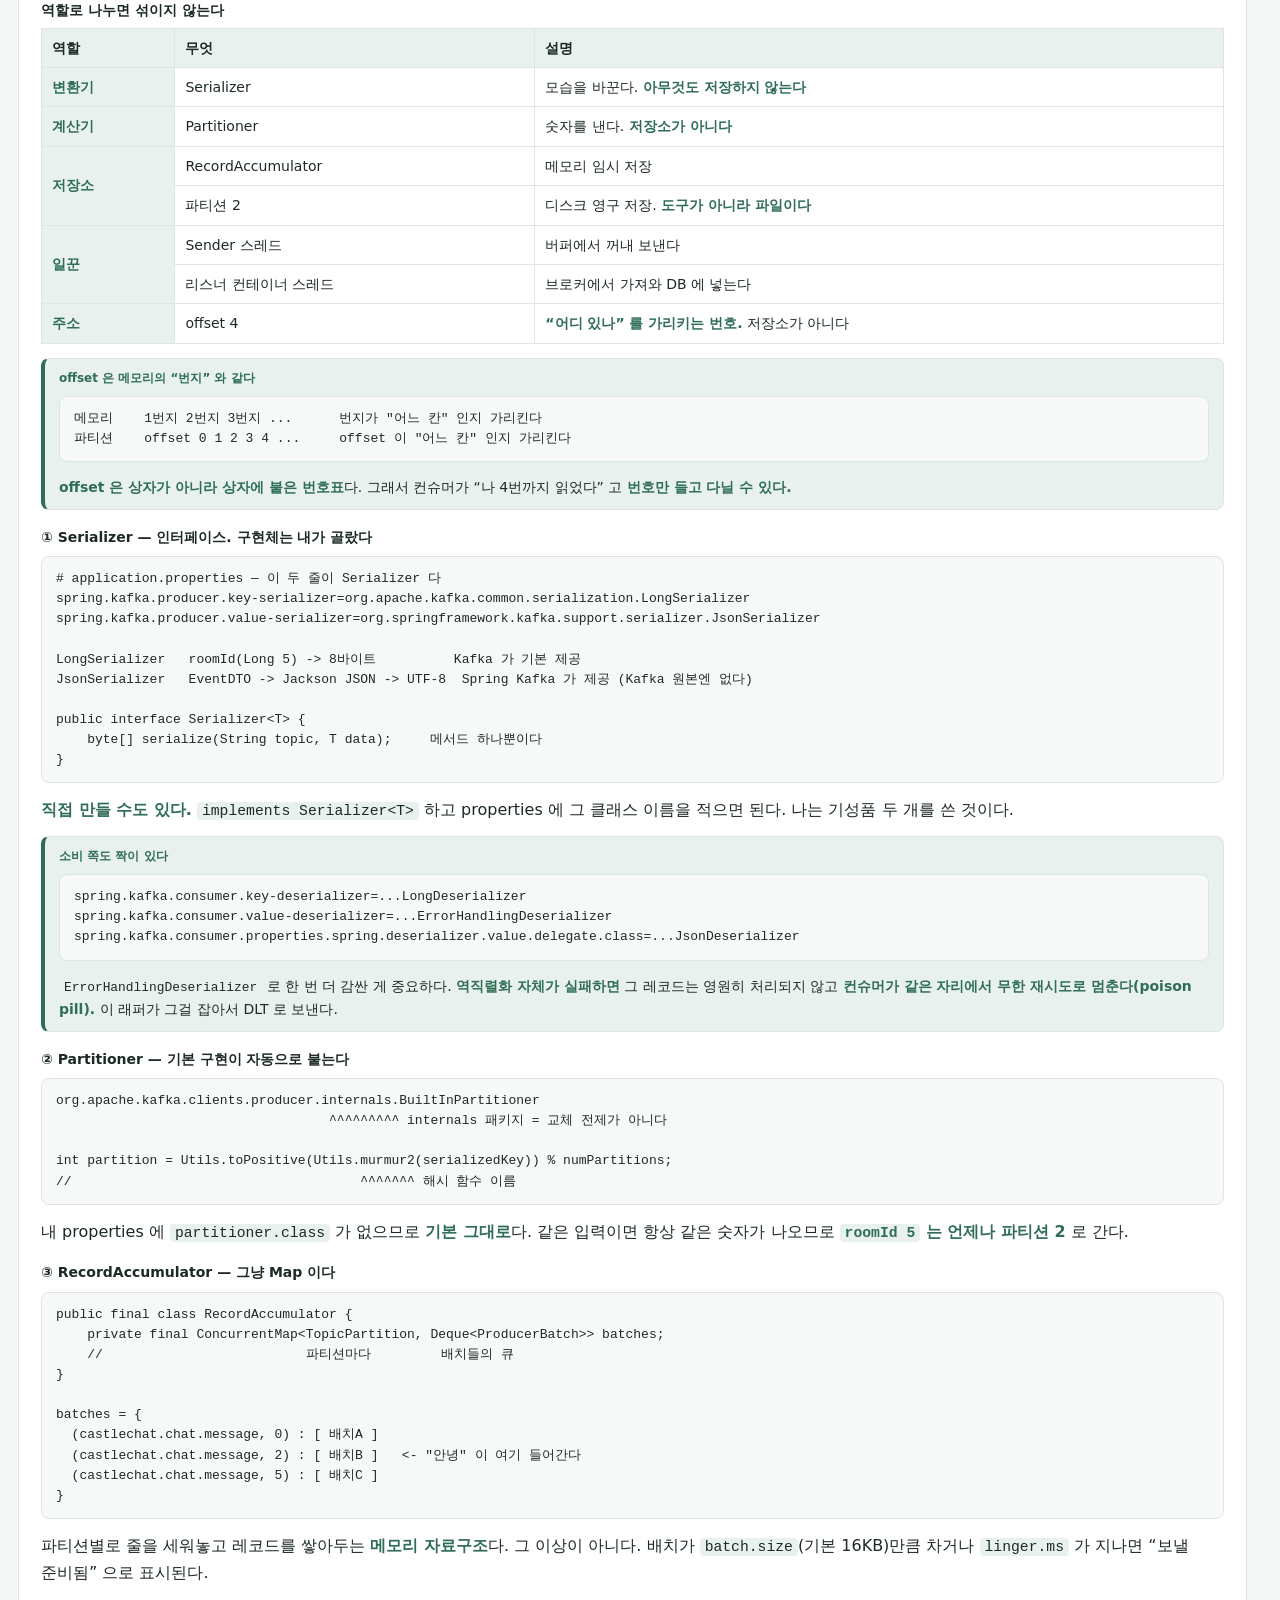
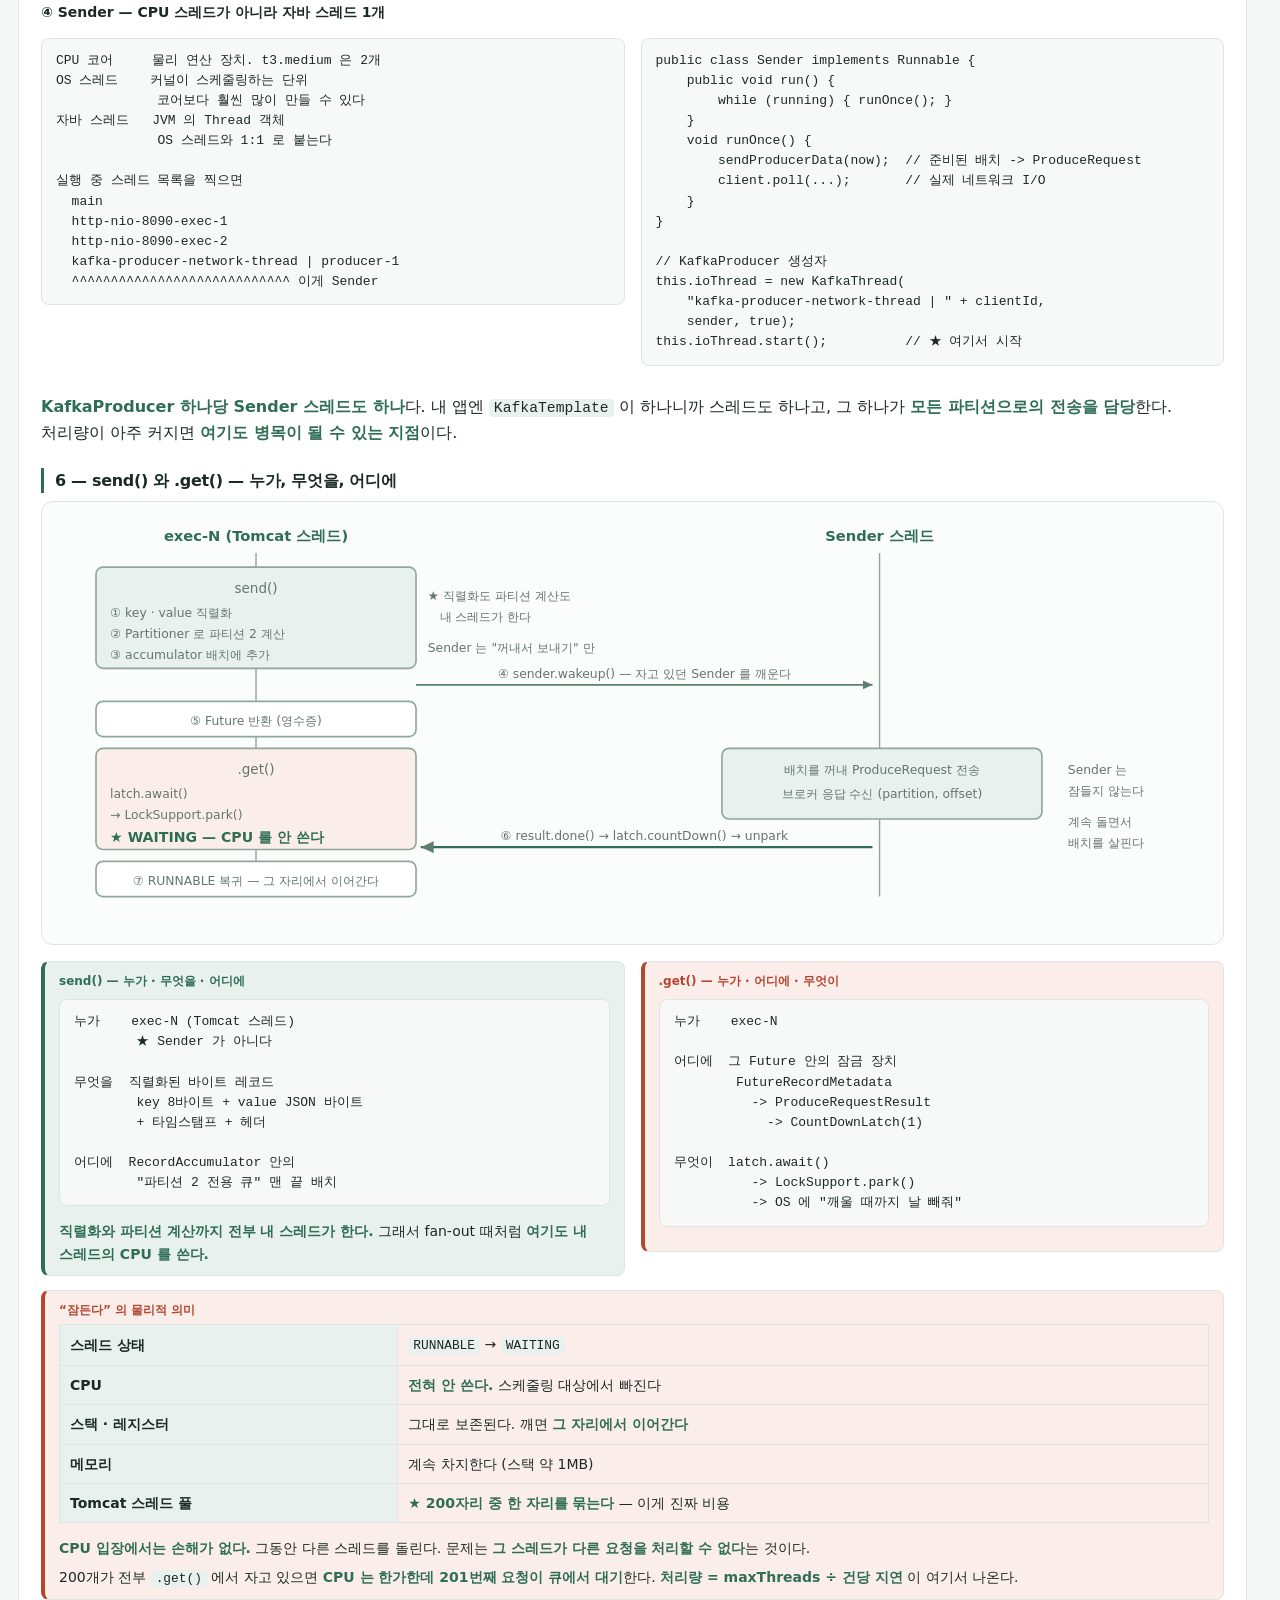
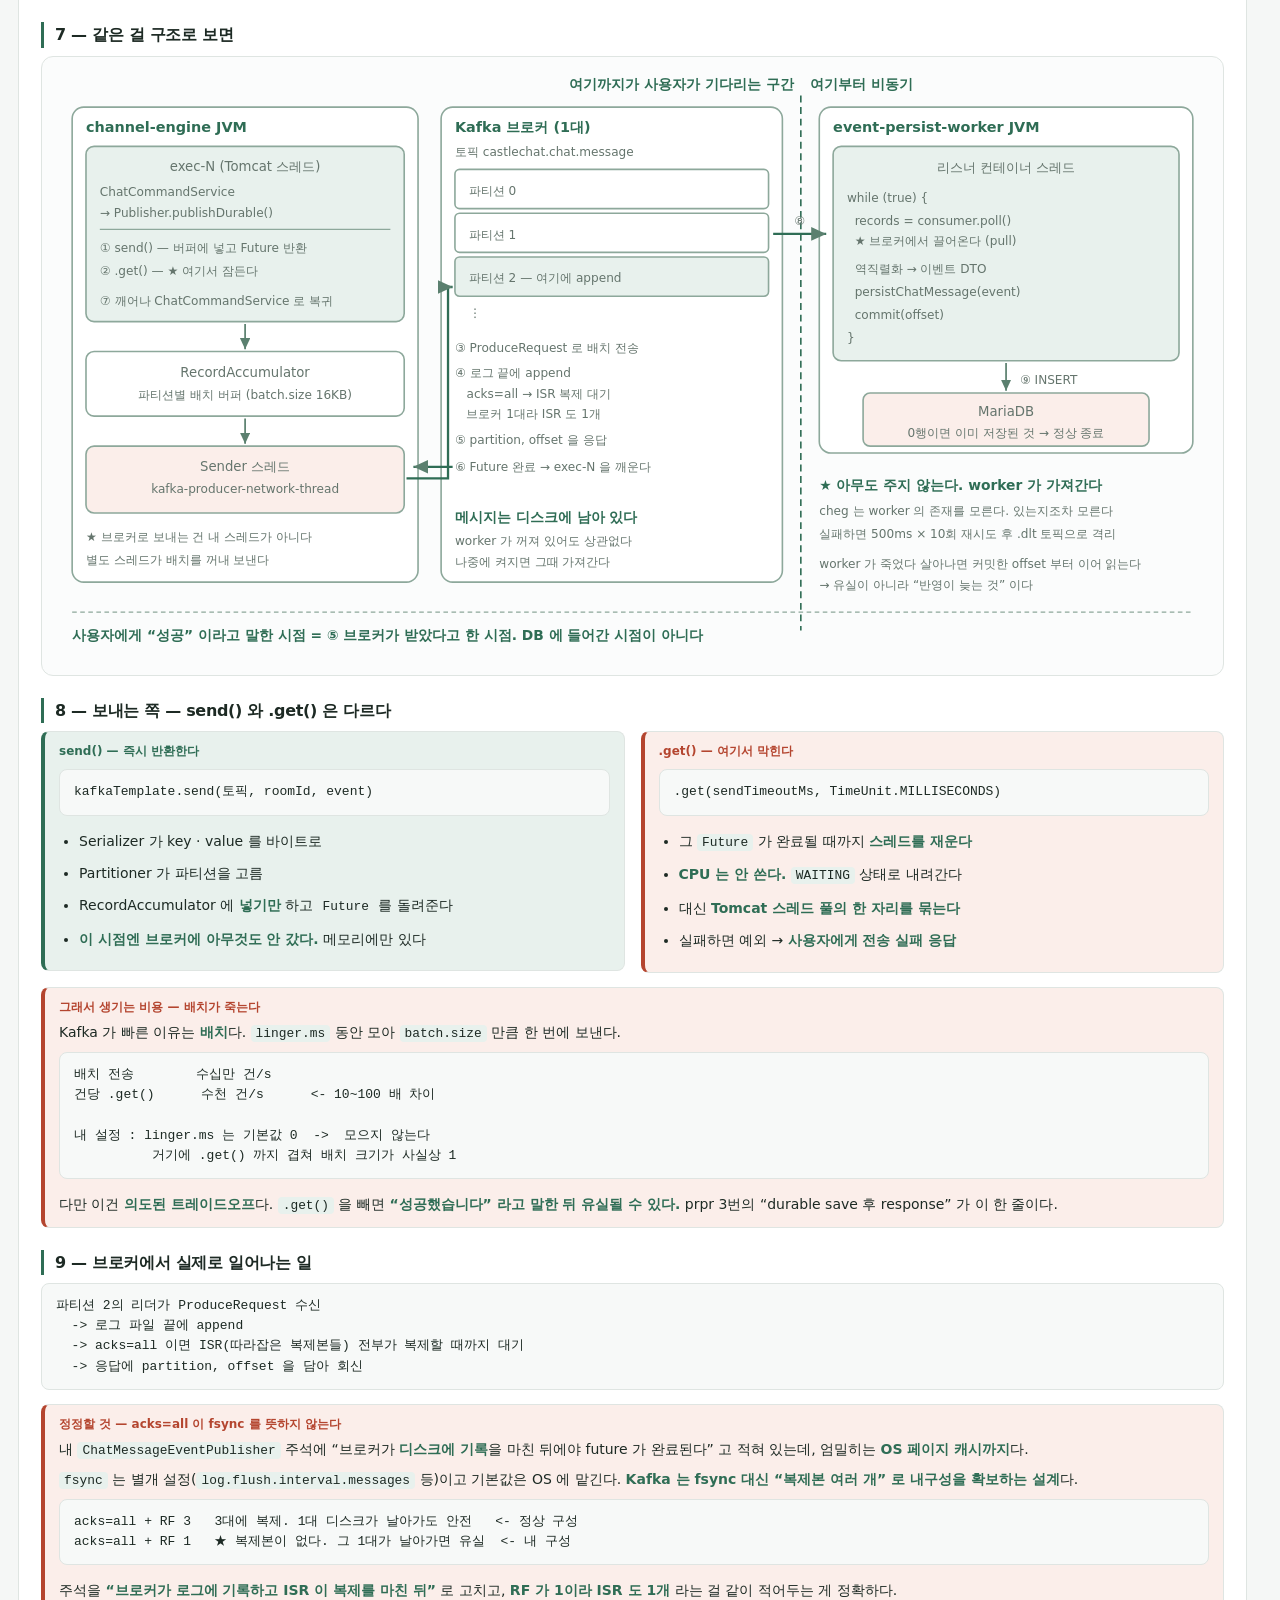
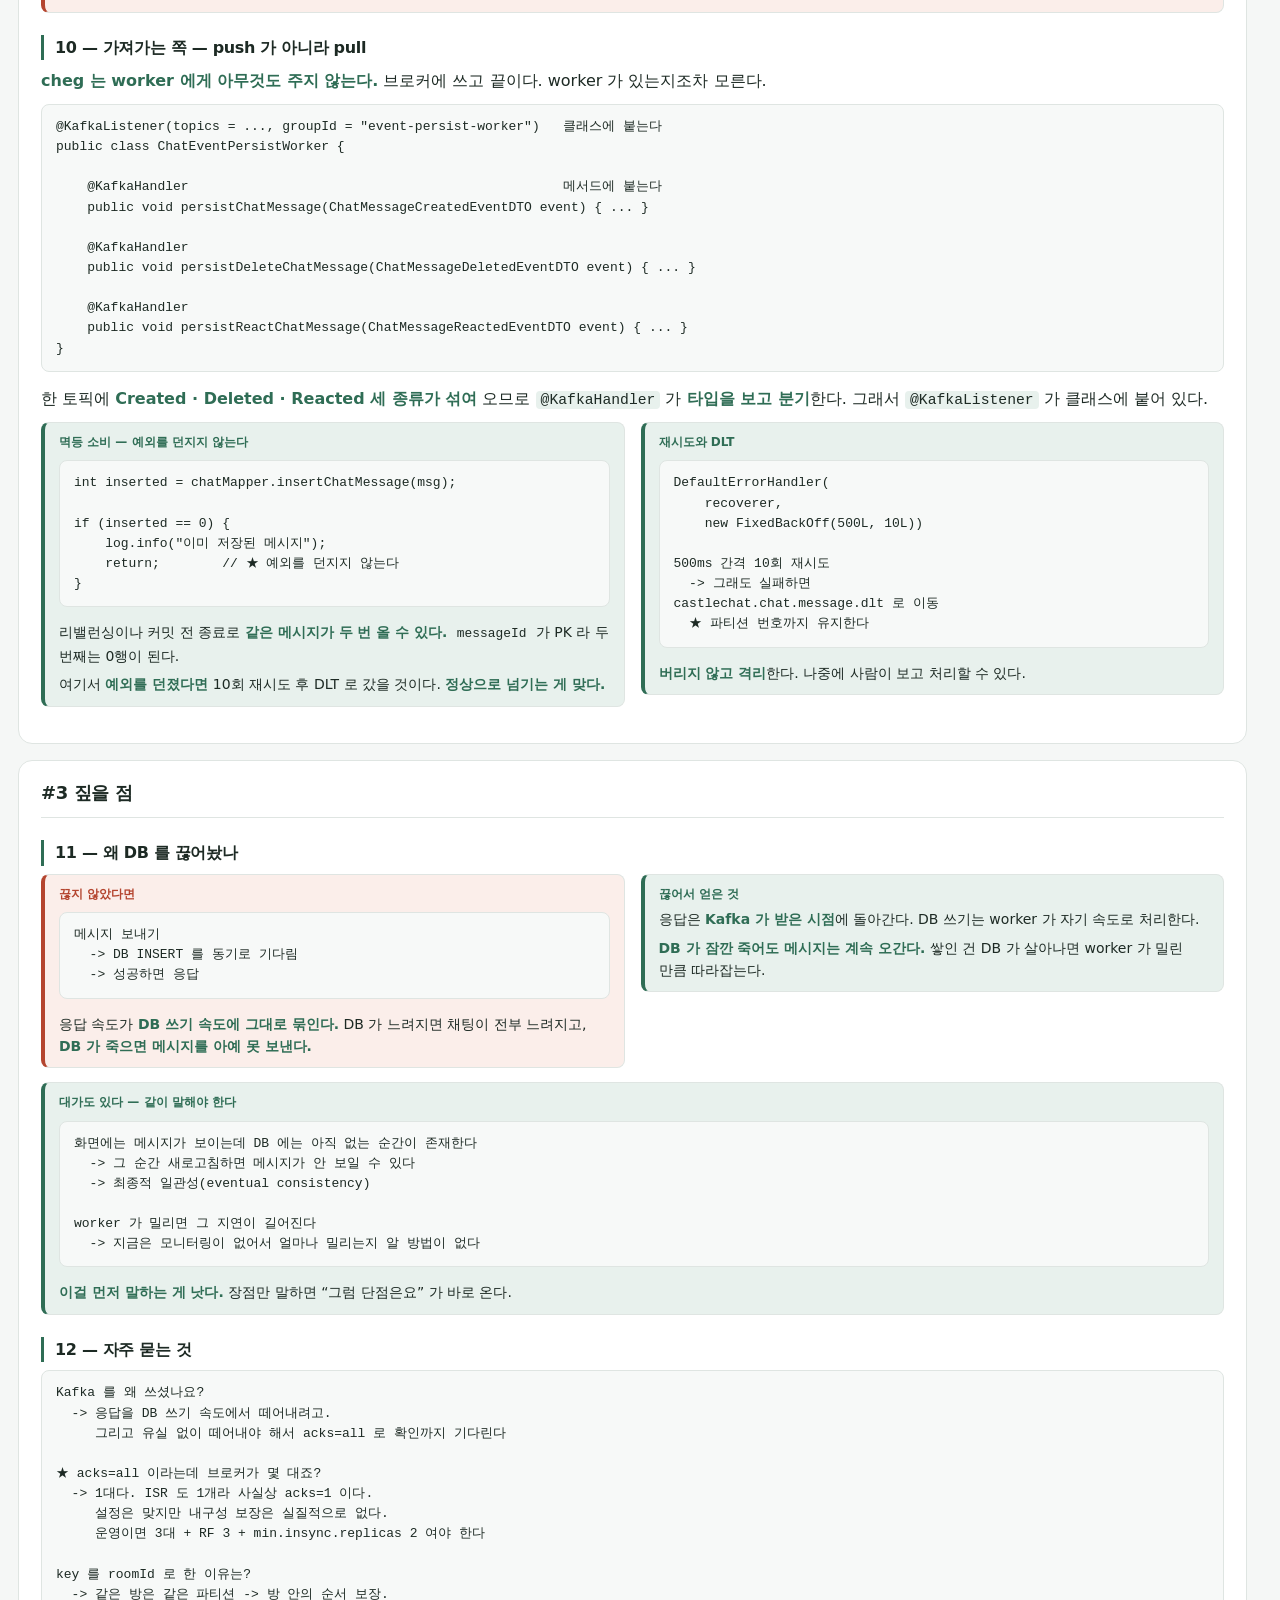
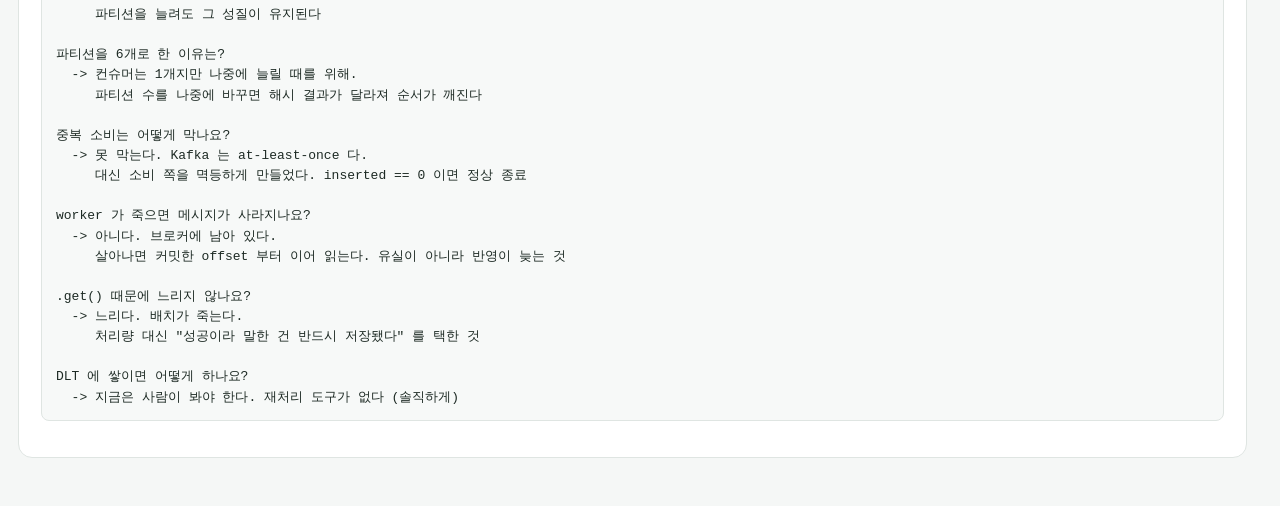
<file: kafka.html>
<!DOCTYPE html>
<html lang="ko">

<head>
    <meta charset="utf-8">
    <meta name="viewport" content="width=device-width, initial-scale=1">
    <title>Kafka &middot; 백엔드 공부</title>
    <link rel="icon" type="image/svg+xml" href="data:image/svg+xml,%3Csvg%20xmlns%3D%27http%3A%2F%2Fwww.w3.org%2F2000%2Fsvg%27%20viewBox%3D%270%200%2032%2032%27%3E%3Crect%20width%3D%2732%27%20height%3D%2732%27%20rx%3D%277%27%20fill%3D%27%232f6d55%27%2F%3E%3Cg%20fill%3D%27%23ffffff%27%3E%3Crect%20x%3D%277%27%20y%3D%276%27%20width%3D%2718%27%20height%3D%276%27%20rx%3D%272%27%2F%3E%3Crect%20x%3D%277%27%20y%3D%2713%27%20width%3D%2718%27%20height%3D%276%27%20rx%3D%272%27%2F%3E%3Crect%20x%3D%277%27%20y%3D%2720%27%20width%3D%2718%27%20height%3D%276%27%20rx%3D%272%27%2F%3E%3C%2Fg%3E%3Cg%20fill%3D%27%232f6d55%27%3E%3Ccircle%20cx%3D%2710.6%27%20cy%3D%279%27%20r%3D%271.3%27%2F%3E%3Ccircle%20cx%3D%2710.6%27%20cy%3D%2716%27%20r%3D%271.3%27%2F%3E%3Ccircle%20cx%3D%2710.6%27%20cy%3D%2723%27%20r%3D%271.3%27%2F%3E%3C%2Fg%3E%3C%2Fsvg%3E">
    <link rel="stylesheet" href="./style.css">
</head>

<body class="note-page">
    <main class="note-flow">

        <!-- =====================================================
             #1 Kafka 구조
             ===================================================== -->
        <section class="note">
            <div class="head-row head-h2">
                <h2>#1 Kafka 구조</h2>
                <p class="head-note">토픽 &middot; 파티션 &middot; 오프셋 &middot; 컨슈머 그룹.
                    <strong class="danger">이 넷을 모르면 흐름이 안 붙는다.</strong></p>
            </div>

            <div class="gloss">
                <b>&#42; 용어</b>
                <dl>
                    <dt>cheg</dt>
                    <dd><code>channel-engine</code> 서비스. 메시지를 발행하는 쪽(Producer)</dd>
                    <dt>evtpwk</dt>
                    <dd><code>event-persist-worker</code> 서비스. 가져가서 DB 에 넣는 쪽(Consumer)</dd>
                    <dt>Producer / Consumer</dt>
                    <dd>브로커에 쓰는 쪽 / 브로커에서 읽는 쪽.
                        <em>둘 다 Kafka 클라이언트 라이브러리를 쓰는 내 애플리케이션</em>이다</dd>
                    <dt>브로커 Broker</dt>
                    <dd>Kafka 서버 자체. 메시지를 디스크에 쌓아두는 곳.
                        <em>내 구성은 1대</em></dd>
                </dl>
            </div>

            <h3>1 &mdash; 3단 구조</h3>
            <pre class="code"><code>토픽 Topic       castlechat.chat.message     이름일 뿐. 논리적 단위
  파티션 Partition  0 1 2 3 4 5  (6개)        ★ 실제 저장 단위
    오프셋 Offset    0 1 2 3 ...               파티션 안의 순번</code></pre>

            <p>파티션 하나는 <em>끝에만 덧붙이는 로그 파일</em>이다.
                중간 수정도 삭제도 없다. 그래서 디스크를 순차로만 쓰고, 그래서 빠르다.</p>

            <div class="cdiag full">
                <svg viewBox="0 0 880 344" role="img"
                    aria-label="Partitioner 가 key 인 roomId 를 해시해 파티션을 고르고, 토픽 안의 각 파티션은 오프셋이 붙은 추가 전용 로그다">
                    <defs>
                        <marker id="fa" markerWidth="8" markerHeight="8" refX="6.5" refY="3"
                            orient="auto" markerUnits="strokeWidth">
                            <path d="M 0 0 L 6.5 3 L 0 6 z" class="ahead" />
                        </marker>
                    </defs>

                    <!-- Partitioner -->
                    <rect x="14" y="26" width="176" height="42" rx="6" class="bd fillw" />
                    <text x="102" y="43" text-anchor="middle" class="xs">send(토픽, key, value)</text>
                    <text x="102" y="60" text-anchor="middle" class="sm">key = roomId 5</text>
                    <path d="M 102 70 V 94" class="ln" marker-end="url(#fa)" />

                    <rect x="14" y="96" width="176" height="56" rx="6" class="bd fillt" />
                    <text x="102" y="118" text-anchor="middle" class="sm">Partitioner</text>
                    <text x="102" y="137" text-anchor="middle" class="xs">
                        murmur2(key) % 6 = 2</text>

                    <text x="14" y="176" class="xs">프로듀서 쪽에서 정한다</text>
                    <text x="14" y="194" class="xs">(클라이언트 라이브러리 안)</text>
                    <text x="14" y="212" class="xs">브로커가 정하는 게 아니다</text>

                    <path d="M 192 124 H 244" class="ln" marker-end="url(#fa)" />

                    <!-- 토픽 -->
                    <rect x="250" y="14" width="616" height="252" rx="10" class="bd fillw" />
                    <text x="264" y="38" class="ttl">토픽 castlechat.chat.message</text>

                    <!-- 파티션 0 -->
                    <text x="264" y="72" class="xs">파티션 0</text>
                    <rect x="342" y="54" width="34" height="26" rx="3" class="bd cmd" />
                    <rect x="380" y="54" width="34" height="26" rx="3" class="bd cmd" />
                    <rect x="418" y="54" width="34" height="26" rx="3" class="bd cmd" />
                    <rect x="456" y="54" width="34" height="26" rx="3" class="bd cmd" />
                    <text x="359" y="72" text-anchor="middle" class="xs">0</text>
                    <text x="397" y="72" text-anchor="middle" class="xs">1</text>
                    <text x="435" y="72" text-anchor="middle" class="xs">2</text>
                    <text x="473" y="72" text-anchor="middle" class="xs">3</text>
                    <text x="502" y="72" class="xs">&rarr; 오프셋</text>

                    <!-- 파티션 1 -->
                    <text x="264" y="110" class="xs">파티션 1</text>
                    <rect x="342" y="92" width="34" height="26" rx="3" class="bd cmd" />
                    <rect x="380" y="92" width="34" height="26" rx="3" class="bd cmd" />
                    <text x="359" y="110" text-anchor="middle" class="xs">0</text>
                    <text x="397" y="110" text-anchor="middle" class="xs">1</text>

                    <!-- 파티션 2 : 강조 -->
                    <text x="264" y="148" class="lbl">파티션 2</text>
                    <rect x="342" y="130" width="34" height="26" rx="3" class="bd cmd" />
                    <rect x="380" y="130" width="34" height="26" rx="3" class="bd cmd" />
                    <rect x="418" y="130" width="34" height="26" rx="3" class="bd cmd" />
                    <rect x="456" y="130" width="34" height="26" rx="3" class="bd cmd" />
                    <rect x="494" y="130" width="46" height="26" rx="3" class="bd dat" />
                    <text x="359" y="148" text-anchor="middle" class="xs">0</text>
                    <text x="397" y="148" text-anchor="middle" class="xs">1</text>
                    <text x="435" y="148" text-anchor="middle" class="xs">2</text>
                    <text x="473" y="148" text-anchor="middle" class="xs">3</text>
                    <text x="517" y="148" text-anchor="middle" class="xs">새것</text>
                    <text x="552" y="148" class="xs">&larr; 방 5번은 전부 여기</text>

                    <text x="264" y="178" class="xs">&#8942;</text>

                    <!-- 파티션 5 -->
                    <text x="264" y="208" class="xs">파티션 5</text>
                    <rect x="342" y="190" width="34" height="26" rx="3" class="bd cmd" />
                    <rect x="380" y="190" width="34" height="26" rx="3" class="bd cmd" />
                    <rect x="418" y="190" width="34" height="26" rx="3" class="bd cmd" />
                    <text x="359" y="208" text-anchor="middle" class="xs">0</text>
                    <text x="397" y="208" text-anchor="middle" class="xs">1</text>
                    <text x="435" y="208" text-anchor="middle" class="xs">2</text>

                    <text x="264" y="240" class="xs">
                        오프셋은 파티션마다 따로 센다. 파티션 0의 3과 파티션 2의 3은 아무 관계가 없다</text>
                    <text x="264" y="258" class="xs">
                        추가만 된다. 중간 수정도 삭제도 없다 &mdash; 그래서 디스크를 순차로만 쓴다</text>

                    <path d="M 14 292 H 866" class="cell" stroke-dasharray="4 3" />
                    <text x="14" y="316" class="lbl">
                        순서 보장은 파티션 안에서만 &mdash; 같은 roomId 는 항상 같은 파티션으로 가므로
                        방 안의 순서가 지켜진다</text>
                    <text x="14" y="336" class="xs">
                        반대로 방 5번과 방 7번 사이의 순서는 보장되지 않는다. 그런데 보장할 필요도 없다</text>
                </svg>
            </div>

            <h3>2 &mdash; Partitioner &mdash; 어디 있고 뭘 하나</h3>
            <div class="side-by-side">
                <div>
                    <h4>어디 있나</h4>
                    <pre class="code"><code>org.apache.kafka.clients.producer
  .internals.BuiltInPartitioner

-> Kafka 클라이언트 라이브러리 안
-> channel-engine JVM 안에서 돈다
-> ★ 브로커가 아니다</code></pre>
                    <p><em>파티션은 보내기 전에 프로듀서가 정한다.</em>
                        내 코드에 Partitioner 클래스가 없다 &mdash; 기본 구현을 그대로 쓴다.</p>
                </div>
                <div>
                    <h4>key 유무로 갈린다</h4>
                    <pre class="code"><code>key 가 있으면
  murmur2(직렬화된 key) % 파티션수
  roomId 5 -> 항상 같은 파티션
  ★ 순서 보장의 전부가 이것이다

key 가 null 이면
  sticky partitioning
  배치가 찰 때까지 한 파티션에 몰고
  차면 다음으로 옮긴다
  순서 보장 없음. 배치 효율은 좋다</code></pre>
                </div>
            </div>

            <pre class="code"><code>kafkaTemplate.send(CHAT_MESSAGE_TOPIC, roomId, event);
//                                     ^^^^^^ 이 자리가 key</code></pre>
            <p><code>roomId</code> 를 <em>key 자리에 넣은 그 한 가지</em>가 방 안의 순서를 만든다.</p>

            <div class="callout bad">
                <span class="tag">파티션 수를 함부로 못 늘리는 이유</span>
                <p>파티션을 6개에서 12개로 늘리면 <code>% 파티션수</code> 의 결과가 전부 바뀐다.
                    <em>방 5번이 파티션 2에서 5로 옮겨간다.</em></p>
                <p>그러면 <em>옛 메시지는 파티션 2에, 새 메시지는 파티션 5에</em> 남는다.
                    두 파티션은 서로 순서를 모르므로 <em>그 방의 순서가 깨진다.</em></p>
                <p>그래서 파티션 수는 <em>처음에 넉넉히 잡아두는 게</em> 원칙이다.
                    내가 컨슈머 1개인데도 <em>파티션을 6개로 만들어 둔 이유</em>가 이것이다.</p>
            </div>

            <h3>3 &mdash; 컨슈머와 컨슈머 그룹</h3>
            <p><em>Consumer</em> 는 브로커에서 읽어가는 쪽이다.
                내 경우 <code>event-persist-worker</code> 가 그것이다.</p>
            <p><em>Consumer Group</em> 은 <em>같은 일을 나눠 하는 컨슈머들의 묶음</em>이다.
                <code>groupId</code> 가 같으면 한 그룹이다.</p>

            <pre class="code"><code>@KafkaListener(topics = ChatKafkaTopics.CHAT_EVENT_TOPIC,
               groupId = "${chat.kafka.persist-group-id:event-persist-worker}")
//                        ^^^^^^^^^^^^^^^^^^^^^^^^^^^^ 이게 그룹 이름</code></pre>

            <div class="cdiag full">
                <svg viewBox="0 0 880 326" role="img"
                    aria-label="컨슈머 그룹 안에서 파티션 하나는 컨슈머 하나에만 할당된다. 컨슈머가 파티션보다 많으면 남는 컨슈머는 논다">
                    <defs>
                        <marker id="fb" markerWidth="7" markerHeight="7" refX="5.5" refY="2.5"
                            orient="auto" markerUnits="strokeWidth">
                            <path d="M 0 0 L 5.5 2.5 L 0 5 z" class="ahead" />
                        </marker>
                    </defs>

                    <text x="14" y="30" class="ttl">토픽 파티션 6개</text>
                    <rect x="14" y="42" width="112" height="28" rx="4" class="bd cmd" />
                    <text x="70" y="61" text-anchor="middle" class="xs">파티션 0</text>
                    <rect x="14" y="76" width="112" height="28" rx="4" class="bd cmd" />
                    <text x="70" y="95" text-anchor="middle" class="xs">파티션 1</text>
                    <rect x="14" y="110" width="112" height="28" rx="4" class="bd cmd" />
                    <text x="70" y="129" text-anchor="middle" class="xs">파티션 2</text>
                    <rect x="14" y="152" width="112" height="28" rx="4" class="bd cmd" />
                    <text x="70" y="171" text-anchor="middle" class="xs">파티션 3</text>
                    <rect x="14" y="186" width="112" height="28" rx="4" class="bd cmd" />
                    <text x="70" y="205" text-anchor="middle" class="xs">파티션 4</text>
                    <rect x="14" y="220" width="112" height="28" rx="4" class="bd cmd" />
                    <text x="70" y="239" text-anchor="middle" class="xs">파티션 5</text>

                    <path d="M 128 56 H 168 V 100 H 206" class="ln" marker-end="url(#fb)" />
                    <path d="M 128 90 H 206" class="ln" marker-end="url(#fb)" />
                    <path d="M 128 124 H 168 V 100" class="ln" />
                    <path d="M 128 166 H 168 V 210 H 206" class="ln" marker-end="url(#fb)" />
                    <path d="M 128 200 H 206" class="ln" marker-end="url(#fb)" />
                    <path d="M 128 234 H 168 V 210" class="ln" />

                    <rect x="198" y="40" width="268" height="238" rx="10" class="bd fillw"
                        stroke-dasharray="5 4" />
                    <text x="212" y="62" class="lbl">컨슈머 그룹</text>
                    <text x="290" y="62" class="xs">groupId = event-persist-worker</text>

                    <rect x="212" y="74" width="240" height="54" rx="6" class="bd fillt" />
                    <text x="332" y="96" text-anchor="middle" class="sm">컨슈머 1</text>
                    <text x="332" y="115" text-anchor="middle" class="xs">
                        worker 파드 1 &mdash; 파티션 0 1 2 담당</text>

                    <rect x="212" y="184" width="240" height="54" rx="6" class="bd fillt" />
                    <text x="332" y="206" text-anchor="middle" class="sm">컨슈머 2</text>
                    <text x="332" y="225" text-anchor="middle" class="xs">
                        worker 파드 2 &mdash; 파티션 3 4 5 담당</text>

                    <text x="212" y="262" class="xs">
                        파드를 늘리면 다시 나눠준다 (리밸런싱)</text>

                    <text x="486" y="62" class="lbl">규칙</text>
                    <text x="486" y="84" class="xs">파티션 1개는 그룹 안에서</text>
                    <text x="486" y="102" class="xs">컨슈머 1개에만 할당된다</text>
                    <text x="486" y="124" class="xs">그래서 컨슈머가 7개면</text>
                    <text x="486" y="142" class="xs">1개는 할당받을 게 없어 논다</text>

                    <text x="486" y="176" class="lbl">지금 내 구성</text>
                    <text x="486" y="198" class="xs">replicas: 1 &mdash; 컨슈머 1개가</text>
                    <text x="486" y="216" class="xs">파티션 6개를 혼자 다 먹는다</text>
                    <text x="486" y="238" class="xs">6까지 올리면 그만큼 병렬이 된다</text>
                    <text x="486" y="262" class="xs">(여기는 이미 확장 준비가 돼 있다)</text>

                    <path d="M 14 294 H 866" class="cell" stroke-dasharray="4 3" />
                    <text x="14" y="318" class="xs">
                        각 컨슈머는 자기가 어디까지 읽었는지(offset)를 브로커에 커밋한다.
                        재시작하면 거기서 이어 읽는다 &mdash; 그래서 worker 가 꺼져 있어도 메시지가 유실되지 않는다</text>
                </svg>
            </div>

            <div class="side-by-side">
                <div class="callout">
                    <span class="tag">그룹이 다르면 같은 메시지를 또 받는다</span>
                    <p>같은 그룹 안에서는 <em>나눠 먹지만</em>,
                        <em>그룹이 다르면 각자 전부 받는다.</em></p>
                    <pre class="code"><code>groupId = "event-persist-worker"  -> DB 저장
groupId = "search-indexer"        -> 검색 색인
  두 그룹이 같은 메시지를 각각 다 받는다</code></pre>
                    <p>나중에 <em>검색 색인이나 통계 집계를 붙일 때</em>
                        기존 worker 를 건드리지 않아도 되는 이유다.</p>
                </div>
                <div class="callout bad">
                    <span class="tag">리밸런싱 &mdash; 중복 소비가 생기는 지점</span>
                    <p>파드가 늘거나 줄면 브로커가 <em>파티션을 다시 나눠준다.</em>
                        그 사이에 <em>오프셋 커밋 전에 파드가 죽으면</em>
                        새 담당 컨슈머가 <em>같은 메시지를 다시 읽는다.</em></p>
                    <p>그래서 Kafka 는 <em>최소 한 번(at-least-once)</em> 전달이고,
                        <em>소비 쪽이 멱등해야 한다.</em>
                        내 worker 의 <code>inserted == 0</code> 처리가 그것이다.</p>
                </div>
            </div>
        </section>

        <!-- =====================================================
             #2 Publisher 에서 DB 까지
             ===================================================== -->
        <section class="note">
            <h2>#2 ChatMessageEventPublisher 에서 DB INSERT 까지</h2>

            <h3>4 &mdash; &ldquo;안녕&rdquo; 한 건을 따라가기</h3>
            <p>철수(<code>userId 12</code>)가 <em>5번 방</em>에서 <em>&ldquo;안녕&rdquo;</em> 을 보냈다.
                그 한 건이 어떤 모습으로 바뀌며 DB 까지 가는지만 본다.</p>
            <p><em>&ldquo;안녕&rdquo; 이라는 글자는 끝까지 그대로다.</em>
                바뀌는 건 <em>그걸 담는 껍데기</em>뿐이다.</p>

            <div class="cdiag full">
                <svg viewBox="0 0 1000 640" role="img"
                    aria-label="안녕이라는 메시지 한 건이 React 에서 DTO, JSON 바이트, 파티션 로그, 다시 DTO, DB 행으로 모습을 바꾸며 이동한다">
                    <defs>
                        <marker id="mt" markerWidth="7" markerHeight="7" refX="5.5" refY="2.5"
                            orient="auto" markerUnits="strokeWidth">
                            <path d="M 0 0 L 5.5 2.5 L 0 5 z" class="ahead" />
                        </marker>
                    </defs>

                    <!-- 범례 -->
                    <rect x="14" y="14" width="18" height="14" rx="3" class="bd fillw" />
                    <text x="38" y="26" class="xs">내 코드</text>
                    <rect x="106" y="14" width="18" height="14" rx="3" class="bd fillt" />
                    <text x="130" y="26" class="xs">Kafka 클라이언트 라이브러리 (내 JVM 안)</text>
                    <rect x="382" y="14" width="18" height="14" rx="3" class="bd dat" />
                    <text x="406" y="26" class="xs">브로커 (네트워크 너머)</text>
                    <rect x="570" y="14" width="18" height="14" rx="3" class="bd cmd" />
                    <text x="594" y="26" class="xs">worker</text>

                    <text x="132" y="54" text-anchor="middle" class="lbl">단계</text>
                    <text x="272" y="54" class="lbl">그 순간 &ldquo;안녕&rdquo; 의 모습</text>

                    <!-- 1 -->
                    <rect x="14" y="62" width="236" height="34" rx="5" class="bd fillw" />
                    <text x="132" y="84" text-anchor="middle" class="xs">철수 입력</text>
                    <text x="272" y="84" class="sm">&ldquo;안녕&rdquo;</text>
                    <path d="M 132 98 V 106" class="ln" marker-end="url(#mt)" />

                    <!-- 2 -->
                    <rect x="14" y="108" width="236" height="34" rx="5" class="bd fillw" />
                    <text x="132" y="130" text-anchor="middle" class="xs">React ws.send()</text>
                    <text x="272" y="124" class="xs">
                        {"wsType":"SEND_MESSAGE",</text>
                    <text x="272" y="138" class="xs">
                        &nbsp;"payload":{"roomId":5,"messageText":"안녕"}}</text>
                    <path d="M 132 144 V 152" class="ln" marker-end="url(#mt)" />

                    <!-- 3 -->
                    <rect x="14" y="154" width="236" height="34" rx="5" class="bd fillw" />
                    <text x="132" y="176" text-anchor="middle" class="xs">wsgate ChatHandler</text>
                    <text x="272" y="170" class="xs">CreateChatMessageCommand</text>
                    <text x="272" y="184" class="xs">
                        &nbsp;roomId=5, senderUserId=12, messageText="안녕"</text>
                    <path d="M 132 190 V 198" class="ln" marker-end="url(#mt)" />

                    <!-- 4 -->
                    <rect x="14" y="200" width="236" height="34" rx="5" class="bd fillw" />
                    <text x="132" y="222" text-anchor="middle" class="xs">gRPC 전송</text>
                    <text x="272" y="222" class="xs">
                        CreateChatMessageRequest &mdash; protobuf 바이너리</text>
                    <path d="M 132 236 V 244" class="ln" marker-end="url(#mt)" />

                    <!-- 5 -->
                    <rect x="14" y="246" width="236" height="34" rx="5" class="bd fillw" />
                    <text x="132" y="268" text-anchor="middle" class="xs">cheg nextMessageId()</text>
                    <text x="272" y="268" class="sm">messageId = 7301234567890123</text>
                    <text x="618" y="268" class="lbl">★ PK 확정</text>
                    <path d="M 132 282 V 290" class="ln" marker-end="url(#mt)" />

                    <!-- 6 -->
                    <rect x="14" y="292" width="236" height="44" rx="5" class="bd fillw" />
                    <text x="132" y="320" text-anchor="middle" class="xs">cheg Publisher</text>
                    <text x="272" y="310" class="xs">ChatMessageCreatedEventDTO</text>
                    <text x="272" y="326" class="xs">
                        &nbsp;{ messageId, roomId=5, senderUserId=12, "안녕", createdAt }</text>
                    <text x="272" y="342" class="lbl">★ 이게 Kafka 에 들어갈 모습이다</text>

                    <path d="M 14 354 H 986" class="cell" stroke-dasharray="4 3" />
                    <text x="18" y="370" class="lbl">
                        여기부터 Kafka 클라이언트 라이브러리 &mdash; 아직 channel-engine JVM 안이다</text>

                    <!-- 7 -->
                    <rect x="14" y="378" width="236" height="44" rx="5" class="bd fillt" />
                    <text x="132" y="406" text-anchor="middle" class="xs">Serializer</text>
                    <text x="272" y="396" class="xs">key&nbsp;&nbsp;&nbsp;: 5 &rarr; 8바이트</text>
                    <text x="272" y="414" class="xs">value : EventDTO &rarr; JSON 바이트</text>
                    <path d="M 132 424 V 432" class="ln" marker-end="url(#mt)" />

                    <!-- 8 -->
                    <rect x="14" y="434" width="236" height="34" rx="5" class="bd fillt" />
                    <text x="132" y="456" text-anchor="middle" class="xs">Partitioner</text>
                    <text x="272" y="456" class="xs">
                        murmur2(key 바이트) % 6 = 2 &nbsp;&rarr; 파티션 2 로 결정</text>
                    <path d="M 132 470 V 478" class="ln" marker-end="url(#mt)" />

                    <!-- 9 -->
                    <rect x="14" y="480" width="236" height="44" rx="5" class="bd fillt" />
                    <text x="132" y="508" text-anchor="middle" class="xs">RecordAccumulator</text>
                    <text x="272" y="498" class="xs">ProducerRecord 로 파티션2 배치 버퍼에 쌓인다</text>
                    <text x="272" y="516" class="lbl">
                        ★ 아직 브로커에 안 갔다. 내 프로세스 메모리다</text>

                    <path d="M 14 532 H 986" class="cell" stroke-dasharray="4 3" />
                    <text x="18" y="548" class="lbl">
                        여기부터 브로커 &mdash; 네트워크를 넘어간다</text>

                    <!-- 10 -->
                    <rect x="14" y="556" width="236" height="34" rx="5" class="bd dat" />
                    <text x="132" y="578" text-anchor="middle" class="xs">Sender 스레드</text>
                    <text x="272" y="578" class="xs">
                        배치를 꺼내 ProduceRequest 로 묶어 전송</text>

                    <!-- 11 브로커 로그 -->
                    <rect x="14" y="598" width="236" height="34" rx="5" class="bd dat" />
                    <text x="132" y="620" text-anchor="middle" class="xs">브로커 파티션 2</text>
                    <text x="272" y="620" class="xs">로그 끝에 append &rarr; offset 4 배정</text>
                    <rect x="560" y="604" width="30" height="22" rx="3" class="bd fillw" />
                    <rect x="594" y="604" width="30" height="22" rx="3" class="bd fillw" />
                    <rect x="628" y="604" width="30" height="22" rx="3" class="bd fillw" />
                    <rect x="662" y="604" width="30" height="22" rx="3" class="bd fillw" />
                    <rect x="696" y="604" width="62" height="22" rx="3" class="bd cmd" />
                    <text x="575" y="620" text-anchor="middle" class="xs">0</text>
                    <text x="609" y="620" text-anchor="middle" class="xs">1</text>
                    <text x="643" y="620" text-anchor="middle" class="xs">2</text>
                    <text x="677" y="620" text-anchor="middle" class="xs">3</text>
                    <text x="727" y="620" text-anchor="middle" class="xs">4 안녕</text>
                    <text x="770" y="620" class="xs">&larr; 여기 들어갔다</text>
                </svg>
            </div>

            <div class="cdiag full">
                <svg viewBox="0 0 1000 196" role="img"
                    aria-label="브로커가 offset 을 응답해 요청 스레드가 깨어나고, 나중에 worker 가 그 레코드를 가져와 DB 에 넣는다">
                    <defs>
                        <marker id="mt2" markerWidth="7" markerHeight="7" refX="5.5" refY="2.5"
                            orient="auto" markerUnits="strokeWidth">
                            <path d="M 0 0 L 5.5 2.5 L 0 5 z" class="ahead" />
                        </marker>
                    </defs>

                    <rect x="14" y="16" width="236" height="34" rx="5" class="bd dat" />
                    <text x="132" y="38" text-anchor="middle" class="xs">브로커 응답</text>
                    <text x="272" y="38" class="xs">
                        partition=2, offset=4 &nbsp;&rarr; Future 완료 &rarr; exec-N 이 깨어난다</text>

                    <path d="M 14 60 H 986" class="cell" stroke-dasharray="4 3" />
                    <text x="18" y="78" class="lbl">
                        여기서 사용자 요청이 끝난다 &mdash; DB 에는 아직 아무것도 없다</text>
                    <text x="18" y="96" class="xs">
                        아래는 완전히 별개의 흐름이다. 몇 ms 뒤일 수도, worker 가 죽어 있었다면 한참 뒤일 수도 있다</text>

                    <rect x="14" y="110" width="236" height="34" rx="5" class="bd cmd" />
                    <text x="132" y="132" text-anchor="middle" class="xs">worker consumer.poll()</text>
                    <text x="272" y="126" class="xs">
                        파티션2 offset 4 레코드를 가져와 역직렬화</text>
                    <text x="272" y="142" class="xs">
                        JSON 바이트 &rarr; ChatMessageCreatedEventDTO 로 복원</text>
                    <path d="M 132 146 V 154" class="ln" marker-end="url(#mt2)" />

                    <rect x="14" y="156" width="236" height="34" rx="5" class="bd cmd" />
                    <text x="132" y="178" text-anchor="middle" class="xs">worker INSERT</text>
                    <text x="272" y="172" class="xs">
                        ChatMessagesDTO 로 바꿔 chat_messages 테이블에 INSERT</text>
                    <text x="272" y="188" class="xs">
                        messageId 가 PK &mdash; 중복으로 또 와도 0행이 되어 그냥 넘어간다</text>
                </svg>
            </div>

            <div class="side-by-side">
                <div class="callout">
                    <span class="tag">Kafka 가 &ldquo;개입하는 순간&rdquo; 은 두 번이다</span>
                    <pre class="code"><code>publishDurable() 호출
  -> Kafka 클라이언트 라이브러리
     Serializer · Partitioner · Accumulator
     ★ 전부 내 JVM 메모리 안에서 돈다

Sender 스레드가 전송
  -> 그제야 브로커가 개입
     ★ 네트워크를 넘어간다</code></pre>
                    <p><em><code>.get()</code> 이 깨어나기 전까지 내 메시지는 아직 아무 데도 안 갔다.</em>
                        그때 JVM 이 죽으면 그냥 사라진다.</p>
                </div>
                <div class="callout">
                    <span class="tag">모습이 바뀌는 지점만 추리면</span>
                    <pre class="code"><code>"안녕"  (문자열)
  -> JSON  (ws 전송용)
  -> Command 객체  (wsgate)
  -> protobuf 바이너리  (gRPC)
  -> Command 객체  (cheg)
  -> EventDTO  (★ Kafka 용)
  -> JSON 바이트  (Serializer)
  -> 로그 파일의 한 줄  (브로커)
  -> EventDTO  (worker 역직렬화)
  -> DB 한 행</code></pre>
                    <p>글자는 그대로고 <em>껍데기만 9번 바뀐다.</em>
                        경계를 넘을 때마다 <em>그 경계가 아는 형식</em>으로 갈아입는다.</p>
                </div>
            </div>

            <h3>5 &mdash; 그래서 Serializer · Partitioner · Accumulator · Sender 가 뭔데</h3>
            <p><em>전부 내가 만든 게 아니라 라이브러리에 들어 있는 자바 클래스</em>다.
                그리고 <em>넷 다 <code>KafkaProducer</code> 객체 하나 안의 필드</em>다.
                그림의 네모들이 사실은 <em>한 객체 안의 부품들</em>이다.</p>

            <pre class="code"><code>build.gradle
  implementation 'org.springframework.kafka:spring-kafka'
        |  이게 kafka-clients.jar 를 끌어온다
        v
  org.apache.kafka.clients.producer.KafkaProducer      ★ 실체는 이 클래스 하나

public class KafkaProducer&lt;K,V&gt; implements Producer&lt;K,V&gt; {
    private final Serializer&lt;K&gt; keySerializer;        ①
    private final Serializer&lt;V&gt; valueSerializer;      ①
    private final Partitioner partitioner;            ②
    private final RecordAccumulator accumulator;      ③
    private final Sender sender;                      ④
    private final Thread ioThread;                    ④ 를 돌리는 전용 스레드
}</code></pre>

            <div class="cdiag wide">
                <svg viewBox="0 0 860 300" role="img"
                    aria-label="KafkaTemplate 안에 KafkaProducer 가 있고 그 안에 Serializer, Partitioner, RecordAccumulator, Sender 가 필드로 들어 있다">
                    <rect x="14" y="20" width="700" height="246" rx="10" class="bd fillw" />
                    <text x="28" y="44" class="ttl">channel-engine JVM</text>

                    <rect x="28" y="56" width="672" height="196" rx="9" class="bd fillw" />
                    <text x="42" y="80" class="sm">KafkaTemplate</text>
                    <text x="150" y="80" class="xs">Spring Kafka &mdash; 편하게 쓰라고 감싼 포장지</text>

                    <rect x="42" y="92" width="644" height="146" rx="8" class="bd fillt" />
                    <text x="56" y="116" class="sm">KafkaProducer</text>
                    <text x="168" y="116" class="xs">kafka-clients.jar &mdash; 실체</text>

                    <rect x="56" y="128" width="148" height="48" rx="6" class="bd fillw" />
                    <text x="130" y="148" text-anchor="middle" class="xs">Serializer</text>
                    <text x="130" y="166" text-anchor="middle" class="xs">변환기 &middot; 상태 없음</text>

                    <rect x="214" y="128" width="148" height="48" rx="6" class="bd fillw" />
                    <text x="288" y="148" text-anchor="middle" class="xs">Partitioner</text>
                    <text x="288" y="166" text-anchor="middle" class="xs">계산기 &middot; 상태 없음</text>

                    <rect x="372" y="128" width="148" height="48" rx="6" class="bd dat" />
                    <text x="446" y="148" text-anchor="middle" class="xs">RecordAccumulator</text>
                    <text x="446" y="166" text-anchor="middle" class="xs">저장소 &middot; 메모리 버퍼</text>

                    <rect x="530" y="128" width="148" height="48" rx="6" class="bd cmd" />
                    <text x="604" y="148" text-anchor="middle" class="xs">Sender + ioThread</text>
                    <text x="604" y="166" text-anchor="middle" class="xs">일꾼 &middot; 전용 스레드</text>

                    <text x="56" y="206" class="xs">
                        KafkaProducer 생성자가 ioThread 를 start() 한다</text>
                    <text x="56" y="226" class="xs">
                        &rarr; KafkaTemplate 빈이 만들어지는 순간부터 그 스레드가 계속 돈다</text>

                    <text x="726" y="104" class="lbl">전부</text>
                    <text x="726" y="124" class="xs">같은 JVM 안의</text>
                    <text x="726" y="142" class="xs">자바 객체다</text>
                    <text x="726" y="172" class="xs">네트워크를 넘지</text>
                    <text x="726" y="190" class="xs">않는다</text>

                    <path d="M 14 286 H 846" class="cell" stroke-dasharray="4 3" />
                    <text x="14" y="282" class="xs">
                        브로커는 이 바깥에 있다 &mdash; Sender 가 전송할 때 비로소 네트워크를 넘는다</text>
                </svg>
            </div>

            <h4>역할로 나누면 섞이지 않는다</h4>
            <div class="scroll-x">
                <table>
                    <tr>
                        <th>역할</th>
                        <th>무엇</th>
                        <th>설명</th>
                    </tr>
                    <tr>
                        <th><em>변환기</em></th>
                        <td>Serializer</td>
                        <td>모습을 바꾼다. <em>아무것도 저장하지 않는다</em></td>
                    </tr>
                    <tr>
                        <th><em>계산기</em></th>
                        <td>Partitioner</td>
                        <td>숫자를 낸다. <em>저장소가 아니다</em></td>
                    </tr>
                    <tr>
                        <th rowspan="2"><em>저장소</em></th>
                        <td>RecordAccumulator</td>
                        <td>메모리 임시 저장</td>
                    </tr>
                    <tr>
                        <td>파티션 2</td>
                        <td>디스크 영구 저장. <em>도구가 아니라 파일이다</em></td>
                    </tr>
                    <tr>
                        <th rowspan="2"><em>일꾼</em></th>
                        <td>Sender 스레드</td>
                        <td>버퍼에서 꺼내 보낸다</td>
                    </tr>
                    <tr>
                        <td>리스너 컨테이너 스레드</td>
                        <td>브로커에서 가져와 DB 에 넣는다</td>
                    </tr>
                    <tr>
                        <th><em>주소</em></th>
                        <td>offset 4</td>
                        <td><em>&ldquo;어디 있나&rdquo; 를 가리키는 번호.</em> 저장소가 아니다</td>
                    </tr>
                </table>
            </div>

            <div class="callout">
                <span class="tag">offset 은 메모리의 &ldquo;번지&rdquo; 와 같다</span>
                <pre class="code"><code>메모리    1번지 2번지 3번지 ...      번지가 "어느 칸" 인지 가리킨다
파티션    offset 0 1 2 3 4 ...     offset 이 "어느 칸" 인지 가리킨다</code></pre>
                <p><em>offset 은 상자가 아니라 상자에 붙은 번호표</em>다.
                    그래서 컨슈머가 &ldquo;나 4번까지 읽었다&rdquo; 고
                    <em>번호만 들고 다닐 수 있다.</em></p>
            </div>

            <h4>① Serializer &mdash; 인터페이스. 구현체는 내가 골랐다</h4>
            <pre class="code"><code># application.properties — 이 두 줄이 Serializer 다
spring.kafka.producer.key-serializer=org.apache.kafka.common.serialization.LongSerializer
spring.kafka.producer.value-serializer=org.springframework.kafka.support.serializer.JsonSerializer

LongSerializer   roomId(Long 5) -> 8바이트          Kafka 가 기본 제공
JsonSerializer   EventDTO -> Jackson JSON -> UTF-8  Spring Kafka 가 제공 (Kafka 원본엔 없다)

public interface Serializer&lt;T&gt; {
    byte[] serialize(String topic, T data);     메서드 하나뿐이다
}</code></pre>
            <p><em>직접 만들 수도 있다.</em> <code>implements Serializer&lt;T&gt;</code> 하고
                properties 에 그 클래스 이름을 적으면 된다. 나는 기성품 두 개를 쓴 것이다.</p>

            <div class="callout">
                <span class="tag">소비 쪽도 짝이 있다</span>
                <pre class="code"><code>spring.kafka.consumer.key-deserializer=...LongDeserializer
spring.kafka.consumer.value-deserializer=...ErrorHandlingDeserializer
spring.kafka.consumer.properties.spring.deserializer.value.delegate.class=...JsonDeserializer</code></pre>
                <p><code>ErrorHandlingDeserializer</code> 로 한 번 더 감싼 게 중요하다.
                    <em>역직렬화 자체가 실패하면</em> 그 레코드는 영원히 처리되지 않고
                    <em>컨슈머가 같은 자리에서 무한 재시도로 멈춘다(poison pill).</em>
                    이 래퍼가 그걸 잡아서 DLT 로 보낸다.</p>
            </div>

            <h4>② Partitioner &mdash; 기본 구현이 자동으로 붙는다</h4>
            <pre class="code"><code>org.apache.kafka.clients.producer.internals.BuiltInPartitioner
                                   ^^^^^^^^^ internals 패키지 = 교체 전제가 아니다

int partition = Utils.toPositive(Utils.murmur2(serializedKey)) % numPartitions;
//                                     ^^^^^^^ 해시 함수 이름</code></pre>
            <p>내 properties 에 <code>partitioner.class</code> 가 없으므로 <em>기본 그대로</em>다.
                같은 입력이면 항상 같은 숫자가 나오므로
                <em><code>roomId 5</code> 는 언제나 파티션 2</em> 로 간다.</p>

            <h4>③ RecordAccumulator &mdash; 그냥 Map 이다</h4>
            <pre class="code"><code>public final class RecordAccumulator {
    private final ConcurrentMap&lt;TopicPartition, Deque&lt;ProducerBatch&gt;&gt; batches;
    //                          파티션마다         배치들의 큐
}

batches = {
  (castlechat.chat.message, 0) : [ 배치A ]
  (castlechat.chat.message, 2) : [ 배치B ]   <- "안녕" 이 여기 들어간다
  (castlechat.chat.message, 5) : [ 배치C ]
}</code></pre>
            <p>파티션별로 줄을 세워놓고 레코드를 쌓아두는 <em>메모리 자료구조</em>다. 그 이상이 아니다.
                배치가 <code>batch.size</code>(기본 16KB)만큼 차거나
                <code>linger.ms</code> 가 지나면 &ldquo;보낼 준비됨&rdquo; 으로 표시된다.</p>

            <h4>④ Sender &mdash; CPU 스레드가 아니라 자바 스레드 1개</h4>
            <div class="side-by-side">
                <div>
                    <pre class="code"><code>CPU 코어     물리 연산 장치. t3.medium 은 2개
OS 스레드    커널이 스케줄링하는 단위
             코어보다 훨씬 많이 만들 수 있다
자바 스레드   JVM 의 Thread 객체
             OS 스레드와 1:1 로 붙는다

실행 중 스레드 목록을 찍으면
  main
  http-nio-8090-exec-1
  http-nio-8090-exec-2
  kafka-producer-network-thread | producer-1
  ^^^^^^^^^^^^^^^^^^^^^^^^^^^^ 이게 Sender</code></pre>
                </div>
                <div>
                    <pre class="code"><code>public class Sender implements Runnable {
    public void run() {
        while (running) { runOnce(); }
    }
    void runOnce() {
        sendProducerData(now);  // 준비된 배치 -> ProduceRequest
        client.poll(...);       // 실제 네트워크 I/O
    }
}

// KafkaProducer 생성자
this.ioThread = new KafkaThread(
    "kafka-producer-network-thread | " + clientId,
    sender, true);
this.ioThread.start();          // ★ 여기서 시작</code></pre>
                </div>
            </div>
            <p><em>KafkaProducer 하나당 Sender 스레드도 하나</em>다.
                내 앱엔 <code>KafkaTemplate</code> 이 하나니까 스레드도 하나고,
                그 하나가 <em>모든 파티션으로의 전송을 담당</em>한다.
                처리량이 아주 커지면 <em>여기도 병목이 될 수 있는 지점</em>이다.</p>

            <h3>6 &mdash; send() 와 .get() &mdash; 누가, 무엇을, 어디에</h3>

            <div class="cdiag full">
                <svg viewBox="0 0 980 360" role="img"
                    aria-label="exec 스레드가 직렬화와 파티션 계산까지 직접 하고 배치에 넣은 뒤 CountDownLatch 위에서 잠들면, Sender 스레드가 전송하고 응답을 받아 그 래치를 풀어 깨운다">
                    <defs>
                        <marker id="sw" markerWidth="7" markerHeight="7" refX="5.5" refY="2.5"
                            orient="auto" markerUnits="strokeWidth">
                            <path d="M 0 0 L 5.5 2.5 L 0 5 z" class="ahead" />
                        </marker>
                    </defs>

                    <text x="170" y="30" text-anchor="middle" class="ttl">exec-N (Tomcat 스레드)</text>
                    <text x="700" y="30" text-anchor="middle" class="ttl">Sender 스레드</text>
                    <path d="M 170 40 V 332" class="cell" />
                    <path d="M 700 40 V 332" class="cell" />

                    <rect x="34" y="52" width="272" height="86" rx="6" class="bd fillt" />
                    <text x="170" y="74" text-anchor="middle" class="sm">send()</text>
                    <text x="46" y="94" class="xs">① key · value 직렬화</text>
                    <text x="46" y="112" class="xs">② Partitioner 로 파티션 2 계산</text>
                    <text x="46" y="130" class="xs">③ accumulator 배치에 추가</text>

                    <text x="316" y="80" class="xs">★ 직렬화도 파티션 계산도</text>
                    <text x="316" y="98" class="xs">&nbsp;&nbsp;&nbsp;내 스레드가 한다</text>
                    <text x="316" y="124" class="xs">Sender 는 "꺼내서 보내기" 만</text>

                    <path d="M 306 152 H 694" class="ln" marker-end="url(#sw)" />
                    <text x="500" y="146" text-anchor="middle" class="xs">
                        ④ sender.wakeup() &mdash; 자고 있던 Sender 를 깨운다</text>

                    <rect x="34" y="166" width="272" height="30" rx="6" class="bd fillw" />
                    <text x="170" y="186" text-anchor="middle" class="xs">
                        ⑤ Future 반환 (영수증)</text>

                    <rect x="34" y="206" width="272" height="86" rx="6" class="bd dat" />
                    <text x="170" y="228" text-anchor="middle" class="sm">.get()</text>
                    <text x="46" y="248" class="xs">latch.await()</text>
                    <text x="46" y="266" class="xs">&rarr; LockSupport.park()</text>
                    <text x="46" y="286" class="lbl">★ WAITING &mdash; CPU 를 안 쓴다</text>

                    <rect x="566" y="206" width="272" height="60" rx="6" class="bd cmd" />
                    <text x="702" y="228" text-anchor="middle" class="xs">
                        배치를 꺼내 ProduceRequest 전송</text>
                    <text x="702" y="248" text-anchor="middle" class="xs">
                        브로커 응답 수신 (partition, offset)</text>

                    <path d="M 694 290 H 310" class="bus" marker-end="url(#sw)" />
                    <text x="500" y="284" text-anchor="middle" class="xs">
                        ⑥ result.done() &rarr; latch.countDown() &rarr; unpark</text>

                    <rect x="34" y="302" width="272" height="30" rx="6" class="bd fillw" />
                    <text x="170" y="322" text-anchor="middle" class="xs">
                        ⑦ RUNNABLE 복귀 &mdash; 그 자리에서 이어간다</text>

                    <text x="860" y="228" class="xs">Sender 는</text>
                    <text x="860" y="246" class="xs">잠들지 않는다</text>
                    <text x="860" y="272" class="xs">계속 돌면서</text>
                    <text x="860" y="290" class="xs">배치를 살핀다</text>
                </svg>
            </div>

            <div class="side-by-side">
                <div class="callout">
                    <span class="tag">send() &mdash; 누가 · 무엇을 · 어디에</span>
                    <pre class="code"><code>누가    exec-N (Tomcat 스레드)
        ★ Sender 가 아니다

무엇을  직렬화된 바이트 레코드
        key 8바이트 + value JSON 바이트
        + 타임스탬프 + 헤더

어디에  RecordAccumulator 안의
        "파티션 2 전용 큐" 맨 끝 배치</code></pre>
                    <p><em>직렬화와 파티션 계산까지 전부 내 스레드가 한다.</em>
                        그래서 fan-out 때처럼 <em>여기도 내 스레드의 CPU 를 쓴다.</em></p>
                </div>
                <div class="callout bad">
                    <span class="tag">.get() &mdash; 누가 · 어디에 · 무엇이</span>
                    <pre class="code"><code>누가    exec-N

어디에  그 Future 안의 잠금 장치
        FutureRecordMetadata
          -> ProduceRequestResult
            -> CountDownLatch(1)

무엇이  latch.await()
          -> LockSupport.park()
          -> OS 에 "깨울 때까지 날 빼줘"</code></pre>
                </div>
            </div>

            <div class="callout bad">
                <span class="tag">&ldquo;잠든다&rdquo; 의 물리적 의미</span>
                <div class="scroll-x">
                    <table>
                        <tr>
                            <th>스레드 상태</th>
                            <td><code>RUNNABLE</code> &rarr; <code>WAITING</code></td>
                        </tr>
                        <tr>
                            <th>CPU</th>
                            <td><em>전혀 안 쓴다.</em> 스케줄링 대상에서 빠진다</td>
                        </tr>
                        <tr>
                            <th>스택 &middot; 레지스터</th>
                            <td>그대로 보존된다. 깨면 <em>그 자리에서 이어간다</em></td>
                        </tr>
                        <tr>
                            <th>메모리</th>
                            <td>계속 차지한다 (스택 약 1MB)</td>
                        </tr>
                        <tr>
                            <th>Tomcat 스레드 풀</th>
                            <td><em>★ 200자리 중 한 자리를 묶는다</em> &mdash; 이게 진짜 비용</td>
                        </tr>
                    </table>
                </div>
                <p><em>CPU 입장에서는 손해가 없다.</em> 그동안 다른 스레드를 돌린다.
                    문제는 <em>그 스레드가 다른 요청을 처리할 수 없다</em>는 것이다.</p>
                <p>200개가 전부 <code>.get()</code> 에서 자고 있으면
                    <em>CPU 는 한가한데 201번째 요청이 큐에서 대기</em>한다.
                    <em>처리량 = maxThreads ÷ 건당 지연</em> 이 여기서 나온다.</p>
            </div>

            <h3>7 &mdash; 같은 걸 구조로 보면</h3>
            <div class="cdiag full">
                <svg viewBox="0 0 1000 520" role="img"
                    aria-label="channel-engine 에서 exec 스레드가 버퍼에 넣고 잠들면 Sender 스레드가 브로커로 보내고, 별개로 worker 의 리스너 스레드가 브로커에서 끌어와 DB 에 넣는다">
                    <defs>
                        <marker id="fc" markerWidth="8" markerHeight="8" refX="6.5" refY="3"
                            orient="auto" markerUnits="strokeWidth">
                            <path d="M 0 0 L 6.5 3 L 0 6 z" class="ahead" />
                        </marker>
                    </defs>

                    <!-- 동기 / 비동기 경계 -->
                    <path d="M 646 30 V 494" class="brace" stroke-dasharray="6 4" />
                    <text x="640" y="24" text-anchor="end" class="lbl">
                        여기까지가 사용자가 기다리는 구간</text>
                    <text x="654" y="24" class="lbl">여기부터 비동기</text>

                    <!-- ===== channel-engine ===== -->
                    <rect x="14" y="40" width="300" height="412" rx="10" class="bd fillw" />
                    <text x="26" y="62" class="ttl">channel-engine JVM</text>

                    <rect x="26" y="74" width="276" height="152" rx="7" class="bd fillt" />
                    <text x="164" y="95" text-anchor="middle" class="sm">exec-N (Tomcat 스레드)</text>
                    <text x="38" y="117" class="xs">ChatCommandService</text>
                    <text x="38" y="135" class="xs">&rarr; Publisher.publishDurable()</text>
                    <path d="M 38 146 H 290" class="cell" />
                    <text x="38" y="166" class="xs">① send() &mdash; 버퍼에 넣고 Future 반환</text>
                    <text x="38" y="186" class="xs">② .get() &mdash; ★ 여기서 잠든다</text>
                    <text x="38" y="212" class="xs">⑦ 깨어나 ChatCommandService 로 복귀</text>

                    <path d="M 164 228 V 250" class="ln" marker-end="url(#fc)" />

                    <rect x="26" y="252" width="276" height="56" rx="7" class="bd fillw" />
                    <text x="164" y="274" text-anchor="middle" class="sm">RecordAccumulator</text>
                    <text x="164" y="293" text-anchor="middle" class="xs">
                        파티션별 배치 버퍼 (batch.size 16KB)</text>

                    <path d="M 164 310 V 332" class="ln" marker-end="url(#fc)" />

                    <rect x="26" y="334" width="276" height="58" rx="7" class="bd dat" />
                    <text x="164" y="356" text-anchor="middle" class="sm">Sender 스레드</text>
                    <text x="164" y="375" text-anchor="middle" class="xs">
                        kafka-producer-network-thread</text>

                    <text x="26" y="416" class="xs">★ 브로커로 보내는 건 내 스레드가 아니다</text>
                    <text x="26" y="436" class="xs">별도 스레드가 배치를 꺼내 보낸다</text>

                    <!-- ===== 브로커 ===== -->
                    <rect x="334" y="40" width="296" height="412" rx="10" class="bd fillw" />
                    <text x="346" y="62" class="ttl">Kafka 브로커 (1대)</text>
                    <text x="346" y="82" class="xs">토픽 castlechat.chat.message</text>

                    <rect x="346" y="94" width="272" height="34" rx="4" class="bd fillw" />
                    <text x="358" y="116" class="xs">파티션 0</text>
                    <rect x="346" y="132" width="272" height="34" rx="4" class="bd fillw" />
                    <text x="358" y="154" class="xs">파티션 1</text>
                    <rect x="346" y="170" width="272" height="34" rx="4" class="bd cmd" />
                    <text x="358" y="192" class="xs">파티션 2 &mdash; 여기에 append</text>
                    <text x="358" y="222" class="xs">&#8942;</text>

                    <path d="M 304 362 H 340 V 196 H 344" class="bus" marker-end="url(#fc)" />
                    <text x="346" y="252" class="xs">③ ProduceRequest 로 배치 전송</text>
                    <text x="346" y="274" class="xs">④ 로그 끝에 append</text>
                    <text x="346" y="292" class="xs">&nbsp;&nbsp;&nbsp;acks=all &rarr; ISR 복제 대기</text>
                    <text x="346" y="310" class="xs">&nbsp;&nbsp;&nbsp;브로커 1대라 ISR 도 1개</text>
                    <text x="346" y="332" class="xs">⑤ partition, offset 을 응답</text>
                    <path d="M 344 352 H 310" class="bus" marker-end="url(#fc)" />
                    <text x="346" y="356" class="xs">⑥ Future 완료 &rarr; exec-N 을 깨운다</text>

                    <text x="346" y="400" class="lbl">메시지는 디스크에 남아 있다</text>
                    <text x="346" y="420" class="xs">worker 가 꺼져 있어도 상관없다</text>
                    <text x="346" y="438" class="xs">나중에 켜지면 그때 가져간다</text>

                    <!-- ===== worker ===== -->
                    <rect x="662" y="40" width="324" height="300" rx="10" class="bd fillw" />
                    <text x="674" y="62" class="ttl">event-persist-worker JVM</text>

                    <rect x="674" y="74" width="300" height="186" rx="7" class="bd fillt" />
                    <text x="824" y="96" text-anchor="middle" class="sm">리스너 컨테이너 스레드</text>
                    <text x="686" y="122" class="xs">while (true) {</text>
                    <text x="686" y="142" class="xs">&nbsp;&nbsp;records = consumer.poll()</text>
                    <text x="686" y="160" class="xs">&nbsp;&nbsp;★ 브로커에서 끌어온다 (pull)</text>
                    <text x="686" y="184" class="xs">&nbsp;&nbsp;역직렬화 &rarr; 이벤트 DTO</text>
                    <text x="686" y="204" class="xs">&nbsp;&nbsp;persistChatMessage(event)</text>
                    <text x="686" y="224" class="xs">&nbsp;&nbsp;commit(offset)</text>
                    <text x="686" y="244" class="xs">}</text>

                    <path d="M 622 150 H 668" class="bus" marker-end="url(#fc)" />
                    <text x="645" y="142" text-anchor="middle" class="xs">⑧</text>

                    <path d="M 824 262 V 286" class="ln" marker-end="url(#fc)" />
                    <text x="836" y="280" class="xs">⑨ INSERT</text>

                    <rect x="700" y="288" width="248" height="46" rx="6" class="bd dat" />
                    <text x="824" y="308" text-anchor="middle" class="sm">MariaDB</text>
                    <text x="824" y="326" text-anchor="middle" class="xs">
                        0행이면 이미 저장된 것 &rarr; 정상 종료</text>

                    <text x="662" y="372" class="lbl">★ 아무도 주지 않는다. worker 가 가져간다</text>
                    <text x="662" y="394" class="xs">
                        cheg 는 worker 의 존재를 모른다. 있는지조차 모른다</text>
                    <text x="662" y="414" class="xs">
                        실패하면 500ms × 10회 재시도 후 .dlt 토픽으로 격리</text>
                    <text x="662" y="440" class="xs">
                        worker 가 죽었다 살아나면 커밋한 offset 부터 이어 읽는다</text>
                    <text x="662" y="458" class="xs">
                        &rarr; 유실이 아니라 &ldquo;반영이 늦는 것&rdquo; 이다</text>

                    <path d="M 14 478 H 986" class="cell" stroke-dasharray="4 3" />
                    <text x="14" y="502" class="lbl">
                        사용자에게 &ldquo;성공&rdquo; 이라고 말한 시점 = ⑤ 브로커가 받았다고 한 시점.
                        DB 에 들어간 시점이 아니다</text>
                </svg>
            </div>

            <h3>8 &mdash; 보내는 쪽 &mdash; send() 와 .get() 은 다르다</h3>
            <div class="side-by-side">
                <div class="callout">
                    <span class="tag">send() &mdash; 즉시 반환한다</span>
                    <pre class="code"><code>kafkaTemplate.send(토픽, roomId, event)</code></pre>
                    <ul>
                        <li>Serializer 가 key &middot; value 를 바이트로</li>
                        <li>Partitioner 가 파티션을 고름</li>
                        <li>RecordAccumulator 에 <em>넣기만</em> 하고
                            <code>Future</code> 를 돌려준다</li>
                        <li><em>이 시점엔 브로커에 아무것도 안 갔다.</em> 메모리에만 있다</li>
                    </ul>
                </div>
                <div class="callout bad">
                    <span class="tag">.get() &mdash; 여기서 막힌다</span>
                    <pre class="code"><code>.get(sendTimeoutMs, TimeUnit.MILLISECONDS)</code></pre>
                    <ul>
                        <li>그 <code>Future</code> 가 완료될 때까지
                            <em>스레드를 재운다</em></li>
                        <li><em>CPU 는 안 쓴다.</em> <code>WAITING</code> 상태로 내려간다</li>
                        <li>대신 <em>Tomcat 스레드 풀의 한 자리를 묶는다</em></li>
                        <li>실패하면 예외 &rarr; <em>사용자에게 전송 실패 응답</em></li>
                    </ul>
                </div>
            </div>

            <div class="callout bad">
                <span class="tag">그래서 생기는 비용 &mdash; 배치가 죽는다</span>
                <p>Kafka 가 빠른 이유는 <em>배치</em>다.
                    <code>linger.ms</code> 동안 모아 <code>batch.size</code> 만큼 한 번에 보낸다.</p>
                <pre class="code"><code>배치 전송        수십만 건/s
건당 .get()      수천 건/s      <- 10~100 배 차이

내 설정 : linger.ms 는 기본값 0  ->  모으지 않는다
          거기에 .get() 까지 겹쳐 배치 크기가 사실상 1</code></pre>
                <p>다만 이건 <em>의도된 트레이드오프</em>다.
                    <code>.get()</code> 을 빼면 <em>&ldquo;성공했습니다&rdquo; 라고 말한 뒤 유실될 수 있다.</em>
                    prpr 3번의 &ldquo;durable save 후 response&rdquo; 가 이 한 줄이다.</p>
            </div>

            <h3>9 &mdash; 브로커에서 실제로 일어나는 일</h3>
            <pre class="code"><code>파티션 2의 리더가 ProduceRequest 수신
  -> 로그 파일 끝에 append
  -> acks=all 이면 ISR(따라잡은 복제본들) 전부가 복제할 때까지 대기
  -> 응답에 partition, offset 을 담아 회신</code></pre>

            <div class="callout bad">
                <span class="tag">정정할 것 &mdash; acks=all 이 fsync 를 뜻하지 않는다</span>
                <p>내 <code>ChatMessageEventPublisher</code> 주석에
                    &ldquo;브로커가 <em>디스크에 기록</em>을 마친 뒤에야 future 가 완료된다&rdquo;
                    고 적혀 있는데, 엄밀히는 <em>OS 페이지 캐시까지</em>다.</p>
                <p><code>fsync</code> 는 별개 설정(<code>log.flush.interval.messages</code> 등)이고
                    기본값은 OS 에 맡긴다.
                    <em>Kafka 는 fsync 대신 &ldquo;복제본 여러 개&rdquo; 로 내구성을 확보하는 설계</em>다.</p>
                <pre class="code"><code>acks=all + RF 3   3대에 복제. 1대 디스크가 날아가도 안전   <- 정상 구성
acks=all + RF 1   ★ 복제본이 없다. 그 1대가 날아가면 유실  <- 내 구성</code></pre>
                <p>주석을 <em>&ldquo;브로커가 로그에 기록하고 ISR 이 복제를 마친 뒤&rdquo;</em> 로 고치고,
                    <em>RF 가 1이라 ISR 도 1개</em> 라는 걸 같이 적어두는 게 정확하다.</p>
            </div>

            <h3>10 &mdash; 가져가는 쪽 &mdash; push 가 아니라 pull</h3>
            <p><em>cheg 는 worker 에게 아무것도 주지 않는다.</em>
                브로커에 쓰고 끝이다. worker 가 있는지조차 모른다.</p>

            <pre class="code"><code>@KafkaListener(topics = ..., groupId = "event-persist-worker")   클래스에 붙는다
public class ChatEventPersistWorker {

    @KafkaHandler                                                메서드에 붙는다
    public void persistChatMessage(ChatMessageCreatedEventDTO event) { ... }

    @KafkaHandler
    public void persistDeleteChatMessage(ChatMessageDeletedEventDTO event) { ... }

    @KafkaHandler
    public void persistReactChatMessage(ChatMessageReactedEventDTO event) { ... }
}</code></pre>
            <p>한 토픽에 <em>Created &middot; Deleted &middot; Reacted 세 종류가 섞여</em> 오므로
                <code>@KafkaHandler</code> 가 <em>타입을 보고 분기</em>한다.
                그래서 <code>@KafkaListener</code> 가 클래스에 붙어 있다.</p>

            <div class="side-by-side">
                <div class="callout">
                    <span class="tag">멱등 소비 &mdash; 예외를 던지지 않는다</span>
                    <pre class="code"><code>int inserted = chatMapper.insertChatMessage(msg);

if (inserted == 0) {
    log.info("이미 저장된 메시지");
    return;        // ★ 예외를 던지지 않는다
}</code></pre>
                    <p>리밸런싱이나 커밋 전 종료로 <em>같은 메시지가 두 번 올 수 있다.</em>
                        <code>messageId</code> 가 PK 라 두 번째는 0행이 된다.</p>
                    <p>여기서 <em>예외를 던졌다면</em> 10회 재시도 후 DLT 로 갔을 것이다.
                        <em>정상으로 넘기는 게 맞다.</em></p>
                </div>
                <div class="callout">
                    <span class="tag">재시도와 DLT</span>
                    <pre class="code"><code>DefaultErrorHandler(
    recoverer,
    new FixedBackOff(500L, 10L))

500ms 간격 10회 재시도
  -> 그래도 실패하면
castlechat.chat.message.dlt 로 이동
  ★ 파티션 번호까지 유지한다</code></pre>
                    <p><em>버리지 않고 격리</em>한다. 나중에 사람이 보고 처리할 수 있다.</p>
                </div>
            </div>
        </section>

        <!-- =====================================================
             #3 짚을 점
             ===================================================== -->
        <section class="note">
            <h2>#3 짚을 점</h2>

            <h3>11 &mdash; 왜 DB 를 끊어놨나</h3>
            <div class="side-by-side">
                <div class="callout bad">
                    <span class="tag">끊지 않았다면</span>
                    <pre class="code"><code>메시지 보내기
  -> DB INSERT 를 동기로 기다림
  -> 성공하면 응답</code></pre>
                    <p>응답 속도가 <em>DB 쓰기 속도에 그대로 묶인다.</em>
                        DB 가 느려지면 채팅이 전부 느려지고,
                        <em>DB 가 죽으면 메시지를 아예 못 보낸다.</em></p>
                </div>
                <div class="callout">
                    <span class="tag">끊어서 얻은 것</span>
                    <p>응답은 <em>Kafka 가 받은 시점</em>에 돌아간다.
                        DB 쓰기는 worker 가 자기 속도로 처리한다.</p>
                    <p><em>DB 가 잠깐 죽어도 메시지는 계속 오간다.</em>
                        쌓인 건 DB 가 살아나면 worker 가 밀린 만큼 따라잡는다.</p>
                </div>
            </div>

            <div class="callout">
                <span class="tag">대가도 있다 &mdash; 같이 말해야 한다</span>
                <pre class="code"><code>화면에는 메시지가 보이는데 DB 에는 아직 없는 순간이 존재한다
  -> 그 순간 새로고침하면 메시지가 안 보일 수 있다
  -> 최종적 일관성(eventual consistency)

worker 가 밀리면 그 지연이 길어진다
  -> 지금은 모니터링이 없어서 얼마나 밀리는지 알 방법이 없다</code></pre>
                <p><em>이걸 먼저 말하는 게 낫다.</em>
                    장점만 말하면 &ldquo;그럼 단점은요&rdquo; 가 바로 온다.</p>
            </div>

            <h3>12 &mdash; 자주 묻는 것</h3>
            <pre class="code"><code>Kafka 를 왜 쓰셨나요?
  -> 응답을 DB 쓰기 속도에서 떼어내려고.
     그리고 유실 없이 떼어내야 해서 acks=all 로 확인까지 기다린다

★ acks=all 이라는데 브로커가 몇 대죠?
  -> 1대다. ISR 도 1개라 사실상 acks=1 이다.
     설정은 맞지만 내구성 보장은 실질적으로 없다.
     운영이면 3대 + RF 3 + min.insync.replicas 2 여야 한다

key 를 roomId 로 한 이유는?
  -> 같은 방은 같은 파티션 -> 방 안의 순서 보장.
     파티션을 늘려도 그 성질이 유지된다

파티션을 6개로 한 이유는?
  -> 컨슈머는 1개지만 나중에 늘릴 때를 위해.
     파티션 수를 나중에 바꾸면 해시 결과가 달라져 순서가 깨진다

중복 소비는 어떻게 막나요?
  -> 못 막는다. Kafka 는 at-least-once 다.
     대신 소비 쪽을 멱등하게 만들었다. inserted == 0 이면 정상 종료

worker 가 죽으면 메시지가 사라지나요?
  -> 아니다. 브로커에 남아 있다.
     살아나면 커밋한 offset 부터 이어 읽는다. 유실이 아니라 반영이 늦는 것

.get() 때문에 느리지 않나요?
  -> 느리다. 배치가 죽는다.
     처리량 대신 "성공이라 말한 건 반드시 저장됐다" 를 택한 것

DLT 에 쌓이면 어떻게 하나요?
  -> 지금은 사람이 봐야 한다. 재처리 도구가 없다 (솔직하게)</code></pre>
        </section>

    </main>
</body>

</html>
</file>
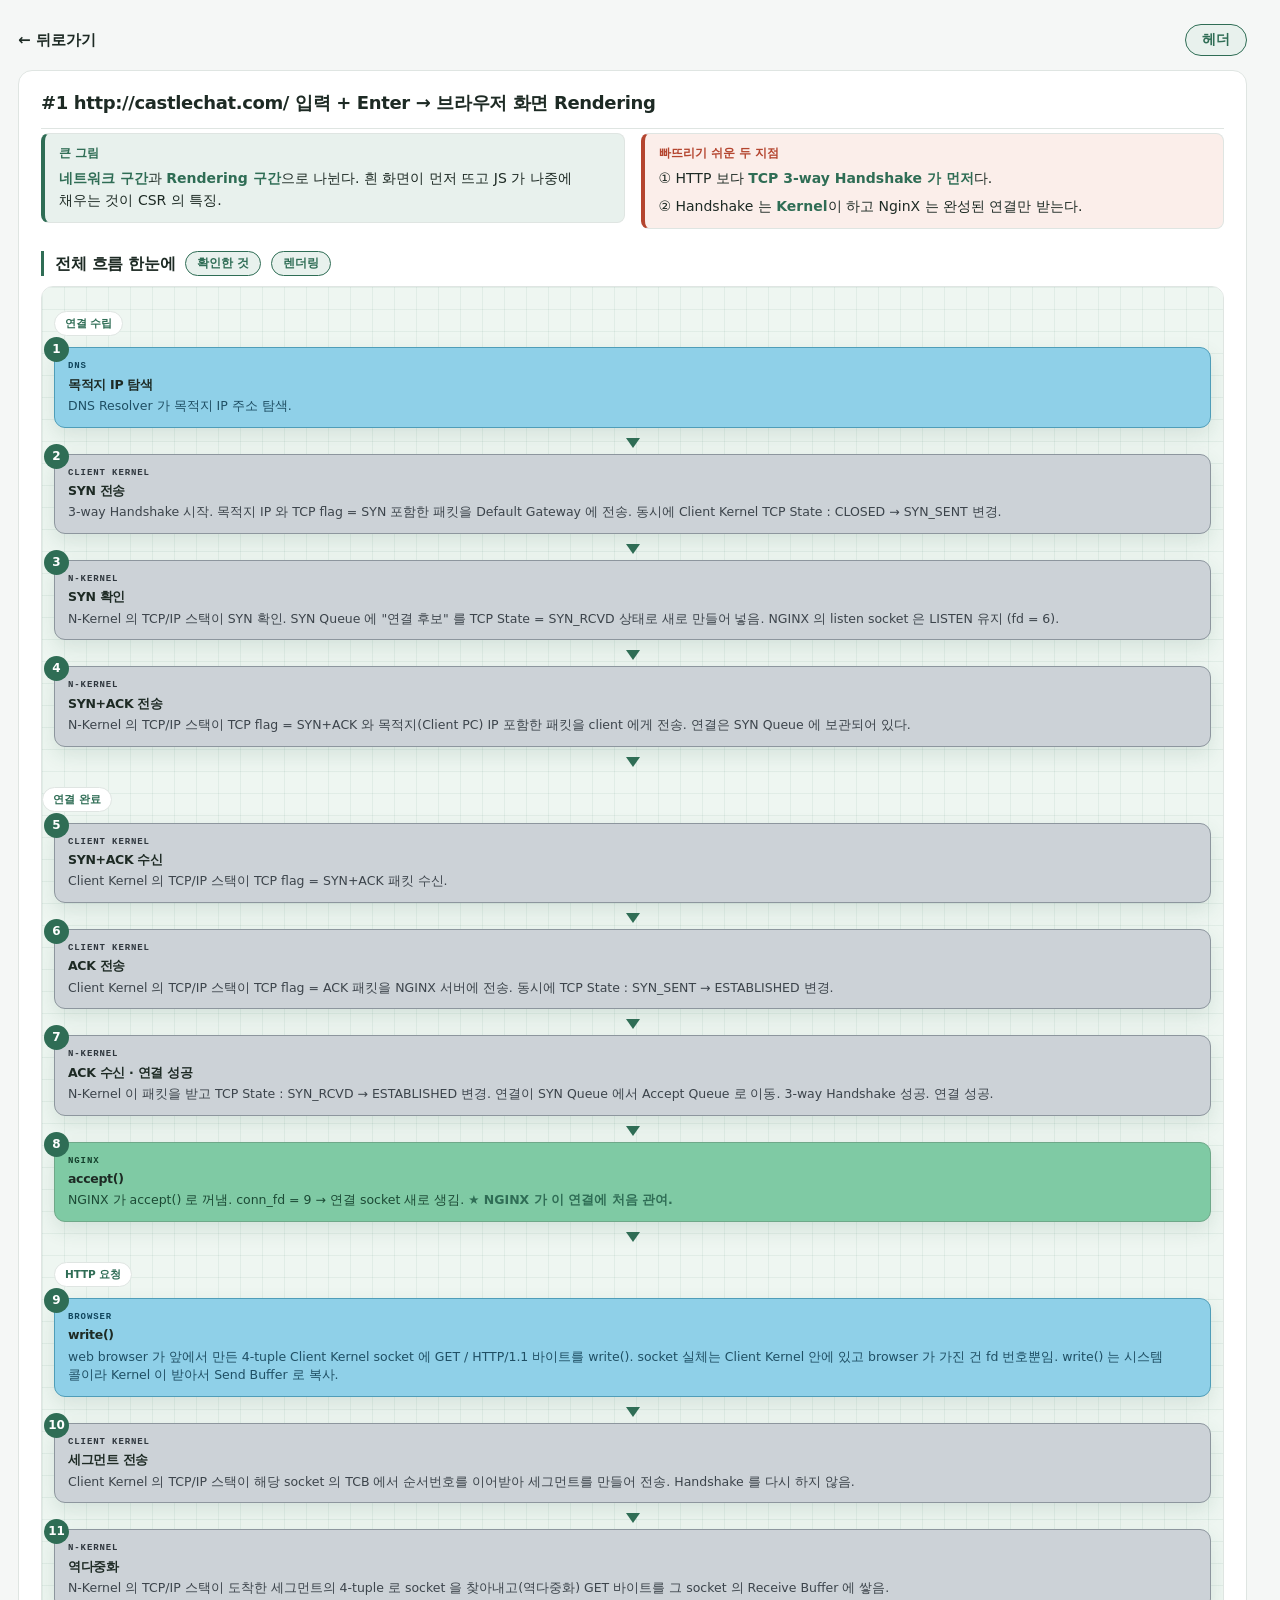
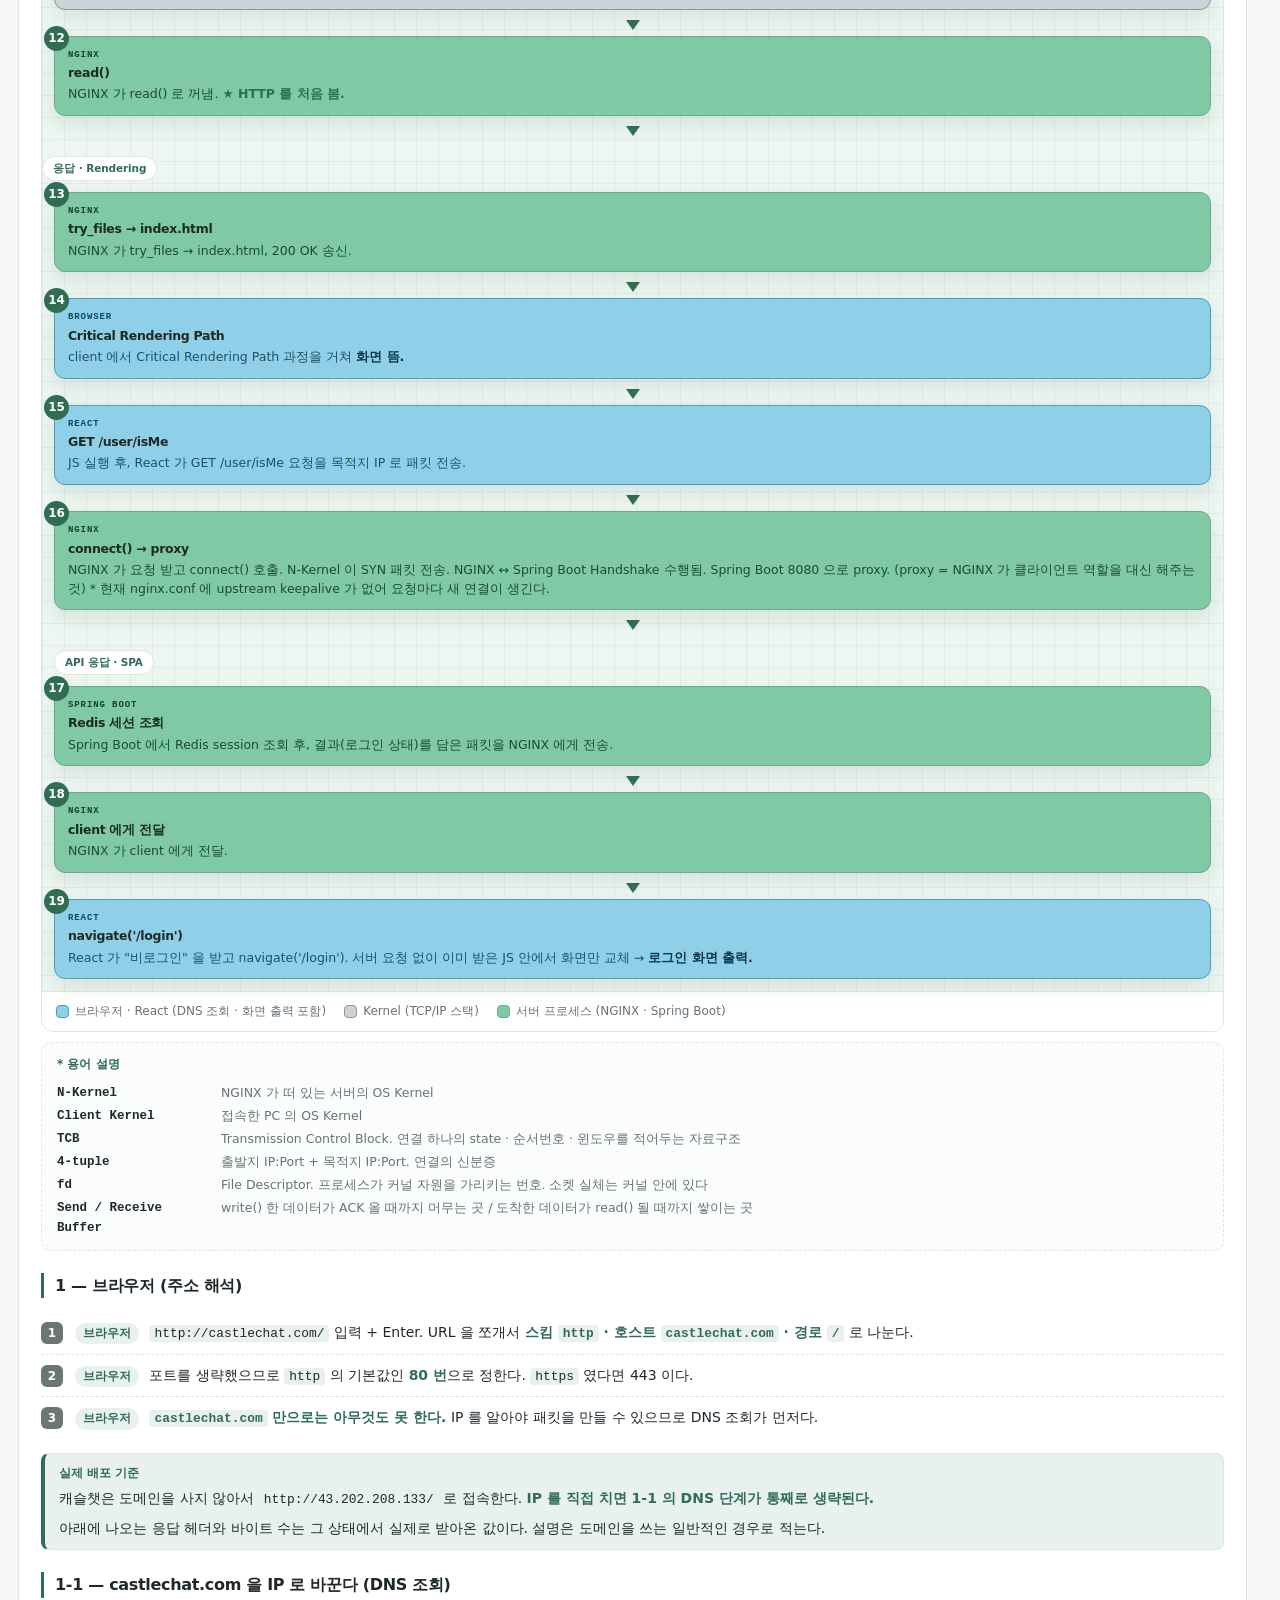
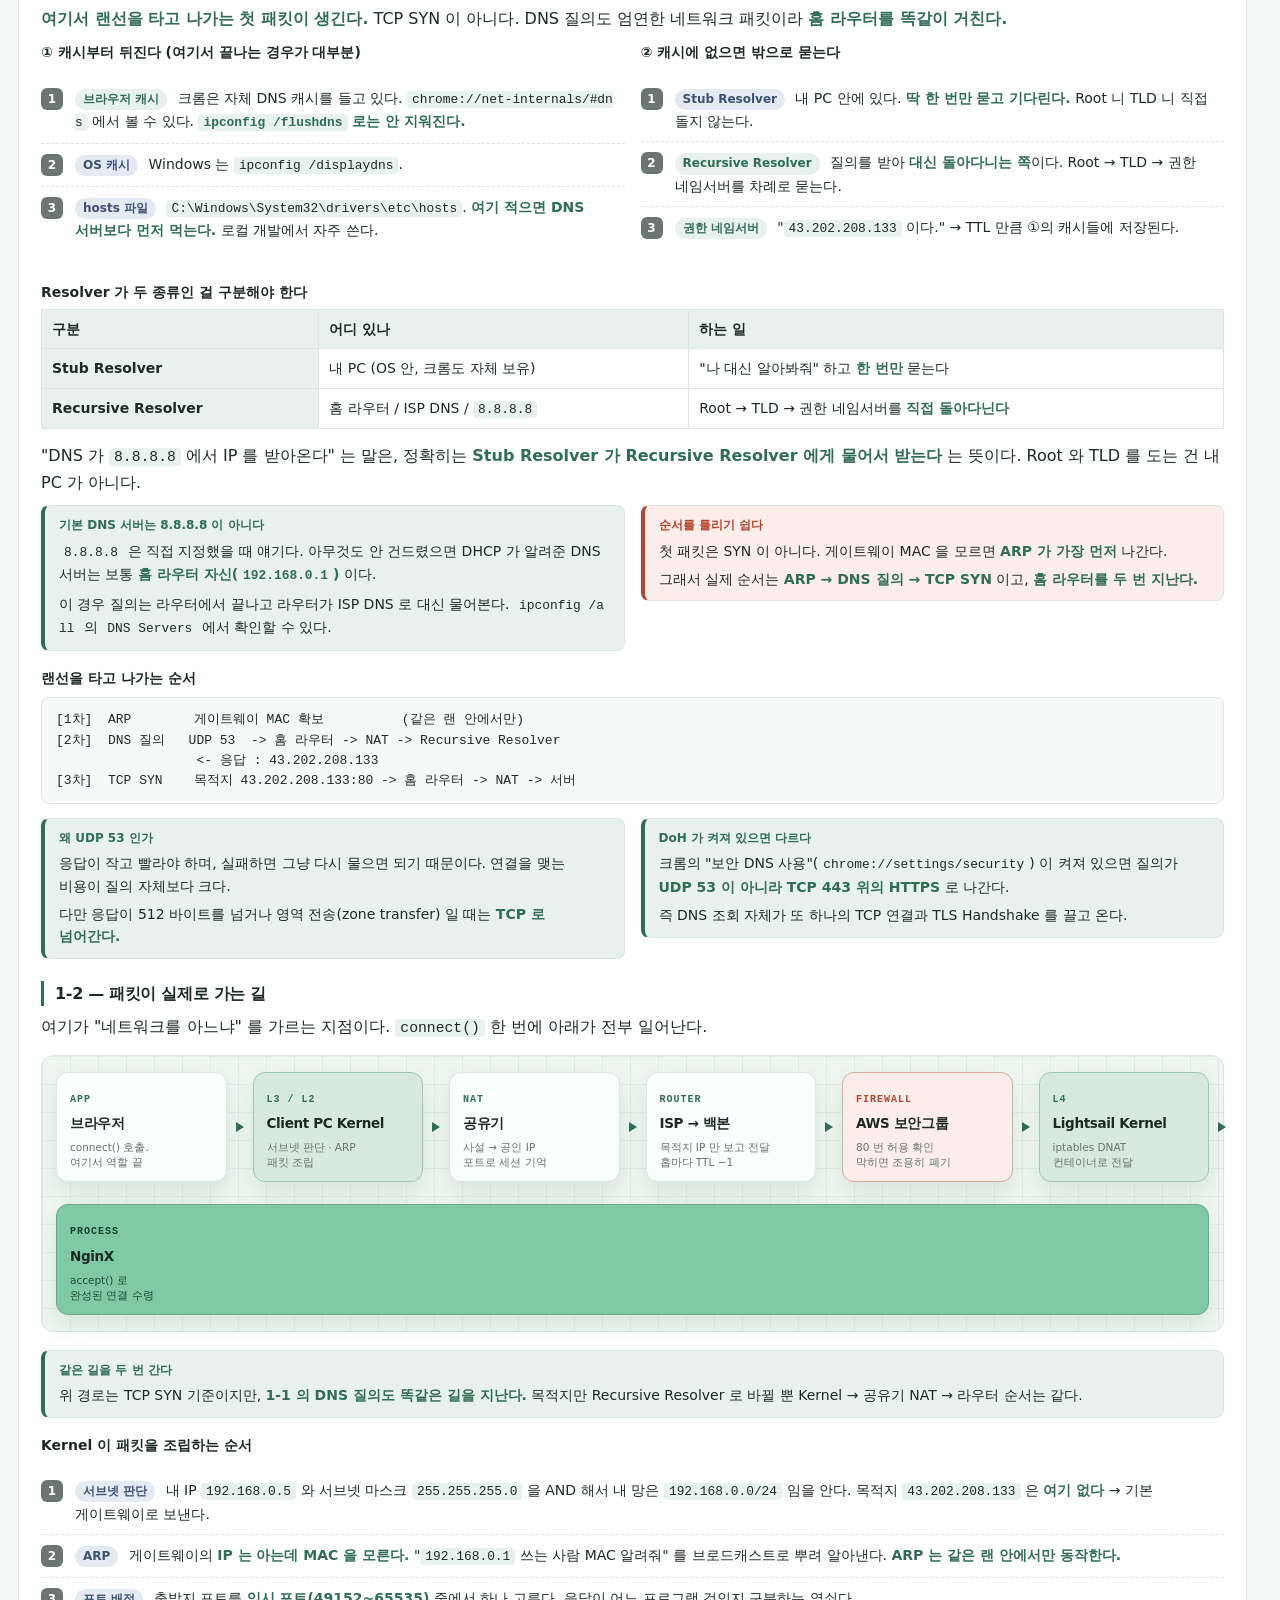
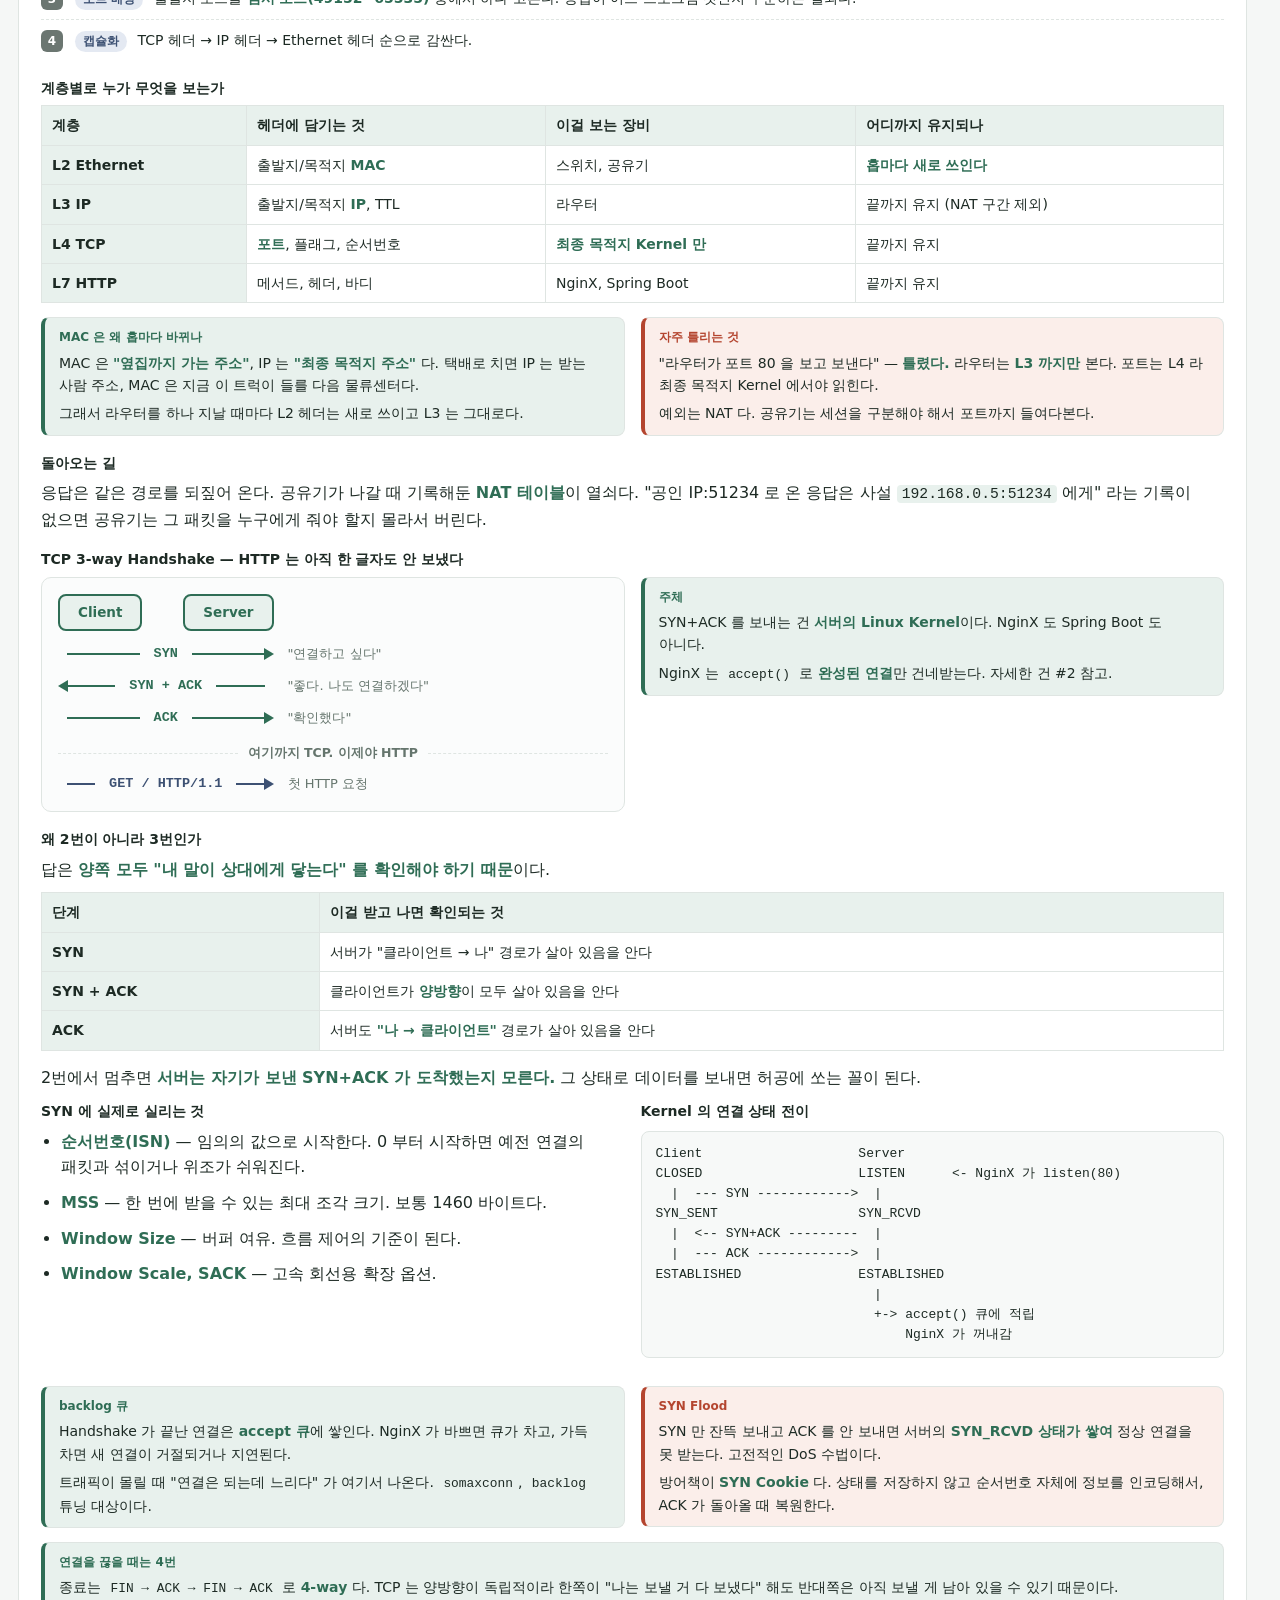
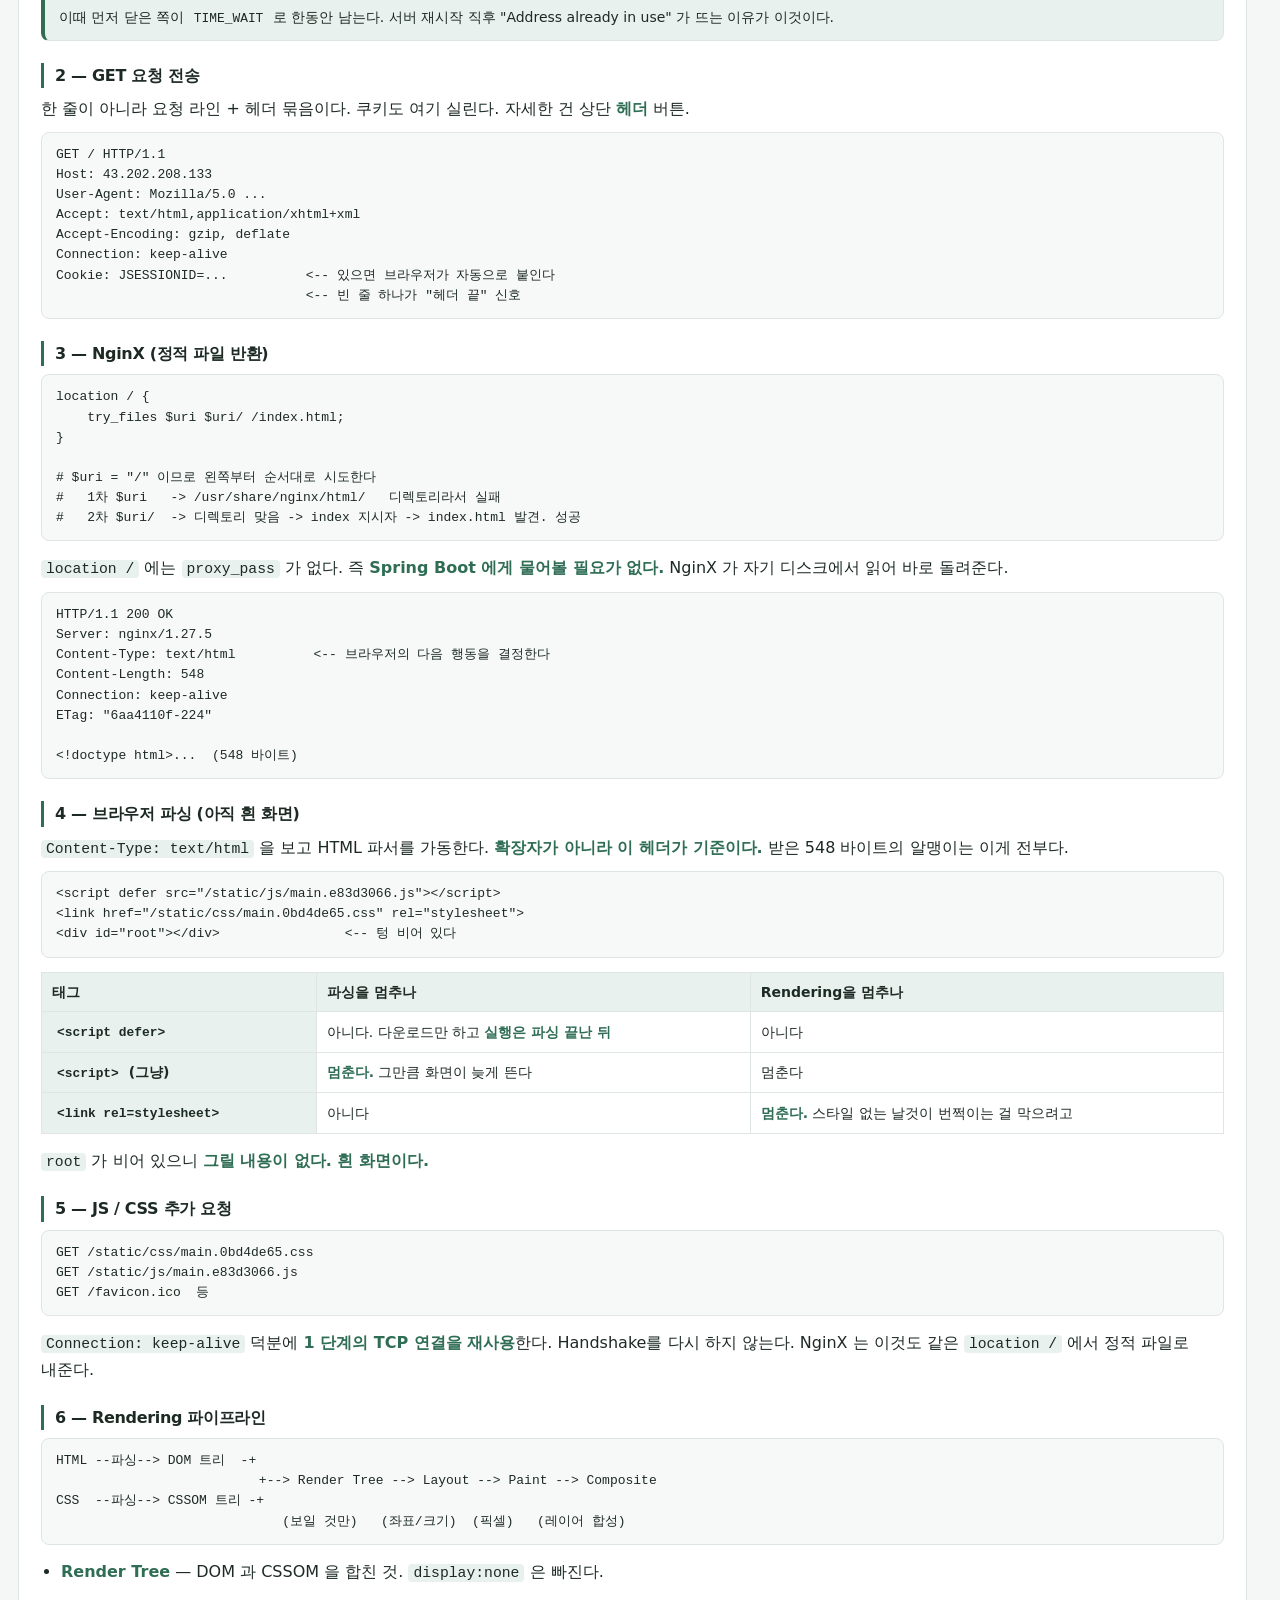
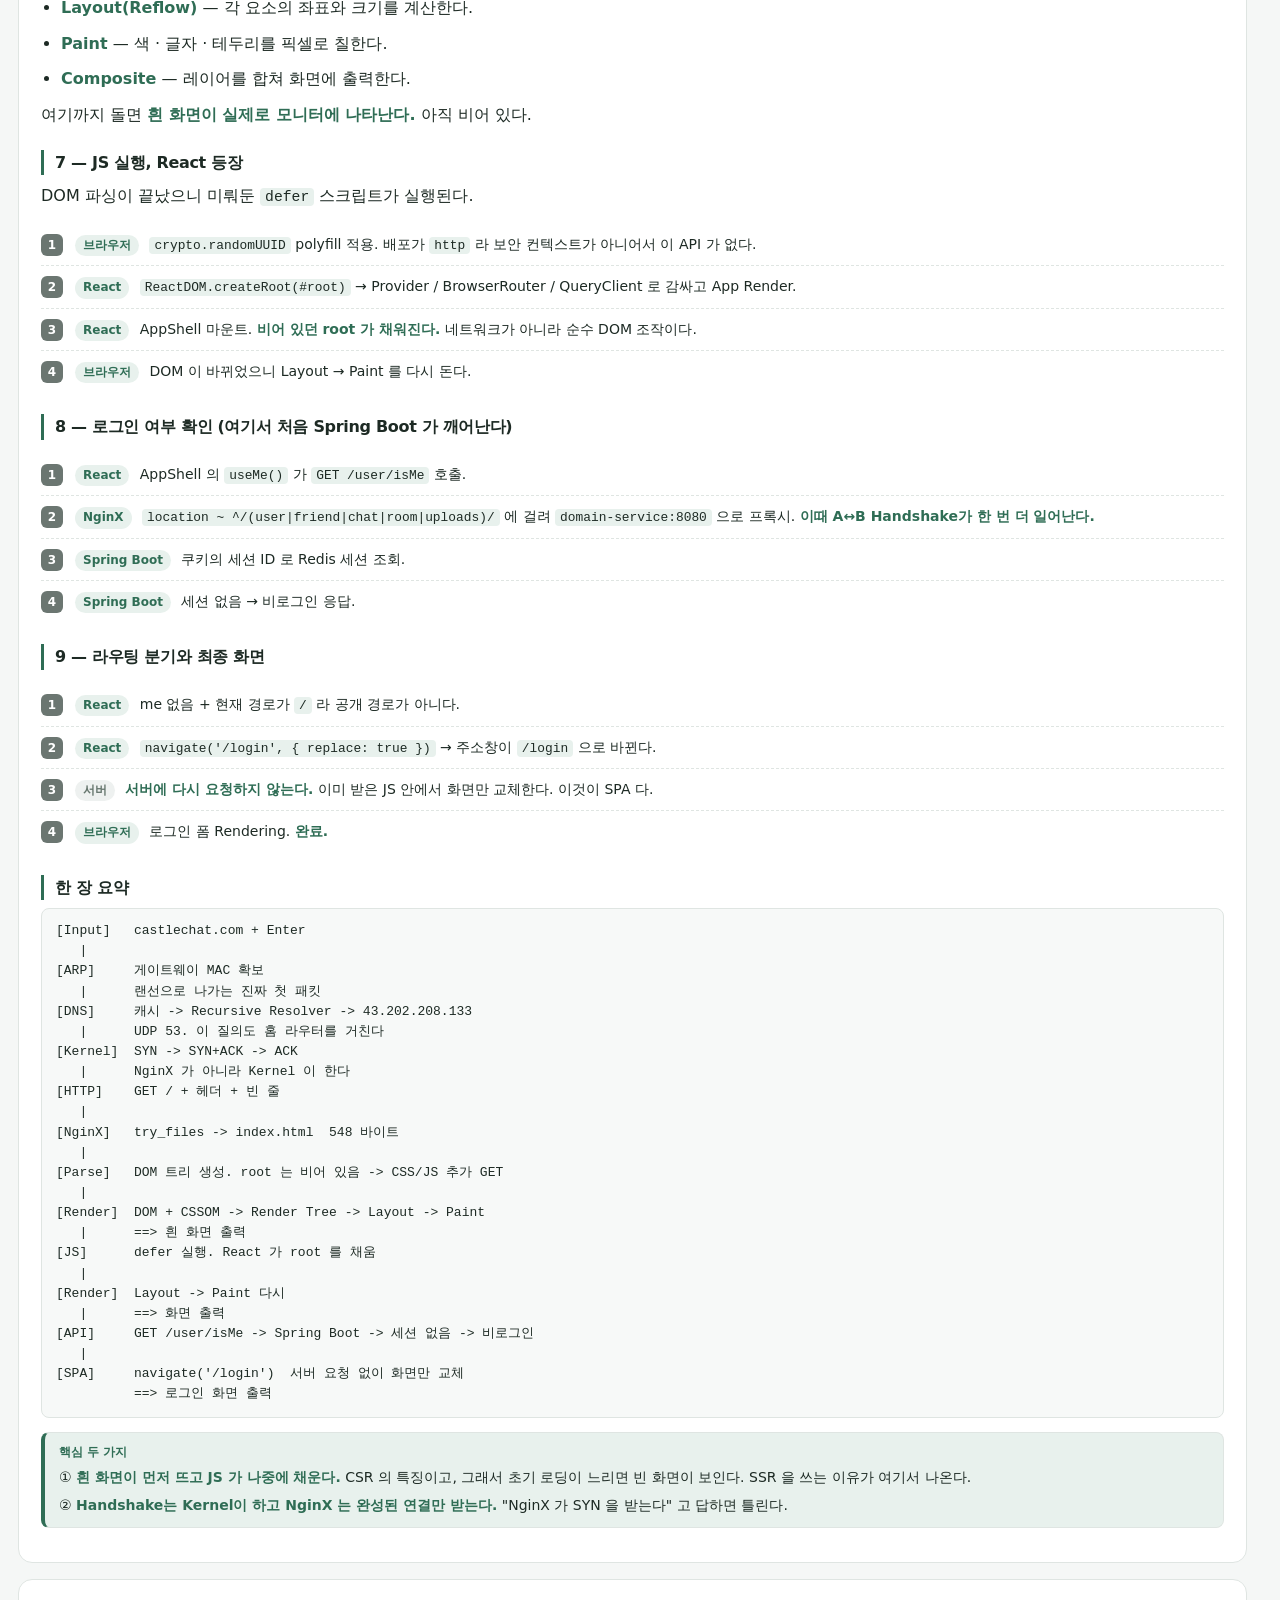
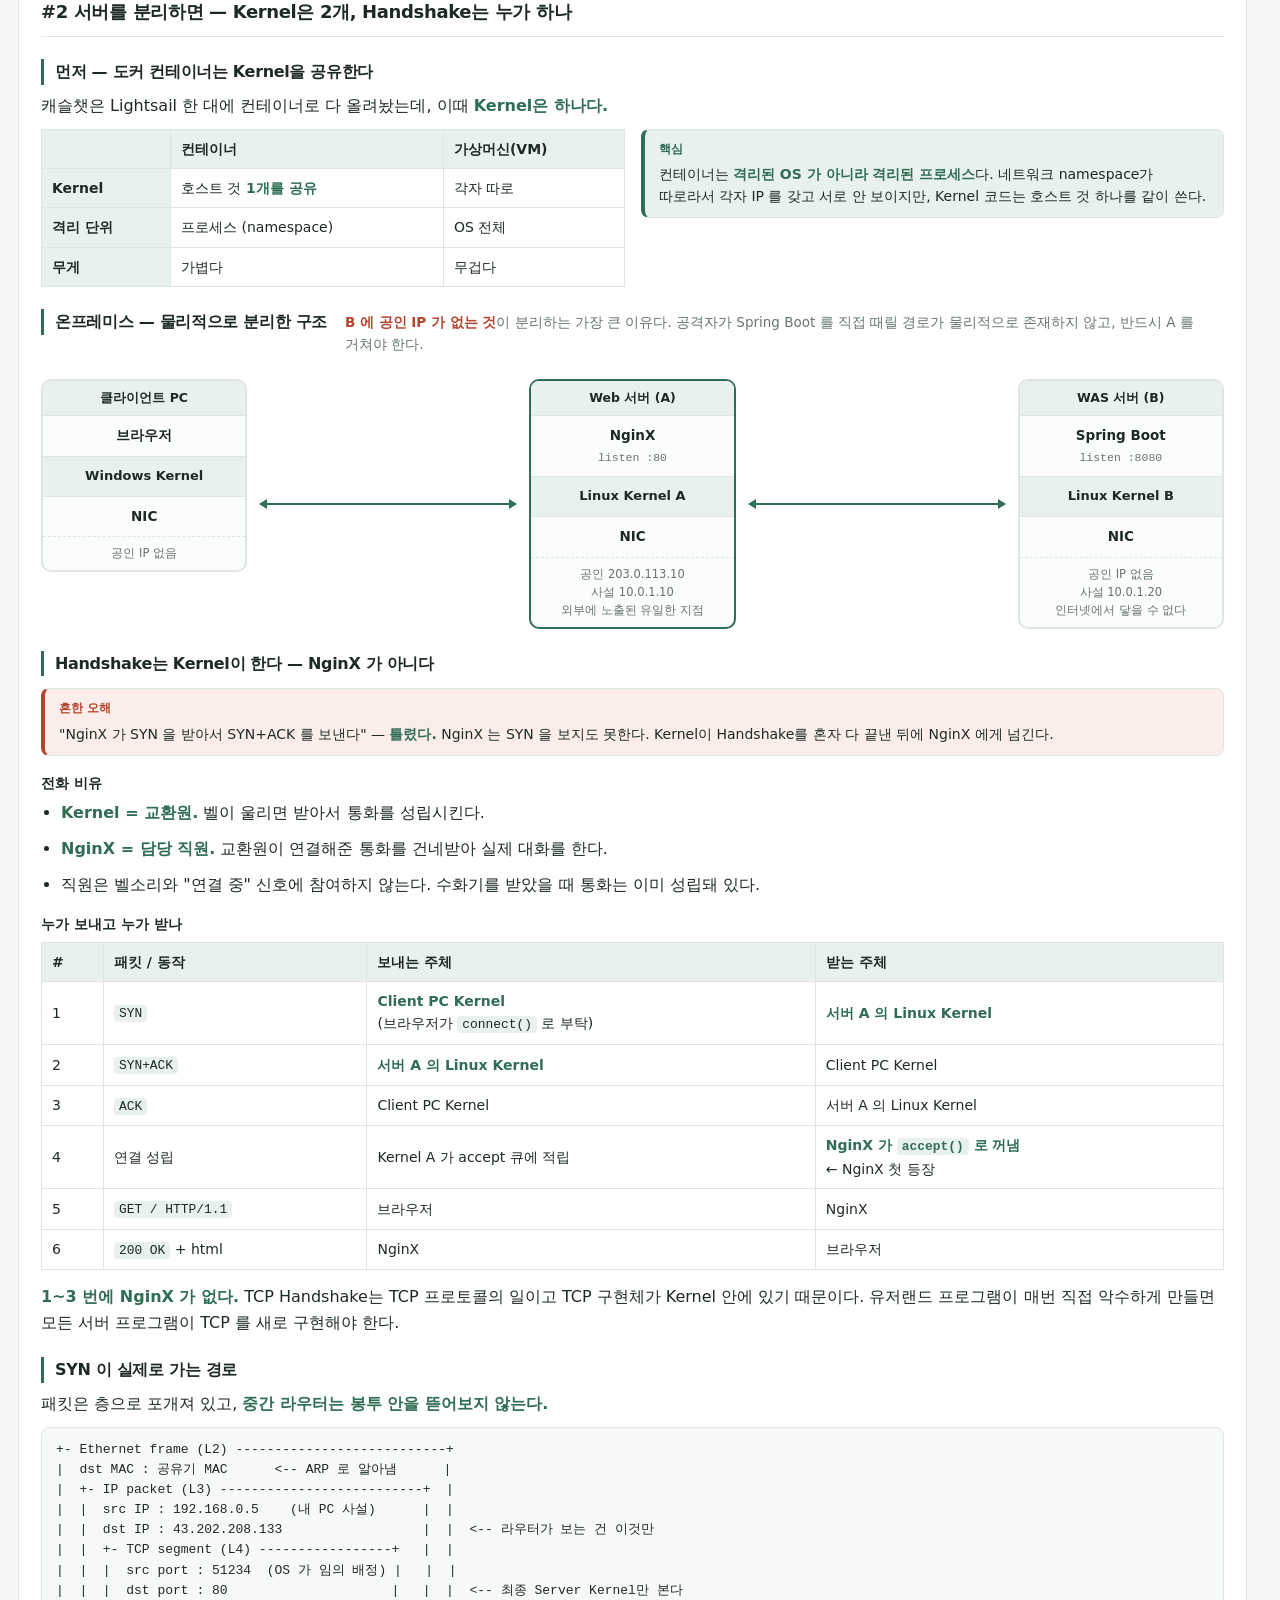
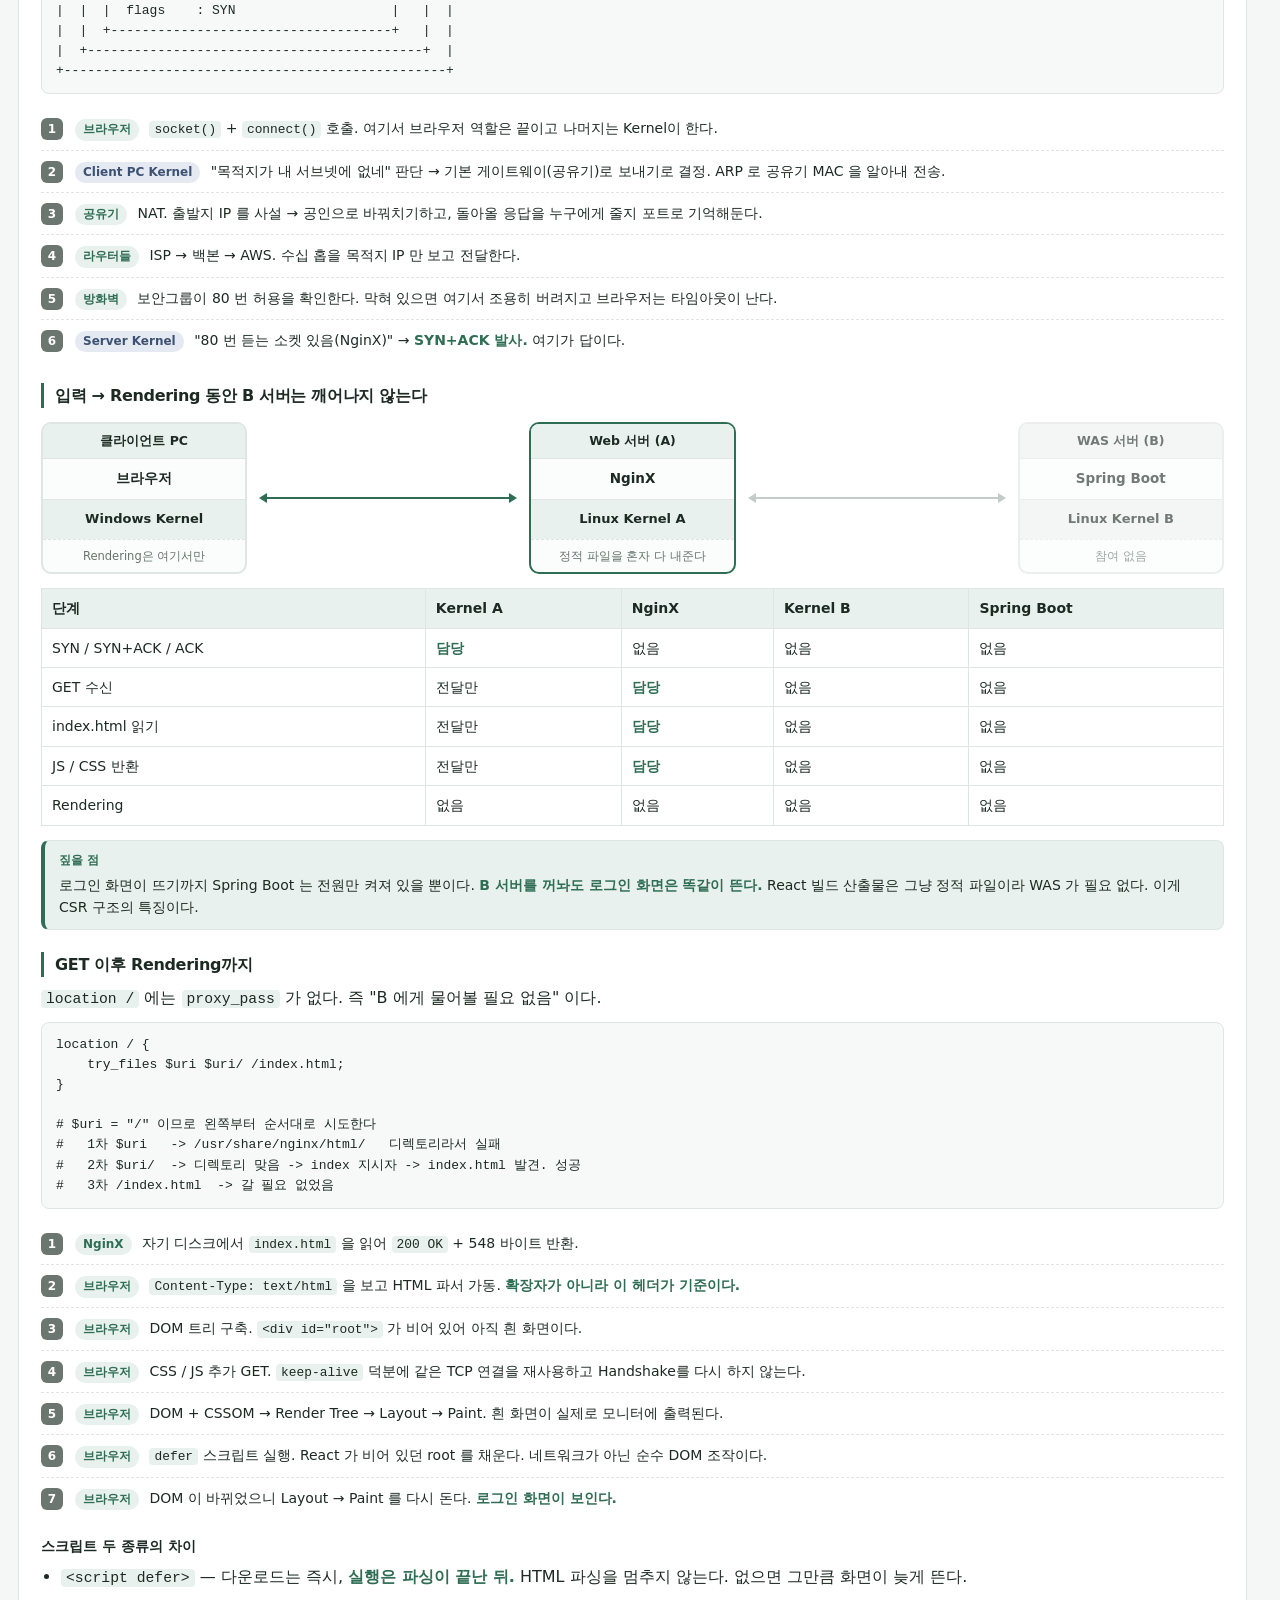
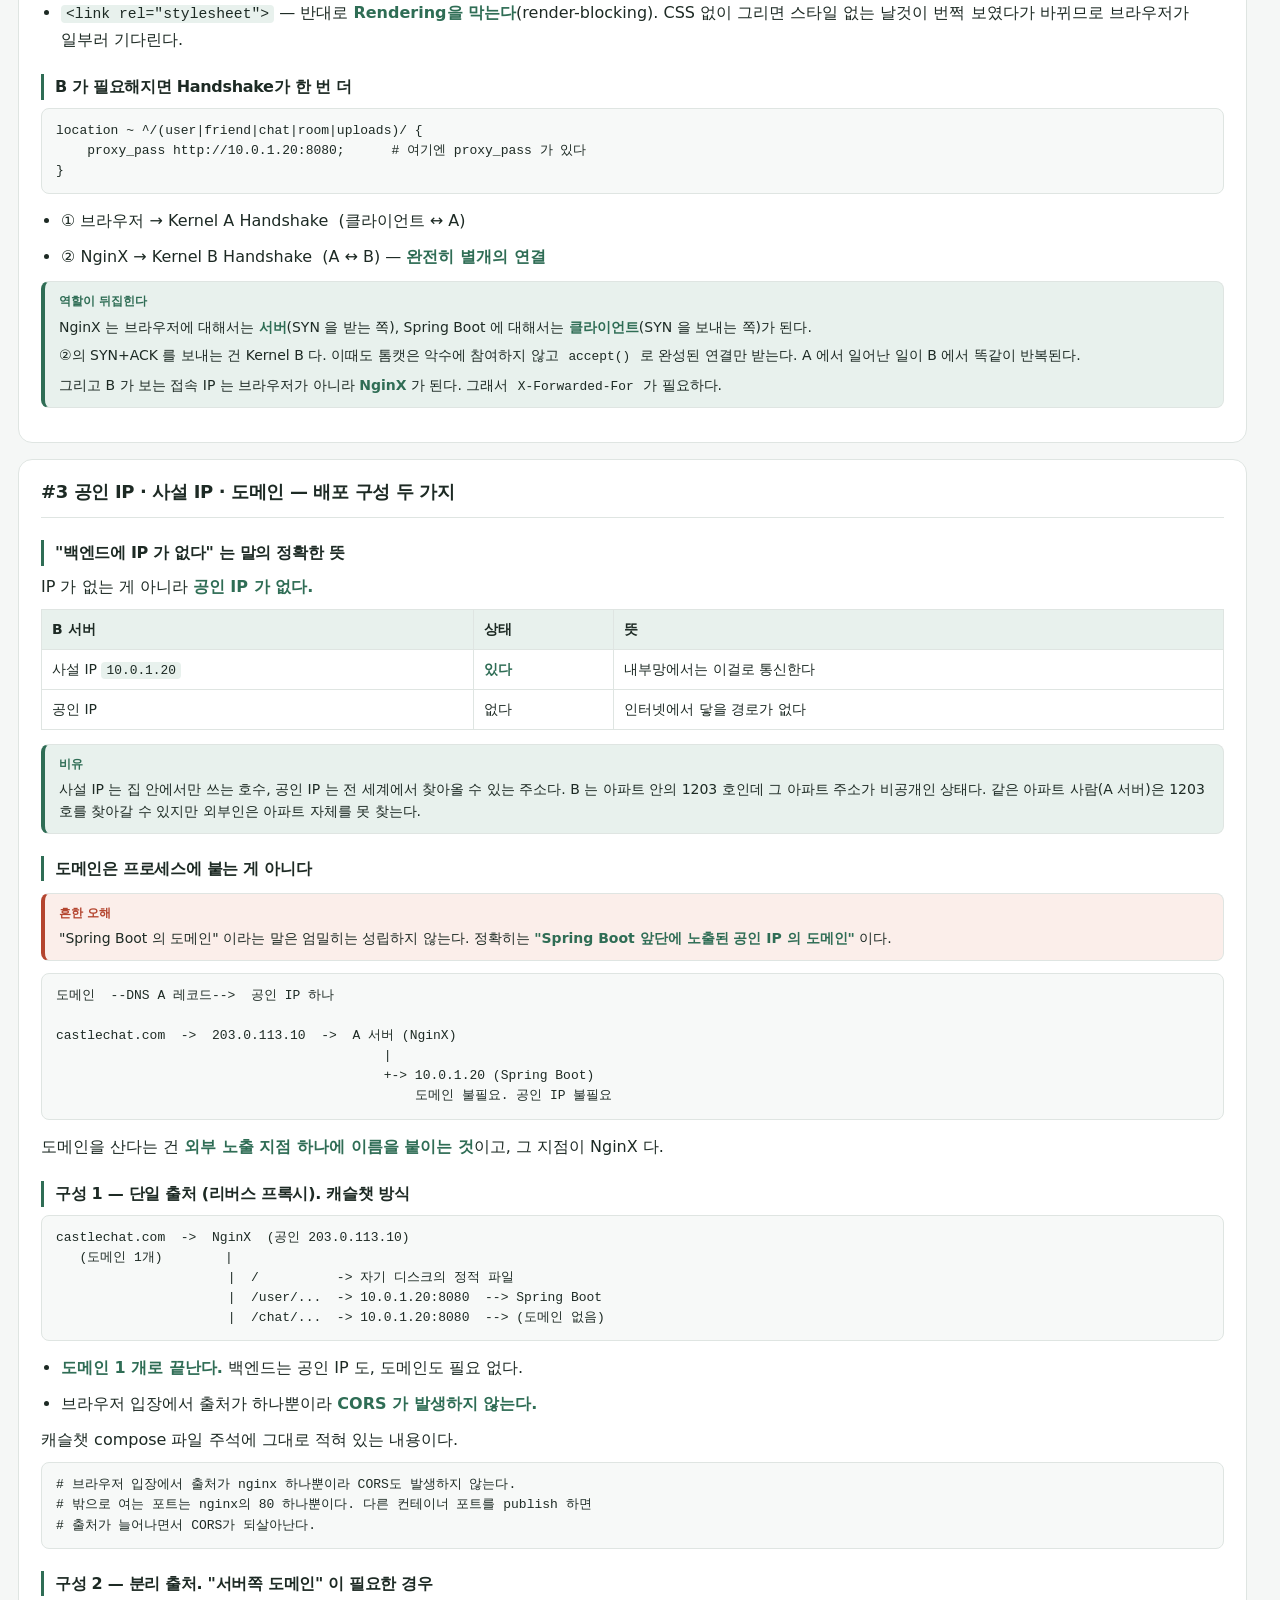
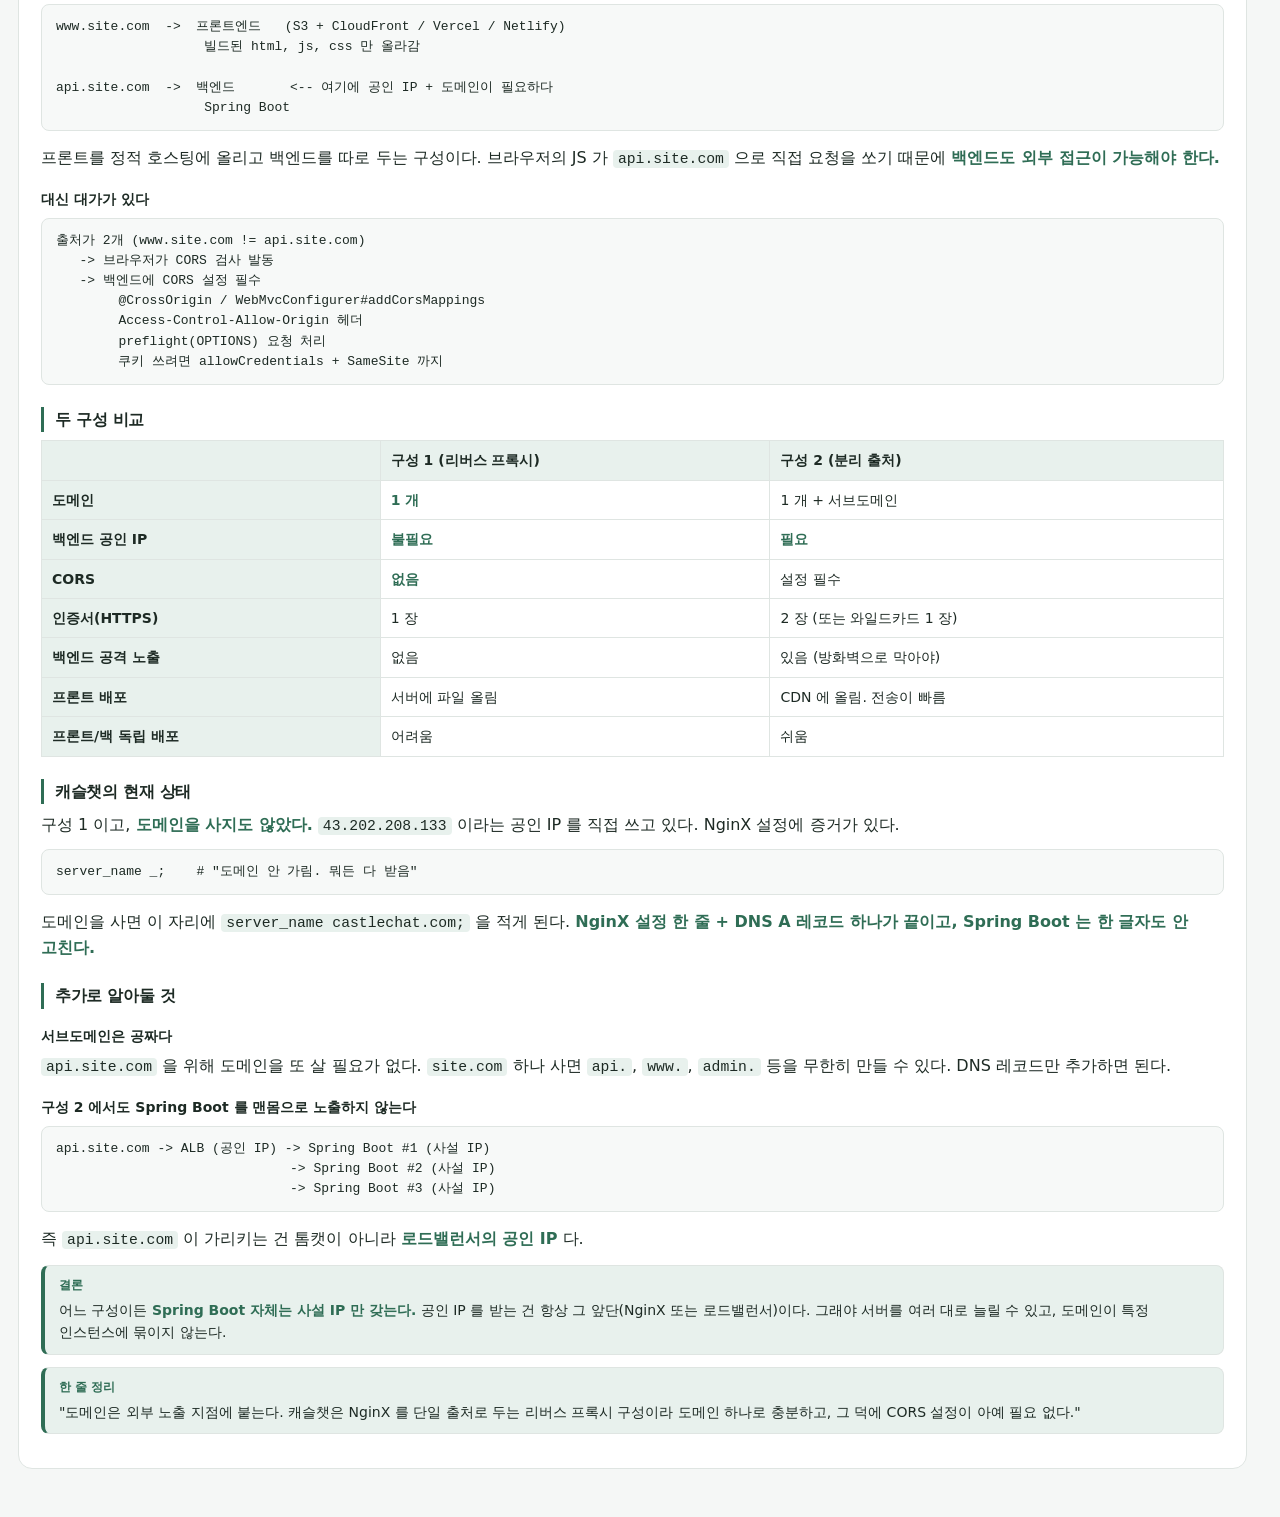
<file: network.html>
<!DOCTYPE html>
<html lang="ko">

<head>
    <meta charset="utf-8">
    <meta name="viewport" content="width=device-width, initial-scale=1">
    <title>Client · Server 흐름 파악 · 백엔드 공부</title>
    <link rel="icon" type="image/svg+xml" href="data:image/svg+xml,%3Csvg%20xmlns%3D%27http%3A%2F%2Fwww.w3.org%2F2000%2Fsvg%27%20viewBox%3D%270%200%2032%2032%27%3E%3Crect%20width%3D%2732%27%20height%3D%2732%27%20rx%3D%277%27%20fill%3D%27%232f6d55%27%2F%3E%3Cg%20fill%3D%27%23ffffff%27%3E%3Crect%20x%3D%277%27%20y%3D%276%27%20width%3D%2718%27%20height%3D%276%27%20rx%3D%272%27%2F%3E%3Crect%20x%3D%277%27%20y%3D%2713%27%20width%3D%2718%27%20height%3D%276%27%20rx%3D%272%27%2F%3E%3Crect%20x%3D%277%27%20y%3D%2720%27%20width%3D%2718%27%20height%3D%276%27%20rx%3D%272%27%2F%3E%3C%2Fg%3E%3Cg%20fill%3D%27%232f6d55%27%3E%3Ccircle%20cx%3D%2710.6%27%20cy%3D%279%27%20r%3D%271.3%27%2F%3E%3Ccircle%20cx%3D%2710.6%27%20cy%3D%2716%27%20r%3D%271.3%27%2F%3E%3Ccircle%20cx%3D%2710.6%27%20cy%3D%2723%27%20r%3D%271.3%27%2F%3E%3C%2Fg%3E%3C%2Fsvg%3E">
    <link rel="stylesheet" href="./style.css">
</head>

<body class="note-page">
    <div class="top-bar">
        <a class="back-link" href="./index.html">&larr; 뒤로가기</a>
        <button type="button" class="hdr-btn"
            onclick="document.getElementById('hdrModal').showModal()">헤더</button>
    </div>

    <main class="note-flow">

        <!-- ===================================================== -->
        <section class="note">
            <h2>#1 http://castlechat.com/ 입력 + Enter &rarr; 브라우저 화면 Rendering</h2>

            <div class="side-by-side">
                <div class="callout">
                    <span class="tag">큰 그림</span>
                    <p><em>네트워크 구간</em>과 <em>Rendering 구간</em>으로 나뉜다.
                        흰 화면이 먼저 뜨고 JS 가 나중에 채우는 것이 CSR 의 특징.</p>
                </div>
                <div class="callout bad">
                    <span class="tag">빠뜨리기 쉬운 두 지점</span>
                    <p>① HTTP 보다 <em>TCP 3-way Handshake 가 먼저</em>다.</p>
                    <p>② Handshake 는 <em>Kernel</em>이 하고 NginX 는 완성된 연결만 받는다.</p>
                </div>
            </div>
            <!-- 전체 구조를 먼저 한 번 훑고 아래에서 단계별로 파고든다.
                 포트폴리오 캐슬챗 아키텍처와 같은 구조 - 그리드 캔버스 + SVG 흐름선 + 노드.
                 흐름은 뱀 모양이다. 1,3,5행은 좌->우, 2,4행은 우->좌.
                 그래야 줄바꿈 화살표가 캔버스를 가로지르지 않고 짧게 내려가기만 한다.
                 DOM 순서는 흐름 순서 그대로 두고 left 값으로만 뒤집는다.
                 4열 x 5행 = 20칸 중 19칸 사용. 마지막 행 오른쪽 끝이 빈다.
                 정리한 원문을 그대로 담으려고 5열에서 4열로 줄여 칸을 넓혔다. -->
            <h3 class="h3-btn">전체 흐름 한눈에
                <button type="button" class="note-btn"
                    onclick="document.getElementById('checkModal').showModal()">확인한 것</button>
                <button type="button" class="note-btn"
                    onclick="document.getElementById('renderModal').showModal()">렌더링</button>
            </h3>
            <div class="farch">
                <div class="farch-canvas">
                    <svg class="farch-lines" viewBox="0 0 1400 1080" preserveAspectRatio="none"
                        aria-hidden="true">
                        <defs>
                            <marker id="fa" markerWidth="9" markerHeight="9" refX="7" refY="3"
                                orient="auto" markerUnits="strokeWidth">
                                <path d="M 0 0 L 7 3 L 0 6 z" class="farch-head" />
                            </marker>
                        </defs>

                        <!-- 1행 : 좌 -> 우 -->
                        <path class="farch-flow" marker-end="url(#fa)" d="M 320 125 L 380 125" />
                        <path class="farch-flow" marker-end="url(#fa)" d="M 670 125 L 730 125" />
                        <path class="farch-flow" marker-end="url(#fa)" d="M 1020 125 L 1080 125" />
                        <path class="farch-flow" marker-end="url(#fa)" d="M 1225 209 L 1225 245" />

                        <!-- 2행 : 우 -> 좌 -->
                        <path class="farch-flow" marker-end="url(#fa)" d="M 1080 333 L 1020 333" />
                        <path class="farch-flow" marker-end="url(#fa)" d="M 730 333 L 670 333" />
                        <path class="farch-flow" marker-end="url(#fa)" d="M 380 333 L 320 333" />
                        <path class="farch-flow" marker-end="url(#fa)" d="M 175 417 L 175 453" />

                        <!-- 3행 : 좌 -> 우 -->
                        <path class="farch-flow" marker-end="url(#fa)" d="M 320 541 L 380 541" />
                        <path class="farch-flow" marker-end="url(#fa)" d="M 670 541 L 730 541" />
                        <path class="farch-flow" marker-end="url(#fa)" d="M 1020 541 L 1080 541" />
                        <path class="farch-flow" marker-end="url(#fa)" d="M 1225 625 L 1225 661" />

                        <!-- 4행 : 우 -> 좌 -->
                        <path class="farch-flow" marker-end="url(#fa)" d="M 1080 749 L 1020 749" />
                        <path class="farch-flow" marker-end="url(#fa)" d="M 730 749 L 670 749" />
                        <path class="farch-flow" marker-end="url(#fa)" d="M 380 749 L 320 749" />
                        <path class="farch-flow" marker-end="url(#fa)" d="M 175 833 L 175 869" />

                        <!-- 5행 : 좌 -> 우 -->
                        <path class="farch-flow" marker-end="url(#fa)" d="M 320 957 L 380 957" />
                        <path class="farch-flow" marker-end="url(#fa)" d="M 670 957 L 730 957" />
                    </svg>

                    <!-- 1행 : 연결 수립. 좌 -> 우 -->
                    <div class="farch-band" style="top:1.7%">연결 수립</div>

                    <article class="fnode client" style="left:12.5%;top:11.6%">
                        <span class="fnode-no">1</span>
                        <span class="fnode-type">DNS</span>
                        <strong>목적지 IP 탐색</strong>
                        <small>DNS Resolver 가 목적지 IP 주소 탐색.</small>
                    </article>

                    <article class="fnode kernel" style="left:37.5%;top:11.6%">
                        <span class="fnode-no">2</span>
                        <span class="fnode-type">Client Kernel</span>
                        <strong>SYN 전송</strong>
                        <small>3-way Handshake 시작. 목적지 IP 와 TCP flag = SYN 포함한 패킷을
                            Default Gateway 에 전송. 동시에 Client Kernel TCP State :
                            CLOSED &rarr; SYN_SENT 변경.</small>
                    </article>

                    <article class="fnode kernel" style="left:62.5%;top:11.6%">
                        <span class="fnode-no">3</span>
                        <span class="fnode-type">N-Kernel</span>
                        <strong>SYN 확인</strong>
                        <small>N-Kernel 의 TCP/IP 스택이 SYN 확인. SYN Queue 에 "연결 후보" 를
                            TCP State = SYN_RCVD 상태로 새로 만들어 넣음.
                            NGINX 의 listen socket 은 LISTEN 유지 (fd = 6).</small>
                    </article>

                    <article class="fnode kernel" style="left:87.5%;top:11.6%">
                        <span class="fnode-no">4</span>
                        <span class="fnode-type">N-Kernel</span>
                        <strong>SYN+ACK 전송</strong>
                        <small>N-Kernel 의 TCP/IP 스택이 TCP flag = SYN+ACK 와 목적지(Client PC) IP
                            포함한 패킷을 client 에게 전송. 연결은 SYN Queue 에 보관되어 있다.</small>
                    </article>

                    <!-- 2행 : 연결 완료. 우 -> 좌 -->
                    <div class="farch-band right" style="top:19.9%">연결 완료</div>

                    <article class="fnode kernel" style="left:87.5%;top:30.8%">
                        <span class="fnode-no">5</span>
                        <span class="fnode-type">Client Kernel</span>
                        <strong>SYN+ACK 수신</strong>
                        <small>Client Kernel 의 TCP/IP 스택이 TCP flag = SYN+ACK 패킷 수신.</small>
                    </article>

                    <article class="fnode kernel" style="left:62.5%;top:30.8%">
                        <span class="fnode-no">6</span>
                        <span class="fnode-type">Client Kernel</span>
                        <strong>ACK 전송</strong>
                        <small>Client Kernel 의 TCP/IP 스택이 TCP flag = ACK 패킷을 NGINX 서버에 전송.
                            동시에 TCP State : SYN_SENT &rarr; ESTABLISHED 변경.</small>
                    </article>

                    <article class="fnode kernel" style="left:37.5%;top:30.8%">
                        <span class="fnode-no">7</span>
                        <span class="fnode-type">N-Kernel</span>
                        <strong>ACK 수신 &middot; 연결 성공</strong>
                        <small>N-Kernel 이 패킷을 받고 TCP State : SYN_RCVD &rarr; ESTABLISHED 변경.
                            연결이 SYN Queue 에서 Accept Queue 로 이동.
                            3-way Handshake 성공. 연결 성공.</small>
                    </article>

                    <article class="fnode server" style="left:12.5%;top:30.8%">
                        <span class="fnode-no">8</span>
                        <span class="fnode-type">NGINX</span>
                        <strong>accept()</strong>
                        <small>NGINX 가 accept() 로 꺼냄. conn_fd = 9 &rarr; 연결 socket 새로 생김.
                            <em>&#9733; NGINX 가 이 연결에 처음 관여.</em></small>
                    </article>

                    <!-- 3행 : HTTP 요청. 좌 -> 우 -->
                    <div class="farch-band" style="top:39.2%">HTTP 요청</div>

                    <article class="fnode client" style="left:12.5%;top:50.1%">
                        <span class="fnode-no">9</span>
                        <span class="fnode-type">Browser</span>
                        <strong>write()</strong>
                        <small>web browser 가 앞에서 만든 4-tuple Client Kernel socket 에
                            GET / HTTP/1.1 바이트를 write(). socket 실체는 Client Kernel 안에 있고
                            browser 가 가진 건 fd 번호뿐임. write() 는 시스템 콜이라
                            Kernel 이 받아서 Send Buffer 로 복사.</small>
                    </article>

                    <article class="fnode kernel" style="left:37.5%;top:50.1%">
                        <span class="fnode-no">10</span>
                        <span class="fnode-type">Client Kernel</span>
                        <strong>세그먼트 전송</strong>
                        <small>Client Kernel 의 TCP/IP 스택이 해당 socket 의 TCB 에서 순서번호를
                            이어받아 세그먼트를 만들어 전송. Handshake 를 다시 하지 않음.</small>
                    </article>

                    <article class="fnode kernel" style="left:62.5%;top:50.1%">
                        <span class="fnode-no">11</span>
                        <span class="fnode-type">N-Kernel</span>
                        <strong>역다중화</strong>
                        <small>N-Kernel 의 TCP/IP 스택이 도착한 세그먼트의 4-tuple 로 socket 을
                            찾아내고(역다중화) GET 바이트를 그 socket 의 Receive Buffer 에 쌓음.</small>
                    </article>

                    <article class="fnode server" style="left:87.5%;top:50.1%">
                        <span class="fnode-no">12</span>
                        <span class="fnode-type">NGINX</span>
                        <strong>read()</strong>
                        <small>NGINX 가 read() 로 꺼냄.
                            <em>&#9733; HTTP 를 처음 봄.</em></small>
                    </article>

                    <!-- 4행 : 응답과 Rendering. 우 -> 좌 -->
                    <div class="farch-band right" style="top:58.4%">응답 &middot; Rendering</div>

                    <article class="fnode server" style="left:87.5%;top:69.4%">
                        <span class="fnode-no">13</span>
                        <span class="fnode-type">NGINX</span>
                        <strong>try_files &rarr; index.html</strong>
                        <small>NGINX 가 try_files &rarr; index.html, 200 OK 송신.</small>
                    </article>

                    <article class="fnode client" style="left:62.5%;top:69.4%">
                        <span class="fnode-no">14</span>
                        <span class="fnode-type">Browser</span>
                        <strong>Critical Rendering Path</strong>
                        <small>client 에서 Critical Rendering Path 과정을 거쳐
                            <em>화면 뜸.</em></small>
                    </article>

                    <article class="fnode client" style="left:37.5%;top:69.4%">
                        <span class="fnode-no">15</span>
                        <span class="fnode-type">React</span>
                        <strong>GET /user/isMe</strong>
                        <small>JS 실행 후, React 가 GET /user/isMe 요청을 목적지 IP 로 패킷 전송.</small>
                    </article>

                    <article class="fnode server" style="left:12.5%;top:69.4%">
                        <span class="fnode-no">16</span>
                        <span class="fnode-type">NGINX</span>
                        <strong>connect() &rarr; proxy</strong>
                        <small>NGINX 가 요청 받고 connect() 호출. N-Kernel 이 SYN 패킷 전송.
                            NGINX &harr; Spring Boot Handshake 수행됨. Spring Boot 8080 으로 proxy.
                            (proxy = NGINX 가 클라이언트 역할을 대신 해주는 것)
                            &#42; 현재 nginx.conf 에 upstream keepalive 가 없어
                            요청마다 새 연결이 생긴다.</small>
                    </article>

                    <!-- 5행 : API 응답과 SPA. 좌 -> 우 -->
                    <div class="farch-band" style="top:77.7%">API 응답 &middot; SPA</div>

                    <article class="fnode server" style="left:12.5%;top:88.6%">
                        <span class="fnode-no">17</span>
                        <span class="fnode-type">Spring Boot</span>
                        <strong>Redis 세션 조회</strong>
                        <small>Spring Boot 에서 Redis session 조회 후, 결과(로그인 상태)를 담은
                            패킷을 NGINX 에게 전송.</small>
                    </article>

                    <article class="fnode server" style="left:37.5%;top:88.6%">
                        <span class="fnode-no">18</span>
                        <span class="fnode-type">NGINX</span>
                        <strong>client 에게 전달</strong>
                        <small>NGINX 가 client 에게 전달.</small>
                    </article>

                    <article class="fnode client" style="left:62.5%;top:88.6%">
                        <span class="fnode-no">19</span>
                        <span class="fnode-type">React</span>
                        <strong>navigate('/login')</strong>
                        <small>React 가 "비로그인" 을 받고 navigate('/login').
                            서버 요청 없이 이미 받은 JS 안에서 화면만 교체 &rarr;
                            <em>로그인 화면 출력.</em></small>
                    </article>
                </div>

                <div class="farch-legend">
                    <span><i class="sw client"></i>브라우저 &middot; React (DNS 조회 &middot; 화면 출력 포함)</span>
                    <span><i class="sw kernel"></i>Kernel (TCP/IP 스택)</span>
                    <span><i class="sw server"></i>서버 프로세스 (NGINX &middot; Spring Boot)</span>
                </div>
            </div>

            <div class="gloss">
                <b>&#42; 용어 설명</b>
                <dl>
                    <dt>N-Kernel</dt>
                    <dd>NGINX 가 떠 있는 서버의 OS Kernel</dd>
                    <dt>Client Kernel</dt>
                    <dd>접속한 PC 의 OS Kernel</dd>
                    <dt>TCB</dt>
                    <dd>Transmission Control Block. 연결 하나의 state &middot; 순서번호 &middot;
                        윈도우를 적어두는 자료구조</dd>
                    <dt>4-tuple</dt>
                    <dd>출발지 IP:Port + 목적지 IP:Port. 연결의 신분증</dd>
                    <dt>fd</dt>
                    <dd>File Descriptor. 프로세스가 커널 자원을 가리키는 번호.
                        소켓 실체는 커널 안에 있다</dd>
                    <dt>Send / Receive Buffer</dt>
                    <dd>write() 한 데이터가 ACK 올 때까지 머무는 곳 /
                        도착한 데이터가 read() 될 때까지 쌓이는 곳</dd>
                </dl>
            </div>


            <h3>1 &mdash; 브라우저 (주소 해석)</h3>
            <ol class="seq">
                <li><span class="who">브라우저</span> <code>http://castlechat.com/</code> 입력 + Enter.
                    URL 을 쪼개서 <em>스킴 <code>http</code> &middot; 호스트 <code>castlechat.com</code> &middot;
                    경로 <code>/</code></em> 로 나눈다.</li>
                <li><span class="who">브라우저</span> 포트를 생략했으므로 <code>http</code> 의 기본값인
                    <em>80 번</em>으로 정한다. <code>https</code> 였다면 443 이다.</li>
                <li><span class="who">브라우저</span> <em><code>castlechat.com</code> 만으로는 아무것도 못 한다.</em>
                    IP 를 알아야 패킷을 만들 수 있으므로 DNS 조회가 먼저다.</li>
            </ol>

            <div class="callout">
                <span class="tag">실제 배포 기준</span>
                <p>캐슬챗은 도메인을 사지 않아서 <code>http://43.202.208.133/</code> 로 접속한다.
                    <em>IP 를 직접 치면 1-1 의 DNS 단계가 통째로 생략된다.</em></p>
                <p>아래에 나오는 응답 헤더와 바이트 수는 그 상태에서 실제로 받아온 값이다.
                    설명은 도메인을 쓰는 일반적인 경우로 적는다.</p>
            </div>

            <h3>1-1 &mdash; castlechat.com 을 IP 로 바꾼다 (DNS 조회)</h3>
            <p><em>여기서 랜선을 타고 나가는 첫 패킷이 생긴다.</em> TCP SYN 이 아니다.
                DNS 질의도 엄연한 네트워크 패킷이라 <em>홈 라우터를 똑같이 거친다.</em></p>

            <div class="side-by-side">
                <div>
                    <h4>① 캐시부터 뒤진다 (여기서 끝나는 경우가 대부분)</h4>
                    <ol class="seq">
                        <li><span class="who">브라우저 캐시</span> 크롬은 자체 DNS 캐시를 들고 있다.
                            <code>chrome://net-internals/#dns</code> 에서 볼 수 있다.
                            <em><code>ipconfig /flushdns</code> 로는 안 지워진다.</em></li>
                        <li><span class="who k">OS 캐시</span> Windows 는 <code>ipconfig /displaydns</code>.</li>
                        <li><span class="who k">hosts 파일</span>
                            <code>C:\Windows\System32\drivers\etc\hosts</code>.
                            <em>여기 적으면 DNS 서버보다 먼저 먹는다.</em> 로컬 개발에서 자주 쓴다.</li>
                    </ol>
                </div>
                <div>
                    <h4>② 캐시에 없으면 밖으로 묻는다</h4>
                    <ol class="seq">
                        <li><span class="who k">Stub Resolver</span> 내 PC 안에 있다.
                            <em>딱 한 번만 묻고 기다린다.</em> Root 니 TLD 니 직접 돌지 않는다.</li>
                        <li><span class="who">Recursive Resolver</span> 질의를 받아 <em>대신 돌아다니는 쪽</em>이다.
                            Root &rarr; TLD &rarr; 권한 네임서버를 차례로 묻는다.</li>
                        <li><span class="who">권한 네임서버</span> "<code>43.202.208.133</code> 이다."
                            &rarr; TTL 만큼 ①의 캐시들에 저장된다.</li>
                    </ol>
                </div>
            </div>

            <h4>Resolver 가 두 종류인 걸 구분해야 한다</h4>
            <div class="scroll-x">
                <table>
                    <tr>
                        <th>구분</th>
                        <th>어디 있나</th>
                        <th>하는 일</th>
                    </tr>
                    <tr>
                        <th>Stub Resolver</th>
                        <td>내 PC (OS 안, 크롬도 자체 보유)</td>
                        <td>"나 대신 알아봐줘" 하고 <em>한 번만</em> 묻는다</td>
                    </tr>
                    <tr>
                        <th>Recursive Resolver</th>
                        <td>홈 라우터 / ISP DNS / <code>8.8.8.8</code></td>
                        <td>Root &rarr; TLD &rarr; 권한 네임서버를 <em>직접 돌아다닌다</em></td>
                    </tr>
                </table>
            </div>
            <p>"DNS 가 <code>8.8.8.8</code> 에서 IP 를 받아온다" 는 말은, 정확히는
                <em>Stub Resolver 가 Recursive Resolver 에게 물어서 받는다</em> 는 뜻이다.
                Root 와 TLD 를 도는 건 내 PC 가 아니다.</p>

            <div class="side-by-side">
                <div class="callout">
                    <span class="tag">기본 DNS 서버는 8.8.8.8 이 아니다</span>
                    <p><code>8.8.8.8</code> 은 직접 지정했을 때 얘기다. 아무것도 안 건드렸으면 DHCP 가 알려준
                        DNS 서버는 보통 <em>홈 라우터 자신(<code>192.168.0.1</code>)</em> 이다.</p>
                    <p>이 경우 질의는 라우터에서 끝나고 라우터가 ISP DNS 로 대신 물어본다.
                        <code>ipconfig /all</code> 의 <code>DNS Servers</code> 에서 확인할 수 있다.</p>
                </div>
                <div class="callout bad">
                    <span class="tag">순서를 틀리기 쉽다</span>
                    <p>첫 패킷은 SYN 이 아니다. 게이트웨이 MAC 을 모르면 <em>ARP 가 가장 먼저</em> 나간다.</p>
                    <p>그래서 실제 순서는
                        <em>ARP &rarr; DNS 질의 &rarr; TCP SYN</em> 이고,
                        <em>홈 라우터를 두 번 지난다.</em></p>
                </div>
            </div>

            <h4>랜선을 타고 나가는 순서</h4>
            <pre class="code"><code>[1차]  ARP        게이트웨이 MAC 확보          (같은 랜 안에서만)
[2차]  DNS 질의   UDP 53  -> 홈 라우터 -> NAT -> Recursive Resolver
                  &lt;- 응답 : 43.202.208.133
[3차]  TCP SYN    목적지 43.202.208.133:80 -> 홈 라우터 -> NAT -> 서버</code></pre>

            <div class="side-by-side">
                <div class="callout">
                    <span class="tag">왜 UDP 53 인가</span>
                    <p>응답이 작고 빨라야 하며, 실패하면 그냥 다시 물으면 되기 때문이다.
                        연결을 맺는 비용이 질의 자체보다 크다.</p>
                    <p>다만 응답이 512 바이트를 넘거나 영역 전송(zone transfer) 일 때는 <em>TCP 로 넘어간다.</em></p>
                </div>
                <div class="callout">
                    <span class="tag">DoH 가 켜져 있으면 다르다</span>
                    <p>크롬의 "보안 DNS 사용"(<code>chrome://settings/security</code>) 이 켜져 있으면
                        질의가 <em>UDP 53 이 아니라 TCP 443 위의 HTTPS</em> 로 나간다.</p>
                    <p>즉 DNS 조회 자체가 또 하나의 TCP 연결과 TLS Handshake 를 끌고 온다.</p>
                </div>
            </div>

            <h3>1-2 &mdash; 패킷이 실제로 가는 길</h3>
            <p>여기가 "네트워크를 아느냐" 를 가르는 지점이다. <code>connect()</code> 한 번에 아래가 전부 일어난다.</p>

            <div class="route">
                <div class="rnode">
                    <span class="rnode-type">App</span>
                    <strong>브라우저</strong>
                    <small>connect() 호출.<br>여기서 역할 끝</small>
                </div>
                <div class="rnode k">
                    <span class="rnode-type">L3 / L2</span>
                    <strong>Client PC Kernel</strong>
                    <small>서브넷 판단 &middot; ARP<br>패킷 조립</small>
                </div>
                <div class="rnode">
                    <span class="rnode-type">NAT</span>
                    <strong>공유기</strong>
                    <small>사설 &rarr; 공인 IP<br>포트로 세션 기억</small>
                </div>
                <div class="rnode">
                    <span class="rnode-type">Router</span>
                    <strong>ISP &rarr; 백본</strong>
                    <small>목적지 IP 만 보고 전달<br>홉마다 TTL &minus;1</small>
                </div>
                <div class="rnode fw">
                    <span class="rnode-type">Firewall</span>
                    <strong>AWS 보안그룹</strong>
                    <small>80 번 허용 확인<br>막히면 조용히 폐기</small>
                </div>
                <div class="rnode k">
                    <span class="rnode-type">L4</span>
                    <strong>Lightsail Kernel</strong>
                    <small>iptables DNAT<br>컨테이너로 전달</small>
                </div>
                <div class="rnode last">
                    <span class="rnode-type">Process</span>
                    <strong>NginX</strong>
                    <small>accept() 로<br>완성된 연결 수령</small>
                </div>
            </div>

            <div class="callout">
                <span class="tag">같은 길을 두 번 간다</span>
                <p>위 경로는 TCP SYN 기준이지만, <em>1-1 의 DNS 질의도 똑같은 길을 지난다.</em>
                    목적지만 Recursive Resolver 로 바뀔 뿐 Kernel &rarr; 공유기 NAT &rarr; 라우터 순서는 같다.</p>
            </div>

            <h4>Kernel 이 패킷을 조립하는 순서</h4>
            <ol class="seq">
                <li><span class="who k">서브넷 판단</span> 내 IP <code>192.168.0.5</code> 와 서브넷 마스크
                    <code>255.255.255.0</code> 을 AND 해서 내 망은 <code>192.168.0.0/24</code> 임을 안다.
                    목적지 <code>43.202.208.133</code> 은 <em>여기 없다</em> &rarr; 기본 게이트웨이로 보낸다.</li>
                <li><span class="who k">ARP</span> 게이트웨이의 <em>IP 는 아는데 MAC 을 모른다.</em>
                    "<code>192.168.0.1</code> 쓰는 사람 MAC 알려줘" 를 브로드캐스트로 뿌려 알아낸다.
                    <em>ARP 는 같은 랜 안에서만 동작한다.</em></li>
                <li><span class="who k">포트 배정</span> 출발지 포트를 <em>임시 포트(49152~65535)</em> 중에서 하나 고른다.
                    응답이 어느 프로그램 것인지 구분하는 열쇠다.</li>
                <li><span class="who k">캡슐화</span> TCP 헤더 &rarr; IP 헤더 &rarr; Ethernet 헤더 순으로 감싼다.</li>
            </ol>

            <h4>계층별로 누가 무엇을 보는가</h4>
            <div class="scroll-x">
                <table>
                    <tr>
                        <th>계층</th>
                        <th>헤더에 담기는 것</th>
                        <th>이걸 보는 장비</th>
                        <th>어디까지 유지되나</th>
                    </tr>
                    <tr>
                        <th>L2 Ethernet</th>
                        <td>출발지/목적지 <em>MAC</em></td>
                        <td>스위치, 공유기</td>
                        <td><em>홉마다 새로 쓰인다</em></td>
                    </tr>
                    <tr>
                        <th>L3 IP</th>
                        <td>출발지/목적지 <em>IP</em>, TTL</td>
                        <td>라우터</td>
                        <td>끝까지 유지 (NAT 구간 제외)</td>
                    </tr>
                    <tr>
                        <th>L4 TCP</th>
                        <td><em>포트</em>, 플래그, 순서번호</td>
                        <td><em>최종 목적지 Kernel 만</em></td>
                        <td>끝까지 유지</td>
                    </tr>
                    <tr>
                        <th>L7 HTTP</th>
                        <td>메서드, 헤더, 바디</td>
                        <td>NginX, Spring Boot</td>
                        <td>끝까지 유지</td>
                    </tr>
                </table>
            </div>

            <div class="side-by-side">
                <div class="callout">
                    <span class="tag">MAC 은 왜 홉마다 바뀌나</span>
                    <p>MAC 은 <em>"옆집까지 가는 주소"</em>, IP 는 <em>"최종 목적지 주소"</em> 다.
                        택배로 치면 IP 는 받는 사람 주소, MAC 은 지금 이 트럭이 들를 다음 물류센터다.</p>
                    <p>그래서 라우터를 하나 지날 때마다 L2 헤더는 새로 쓰이고 L3 는 그대로다.</p>
                </div>
                <div class="callout bad">
                    <span class="tag">자주 틀리는 것</span>
                    <p>"라우터가 포트 80 을 보고 보낸다" &mdash; <em>틀렸다.</em>
                        라우터는 <em>L3 까지만</em> 본다. 포트는 L4 라 최종 목적지 Kernel 에서야 읽힌다.</p>
                    <p>예외는 NAT 다. 공유기는 세션을 구분해야 해서 포트까지 들여다본다.</p>
                </div>
            </div>

            <h4>돌아오는 길</h4>
            <p>응답은 같은 경로를 되짚어 온다. 공유기가 나갈 때 기록해둔 <em>NAT 테이블</em>이 열쇠다.
                "공인 IP:51234 로 온 응답은 사설 <code>192.168.0.5:51234</code> 에게" 라는 기록이 없으면
                공유기는 그 패킷을 누구에게 줘야 할지 몰라서 버린다.</p>

            <h4>TCP 3-way Handshake &mdash; HTTP 는 아직 한 글자도 안 보냈다</h4>
            <div class="side-by-side">
                <div class="hsq">
                <div class="hsq-heads">
                    <div class="hsq-lane">
                        <span class="hsq-head">Client</span>
                        <span class="hsq-head">Server</span>
                    </div>
                </div>

                <div class="hsq-step">
                    <div class="hsq-arrow to-right"><span>SYN</span></div>
                    <div class="hsq-note">"연결하고 싶다"</div>
                </div>
                <div class="hsq-step">
                    <div class="hsq-arrow to-left"><span>SYN + ACK</span></div>
                    <div class="hsq-note">"좋다. 나도 연결하겠다"</div>
                </div>
                <div class="hsq-step">
                    <div class="hsq-arrow to-right"><span>ACK</span></div>
                    <div class="hsq-note">"확인했다"</div>
                </div>

                <div class="hsq-cut"><span>여기까지 TCP. 이제야 HTTP</span></div>

                    <div class="hsq-step">
                        <div class="hsq-arrow to-right http"><span>GET / HTTP/1.1</span></div>
                        <div class="hsq-note">첫 HTTP 요청</div>
                    </div>
                </div>

                <div class="callout">
                    <span class="tag">주체</span>
                    <p>SYN+ACK 를 보내는 건 <em>서버의 Linux Kernel</em>이다. NginX 도 Spring Boot 도 아니다.</p>
                    <p>NginX 는 <code>accept()</code> 로 <em>완성된 연결</em>만 건네받는다. 자세한 건 #2 참고.</p>
                </div>
            </div>

            <h4>왜 2번이 아니라 3번인가</h4>
            <p>답은 <em>양쪽 모두 "내 말이 상대에게 닿는다" 를 확인해야 하기 때문</em>이다.</p>
            <div class="scroll-x">
                <table>
                    <tr>
                        <th>단계</th>
                        <th>이걸 받고 나면 확인되는 것</th>
                    </tr>
                    <tr>
                        <th>SYN</th>
                        <td>서버가 "클라이언트 &rarr; 나" 경로가 살아 있음을 안다</td>
                    </tr>
                    <tr>
                        <th>SYN + ACK</th>
                        <td>클라이언트가 <em>양방향</em>이 모두 살아 있음을 안다</td>
                    </tr>
                    <tr>
                        <th>ACK</th>
                        <td>서버도 <em>"나 &rarr; 클라이언트"</em> 경로가 살아 있음을 안다</td>
                    </tr>
                </table>
            </div>
            <p>2번에서 멈추면 <em>서버는 자기가 보낸 SYN+ACK 가 도착했는지 모른다.</em>
                그 상태로 데이터를 보내면 허공에 쏘는 꼴이 된다.</p>

            <div class="side-by-side">
                <div>
                    <h4>SYN 에 실제로 실리는 것</h4>
                    <ul>
                        <li><em>순서번호(ISN)</em> &mdash; 임의의 값으로 시작한다. 0 부터 시작하면 예전 연결의
                            패킷과 섞이거나 위조가 쉬워진다.</li>
                        <li><em>MSS</em> &mdash; 한 번에 받을 수 있는 최대 조각 크기. 보통 1460 바이트다.</li>
                        <li><em>Window Size</em> &mdash; 버퍼 여유. 흐름 제어의 기준이 된다.</li>
                        <li><em>Window Scale, SACK</em> &mdash; 고속 회선용 확장 옵션.</li>
                    </ul>
                </div>
                <div>
                    <h4>Kernel 의 연결 상태 전이</h4>
                    <pre class="code"><code>Client                    Server
CLOSED                    LISTEN      &lt;- NginX 가 listen(80)
  |  --- SYN ------------>  |
SYN_SENT                  SYN_RCVD
  |  &lt;-- SYN+ACK ---------  |
  |  --- ACK ------------>  |
ESTABLISHED               ESTABLISHED
                            |
                            +-> accept() 큐에 적립
                                NginX 가 꺼내감</code></pre>
                </div>
            </div>

            <div class="side-by-side">
                <div class="callout">
                    <span class="tag">backlog 큐</span>
                    <p>Handshake 가 끝난 연결은 <em>accept 큐</em>에 쌓인다. NginX 가 바쁘면 큐가 차고,
                        가득 차면 새 연결이 거절되거나 지연된다.</p>
                    <p>트래픽이 몰릴 때 "연결은 되는데 느리다" 가 여기서 나온다.
                        <code>somaxconn</code>, <code>backlog</code> 튜닝 대상이다.</p>
                </div>
                <div class="callout bad">
                    <span class="tag">SYN Flood</span>
                    <p>SYN 만 잔뜩 보내고 ACK 를 안 보내면 서버의 <em>SYN_RCVD 상태가 쌓여</em>
                        정상 연결을 못 받는다. 고전적인 DoS 수법이다.</p>
                    <p>방어책이 <em>SYN Cookie</em> 다. 상태를 저장하지 않고 순서번호 자체에 정보를 인코딩해서,
                        ACK 가 돌아올 때 복원한다.</p>
                </div>
            </div>

            <div class="callout">
                <span class="tag">연결을 끊을 때는 4번</span>
                <p>종료는 <code>FIN &rarr; ACK &rarr; FIN &rarr; ACK</code> 로 <em>4-way</em> 다.
                    TCP 는 양방향이 독립적이라 한쪽이 "나는 보낼 거 다 보냈다" 해도
                    반대쪽은 아직 보낼 게 남아 있을 수 있기 때문이다.</p>
                <p>이때 먼저 닫은 쪽이 <code>TIME_WAIT</code> 로 한동안 남는다. 서버 재시작 직후
                    "Address already in use" 가 뜨는 이유가 이것이다.</p>
            </div>

            <h3>2 &mdash; GET 요청 전송</h3>
            <p>한 줄이 아니라 요청 라인 + 헤더 묶음이다. 쿠키도 여기 실린다. 자세한 건 상단 <em>헤더</em> 버튼.</p>
            <pre class="code"><code>GET / HTTP/1.1
Host: 43.202.208.133
User-Agent: Mozilla/5.0 ...
Accept: text/html,application/xhtml+xml
Accept-Encoding: gzip, deflate
Connection: keep-alive
Cookie: JSESSIONID=...          &lt;-- 있으면 브라우저가 자동으로 붙인다
                                &lt;-- 빈 줄 하나가 "헤더 끝" 신호</code></pre>

            <h3>3 &mdash; NginX (정적 파일 반환)</h3>
            <pre class="code"><code>location / {
    try_files $uri $uri/ /index.html;
}

# $uri = "/" 이므로 왼쪽부터 순서대로 시도한다
#   1차 $uri   -> /usr/share/nginx/html/   디렉토리라서 실패
#   2차 $uri/  -> 디렉토리 맞음 -> index 지시자 -> index.html 발견. 성공</code></pre>
            <p><code>location /</code> 에는 <code>proxy_pass</code> 가 없다. 즉 <em>Spring Boot 에게 물어볼
                필요가 없다.</em> NginX 가 자기 디스크에서 읽어 바로 돌려준다.</p>
            <pre class="code"><code>HTTP/1.1 200 OK
Server: nginx/1.27.5
Content-Type: text/html          &lt;-- 브라우저의 다음 행동을 결정한다
Content-Length: 548
Connection: keep-alive
ETag: "6aa4110f-224"

&lt;!doctype html&gt;...  (548 바이트)</code></pre>

            <h3>4 &mdash; 브라우저 파싱 (아직 흰 화면)</h3>
            <p><code>Content-Type: text/html</code> 을 보고 HTML 파서를 가동한다.
                <em>확장자가 아니라 이 헤더가 기준이다.</em> 받은 548 바이트의 알맹이는 이게 전부다.</p>
            <pre class="code"><code>&lt;script defer src="/static/js/main.e83d3066.js"&gt;&lt;/script&gt;
&lt;link href="/static/css/main.0bd4de65.css" rel="stylesheet"&gt;
&lt;div id="root"&gt;&lt;/div&gt;                &lt;-- 텅 비어 있다</code></pre>
            <div class="scroll-x">
                <table>
                    <tr>
                        <th>태그</th>
                        <th>파싱을 멈추나</th>
                        <th>Rendering을 멈추나</th>
                    </tr>
                    <tr>
                        <th><code>&lt;script defer&gt;</code></th>
                        <td>아니다. 다운로드만 하고 <em>실행은 파싱 끝난 뒤</em></td>
                        <td>아니다</td>
                    </tr>
                    <tr>
                        <th><code>&lt;script&gt;</code> (그냥)</th>
                        <td><em>멈춘다.</em> 그만큼 화면이 늦게 뜬다</td>
                        <td>멈춘다</td>
                    </tr>
                    <tr>
                        <th><code>&lt;link rel=stylesheet&gt;</code></th>
                        <td>아니다</td>
                        <td><em>멈춘다.</em> 스타일 없는 날것이 번쩍이는 걸 막으려고</td>
                    </tr>
                </table>
            </div>
            <p><code>root</code> 가 비어 있으니 <em>그릴 내용이 없다. 흰 화면이다.</em></p>

            <h3>5 &mdash; JS / CSS 추가 요청</h3>
            <pre class="code"><code>GET /static/css/main.0bd4de65.css
GET /static/js/main.e83d3066.js
GET /favicon.ico  등</code></pre>
            <p><code>Connection: keep-alive</code> 덕분에 <em>1 단계의 TCP 연결을 재사용</em>한다.
                Handshake를 다시 하지 않는다. NginX 는 이것도 같은 <code>location /</code> 에서 정적 파일로 내준다.</p>

            <h3>6 &mdash; Rendering 파이프라인</h3>
            <pre class="code"><code>HTML --파싱--> DOM 트리  -+
                          +--> Render Tree --> Layout --> Paint --> Composite
CSS  --파싱--> CSSOM 트리 -+
                             (보일 것만)   (좌표/크기)  (픽셀)   (레이어 합성)</code></pre>
            <ul>
                <li><em>Render Tree</em> &mdash; DOM 과 CSSOM 을 합친 것. <code>display:none</code> 은 빠진다.</li>
                <li><em>Layout(Reflow)</em> &mdash; 각 요소의 좌표와 크기를 계산한다.</li>
                <li><em>Paint</em> &mdash; 색 &middot; 글자 &middot; 테두리를 픽셀로 칠한다.</li>
                <li><em>Composite</em> &mdash; 레이어를 합쳐 화면에 출력한다.</li>
            </ul>
            <p>여기까지 돌면 <em>흰 화면이 실제로 모니터에 나타난다.</em> 아직 비어 있다.</p>

            <h3>7 &mdash; JS 실행, React 등장</h3>
            <p>DOM 파싱이 끝났으니 미뤄둔 <code>defer</code> 스크립트가 실행된다.</p>
            <ol class="seq">
                <li><span class="who">브라우저</span> <code>crypto.randomUUID</code> polyfill 적용.
                    배포가 <code>http</code> 라 보안 컨텍스트가 아니어서 이 API 가 없다.</li>
                <li><span class="who">React</span> <code>ReactDOM.createRoot(#root)</code> &rarr;
                    Provider / BrowserRouter / QueryClient 로 감싸고 App Render.</li>
                <li><span class="who">React</span> AppShell 마운트. <em>비어 있던 root 가 채워진다.</em>
                    네트워크가 아니라 순수 DOM 조작이다.</li>
                <li><span class="who">브라우저</span> DOM 이 바뀌었으니 Layout &rarr; Paint 를 다시 돈다.</li>
            </ol>

            <h3>8 &mdash; 로그인 여부 확인 (여기서 처음 Spring Boot 가 깨어난다)</h3>
            <ol class="seq">
                <li><span class="who">React</span> AppShell 의 <code>useMe()</code> 가
                    <code>GET /user/isMe</code> 호출.</li>
                <li><span class="who">NginX</span> <code>location ~ ^/(user|friend|chat|room|uploads)/</code>
                    에 걸려 <code>domain-service:8080</code> 으로 프록시. <em>이때 A&harr;B Handshake가 한 번 더
                    일어난다.</em></li>
                <li><span class="who">Spring Boot</span> 쿠키의 세션 ID 로 Redis 세션 조회.</li>
                <li><span class="who">Spring Boot</span> 세션 없음 &rarr; 비로그인 응답.</li>
            </ol>

            <h3>9 &mdash; 라우팅 분기와 최종 화면</h3>
            <ol class="seq">
                <li><span class="who">React</span> me 없음 + 현재 경로가 <code>/</code> 라 공개 경로가 아니다.</li>
                <li><span class="who">React</span> <code>navigate('/login', { replace: true })</code> &rarr;
                    주소창이 <code>/login</code> 으로 바뀐다.</li>
                <li><span class="who none">서버</span> <em>서버에 다시 요청하지 않는다.</em>
                    이미 받은 JS 안에서 화면만 교체한다. 이것이 SPA 다.</li>
                <li><span class="who">브라우저</span> 로그인 폼 Rendering. <em>완료.</em></li>
            </ol>

            <h3>한 장 요약</h3>
            <pre class="code"><code>[Input]   castlechat.com + Enter
   |
[ARP]     게이트웨이 MAC 확보
   |      랜선으로 나가는 진짜 첫 패킷
[DNS]     캐시 -> Recursive Resolver -> 43.202.208.133
   |      UDP 53. 이 질의도 홈 라우터를 거친다
[Kernel]  SYN -> SYN+ACK -> ACK
   |      NginX 가 아니라 Kernel 이 한다
[HTTP]    GET / + 헤더 + 빈 줄
   |
[NginX]   try_files -> index.html  548 바이트
   |
[Parse]   DOM 트리 생성. root 는 비어 있음 -> CSS/JS 추가 GET
   |
[Render]  DOM + CSSOM -> Render Tree -> Layout -> Paint
   |      ==> 흰 화면 출력
[JS]      defer 실행. React 가 root 를 채움
   |
[Render]  Layout -> Paint 다시
   |      ==> 화면 출력
[API]     GET /user/isMe -> Spring Boot -> 세션 없음 -> 비로그인
   |
[SPA]     navigate('/login')  서버 요청 없이 화면만 교체
          ==> 로그인 화면 출력</code></pre>

            <div class="callout">
                <span class="tag">핵심 두 가지</span>
                <p>① <em>흰 화면이 먼저 뜨고 JS 가 나중에 채운다.</em> CSR 의 특징이고,
                    그래서 초기 로딩이 느리면 빈 화면이 보인다. SSR 을 쓰는 이유가 여기서 나온다.</p>
                <p>② <em>Handshake는 Kernel이 하고 NginX 는 완성된 연결만 받는다.</em>
                    "NginX 가 SYN 을 받는다" 고 답하면 틀린다.</p>
            </div>
        </section>

        <!-- ===================================================== -->
        <section class="note">
            <h2>#2 서버를 분리하면 &mdash; Kernel은 2개, Handshake는 누가 하나</h2>

            <h3>먼저 &mdash; 도커 컨테이너는 Kernel을 공유한다</h3>
            <p>캐슬챗은 Lightsail 한 대에 컨테이너로 다 올려놨는데, 이때 <em>Kernel은 하나다.</em></p>
            <div class="side-by-side">
                <div class="scroll-x">
                    <table>
                        <tr>
                            <th></th>
                            <th>컨테이너</th>
                            <th>가상머신(VM)</th>
                        </tr>
                        <tr>
                            <th>Kernel</th>
                            <td>호스트 것 <em>1개를 공유</em></td>
                            <td>각자 따로</td>
                        </tr>
                        <tr>
                            <th>격리 단위</th>
                            <td>프로세스 (namespace)</td>
                            <td>OS 전체</td>
                        </tr>
                        <tr>
                            <th>무게</th>
                            <td>가볍다</td>
                            <td>무겁다</td>
                        </tr>
                    </table>
                </div>
                <div class="callout">
                    <span class="tag">핵심</span>
                    <p>컨테이너는 <em>격리된 OS 가 아니라 격리된 프로세스</em>다. 네트워크 namespace가 따로라서
                        각자 IP 를 갖고 서로 안 보이지만, Kernel 코드는 호스트 것 하나를 같이 쓴다.</p>
                </div>
            </div>

            <div class="head-row">
                <h3>온프레미스 &mdash; 물리적으로 분리한 구조</h3>
                <p class="head-note"><strong class="danger">B 에 공인 IP 가 없는 것</strong>이 분리하는 가장 큰 이유다.
                    공격자가 Spring Boot 를 직접 때릴 경로가 물리적으로 존재하지 않고, 반드시 A 를 거쳐야 한다.</p>
            </div>
            <div class="topo">
                <div class="machine">
                    <div class="machine-title">클라이언트 PC</div>
                    <div class="layer"><strong>브라우저</strong></div>
                    <div class="layer kernel">Windows Kernel</div>
                    <div class="layer"><strong>NIC</strong></div>
                    <div class="machine-foot">공인 IP 없음</div>
                </div>
                <div class="topo-arrow" aria-hidden="true"></div>
                <div class="machine edge">
                    <div class="machine-title">Web 서버 (A)</div>
                    <div class="layer"><strong>NginX</strong><small>listen :80</small></div>
                    <div class="layer kernel">Linux Kernel A</div>
                    <div class="layer"><strong>NIC</strong></div>
                    <div class="machine-foot">공인 203.0.113.10<br>사설 10.0.1.10<br>외부에 노출된 유일한 지점</div>
                </div>
                <div class="topo-arrow" aria-hidden="true"></div>
                <div class="machine">
                    <div class="machine-title">WAS 서버 (B)</div>
                    <div class="layer"><strong>Spring Boot</strong><small>listen :8080</small></div>
                    <div class="layer kernel">Linux Kernel B</div>
                    <div class="layer"><strong>NIC</strong></div>
                    <div class="machine-foot">공인 IP 없음<br>사설 10.0.1.20<br>인터넷에서 닿을 수 없다</div>
                </div>
            </div>
            <h3>Handshake는 Kernel이 한다 &mdash; NginX 가 아니다</h3>
            <div class="callout bad">
                <span class="tag">흔한 오해</span>
                <p>"NginX 가 SYN 을 받아서 SYN+ACK 를 보낸다" &mdash; <em>틀렸다.</em>
                    NginX 는 SYN 을 보지도 못한다. Kernel이 Handshake를 혼자 다 끝낸 뒤에 NginX 에게 넘긴다.</p>
            </div>

            <h4>전화 비유</h4>
            <ul>
                <li><em>Kernel = 교환원.</em> 벨이 울리면 받아서 통화를 성립시킨다.</li>
                <li><em>NginX = 담당 직원.</em> 교환원이 연결해준 통화를 건네받아 실제 대화를 한다.</li>
                <li>직원은 벨소리와 "연결 중" 신호에 참여하지 않는다. 수화기를 받았을 때 통화는 이미 성립돼 있다.</li>
            </ul>

            <h4>누가 보내고 누가 받나</h4>
            <div class="scroll-x">
                <table>
                    <tr>
                        <th>#</th>
                        <th>패킷 / 동작</th>
                        <th>보내는 주체</th>
                        <th>받는 주체</th>
                    </tr>
                    <tr>
                        <td>1</td>
                        <td><code>SYN</code></td>
                        <td><em>Client PC Kernel</em><br>(브라우저가 <code>connect()</code> 로 부탁)</td>
                        <td><em>서버 A 의 Linux Kernel</em></td>
                    </tr>
                    <tr>
                        <td>2</td>
                        <td><code>SYN+ACK</code></td>
                        <td><em>서버 A 의 Linux Kernel</em></td>
                        <td>Client PC Kernel</td>
                    </tr>
                    <tr>
                        <td>3</td>
                        <td><code>ACK</code></td>
                        <td>Client PC Kernel</td>
                        <td>서버 A 의 Linux Kernel</td>
                    </tr>
                    <tr>
                        <td>4</td>
                        <td>연결 성립</td>
                        <td>Kernel A 가 accept 큐에 적립</td>
                        <td><em>NginX 가 <code>accept()</code> 로 꺼냄</em><br>&larr; NginX 첫 등장</td>
                    </tr>
                    <tr>
                        <td>5</td>
                        <td><code>GET / HTTP/1.1</code></td>
                        <td>브라우저</td>
                        <td>NginX</td>
                    </tr>
                    <tr>
                        <td>6</td>
                        <td><code>200 OK</code> + html</td>
                        <td>NginX</td>
                        <td>브라우저</td>
                    </tr>
                </table>
            </div>
            <p><em>1~3 번에 NginX 가 없다.</em> TCP Handshake는 TCP 프로토콜의 일이고 TCP 구현체가 Kernel 안에 있기
                때문이다. 유저랜드 프로그램이 매번 직접 악수하게 만들면 모든 서버 프로그램이 TCP 를 새로 구현해야 한다.</p>

            <h3>SYN 이 실제로 가는 경로</h3>
            <p>패킷은 층으로 포개져 있고, <em>중간 라우터는 봉투 안을 뜯어보지 않는다.</em></p>
            <pre class="code"><code>+- Ethernet frame (L2) ---------------------------+
|  dst MAC : 공유기 MAC      <-- ARP 로 알아냄      |
|  +- IP packet (L3) --------------------------+  |
|  |  src IP : 192.168.0.5    (내 PC 사설)      |  |
|  |  dst IP : 43.202.208.133                  |  |  <-- 라우터가 보는 건 이것만
|  |  +- TCP segment (L4) -----------------+   |  |
|  |  |  src port : 51234  (OS 가 임의 배정) |   |  |
|  |  |  dst port : 80                     |   |  |  <-- 최종 Server Kernel만 본다
|  |  |  flags    : SYN                    |   |  |
|  |  +------------------------------------+   |  |
|  +-------------------------------------------+  |
+-------------------------------------------------+</code></pre>

            <ol class="seq">
                <li><span class="who">브라우저</span> <code>socket()</code> + <code>connect()</code> 호출.
                    여기서 브라우저 역할은 끝이고 나머지는 Kernel이 한다.</li>
                <li><span class="who k">Client PC Kernel</span> "목적지가 내 서브넷에 없네" 판단 &rarr;
                    기본 게이트웨이(공유기)로 보내기로 결정. ARP 로 공유기 MAC 을 알아내 전송.</li>
                <li><span class="who">공유기</span> NAT. 출발지 IP 를 사설 &rarr; 공인으로 바꿔치기하고,
                    돌아올 응답을 누구에게 줄지 포트로 기억해둔다.</li>
                <li><span class="who">라우터들</span> ISP &rarr; 백본 &rarr; AWS. 수십 홉을 목적지 IP 만 보고 전달한다.</li>
                <li><span class="who">방화벽</span> 보안그룹이 80 번 허용을 확인한다. 막혀 있으면 여기서 조용히
                    버려지고 브라우저는 타임아웃이 난다.</li>
                <li><span class="who k">Server Kernel</span> "80 번 듣는 소켓 있음(NginX)" &rarr;
                    <em>SYN+ACK 발사.</em> 여기가 답이다.</li>
            </ol>

            <h3>입력 &rarr; Rendering 동안 B 서버는 깨어나지 않는다</h3>
            <div class="topo">
                <div class="machine">
                    <div class="machine-title">클라이언트 PC</div>
                    <div class="layer"><strong>브라우저</strong></div>
                    <div class="layer kernel">Windows Kernel</div>
                    <div class="machine-foot">Rendering은 여기서만</div>
                </div>
                <div class="topo-arrow" aria-hidden="true"></div>
                <div class="machine edge">
                    <div class="machine-title">Web 서버 (A)</div>
                    <div class="layer"><strong>NginX</strong></div>
                    <div class="layer kernel">Linux Kernel A</div>
                    <div class="machine-foot">정적 파일을 혼자 다 내준다</div>
                </div>
                <div class="topo-arrow cut" aria-hidden="true"></div>
                <div class="machine idle">
                    <div class="machine-title">WAS 서버 (B)</div>
                    <div class="layer"><strong>Spring Boot</strong></div>
                    <div class="layer kernel">Linux Kernel B</div>
                    <div class="machine-foot">참여 없음</div>
                </div>
            </div>

            <div class="scroll-x">
                <table>
                    <tr>
                        <th>단계</th>
                        <th>Kernel A</th>
                        <th>NginX</th>
                        <th>Kernel B</th>
                        <th>Spring Boot</th>
                    </tr>
                    <tr>
                        <td>SYN / SYN+ACK / ACK</td>
                        <td><em>담당</em></td>
                        <td>없음</td>
                        <td>없음</td>
                        <td>없음</td>
                    </tr>
                    <tr>
                        <td>GET 수신</td>
                        <td>전달만</td>
                        <td><em>담당</em></td>
                        <td>없음</td>
                        <td>없음</td>
                    </tr>
                    <tr>
                        <td>index.html 읽기</td>
                        <td>전달만</td>
                        <td><em>담당</em></td>
                        <td>없음</td>
                        <td>없음</td>
                    </tr>
                    <tr>
                        <td>JS / CSS 반환</td>
                        <td>전달만</td>
                        <td><em>담당</em></td>
                        <td>없음</td>
                        <td>없음</td>
                    </tr>
                    <tr>
                        <td>Rendering</td>
                        <td>없음</td>
                        <td>없음</td>
                        <td>없음</td>
                        <td>없음</td>
                    </tr>
                </table>
            </div>
            <div class="callout">
                <span class="tag">짚을 점</span>
                <p>로그인 화면이 뜨기까지 Spring Boot 는 전원만 켜져 있을 뿐이다.
                    <em>B 서버를 꺼놔도 로그인 화면은 똑같이 뜬다.</em>
                    React 빌드 산출물은 그냥 정적 파일이라 WAS 가 필요 없다. 이게 CSR 구조의 특징이다.</p>
            </div>

            <h3>GET 이후 Rendering까지</h3>
            <p><code>location /</code> 에는 <code>proxy_pass</code> 가 없다. 즉 "B 에게 물어볼 필요 없음" 이다.</p>
            <pre class="code"><code>location / {
    try_files $uri $uri/ /index.html;
}

# $uri = "/" 이므로 왼쪽부터 순서대로 시도한다
#   1차 $uri   -> /usr/share/nginx/html/   디렉토리라서 실패
#   2차 $uri/  -> 디렉토리 맞음 -> index 지시자 -> index.html 발견. 성공
#   3차 /index.html  -> 갈 필요 없었음</code></pre>

            <ol class="seq">
                <li><span class="who">NginX</span> 자기 디스크에서 <code>index.html</code> 을 읽어
                    <code>200 OK</code> + 548 바이트 반환.</li>
                <li><span class="who">브라우저</span> <code>Content-Type: text/html</code> 을 보고 HTML 파서 가동.
                    <em>확장자가 아니라 이 헤더가 기준이다.</em></li>
                <li><span class="who">브라우저</span> DOM 트리 구축. <code>&lt;div id="root"&gt;</code> 가 비어 있어
                    아직 흰 화면이다.</li>
                <li><span class="who">브라우저</span> CSS / JS 추가 GET. <code>keep-alive</code> 덕분에
                    같은 TCP 연결을 재사용하고 Handshake를 다시 하지 않는다.</li>
                <li><span class="who">브라우저</span> DOM + CSSOM &rarr; Render Tree &rarr; Layout &rarr; Paint.
                    흰 화면이 실제로 모니터에 출력된다.</li>
                <li><span class="who">브라우저</span> <code>defer</code> 스크립트 실행.
                    React 가 비어 있던 root 를 채운다. 네트워크가 아닌 순수 DOM 조작이다.</li>
                <li><span class="who">브라우저</span> DOM 이 바뀌었으니 Layout &rarr; Paint 를 다시 돈다.
                    <em>로그인 화면이 보인다.</em></li>
            </ol>

            <h4>스크립트 두 종류의 차이</h4>
            <ul>
                <li><code>&lt;script defer&gt;</code> &mdash; 다운로드는 즉시, <em>실행은 파싱이 끝난 뒤.</em>
                    HTML 파싱을 멈추지 않는다. 없으면 그만큼 화면이 늦게 뜬다.</li>
                <li><code>&lt;link rel="stylesheet"&gt;</code> &mdash; 반대로 <em>Rendering을 막는다</em>(render-blocking).
                    CSS 없이 그리면 스타일 없는 날것이 번쩍 보였다가 바뀌므로 브라우저가 일부러 기다린다.</li>
            </ul>

            <h3>B 가 필요해지면 Handshake가 한 번 더</h3>
            <pre class="code"><code>location ~ ^/(user|friend|chat|room|uploads)/ {
    proxy_pass http://10.0.1.20:8080;      # 여기엔 proxy_pass 가 있다
}</code></pre>
            <ul>
                <li>① 브라우저 &rarr; Kernel A Handshake &nbsp;(클라이언트 &harr; A)</li>
                <li>② NginX &rarr; Kernel B Handshake &nbsp;(A &harr; B) &mdash; <em>완전히 별개의 연결</em></li>
            </ul>
            <div class="callout">
                <span class="tag">역할이 뒤집힌다</span>
                <p>NginX 는 브라우저에 대해서는 <em>서버</em>(SYN 을 받는 쪽), Spring Boot 에 대해서는
                    <em>클라이언트</em>(SYN 을 보내는 쪽)가 된다.</p>
                <p>②의 SYN+ACK 를 보내는 건 Kernel B 다. 이때도 톰캣은 악수에 참여하지 않고
                    <code>accept()</code> 로 완성된 연결만 받는다. A 에서 일어난 일이 B 에서 똑같이 반복된다.</p>
                <p>그리고 B 가 보는 접속 IP 는 브라우저가 아니라 <em>NginX</em> 가 된다. 그래서
                    <code>X-Forwarded-For</code> 가 필요하다.</p>
            </div>
        </section>

        <!-- ===================================================== -->
        <section class="note">
            <h2>#3 공인 IP &middot; 사설 IP &middot; 도메인 &mdash; 배포 구성 두 가지</h2>

            <h3>"백엔드에 IP 가 없다" 는 말의 정확한 뜻</h3>
            <p>IP 가 없는 게 아니라 <em>공인 IP 가 없다.</em></p>
            <div class="scroll-x">
                <table>
                    <tr>
                        <th>B 서버</th>
                        <th>상태</th>
                        <th>뜻</th>
                    </tr>
                    <tr>
                        <td>사설 IP <code>10.0.1.20</code></td>
                        <td><em>있다</em></td>
                        <td>내부망에서는 이걸로 통신한다</td>
                    </tr>
                    <tr>
                        <td>공인 IP</td>
                        <td>없다</td>
                        <td>인터넷에서 닿을 경로가 없다</td>
                    </tr>
                </table>
            </div>
            <div class="callout">
                <span class="tag">비유</span>
                <p>사설 IP 는 집 안에서만 쓰는 호수, 공인 IP 는 전 세계에서 찾아올 수 있는 주소다.
                    B 는 아파트 안의 1203 호인데 그 아파트 주소가 비공개인 상태다.
                    같은 아파트 사람(A 서버)은 1203 호를 찾아갈 수 있지만 외부인은 아파트 자체를 못 찾는다.</p>
            </div>

            <h3>도메인은 프로세스에 붙는 게 아니다</h3>
            <div class="callout bad">
                <span class="tag">흔한 오해</span>
                <p>"Spring Boot 의 도메인" 이라는 말은 엄밀히는 성립하지 않는다.
                    정확히는 <em>"Spring Boot 앞단에 노출된 공인 IP 의 도메인"</em> 이다.</p>
            </div>
            <pre class="code"><code>도메인  --DNS A 레코드-->  공인 IP 하나

castlechat.com  ->  203.0.113.10  ->  A 서버 (NginX)
                                          |
                                          +-> 10.0.1.20 (Spring Boot)
                                              도메인 불필요. 공인 IP 불필요</code></pre>
            <p>도메인을 산다는 건 <em>외부 노출 지점 하나에 이름을 붙이는 것</em>이고, 그 지점이 NginX 다.</p>

            <h3>구성 1 &mdash; 단일 출처 (리버스 프록시). 캐슬챗 방식</h3>
            <pre class="code"><code>castlechat.com  ->  NginX  (공인 203.0.113.10)
   (도메인 1개)        |
                      |  /          -> 자기 디스크의 정적 파일
                      |  /user/...  -> 10.0.1.20:8080  --> Spring Boot
                      |  /chat/...  -> 10.0.1.20:8080  --> (도메인 없음)</code></pre>
            <ul>
                <li><em>도메인 1 개로 끝난다.</em> 백엔드는 공인 IP 도, 도메인도 필요 없다.</li>
                <li>브라우저 입장에서 출처가 하나뿐이라 <em>CORS 가 발생하지 않는다.</em></li>
            </ul>
            <p>캐슬챗 compose 파일 주석에 그대로 적혀 있는 내용이다.</p>
            <pre class="code"><code># 브라우저 입장에서 출처가 nginx 하나뿐이라 CORS도 발생하지 않는다.
# 밖으로 여는 포트는 nginx의 80 하나뿐이다. 다른 컨테이너 포트를 publish 하면
# 출처가 늘어나면서 CORS가 되살아난다.</code></pre>

            <h3>구성 2 &mdash; 분리 출처. "서버쪽 도메인" 이 필요한 경우</h3>
            <pre class="code"><code>www.site.com  ->  프론트엔드   (S3 + CloudFront / Vercel / Netlify)
                   빌드된 html, js, css 만 올라감

api.site.com  ->  백엔드       <-- 여기에 공인 IP + 도메인이 필요하다
                   Spring Boot</code></pre>
            <p>프론트를 정적 호스팅에 올리고 백엔드를 따로 두는 구성이다. 브라우저의 JS 가
                <code>api.site.com</code> 으로 직접 요청을 쏘기 때문에 <em>백엔드도 외부 접근이 가능해야 한다.</em></p>
            <h4>대신 대가가 있다</h4>
            <pre class="code"><code>출처가 2개 (www.site.com != api.site.com)
   -> 브라우저가 CORS 검사 발동
   -> 백엔드에 CORS 설정 필수
        @CrossOrigin / WebMvcConfigurer#addCorsMappings
        Access-Control-Allow-Origin 헤더
        preflight(OPTIONS) 요청 처리
        쿠키 쓰려면 allowCredentials + SameSite 까지</code></pre>

            <h3>두 구성 비교</h3>
            <div class="scroll-x">
                <table>
                    <tr>
                        <th></th>
                        <th>구성 1 (리버스 프록시)</th>
                        <th>구성 2 (분리 출처)</th>
                    </tr>
                    <tr>
                        <th>도메인</th>
                        <td><em>1 개</em></td>
                        <td>1 개 + 서브도메인</td>
                    </tr>
                    <tr>
                        <th>백엔드 공인 IP</th>
                        <td><em>불필요</em></td>
                        <td><em>필요</em></td>
                    </tr>
                    <tr>
                        <th>CORS</th>
                        <td><em>없음</em></td>
                        <td>설정 필수</td>
                    </tr>
                    <tr>
                        <th>인증서(HTTPS)</th>
                        <td>1 장</td>
                        <td>2 장 (또는 와일드카드 1 장)</td>
                    </tr>
                    <tr>
                        <th>백엔드 공격 노출</th>
                        <td>없음</td>
                        <td>있음 (방화벽으로 막아야)</td>
                    </tr>
                    <tr>
                        <th>프론트 배포</th>
                        <td>서버에 파일 올림</td>
                        <td>CDN 에 올림. 전송이 빠름</td>
                    </tr>
                    <tr>
                        <th>프론트/백 독립 배포</th>
                        <td>어려움</td>
                        <td>쉬움</td>
                    </tr>
                </table>
            </div>

            <h3>캐슬챗의 현재 상태</h3>
            <p>구성 1 이고, <em>도메인을 사지도 않았다.</em> <code>43.202.208.133</code> 이라는 공인 IP 를
                직접 쓰고 있다. NginX 설정에 증거가 있다.</p>
            <pre class="code"><code>server_name _;    # "도메인 안 가림. 뭐든 다 받음"</code></pre>
            <p>도메인을 사면 이 자리에 <code>server_name castlechat.com;</code> 을 적게 된다.
                <em>NginX 설정 한 줄 + DNS A 레코드 하나가 끝이고, Spring Boot 는 한 글자도 안 고친다.</em></p>

            <h3>추가로 알아둘 것</h3>
            <h4>서브도메인은 공짜다</h4>
            <p><code>api.site.com</code> 을 위해 도메인을 또 살 필요가 없다. <code>site.com</code> 하나 사면
                <code>api.</code>, <code>www.</code>, <code>admin.</code> 등을 무한히 만들 수 있다.
                DNS 레코드만 추가하면 된다.</p>

            <h4>구성 2 에서도 Spring Boot 를 맨몸으로 노출하지 않는다</h4>
            <pre class="code"><code>api.site.com -> ALB (공인 IP) -> Spring Boot #1 (사설 IP)
                              -> Spring Boot #2 (사설 IP)
                              -> Spring Boot #3 (사설 IP)</code></pre>
            <p>즉 <code>api.site.com</code> 이 가리키는 건 톰캣이 아니라 <em>로드밸런서의 공인 IP</em> 다.</p>
            <div class="callout">
                <span class="tag">결론</span>
                <p>어느 구성이든 <em>Spring Boot 자체는 사설 IP 만 갖는다.</em>
                    공인 IP 를 받는 건 항상 그 앞단(NginX 또는 로드밸런서)이다.
                    그래야 서버를 여러 대로 늘릴 수 있고, 도메인이 특정 인스턴스에 묶이지 않는다.</p>
            </div>
            <div class="callout">
                <span class="tag">한 줄 정리</span>
                <p>"도메인은 외부 노출 지점에 붙는다. 캐슬챗은 NginX 를 단일 출처로 두는 리버스 프록시 구성이라
                    도메인 하나로 충분하고, 그 덕에 CORS 설정이 아예 필요 없다."</p>
            </div>
        </section>

    </main>

    <!-- "렌더링" 이라는 말이 층위마다 다른 뜻으로 쓰여서 따로 정리해 둔다. -->
    <dialog id="renderModal" class="hdr-modal">
        <form method="dialog">
            <button type="submit" class="hdr-close" aria-label="닫기">&times;</button>
        </form>

        <div class="note modal-note">
            <h2>렌더링 &mdash; 어디까지가 렌더링인가</h2>

            <div class="head-row">
                <h3>흐름 요약</h3>
                <p class="head-note">이 파일 3개로 화면을 만드는 전 과정
                    &nbsp;===&nbsp; <strong class="danger">Critical Rendering Path</strong> (중요 렌더링 경로)</p>
            </div>
            <ol class="bsum">
                <li>node_modules 에서 필요한 (13개) 패키지 + 컴포넌트 .jsx + hooks 등 .js
                    &rarr; build/static/js/main.e83d3066.js</li>
                <li>모든 .css &rarr; build/static/css/main.0bd4de65.css</li>
                <li>index.html &nbsp; 빈 껍데기. &lt;div id="root"&gt;&lt;/div&gt;</li>
            </ol>

            <p>이 파일 3개로 화면을 만드는 전 과정을 "렌더링" 이라 부르는 건 <em>넓은 의미로만 맞다.</em>
                좁은 의미의 Rendering 은 그중 마지막 단계만 가리킨다.</p>

            <h3>브라우저가 하는 일은 세 종류다</h3>
            <div class="trio">
                <div class="kind">
                    <span class="kind-no">1</span>
                    <h4>Parsing &middot; 파싱</h4>
                    <div class="kind-flow">
                        <span>HTML</span> &rarr; <em>DOM 트리</em><br>
                        <span>CSS</span> &rarr; <em>CSSOM 트리</em>
                    </div>
                    <p class="kind-desc">텍스트를 구조로 바꾸는 일</p>
                    <span class="kind-tag">렌더링 아님</span>
                </div>

                <div class="kind">
                    <span class="kind-no">2</span>
                    <h4>Script Execution &middot; JS 실행</h4>
                    <div class="kind-flow">
                        <span>V8 엔진</span> &rarr; <em>main.e83d3066.js 실행</em><br>
                        <span>React</span> &rarr; <em>DOM 조작, root 채움</em>
                    </div>
                    <p class="kind-desc">코드를 돌리는 일</p>
                    <span class="kind-tag">렌더링 아님</span>
                </div>

                <div class="kind is-render">
                    <span class="kind-no">3</span>
                    <h4>Rendering &middot; 렌더링</h4>
                    <div class="kind-flow">
                        <span>DOM + CSSOM</span> &rarr; <em>Render Tree</em><br>
                        &rarr; <em>Layout</em> &rarr; <em>Paint</em> &rarr; <em>Composite</em>
                    </div>
                    <p class="kind-desc">구조를 실제 픽셀로 바꾸는 일</p>
                    <span class="kind-tag on">좁은 의미의 렌더링은 이것만</span>
                </div>

                <p class="kind-note"><em>①②는 렌더링이 아니다.</em><br>파싱이고 실행이다.</p>
            </div>

            <h3>실제 순서</h3>
            <div class="route">
                <div class="rnode">
                    <span class="rnode-type">① Parsing</span>
                    <strong>index.html 받음</strong>
                    <small>파싱 &rarr; DOM 트리</small>
                </div>
                <div class="rnode">
                    <span class="rnode-type">① Parsing</span>
                    <strong>main.css 받음</strong>
                    <small>파싱 &rarr; CSSOM 트리</small>
                </div>
                <div class="rnode out">
                    <span class="rnode-type">③ Rendering</span>
                    <strong>Render Tree &rarr; Layout &rarr; Paint</strong>
                    <small>DOM + CSSOM 합성<br><em>흰 화면 출력</em></small>
                </div>
                <div class="rnode k">
                    <span class="rnode-type">② JS 실행</span>
                    <strong>main.js 실행</strong>
                    <small>React 가 root 를 채움</small>
                </div>
                <div class="rnode out">
                    <span class="rnode-type">③ Rendering</span>
                    <strong>Layout &rarr; Paint 다시</strong>
                    <small>DOM 이 바뀌었으므로<br><em>실제 화면 출력</em></small>
                </div>
            </div>
            <p><em>3번과 5번만 렌더링이다.</em> 4번은 렌더링이 아니라 JS 실행이고,
                그 결과로 렌더링이 <em>다시</em> 일어난다. 아래 <code>6 &mdash; Rendering 파이프라인</code> 과
                <code>7 &mdash; JS 실행, React 등장</code> 을 따로 나눠둔 이유다.</p>

            <h3>CSR 의 '렌더링' 은 또 다른 뜻이다</h3>
            <div class="scroll-x">
                <table>
                    <tr>
                        <th>용어</th>
                        <th>여기서 '렌더링' 의 뜻</th>
                        <th>층위</th>
                    </tr>
                    <tr>
                        <th>Rendering 파이프라인</th>
                        <td>Layout &rarr; Paint &rarr; Composite</td>
                        <td>브라우저 내부 동작</td>
                    </tr>
                    <tr>
                        <th>CSR (Client Side Rendering)</th>
                        <td><em>HTML 을 누가 만드느냐</em></td>
                        <td>아키텍처</td>
                    </tr>
                    <tr>
                        <th>SSR (Server Side Rendering)</th>
                        <td><em>HTML 을 누가 만드느냐</em></td>
                        <td>아키텍처</td>
                    </tr>
                </table>
            </div>
            <p>CSR &middot; SSR 의 '렌더링' 은 "화면을 그린다" 가 아니라
                <em>"HTML 을 만들어낸다"</em> 는 뜻이다.</p>
            <pre class="code"><code>SSR = 서버가 HTML 을 만든다       &lt;-- 네이버
CSR = 브라우저가 HTML 을 만든다   &lt;-- 캐슬챗

[ SSR ]  서버가 완성 HTML --> 브라우저  파싱 --------> Rendering 파이프라인
[ CSR ]  서버가 껍데기만   --> 브라우저  파싱 + JS 실행 --> Rendering 파이프라인
                                                            ^ 둘 다 여기는 같다</code></pre>
            <div class="callout">
                <span class="tag">그래서</span>
                <p>SSR 이든 CSR 이든 <em>마지막에 픽셀을 찍는 건 항상 브라우저의 Rendering 파이프라인</em>이다.
                    SSR 이라고 브라우저가 Layout &middot; Paint 를 안 하는 게 아니다.</p>
            </div>

            <h3>결론</h3>
            <div class="side-by-side">
                <div class="callout">
                    <span class="tag">넓은 의미 &mdash; 맞다</span>
                    <p>파일 3개로 화면을 만드는 전 과정을 "브라우저가 렌더링한다" 고 흔히 말한다.
                        정식 명칭은 <em>Critical Rendering Path</em> 다.</p>
                </div>
                <div class="callout bad">
                    <span class="tag">좁은 의미 &mdash; 일부만</span>
                    <p>렌더링은 <em>Render Tree &rarr; Layout &rarr; Paint &rarr; Composite</em> 만 가리킨다.
                        그 앞의 파싱과 JS 실행은 별개 단계다.</p>
                </div>
            </div>
            <p>일상적으로는 넓은 의미로 써도 통하지만,
                <em>"JS 실행도 렌더링이냐" 는 질문에는 아니라고 답하는 게 맞다.</em></p>
        </div>
    </dialog>

    <!-- "전체 흐름 한눈에" 옆 버튼. 내가 정리한 문장 3개를 실제 파일로 검증한 결과. -->
    <dialog id="checkModal" class="hdr-modal">
        <form method="dialog">
            <button type="submit" class="hdr-close" aria-label="닫기">&times;</button>
        </form>

        <div class="note modal-note">
            <h2>확인한 것 &mdash; 내 정리가 맞는지 검증</h2>

            <!-- ① -->
            <h3><span class="vd ok">맞음</span> ① NginX 가 CSS &middot; JS 를 전부 들고 있다</h3>
            <p>추가 요청이라는 게 <em>어디서 가져온다는 뜻이 아니다.</em> 전부 같은 디렉토리에 이미 있고,
                브라우저가 HTML 을 읽다가 링크를 발견해 <em>같은 NginX 에 한 번 더 요청</em>할 뿐이다.</p>
            <pre class="code"><code>Dockerfile.prebuilt
  COPY build /usr/share/nginx/html        &lt;-- build 폴더 통째로

/usr/share/nginx/html/   (파일 12 개)
  index.html                        548 바이트   &lt;-- 1차로 주는 것
  static/css/main.0bd4de65.css   71,139 바이트   &lt;-- 2차로 주는 것
  static/js/main.e83d3066.js    461,470 바이트   &lt;-- 2차로 주는 것
  static/js/453.85a8d74e.chunk.js 4,480 바이트
  images/ · manifest.json · robots.txt · *.map</code></pre>
            <p>요청 셋 다 같은 <code>location /</code> 의 <code>try_files</code> 가 처리한다.</p>
            <div class="callout">
                <span class="tag">왜 한 번에 안 주나</span>
                <p><em>HTML 을 파싱하기 전까지는 브라우저도 어떤 CSS &middot; JS 가 필요한지 모른다.</em>
                    서버도 알려줄 방법이 없다. HTTP/2 의 Server Push 가 이걸 해결하려다 폐기됐고,
                    지금은 <code>&lt;link rel="preload"&gt;</code> 로 힌트만 준다.</p>
            </div>

            <!-- ② -->
            <h3><span class="vd ok">맞음</span> ② JSX 는 빌드 때 사라진다</h3>
            <p>브라우저는 <em>JSX 를 본 적도 없고 이해하지도 못한다.</em> 문법 에러가 날 코드다.</p>
            <div class="side-by-side">
                <div>
                    <h4>파일 개수가 증거</h4>
                    <pre class="code"><code>src/   의 .jsx    12 개
build/ 의 .jsx     0 개   &lt;-- 하나도 없다</code></pre>
                </div>
                <div>
                    <h4>번들 안에 남은 변환 흔적</h4>
                    <pre class="code"><code>jsxs            159 회
createElement    88 회</code></pre>
                </div>
            </div>
            <pre class="code"><code>Login.jsx  --Babel-->  순수 JS  --webpack-->  묶기  --Terser-->  main.e83d3066.js
   |                      |                                          |
내가 쓴 문법          브라우저가 아는 코드      12개 jsx + React 전부      461 KB 한 파일</code></pre>
            <p><code>&lt;button onClick={...}&gt;회원가입&lt;/button&gt;</code> 이
                <code>jsxs("button", { onClick: ..., children: "회원가입" })</code> 같은
                <em>평범한 함수 호출</em>로 바뀐다. <code>.ts</code>, <code>.scss</code> 도 마찬가지다.</p>

            <!-- ③ -->
            <h3><span class="vd fix">보정</span> ③ 네이버는 실시간 콘텐츠 때문에 백엔드가 관여한다</h3>

            <div class="side-by-side">
                <div class="callout">
                    <span class="tag">맞는 부분</span>
                    <p>네이버 메인은 접속할 때마다 내용이 다르고, 그 데이터는 서버에서 온다.
                        백엔드가 관여하는 것도 사실이다.</p>
                </div>
                <div class="callout bad">
                    <span class="tag">인과관계가 틀렸다</span>
                    <p>"실시간 콘텐츠가 있다" 만으로는 둘을 가를 수 없다.
                        <em>캐슬챗도 실시간 채팅 앱이고 데이터는 서버에서 온다.</em>
                        그런데도 첫 HTML 은 3 주째 같은 548 바이트 고정 파일이다.</p>
                </div>
            </div>

            <h4>진짜 차이는 첫 HTML 을 누가 조립하느냐다</h4>
            <pre class="code"><code>[ 캐슬챗 - CSR ]
NginX --> 빈 껍데기 HTML + JS 코드
           |
           v  브라우저가 JS 실행
        API 호출 --> 백엔드 --> 데이터(JSON)
           |
           v
     브라우저가 데이터를 꽂는다            &lt;-- 조립 장소 = 내 PC

[ 네이버 - 서버에서 생성 ]
백엔드가 뉴스 · 날씨 · 광고 데이터를 먼저 모은다
           |
           v
   데이터를 박아 완성된 HTML 을 만든다     &lt;-- 조립 장소 = 서버
           |
           v
브라우저 &lt;-- 이미 내용이 꽉 찬 HTML</code></pre>

            <div class="scroll-x">
                <table>
                    <tr>
                        <th></th>
                        <th>캐슬챗</th>
                        <th>네이버</th>
                    </tr>
                    <tr>
                        <th>첫 HTML</th>
                        <td>NginX 가 파일 그대로</td>
                        <td><em>백엔드가 생성</em></td>
                    </tr>
                    <tr>
                        <th>백엔드 관여 시점</th>
                        <td><em>JS 실행 후</em> (11 단계)</td>
                        <td><em>첫 바이트부터</em></td>
                    </tr>
                    <tr>
                        <th>데이터를 꽂는 곳</th>
                        <td>브라우저</td>
                        <td>서버</td>
                    </tr>
                    <tr>
                        <th>실시간 콘텐츠</th>
                        <td><em>있음</em></td>
                        <td><em>있음</em></td>
                    </tr>
                </table>
            </div>

            <h4>실측 응답 헤더 비교</h4>
            <pre class="code"><code>캐슬챗 (43.202.208.133)           네이버 (www.naver.com)
-------------------------        ----------------------------------------
Server: nginx/1.27.5             server: nfront
Content-Length: 548         &lt;->  transfer-encoding: chunked
ETag: "6aa4110f-224"             (없음)
Last-Modified: Fri, 11 Sep...    (없음)
                                 cache-control: no-cache, no-store, must-revalidate
                                 set-cookie: PM_CK_loc=53516bd7...</code></pre>
            <ul>
                <li><code>Content-Length</code> 를 보내려면 <em>보내기 전에 크기를 알아야</em> 한다.
                    디스크의 파일이니 가능하다.</li>
                <li>네이버는 <code>chunked</code> 다. <em>크기를 모른 채 만들면서 보낸다</em> &mdash;
                    그 순간 생성 중이라는 뜻이다.</li>
                <li><code>ETag</code> 는 "이 내용으로 고정" 이라는 지문이다.
                    매번 내용이 바뀌면 <em>지문을 찍을 수가 없다.</em></li>
                <li><code>set-cookie</code> 가 붙는다는 건 <em>응답을 만들면서 일을 하고 있다</em>는 뜻이다.</li>
            </ul>

            <h4>그리고 이건 필연이 아니라 선택이다</h4>
            <div class="side-by-side">
                <div>
                    <ul>
                        <li><em>SEO</em> &mdash; 크롤러가 캐슬챗에 오면
                            <code>&lt;div id="root"&gt;&lt;/div&gt;</code> 만 본다. 색인할 게 없다.
                            캐슬챗은 로그인해야 쓰는 앱이라 무관하지만
                            <em>포털 &middot; 쇼핑몰 &middot; 뉴스는 치명적</em>이다.</li>
                        <li><em>첫 화면 속도</em> &mdash; 캐슬챗은 461 KB 를 받아 실행할 때까지 흰 화면이다.
                            네이버 메인이 그러면 이탈한다.</li>
                    </ul>
                </div>
                <div>
                    <ul>
                        <li><em>저사양 기기</em> &mdash; 조립을 서버가 하면 느린 폰에서도 같은 속도다.
                            브라우저가 하면 기기 성능에 좌우된다.</li>
                        <li><em>요즘은 섞어 쓴다</em> &mdash; Next.js 처럼 첫 화면만 서버에서 조립하고
                            그 다음부터 브라우저가 조립하는 방식. 캐슬챗은
                            <code>create-react-app</code> 기반이라 순수 CSR 이다.</li>
                    </ul>
                </div>
            </div>

            <div class="callout">
                <span class="tag">고쳐 쓴 문장</span>
                <p>네이버는 캐슬챗과 달리 <em>첫 HTML 을 서버에서 조립한다.</em>
                    그래서 첫 요청부터 백엔드가 관여한다.</p>
                <p>캐슬챗도 백엔드는 있다. 다만 <em>조립을 브라우저에 미뤘기 때문에</em>
                    첫 HTML 을 정적 파일로 둘 수 있었던 것이다.</p>
            </div>
        </div>
    </dialog>

    <!-- 헤더 정리는 본문 흐름에서 빼고 상단 버튼의 모달로 옮겼다.
         dialog 라서 ESC 로 닫히는 건 브라우저가 해준다. -->
    <dialog id="hdrModal" class="hdr-modal">
        <form method="dialog">
            <button type="submit" class="hdr-close" aria-label="닫기">&times;</button>
        </form>

        <div class="note modal-note">
            <h2>HTTP 요청 헤더 &mdash; 개발자 필수 정리</h2>

            <h3>요청 라인</h3>
            <pre class="code"><code>GET / HTTP/1.1</code></pre>
            <ul>
                <li><code>GET</code> &mdash; 메서드. GET, POST, PUT, PATCH, DELETE</li>
                <li><code>/</code> &mdash; 경로</li>
                <li><code>HTTP/1.1</code> &mdash; 프로토콜 버전</li>
            </ul>

            <!-- ---------- 1순위 ---------- -->
            <h3><span class="rank">1순위</span> 모르면 안 되는 것</h3>

            <div class="hdr">
                <div class="hdr-name">Host: 43.202.208.133</div>
                <p><em>HTTP/1.1 에서 유일한 필수 헤더.</em> IP 하나에 여러 사이트를 올릴 수 있게 해주는 헤더다.</p>
                <p>NginX 가 <code>server_name</code> 으로 어느 사이트인지 가르는 기준이 이것이다.</p>
                <pre class="code"><code>server_name _;    # 지금은 "뭐든 다 받음". 도메인 사면 여기에 적는다</code></pre>
            </div>

            <div class="hdr">
                <div class="hdr-name">Cookie: JSESSIONID=...</div>
                <p>HTTP 는 상태가 없다(stateless). 서버는 매 요청을 처음 보는 사람으로 취급한다.</p>
                <p>그걸 뚫고 <em>"나 아까 그 사람이야"</em> 를 증명하는 수단이다. 브라우저가 자동으로 붙인다.
                    첫 방문이면 없다.</p>
            </div>

            <div class="hdr">
                <div class="hdr-name">Content-Type: application/json</div>
                <p>GET 에는 바디가 없어 안 붙지만 <em>POST / PUT 에서는 필수</em>다. 실무에서 가장 많이 깨지는 지점.</p>
                <div class="scroll-x">
                    <table>
                        <tr>
                            <th>값</th>
                            <th>쓰임</th>
                        </tr>
                        <tr>
                            <td><code>application/json</code></td>
                            <td>REST API 기본</td>
                        </tr>
                        <tr>
                            <td><code>multipart/form-data</code></td>
                            <td>파일 업로드</td>
                        </tr>
                        <tr>
                            <td><code>application/x-www-form-urlencoded</code></td>
                            <td>HTML form 기본값</td>
                        </tr>
                    </table>
                </div>
                <p>Spring 의 <code>@RequestBody</code> 가 안 먹는 사고 대부분이 이 헤더 문제다.</p>
            </div>

            <div class="hdr">
                <div class="hdr-name">Content-Length: 348</div>
                <p>바디의 바이트 길이. 서버가 어디까지 읽어야 하는지 아는 기준이다. GET 에는 없다.</p>
            </div>

            <div class="hdr">
                <div class="hdr-name">Authorization: Bearer &lt;token&gt;</div>
                <p>JWT 방식 인증. 쿠키(세션) 대신 쓰는 다른 축이다.</p>
                <p><em>세션 방식과 JWT 방식의 차이.</em></p>
                <ul>
                    <li>세션 &mdash; 서버가 상태를 들고 있음(Redis 등). 강제 로그아웃이 쉽다.</li>
                    <li>JWT &mdash; 서버가 상태를 안 들고 있음. 확장이 쉽지만 즉시 폐기가 어렵다.</li>
                </ul>
            </div>

            <div class="hdr">
                <div class="hdr-name">Origin: http://43.202.208.133</div>
                <p><em>CORS 의 정체가 이 헤더다.</em> 브라우저가 강제로 붙이고 JS 로 위조가 불가능하다.
                    서버는 이걸 보고 "허용된 출처냐" 를 판단한다.</p>
                <p>캐슬챗에 CORS 설정이 없는 이유 &mdash; 모든 요청이 NginX 한 곳으로 가서 출처가 하나뿐이고,
                    출처가 같으면 브라우저가 CORS 검사 자체를 하지 않는다.</p>
            </div>

            <!-- ---------- 2순위 ---------- -->
            <h3><span class="rank">2순위</span> 알아두면 실력 차이가 나는 것</h3>

            <div class="hdr">
                <div class="hdr-name">If-None-Match / If-Modified-Since</div>
                <p>캐시 재검증용. 응답의 <code>ETag</code> / <code>Last-Modified</code> 와 짝을 이룬다.</p>
                <pre class="code"><code>1회차 응답 : ETag: "6aa4110f-224"        + 본문 548 바이트
2회차 요청 : If-None-Match: "6aa4110f-224"
2회차 응답 : 304 Not Modified            + 본문 없음   <-- 전송량 절약</code></pre>
                <p>JS 번들이 수백 KB 일 때 효과가 크다.</p>
            </div>

            <div class="hdr">
                <div class="hdr-name">Accept-Encoding: gzip, deflate</div>
                <p>"압축해서 줘도 된다" 는 신고. 서버가 압축하면 응답에 <code>Content-Encoding: gzip</code> 이 붙는다.</p>
                <p>현재 캐슬챗 서버는 안 붙여준다. nginx.conf 에 <code>gzip on;</code> 이 없어서다.
                    한 줄 추가로 체감 로딩이 줄어든다. <em>"성능 개선 경험" 소재.</em></p>
            </div>

            <div class="hdr">
                <div class="hdr-name">Connection: keep-alive</div>
                <p>"응답 주고 연결 끊지 마." 3-way handshake 를 파일마다 반복하지 않게 해준다. HTTP/1.1 기본값.</p>
            </div>

            <div class="hdr">
                <div class="hdr-name">Accept: text/html,application/xhtml+xml,*/*;q=0.8</div>
                <p>"이런 형식으로 줘." 콘텐츠 협상에 쓴다. <code>q=0.8</code> 은 선호도 가중치(0~1)로,
                    숫자가 클수록 선호한다는 뜻이다.</p>
            </div>

            <div class="hdr">
                <div class="hdr-name">X-Forwarded-For: 203.0.113.42</div>
                <p>프록시를 거치면 뒷단 서버가 보는 접속 IP 는 <em>NginX 의 IP</em> 가 된다.
                    진짜 사용자 IP 를 알려주려고 NginX 가 끼워넣는 헤더다.</p>
                <p>로그 분석, IP 차단에 필수. <code>X-</code> 접두사는 "표준이 아닌 관례" 라는 뜻이다.</p>
                <pre class="code"><code>proxy_set_header X-Forwarded-For   $proxy_add_x_forwarded_for;
proxy_set_header X-Real-IP         $remote_addr;
proxy_set_header X-Forwarded-Proto $scheme;</code></pre>
            </div>

            <div class="hdr">
                <div class="hdr-name">Cache-Control: no-cache</div>
                <p>캐시 정책. 요청과 응답 양쪽에 다 붙을 수 있다. 요청에 붙으면 "캐시 쓰지 말고 새로 줘" 이고,
                    브라우저에서 <code>Ctrl+Shift+R</code> 이 이것이다.</p>
            </div>

            <!-- ---------- 3순위 ---------- -->
            <h3><span class="rank">3순위</span> 존재만 알면 되는 것</h3>

            <div class="hdr">
                <div class="hdr-name">User-Agent: Mozilla/5.0 (Windows NT 10.0; Win64; x64) Chrome/131</div>
                <p><em>절대 신뢰하면 안 된다.</em> 누구나 조작한다. curl 로 크롬인 척하는 것도 한 줄이면 된다.</p>
                <p>통계와 로그 용도로만 쓸 것. 인증이나 분기 판단에 쓰면 사고로 이어진다.</p>
            </div>

            <div class="hdr">
                <div class="hdr-name">Referer: http://43.202.208.133/login</div>
                <p>어디서 눌러서 왔는지. <em>스펠링이 틀린 게 표준이다</em>(Referrer 가 맞는 철자).
                    초기 오타가 그대로 굳었다.</p>
            </div>

            <div class="hdr">
                <div class="hdr-name">Accept-Language: ko-KR,ko;q=0.9,en-US;q=0.8</div>
                <p>다국어 사이트의 기본 언어 결정용.</p>
            </div>

            <div class="hdr">
                <div class="hdr-name">Range: bytes=1024-2047</div>
                <p>파일의 일부만 요청한다. 동영상 중간으로 점프하는 기능이 이것이다.
                    응답의 <code>Accept-Ranges: bytes</code> 가 "나 이거 지원함" 표시다.</p>
            </div>

            <!-- ---------- 형식 규칙 ---------- -->
            <h3>형식 규칙</h3>
            <ul>
                <li>각 줄 끝은 <code>\n</code> 이 아니라 <code>\r\n</code> (CRLF) 다.</li>
                <li>헤더 블록 끝에 <em>빈 줄 하나가 더 붙는다.</em> 이게 "헤더 끝" 신호이고,
                    안 보내면 서버가 헤더가 더 올 줄 알고 영원히 기다린다.</li>
                <li>헤더 순서는 정해져 있지 않다. <code>Host</code> 만 필수다.</li>
                <li>헤더 이름은 대소문자를 구분하지 않는다.</li>
                <li><code>http</code> 는 전부 평문이다. <em>쿠키까지 중간에서 그대로 읽힌다.</em>
                    실서비스는 HTTPS 필수.</li>
            </ul>

            <h4>실제로 소켓에 흘러가는 바이트</h4>
            <pre class="code"><code>GET / HTTP/1.1\r\n
Host: 43.202.208.133\r\n
User-Agent: Mozilla/5.0 (Windows NT 10.0; Win64; x64) Chrome/131\r\n
Accept: text/html,application/xhtml+xml\r\n
Accept-Encoding: gzip, deflate\r\n
Accept-Language: ko-KR,ko;q=0.9\r\n
Connection: keep-alive\r\n
Cookie: JSESSIONID=...\r\n
\r\n                        <-- 이 빈 줄이 끝 신호</code></pre>
        </div>
    </dialog>
</body>

</html>
</file>
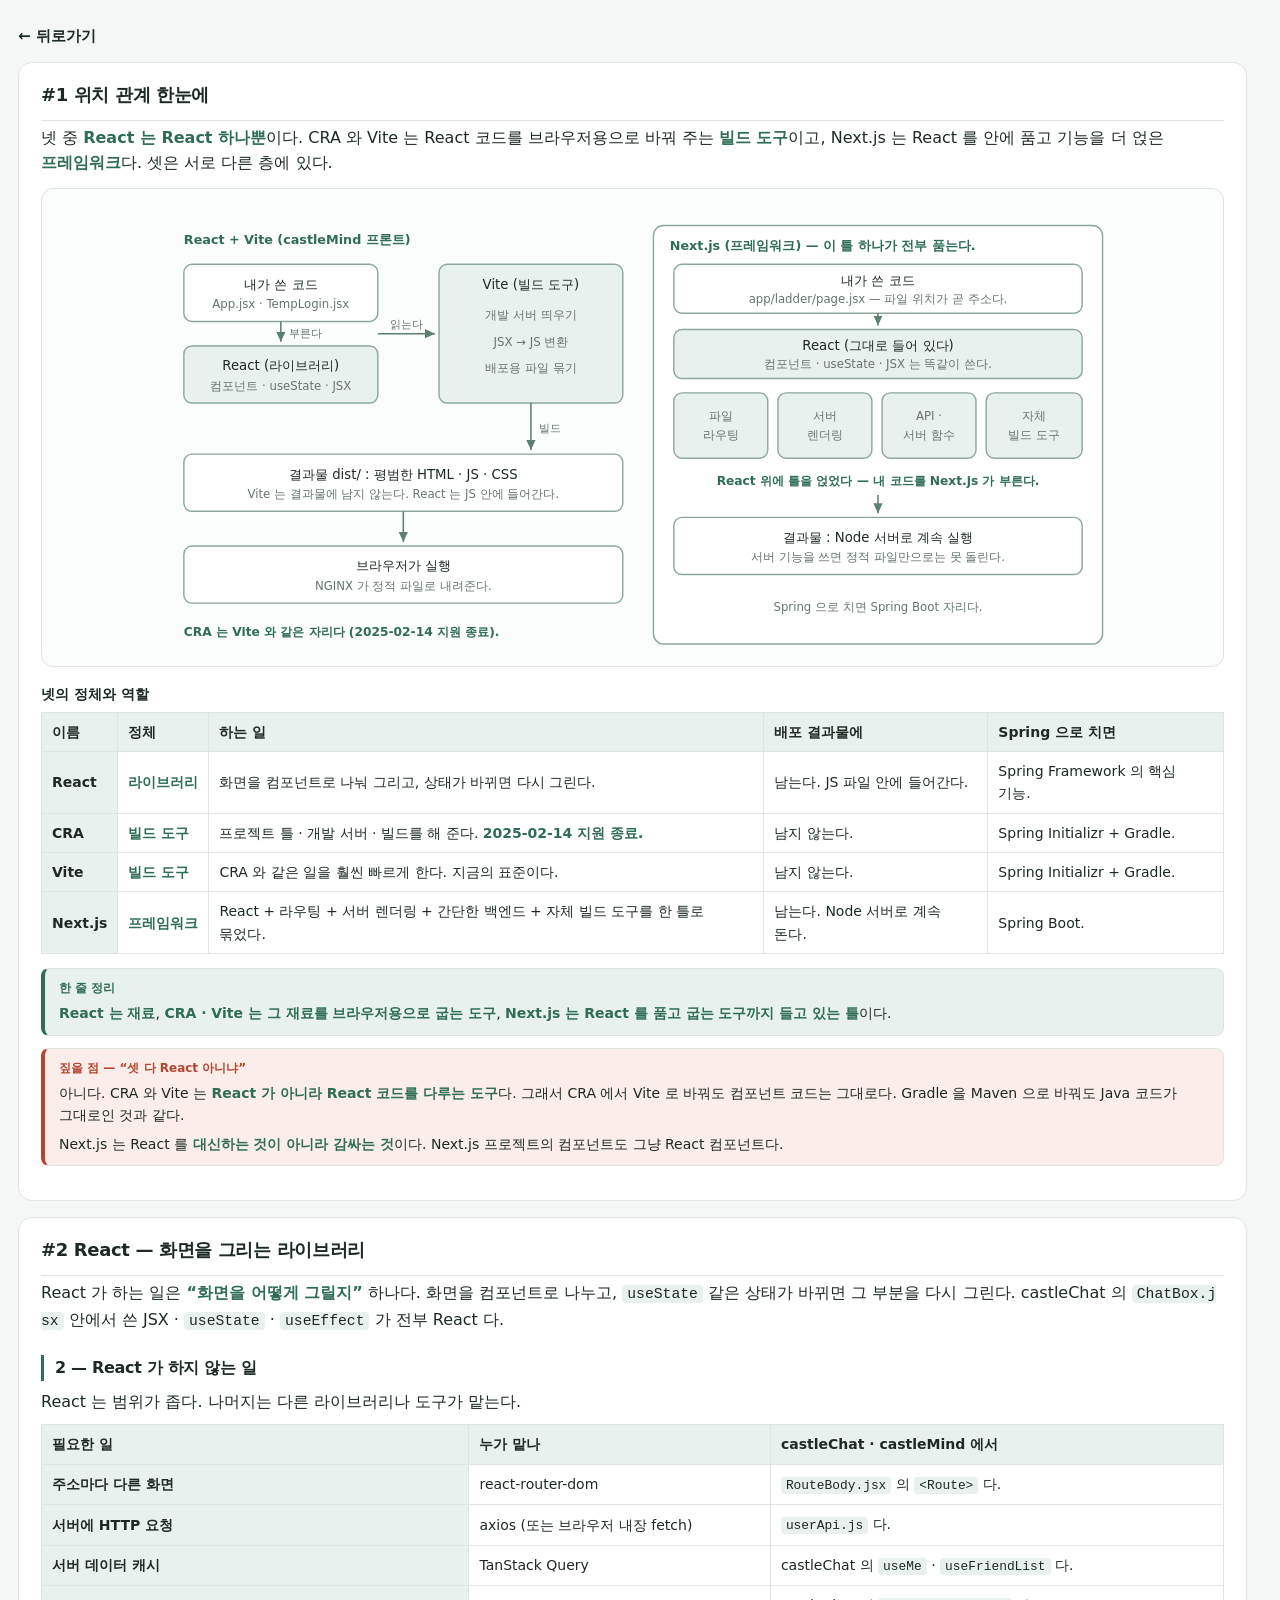
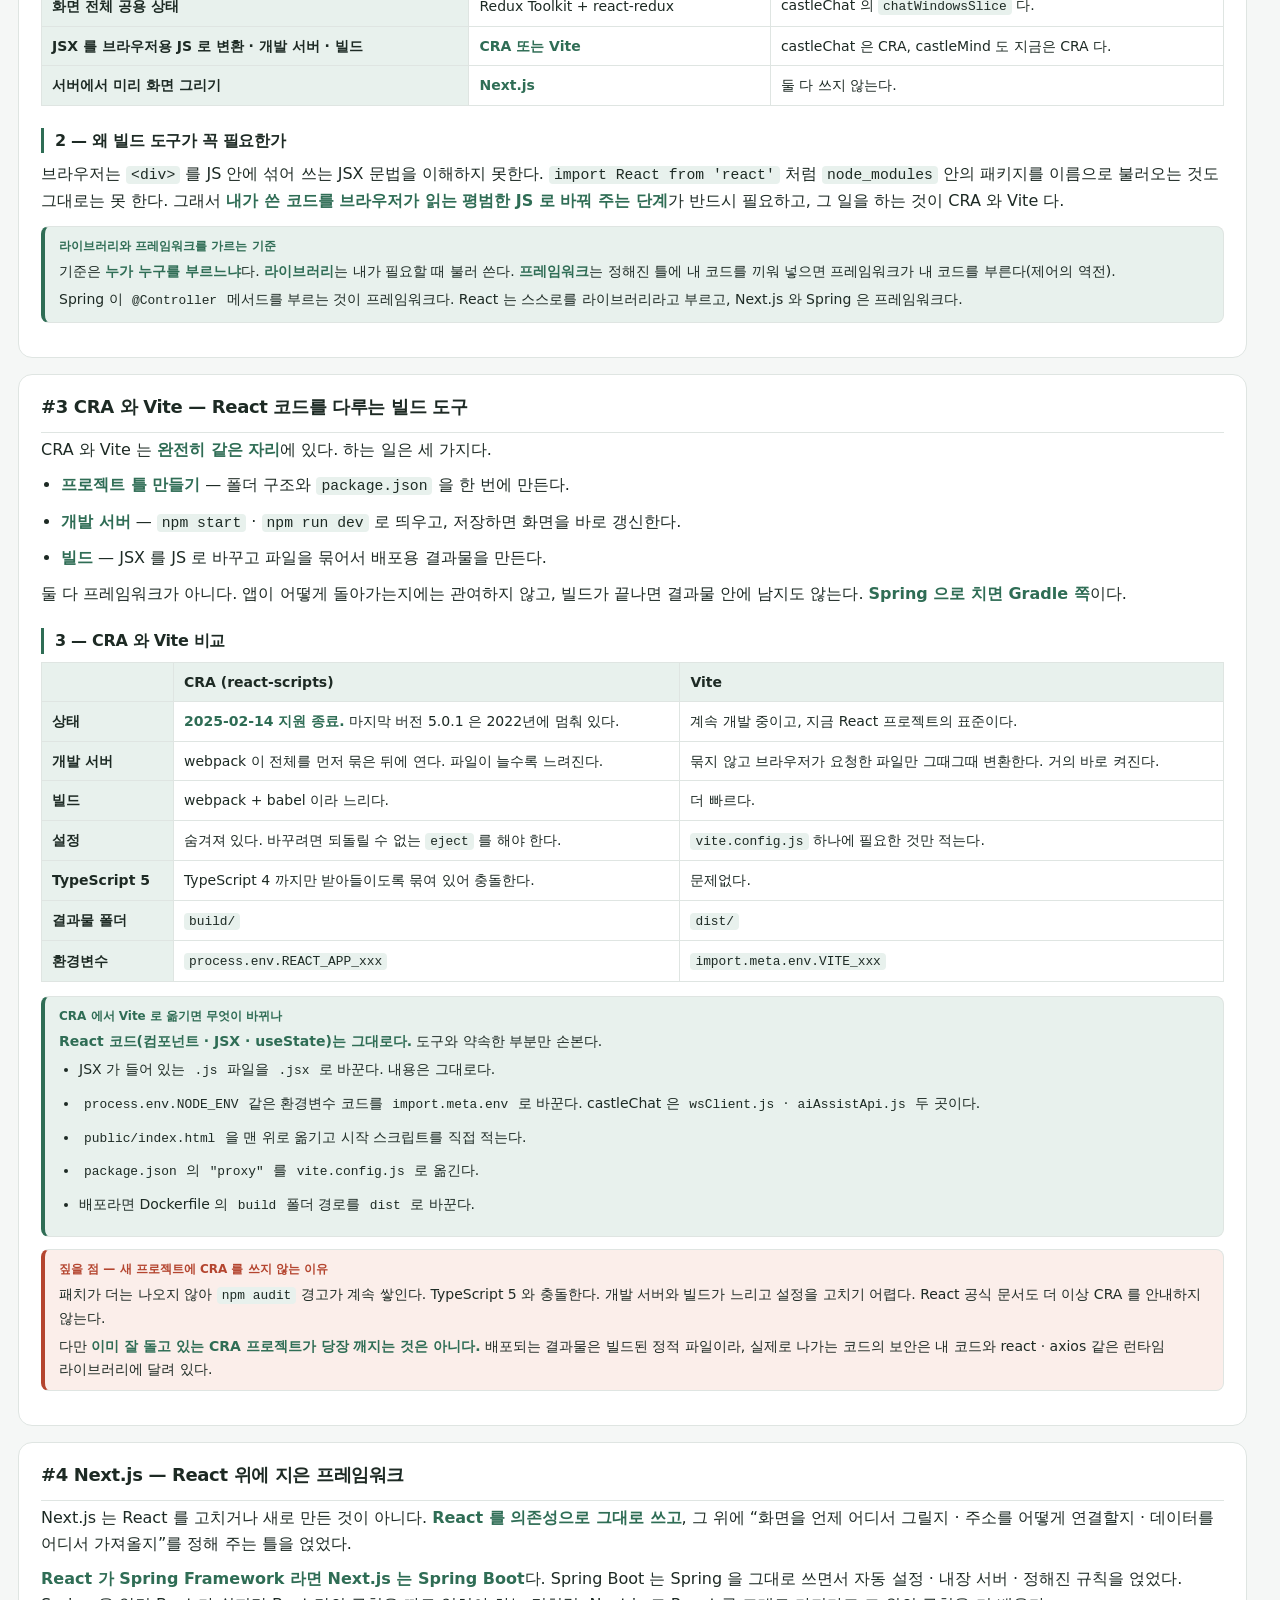
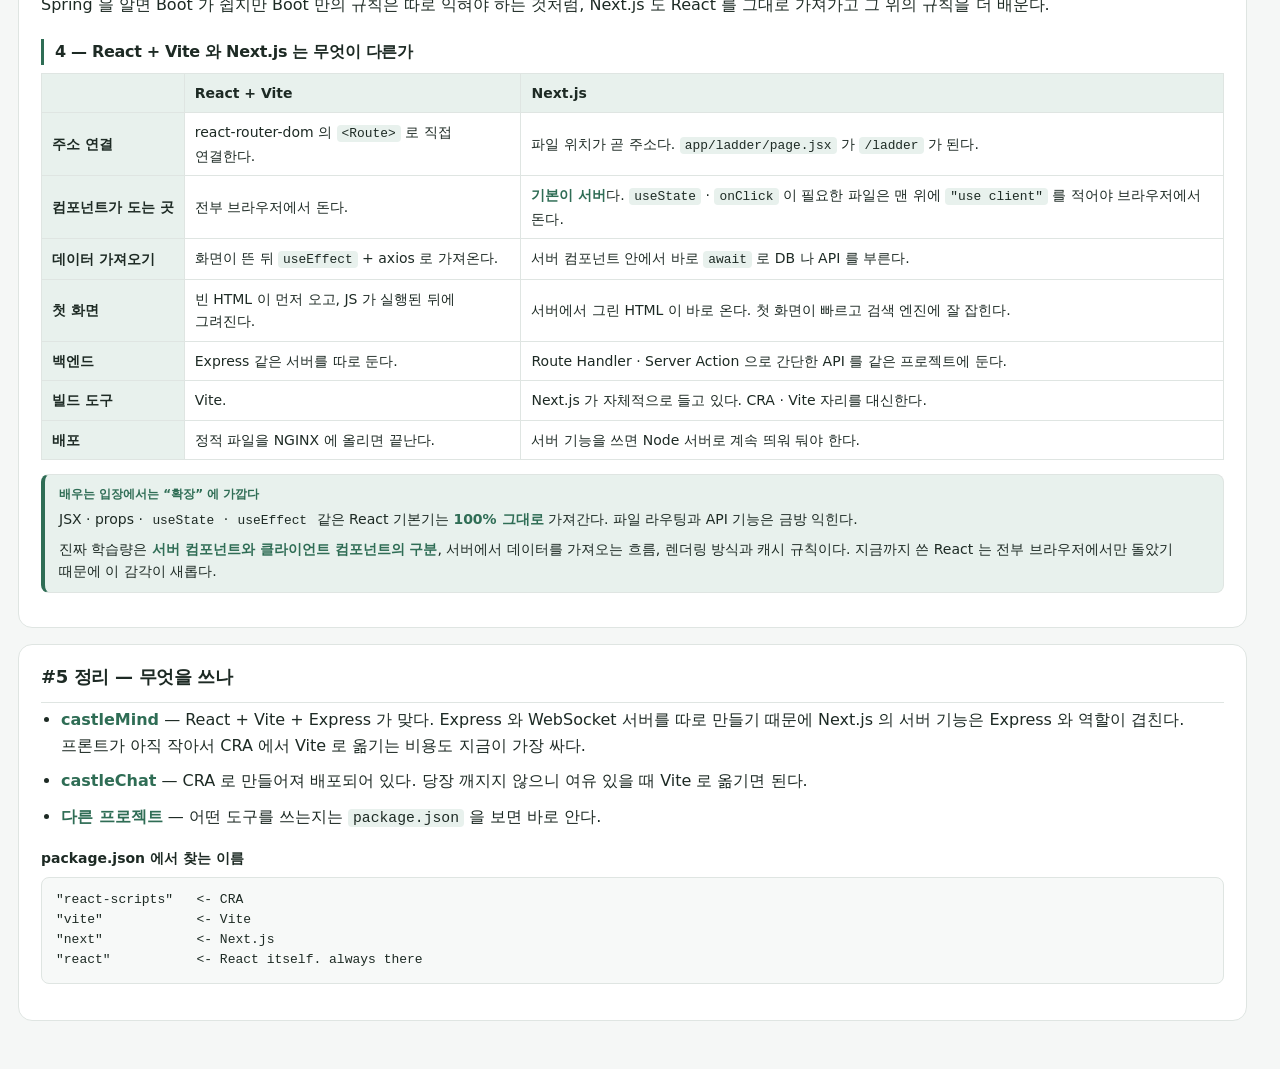
<file: react.html>
<!DOCTYPE html>
<html lang="ko">

<head>
    <meta charset="utf-8">
    <meta name="viewport" content="width=device-width, initial-scale=1">
    <title>React &middot; CRA &middot; Vite &middot; Next.js &middot; 백엔드 공부</title>
    <link rel="icon" type="image/svg+xml" href="data:image/svg+xml,%3Csvg%20xmlns%3D%27http%3A%2F%2Fwww.w3.org%2F2000%2Fsvg%27%20viewBox%3D%270%200%2032%2032%27%3E%3Crect%20width%3D%2732%27%20height%3D%2732%27%20rx%3D%277%27%20fill%3D%27%232f6d55%27%2F%3E%3Cg%20fill%3D%27%23ffffff%27%3E%3Crect%20x%3D%277%27%20y%3D%276%27%20width%3D%2718%27%20height%3D%276%27%20rx%3D%272%27%2F%3E%3Crect%20x%3D%277%27%20y%3D%2713%27%20width%3D%2718%27%20height%3D%276%27%20rx%3D%272%27%2F%3E%3Crect%20x%3D%277%27%20y%3D%2720%27%20width%3D%2718%27%20height%3D%276%27%20rx%3D%272%27%2F%3E%3C%2Fg%3E%3Cg%20fill%3D%27%232f6d55%27%3E%3Ccircle%20cx%3D%2710.6%27%20cy%3D%279%27%20r%3D%271.3%27%2F%3E%3Ccircle%20cx%3D%2710.6%27%20cy%3D%2716%27%20r%3D%271.3%27%2F%3E%3Ccircle%20cx%3D%2710.6%27%20cy%3D%2723%27%20r%3D%271.3%27%2F%3E%3C%2Fg%3E%3C%2Fsvg%3E">
    <link rel="stylesheet" href="./style.css">
</head>

<body class="note-page">
    <div class="top-bar">
        <a class="back-link" href="./index.html">&larr; 뒤로가기</a>
    </div>

    <main class="note-flow">

        <!-- =====================================================
             #1 위치 관계. 이 페이지의 핵심.
             ===================================================== -->
        <section class="note">
            <h2>#1 위치 관계 한눈에</h2>

            <p>넷 중 <em>React 는 React 하나뿐</em>이다.
                CRA 와 Vite 는 React 코드를 브라우저용으로 바꿔 주는 <em>빌드 도구</em>이고,
                Next.js 는 React 를 안에 품고 기능을 더 얹은 <em>프레임워크</em>다.
                셋은 서로 다른 층에 있다.</p>

            <!-- 왼쪽 : React + Vite 조합(castleMind 프론트). 오른쪽 : Next.js 하나가 같은 일을 다 품은 모양. -->
            <div class="cdiag wide">
                <svg viewBox="0 0 960 440" role="img"
                    aria-label="왼쪽은 내 코드와 React 를 Vite 가 변환해 정적 파일로 만들고 브라우저가 실행한다. 오른쪽은 Next.js 틀 안에 내 코드, React, 라우팅, 서버 렌더링, API, 빌드 도구가 함께 들어 있다">
                    <defs>
                        <marker id="ra" markerWidth="8" markerHeight="8" refX="6.5" refY="3"
                            orient="auto" markerUnits="strokeWidth">
                            <path d="M 0 0 L 6.5 3 L 0 6 z" class="ahead" />
                        </marker>
                    </defs>

                    <!-- ===== 왼쪽 : React + Vite ===== -->
                    <text x="40" y="40" class="ttl">React + Vite (castleMind 프론트)</text>

                    <rect x="40" y="60" width="190" height="56" rx="8" class="bd fillw" />
                    <text x="135" y="84" text-anchor="middle">내가 쓴 코드</text>
                    <text x="135" y="103" text-anchor="middle" class="sm">App.jsx &middot; TempLogin.jsx</text>

                    <path d="M 135 116 V 136" class="ln" marker-end="url(#ra)" />
                    <text x="143" y="131" class="xs">부른다</text>

                    <rect x="40" y="140" width="190" height="56" rx="8" class="bd fillt" />
                    <text x="135" y="164" text-anchor="middle">React (라이브러리)</text>
                    <text x="135" y="183" text-anchor="middle" class="sm">컴포넌트 &middot; useState &middot; JSX</text>

                    <rect x="290" y="60" width="180" height="136" rx="8" class="bd cmd" />
                    <text x="380" y="84" text-anchor="middle">Vite (빌드 도구)</text>
                    <text x="380" y="114" text-anchor="middle" class="sm">개발 서버 띄우기</text>
                    <text x="380" y="140" text-anchor="middle" class="sm">JSX &rarr; JS 변환</text>
                    <text x="380" y="166" text-anchor="middle" class="sm">배포용 파일 묶기</text>

                    <path d="M 230 128 H 286" class="ln" marker-end="url(#ra)" />
                    <text x="258" y="122" text-anchor="middle" class="xs">읽는다</text>

                    <path d="M 380 196 V 242" class="ln" marker-end="url(#ra)" />
                    <text x="388" y="224" class="xs">빌드</text>

                    <rect x="40" y="246" width="430" height="56" rx="8" class="bd fillw" />
                    <text x="255" y="270" text-anchor="middle">결과물 dist/ : 평범한 HTML &middot; JS &middot; CSS</text>
                    <text x="255" y="289" text-anchor="middle" class="sm">Vite 는 결과물에 남지 않는다. React 는 JS 안에 들어간다.</text>

                    <path d="M 255 302 V 332" class="ln" marker-end="url(#ra)" />

                    <rect x="40" y="336" width="430" height="56" rx="8" class="bd fillw" />
                    <text x="255" y="360" text-anchor="middle">브라우저가 실행</text>
                    <text x="255" y="379" text-anchor="middle" class="sm">NGINX 가 정적 파일로 내려준다.</text>

                    <text x="40" y="424" class="lbl">CRA 는 Vite 와 같은 자리다 (2025-02-14 지원 종료).</text>

                    <!-- ===== 오른쪽 : Next.js ===== -->
                    <rect x="500" y="22" width="440" height="410" rx="10" class="bd fillw" />
                    <text x="516" y="46" class="ttl">Next.js (프레임워크) &mdash; 이 틀 하나가 전부 품는다.</text>

                    <rect x="520" y="60" width="400" height="48" rx="8" class="bd fillw" />
                    <text x="720" y="80" text-anchor="middle">내가 쓴 코드</text>
                    <text x="720" y="98" text-anchor="middle" class="sm">app/ladder/page.jsx &mdash; 파일 위치가 곧 주소다.</text>

                    <path d="M 720 108 V 120" class="ln" marker-end="url(#ra)" />

                    <rect x="520" y="124" width="400" height="48" rx="8" class="bd fillt" />
                    <text x="720" y="144" text-anchor="middle">React (그대로 들어 있다)</text>
                    <text x="720" y="162" text-anchor="middle" class="sm">컴포넌트 &middot; useState &middot; JSX 는 똑같이 쓴다.</text>

                    <rect x="520" y="186" width="92" height="64" rx="8" class="bd cmd" />
                    <text x="566" y="213" text-anchor="middle" class="sm">파일</text>
                    <text x="566" y="231" text-anchor="middle" class="sm">라우팅</text>

                    <rect x="622" y="186" width="92" height="64" rx="8" class="bd cmd" />
                    <text x="668" y="213" text-anchor="middle" class="sm">서버</text>
                    <text x="668" y="231" text-anchor="middle" class="sm">렌더링</text>

                    <rect x="724" y="186" width="92" height="64" rx="8" class="bd cmd" />
                    <text x="770" y="213" text-anchor="middle" class="sm">API &middot;</text>
                    <text x="770" y="231" text-anchor="middle" class="sm">서버 함수</text>

                    <rect x="826" y="186" width="94" height="64" rx="8" class="bd cmd" />
                    <text x="873" y="213" text-anchor="middle" class="sm">자체</text>
                    <text x="873" y="231" text-anchor="middle" class="sm">빌드 도구</text>

                    <text x="720" y="276" text-anchor="middle" class="lbl">React 위에 틀을 얹었다 &mdash; 내 코드를 Next.js 가 부른다.</text>

                    <path d="M 720 286 V 304" class="ln" marker-end="url(#ra)" />

                    <rect x="520" y="308" width="400" height="56" rx="8" class="bd fillw" />
                    <text x="720" y="332" text-anchor="middle">결과물 : Node 서버로 계속 실행</text>
                    <text x="720" y="351" text-anchor="middle" class="sm">서버 기능을 쓰면 정적 파일만으로는 못 돌린다.</text>

                    <text x="720" y="400" text-anchor="middle" class="sm">Spring 으로 치면 Spring Boot 자리다.</text>
                </svg>
            </div>

            <h4>넷의 정체와 역할</h4>
            <div class="scroll-x">
                <table>
                    <tr>
                        <th>이름</th>
                        <th>정체</th>
                        <th>하는 일</th>
                        <th>배포 결과물에</th>
                        <th>Spring 으로 치면</th>
                    </tr>
                    <tr>
                        <th>React</th>
                        <td><em>라이브러리</em></td>
                        <td>화면을 컴포넌트로 나눠 그리고, 상태가 바뀌면 다시 그린다.</td>
                        <td>남는다. JS 파일 안에 들어간다.</td>
                        <td>Spring Framework 의 핵심 기능.</td>
                    </tr>
                    <tr>
                        <th>CRA</th>
                        <td><em>빌드 도구</em></td>
                        <td>프로젝트 틀 &middot; 개발 서버 &middot; 빌드를 해 준다.
                            <em>2025-02-14 지원 종료.</em></td>
                        <td>남지 않는다.</td>
                        <td>Spring Initializr + Gradle.</td>
                    </tr>
                    <tr>
                        <th>Vite</th>
                        <td><em>빌드 도구</em></td>
                        <td>CRA 와 같은 일을 훨씬 빠르게 한다. 지금의 표준이다.</td>
                        <td>남지 않는다.</td>
                        <td>Spring Initializr + Gradle.</td>
                    </tr>
                    <tr>
                        <th>Next.js</th>
                        <td><em>프레임워크</em></td>
                        <td>React + 라우팅 + 서버 렌더링 + 간단한 백엔드 + 자체 빌드 도구를 한 틀로 묶었다.</td>
                        <td>남는다. Node 서버로 계속 돈다.</td>
                        <td>Spring Boot.</td>
                    </tr>
                </table>
            </div>

            <div class="callout">
                <span class="tag">한 줄 정리</span>
                <p><em>React 는 재료</em>, <em>CRA &middot; Vite 는 그 재료를 브라우저용으로 굽는 도구</em>,
                    <em>Next.js 는 React 를 품고 굽는 도구까지 들고 있는 틀</em>이다.</p>
            </div>

            <div class="callout bad">
                <span class="tag">짚을 점 &mdash; &ldquo;셋 다 React 아니냐&rdquo;</span>
                <p>아니다. CRA 와 Vite 는 <em>React 가 아니라 React 코드를 다루는 도구</em>다.
                    그래서 CRA 에서 Vite 로 바꿔도 컴포넌트 코드는 그대로다.
                    Gradle 을 Maven 으로 바꿔도 Java 코드가 그대로인 것과 같다.</p>
                <p>Next.js 는 React 를 <em>대신하는 것이 아니라 감싸는 것</em>이다.
                    Next.js 프로젝트의 컴포넌트도 그냥 React 컴포넌트다.</p>
            </div>
        </section>

        <!-- =====================================================
             #2 React
             ===================================================== -->
        <section class="note">
            <h2>#2 React &mdash; 화면을 그리는 라이브러리</h2>

            <p>React 가 하는 일은 <em>&ldquo;화면을 어떻게 그릴지&rdquo;</em> 하나다.
                화면을 컴포넌트로 나누고, <code>useState</code> 같은 상태가 바뀌면 그 부분을 다시 그린다.
                castleChat 의 <code>ChatBox.jsx</code> 안에서 쓴 JSX &middot; <code>useState</code> &middot;
                <code>useEffect</code> 가 전부 React 다.</p>

            <h3>2 &mdash; React 가 하지 않는 일</h3>
            <p>React 는 범위가 좁다. 나머지는 다른 라이브러리나 도구가 맡는다.</p>
            <div class="scroll-x">
                <table>
                    <tr>
                        <th>필요한 일</th>
                        <th>누가 맡나</th>
                        <th>castleChat &middot; castleMind 에서</th>
                    </tr>
                    <tr>
                        <th>주소마다 다른 화면</th>
                        <td>react-router-dom</td>
                        <td><code>RouteBody.jsx</code> 의 <code>&lt;Route&gt;</code> 다.</td>
                    </tr>
                    <tr>
                        <th>서버에 HTTP 요청</th>
                        <td>axios (또는 브라우저 내장 fetch)</td>
                        <td><code>userApi.js</code> 다.</td>
                    </tr>
                    <tr>
                        <th>서버 데이터 캐시</th>
                        <td>TanStack Query</td>
                        <td>castleChat 의 <code>useMe</code> &middot; <code>useFriendList</code> 다.</td>
                    </tr>
                    <tr>
                        <th>화면 전체 공용 상태</th>
                        <td>Redux Toolkit + react-redux</td>
                        <td>castleChat 의 <code>chatWindowsSlice</code> 다.</td>
                    </tr>
                    <tr>
                        <th>JSX 를 브라우저용 JS 로 변환 &middot; 개발 서버 &middot; 빌드</th>
                        <td><em>CRA 또는 Vite</em></td>
                        <td>castleChat 은 CRA, castleMind 도 지금은 CRA 다.</td>
                    </tr>
                    <tr>
                        <th>서버에서 미리 화면 그리기</th>
                        <td><em>Next.js</em></td>
                        <td>둘 다 쓰지 않는다.</td>
                    </tr>
                </table>
            </div>

            <h3>2 &mdash; 왜 빌드 도구가 꼭 필요한가</h3>
            <p>브라우저는 <code>&lt;div&gt;</code> 를 JS 안에 섞어 쓰는 JSX 문법을 이해하지 못한다.
                <code>import React from 'react'</code> 처럼 <code>node_modules</code> 안의 패키지를 이름으로 불러오는 것도 그대로는 못 한다.
                그래서 <em>내가 쓴 코드를 브라우저가 읽는 평범한 JS 로 바꿔 주는 단계</em>가 반드시 필요하고,
                그 일을 하는 것이 CRA 와 Vite 다.</p>

            <div class="callout">
                <span class="tag">라이브러리와 프레임워크를 가르는 기준</span>
                <p>기준은 <em>누가 누구를 부르느냐</em>다.
                    <em>라이브러리</em>는 내가 필요할 때 불러 쓴다.
                    <em>프레임워크</em>는 정해진 틀에 내 코드를 끼워 넣으면 프레임워크가 내 코드를 부른다(제어의 역전).</p>
                <p>Spring 이 <code>@Controller</code> 메서드를 부르는 것이 프레임워크다.
                    React 는 스스로를 라이브러리라고 부르고, Next.js 와 Spring 은 프레임워크다.</p>
            </div>
        </section>

        <!-- =====================================================
             #3 CRA 와 Vite
             ===================================================== -->
        <section class="note">
            <h2>#3 CRA 와 Vite &mdash; React 코드를 다루는 빌드 도구</h2>

            <p>CRA 와 Vite 는 <em>완전히 같은 자리</em>에 있다. 하는 일은 세 가지다.</p>
            <ul>
                <li><em>프로젝트 틀 만들기</em> &mdash; 폴더 구조와 <code>package.json</code> 을 한 번에 만든다.</li>
                <li><em>개발 서버</em> &mdash; <code>npm start</code> &middot; <code>npm run dev</code> 로 띄우고, 저장하면 화면을 바로 갱신한다.</li>
                <li><em>빌드</em> &mdash; JSX 를 JS 로 바꾸고 파일을 묶어서 배포용 결과물을 만든다.</li>
            </ul>
            <p>둘 다 프레임워크가 아니다. 앱이 어떻게 돌아가는지에는 관여하지 않고, 빌드가 끝나면 결과물 안에 남지도 않는다.
                <em>Spring 으로 치면 Gradle 쪽</em>이다.</p>

            <h3>3 &mdash; CRA 와 Vite 비교</h3>
            <div class="scroll-x">
                <table>
                    <tr>
                        <th></th>
                        <th>CRA (react-scripts)</th>
                        <th>Vite</th>
                    </tr>
                    <tr>
                        <th>상태</th>
                        <td><em>2025-02-14 지원 종료.</em> 마지막 버전 5.0.1 은 2022년에 멈춰 있다.</td>
                        <td>계속 개발 중이고, 지금 React 프로젝트의 표준이다.</td>
                    </tr>
                    <tr>
                        <th>개발 서버</th>
                        <td>webpack 이 전체를 먼저 묶은 뒤에 연다. 파일이 늘수록 느려진다.</td>
                        <td>묶지 않고 브라우저가 요청한 파일만 그때그때 변환한다. 거의 바로 켜진다.</td>
                    </tr>
                    <tr>
                        <th>빌드</th>
                        <td>webpack + babel 이라 느리다.</td>
                        <td>더 빠르다.</td>
                    </tr>
                    <tr>
                        <th>설정</th>
                        <td>숨겨져 있다. 바꾸려면 되돌릴 수 없는 <code>eject</code> 를 해야 한다.</td>
                        <td><code>vite.config.js</code> 하나에 필요한 것만 적는다.</td>
                    </tr>
                    <tr>
                        <th>TypeScript 5</th>
                        <td>TypeScript 4 까지만 받아들이도록 묶여 있어 충돌한다.</td>
                        <td>문제없다.</td>
                    </tr>
                    <tr>
                        <th>결과물 폴더</th>
                        <td><code>build/</code></td>
                        <td><code>dist/</code></td>
                    </tr>
                    <tr>
                        <th>환경변수</th>
                        <td><code>process.env.REACT_APP_xxx</code></td>
                        <td><code>import.meta.env.VITE_xxx</code></td>
                    </tr>
                </table>
            </div>

            <div class="callout">
                <span class="tag">CRA 에서 Vite 로 옮기면 무엇이 바뀌나</span>
                <p><em>React 코드(컴포넌트 &middot; JSX &middot; useState)는 그대로다.</em>
                    도구와 약속한 부분만 손본다.</p>
                <ul>
                    <li>JSX 가 들어 있는 <code>.js</code> 파일을 <code>.jsx</code> 로 바꾼다. 내용은 그대로다.</li>
                    <li><code>process.env.NODE_ENV</code> 같은 환경변수 코드를 <code>import.meta.env</code> 로 바꾼다.
                        castleChat 은 <code>wsClient.js</code> &middot; <code>aiAssistApi.js</code> 두 곳이다.</li>
                    <li><code>public/index.html</code> 을 맨 위로 옮기고 시작 스크립트를 직접 적는다.</li>
                    <li><code>package.json</code> 의 <code>"proxy"</code> 를 <code>vite.config.js</code> 로 옮긴다.</li>
                    <li>배포라면 Dockerfile 의 <code>build</code> 폴더 경로를 <code>dist</code> 로 바꾼다.</li>
                </ul>
            </div>

            <div class="callout bad">
                <span class="tag">짚을 점 &mdash; 새 프로젝트에 CRA 를 쓰지 않는 이유</span>
                <p>패치가 더는 나오지 않아 <code>npm audit</code> 경고가 계속 쌓인다.
                    TypeScript 5 와 충돌한다. 개발 서버와 빌드가 느리고 설정을 고치기 어렵다.
                    React 공식 문서도 더 이상 CRA 를 안내하지 않는다.</p>
                <p>다만 <em>이미 잘 돌고 있는 CRA 프로젝트가 당장 깨지는 것은 아니다.</em>
                    배포되는 결과물은 빌드된 정적 파일이라, 실제로 나가는 코드의 보안은
                    내 코드와 react &middot; axios 같은 런타임 라이브러리에 달려 있다.</p>
            </div>
        </section>

        <!-- =====================================================
             #4 Next.js
             ===================================================== -->
        <section class="note">
            <h2>#4 Next.js &mdash; React 위에 지은 프레임워크</h2>

            <p>Next.js 는 React 를 고치거나 새로 만든 것이 아니다.
                <em>React 를 의존성으로 그대로 쓰고</em>, 그 위에
                &ldquo;화면을 언제 어디서 그릴지 &middot; 주소를 어떻게 연결할지 &middot; 데이터를 어디서 가져올지&rdquo;를
                정해 주는 틀을 얹었다.</p>
            <p><em>React 가 Spring Framework 라면 Next.js 는 Spring Boot</em>다.
                Spring Boot 는 Spring 을 그대로 쓰면서 자동 설정 &middot; 내장 서버 &middot; 정해진 규칙을 얹었다.
                Spring 을 알면 Boot 가 쉽지만 Boot 만의 규칙은 따로 익혀야 하는 것처럼,
                Next.js 도 React 를 그대로 가져가고 그 위의 규칙을 더 배운다.</p>

            <h3>4 &mdash; React + Vite 와 Next.js 는 무엇이 다른가</h3>
            <div class="scroll-x">
                <table>
                    <tr>
                        <th></th>
                        <th>React + Vite</th>
                        <th>Next.js</th>
                    </tr>
                    <tr>
                        <th>주소 연결</th>
                        <td>react-router-dom 의 <code>&lt;Route&gt;</code> 로 직접 연결한다.</td>
                        <td>파일 위치가 곧 주소다. <code>app/ladder/page.jsx</code> 가 <code>/ladder</code> 가 된다.</td>
                    </tr>
                    <tr>
                        <th>컴포넌트가 도는 곳</th>
                        <td>전부 브라우저에서 돈다.</td>
                        <td><em>기본이 서버</em>다. <code>useState</code> &middot; <code>onClick</code> 이 필요한 파일은
                            맨 위에 <code>"use client"</code> 를 적어야 브라우저에서 돈다.</td>
                    </tr>
                    <tr>
                        <th>데이터 가져오기</th>
                        <td>화면이 뜬 뒤 <code>useEffect</code> + axios 로 가져온다.</td>
                        <td>서버 컴포넌트 안에서 바로 <code>await</code> 로 DB 나 API 를 부른다.</td>
                    </tr>
                    <tr>
                        <th>첫 화면</th>
                        <td>빈 HTML 이 먼저 오고, JS 가 실행된 뒤에 그려진다.</td>
                        <td>서버에서 그린 HTML 이 바로 온다. 첫 화면이 빠르고 검색 엔진에 잘 잡힌다.</td>
                    </tr>
                    <tr>
                        <th>백엔드</th>
                        <td>Express 같은 서버를 따로 둔다.</td>
                        <td>Route Handler &middot; Server Action 으로 간단한 API 를 같은 프로젝트에 둔다.</td>
                    </tr>
                    <tr>
                        <th>빌드 도구</th>
                        <td>Vite.</td>
                        <td>Next.js 가 자체적으로 들고 있다. CRA &middot; Vite 자리를 대신한다.</td>
                    </tr>
                    <tr>
                        <th>배포</th>
                        <td>정적 파일을 NGINX 에 올리면 끝난다.</td>
                        <td>서버 기능을 쓰면 Node 서버로 계속 띄워 둬야 한다.</td>
                    </tr>
                </table>
            </div>

            <div class="callout">
                <span class="tag">배우는 입장에서는 &ldquo;확장&rdquo; 에 가깝다</span>
                <p>JSX &middot; props &middot; <code>useState</code> &middot; <code>useEffect</code> 같은 React 기본기는
                    <em>100% 그대로</em> 가져간다. 파일 라우팅과 API 기능은 금방 익힌다.</p>
                <p>진짜 학습량은 <em>서버 컴포넌트와 클라이언트 컴포넌트의 구분</em>,
                    서버에서 데이터를 가져오는 흐름, 렌더링 방식과 캐시 규칙이다.
                    지금까지 쓴 React 는 전부 브라우저에서만 돌았기 때문에 이 감각이 새롭다.</p>
            </div>
        </section>

        <!-- =====================================================
             #5 정리
             ===================================================== -->
        <section class="note">
            <h2>#5 정리 &mdash; 무엇을 쓰나</h2>

            <ul>
                <li><em>castleMind</em> &mdash; React + Vite + Express 가 맞다.
                    Express 와 WebSocket 서버를 따로 만들기 때문에 Next.js 의 서버 기능은 Express 와 역할이 겹친다.
                    프론트가 아직 작아서 CRA 에서 Vite 로 옮기는 비용도 지금이 가장 싸다.</li>
                <li><em>castleChat</em> &mdash; CRA 로 만들어져 배포되어 있다.
                    당장 깨지지 않으니 여유 있을 때 Vite 로 옮기면 된다.</li>
                <li><em>다른 프로젝트</em> &mdash; 어떤 도구를 쓰는지는 <code>package.json</code> 을 보면 바로 안다.</li>
            </ul>

            <h4>package.json 에서 찾는 이름</h4>
            <pre class="code"><code>"react-scripts"   &lt;- CRA
"vite"            &lt;- Vite
"next"            &lt;- Next.js
"react"           &lt;- React itself. always there</code></pre>
        </section>

    </main>
</body>

</html>
</file>
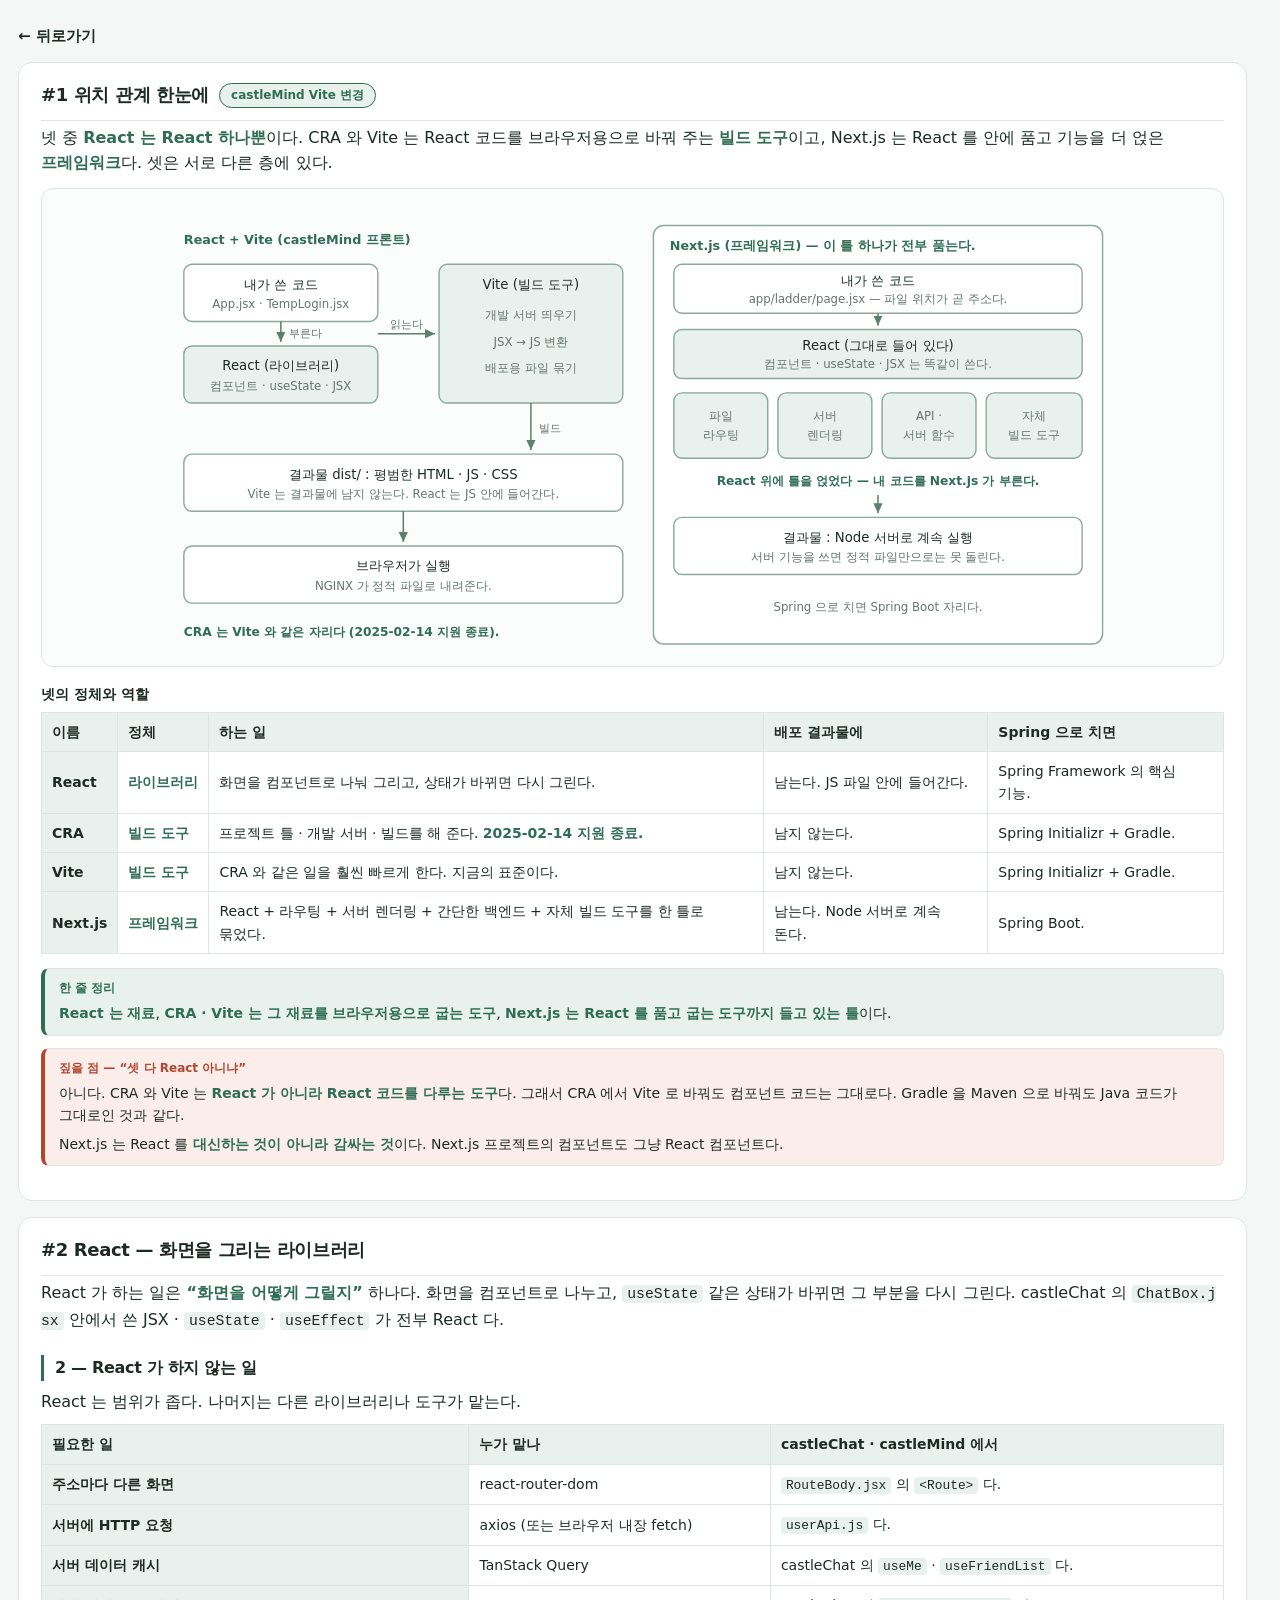
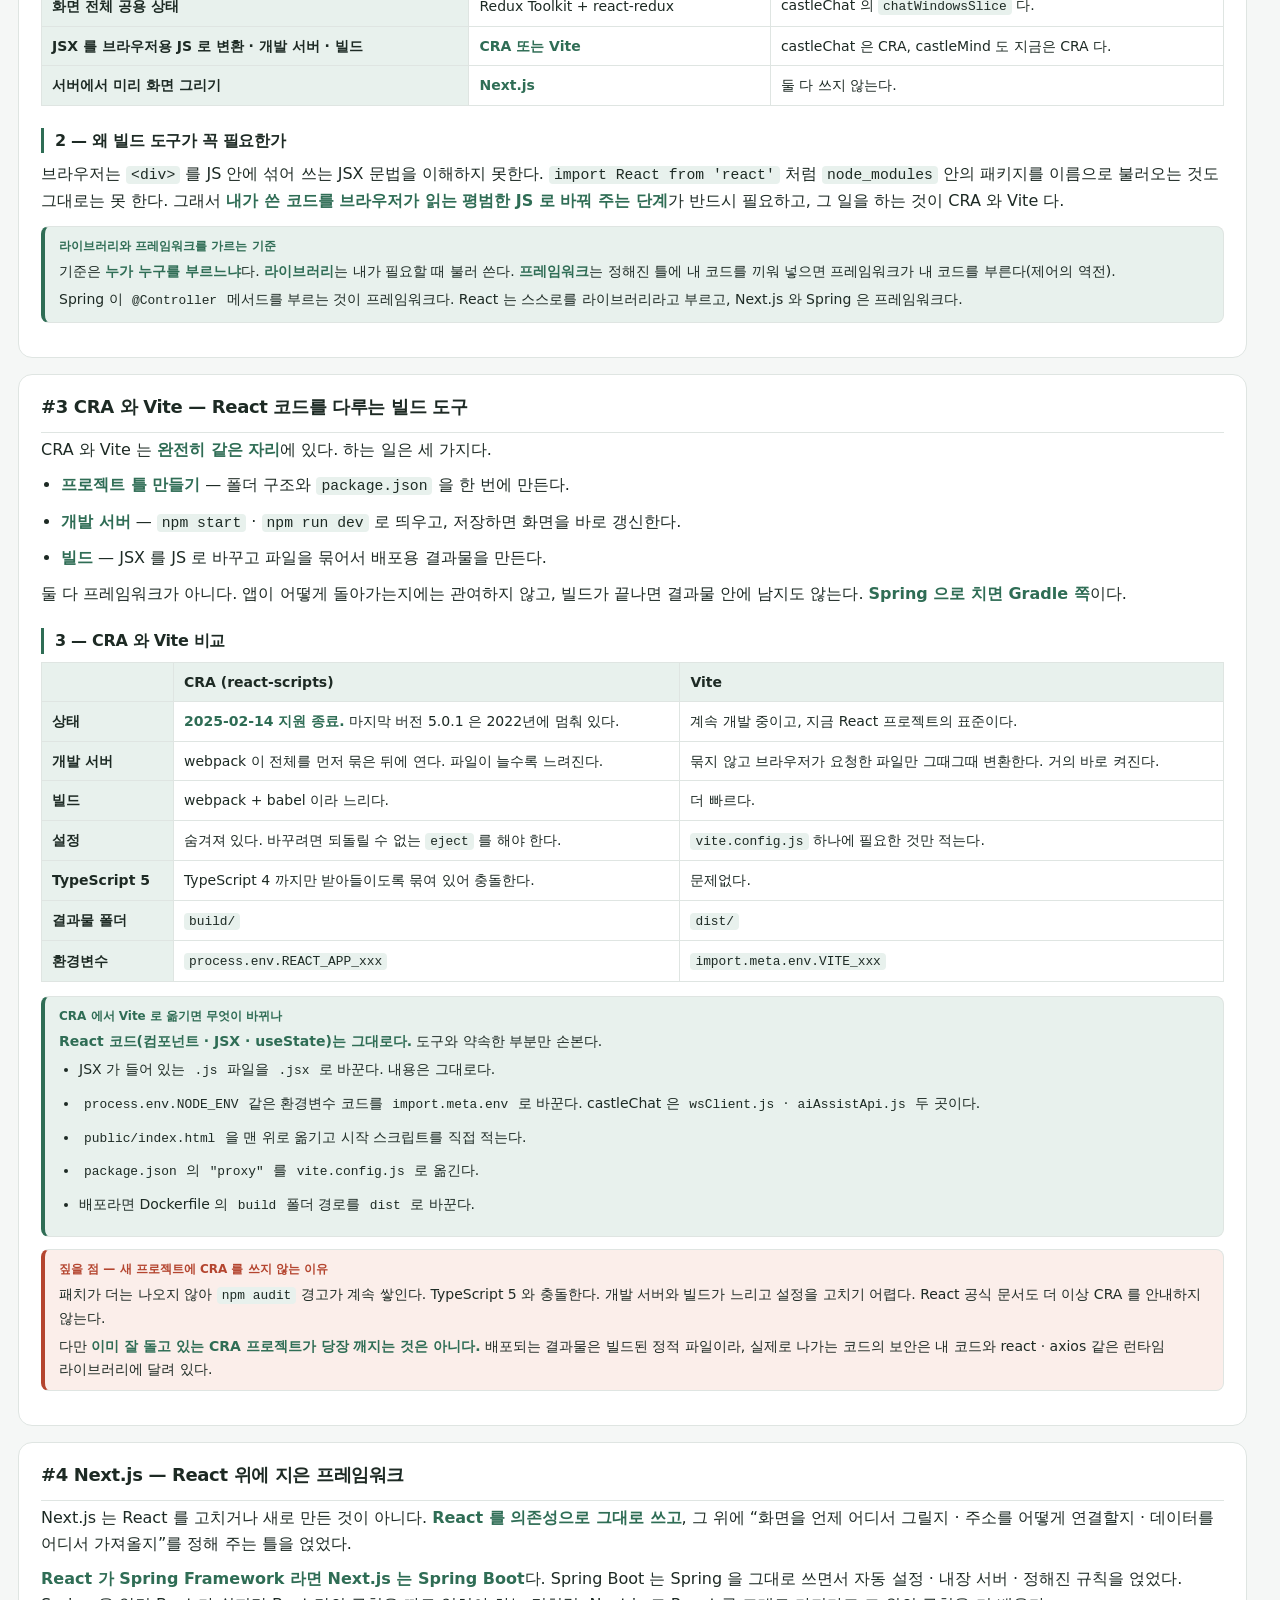
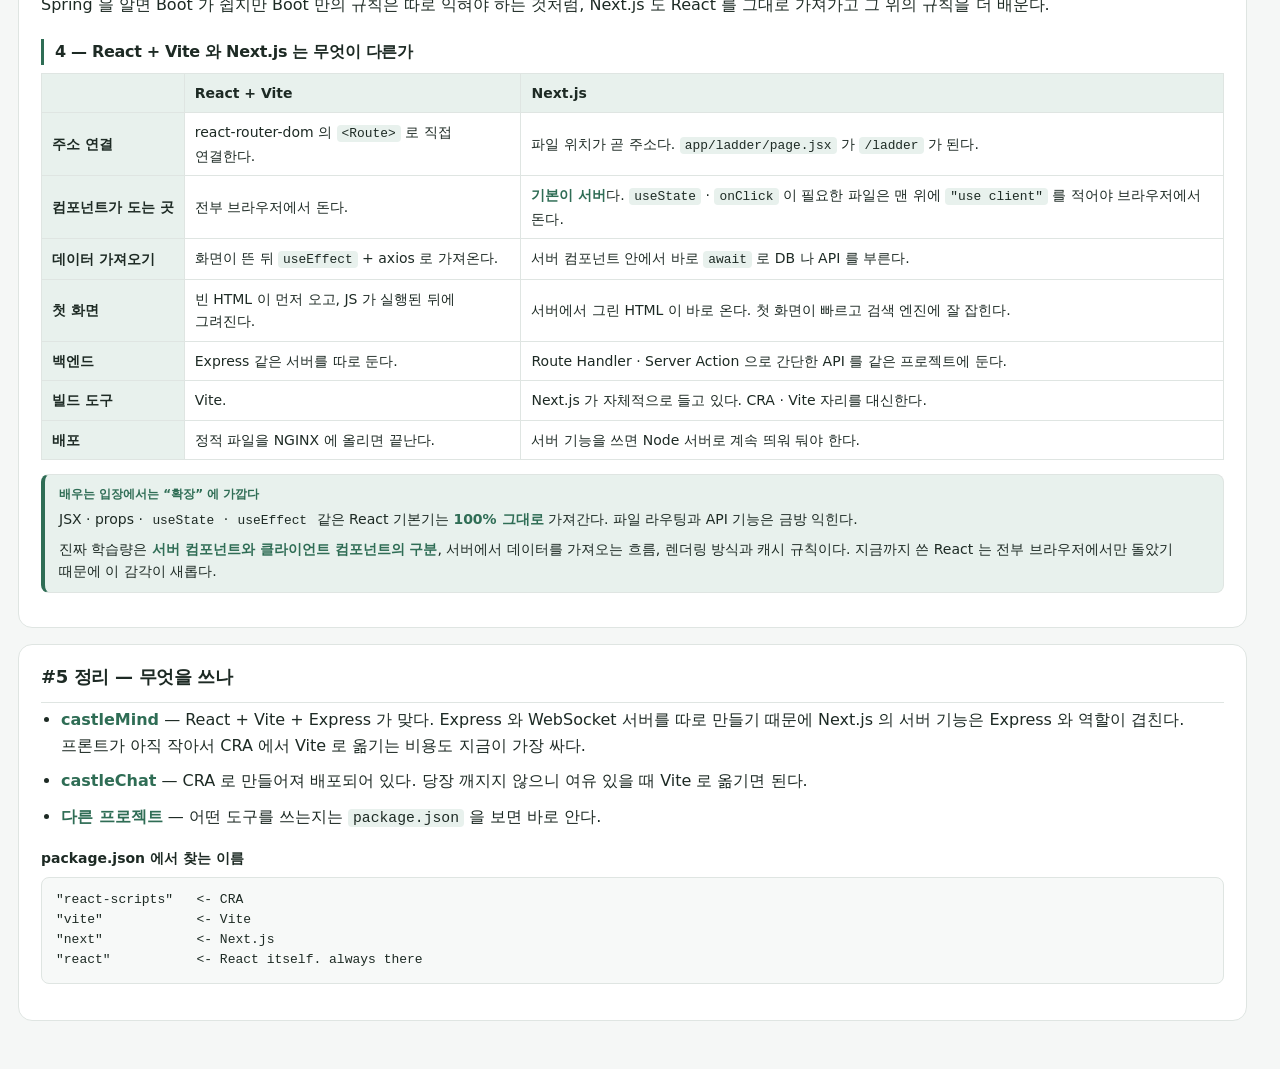
<file: reactViteNext.html>
<!DOCTYPE html>
<html lang="ko">

<head>
    <meta charset="utf-8">
    <meta name="viewport" content="width=device-width, initial-scale=1">
    <title>React &middot; CRA &middot; Vite &middot; Next.js &middot; 백엔드 공부</title>
    <link rel="icon" type="image/svg+xml" href="data:image/svg+xml,%3Csvg%20xmlns%3D%27http%3A%2F%2Fwww.w3.org%2F2000%2Fsvg%27%20viewBox%3D%270%200%2032%2032%27%3E%3Crect%20width%3D%2732%27%20height%3D%2732%27%20rx%3D%277%27%20fill%3D%27%232f6d55%27%2F%3E%3Cg%20fill%3D%27%23ffffff%27%3E%3Crect%20x%3D%277%27%20y%3D%276%27%20width%3D%2718%27%20height%3D%276%27%20rx%3D%272%27%2F%3E%3Crect%20x%3D%277%27%20y%3D%2713%27%20width%3D%2718%27%20height%3D%276%27%20rx%3D%272%27%2F%3E%3Crect%20x%3D%277%27%20y%3D%2720%27%20width%3D%2718%27%20height%3D%276%27%20rx%3D%272%27%2F%3E%3C%2Fg%3E%3Cg%20fill%3D%27%232f6d55%27%3E%3Ccircle%20cx%3D%2710.6%27%20cy%3D%279%27%20r%3D%271.3%27%2F%3E%3Ccircle%20cx%3D%2710.6%27%20cy%3D%2716%27%20r%3D%271.3%27%2F%3E%3Ccircle%20cx%3D%2710.6%27%20cy%3D%2723%27%20r%3D%271.3%27%2F%3E%3C%2Fg%3E%3C%2Fsvg%3E">
    <link rel="stylesheet" href="./style.css">
</head>

<body class="note-page">
    <div class="top-bar">
        <a class="back-link" href="./index.html">&larr; 뒤로가기</a>
    </div>

    <main class="note-flow">

        <!-- =====================================================
             #1 위치 관계. 이 페이지의 핵심.
             ===================================================== -->
        <section class="note">
            <h2 class="h3-btn">#1 위치 관계 한눈에
                <button type="button" class="note-btn"
                    onclick="document.getElementById('viteModal').showModal()">castleMind Vite 변경</button>
            </h2>

            <p>넷 중 <em>React 는 React 하나뿐</em>이다.
                CRA 와 Vite 는 React 코드를 브라우저용으로 바꿔 주는 <em>빌드 도구</em>이고,
                Next.js 는 React 를 안에 품고 기능을 더 얹은 <em>프레임워크</em>다.
                셋은 서로 다른 층에 있다.</p>

            <!-- 왼쪽 : React + Vite 조합(castleMind 프론트). 오른쪽 : Next.js 하나가 같은 일을 다 품은 모양. -->
            <div class="cdiag wide">
                <svg viewBox="0 0 960 440" role="img"
                    aria-label="왼쪽은 내 코드와 React 를 Vite 가 변환해 정적 파일로 만들고 브라우저가 실행한다. 오른쪽은 Next.js 틀 안에 내 코드, React, 라우팅, 서버 렌더링, API, 빌드 도구가 함께 들어 있다">
                    <defs>
                        <marker id="ra" markerWidth="8" markerHeight="8" refX="6.5" refY="3"
                            orient="auto" markerUnits="strokeWidth">
                            <path d="M 0 0 L 6.5 3 L 0 6 z" class="ahead" />
                        </marker>
                    </defs>

                    <!-- ===== 왼쪽 : React + Vite ===== -->
                    <text x="40" y="40" class="ttl">React + Vite (castleMind 프론트)</text>

                    <rect x="40" y="60" width="190" height="56" rx="8" class="bd fillw" />
                    <text x="135" y="84" text-anchor="middle">내가 쓴 코드</text>
                    <text x="135" y="103" text-anchor="middle" class="sm">App.jsx &middot; TempLogin.jsx</text>

                    <path d="M 135 116 V 136" class="ln" marker-end="url(#ra)" />
                    <text x="143" y="131" class="xs">부른다</text>

                    <rect x="40" y="140" width="190" height="56" rx="8" class="bd fillt" />
                    <text x="135" y="164" text-anchor="middle">React (라이브러리)</text>
                    <text x="135" y="183" text-anchor="middle" class="sm">컴포넌트 &middot; useState &middot; JSX</text>

                    <rect x="290" y="60" width="180" height="136" rx="8" class="bd cmd" />
                    <text x="380" y="84" text-anchor="middle">Vite (빌드 도구)</text>
                    <text x="380" y="114" text-anchor="middle" class="sm">개발 서버 띄우기</text>
                    <text x="380" y="140" text-anchor="middle" class="sm">JSX &rarr; JS 변환</text>
                    <text x="380" y="166" text-anchor="middle" class="sm">배포용 파일 묶기</text>

                    <path d="M 230 128 H 286" class="ln" marker-end="url(#ra)" />
                    <text x="258" y="122" text-anchor="middle" class="xs">읽는다</text>

                    <path d="M 380 196 V 242" class="ln" marker-end="url(#ra)" />
                    <text x="388" y="224" class="xs">빌드</text>

                    <rect x="40" y="246" width="430" height="56" rx="8" class="bd fillw" />
                    <text x="255" y="270" text-anchor="middle">결과물 dist/ : 평범한 HTML &middot; JS &middot; CSS</text>
                    <text x="255" y="289" text-anchor="middle" class="sm">Vite 는 결과물에 남지 않는다. React 는 JS 안에 들어간다.</text>

                    <path d="M 255 302 V 332" class="ln" marker-end="url(#ra)" />

                    <rect x="40" y="336" width="430" height="56" rx="8" class="bd fillw" />
                    <text x="255" y="360" text-anchor="middle">브라우저가 실행</text>
                    <text x="255" y="379" text-anchor="middle" class="sm">NGINX 가 정적 파일로 내려준다.</text>

                    <text x="40" y="424" class="lbl">CRA 는 Vite 와 같은 자리다 (2025-02-14 지원 종료).</text>

                    <!-- ===== 오른쪽 : Next.js ===== -->
                    <rect x="500" y="22" width="440" height="410" rx="10" class="bd fillw" />
                    <text x="516" y="46" class="ttl">Next.js (프레임워크) &mdash; 이 틀 하나가 전부 품는다.</text>

                    <rect x="520" y="60" width="400" height="48" rx="8" class="bd fillw" />
                    <text x="720" y="80" text-anchor="middle">내가 쓴 코드</text>
                    <text x="720" y="98" text-anchor="middle" class="sm">app/ladder/page.jsx &mdash; 파일 위치가 곧 주소다.</text>

                    <path d="M 720 108 V 120" class="ln" marker-end="url(#ra)" />

                    <rect x="520" y="124" width="400" height="48" rx="8" class="bd fillt" />
                    <text x="720" y="144" text-anchor="middle">React (그대로 들어 있다)</text>
                    <text x="720" y="162" text-anchor="middle" class="sm">컴포넌트 &middot; useState &middot; JSX 는 똑같이 쓴다.</text>

                    <rect x="520" y="186" width="92" height="64" rx="8" class="bd cmd" />
                    <text x="566" y="213" text-anchor="middle" class="sm">파일</text>
                    <text x="566" y="231" text-anchor="middle" class="sm">라우팅</text>

                    <rect x="622" y="186" width="92" height="64" rx="8" class="bd cmd" />
                    <text x="668" y="213" text-anchor="middle" class="sm">서버</text>
                    <text x="668" y="231" text-anchor="middle" class="sm">렌더링</text>

                    <rect x="724" y="186" width="92" height="64" rx="8" class="bd cmd" />
                    <text x="770" y="213" text-anchor="middle" class="sm">API &middot;</text>
                    <text x="770" y="231" text-anchor="middle" class="sm">서버 함수</text>

                    <rect x="826" y="186" width="94" height="64" rx="8" class="bd cmd" />
                    <text x="873" y="213" text-anchor="middle" class="sm">자체</text>
                    <text x="873" y="231" text-anchor="middle" class="sm">빌드 도구</text>

                    <text x="720" y="276" text-anchor="middle" class="lbl">React 위에 틀을 얹었다 &mdash; 내 코드를 Next.js 가 부른다.</text>

                    <path d="M 720 286 V 304" class="ln" marker-end="url(#ra)" />

                    <rect x="520" y="308" width="400" height="56" rx="8" class="bd fillw" />
                    <text x="720" y="332" text-anchor="middle">결과물 : Node 서버로 계속 실행</text>
                    <text x="720" y="351" text-anchor="middle" class="sm">서버 기능을 쓰면 정적 파일만으로는 못 돌린다.</text>

                    <text x="720" y="400" text-anchor="middle" class="sm">Spring 으로 치면 Spring Boot 자리다.</text>
                </svg>
            </div>

            <h4>넷의 정체와 역할</h4>
            <div class="scroll-x">
                <table>
                    <tr>
                        <th>이름</th>
                        <th>정체</th>
                        <th>하는 일</th>
                        <th>배포 결과물에</th>
                        <th>Spring 으로 치면</th>
                    </tr>
                    <tr>
                        <th>React</th>
                        <td><em>라이브러리</em></td>
                        <td>화면을 컴포넌트로 나눠 그리고, 상태가 바뀌면 다시 그린다.</td>
                        <td>남는다. JS 파일 안에 들어간다.</td>
                        <td>Spring Framework 의 핵심 기능.</td>
                    </tr>
                    <tr>
                        <th>CRA</th>
                        <td><em>빌드 도구</em></td>
                        <td>프로젝트 틀 &middot; 개발 서버 &middot; 빌드를 해 준다.
                            <em>2025-02-14 지원 종료.</em></td>
                        <td>남지 않는다.</td>
                        <td>Spring Initializr + Gradle.</td>
                    </tr>
                    <tr>
                        <th>Vite</th>
                        <td><em>빌드 도구</em></td>
                        <td>CRA 와 같은 일을 훨씬 빠르게 한다. 지금의 표준이다.</td>
                        <td>남지 않는다.</td>
                        <td>Spring Initializr + Gradle.</td>
                    </tr>
                    <tr>
                        <th>Next.js</th>
                        <td><em>프레임워크</em></td>
                        <td>React + 라우팅 + 서버 렌더링 + 간단한 백엔드 + 자체 빌드 도구를 한 틀로 묶었다.</td>
                        <td>남는다. Node 서버로 계속 돈다.</td>
                        <td>Spring Boot.</td>
                    </tr>
                </table>
            </div>

            <div class="callout">
                <span class="tag">한 줄 정리</span>
                <p><em>React 는 재료</em>, <em>CRA &middot; Vite 는 그 재료를 브라우저용으로 굽는 도구</em>,
                    <em>Next.js 는 React 를 품고 굽는 도구까지 들고 있는 틀</em>이다.</p>
            </div>

            <div class="callout bad">
                <span class="tag">짚을 점 &mdash; &ldquo;셋 다 React 아니냐&rdquo;</span>
                <p>아니다. CRA 와 Vite 는 <em>React 가 아니라 React 코드를 다루는 도구</em>다.
                    그래서 CRA 에서 Vite 로 바꿔도 컴포넌트 코드는 그대로다.
                    Gradle 을 Maven 으로 바꿔도 Java 코드가 그대로인 것과 같다.</p>
                <p>Next.js 는 React 를 <em>대신하는 것이 아니라 감싸는 것</em>이다.
                    Next.js 프로젝트의 컴포넌트도 그냥 React 컴포넌트다.</p>
            </div>
        </section>

        <!-- =====================================================
             #2 React
             ===================================================== -->
        <section class="note">
            <h2>#2 React &mdash; 화면을 그리는 라이브러리</h2>

            <p>React 가 하는 일은 <em>&ldquo;화면을 어떻게 그릴지&rdquo;</em> 하나다.
                화면을 컴포넌트로 나누고, <code>useState</code> 같은 상태가 바뀌면 그 부분을 다시 그린다.
                castleChat 의 <code>ChatBox.jsx</code> 안에서 쓴 JSX &middot; <code>useState</code> &middot;
                <code>useEffect</code> 가 전부 React 다.</p>

            <h3>2 &mdash; React 가 하지 않는 일</h3>
            <p>React 는 범위가 좁다. 나머지는 다른 라이브러리나 도구가 맡는다.</p>
            <div class="scroll-x">
                <table>
                    <tr>
                        <th>필요한 일</th>
                        <th>누가 맡나</th>
                        <th>castleChat &middot; castleMind 에서</th>
                    </tr>
                    <tr>
                        <th>주소마다 다른 화면</th>
                        <td>react-router-dom</td>
                        <td><code>RouteBody.jsx</code> 의 <code>&lt;Route&gt;</code> 다.</td>
                    </tr>
                    <tr>
                        <th>서버에 HTTP 요청</th>
                        <td>axios (또는 브라우저 내장 fetch)</td>
                        <td><code>userApi.js</code> 다.</td>
                    </tr>
                    <tr>
                        <th>서버 데이터 캐시</th>
                        <td>TanStack Query</td>
                        <td>castleChat 의 <code>useMe</code> &middot; <code>useFriendList</code> 다.</td>
                    </tr>
                    <tr>
                        <th>화면 전체 공용 상태</th>
                        <td>Redux Toolkit + react-redux</td>
                        <td>castleChat 의 <code>chatWindowsSlice</code> 다.</td>
                    </tr>
                    <tr>
                        <th>JSX 를 브라우저용 JS 로 변환 &middot; 개발 서버 &middot; 빌드</th>
                        <td><em>CRA 또는 Vite</em></td>
                        <td>castleChat 은 CRA, castleMind 도 지금은 CRA 다.</td>
                    </tr>
                    <tr>
                        <th>서버에서 미리 화면 그리기</th>
                        <td><em>Next.js</em></td>
                        <td>둘 다 쓰지 않는다.</td>
                    </tr>
                </table>
            </div>

            <h3>2 &mdash; 왜 빌드 도구가 꼭 필요한가</h3>
            <p>브라우저는 <code>&lt;div&gt;</code> 를 JS 안에 섞어 쓰는 JSX 문법을 이해하지 못한다.
                <code>import React from 'react'</code> 처럼 <code>node_modules</code> 안의 패키지를 이름으로 불러오는 것도 그대로는 못 한다.
                그래서 <em>내가 쓴 코드를 브라우저가 읽는 평범한 JS 로 바꿔 주는 단계</em>가 반드시 필요하고,
                그 일을 하는 것이 CRA 와 Vite 다.</p>

            <div class="callout">
                <span class="tag">라이브러리와 프레임워크를 가르는 기준</span>
                <p>기준은 <em>누가 누구를 부르느냐</em>다.
                    <em>라이브러리</em>는 내가 필요할 때 불러 쓴다.
                    <em>프레임워크</em>는 정해진 틀에 내 코드를 끼워 넣으면 프레임워크가 내 코드를 부른다(제어의 역전).</p>
                <p>Spring 이 <code>@Controller</code> 메서드를 부르는 것이 프레임워크다.
                    React 는 스스로를 라이브러리라고 부르고, Next.js 와 Spring 은 프레임워크다.</p>
            </div>
        </section>

        <!-- =====================================================
             #3 CRA 와 Vite
             ===================================================== -->
        <section class="note">
            <h2>#3 CRA 와 Vite &mdash; React 코드를 다루는 빌드 도구</h2>

            <p>CRA 와 Vite 는 <em>완전히 같은 자리</em>에 있다. 하는 일은 세 가지다.</p>
            <ul>
                <li><em>프로젝트 틀 만들기</em> &mdash; 폴더 구조와 <code>package.json</code> 을 한 번에 만든다.</li>
                <li><em>개발 서버</em> &mdash; <code>npm start</code> &middot; <code>npm run dev</code> 로 띄우고, 저장하면 화면을 바로 갱신한다.</li>
                <li><em>빌드</em> &mdash; JSX 를 JS 로 바꾸고 파일을 묶어서 배포용 결과물을 만든다.</li>
            </ul>
            <p>둘 다 프레임워크가 아니다. 앱이 어떻게 돌아가는지에는 관여하지 않고, 빌드가 끝나면 결과물 안에 남지도 않는다.
                <em>Spring 으로 치면 Gradle 쪽</em>이다.</p>

            <h3>3 &mdash; CRA 와 Vite 비교</h3>
            <div class="scroll-x">
                <table>
                    <tr>
                        <th></th>
                        <th>CRA (react-scripts)</th>
                        <th>Vite</th>
                    </tr>
                    <tr>
                        <th>상태</th>
                        <td><em>2025-02-14 지원 종료.</em> 마지막 버전 5.0.1 은 2022년에 멈춰 있다.</td>
                        <td>계속 개발 중이고, 지금 React 프로젝트의 표준이다.</td>
                    </tr>
                    <tr>
                        <th>개발 서버</th>
                        <td>webpack 이 전체를 먼저 묶은 뒤에 연다. 파일이 늘수록 느려진다.</td>
                        <td>묶지 않고 브라우저가 요청한 파일만 그때그때 변환한다. 거의 바로 켜진다.</td>
                    </tr>
                    <tr>
                        <th>빌드</th>
                        <td>webpack + babel 이라 느리다.</td>
                        <td>더 빠르다.</td>
                    </tr>
                    <tr>
                        <th>설정</th>
                        <td>숨겨져 있다. 바꾸려면 되돌릴 수 없는 <code>eject</code> 를 해야 한다.</td>
                        <td><code>vite.config.js</code> 하나에 필요한 것만 적는다.</td>
                    </tr>
                    <tr>
                        <th>TypeScript 5</th>
                        <td>TypeScript 4 까지만 받아들이도록 묶여 있어 충돌한다.</td>
                        <td>문제없다.</td>
                    </tr>
                    <tr>
                        <th>결과물 폴더</th>
                        <td><code>build/</code></td>
                        <td><code>dist/</code></td>
                    </tr>
                    <tr>
                        <th>환경변수</th>
                        <td><code>process.env.REACT_APP_xxx</code></td>
                        <td><code>import.meta.env.VITE_xxx</code></td>
                    </tr>
                </table>
            </div>

            <div class="callout">
                <span class="tag">CRA 에서 Vite 로 옮기면 무엇이 바뀌나</span>
                <p><em>React 코드(컴포넌트 &middot; JSX &middot; useState)는 그대로다.</em>
                    도구와 약속한 부분만 손본다.</p>
                <ul>
                    <li>JSX 가 들어 있는 <code>.js</code> 파일을 <code>.jsx</code> 로 바꾼다. 내용은 그대로다.</li>
                    <li><code>process.env.NODE_ENV</code> 같은 환경변수 코드를 <code>import.meta.env</code> 로 바꾼다.
                        castleChat 은 <code>wsClient.js</code> &middot; <code>aiAssistApi.js</code> 두 곳이다.</li>
                    <li><code>public/index.html</code> 을 맨 위로 옮기고 시작 스크립트를 직접 적는다.</li>
                    <li><code>package.json</code> 의 <code>"proxy"</code> 를 <code>vite.config.js</code> 로 옮긴다.</li>
                    <li>배포라면 Dockerfile 의 <code>build</code> 폴더 경로를 <code>dist</code> 로 바꾼다.</li>
                </ul>
            </div>

            <div class="callout bad">
                <span class="tag">짚을 점 &mdash; 새 프로젝트에 CRA 를 쓰지 않는 이유</span>
                <p>패치가 더는 나오지 않아 <code>npm audit</code> 경고가 계속 쌓인다.
                    TypeScript 5 와 충돌한다. 개발 서버와 빌드가 느리고 설정을 고치기 어렵다.
                    React 공식 문서도 더 이상 CRA 를 안내하지 않는다.</p>
                <p>다만 <em>이미 잘 돌고 있는 CRA 프로젝트가 당장 깨지는 것은 아니다.</em>
                    배포되는 결과물은 빌드된 정적 파일이라, 실제로 나가는 코드의 보안은
                    내 코드와 react &middot; axios 같은 런타임 라이브러리에 달려 있다.</p>
            </div>
        </section>

        <!-- =====================================================
             #4 Next.js
             ===================================================== -->
        <section class="note">
            <h2>#4 Next.js &mdash; React 위에 지은 프레임워크</h2>

            <p>Next.js 는 React 를 고치거나 새로 만든 것이 아니다.
                <em>React 를 의존성으로 그대로 쓰고</em>, 그 위에
                &ldquo;화면을 언제 어디서 그릴지 &middot; 주소를 어떻게 연결할지 &middot; 데이터를 어디서 가져올지&rdquo;를
                정해 주는 틀을 얹었다.</p>
            <p><em>React 가 Spring Framework 라면 Next.js 는 Spring Boot</em>다.
                Spring Boot 는 Spring 을 그대로 쓰면서 자동 설정 &middot; 내장 서버 &middot; 정해진 규칙을 얹었다.
                Spring 을 알면 Boot 가 쉽지만 Boot 만의 규칙은 따로 익혀야 하는 것처럼,
                Next.js 도 React 를 그대로 가져가고 그 위의 규칙을 더 배운다.</p>

            <h3>4 &mdash; React + Vite 와 Next.js 는 무엇이 다른가</h3>
            <div class="scroll-x">
                <table>
                    <tr>
                        <th></th>
                        <th>React + Vite</th>
                        <th>Next.js</th>
                    </tr>
                    <tr>
                        <th>주소 연결</th>
                        <td>react-router-dom 의 <code>&lt;Route&gt;</code> 로 직접 연결한다.</td>
                        <td>파일 위치가 곧 주소다. <code>app/ladder/page.jsx</code> 가 <code>/ladder</code> 가 된다.</td>
                    </tr>
                    <tr>
                        <th>컴포넌트가 도는 곳</th>
                        <td>전부 브라우저에서 돈다.</td>
                        <td><em>기본이 서버</em>다. <code>useState</code> &middot; <code>onClick</code> 이 필요한 파일은
                            맨 위에 <code>"use client"</code> 를 적어야 브라우저에서 돈다.</td>
                    </tr>
                    <tr>
                        <th>데이터 가져오기</th>
                        <td>화면이 뜬 뒤 <code>useEffect</code> + axios 로 가져온다.</td>
                        <td>서버 컴포넌트 안에서 바로 <code>await</code> 로 DB 나 API 를 부른다.</td>
                    </tr>
                    <tr>
                        <th>첫 화면</th>
                        <td>빈 HTML 이 먼저 오고, JS 가 실행된 뒤에 그려진다.</td>
                        <td>서버에서 그린 HTML 이 바로 온다. 첫 화면이 빠르고 검색 엔진에 잘 잡힌다.</td>
                    </tr>
                    <tr>
                        <th>백엔드</th>
                        <td>Express 같은 서버를 따로 둔다.</td>
                        <td>Route Handler &middot; Server Action 으로 간단한 API 를 같은 프로젝트에 둔다.</td>
                    </tr>
                    <tr>
                        <th>빌드 도구</th>
                        <td>Vite.</td>
                        <td>Next.js 가 자체적으로 들고 있다. CRA &middot; Vite 자리를 대신한다.</td>
                    </tr>
                    <tr>
                        <th>배포</th>
                        <td>정적 파일을 NGINX 에 올리면 끝난다.</td>
                        <td>서버 기능을 쓰면 Node 서버로 계속 띄워 둬야 한다.</td>
                    </tr>
                </table>
            </div>

            <div class="callout">
                <span class="tag">배우는 입장에서는 &ldquo;확장&rdquo; 에 가깝다</span>
                <p>JSX &middot; props &middot; <code>useState</code> &middot; <code>useEffect</code> 같은 React 기본기는
                    <em>100% 그대로</em> 가져간다. 파일 라우팅과 API 기능은 금방 익힌다.</p>
                <p>진짜 학습량은 <em>서버 컴포넌트와 클라이언트 컴포넌트의 구분</em>,
                    서버에서 데이터를 가져오는 흐름, 렌더링 방식과 캐시 규칙이다.
                    지금까지 쓴 React 는 전부 브라우저에서만 돌았기 때문에 이 감각이 새롭다.</p>
            </div>
        </section>

        <!-- =====================================================
             #5 정리
             ===================================================== -->
        <section class="note">
            <h2>#5 정리 &mdash; 무엇을 쓰나</h2>

            <ul>
                <li><em>castleMind</em> &mdash; React + Vite + Express 가 맞다.
                    Express 와 WebSocket 서버를 따로 만들기 때문에 Next.js 의 서버 기능은 Express 와 역할이 겹친다.
                    프론트가 아직 작아서 CRA 에서 Vite 로 옮기는 비용도 지금이 가장 싸다.</li>
                <li><em>castleChat</em> &mdash; CRA 로 만들어져 배포되어 있다.
                    당장 깨지지 않으니 여유 있을 때 Vite 로 옮기면 된다.</li>
                <li><em>다른 프로젝트</em> &mdash; 어떤 도구를 쓰는지는 <code>package.json</code> 을 보면 바로 안다.</li>
            </ul>

            <h4>package.json 에서 찾는 이름</h4>
            <pre class="code"><code>"react-scripts"   &lt;- CRA
"vite"            &lt;- Vite
"next"            &lt;- Next.js
"react"           &lt;- React itself. always there</code></pre>
        </section>

    </main>
    <!-- castleMind 프론트를 CRA 에서 Vite 로 바꾼 기록. 명령어는 command.html 에 있다. -->
    <dialog id="viteModal" class="hdr-modal" aria-labelledby="viteModalTitle">
        <form method="dialog">
            <button type="submit" class="hdr-close" aria-label="닫기">&times;</button>
        </form>
        <div class="note modal-note">
            <h2 id="viteModalTitle">castleMind 프론트 &mdash; CRA 에서 Vite 로 변경</h2>
            <p><em>React 코드(컴포넌트 &middot; <code>userApi.js</code> &middot; CSS)는 한 줄도 바뀌지 않았다.</em>
                도구와 약속한 부분만 바꿨다. Java 코드는 그대로 두고 <code>build.gradle</code> 만 다른 빌드 도구 설정으로 갈아 끼운 것과 같다.</p>

            <h3>1 &mdash; 바뀐 대상</h3>
            <div class="scroll-x">
                <table>
                    <tr>
                        <th>대상</th>
                        <th>무엇을</th>
                        <th>어떻게</th>
                    </tr>
                    <tr>
                        <th><code>index.html</code></th>
                        <td>앱의 시작 HTML</td>
                        <td><code>public/index.html</code> 을 프로젝트 맨 위로 옮겼다.
                            CRA 전용 표기 <code>%PUBLIC_URL%</code> 와 CRA 안내 주석을 지우고,
                            <code>&lt;script type="module" src="/src/index.jsx"&gt;</code> 를 직접 적었다.
                            CRA 가 몰래 해 주던 &ldquo;JS 끼워 넣기&rdquo; 를 Vite 에서는 HTML 에 명시한다.</td>
                    </tr>
                    <tr>
                        <th><code>src/index.js</code></th>
                        <td>앱 시작 파일</td>
                        <td><code>index.jsx</code> 로 확장자를 바꿨다. Vite 는 JSX 가 든 파일이 <code>.jsx</code> 여야 한다.
                            CRA 성능 측정 코드 <code>reportWebVitals()</code> 호출도 지웠다.</td>
                    </tr>
                    <tr>
                        <th><code>src/App.js</code></th>
                        <td>최상위 컴포넌트</td>
                        <td><code>App.jsx</code> 로 확장자만 바꿨다. 내용은 그대로다.</td>
                    </tr>
                    <tr>
                        <th><code>vite.config.js</code></th>
                        <td>Vite 설정 (새 파일)</td>
                        <td>React 플러그인을 등록하고, 개발 서버 포트를 3000 으로 두고,
                            <code>/user</code> 요청을 Express(4000)로 넘기는 proxy 를 넣었다.
                            CRA 때 <code>package.json</code> 의 <code>"proxy"</code> 가 하던 일이다.</td>
                    </tr>
                    <tr>
                        <th><code>package.json</code></th>
                        <td>실행 명령과 설정</td>
                        <td><code>scripts</code> 를 <code>dev</code> &middot; <code>build</code> &middot; <code>preview</code> &middot; <code>lint</code> 로 바꿨다.
                            <code>"type": "module"</code> 을 넣었다.</td>
                    </tr>
                    <tr>
                        <th><code>eslint.config.js</code></th>
                        <td>코드 검사 설정 (새 파일)</td>
                        <td>CRA 의 react-scripts 안에 숨어 있던 ESLint 를 Vite 공식 템플릿과 같은 구성으로 다시 붙였다.
                            JS 기본 규칙 &middot; Hook 규칙 &middot; Vite 화면 갱신 규칙을 쓰고, <code>npm run lint</code> 로 실행한다.</td>
                    </tr>
                    <tr>
                        <th><code>.gitignore</code></th>
                        <td>빌드 결과 폴더</td>
                        <td><code>/dist</code> 를 추가했다. CRA 는 <code>build/</code>, Vite 는 <code>dist/</code> 에 결과물을 만든다.</td>
                    </tr>
                </table>
            </div>

            <h3>2 &mdash; 설치한 것</h3>
            <div class="scroll-x">
                <table>
                    <tr>
                        <th>패키지</th>
                        <th>역할</th>
                    </tr>
                    <tr>
                        <th><code>vite</code></th>
                        <td>개발 서버 &middot; 빌드 도구 본체다. <code>-D</code> 로 설치해서 <code>devDependencies</code> 에 들어가고 배포 결과물에는 들어가지 않는다.</td>
                    </tr>
                    <tr>
                        <th><code>@vitejs/plugin-react</code></th>
                        <td>Vite 가 JSX 를 변환하고, 저장하면 화면 상태를 유지한 채 바로 갱신하게 해 준다. 역시 <code>-D</code> 로 설치한다.</td>
                    </tr>
                    <tr>
                        <th><code>eslint</code></th>
                        <td>코드 검사 도구 본체다. <code>-D</code> 로 설치한다.</td>
                    </tr>
                    <tr>
                        <th><code>@eslint/js</code></th>
                        <td>JS 기본 규칙 묶음이다. 안 쓰는 변수, 선언 안 된 변수 같은 실수를 잡는다. <code>-D</code> 로 설치한다.</td>
                    </tr>
                    <tr>
                        <th><code>globals</code></th>
                        <td><code>window</code> &middot; <code>document</code> 같은 브라우저 전역 변수를 &ldquo;선언 안 된 변수&rdquo; 로 오해하지 않게 알려 준다. <code>-D</code> 로 설치한다.</td>
                    </tr>
                    <tr>
                        <th><code>eslint-plugin-react-hooks</code></th>
                        <td>Hook 규칙을 검사한다. 조건문 안의 Hook, <code>useEffect</code> 의존성 배열 누락을 잡는다. <code>-D</code> 로 설치한다.</td>
                    </tr>
                    <tr>
                        <th><code>eslint-plugin-react-refresh</code></th>
                        <td>Vite 의 화면 즉시 갱신이 깨지는 export 방식을 경고한다. <code>-D</code> 로 설치한다.</td>
                    </tr>
                </table>
            </div>

            <h3>3 &mdash; 삭제한 것</h3>
            <ul>
                <li><code>package.json</code> 의 <code>eslintConfig</code> &middot; <code>browserslist</code> &middot; <code>proxy</code> 설정을 지웠다.
                    셋 다 CRA(react-scripts)가 읽던 설정이라 Vite 에서는 쓰이지 않는다. proxy 는 <code>vite.config.js</code> 로 옮겼다.</li>
                <li>CRA 와 함께 깔려 있던 패키지 6개(react-scripts &middot; web-vitals &middot; @testing-library 4개)를 지웠다.
                    <em>CRA 에 내장되어 있던 ESLint 도 react-scripts 와 함께 빠졌고</em>, 새로 설치한 ESLint 와 <code>eslint.config.js</code> 로 대신한다.</li>
                <li>CRA 기본 파일 4개를 지웠다. 어디서도 쓰지 않던 견본 파일이라 앱 동작에는 영향이 없다.
                    <code>reportWebVitals.js</code>(성능 측정 견본) &middot; <code>setupTests.js</code>(Jest 테스트 설정) &middot;
                    <code>App.test.js</code>(견본 테스트) &middot; <code>logo.svg</code>(CRA 로고 그림).</li>
                <li><code>public/index.html</code> 은 지운 것이 아니라 프로젝트 맨 위로 옮긴 것이다.
                    <code>public/</code> 의 favicon &middot; 아이콘 &middot; <code>manifest.json</code> 은 그대로 쓴다.</li>
            </ul>

            <h3>4 &mdash; 실행한 명령어</h3>
            <p>모두 <code>castle_mind_front</code> 에서 실행했다.</p>
            <h4>삭제 &mdash; CRA 와 함께 깔려 있던 패키지</h4>
            <pre class="code"><code>npm uninstall react-scripts
npm uninstall web-vitals
npm uninstall @testing-library/dom
npm uninstall @testing-library/jest-dom
npm uninstall @testing-library/react
npm uninstall @testing-library/user-event</code></pre>
            <h4>삭제 &mdash; CRA 기본 파일</h4>
            <pre class="code"><code>del src\reportWebVitals.js
del src\setupTests.js
del src\App.test.js
del src\logo.svg</code></pre>
            <h4>설치 &mdash; Vite &middot; ESLint</h4>
            <pre class="code"><code>npm install -D vite
npm install -D @vitejs/plugin-react
npm install -D eslint
npm install -D @eslint/js
npm install -D globals
npm install -D eslint-plugin-react-hooks
npm install -D eslint-plugin-react-refresh</code></pre>

            <div class="callout">
                <span class="tag">실행 명령이 바뀌었다</span>
                <p>프론트 개발 서버는 <code>npm start</code> 대신 <code>npm run dev</code> 로 띄운다.
                    Vite 프로젝트의 표준 이름이고, <code>express_server</code> 의 <code>npm run dev</code> 와 이름도 맞춰진다.
                    주소는 그대로 <code>http://localhost:3000</code> 이다.</p>
            </div>
        </div>
    </dialog>
</body>

</html>
</file>
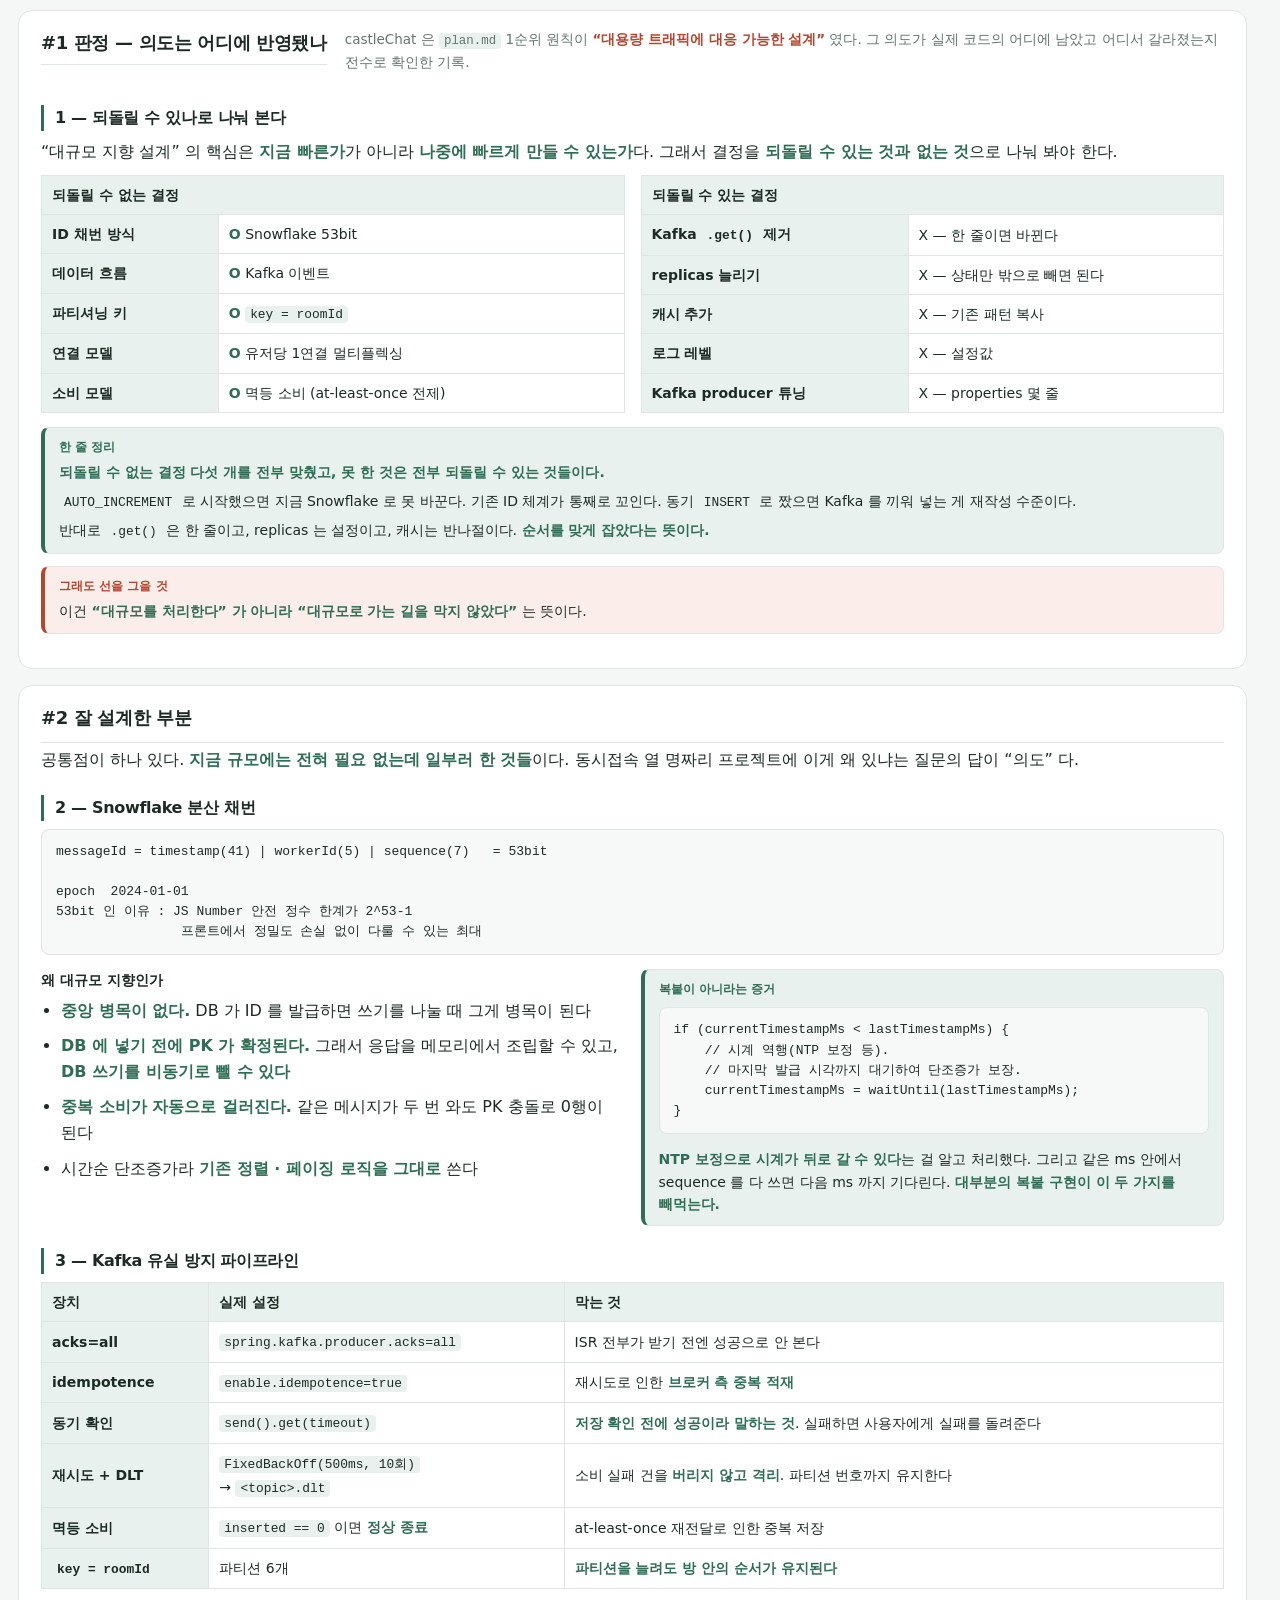
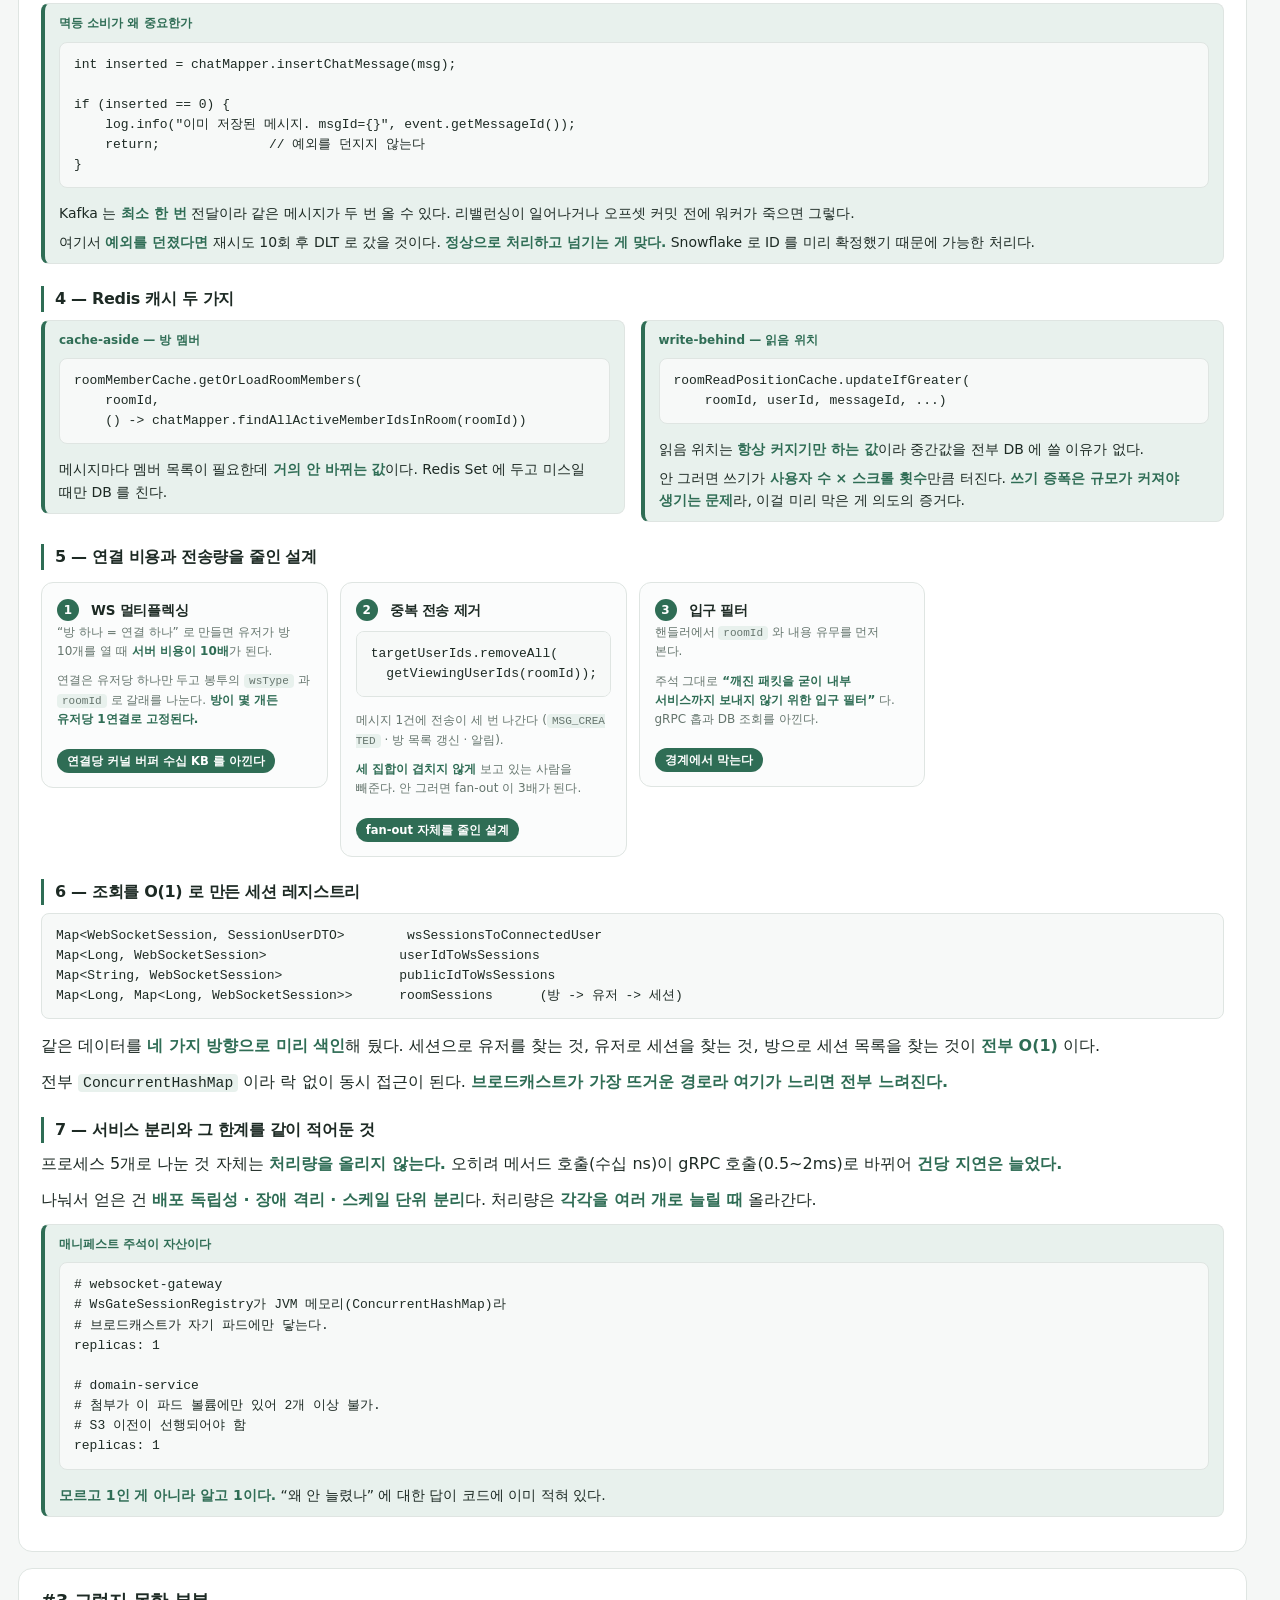
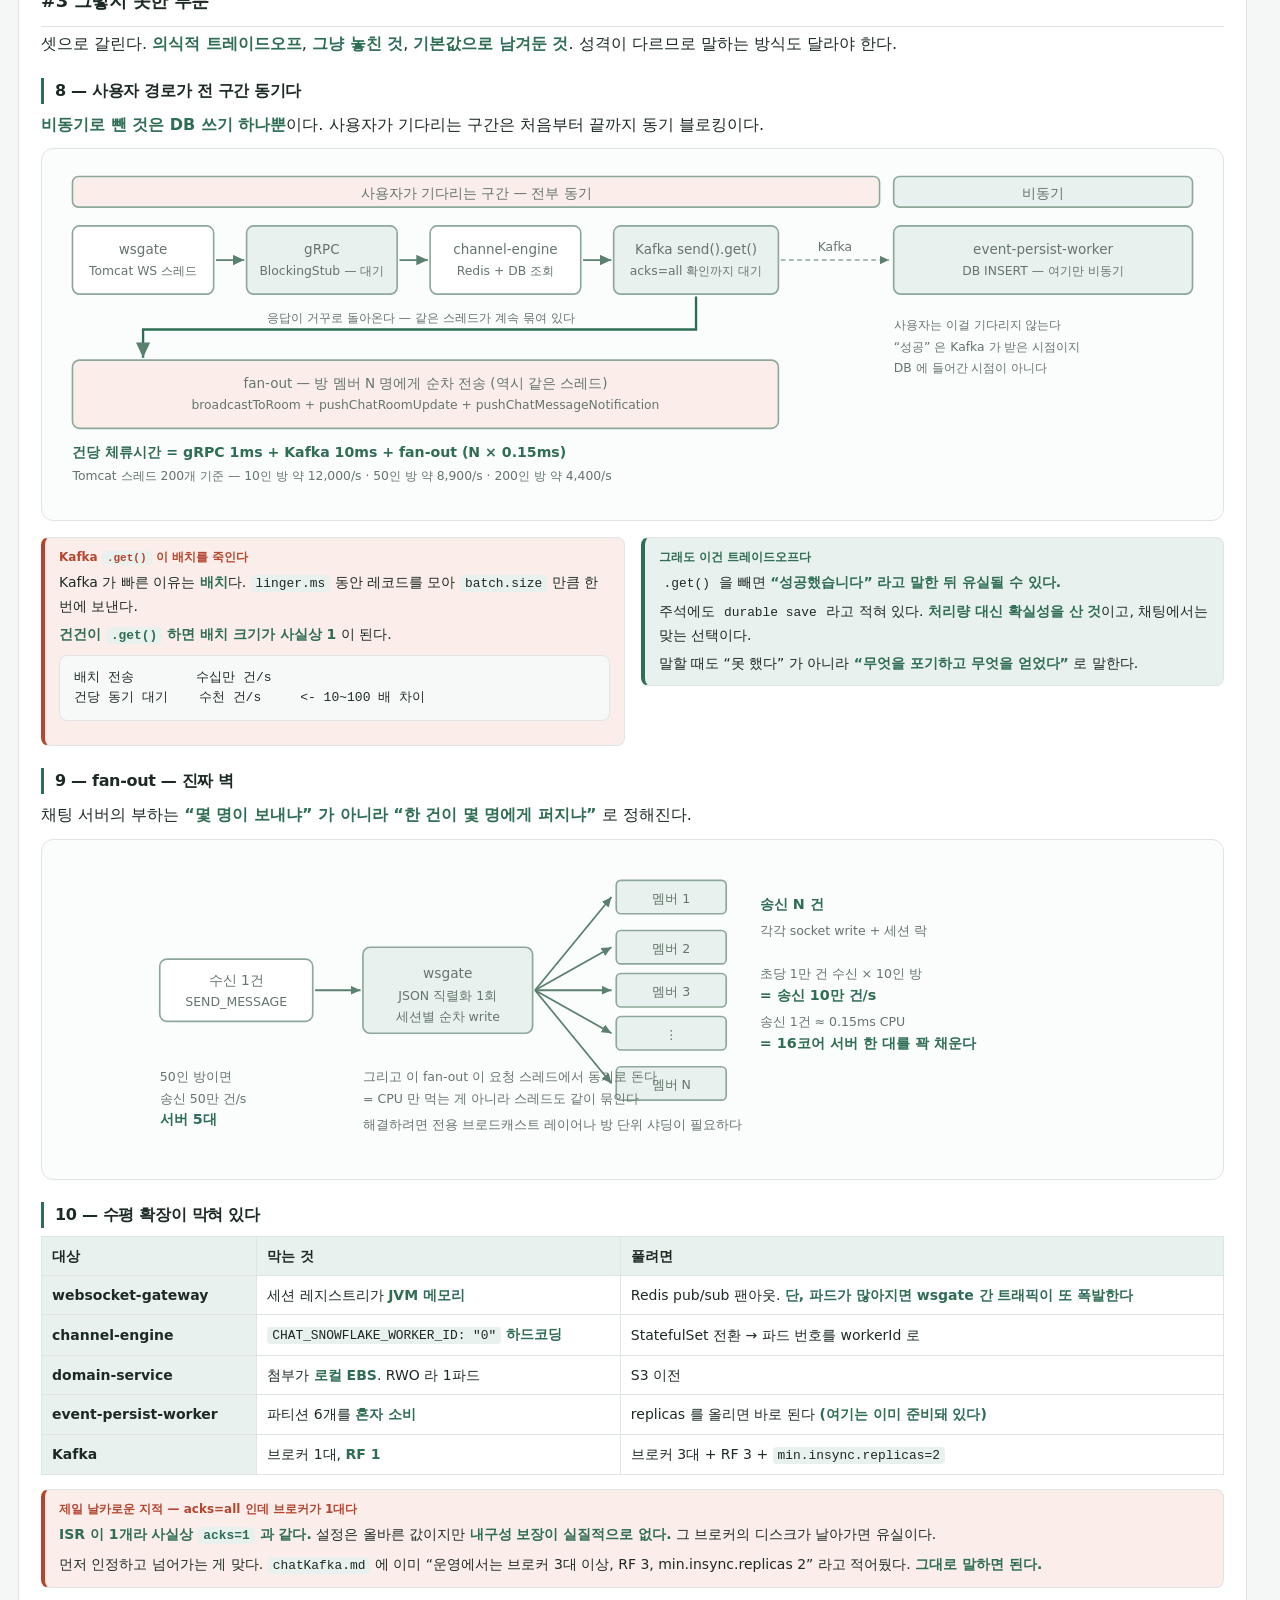
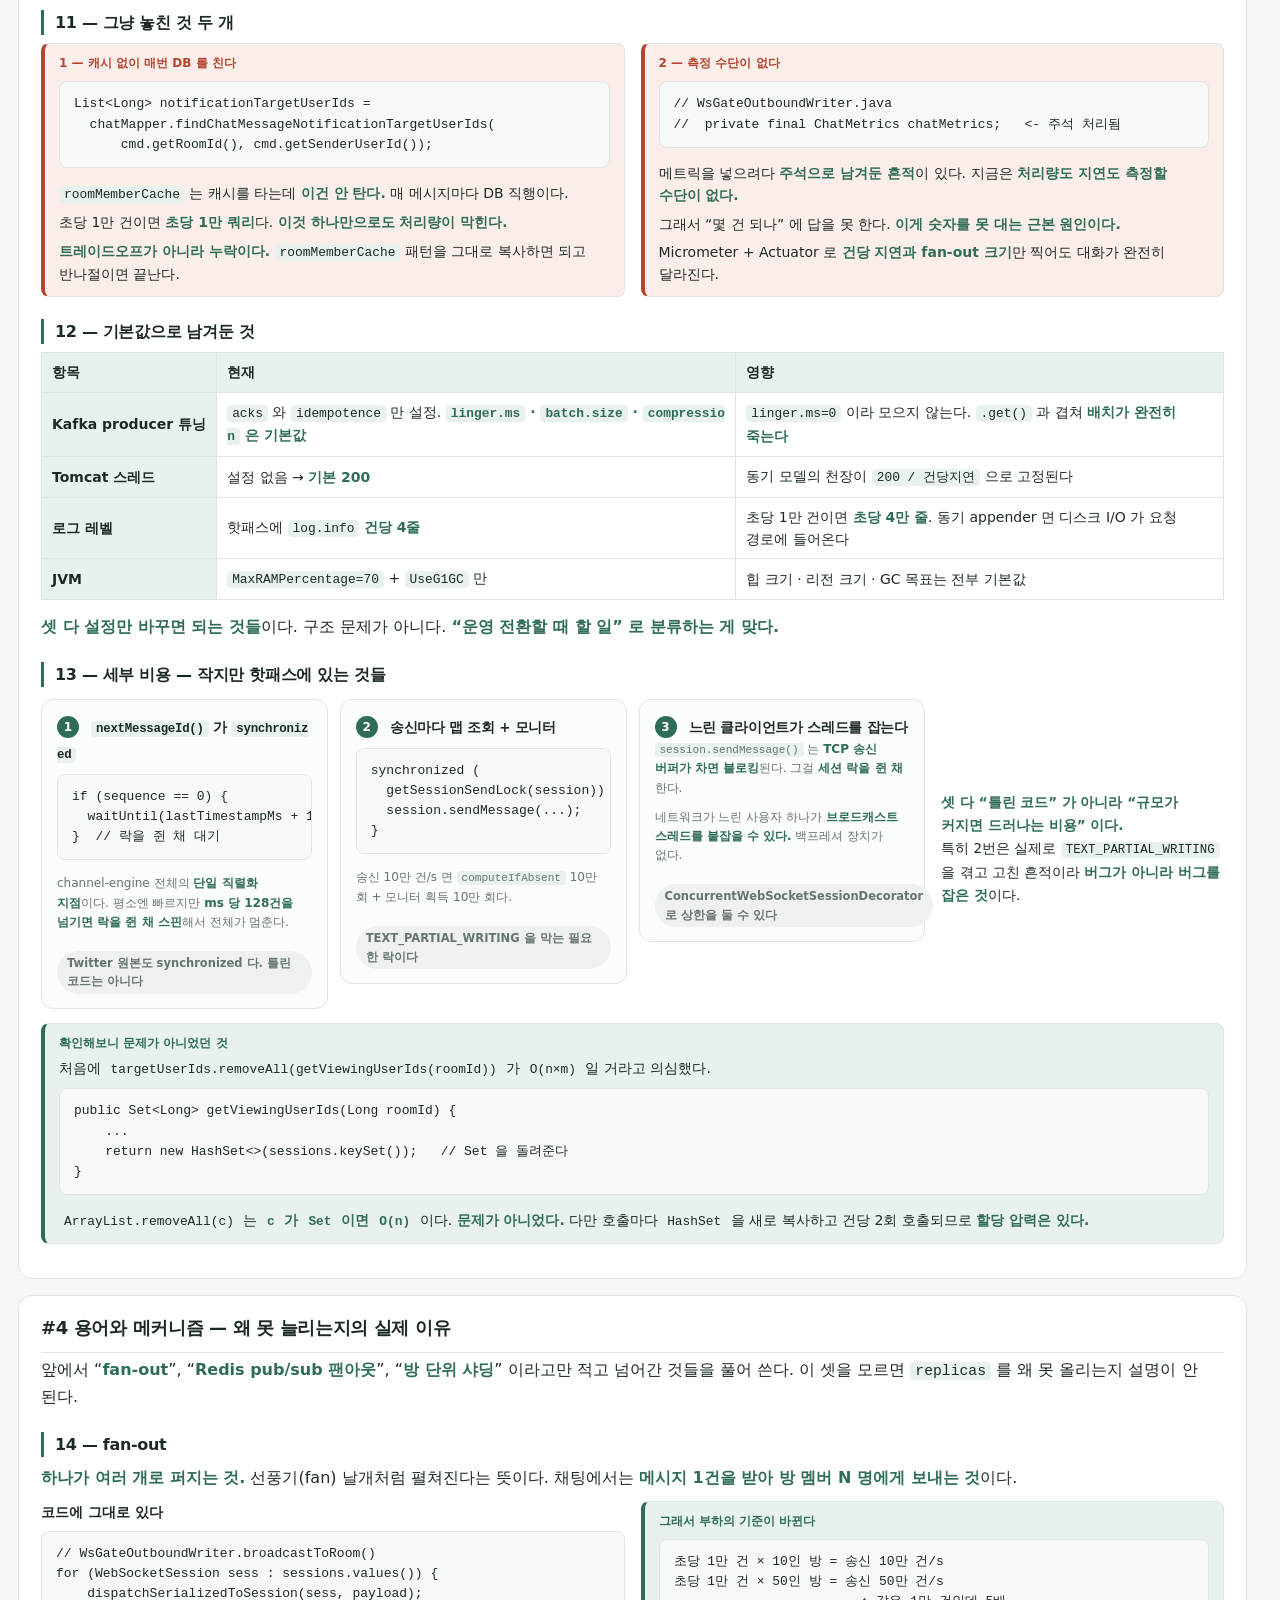
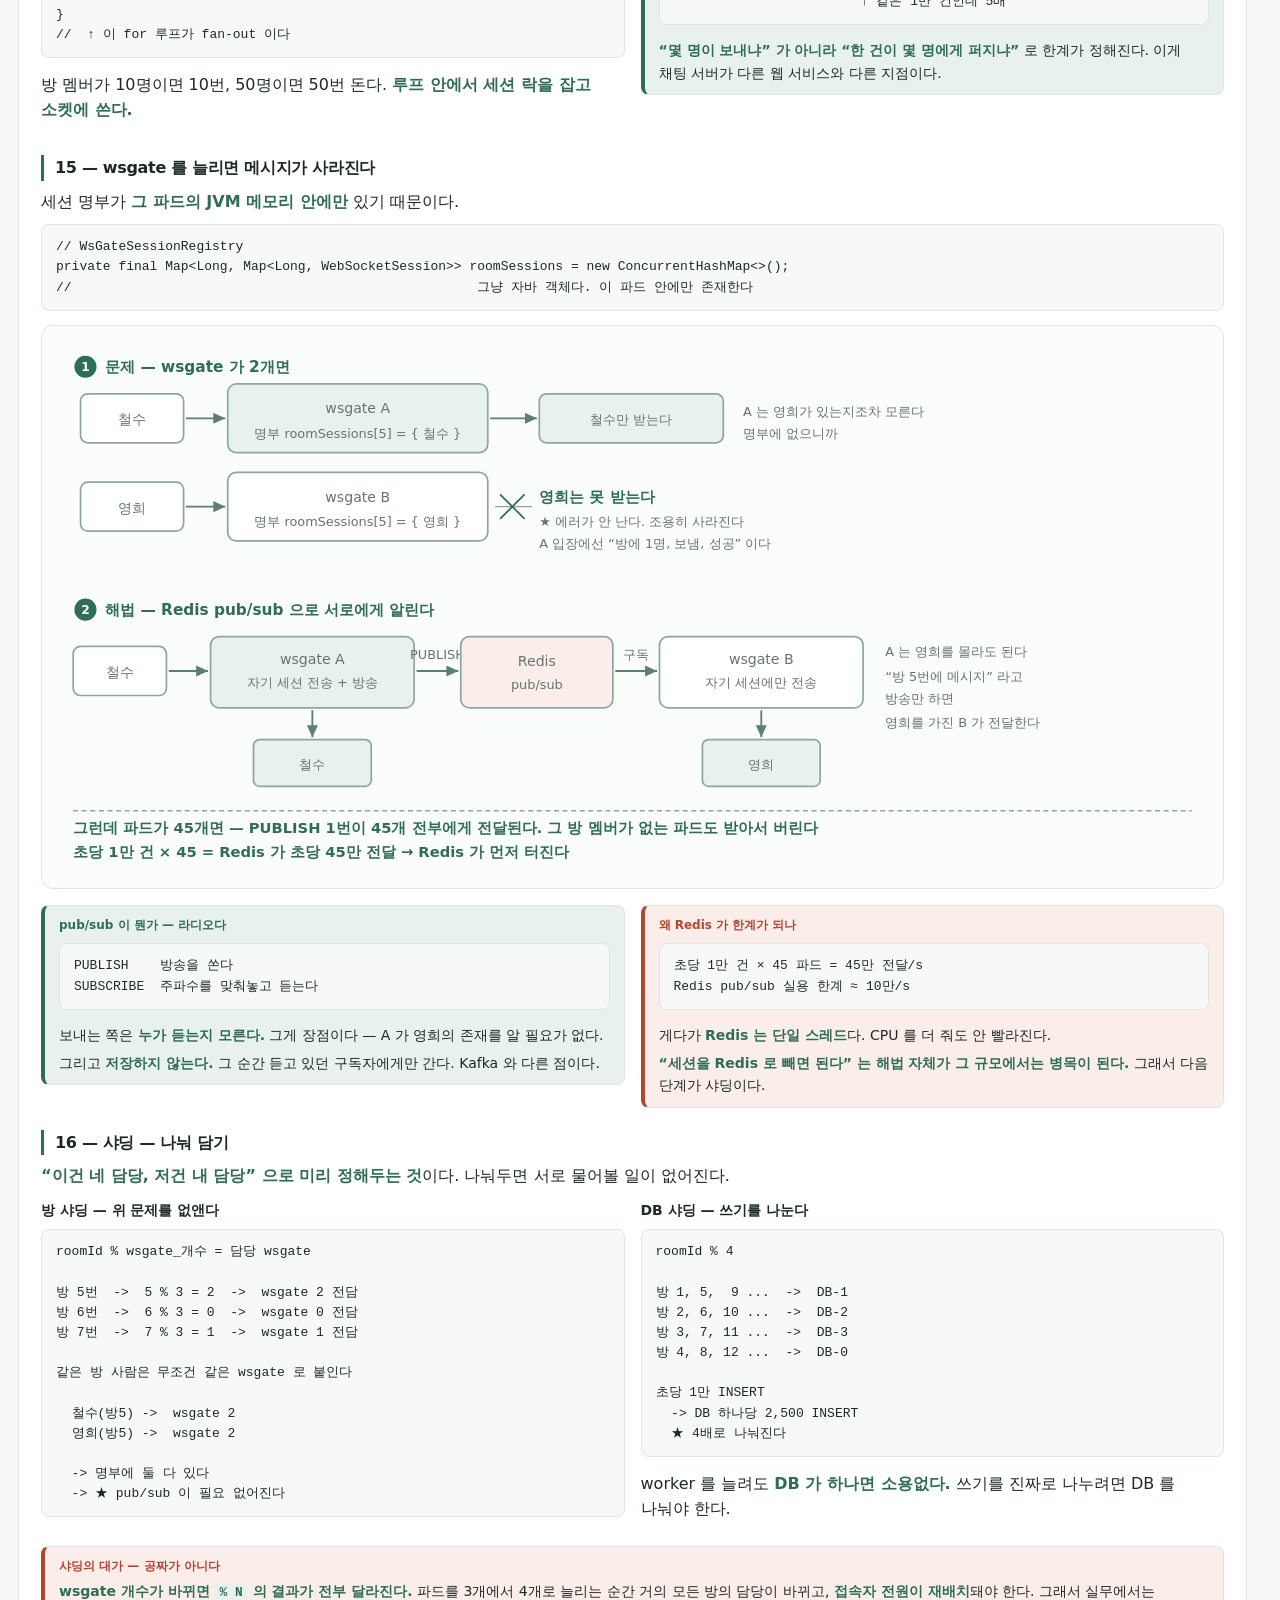
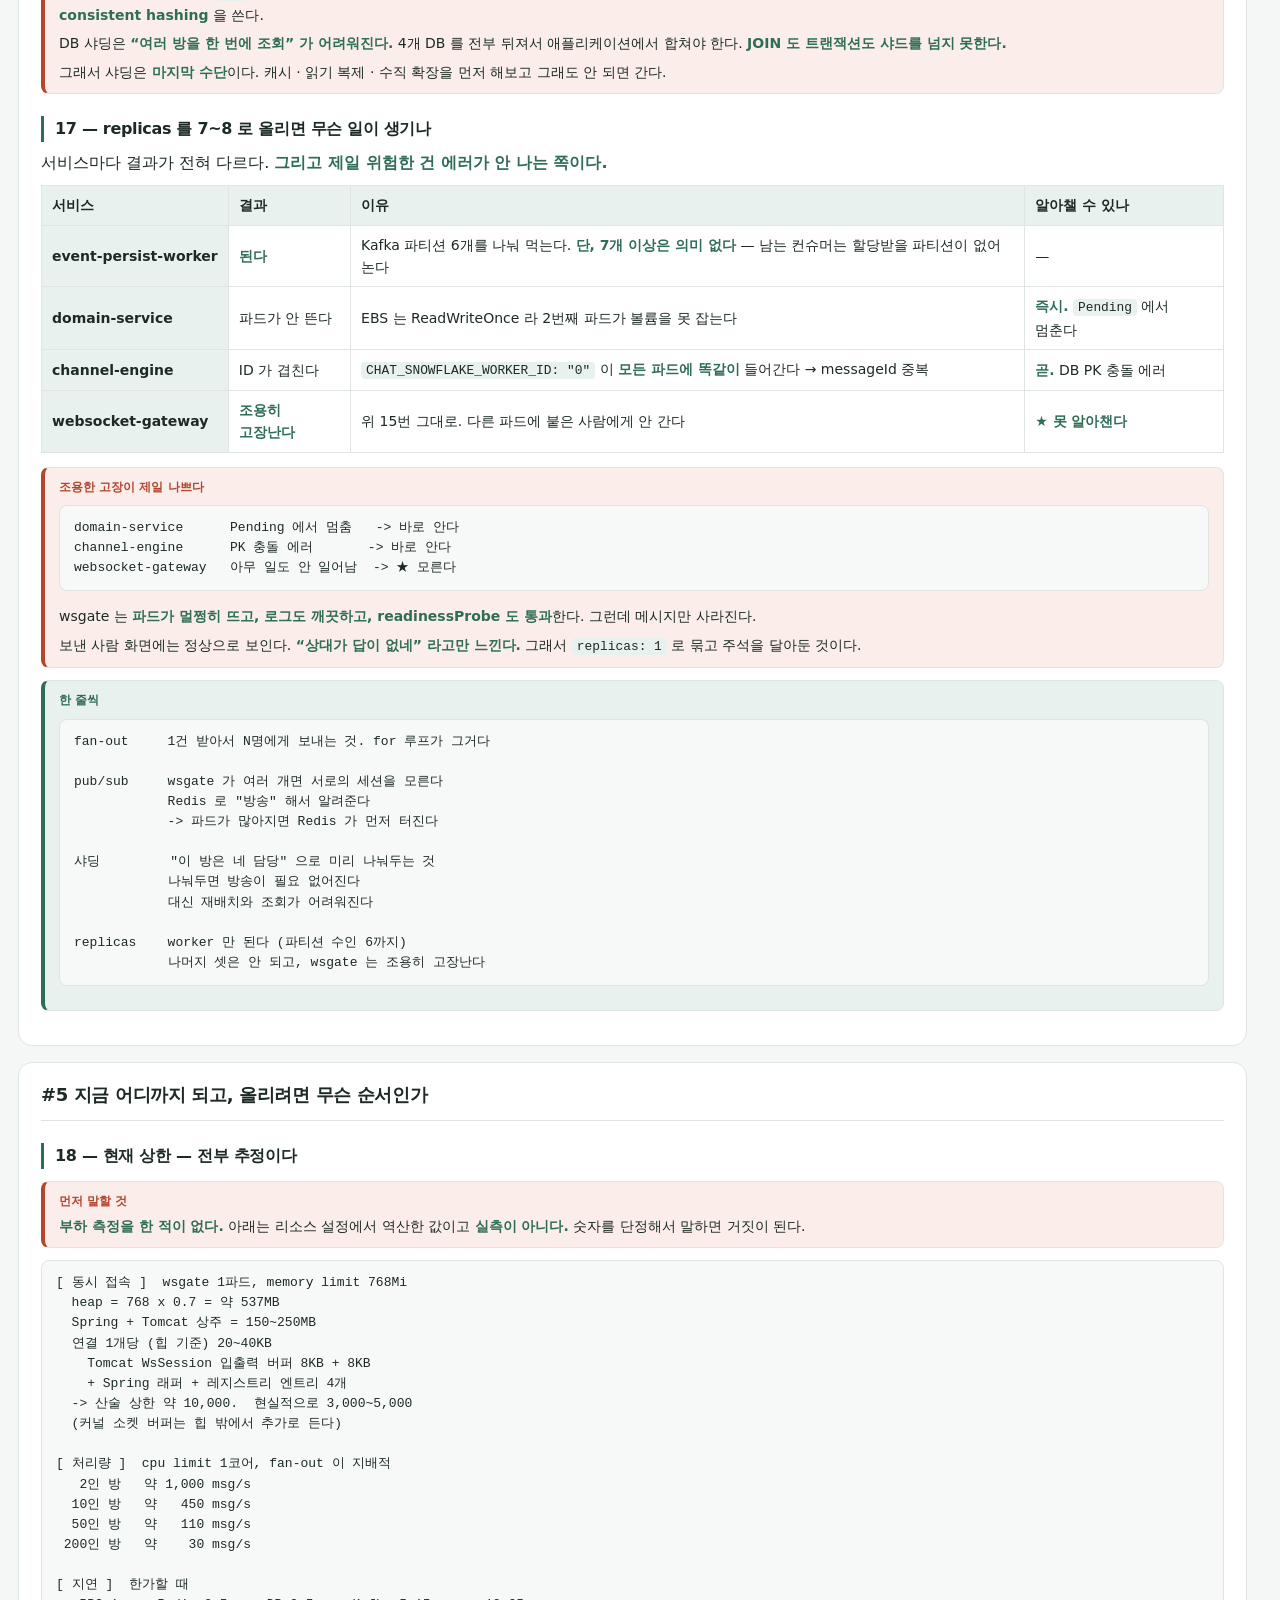
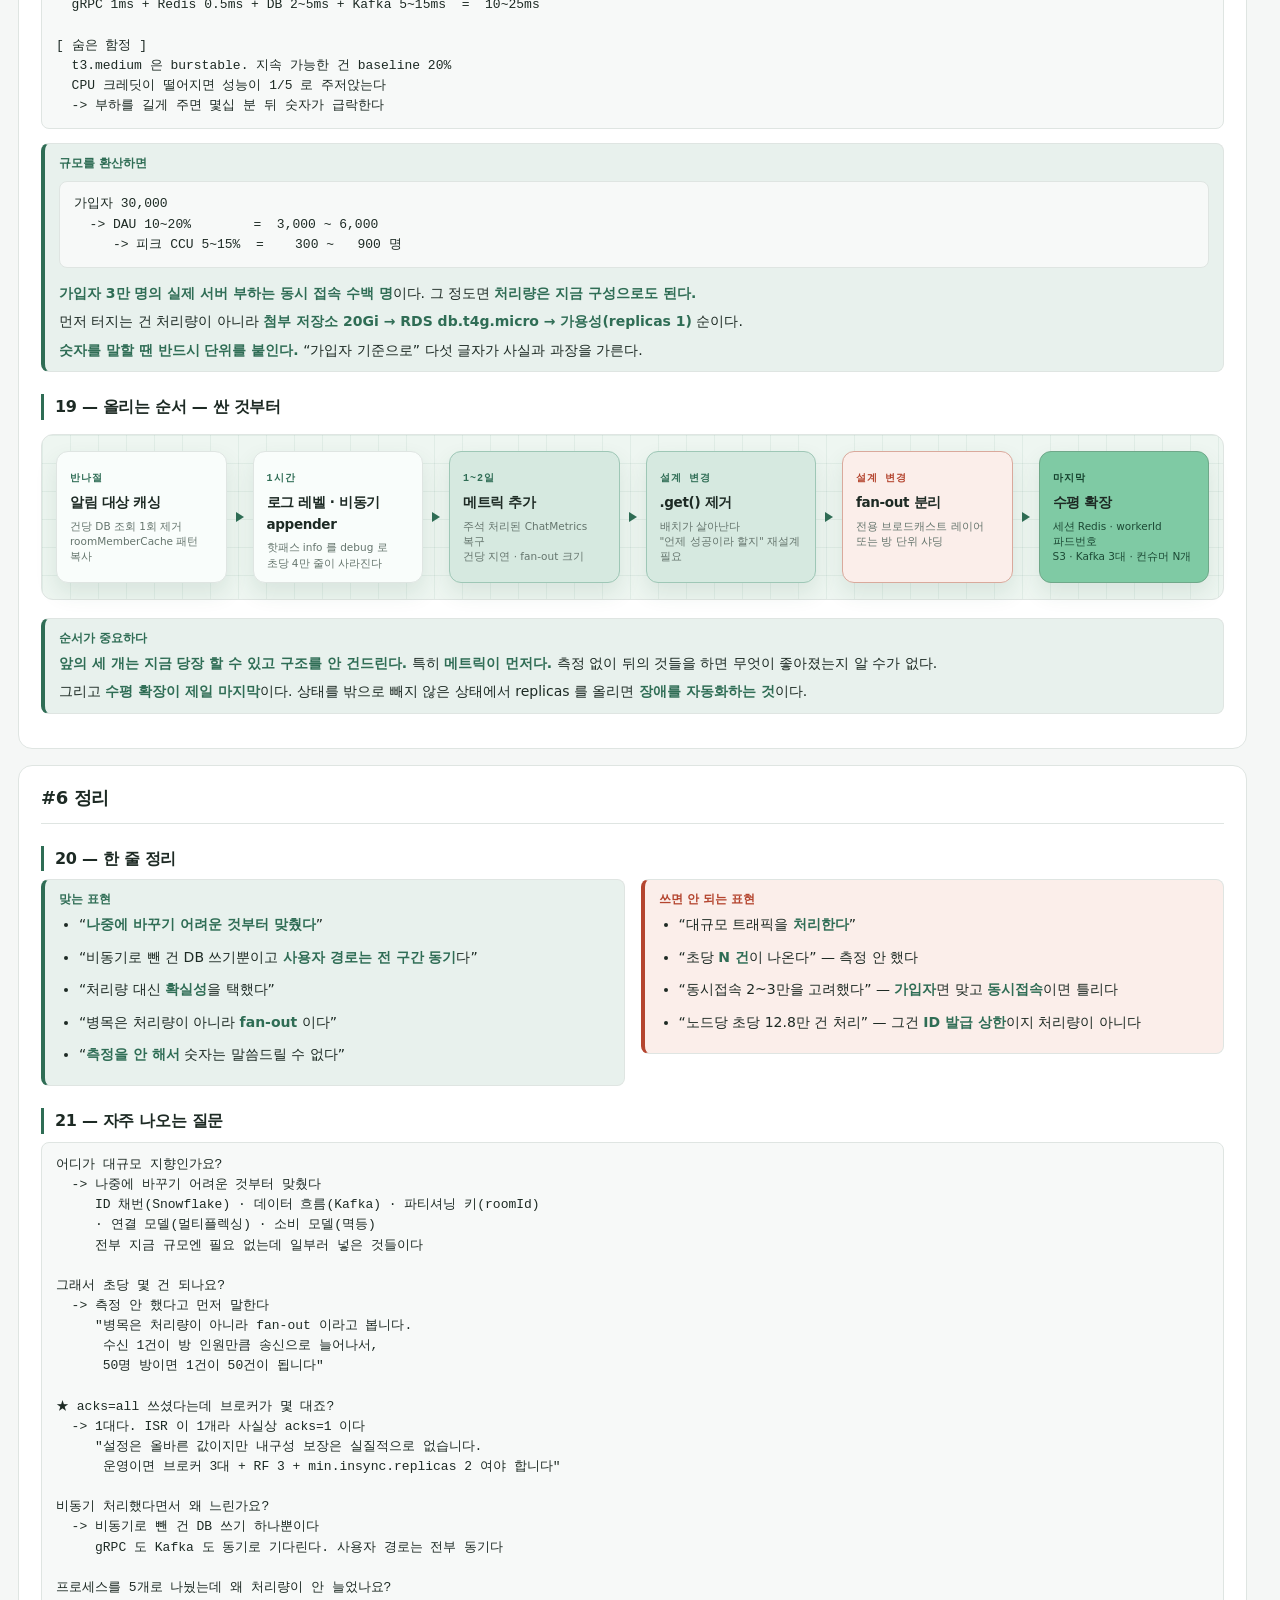
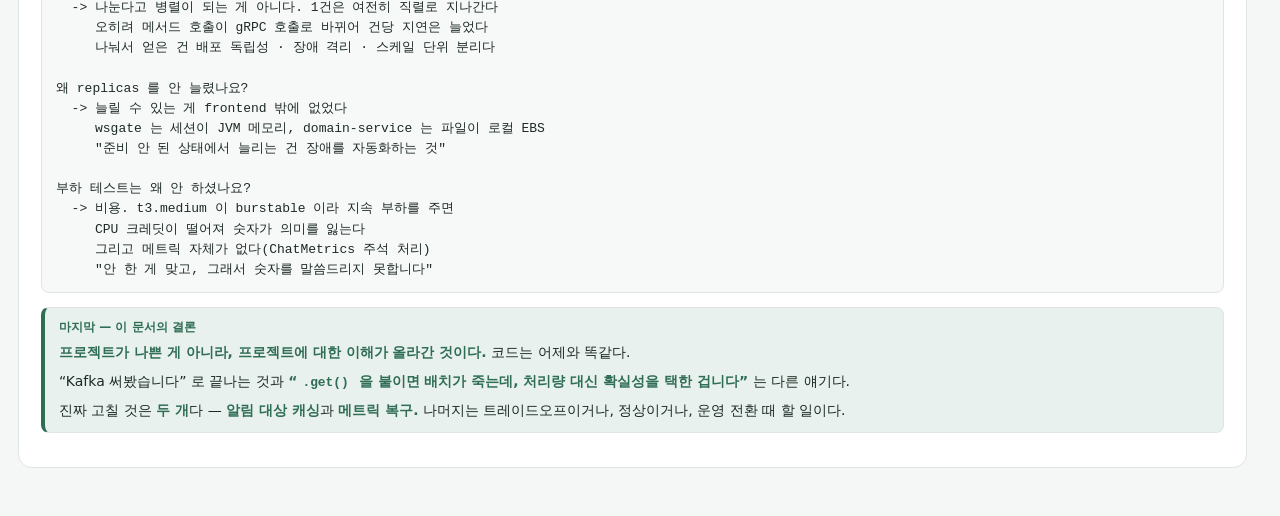
<file: scale.html>
<!DOCTYPE html>
<html lang="ko">

<head>
    <meta charset="utf-8">
    <meta name="viewport" content="width=device-width, initial-scale=1">
    <title>대규모 지향 피드백 &middot; 백엔드 공부</title>
    <link rel="icon" type="image/svg+xml" href="data:image/svg+xml,%3Csvg%20xmlns%3D%27http%3A%2F%2Fwww.w3.org%2F2000%2Fsvg%27%20viewBox%3D%270%200%2032%2032%27%3E%3Crect%20width%3D%2732%27%20height%3D%2732%27%20rx%3D%277%27%20fill%3D%27%232f6d55%27%2F%3E%3Cg%20fill%3D%27%23ffffff%27%3E%3Crect%20x%3D%277%27%20y%3D%276%27%20width%3D%2718%27%20height%3D%276%27%20rx%3D%272%27%2F%3E%3Crect%20x%3D%277%27%20y%3D%2713%27%20width%3D%2718%27%20height%3D%276%27%20rx%3D%272%27%2F%3E%3Crect%20x%3D%277%27%20y%3D%2720%27%20width%3D%2718%27%20height%3D%276%27%20rx%3D%272%27%2F%3E%3C%2Fg%3E%3Cg%20fill%3D%27%232f6d55%27%3E%3Ccircle%20cx%3D%2710.6%27%20cy%3D%279%27%20r%3D%271.3%27%2F%3E%3Ccircle%20cx%3D%2710.6%27%20cy%3D%2716%27%20r%3D%271.3%27%2F%3E%3Ccircle%20cx%3D%2710.6%27%20cy%3D%2723%27%20r%3D%271.3%27%2F%3E%3C%2Fg%3E%3C%2Fsvg%3E">
    <link rel="stylesheet" href="./style.css">
</head>

<body class="note-page">
    <main class="note-flow">

        <!-- =====================================================
             #1 판정 틀
             ===================================================== -->
        <section class="note">
            <div class="head-row head-h2">
                <h2>#1 판정 &mdash; 의도는 어디에 반영됐나</h2>
                <p class="head-note">castleChat 은 <code>plan.md</code> 1순위 원칙이
                    <strong class="danger">&ldquo;대용량 트래픽에 대응 가능한 설계&rdquo;</strong> 였다.
                    그 의도가 실제 코드의 어디에 남았고 어디서 갈라졌는지 전수로 확인한 기록.</p>
            </div>

            <h3>1 &mdash; 되돌릴 수 있나로 나눠 본다</h3>
            <p>&ldquo;대규모 지향 설계&rdquo; 의 핵심은 <em>지금 빠른가</em>가 아니라
                <em>나중에 빠르게 만들 수 있는가</em>다.
                그래서 결정을 <em>되돌릴 수 있는 것과 없는 것</em>으로 나눠 봐야 한다.</p>

            <div class="side-by-side">
                <div class="scroll-x">
                    <table>
                        <tr>
                            <th colspan="2">되돌릴 수 없는 결정</th>
                        </tr>
                        <tr>
                            <th>ID 채번 방식</th>
                            <td><em>O</em> Snowflake 53bit</td>
                        </tr>
                        <tr>
                            <th>데이터 흐름</th>
                            <td><em>O</em> Kafka 이벤트</td>
                        </tr>
                        <tr>
                            <th>파티셔닝 키</th>
                            <td><em>O</em> <code>key = roomId</code></td>
                        </tr>
                        <tr>
                            <th>연결 모델</th>
                            <td><em>O</em> 유저당 1연결 멀티플렉싱</td>
                        </tr>
                        <tr>
                            <th>소비 모델</th>
                            <td><em>O</em> 멱등 소비 (at-least-once 전제)</td>
                        </tr>
                    </table>
                </div>
                <div class="scroll-x">
                    <table>
                        <tr>
                            <th colspan="2">되돌릴 수 있는 결정</th>
                        </tr>
                        <tr>
                            <th>Kafka <code>.get()</code> 제거</th>
                            <td>X &mdash; 한 줄이면 바뀐다</td>
                        </tr>
                        <tr>
                            <th>replicas 늘리기</th>
                            <td>X &mdash; 상태만 밖으로 빼면 된다</td>
                        </tr>
                        <tr>
                            <th>캐시 추가</th>
                            <td>X &mdash; 기존 패턴 복사</td>
                        </tr>
                        <tr>
                            <th>로그 레벨</th>
                            <td>X &mdash; 설정값</td>
                        </tr>
                        <tr>
                            <th>Kafka producer 튜닝</th>
                            <td>X &mdash; properties 몇 줄</td>
                        </tr>
                    </table>
                </div>
            </div>

            <div class="callout">
                <span class="tag">한 줄 정리</span>
                <p><em>되돌릴 수 없는 결정 다섯 개를 전부 맞췄고,
                    못 한 것은 전부 되돌릴 수 있는 것들이다.</em></p>
                <p><code>AUTO_INCREMENT</code> 로 시작했으면 지금 Snowflake 로 못 바꾼다.
                    기존 ID 체계가 통째로 꼬인다.
                    동기 <code>INSERT</code> 로 짰으면 Kafka 를 끼워 넣는 게 재작성 수준이다.</p>
                <p>반대로 <code>.get()</code> 은 한 줄이고, replicas 는 설정이고,
                    캐시는 반나절이다. <em>순서를 맞게 잡았다는 뜻이다.</em></p>
            </div>

            <div class="callout bad">
                <span class="tag">그래도 선을 그을 것</span>
                <p>이건 <em>&ldquo;대규모를 처리한다&rdquo; 가 아니라
                    &ldquo;대규모로 가는 길을 막지 않았다&rdquo;</em> 는 뜻이다.</p>
            </div>
        </section>

        <!-- =====================================================
             #2 잘 설계한 부분
             ===================================================== -->
        <section class="note">
            <h2>#2 잘 설계한 부분</h2>
            <p>공통점이 하나 있다. <em>지금 규모에는 전혀 필요 없는데 일부러 한 것들</em>이다.
                동시접속 열 명짜리 프로젝트에 이게 왜 있냐는 질문의 답이 &ldquo;의도&rdquo; 다.</p>

            <h3>2 &mdash; Snowflake 분산 채번</h3>
            <pre class="code"><code>messageId = timestamp(41) | workerId(5) | sequence(7)   = 53bit

epoch  2024-01-01
53bit 인 이유 : JS Number 안전 정수 한계가 2^53-1
                프론트에서 정밀도 손실 없이 다룰 수 있는 최대</code></pre>

            <div class="side-by-side">
                <div>
                    <h4>왜 대규모 지향인가</h4>
                    <ul>
                        <li><em>중앙 병목이 없다.</em> DB 가 ID 를 발급하면
                            쓰기를 나눌 때 그게 병목이 된다</li>
                        <li><em>DB 에 넣기 전에 PK 가 확정된다.</em>
                            그래서 응답을 메모리에서 조립할 수 있고,
                            <em>DB 쓰기를 비동기로 뺄 수 있다</em></li>
                        <li><em>중복 소비가 자동으로 걸러진다.</em>
                            같은 메시지가 두 번 와도 PK 충돌로 0행이 된다</li>
                        <li>시간순 단조증가라 <em>기존 정렬 &middot; 페이징 로직을 그대로</em> 쓴다</li>
                    </ul>
                </div>
                <div class="callout">
                    <span class="tag">복붙이 아니라는 증거</span>
                    <pre class="code"><code>if (currentTimestampMs &lt; lastTimestampMs) {
    // 시계 역행(NTP 보정 등).
    // 마지막 발급 시각까지 대기하여 단조증가 보장.
    currentTimestampMs = waitUntil(lastTimestampMs);
}</code></pre>
                    <p><em>NTP 보정으로 시계가 뒤로 갈 수 있다</em>는 걸 알고 처리했다.
                        그리고 같은 ms 안에서 sequence 를 다 쓰면
                        다음 ms 까지 기다린다.
                        <em>대부분의 복붙 구현이 이 두 가지를 빼먹는다.</em></p>
                </div>
            </div>

            <h3>3 &mdash; Kafka 유실 방지 파이프라인</h3>
            <div class="scroll-x">
                <table>
                    <tr>
                        <th>장치</th>
                        <th>실제 설정</th>
                        <th>막는 것</th>
                    </tr>
                    <tr>
                        <th>acks=all</th>
                        <td><code>spring.kafka.producer.acks=all</code></td>
                        <td>ISR 전부가 받기 전엔 성공으로 안 본다</td>
                    </tr>
                    <tr>
                        <th>idempotence</th>
                        <td><code>enable.idempotence=true</code></td>
                        <td>재시도로 인한 <em>브로커 측 중복 적재</em></td>
                    </tr>
                    <tr>
                        <th>동기 확인</th>
                        <td><code>send().get(timeout)</code></td>
                        <td><em>저장 확인 전에 성공이라 말하는 것</em>.
                            실패하면 사용자에게 실패를 돌려준다</td>
                    </tr>
                    <tr>
                        <th>재시도 + DLT</th>
                        <td><code>FixedBackOff(500ms, 10회)</code><br>
                            &rarr; <code>&lt;topic&gt;.dlt</code></td>
                        <td>소비 실패 건을 <em>버리지 않고 격리</em>.
                            파티션 번호까지 유지한다</td>
                    </tr>
                    <tr>
                        <th>멱등 소비</th>
                        <td><code>inserted == 0</code> 이면 <em>정상 종료</em></td>
                        <td>at-least-once 재전달로 인한 중복 저장</td>
                    </tr>
                    <tr>
                        <th><code>key = roomId</code></th>
                        <td>파티션 6개</td>
                        <td><em>파티션을 늘려도 방 안의 순서가 유지된다</em></td>
                    </tr>
                </table>
            </div>

            <div class="callout">
                <span class="tag">멱등 소비가 왜 중요한가</span>
                <pre class="code"><code>int inserted = chatMapper.insertChatMessage(msg);

if (inserted == 0) {
    log.info("이미 저장된 메시지. msgId={}", event.getMessageId());
    return;              // 예외를 던지지 않는다
}</code></pre>
                <p>Kafka 는 <em>최소 한 번</em> 전달이라 같은 메시지가 두 번 올 수 있다.
                    리밸런싱이 일어나거나 오프셋 커밋 전에 워커가 죽으면 그렇다.</p>
                <p>여기서 <em>예외를 던졌다면</em> 재시도 10회 후 DLT 로 갔을 것이다.
                    <em>정상으로 처리하고 넘기는 게 맞다.</em>
                    Snowflake 로 ID 를 미리 확정했기 때문에 가능한 처리다.</p>
            </div>

            <h3>4 &mdash; Redis 캐시 두 가지</h3>
            <div class="side-by-side">
                <div class="callout">
                    <span class="tag">cache-aside &mdash; 방 멤버</span>
                    <pre class="code"><code>roomMemberCache.getOrLoadRoomMembers(
    roomId,
    () -&gt; chatMapper.findAllActiveMemberIdsInRoom(roomId))</code></pre>
                    <p>메시지마다 멤버 목록이 필요한데 <em>거의 안 바뀌는 값</em>이다.
                        Redis Set 에 두고 미스일 때만 DB 를 친다.</p>
                </div>
                <div class="callout">
                    <span class="tag">write-behind &mdash; 읽음 위치</span>
                    <pre class="code"><code>roomReadPositionCache.updateIfGreater(
    roomId, userId, messageId, ...)</code></pre>
                    <p>읽음 위치는 <em>항상 커지기만 하는 값</em>이라
                        중간값을 전부 DB 에 쓸 이유가 없다.</p>
                    <p>안 그러면 쓰기가
                        <em>사용자 수 &times; 스크롤 횟수</em>만큼 터진다.
                        <em>쓰기 증폭은 규모가 커져야 생기는 문제</em>라,
                        이걸 미리 막은 게 의도의 증거다.</p>
                </div>
            </div>

            <h3>5 &mdash; 연결 비용과 전송량을 줄인 설계</h3>
            <div class="trio">
                <div class="kind">
                    <span class="kind-no">1</span>
                    <h4>WS 멀티플렉싱</h4>
                    <p class="kind-desc">&ldquo;방 하나 = 연결 하나&rdquo; 로 만들면
                        유저가 방 10개를 열 때 <em>서버 비용이 10배</em>가 된다.</p>
                    <p class="kind-desc">연결은 유저당 하나만 두고
                        봉투의 <code>wsType</code> 과 <code>roomId</code> 로 갈래를 나눈다.
                        <em>방이 몇 개든 유저당 1연결로 고정된다.</em></p>
                    <span class="kind-tag on">연결당 커널 버퍼 수십 KB 를 아낀다</span>
                </div>
                <div class="kind">
                    <span class="kind-no">2</span>
                    <h4>중복 전송 제거</h4>
                    <pre class="code"><code>targetUserIds.removeAll(
  getViewingUserIds(roomId));</code></pre>
                    <p class="kind-desc">메시지 1건에 전송이 세 번 나간다
                        (<code>MSG_CREATED</code> &middot; 방 목록 갱신 &middot; 알림).</p>
                    <p class="kind-desc"><em>세 집합이 겹치지 않게</em>
                        보고 있는 사람을 빼준다.
                        안 그러면 fan-out 이 3배가 된다.</p>
                    <span class="kind-tag on">fan-out 자체를 줄인 설계</span>
                </div>
                <div class="kind">
                    <span class="kind-no">3</span>
                    <h4>입구 필터</h4>
                    <p class="kind-desc">핸들러에서 <code>roomId</code> 와
                        내용 유무를 먼저 본다.</p>
                    <p class="kind-desc">주석 그대로
                        <em>&ldquo;깨진 패킷을 굳이 내부 서비스까지 보내지 않기 위한
                        입구 필터&rdquo;</em> 다.
                        gRPC 홉과 DB 조회를 아낀다.</p>
                    <span class="kind-tag on">경계에서 막는다</span>
                </div>
            </div>

            <h3>6 &mdash; 조회를 O(1) 로 만든 세션 레지스트리</h3>
            <pre class="code"><code>Map&lt;WebSocketSession, SessionUserDTO&gt;        wsSessionsToConnectedUser
Map&lt;Long, WebSocketSession&gt;                 userIdToWsSessions
Map&lt;String, WebSocketSession&gt;               publicIdToWsSessions
Map&lt;Long, Map&lt;Long, WebSocketSession&gt;&gt;      roomSessions      (방 -&gt; 유저 -&gt; 세션)</code></pre>
            <p>같은 데이터를 <em>네 가지 방향으로 미리 색인</em>해 뒀다.
                세션으로 유저를 찾는 것, 유저로 세션을 찾는 것,
                방으로 세션 목록을 찾는 것이 <em>전부 O(1)</em> 이다.</p>
            <p>전부 <code>ConcurrentHashMap</code> 이라 락 없이 동시 접근이 된다.
                <em>브로드캐스트가 가장 뜨거운 경로라 여기가 느리면 전부 느려진다.</em></p>

            <h3>7 &mdash; 서비스 분리와 그 한계를 같이 적어둔 것</h3>
            <p>프로세스 5개로 나눈 것 자체는 <em>처리량을 올리지 않는다.</em>
                오히려 메서드 호출(수십 ns)이 gRPC 호출(0.5~2ms)로 바뀌어 <em>건당 지연은 늘었다.</em></p>
            <p>나눠서 얻은 건 <em>배포 독립성 &middot; 장애 격리 &middot; 스케일 단위 분리</em>다.
                처리량은 <em>각각을 여러 개로 늘릴 때</em> 올라간다.</p>
            <div class="callout">
                <span class="tag">매니페스트 주석이 자산이다</span>
                <pre class="code"><code># websocket-gateway
# WsGateSessionRegistry가 JVM 메모리(ConcurrentHashMap)라
# 브로드캐스트가 자기 파드에만 닿는다.
replicas: 1

# domain-service
# 첨부가 이 파드 볼륨에만 있어 2개 이상 불가.
# S3 이전이 선행되어야 함
replicas: 1</code></pre>
                <p><em>모르고 1인 게 아니라 알고 1이다.</em>
                    &ldquo;왜 안 늘렸나&rdquo; 에 대한 답이 코드에 이미 적혀 있다.</p>
            </div>
        </section>

        <!-- =====================================================
             #3 그렇지 못한 부분
             ===================================================== -->
        <section class="note">
            <h2>#3 그렇지 못한 부분</h2>
            <p>셋으로 갈린다. <em>의식적 트레이드오프</em>, <em>그냥 놓친 것</em>,
                <em>기본값으로 남겨둔 것</em>. 성격이 다르므로 말하는 방식도 달라야 한다.</p>

            <h3>8 &mdash; 사용자 경로가 전 구간 동기다</h3>
            <p><em>비동기로 뺀 것은 DB 쓰기 하나뿐</em>이다.
                사용자가 기다리는 구간은 처음부터 끝까지 동기 블로킹이다.</p>

            <div class="cdiag full">
                <svg viewBox="0 0 980 300" role="img"
                    aria-label="사용자 요청 경로는 gRPC 와 Kafka 를 동기로 기다리고 브로드캐스트까지 같은 스레드에서 수행한다. 비동기인 것은 워커의 DB INSERT 뿐이다">
                    <defs>
                        <marker id="sa" markerWidth="8" markerHeight="8" refX="6.5" refY="3"
                            orient="auto" markerUnits="strokeWidth">
                            <path d="M 0 0 L 6.5 3 L 0 6 z" class="ahead" />
                        </marker>
                    </defs>

                    <!-- 구간 라벨 -->
                    <rect x="14" y="20" width="686" height="26" rx="5" class="bd dat" />
                    <text x="357" y="38" text-anchor="middle" class="sm">
                        사용자가 기다리는 구간 &mdash; 전부 동기</text>
                    <rect x="712" y="20" width="254" height="26" rx="5" class="bd cmd" />
                    <text x="839" y="38" text-anchor="middle" class="sm">비동기</text>

                    <!-- 동기 박스들 -->
                    <rect x="14" y="62" width="120" height="58" rx="6" class="bd fillw" />
                    <text x="74" y="86" text-anchor="middle" class="sm">wsgate</text>
                    <text x="74" y="104" text-anchor="middle" class="xs">Tomcat WS 스레드</text>
                    <path d="M 136 91 H 160" class="ln" marker-end="url(#sa)" />

                    <rect x="162" y="62" width="128" height="58" rx="6" class="bd fillt" />
                    <text x="226" y="86" text-anchor="middle" class="sm">gRPC</text>
                    <text x="226" y="104" text-anchor="middle" class="xs">BlockingStub &mdash; 대기</text>
                    <path d="M 292 91 H 316" class="ln" marker-end="url(#sa)" />

                    <rect x="318" y="62" width="128" height="58" rx="6" class="bd fillw" />
                    <text x="382" y="86" text-anchor="middle" class="sm">channel-engine</text>
                    <text x="382" y="104" text-anchor="middle" class="xs">Redis + DB 조회</text>
                    <path d="M 448 91 H 472" class="ln" marker-end="url(#sa)" />

                    <rect x="474" y="62" width="140" height="58" rx="6" class="bd fillt" />
                    <text x="544" y="86" text-anchor="middle" class="sm">Kafka send().get()</text>
                    <text x="544" y="104" text-anchor="middle" class="xs">acks=all 확인까지 대기</text>

                    <!-- 되돌아와서 fan-out -->
                    <path d="M 544 122 V 150 H 74 V 174" class="bus" marker-end="url(#sa)" />
                    <text x="310" y="144" text-anchor="middle" class="xs">
                        응답이 거꾸로 돌아온다 &mdash; 같은 스레드가 계속 묶여 있다</text>

                    <rect x="14" y="176" width="600" height="58" rx="6" class="bd dat" />
                    <text x="314" y="200" text-anchor="middle" class="sm">
                        fan-out &mdash; 방 멤버 N 명에게 순차 전송 (역시 같은 스레드)</text>
                    <text x="314" y="218" text-anchor="middle" class="xs">
                        broadcastToRoom + pushChatRoomUpdate + pushChatMessageNotification</text>

                    <text x="14" y="258" class="lbl">
                        건당 체류시간 = gRPC 1ms + Kafka 10ms + fan-out (N &times; 0.15ms)</text>
                    <text x="14" y="278" class="xs">
                        Tomcat 스레드 200개 기준 &mdash; 10인 방 약 12,000/s &middot;
                        50인 방 약 8,900/s &middot; 200인 방 약 4,400/s</text>

                    <!-- 비동기 쪽 -->
                    <path d="M 616 91 H 708" class="cell" stroke-dasharray="4 3"
                        marker-end="url(#sa)" />
                    <text x="662" y="83" text-anchor="middle" class="xs">Kafka</text>

                    <rect x="712" y="62" width="254" height="58" rx="6" class="bd cmd" />
                    <text x="839" y="86" text-anchor="middle" class="sm">event-persist-worker</text>
                    <text x="839" y="104" text-anchor="middle" class="xs">DB INSERT &mdash; 여기만 비동기</text>

                    <text x="712" y="150" class="xs">사용자는 이걸 기다리지 않는다</text>
                    <text x="712" y="168" class="xs">&ldquo;성공&rdquo; 은 Kafka 가 받은 시점이지</text>
                    <text x="712" y="186" class="xs">DB 에 들어간 시점이 아니다</text>
                </svg>
            </div>

            <div class="side-by-side">
                <div class="callout bad">
                    <span class="tag">Kafka <code>.get()</code> 이 배치를 죽인다</span>
                    <p>Kafka 가 빠른 이유는 <em>배치</em>다.
                        <code>linger.ms</code> 동안 레코드를 모아
                        <code>batch.size</code> 만큼 한 번에 보낸다.</p>
                    <p><em>건건이 <code>.get()</code> 하면 배치 크기가 사실상 1</em> 이 된다.</p>
                    <pre class="code"><code>배치 전송        수십만 건/s
건당 동기 대기    수천 건/s     <- 10~100 배 차이</code></pre>
                </div>
                <div class="callout">
                    <span class="tag">그래도 이건 트레이드오프다</span>
                    <p><code>.get()</code> 을 빼면
                        <em>&ldquo;성공했습니다&rdquo; 라고 말한 뒤 유실될 수 있다.</em></p>
                    <p>주석에도 <code>durable save</code> 라고 적혀 있다.
                        <em>처리량 대신 확실성을 산 것</em>이고,
                        채팅에서는 맞는 선택이다.</p>
                    <p>말할 때도 &ldquo;못 했다&rdquo; 가 아니라
                        <em>&ldquo;무엇을 포기하고 무엇을 얻었다&rdquo;</em> 로 말한다.</p>
                </div>
            </div>

            <h3>9 &mdash; fan-out &mdash; 진짜 벽</h3>
            <p>채팅 서버의 부하는 <em>&ldquo;몇 명이 보내냐&rdquo; 가 아니라
                &ldquo;한 건이 몇 명에게 퍼지냐&rdquo;</em> 로 정해진다.</p>

            <div class="cdiag wide">
                <svg viewBox="0 0 820 260" role="img"
                    aria-label="수신 1건이 방 멤버 수만큼의 송신으로 늘어난다">
                    <defs>
                        <marker id="sb" markerWidth="7" markerHeight="7" refX="5.5" refY="2.5"
                            orient="auto" markerUnits="strokeWidth">
                            <path d="M 0 0 L 5.5 2.5 L 0 5 z" class="ahead" />
                        </marker>
                    </defs>

                    <rect x="14" y="88" width="128" height="52" rx="6" class="bd fillw" />
                    <text x="78" y="110" text-anchor="middle" class="sm">수신 1건</text>
                    <text x="78" y="127" text-anchor="middle" class="xs">SEND_MESSAGE</text>
                    <path d="M 144 114 H 182" class="ln" marker-end="url(#sb)" />

                    <rect x="184" y="78" width="142" height="72" rx="6" class="bd fillt" />
                    <text x="255" y="104" text-anchor="middle" class="sm">wsgate</text>
                    <text x="255" y="122" text-anchor="middle" class="xs">JSON 직렬화 1회</text>
                    <text x="255" y="140" text-anchor="middle" class="xs">세션별 순차 write</text>

                    <!-- N 갈래 -->
                    <path d="M 328 114 L 392 36" class="ln" marker-end="url(#sb)" />
                    <path d="M 328 114 L 392 78" class="ln" marker-end="url(#sb)" />
                    <path d="M 328 114 L 392 114" class="ln" marker-end="url(#sb)" />
                    <path d="M 328 114 L 392 150" class="ln" marker-end="url(#sb)" />
                    <path d="M 328 114 L 392 192" class="ln" marker-end="url(#sb)" />

                    <rect x="396" y="22" width="92" height="28" rx="4" class="bd cmd" />
                    <text x="442" y="41" text-anchor="middle" class="xs">멤버 1</text>
                    <rect x="396" y="64" width="92" height="28" rx="4" class="bd cmd" />
                    <text x="442" y="83" text-anchor="middle" class="xs">멤버 2</text>
                    <rect x="396" y="100" width="92" height="28" rx="4" class="bd cmd" />
                    <text x="442" y="119" text-anchor="middle" class="xs">멤버 3</text>
                    <rect x="396" y="136" width="92" height="28" rx="4" class="bd cmd" />
                    <text x="442" y="155" text-anchor="middle" class="xs">&#8942;</text>
                    <rect x="396" y="178" width="92" height="28" rx="4" class="bd cmd" />
                    <text x="442" y="197" text-anchor="middle" class="xs">멤버 N</text>

                    <text x="516" y="46" class="lbl">송신 N 건</text>
                    <text x="516" y="68" class="xs">각각 socket write + 세션 락</text>

                    <text x="516" y="104" class="xs">초당 1만 건 수신 &times; 10인 방</text>
                    <text x="516" y="122" class="lbl">= 송신 10만 건/s</text>
                    <text x="516" y="144" class="xs">송신 1건 ≈ 0.15ms CPU</text>
                    <text x="516" y="162" class="lbl">= 16코어 서버 한 대를 꽉 채운다</text>

                    <text x="14" y="190" class="xs">50인 방이면</text>
                    <text x="14" y="208" class="xs">송신 50만 건/s</text>
                    <text x="14" y="226" class="lbl">서버 5대</text>

                    <text x="184" y="190" class="xs">
                        그리고 이 fan-out 이 요청 스레드에서 동기로 돈다</text>
                    <text x="184" y="208" class="xs">
                        = CPU 만 먹는 게 아니라 스레드도 같이 묶인다</text>
                    <text x="184" y="230" class="xs">
                        해결하려면 전용 브로드캐스트 레이어나 방 단위 샤딩이 필요하다</text>
                </svg>
            </div>

            <h3>10 &mdash; 수평 확장이 막혀 있다</h3>
            <div class="scroll-x">
                <table>
                    <tr>
                        <th>대상</th>
                        <th>막는 것</th>
                        <th>풀려면</th>
                    </tr>
                    <tr>
                        <th>websocket-gateway</th>
                        <td>세션 레지스트리가 <em>JVM 메모리</em></td>
                        <td>Redis pub/sub 팬아웃.
                            <em>단, 파드가 많아지면 wsgate 간 트래픽이 또 폭발한다</em></td>
                    </tr>
                    <tr>
                        <th>channel-engine</th>
                        <td><code>CHAT_SNOWFLAKE_WORKER_ID: "0"</code>
                            <em>하드코딩</em></td>
                        <td>StatefulSet 전환 &rarr; 파드 번호를 workerId 로</td>
                    </tr>
                    <tr>
                        <th>domain-service</th>
                        <td>첨부가 <em>로컬 EBS</em>. RWO 라 1파드</td>
                        <td>S3 이전</td>
                    </tr>
                    <tr>
                        <th>event-persist-worker</th>
                        <td>파티션 6개를 <em>혼자 소비</em></td>
                        <td>replicas 를 올리면 바로 된다
                            <em>(여기는 이미 준비돼 있다)</em></td>
                    </tr>
                    <tr>
                        <th>Kafka</th>
                        <td>브로커 1대, <em>RF 1</em></td>
                        <td>브로커 3대 + RF 3 + <code>min.insync.replicas=2</code></td>
                    </tr>
                </table>
            </div>

            <div class="callout bad">
                <span class="tag">제일 날카로운 지적 &mdash; acks=all 인데 브로커가 1대다</span>
                <p><em>ISR 이 1개라 사실상 <code>acks=1</code> 과 같다.</em>
                    설정은 올바른 값이지만 <em>내구성 보장이 실질적으로 없다.</em>
                    그 브로커의 디스크가 날아가면 유실이다.</p>
                <p>먼저 인정하고 넘어가는 게 맞다.
                    <code>chatKafka.md</code> 에 이미 &ldquo;운영에서는 브로커 3대 이상,
                    RF 3, min.insync.replicas 2&rdquo; 라고 적어뒀다. <em>그대로 말하면 된다.</em></p>
            </div>

            <h3>11 &mdash; 그냥 놓친 것 두 개</h3>
            <div class="side-by-side">
                <div class="callout bad">
                    <span class="tag">1 &mdash; 캐시 없이 매번 DB 를 친다</span>
                    <pre class="code"><code>List&lt;Long&gt; notificationTargetUserIds =
  chatMapper.findChatMessageNotificationTargetUserIds(
      cmd.getRoomId(), cmd.getSenderUserId());</code></pre>
                    <p><code>roomMemberCache</code> 는 캐시를 타는데
                        <em>이건 안 탄다.</em> 매 메시지마다 DB 직행이다.</p>
                    <p>초당 1만 건이면 <em>초당 1만 쿼리</em>다.
                        <em>이것 하나만으로도 처리량이 막힌다.</em></p>
                    <p><em>트레이드오프가 아니라 누락이다.</em>
                        <code>roomMemberCache</code> 패턴을 그대로 복사하면 되고
                        반나절이면 끝난다.</p>
                </div>
                <div class="callout bad">
                    <span class="tag">2 &mdash; 측정 수단이 없다</span>
                    <pre class="code"><code>// WsGateOutboundWriter.java
//	private final ChatMetrics chatMetrics;   &lt;- 주석 처리됨</code></pre>
                    <p>메트릭을 넣으려다 <em>주석으로 남겨둔 흔적</em>이 있다.
                        지금은 <em>처리량도 지연도 측정할 수단이 없다.</em></p>
                    <p>그래서 &ldquo;몇 건 되나&rdquo; 에 답을 못 한다.
                        <em>이게 숫자를 못 대는 근본 원인이다.</em></p>
                    <p>Micrometer + Actuator 로 <em>건당 지연과 fan-out 크기</em>만
                        찍어도 대화가 완전히 달라진다.</p>
                </div>
            </div>

            <h3>12 &mdash; 기본값으로 남겨둔 것</h3>
            <div class="scroll-x">
                <table>
                    <tr>
                        <th>항목</th>
                        <th>현재</th>
                        <th>영향</th>
                    </tr>
                    <tr>
                        <th>Kafka producer 튜닝</th>
                        <td><code>acks</code> 와 <code>idempotence</code> 만 설정.
                            <em><code>linger.ms</code> &middot; <code>batch.size</code> &middot;
                            <code>compression</code> 은 기본값</em></td>
                        <td><code>linger.ms=0</code> 이라 모으지 않는다.
                            <code>.get()</code> 과 겹쳐 <em>배치가 완전히 죽는다</em></td>
                    </tr>
                    <tr>
                        <th>Tomcat 스레드</th>
                        <td>설정 없음 &rarr; <em>기본 200</em></td>
                        <td>동기 모델의 천장이 <code>200 / 건당지연</code> 으로 고정된다</td>
                    </tr>
                    <tr>
                        <th>로그 레벨</th>
                        <td>핫패스에 <code>log.info</code>
                            <em>건당 4줄</em></td>
                        <td>초당 1만 건이면 <em>초당 4만 줄</em>.
                            동기 appender 면 디스크 I/O 가 요청 경로에 들어온다</td>
                    </tr>
                    <tr>
                        <th>JVM</th>
                        <td><code>MaxRAMPercentage=70</code> +
                            <code>UseG1GC</code> 만</td>
                        <td>힙 크기 &middot; 리전 크기 &middot; GC 목표는 전부 기본값</td>
                    </tr>
                </table>
            </div>
            <p><em>셋 다 설정만 바꾸면 되는 것들</em>이다. 구조 문제가 아니다.
                <em>&ldquo;운영 전환할 때 할 일&rdquo; 로 분류하는 게 맞다.</em></p>

            <h3>13 &mdash; 세부 비용 &mdash; 작지만 핫패스에 있는 것들</h3>
            <div class="trio">
                <div class="kind">
                    <span class="kind-no">1</span>
                    <h4><code>nextMessageId()</code> 가 <code>synchronized</code></h4>
                    <pre class="code"><code>if (sequence == 0) {
  waitUntil(lastTimestampMs + 1);
}  // 락을 쥔 채 대기</code></pre>
                    <p class="kind-desc">channel-engine 전체의 <em>단일 직렬화 지점</em>이다.
                        평소엔 빠르지만 <em>ms 당 128건을 넘기면
                        락을 쥔 채 스핀</em>해서 전체가 멈춘다.</p>
                    <span class="kind-tag">Twitter 원본도 synchronized 다. 틀린 코드는 아니다</span>
                </div>
                <div class="kind">
                    <span class="kind-no">2</span>
                    <h4>송신마다 맵 조회 + 모니터</h4>
                    <pre class="code"><code>synchronized (
  getSessionSendLock(session)) {
  session.sendMessage(...);
}</code></pre>
                    <p class="kind-desc">송신 10만 건/s 면
                        <code>computeIfAbsent</code> 10만 회 +
                        모니터 획득 10만 회다.</p>
                    <span class="kind-tag">TEXT_PARTIAL_WRITING 을 막는 필요한 락이다</span>
                </div>
                <div class="kind">
                    <span class="kind-no">3</span>
                    <h4>느린 클라이언트가 스레드를 잡는다</h4>
                    <p class="kind-desc"><code>session.sendMessage()</code> 는
                        <em>TCP 송신 버퍼가 차면 블로킹</em>된다.
                        그걸 <em>세션 락을 쥔 채</em> 한다.</p>
                    <p class="kind-desc">네트워크가 느린 사용자 하나가
                        <em>브로드캐스트 스레드를 붙잡을 수 있다.</em>
                        백프레셔 장치가 없다.</p>
                    <span class="kind-tag">ConcurrentWebSocketSessionDecorator 로 상한을 둘 수 있다</span>
                </div>
                <p class="kind-note">
                    <em>셋 다 &ldquo;틀린 코드&rdquo; 가 아니라 &ldquo;규모가 커지면 드러나는 비용&rdquo; 이다.</em><br>
                    특히 2번은 실제로 <code>TEXT_PARTIAL_WRITING</code> 을 겪고 고친 흔적이라
                    <em>버그가 아니라 버그를 잡은 것</em>이다.
                </p>
            </div>

            <div class="callout">
                <span class="tag">확인해보니 문제가 아니었던 것</span>
                <p>처음에 <code>targetUserIds.removeAll(getViewingUserIds(roomId))</code> 가
                    <code>O(n&times;m)</code> 일 거라고 의심했다.</p>
                <pre class="code"><code>public Set&lt;Long&gt; getViewingUserIds(Long roomId) {
    ...
    return new HashSet&lt;&gt;(sessions.keySet());   // Set 을 돌려준다
}</code></pre>
                <p><code>ArrayList.removeAll(c)</code> 는 <em><code>c</code> 가 <code>Set</code> 이면
                    <code>O(n)</code></em> 이다. <em>문제가 아니었다.</em>
                    다만 호출마다 <code>HashSet</code> 을 새로 복사하고
                    건당 2회 호출되므로 <em>할당 압력은 있다.</em></p>
            </div>
        </section>

        <!-- =====================================================
             #4 용어와 메커니즘
             ===================================================== -->
        <section class="note">
            <h2>#4 용어와 메커니즘 &mdash; 왜 못 늘리는지의 실제 이유</h2>
            <p>앞에서 &ldquo;<em>fan-out</em>&rdquo;, &ldquo;<em>Redis pub/sub 팬아웃</em>&rdquo;,
                &ldquo;<em>방 단위 샤딩</em>&rdquo; 이라고만 적고 넘어간 것들을 풀어 쓴다.
                이 셋을 모르면 <code>replicas</code> 를 왜 못 올리는지 설명이 안 된다.</p>

            <h3>14 &mdash; fan-out</h3>
            <p><em>하나가 여러 개로 퍼지는 것.</em> 선풍기(fan) 날개처럼 펼쳐진다는 뜻이다.
                채팅에서는 <em>메시지 1건을 받아 방 멤버 N 명에게 보내는 것</em>이다.</p>

            <div class="side-by-side">
                <div>
                    <h4>코드에 그대로 있다</h4>
                    <pre class="code"><code>// WsGateOutboundWriter.broadcastToRoom()
for (WebSocketSession sess : sessions.values()) {
    dispatchSerializedToSession(sess, payload);
}
//  ↑ 이 for 루프가 fan-out 이다</code></pre>
                    <p>방 멤버가 10명이면 10번, 50명이면 50번 돈다.
                        <em>루프 안에서 세션 락을 잡고 소켓에 쓴다.</em></p>
                </div>
                <div class="callout">
                    <span class="tag">그래서 부하의 기준이 바뀐다</span>
                    <pre class="code"><code>초당 1만 건 × 10인 방 = 송신 10만 건/s
초당 1만 건 × 50인 방 = 송신 50만 건/s
                        ↑ 같은 1만 건인데 5배</code></pre>
                    <p><em>&ldquo;몇 명이 보내냐&rdquo; 가 아니라
                        &ldquo;한 건이 몇 명에게 퍼지냐&rdquo;</em> 로 한계가 정해진다.
                        이게 채팅 서버가 다른 웹 서비스와 다른 지점이다.</p>
                </div>
            </div>

            <h3>15 &mdash; wsgate 를 늘리면 메시지가 사라진다</h3>
            <p>세션 명부가 <em>그 파드의 JVM 메모리 안에만</em> 있기 때문이다.</p>

            <pre class="code"><code>// WsGateSessionRegistry
private final Map&lt;Long, Map&lt;Long, WebSocketSession&gt;&gt; roomSessions = new ConcurrentHashMap&lt;&gt;();
//                                                    그냥 자바 객체다. 이 파드 안에만 존재한다</code></pre>

            <div class="cdiag full">
                <svg viewBox="0 0 940 444" role="img"
                    aria-label="wsgate 가 두 개면 각자 자기 세션만 알아 다른 파드에 붙은 사람에게 메시지가 가지 않는다. Redis pub/sub 으로 방송하면 해결되지만 파드가 많아지면 Redis 가 병목이 된다">
                    <defs>
                        <marker id="ma" markerWidth="8" markerHeight="8" refX="6.5" refY="3"
                            orient="auto" markerUnits="strokeWidth">
                            <path d="M 0 0 L 6.5 3 L 0 6 z" class="ahead" />
                        </marker>
                    </defs>

                    <!-- ===== 1 문제 ===== -->
                    <circle cx="24" cy="30" r="9" class="num" />
                    <text x="24" y="33.5" class="numtxt" text-anchor="middle">1</text>
                    <text x="40" y="34" class="ttl">문제 &mdash; wsgate 가 2개면</text>

                    <rect x="20" y="52" width="84" height="40" rx="6" class="bd fillw" />
                    <text x="62" y="77" text-anchor="middle" class="sm">철수</text>
                    <path d="M 106 72 H 138" class="ln" marker-end="url(#ma)" />

                    <rect x="140" y="44" width="212" height="56" rx="7" class="bd fillt" />
                    <text x="246" y="68" text-anchor="middle" class="sm">wsgate A</text>
                    <text x="246" y="88" text-anchor="middle" class="xs">
                        명부 roomSessions[5] = { 철수 }</text>
                    <path d="M 354 72 H 392" class="ln" marker-end="url(#ma)" />

                    <rect x="394" y="52" width="150" height="40" rx="6" class="bd cmd" />
                    <text x="469" y="77" text-anchor="middle" class="xs">철수만 받는다</text>
                    <text x="560" y="70" class="xs">A 는 영희가 있는지조차 모른다</text>
                    <text x="560" y="88" class="xs">명부에 없으니까</text>

                    <rect x="20" y="124" width="84" height="40" rx="6" class="bd fillw" />
                    <text x="62" y="149" text-anchor="middle" class="sm">영희</text>
                    <path d="M 106 144 H 138" class="ln" marker-end="url(#ma)" />

                    <rect x="140" y="116" width="212" height="56" rx="7" class="bd fillw" />
                    <text x="246" y="140" text-anchor="middle" class="sm">wsgate B</text>
                    <text x="246" y="160" text-anchor="middle" class="xs">
                        명부 roomSessions[5] = { 영희 }</text>

                    <path d="M 358 144 H 388" class="cell" />
                    <path d="M 362 134 L 382 154 M 382 134 L 362 154" class="brace" />
                    <text x="394" y="140" class="lbl">영희는 못 받는다</text>
                    <text x="394" y="160" class="xs">★ 에러가 안 난다. 조용히 사라진다</text>
                    <text x="394" y="178" class="xs">
                        A 입장에선 &ldquo;방에 1명, 보냄, 성공&rdquo; 이다</text>

                    <!-- ===== 2 해법 ===== -->
                    <circle cx="24" cy="228" r="9" class="num" />
                    <text x="24" y="231.5" class="numtxt" text-anchor="middle">2</text>
                    <text x="40" y="232" class="ttl">해법 &mdash; Redis pub/sub 으로 서로에게 알린다</text>

                    <rect x="14" y="258" width="76" height="40" rx="6" class="bd fillw" />
                    <text x="52" y="283" text-anchor="middle" class="sm">철수</text>
                    <path d="M 92 278 H 124" class="ln" marker-end="url(#ma)" />

                    <rect x="126" y="250" width="166" height="58" rx="7" class="bd fillt" />
                    <text x="209" y="272" text-anchor="middle" class="sm">wsgate A</text>
                    <text x="209" y="291" text-anchor="middle" class="xs">
                        자기 세션 전송 + 방송</text>

                    <path d="M 209 310 V 332" class="ln" marker-end="url(#ma)" />
                    <rect x="161" y="334" width="96" height="38" rx="5" class="bd cmd" />
                    <text x="209" y="358" text-anchor="middle" class="xs">철수</text>

                    <path d="M 294 278 H 328" class="ln" marker-end="url(#ma)" />
                    <text x="311" y="268" text-anchor="middle" class="xs">PUBLISH</text>

                    <rect x="330" y="250" width="124" height="58" rx="7" class="bd dat" />
                    <text x="392" y="274" text-anchor="middle" class="sm">Redis</text>
                    <text x="392" y="293" text-anchor="middle" class="xs">pub/sub</text>

                    <path d="M 456 278 H 490" class="ln" marker-end="url(#ma)" />
                    <text x="473" y="268" text-anchor="middle" class="xs">구독</text>

                    <rect x="492" y="250" width="166" height="58" rx="7" class="bd fillw" />
                    <text x="575" y="272" text-anchor="middle" class="sm">wsgate B</text>
                    <text x="575" y="291" text-anchor="middle" class="xs">자기 세션에만 전송</text>

                    <path d="M 575 310 V 332" class="ln" marker-end="url(#ma)" />
                    <rect x="527" y="334" width="96" height="38" rx="5" class="bd cmd" />
                    <text x="575" y="358" text-anchor="middle" class="xs">영희</text>

                    <text x="676" y="266" class="xs">A 는 영희를 몰라도 된다</text>
                    <text x="676" y="286" class="xs">&ldquo;방 5번에 메시지&rdquo; 라고</text>
                    <text x="676" y="304" class="xs">방송만 하면</text>
                    <text x="676" y="324" class="xs">영희를 가진 B 가 전달한다</text>

                    <!-- ===== 3 그런데 ===== -->
                    <path d="M 14 392 H 926" class="cell" stroke-dasharray="4 3" />
                    <text x="14" y="410" class="lbl">
                        그런데 파드가 45개면 &mdash; PUBLISH 1번이 45개 전부에게 전달된다.
                        그 방 멤버가 없는 파드도 받아서 버린다</text>
                    <text x="14" y="430" class="lbl">
                        초당 1만 건 &times; 45 = Redis 가 초당 45만 전달 &rarr; Redis 가 먼저 터진다</text>
                </svg>
            </div>

            <div class="side-by-side">
                <div class="callout">
                    <span class="tag">pub/sub 이 뭔가 &mdash; 라디오다</span>
                    <pre class="code"><code>PUBLISH    방송을 쏜다
SUBSCRIBE  주파수를 맞춰놓고 듣는다</code></pre>
                    <p>보내는 쪽은 <em>누가 듣는지 모른다.</em>
                        그게 장점이다 &mdash; A 가 영희의 존재를 알 필요가 없다.</p>
                    <p>그리고 <em>저장하지 않는다.</em> 그 순간 듣고 있던 구독자에게만 간다.
                        Kafka 와 다른 점이다.</p>
                </div>
                <div class="callout bad">
                    <span class="tag">왜 Redis 가 한계가 되나</span>
                    <pre class="code"><code>초당 1만 건 × 45 파드 = 45만 전달/s
Redis pub/sub 실용 한계 ≈ 10만/s</code></pre>
                    <p>게다가 <em>Redis 는 단일 스레드</em>다.
                        CPU 를 더 줘도 안 빨라진다.</p>
                    <p><em>&ldquo;세션을 Redis 로 빼면 된다&rdquo; 는 해법 자체가
                        그 규모에서는 병목이 된다.</em>
                        그래서 다음 단계가 샤딩이다.</p>
                </div>
            </div>

            <h3>16 &mdash; 샤딩 &mdash; 나눠 담기</h3>
            <p><em>&ldquo;이건 네 담당, 저건 내 담당&rdquo; 으로 미리 정해두는 것</em>이다.
                나눠두면 서로 물어볼 일이 없어진다.</p>

            <div class="side-by-side">
                <div>
                    <h4>방 샤딩 &mdash; 위 문제를 없앤다</h4>
                    <pre class="code"><code>roomId % wsgate_개수 = 담당 wsgate

방 5번  ->  5 % 3 = 2  ->  wsgate 2 전담
방 6번  ->  6 % 3 = 0  ->  wsgate 0 전담
방 7번  ->  7 % 3 = 1  ->  wsgate 1 전담

같은 방 사람은 무조건 같은 wsgate 로 붙인다

  철수(방5) ->  wsgate 2
  영희(방5) ->  wsgate 2

  -> 명부에 둘 다 있다
  -> ★ pub/sub 이 필요 없어진다</code></pre>
                </div>
                <div>
                    <h4>DB 샤딩 &mdash; 쓰기를 나눈다</h4>
                    <pre class="code"><code>roomId % 4

방 1, 5,  9 ...  ->  DB-1
방 2, 6, 10 ...  ->  DB-2
방 3, 7, 11 ...  ->  DB-3
방 4, 8, 12 ...  ->  DB-0

초당 1만 INSERT
  -> DB 하나당 2,500 INSERT
  ★ 4배로 나눠진다</code></pre>
                    <p>worker 를 늘려도 <em>DB 가 하나면 소용없다.</em>
                        쓰기를 진짜로 나누려면 DB 를 나눠야 한다.</p>
                </div>
            </div>

            <div class="callout bad">
                <span class="tag">샤딩의 대가 &mdash; 공짜가 아니다</span>
                <p><em>wsgate 개수가 바뀌면 <code>% N</code> 의 결과가 전부 달라진다.</em>
                    파드를 3개에서 4개로 늘리는 순간 거의 모든 방의 담당이 바뀌고,
                    <em>접속자 전원이 재배치</em>돼야 한다.
                    그래서 실무에서는 <em>consistent hashing</em> 을 쓴다.</p>
                <p>DB 샤딩은 <em>&ldquo;여러 방을 한 번에 조회&rdquo; 가 어려워진다.</em>
                    4개 DB 를 전부 뒤져서 애플리케이션에서 합쳐야 한다.
                    <em>JOIN 도 트랜잭션도 샤드를 넘지 못한다.</em></p>
                <p>그래서 샤딩은 <em>마지막 수단</em>이다.
                    캐시 &middot; 읽기 복제 &middot; 수직 확장을 먼저 해보고 그래도 안 되면 간다.</p>
            </div>

            <h3>17 &mdash; replicas 를 7~8 로 올리면 무슨 일이 생기나</h3>
            <p>서비스마다 결과가 전혀 다르다. <em>그리고 제일 위험한 건 에러가 안 나는 쪽이다.</em></p>

            <div class="scroll-x">
                <table>
                    <tr>
                        <th>서비스</th>
                        <th>결과</th>
                        <th>이유</th>
                        <th>알아챌 수 있나</th>
                    </tr>
                    <tr>
                        <th>event-persist-worker</th>
                        <td><em>된다</em></td>
                        <td>Kafka 파티션 6개를 나눠 먹는다.
                            <em>단, 7개 이상은 의미 없다</em> &mdash;
                            남는 컨슈머는 할당받을 파티션이 없어 논다</td>
                        <td>&mdash;</td>
                    </tr>
                    <tr>
                        <th>domain-service</th>
                        <td>파드가 안 뜬다</td>
                        <td>EBS 는 ReadWriteOnce 라 2번째 파드가 볼륨을 못 잡는다</td>
                        <td><em>즉시.</em> <code>Pending</code> 에서 멈춘다</td>
                    </tr>
                    <tr>
                        <th>channel-engine</th>
                        <td>ID 가 겹친다</td>
                        <td><code>CHAT_SNOWFLAKE_WORKER_ID: "0"</code> 이
                            <em>모든 파드에 똑같이</em> 들어간다 &rarr; messageId 중복</td>
                        <td><em>곧.</em> DB PK 충돌 에러</td>
                    </tr>
                    <tr>
                        <th>websocket-gateway</th>
                        <td><em>조용히 고장난다</em></td>
                        <td>위 15번 그대로. 다른 파드에 붙은 사람에게 안 간다</td>
                        <td><em>★ 못 알아챈다</em></td>
                    </tr>
                </table>
            </div>

            <div class="callout bad">
                <span class="tag">조용한 고장이 제일 나쁘다</span>
                <pre class="code"><code>domain-service      Pending 에서 멈춤   -> 바로 안다
channel-engine      PK 충돌 에러       -> 바로 안다
websocket-gateway   아무 일도 안 일어남  -> ★ 모른다</code></pre>
                <p>wsgate 는 <em>파드가 멀쩡히 뜨고, 로그도 깨끗하고,
                    readinessProbe 도 통과</em>한다.
                    그런데 메시지만 사라진다.</p>
                <p>보낸 사람 화면에는 정상으로 보인다.
                    <em>&ldquo;상대가 답이 없네&rdquo; 라고만 느낀다.</em>
                    그래서 <code>replicas: 1</code> 로 묶고 주석을 달아둔 것이다.</p>
            </div>

            <div class="callout">
                <span class="tag">한 줄씩</span>
                <pre class="code"><code>fan-out     1건 받아서 N명에게 보내는 것. for 루프가 그거다

pub/sub     wsgate 가 여러 개면 서로의 세션을 모른다
            Redis 로 "방송" 해서 알려준다
            -> 파드가 많아지면 Redis 가 먼저 터진다

샤딩         "이 방은 네 담당" 으로 미리 나눠두는 것
            나눠두면 방송이 필요 없어진다
            대신 재배치와 조회가 어려워진다

replicas    worker 만 된다 (파티션 수인 6까지)
            나머지 셋은 안 되고, wsgate 는 조용히 고장난다</code></pre>
            </div>
        </section>

        <!-- =====================================================
             #5 숫자와 순서
             ===================================================== -->
        <section class="note">
            <h2>#5 지금 어디까지 되고, 올리려면 무슨 순서인가</h2>

            <h3>18 &mdash; 현재 상한 &mdash; 전부 추정이다</h3>
            <div class="callout bad">
                <span class="tag">먼저 말할 것</span>
                <p><em>부하 측정을 한 적이 없다.</em> 아래는 리소스 설정에서 역산한 값이고
                    <em>실측이 아니다.</em> 숫자를 단정해서 말하면 거짓이 된다.</p>
            </div>

            <pre class="code"><code>[ 동시 접속 ]  wsgate 1파드, memory limit 768Mi
  heap = 768 x 0.7 = 약 537MB
  Spring + Tomcat 상주 = 150~250MB
  연결 1개당 (힙 기준) 20~40KB
    Tomcat WsSession 입출력 버퍼 8KB + 8KB
    + Spring 래퍼 + 레지스트리 엔트리 4개
  -> 산술 상한 약 10,000.  현실적으로 3,000~5,000
  (커널 소켓 버퍼는 힙 밖에서 추가로 든다)

[ 처리량 ]  cpu limit 1코어, fan-out 이 지배적
   2인 방   약 1,000 msg/s
  10인 방   약   450 msg/s
  50인 방   약   110 msg/s
 200인 방   약    30 msg/s

[ 지연 ]  한가할 때
  gRPC 1ms + Redis 0.5ms + DB 2~5ms + Kafka 5~15ms  =  10~25ms

[ 숨은 함정 ]
  t3.medium 은 burstable. 지속 가능한 건 baseline 20%
  CPU 크레딧이 떨어지면 성능이 1/5 로 주저앉는다
  -> 부하를 길게 주면 몇십 분 뒤 숫자가 급락한다</code></pre>

            <div class="callout">
                <span class="tag">규모를 환산하면</span>
                <pre class="code"><code>가입자 30,000
  -> DAU 10~20%        =  3,000 ~ 6,000
     -> 피크 CCU 5~15%  =    300 ~   900 명</code></pre>
                <p><em>가입자 3만 명의 실제 서버 부하는 동시 접속 수백 명</em>이다.
                    그 정도면 <em>처리량은 지금 구성으로도 된다.</em></p>
                <p>먼저 터지는 건 처리량이 아니라
                    <em>첨부 저장소 20Gi &rarr; RDS db.t4g.micro &rarr; 가용성(replicas 1)</em> 순이다.</p>
                <p><em>숫자를 말할 땐 반드시 단위를 붙인다.</em>
                    &ldquo;가입자 기준으로&rdquo; 다섯 글자가 사실과 과장을 가른다.</p>
            </div>

            <h3>19 &mdash; 올리는 순서 &mdash; 싼 것부터</h3>
            <div class="route">
                <div class="rnode">
                    <span class="rnode-type">반나절</span>
                    <strong>알림 대상 캐싱</strong>
                    <small>건당 DB 조회 1회 제거<br>roomMemberCache 패턴 복사</small>
                </div>
                <div class="rnode">
                    <span class="rnode-type">1시간</span>
                    <strong>로그 레벨 &middot; 비동기 appender</strong>
                    <small>핫패스 info 를 debug 로<br>초당 4만 줄이 사라진다</small>
                </div>
                <div class="rnode k">
                    <span class="rnode-type">1~2일</span>
                    <strong>메트릭 추가</strong>
                    <small>주석 처리된 ChatMetrics 복구<br>건당 지연 · fan-out 크기</small>
                </div>
                <div class="rnode k">
                    <span class="rnode-type">설계 변경</span>
                    <strong>.get() 제거</strong>
                    <small>배치가 살아난다<br>&quot;언제 성공이라 할지&quot; 재설계 필요</small>
                </div>
                <div class="rnode fw">
                    <span class="rnode-type">설계 변경</span>
                    <strong>fan-out 분리</strong>
                    <small>전용 브로드캐스트 레이어<br>또는 방 단위 샤딩</small>
                </div>
                <div class="rnode last">
                    <span class="rnode-type">마지막</span>
                    <strong>수평 확장</strong>
                    <small>세션 Redis · workerId 파드번호<br>S3 · Kafka 3대 · 컨슈머 N개</small>
                </div>
            </div>

            <div class="callout">
                <span class="tag">순서가 중요하다</span>
                <p><em>앞의 세 개는 지금 당장 할 수 있고 구조를 안 건드린다.</em>
                    특히 <em>메트릭이 먼저다.</em> 측정 없이 뒤의 것들을 하면
                    무엇이 좋아졌는지 알 수가 없다.</p>
                <p>그리고 <em>수평 확장이 제일 마지막</em>이다.
                    상태를 밖으로 빼지 않은 상태에서 replicas 를 올리면
                    <em>장애를 자동화하는 것</em>이다.</p>
            </div>
        </section>

        <!-- =====================================================
             #6 정리
             ===================================================== -->
        <section class="note">
            <h2>#6 정리</h2>

            <h3>20 &mdash; 한 줄 정리</h3>
            <div class="side-by-side">
                <div class="callout">
                    <span class="tag">맞는 표현</span>
                    <ul>
                        <li>&ldquo;<em>나중에 바꾸기 어려운 것부터 맞췄다</em>&rdquo;</li>
                        <li>&ldquo;비동기로 뺀 건 DB 쓰기뿐이고
                            <em>사용자 경로는 전 구간 동기</em>다&rdquo;</li>
                        <li>&ldquo;처리량 대신 <em>확실성</em>을 택했다&rdquo;</li>
                        <li>&ldquo;병목은 처리량이 아니라 <em>fan-out</em> 이다&rdquo;</li>
                        <li>&ldquo;<em>측정을 안 해서</em> 숫자는 말씀드릴 수 없다&rdquo;</li>
                    </ul>
                </div>
                <div class="callout bad">
                    <span class="tag">쓰면 안 되는 표현</span>
                    <ul>
                        <li>&ldquo;대규모 트래픽을 <em>처리한다</em>&rdquo;</li>
                        <li>&ldquo;초당 <em>N 건</em>이 나온다&rdquo; &mdash; 측정 안 했다</li>
                        <li>&ldquo;동시접속 2~3만을 고려했다&rdquo;
                            &mdash; <em>가입자</em>면 맞고 <em>동시접속</em>이면 틀리다</li>
                        <li>&ldquo;노드당 초당 12.8만 건 처리&rdquo;
                            &mdash; 그건 <em>ID 발급 상한</em>이지 처리량이 아니다</li>
                    </ul>
                </div>
            </div>

            <h3>21 &mdash; 자주 나오는 질문</h3>
            <pre class="code"><code>어디가 대규모 지향인가요?
  -> 나중에 바꾸기 어려운 것부터 맞췄다
     ID 채번(Snowflake) · 데이터 흐름(Kafka) · 파티셔닝 키(roomId)
     · 연결 모델(멀티플렉싱) · 소비 모델(멱등)
     전부 지금 규모엔 필요 없는데 일부러 넣은 것들이다

그래서 초당 몇 건 되나요?
  -> 측정 안 했다고 먼저 말한다
     "병목은 처리량이 아니라 fan-out 이라고 봅니다.
      수신 1건이 방 인원만큼 송신으로 늘어나서,
      50명 방이면 1건이 50건이 됩니다"

★ acks=all 쓰셨다는데 브로커가 몇 대죠?
  -> 1대다. ISR 이 1개라 사실상 acks=1 이다
     "설정은 올바른 값이지만 내구성 보장은 실질적으로 없습니다.
      운영이면 브로커 3대 + RF 3 + min.insync.replicas 2 여야 합니다"

비동기 처리했다면서 왜 느린가요?
  -> 비동기로 뺀 건 DB 쓰기 하나뿐이다
     gRPC 도 Kafka 도 동기로 기다린다. 사용자 경로는 전부 동기다

프로세스를 5개로 나눴는데 왜 처리량이 안 늘었나요?
  -> 나눈다고 병렬이 되는 게 아니다. 1건은 여전히 직렬로 지나간다
     오히려 메서드 호출이 gRPC 호출로 바뀌어 건당 지연은 늘었다
     나눠서 얻은 건 배포 독립성 · 장애 격리 · 스케일 단위 분리다

왜 replicas 를 안 늘렸나요?
  -> 늘릴 수 있는 게 frontend 밖에 없었다
     wsgate 는 세션이 JVM 메모리, domain-service 는 파일이 로컬 EBS
     "준비 안 된 상태에서 늘리는 건 장애를 자동화하는 것"

부하 테스트는 왜 안 하셨나요?
  -> 비용. t3.medium 이 burstable 이라 지속 부하를 주면
     CPU 크레딧이 떨어져 숫자가 의미를 잃는다
     그리고 메트릭 자체가 없다(ChatMetrics 주석 처리)
     "안 한 게 맞고, 그래서 숫자를 말씀드리지 못합니다"</code></pre>

            <div class="callout">
                <span class="tag">마지막 &mdash; 이 문서의 결론</span>
                <p><em>프로젝트가 나쁜 게 아니라, 프로젝트에 대한 이해가 올라간 것이다.</em>
                    코드는 어제와 똑같다.</p>
                <p>&ldquo;Kafka 써봤습니다&rdquo; 로 끝나는 것과
                    <em>&ldquo;<code>.get()</code> 을 붙이면 배치가 죽는데,
                    처리량 대신 확실성을 택한 겁니다&rdquo;</em> 는 다른 얘기다.</p>
                <p>진짜 고칠 것은 <em>두 개</em>다 &mdash;
                    <em>알림 대상 캐싱</em>과 <em>메트릭 복구.</em>
                    나머지는 트레이드오프이거나, 정상이거나, 운영 전환 때 할 일이다.</p>
            </div>
        </section>

    </main>
</body>

</html>
</file>
<file: style.css>
/* 공부 정리 공용 스타일.
   etc_docs_legacy 의 노트 스타일을 가져와 수식 관련을 걷어내고 다이어그램용을 더했다.
   모바일에서 먼저 읽히도록 좁은 화면 기준으로 짜고, 넓어지면 칸이 늘어나게 둔다. */

:root {
    --bg: #f5f7f6;
    --surface: #ffffff;
    --line: #dfe5e2;
    --text: #1d2a24;
    --muted: #65756d;
    --accent: #2f6d55;
    --accent-soft: #e8f1ed;
    --warn: #b4452f;
    --warn-soft: #fbeeea;

    --radius: 14px;
    --content: 880px;
}

* {
    box-sizing: border-box;
}

body {
    margin: 0;
    padding: 0 16px 64px;
    background: var(--bg);
    color: var(--text);
    font-family: "Pretendard", "Apple SD Gothic Neo", "Malgun Gothic", system-ui, sans-serif;
    line-height: 1.6;
    -webkit-text-size-adjust: 100%;
}

.wrap {
    max-width: var(--content);
    margin: 0 auto;
}

/* 홈 머리말. 지금은 우측 etc 버튼만 들어간다. */
.page-head {
    display: flex;
    justify-content: flex-end;
    padding: 26px 0 20px;
}

.page-head h1 {
    margin: 0;
    font-size: clamp(24px, 5vw, 34px);
    letter-spacing: -0.02em;
}

/* ===== 홈의 주제 카드 ===== */
.subject-grid {
    display: grid;
    grid-template-columns: 1fr;
    gap: 14px;
}

@media (min-width: 640px) {
    .subject-grid {
        grid-template-columns: repeat(3, 1fr);
    }
}

.subject-card {
    display: block;
    padding: 24px 20px;
    border: 1px solid var(--line);
    border-radius: var(--radius);
    background: var(--surface);
    color: inherit;
    text-decoration: none;
    transition: border-color 0.15s, transform 0.15s;
}

.subject-card:hover {
    border-color: var(--accent);
    transform: translateY(-2px);
}

.subject-card strong {
    display: block;
    font-size: 20px;
    letter-spacing: -0.02em;
}

/* ===== 본문 펼침 페이지 ===== */
.note-page {
    padding: 10px 0 48px;
}

.top-bar {
    display: flex;
    align-items: center;
    justify-content: space-between;
    padding: 14px 18px;
}

.note-page .back-link {
    margin: 0;
    color: var(--text);
    font-size: 15px;
    font-weight: 700;
    text-decoration: none;
}

.note-page .back-link:hover {
    color: var(--accent);
}

/* 다이어그램과 코드 블록이 들어가므로 읽기 폭을 넓게 쓰는 한 줄 흐름으로 둔다.
   수학 노트처럼 2~3단으로 쪼개면 그림이 찌그러진다.
   표와 구조도가 많아 1000px 로는 좁았다. 화면을 거의 다 쓰되 초광폭 모니터에서만 멈춘다. */
/* 1fr 은 minmax(auto,1fr) 이라 안의 넓은 표·코드가 칸을 밀어내 페이지 전체에 가로
   스크롤이 생긴다. minmax(0,1fr) 로 막아야 .scroll-x 와 pre 가 제 역할을 한다. */
.note-flow {
    display: grid;
    grid-template-columns: minmax(0, 1fr);
    gap: 16px;
    max-width: 1860px;
    margin: 0 auto;
    padding: 0 10px;
}

.note-flow > .note {
    min-width: 0;
}

@media (min-width: 560px) {
    .note-flow {
        padding: 0 18px;
    }
}

.note {
    padding: 18px 18px 22px;
    border: 1px solid var(--line);
    border-radius: var(--radius);
    background: var(--surface);
}

@media (min-width: 560px) {
    .note {
        padding: 18px 22px 22px;
    }
}

.note > h2 {
    margin: 0 0 4px;
    padding-bottom: 10px;
    border-bottom: 1px solid var(--line);
    font-size: 18px;
    letter-spacing: -0.02em;
}

.note h3 {
    margin: 22px 0 8px;
    padding-left: 11px;
    border-left: 3px solid var(--accent);
    font-size: 16px;
    letter-spacing: -0.02em;
}

.note h4 {
    margin: 16px 0 6px;
    font-size: 14px;
    font-weight: 700;
}

.note ul {
    margin: 0;
    padding-left: 20px;
}

.note li {
    margin-bottom: 10px;
    word-break: keep-all;
}

.note p {
    margin: 0 0 10px;
    word-break: keep-all;
}

.note em {
    color: var(--accent);
    font-style: normal;
    font-weight: 700;
}

.note table {
    width: 100%;
    margin: 4px 0 14px;
    border-collapse: collapse;
    font-size: 14px;
}

.note th,
.note td {
    padding: 8px 10px;
    border: 1px solid var(--line);
    text-align: left;
    word-break: keep-all;
}

.note th {
    background: var(--accent-soft);
    white-space: nowrap;
}

/* ===== 코드 / HTTP 원문 ===== */
/* 순수 ASCII 만 넣는다. 한글을 넣으면 폰트에 따라 정렬이 깨진다. */
pre.code {
    margin: 8px 0 14px;
    padding: 12px 14px;
    overflow-x: auto;
    border: 1px solid var(--line);
    border-radius: 8px;
    background: #f7f9f8;
    font-family: Consolas, "Courier New", monospace;
    font-size: 13px;
    line-height: 1.55;
    tab-size: 4;
}

code {
    padding: 1px 5px;
    border-radius: 4px;
    background: var(--accent-soft);
    font-family: Consolas, "Courier New", monospace;
    font-size: 0.92em;
    word-break: break-all;
}

pre.code code {
    padding: 0;
    background: none;
    font-size: inherit;
    word-break: normal;
}

/* ===== 헤더 우선순위 항목 ===== */
.hdr {
    margin: 0 0 16px;
    padding: 12px 14px;
    border: 1px solid var(--line);
    border-left: 4px solid var(--accent);
    border-radius: 8px;
    background: #fbfcfc;
}

.hdr-name {
    margin: 0 0 6px;
    overflow-x: auto;
    font-family: Consolas, "Courier New", monospace;
    font-size: 13.5px;
    font-weight: 700;
    color: var(--accent);
    white-space: nowrap;
}

.hdr p {
    margin: 0 0 6px;
    font-size: 14px;
}

.hdr p:last-child {
    margin-bottom: 0;
}

.rank {
    display: inline-block;
    margin-bottom: 2px;
    padding: 3px 10px;
    border-radius: 999px;
    background: var(--accent);
    color: #fff;
    font-size: 12px;
    font-weight: 700;
}

/* ===== 강조 상자 ===== */
.callout {
    margin: 12px 0;
    padding: 10px 14px;
    border: 1px solid var(--line);
    border-left: 4px solid var(--accent);
    border-radius: 8px;
    background: var(--accent-soft);
    font-size: 14px;
    word-break: keep-all;
}

.callout.bad {
    border-left-color: var(--warn);
    background: var(--warn-soft);
}

.callout .tag {
    display: block;
    margin-bottom: 4px;
    color: var(--accent);
    font-weight: 700;
    font-size: 12px;
}

.callout.bad .tag {
    color: var(--warn);
}

.callout p {
    margin: 0 0 6px;
}

.callout p:last-child {
    margin-bottom: 0;
}

/* ===== 표와 설명을 좌우로 ===== */
/* 표가 가로로 휑하게 남아서 옆에 핵심 상자를 붙인다. */
.side-by-side {
    display: grid;
    grid-template-columns: minmax(0, 1fr);
    align-items: start;
    gap: 16px;
    margin: 4px 0 14px;
}

@media (min-width: 900px) {
    .side-by-side {
        grid-template-columns: minmax(0, 1fr) minmax(0, 1fr);
    }
}

.side-by-side > .scroll-x,
.side-by-side > .callout,
.side-by-side > .hsq {
    margin: 0;
}

/* 3열 배치. 공고 요약처럼 항목이 셋일 때. */
.cols3 {
    display: grid;
    grid-template-columns: minmax(0, 1fr);
    align-items: start;
    gap: 16px;
    margin: 4px 0 14px;
}

@media (min-width: 900px) {
    .cols3 {
        grid-template-columns: repeat(3, minmax(0, 1fr));
    }
}

.cols3 > .callout {
    margin: 0;
}

.cols3 > div > h4:first-child {
    margin-top: 0;
}

/* ===== 제목 옆에 붙는 보충 문구 ===== */
.head-row {
    display: flex;
    flex-wrap: wrap;
    align-items: baseline;
    gap: 6px 18px;
    margin: 22px 0 8px;
}

.head-row h3 {
    flex: none;
    margin: 0;
}

/* h2 옆에 한 줄 설명을 붙일 때. h2 가 갖고 있던 밑줄을 줄 전체가 대신 받는다. */
/* 제목 옆에 바로 그림을 붙이는 행. 제목이 제 폭만 차지하고 남는 자리를 그림이 쓴다.
   그림을 제목 "아래" 에 두면 제목 높이만큼 위쪽 여백이 생기므로 같은 행에 넣는다. */
.head-row.head-h2 {
    align-items: flex-start;
    gap: 0 18px;
    margin: 0;
    padding: 0;
    border: 0;
}

.head-row.head-h2 > h2 {
    flex: none;
    margin: 0;
    padding: 0 0 6px;
    border-bottom: 1px solid var(--line);
    border-radius: 0;
    font-size: 18px;
    letter-spacing: -0.02em;
}

.head-row.head-h2 > .cdiag {
    flex: 1 1 560px;
    min-width: 0;
    margin: 0;
}

.head-note {
    flex: 1 1 320px;
    min-width: 0;
    margin: 0;
    color: var(--muted);
    font-size: 13.5px;
    word-break: keep-all;
}

.danger {
    color: var(--warn);
    font-weight: 700;
}

/* ===== 구조 다이어그램 (CSS 박스) ===== */
/* ASCII 로 그리면 한글 글자폭 때문에 정렬이 깨지므로 박스로 그린다. */
.topo {
    display: grid;
    grid-template-columns: minmax(0, 1fr);
    gap: 12px;
    margin: 14px 0;
}

@media (min-width: 720px) {
    .topo {
        grid-template-columns:
            minmax(0, 1fr) minmax(56px, 0.45fr) minmax(0, 1fr) minmax(56px, 0.45fr) minmax(0, 1fr);
        align-items: start;
    }
}

/* 넓은 화면에서는 박스를 좁히고 그만큼 화살표 칸을 늘린다. */
@media (min-width: 1100px) {
    .topo {
        grid-template-columns:
            minmax(0, 1fr) minmax(56px, 1.25fr) minmax(0, 1fr) minmax(56px, 1.25fr) minmax(0, 1fr);
    }
}

/* 통신한다는 표시. 글자(↔)를 쓰면 칸이 늘어나도 길이가 안 늘어나므로
   선 + 양쪽 삼각형으로 그려서 칸을 꽉 채우게 한다. */
.topo-arrow {
    position: relative;
    align-self: center;
    justify-self: stretch;
    width: 12px;
    height: 36px;
    margin: 0 auto;
    color: var(--accent);
    background: linear-gradient(currentColor, currentColor) center / 2px calc(100% - 16px) no-repeat;
}

.topo-arrow::before,
.topo-arrow::after {
    content: "";
    position: absolute;
    left: 50%;
    width: 0;
    height: 0;
    border-left: 5px solid transparent;
    border-right: 5px solid transparent;
    transform: translateX(-50%);
}

.topo-arrow::before {
    top: 0;
    border-bottom: 8px solid currentColor;
}

.topo-arrow::after {
    bottom: 0;
    border-top: 8px solid currentColor;
}

/* 넓어지면 가로 화살표로 눕힌다. 회전이 아니라 규칙을 다시 쓴다. */
@media (min-width: 720px) {
    .topo-arrow {
        width: auto;
        height: 12px;
        margin: 0;
        background: linear-gradient(currentColor, currentColor) center / calc(100% - 16px) 2px no-repeat;
    }

    .topo-arrow::before,
    .topo-arrow::after {
        top: 50%;
        bottom: auto;
        left: auto;
        border-left: none;
        border-right: none;
        border-top: 5px solid transparent;
        border-bottom: 5px solid transparent;
        transform: translateY(-50%);
    }

    .topo-arrow::before {
        left: 0;
        border-right: 8px solid currentColor;
    }

    .topo-arrow::after {
        right: 0;
        border-left: 8px solid currentColor;
    }
}

/* 참여하지 않는 구간은 흐리게 */
.topo-arrow.cut {
    color: #c3ccc8;
}

/* ===== 전체 흐름 아키텍처 그림 ===== */
/* 포트폴리오 캐슬챗 아키텍처와 같은 구조로 그린다.
   그리드 캔버스 + 그 위의 SVG 흐름선 + 그림자 달린 노드.
   노드 폭을 % 로 두는 게 핵심이다. px 로 두면 화면 폭이 바뀔 때
   SVG 선(viewBox 비례)과 노드 가장자리가 어긋나 선이 박스를 뚫는다. */
.farch {
    margin: 10px 0 18px;
    border: 1px solid var(--line);
    border-radius: 12px;
    overflow: hidden;
}

.farch-canvas {
    position: relative;
    height: 1080px;
    isolation: isolate;
    background: #eef6f1;
}

.farch-canvas::after {
    content: "";
    position: absolute;
    inset: 0;
    z-index: -2;
    background-image:
        linear-gradient(rgb(47 109 85 / 0.07) 1px, transparent 1px),
        linear-gradient(90deg, rgb(47 109 85 / 0.07) 1px, transparent 1px);
    background-size: 22px 22px;
}

.farch-lines {
    position: absolute;
    inset: 0;
    z-index: -1;
    width: 100%;
    height: 100%;
    overflow: visible;
}

.farch-flow {
    fill: none;
    stroke: #1f2421;
    stroke-width: 2;
    stroke-linecap: round;
    vector-effect: non-scaling-stroke;
}

/* 줄이 바뀌는 구간은 흐름이 끊긴 게 아니라는 뜻으로 점선 */
.farch-flow.wrap {
    stroke: #6b9a85;
    stroke-dasharray: 7 6;
}

.farch-head {
    fill: #1f2421;
    stroke: none;
}

.fnode {
    position: absolute;
    display: flex;
    flex-direction: column;
    justify-content: center;
    width: 19%;
    min-height: 156px;
    padding: 11px 13px;
    border: 1px solid var(--line);
    border-radius: 11px;
    background: #f9fdfb;
    box-shadow: 0 8px 20px rgb(37 91 63 / 0.12);
    transform: translate(-50%, -50%);
}

.fnode-no {
    position: absolute;
    top: -11px;
    left: -11px;
    width: 25px;
    height: 25px;
    border: none;
    border-radius: 50%;
    background: var(--accent);
    color: #fff;
    font-size: 12px;
    font-weight: 700;
    line-height: 25px;
    text-align: center;
}

/* 행바뀜 화살표가 좌우 끝(10% / 90%)에 떨어지므로 라벨은 그보다 더 바깥에 둔다.
   4.5% 에 두면 왼쪽 화살표를 덮는다. */
.farch-band {
    position: absolute;
    left: 1%;
    padding: 3px 10px;
    border-radius: 999px;
    background: #ffffff;
    border: 1px solid var(--line);
    color: var(--accent);
    font-size: 10.5px;
    font-weight: 700;
    letter-spacing: -0.01em;
}

/* 우->좌 로 흐르는 행은 라벨도 시작점인 오른쪽에 둔다. */
.farch-band.right {
    left: auto;
    right: 1%;
}

.fnode-type {
    color: var(--accent);
    font-family: Consolas, "Courier New", monospace;
    font-size: 9px;
    font-weight: 700;
    letter-spacing: 0.1em;
    text-transform: uppercase;
}

.fnode strong {
    margin-top: 3px;
    font-size: 12.5px;
    line-height: 1.22;
    letter-spacing: -0.025em;
    word-break: keep-all;
}

.fnode small {
    display: block;
    margin-top: 5px;
    color: var(--muted);
    font-size: 12.5px;
    line-height: 1.5;
    word-break: keep-all;
}

.fnode small em {
    color: var(--accent);
    font-style: normal;
    font-weight: 700;
}

/* 역할별 색 3종. 프론트(브라우저·React) / Kernel / 서버 프로세스.
   DNS 조회도 결과 출력도 결국 브라우저가 하는 일이라 프론트 색으로 묶었다. */
.fnode.client {
    border-color: #4f9db8;
    background: #8fd0e8;
}

.fnode.client .fnode-type {
    color: #10455c;
}

.fnode.client small {
    color: #1f4f64;
}

.fnode.client small em {
    color: #08364a;
}

.fnode.server {
    border-color: #6fa889;
    background: #7fcaa4;
}

.fnode.server .fnode-type {
    color: #14402c;
}

.fnode.server small {
    color: #1c4a35;
}

.fnode.browser {
    border-color: #9ec7b6;
    background: #d6e9e0;
}

/* Kernel 이 일하는 구간 */
.fnode.kernel {
    border-color: #8d969e;
    background: #ccd2d7;
}

.fnode.kernel small {
    color: #3c444b;
}

.fnode.kernel .fnode-type {
    color: #2f373e;
}

/* DNS 조회 구간 */

.farch-legend {
    display: flex;
    flex-wrap: wrap;
    gap: 6px 18px;
    padding: 10px 14px;
    border-top: 1px solid var(--line);
    background: var(--surface);
    color: var(--muted);
    font-size: 12px;
}

.farch-legend span {
    display: inline-flex;
    align-items: center;
    gap: 6px;
}

.farch-legend .sw {
    width: 13px;
    height: 13px;
    border: 1px solid var(--line);
    border-radius: 4px;
}

.farch-legend .sw.client {
    border-color: #4f9db8;
    background: #8fd0e8;
}

.farch-legend .sw.server {
    border-color: #6fa889;
    background: #7fcaa4;
}

.farch-legend .sw.browser {
    border-color: #9ec7b6;
    background: #d6e9e0;
}

.farch-legend .sw.kernel {
    border-color: #8d969e;
    background: #ccd2d7;
}

/* 좁은 화면에서는 절대배치를 풀어 세로로 쌓는다.
   캔버스를 그대로 두면 노드가 겹쳐서 읽을 수 없다. */
@media (max-width: 1499px) {
    .farch-canvas {
        height: auto;
        padding: 10px 12px 4px;
    }

    .farch-lines {
        display: none;
    }

    .farch-band {
        position: relative;
        left: auto !important;
        top: auto !important;
        display: inline-block;
        margin: 14px 0 2px;
    }

    .fnode {
        position: relative;
        left: auto !important;
        top: auto !important;
        width: auto;
        /* 가로를 다 쓰므로 고정 높이가 필요 없다. 두면 빈 공간만 늘어난다. */
        min-height: auto;
        margin: 9px 0 26px;
        transform: none;
    }

    .fnode:last-of-type {
        margin-bottom: 8px;
    }

    .fnode:not(:last-of-type)::after {
        content: "";
        position: absolute;
        bottom: -21px;
        left: 50%;
        width: 0;
        height: 0;
        border-left: 7px solid transparent;
        border-right: 7px solid transparent;
        border-top: 10px solid var(--accent);
        transform: translateX(-50%);
    }
}

/* ===== 용어 설명 ===== */
.gloss {
    margin: -8px 0 18px;
    padding: 12px 15px;
    border: 1px dashed var(--line);
    border-radius: 10px;
    background: #fbfcfc;
    font-size: 12.5px;
}

.gloss > b {
    display: block;
    margin-bottom: 8px;
    color: var(--accent);
    font-size: 12px;
}

.gloss dl {
    display: grid;
    grid-template-columns: minmax(0, 1fr);
    gap: 3px 14px;
    margin: 0;
}

@media (min-width: 760px) {
    .gloss dl {
        grid-template-columns: 150px minmax(0, 1fr);
    }
}

.gloss dt {
    font-family: Consolas, "Courier New", monospace;
    font-weight: 700;
    color: var(--text);
}

.gloss dd {
    margin: 0 0 4px;
    color: var(--muted);
    word-break: keep-all;
}

@media (min-width: 760px) {
    .gloss dd {
        margin-bottom: 0;
    }
}

/* ===== 경로 체인 (패킷이 지나가는 구간) ===== */
/* 분기 없는 일직선이라 SVG 없이 flex 로 흘린다. 좁아지면 자연스럽게 줄바꿈된다. */
.route {
    display: flex;
    flex-wrap: wrap;
    align-items: stretch;
    gap: 22px 26px;
    margin: 14px 0 18px;
    padding: 16px 14px;
    border: 1px solid var(--line);
    border-radius: 12px;
    background: #eef6f1;
    background-image:
        linear-gradient(rgb(47 109 85 / 0.07) 1px, transparent 1px),
        linear-gradient(90deg, rgb(47 109 85 / 0.07) 1px, transparent 1px);
    background-size: 28px 28px;
}

.rnode {
    position: relative;
    flex: 1 1 150px;
    min-width: 0;
    padding: 11px 13px;
    border: 1px solid var(--line);
    border-radius: 12px;
    background: #f9fdfb;
    box-shadow: 0 10px 22px rgb(37 91 63 / 0.11);
}

/* 칸 사이 화살표. 줄 끝 노드에도 붙지만 다음 줄로 이어지는 흐름이라 뜻이 통한다. */
.rnode:not(:last-child)::after {
    content: "";
    position: absolute;
    top: 50%;
    right: -18px;
    width: 0;
    height: 0;
    border-top: 5px solid transparent;
    border-bottom: 5px solid transparent;
    border-left: 8px solid var(--accent);
    transform: translateY(-50%);
}

.rnode-type {
    color: var(--accent);
    font-family: Consolas, "Courier New", monospace;
    font-size: 10px;
    font-weight: 700;
    letter-spacing: 0.1em;
    text-transform: uppercase;
}

.rnode strong {
    display: block;
    margin-top: 4px;
    font-size: 13.5px;
    letter-spacing: -0.025em;
    word-break: keep-all;
}

.rnode small {
    display: block;
    margin-top: 5px;
    color: var(--muted);
    font-size: 10.5px;
    line-height: 1.45;
    word-break: keep-all;
}

/* Kernel 이 일하는 구간 */
.rnode.k {
    border-color: #9ec7b6;
    background: #d6e9e0;
}

/* 막히면 여기서 끝나는 구간 */
.rnode.fw {
    border-color: #d9a99c;
    background: #fbeeea;
}

.rnode.fw .rnode-type {
    color: var(--warn);
}

.rnode.last {
    border-color: #6fa889;
    background: #7fcaa4;
}

.rnode.last .rnode-type {
    color: #14402c;
}

.rnode.last small {
    color: #1c4a35;
}

/* 결과가 화면으로 나오는 칸 */
.rnode.out {
    border: 2px solid var(--accent);
    background: #ffffff;
}

.rnode small em {
    color: var(--accent);
    font-style: normal;
    font-weight: 700;
}

/* ===== 세 종류 카드 ===== */
.trio {
    display: grid;
    grid-template-columns: minmax(0, 1fr);
    align-items: start;
    gap: 12px;
    margin: 12px 0 14px;
}

@media (min-width: 860px) {
    .trio {
        grid-template-columns: repeat(3, minmax(0, 1fr));
    }
}

/* 넓어지면 카드를 좁히고 남는 칸에 결론 문장을 둔다. */
@media (min-width: 1100px) {
    .trio {
        grid-template-columns: repeat(4, minmax(0, 1fr));
    }
}

/* 결론 문장. 카드가 아니므로 테두리도 배경도 주지 않는다. */
.kind-note {
    align-self: center;
    margin: 0;
    padding: 0 4px;
    border: none;
    background: none;
    font-size: 13.5px;
    line-height: 1.7;
    word-break: keep-all;
}

.kind {
    padding: 14px 15px;
    border: 1px solid var(--line);
    border-radius: 12px;
    background: #fbfcfc;
}

/* 셋 중 이것만 진짜 렌더링이라 테두리를 세게 준다. */
.kind.is-render {
    border: 2px solid var(--accent);
    background: #ffffff;
}

.kind-no {
    display: inline-block;
    width: 22px;
    height: 22px;
    border-radius: 50%;
    background: var(--accent);
    color: #fff;
    font-size: 12px;
    font-weight: 700;
    line-height: 22px;
    text-align: center;
    vertical-align: 1px;
}

.kind h4 {
    display: inline;
    margin: 0 0 0 7px;
    font-size: 13.5px;
    letter-spacing: -0.02em;
}

.kind-flow {
    margin: 10px 0 8px;
    font-family: Consolas, "Courier New", monospace;
    font-size: 11.5px;
    line-height: 1.9;
    overflow-wrap: anywhere;
}

.kind-flow span {
    padding: 1px 6px;
    border: 1px solid var(--line);
    border-radius: 5px;
    background: #fff;
}

.kind-flow em {
    color: var(--accent);
    font-style: normal;
    font-weight: 700;
}

.kind-desc {
    margin: 0;
    color: var(--muted);
    font-size: 12px;
    word-break: keep-all;
}

.kind-tag {
    display: inline-block;
    margin-top: 9px;
    padding: 3px 10px;
    border-radius: 999px;
    background: #eef1f0;
    color: var(--muted);
    font-size: 11.5px;
    font-weight: 700;
}

.kind-tag.on {
    background: var(--accent);
    color: #fff;
}

/* side-by-side 안에 들어간 소제목은 위 여백을 줄여 두 칸의 첫 줄을 맞춘다. */
.side-by-side > div > h4:first-child {
    margin-top: 0;
}

/* ===== Handshake 순서 그림 ===== */
/* ASCII 로 그리면 한글 글자폭 때문에 세로줄이 어긋나므로 박스와 선으로 그린다. */
.hsq {
    margin: 10px 0 14px;
    padding: 16px 16px 10px;
    border: 1px solid var(--line);
    border-radius: 10px;
    background: #fbfcfc;
}

.hsq-heads,
.hsq-step {
    display: grid;
    grid-template-columns: minmax(0, 1fr);
    align-items: center;
    gap: 4px 14px;
}

@media (min-width: 700px) {

    .hsq-heads,
    .hsq-step {
        grid-template-columns: minmax(0, 1fr) 320px;
    }
}

.hsq-lane {
    display: flex;
    justify-content: space-between;
    gap: 10px;
    margin-bottom: 6px;
}

.hsq-head {
    padding: 6px 18px;
    border: 2px solid var(--accent);
    border-radius: 8px;
    background: var(--accent-soft);
    color: var(--accent);
    font-size: 13.5px;
    font-weight: 700;
}

.hsq-step {
    margin: 2px 0;
}

/* 선 + 한쪽 삼각형. 가운데 라벨이 선을 가리도록 배경을 깔아준다. */
.hsq-arrow {
    position: relative;
    display: flex;
    align-items: center;
    justify-content: center;
    min-height: 30px;
    color: var(--accent);
}

.hsq-arrow::before {
    content: "";
    position: absolute;
    top: 50%;
    left: 9px;
    right: 9px;
    height: 2px;
    background: currentColor;
    transform: translateY(-50%);
}

.hsq-arrow::after {
    content: "";
    position: absolute;
    top: 50%;
    width: 0;
    height: 0;
    border-top: 6px solid transparent;
    border-bottom: 6px solid transparent;
    transform: translateY(-50%);
}

.hsq-arrow.to-right::after {
    right: 0;
    border-left: 10px solid currentColor;
}

.hsq-arrow.to-left::after {
    left: 0;
    border-right: 10px solid currentColor;
}

.hsq-arrow > span {
    position: relative;
    padding: 2px 14px;
    background: #fbfcfc;
    font-family: Consolas, "Courier New", monospace;
    font-size: 13.5px;
    font-weight: 700;
    white-space: nowrap;
}

/* HTTP 로 넘어간 뒤의 요청은 색을 달리해 TCP 구간과 구분한다. */
.hsq-arrow.http {
    color: #3d5173;
}

.hsq-note {
    color: var(--muted);
    font-size: 13px;
    word-break: keep-all;
}

@media (max-width: 699px) {
    .hsq-note {
        padding-left: 2px;
        text-align: center;
    }
}

.hsq-cut {
    display: flex;
    align-items: center;
    gap: 10px;
    margin: 10px 0 6px;
    color: var(--muted);
    font-size: 12.5px;
    font-weight: 700;
}

.hsq-cut::before,
.hsq-cut::after {
    content: "";
    flex: 1;
    height: 0;
    border-top: 1px dashed var(--line);
}

.machine {
    border: 2px solid var(--line);
    border-radius: 10px;
    background: #fbfcfc;
    overflow: hidden;
}

.machine.edge {
    border-color: var(--accent);
}

.machine.idle {
    opacity: 0.62;
}

.machine-title {
    padding: 7px 10px;
    background: var(--accent-soft);
    font-size: 12.5px;
    font-weight: 700;
    text-align: center;
}

.machine.idle .machine-title {
    background: #eef1f0;
}

.layer {
    padding: 9px 10px;
    border-top: 1px solid var(--line);
    font-size: 13px;
    text-align: center;
}

.layer:first-of-type {
    border-top: none;
}

.layer strong {
    display: block;
    font-size: 13.5px;
}

.layer small {
    display: block;
    margin-top: 2px;
    color: var(--muted);
    font-size: 11.5px;
    font-family: Consolas, "Courier New", monospace;
}

.layer.kernel {
    background: var(--accent-soft);
    font-weight: 700;
}

.machine.idle .layer.kernel {
    background: #eef1f0;
}

.machine-foot {
    padding: 7px 10px;
    border-top: 1px dashed var(--line);
    color: var(--muted);
    font-size: 11.5px;
    text-align: center;
    word-break: keep-all;
}

/* ===== 순서 흐름 ===== */
.seq {
    margin: 14px 0;
    padding: 0;
    list-style: none;
    counter-reset: seq;
}

.seq li {
    position: relative;
    margin: 0;
    padding: 9px 0 9px 34px;
    border-bottom: 1px dashed var(--line);
    font-size: 14px;
    word-break: keep-all;
}

.seq li:last-child {
    border-bottom: none;
}

.seq li::before {
    counter-increment: seq;
    content: counter(seq);
    position: absolute;
    top: 10px;
    left: 0;
    width: 22px;
    height: 22px;
    /* 위 흐름도의 초록 원형 번호와 구분되도록 회색 사각 뱃지로 둔다. */
    border-radius: 6px;
    background: #6b7671;
    color: #fff;
    font-size: 12px;
    font-weight: 700;
    line-height: 22px;
    text-align: center;
}

.seq li.off::before {
    background: #c3ccc8;
}

.seq .who {
    display: inline-block;
    margin-right: 6px;
    padding: 1px 8px;
    border-radius: 999px;
    background: var(--accent-soft);
    color: var(--accent);
    font-size: 12px;
    font-weight: 700;
    white-space: nowrap;
}

.seq .who.k {
    background: #e4e9f2;
    color: #3d5173;
}

.seq .who.none {
    background: #eef1f0;
    color: var(--muted);
}

/* 표가 좁은 화면에서 넘칠 때 그 표만 가로로 밀 수 있게 둔다. */
.scroll-x {
    overflow-x: auto;
    margin: 4px 0 14px;
}

.scroll-x table {
    margin: 0;
    min-width: 440px;
}

/* ===== 흐름 요약 (섹션 맨 위) ===== */
/* 적어둔 문장만 그대로 보여준다. 자리를 적게 쓰는 게 목적이라 줄 간격을 좁혔다. */
.bsum {
    margin: 10px 0 16px;
    padding: 10px 14px 10px 32px;
    border: 1px solid var(--line);
    border-left: 3px solid var(--accent);
    border-radius: 8px;
    background: #fbfcfc;
    font-family: Consolas, "Courier New", monospace;
    font-size: 12.5px;
    line-height: 1.55;
}

.bsum li {
    margin: 0;
    padding: 1px 0;
    overflow-wrap: anywhere;
}

.bsum li::marker {
    color: var(--accent);
    font-weight: 700;
}

/* ===== 소제목 옆 모달 버튼 ===== */
.h3-btn {
    display: flex;
    align-items: center;
    gap: 10px;
}

.note-btn {
    flex: none;
    padding: 3px 11px;
    border: 1px solid var(--accent);
    border-radius: 999px;
    background: var(--accent-soft);
    color: var(--accent);
    font-family: inherit;
    font-size: 12px;
    font-weight: 700;
    cursor: pointer;
}

.note-btn:hover {
    background: var(--accent);
    color: #fff;
}

/* 검증 결과 뱃지 */
.vd {
    display: inline-block;
    margin-right: 7px;
    padding: 2px 9px;
    border-radius: 999px;
    font-size: 11.5px;
    font-weight: 700;
    vertical-align: 2px;
}

.vd.ok {
    background: var(--accent);
    color: #fff;
}

.vd.fix {
    background: var(--warn);
    color: #fff;
}

/* ===== 구조 그림 (SVG) ===== */
/* 좁은 화면에서 통째로 줄이면 글씨가 뭉개진다. min-width 를 주고 이 박스만 가로로 민다. */
.cdiag {
    margin: 12px 0 16px;
    padding: 14px;
    overflow-x: auto;
    border: 1px solid var(--line);
    border-radius: 12px;
    background: #fbfcfc;
}

.cdiag svg {
    display: block;
    width: 100%;
    min-width: 560px;
    /* 폭을 안 막으면 1700px 까지 늘어나 한 화면을 다 먹는다. */
    max-width: 680px;
    height: auto;
    margin: 0 auto;
}

/* 메모리 그림은 더 작아도 읽힌다 */
.cdiag.mem svg {
    min-width: 380px;
    max-width: 470px;
}

/* 흐름도처럼 가로로 긴 그림은 더 넓게 둬야 글씨가 안 뭉갠다. */
.cdiag.wide svg {
    min-width: 680px;
    max-width: 980px;
}

/* 중첩 구조처럼 글자가 많은 그림. 더 키워야 안쪽 설명이 읽힌다. */
.cdiag.full svg {
    min-width: 760px;
    max-width: 1180px;
}

/* 이 그림이 그 절의 본문이라 제목 바로 밑에 붙인다. */
.cdiag.full {
    margin-top: 0;
    padding-top: 4px;
}

.cdiag .bd {
    stroke: #8da89b;
    stroke-width: 1.4;
}

.cdiag .cmd {
    fill: var(--accent-soft);
}

.cdiag .dat {
    fill: var(--warn-soft);
}

.cdiag .brace,
.cdiag .addr {
    fill: none;
    stroke: var(--accent);
    stroke-width: 1.4;
}

.cdiag .addr {
    stroke: #8da89b;
}

.cdiag .lbl {
    fill: var(--accent);
    font-size: 12px;
    font-weight: 700;
}

.cdiag .xs {
    fill: var(--muted);
    font-size: 10.5px;
}

.cdiag .fillw {
    fill: #ffffff;
}

.cdiag .fillt {
    fill: var(--accent-soft);
}

.cdiag .cell,
.cdiag .ln {
    fill: none;
    stroke: #8da89b;
    stroke-width: 1.2;
}

.cdiag .ln {
    stroke: #5b806f;
    stroke-width: 1.5;
}

.cdiag .bus {
    fill: none;
    stroke: var(--accent);
    stroke-width: 2;
}

.cdiag .ahead {
    fill: #5b806f;
    stroke: none;
}

.cdiag text {
    fill: var(--text);
    font-family: inherit;
    font-size: 13px;
}

.cdiag .sm {
    fill: var(--muted);
    font-size: 11.5px;
}

.cdiag .ttl {
    fill: var(--accent);
    font-size: 12.5px;
    font-weight: 700;
}

.cdiag .num {
    fill: var(--accent);
}

.cdiag .numtxt {
    fill: #ffffff;
    font-size: 10px;
    font-weight: 700;
}

/* ===== 명령어 구조 막대 ===== */
/* 연산코드 + 오퍼랜드 N 개를 한 줄 막대로 그린다. */
.ins {
    display: flex;
    margin: 8px 0 4px;
    border: 1px solid var(--line);
    border-radius: 7px;
    overflow: hidden;
    font-size: 12px;
    text-align: center;
}

.ins b {
    flex: none;
    padding: 8px 14px;
    background: var(--accent);
    color: #fff;
    font-weight: 700;
    white-space: nowrap;
}

.ins span {
    flex: 1;
    min-width: 0;
    padding: 8px 12px;
    border-left: 1px solid var(--line);
    background: #fff;
    word-break: keep-all;
}

.ins-cap {
    margin: 0 0 12px;
    color: var(--muted);
    font-size: 12px;
}

/* ===== 상단 "헤더" 버튼과 모달 ===== */
.hdr-btn {
    padding: 6px 16px;
    border: 1px solid var(--accent);
    border-radius: 999px;
    background: var(--accent-soft);
    color: var(--accent);
    font-family: inherit;
    font-size: 14px;
    font-weight: 700;
    cursor: pointer;
}

.hdr-btn:hover {
    background: var(--accent);
    color: #fff;
}

/* 헤더 버튼 밑에 강조 on/off 버튼 */
.top-btns {
    display: flex;
    flex-direction: column;
    gap: 6px;
}

.hdr-btn[aria-pressed="true"] {
    background: var(--accent);
    color: #fff;
}

/* 내용이 길어서 본문만큼 넓게 열고 세로로 스크롤시킨다.
   dialog 라 ESC 로 닫히는 건 브라우저가 해준다. */
/* position 을 주지 않는다. relative 를 주면 브라우저 기본값(fixed, 화면 중앙)이 덮여서
   모달이 문서 안 자기 자리에 뜬다. 스크롤을 내린 뒤 열면 화면 밖에 뜨는 원인이었다.
   fixed 도 containing block 이라 닫기 버튼(absolute)은 그대로 모달 안에 붙는다. */
.hdr-modal {
    width: min(1500px, 94vw);
    max-height: 90vh;
    padding: 26px 20px 28px;
    overflow-y: auto;
    border: 1px solid var(--line);
    border-radius: var(--radius);
    background: var(--surface);
    color: var(--text);
}

@media (min-width: 560px) {
    .hdr-modal {
        padding: 28px 30px 30px;
    }
}

.hdr-modal::backdrop {
    background: rgba(29, 42, 36, 0.45);
}

.hdr-close {
    position: absolute;
    top: 12px;
    right: 14px;
    width: 32px;
    height: 32px;
    border: 1px solid var(--line);
    border-radius: 8px;
    background: var(--surface);
    color: var(--muted);
    font-size: 20px;
    line-height: 1;
    cursor: pointer;
}

.hdr-close:hover {
    border-color: var(--text);
    color: var(--text);
}

/* 모달 안에서도 .note 규칙을 그대로 쓰되 카드 테두리만 걷어낸다. */
.modal-note {
    padding: 0;
    border: none;
    border-radius: 0;
    background: none;
}

.modal-note > h2 {
    margin-right: 40px;
    font-size: 19px;
}

/* ===== 페이지 안 탭 (첫 화면 Rendering / sendMsg 흐름) ===== */
/* 패널이 note-flow 그리드의 자식 노릇을 그대로 하도록 contents 로 둔다. */
.tab-panel {
    display: contents;
}

.tab-panel[hidden] {
    display: none;
}

.tab-group {
    display: flex;
    flex: 1;
    gap: 12px;
    min-width: 0;
    margin: 0 18px;
}

.tab-btn {
    flex: 1 1 0;
    min-width: 0;
    padding: 10px 16px;
    border: 1px solid var(--line);
    border-radius: 12px;
    background: var(--surface);
    color: var(--muted);
    font-family: inherit;
    font-size: 15px;
    font-weight: 700;
    text-align: left;
    cursor: pointer;
}

.tab-btn small {
    display: block;
    margin-top: 2px;
    font-size: 12px;
    font-weight: 400;
    word-break: keep-all;
}

.tab-btn:hover {
    border-color: var(--accent);
}

.tab-btn.is-active {
    border-color: var(--accent);
    background: var(--accent-soft);
    color: var(--accent);
}

@media (max-width: 760px) {
    .top-bar {
        flex-wrap: wrap;
    }

    .tab-group {
        order: 3;
        flex-basis: 100%;
        margin: 10px 0 0;
    }
}

/* 본문에서 직접 입력하는 주소를 눈에 띄게 */
.url-hl {
    color: #2b6cb0;
    font-weight: 700;
}

/* 제목 옆 한 줄 참고 */
.h2-note {
    color: var(--muted);
    font-size: 12.5px;
    font-weight: 400;
    letter-spacing: 0;
}

.callout.my-flow .seq {
    margin: 0;
}

/* ===== 흐름도 박스 -> 상세 모달 ===== */
.farch .fnode[data-step] {
    border: none;
    cursor: pointer;
    transition: transform 0.18s ease-out, box-shadow 0.18s ease-out, background-color 0.18s ease-out;
}

.farch .fnode-no {
    transition: transform 0.18s ease-out;
}

/* hover 때만 크게. 위치를 translate 로 잡고 있어서 scale 을 같이 써야 제자리에서 커진다. */
.farch .fnode[data-step]:hover,
.farch .fnode[data-step]:focus-visible {
    z-index: 5;
    transform: translate(-50%, -50%) scale(1.25);
    box-shadow: 0 22px 48px rgb(37 91 63 / 0.55);
    outline: none;
}

/* 그림자는 박스 배경색 계열로. 파랑(브라우저) · 회색(Kernel) · 초록(서버 프로세스) */
.farch .fnode.client[data-step]:hover,
.farch .fnode.client[data-step]:focus-visible {
    box-shadow: 0 22px 48px rgb(28 112 150 / 0.55);
}

.farch .fnode.kernel[data-step]:hover,
.farch .fnode.kernel[data-step]:focus-visible {
    box-shadow: 0 22px 48px rgb(70 82 94 / 0.55);
}

.farch .fnode.server[data-step]:hover,
.farch .fnode.server[data-step]:focus-visible {
    box-shadow: 0 22px 48px rgb(30 110 72 / 0.55);
}

.farch .fnode[data-step]:hover .fnode-no,
.farch .fnode[data-step]:focus-visible .fnode-no {
    transform: scale(1.9);
}

@media (prefers-reduced-motion: reduce) {
    .farch .fnode[data-step],
    .farch .fnode-no {
        transition: none;
    }
}

.step-head {
    display: flex;
    flex-wrap: wrap;
    align-items: center;
    justify-content: space-between;
    gap: 8px 16px;
    padding-right: 36px;
}

.step-head h2 {
    display: flex;
    align-items: baseline;
    gap: 12px;
    margin: 0;
    padding: 0;
    border: 0;
}

.step-who {
    color: var(--accent);
    font-family: Consolas, "Courier New", monospace;
    font-size: 13px;
    letter-spacing: 0.08em;
}

.step-nav {
    display: flex;
    gap: 8px;
}

.step-orig p {
    font-size: 15px;
    font-weight: 700;
}

/* 모달 제목 배경 = 그 박스의 배경색 */
.step-orig[data-who="client"] { background: #8fd0e8; }
.step-orig[data-who="kernel"] { background: #ccd2d7; }
.step-orig[data-who="server"] { background: #7fcaa4; }

/* 번호가 없는 참고 노트. 흐름(번호 있는 목록)과 섞이지 않도록 회색 면으로 둔다. */
.ref-notes {
    margin: 10px 0 16px;
    padding: 10px 16px;
    border-radius: 10px;
    background: #f1f3f2;
    color: var(--muted);
    font-size: 13.5px;
}

.ref-notes p {
    margin: 5px 0;
}

/* 헤더 구조 그림은 세로로 길고 칸이 작아서 최소 폭을 조금 낮춰 둔다. */
.cdiag.hdr svg {
    min-width: 500px;
    max-width: 700px;
}

/* Handshake 그림의 State 줄. 화살표 줄 사이에 끼워 양쪽 Kernel 의 State 를 보여준다. */
.hsq-state .hsq-lane {
    margin: 0;
    padding: 0 2px;
}

.hsq-st {
    padding: 2px 9px;
    border-radius: 6px;
    background: #eef1f0;
    color: #3a4a43;
    font-family: Consolas, "Courier New", monospace;
    font-size: 12.5px;
    font-weight: 700;
}

.hsq-st.sw {
    background: #e7f2ec;
    color: var(--accent);
}

/* 화살표 하나와 그 결과로 바뀐 State 를 한 묶음으로 보이게 구분선을 긋는다. */
.hsq-grp {
    padding: 4px 0;
}

.hsq-grp + .hsq-grp {
    border-top: 1px dashed #c9d3cf;
}

/* Handshake 블록 : 왼쪽 그림을 넓게, 오른쪽에 주체 · 왜 3번인가 */
.hs-grid {
    display: grid;
    grid-template-columns: minmax(0, 1fr);
    gap: 14px 22px;
    align-items: start;
}

@media (min-width: 1000px) {
    .hs-grid {
        grid-template-columns: minmax(0, 1.6fr) minmax(0, 1fr);
    }
}

.hs-side > .callout {
    margin-top: 10px;
}

.hs-why table {
    width: auto;
}

/* 모달이 열려 있는 동안 뒤 페이지는 스크롤되지 않는다. */
html:has(dialog[open]) {
    overflow: hidden;
}

html {
    scrollbar-gutter: stable;
}

.hdr-modal {
    overscroll-behavior: contain;
}

/* 함수 흐름 그림의 계층 띠 · TCB 표시 */
.cdiag .lay-user { fill: #eef1f0; }
.cdiag .lay-sys { fill: #fbe9e7; }
.cdiag .lay-sock { fill: #f4efe3; }
.cdiag .lay-tcp { fill: #e3f0ea; }
.cdiag .lay-ip { fill: #e4ebf4; }
.cdiag .lay-l2 { fill: #ede7f4; }
.cdiag .lay-drv { fill: #e9eceb; }
.cdiag .tcbk { fill: #c0392b; }
.cdiag .tcbk-t { fill: #ffffff; }
.cdiag .notcb { fill: #8a9590; }
.cdiag .notcb-t { fill: #ffffff; }
.cdiag .stepk { fill: #6b7671; }
.cdiag .stepk-t { fill: #ffffff; }

/* ===== 흐름도 자동 강조 =====
   hover 보다 덜 커진다(hover +25% / 자동 +12.5%). 배경은 빨간색 계열.
   hover 규칙이 선택자가 더 구체적이라, 자동 강조 중인 박스에 마우스를 올리면 hover 모양이 이긴다. */
.farch .fnode.is-auto {
    z-index: 4;
    transform: translate(-50%, -50%) scale(1.125);
    background: #f4a29d;
    box-shadow: 0 14px 32px rgb(176 40 36 / 0.45);
}

.farch .fnode.is-auto .fnode-no {
    transform: scale(1.45);
}

/* 강조 중인 박스에서 나가는 화살표 */
.farch-flow {
    transition: stroke 0.18s ease-out, stroke-width 0.18s ease-out;
}

.farch-flow.is-auto {
    stroke: #d0312d;
    stroke-width: 4;
}

.farch-head.hot {
    fill: #d0312d;
}

/* ===== 명령어 모음 (command.html) ===== */
/* 뒤로가기 · 메뉴 줄 위 여백은 10px 만 둔다. 다른 페이지는 그대로 둔다. */
.cmd-page {
    padding-top: 10px;
}

.cmd-page .top-bar {
    padding-top: 0;
}

.cmd-list {
    display: grid;
    gap: 10px;
    margin-top: 14px;
}

/* 한 줄 = 명령어 하나. 줄을 누르면 상세 모달이 열리고, 오른쪽 검은 버튼은 복사만 한다. */
.cmd-row {
    display: flex;
    align-items: stretch;
    overflow: hidden;
    border: 1px solid var(--line);
    border-radius: 8px;
    background: #f7f9f8;
    cursor: pointer;
}

.cmd-row:hover,
.cmd-row.is-open {
    border-color: var(--accent);
}

.cmd-row.is-open {
    background: var(--accent-soft);
}

.cmd-row .cmd-text {
    flex: 1;
    min-width: 0;
    padding: 12px 16px;
    overflow-x: auto;
    border-radius: 0;
    background: none;
    font-size: 17px;
    white-space: nowrap;
    word-break: normal;
}

.cmd-copy {
    flex-shrink: 0;
    display: flex;
    align-items: center;
    justify-content: center;
    padding: 0 16px;
    border: none;
    background: #000000;
    color: #ffffff;
    font-size: 17px;
    cursor: pointer;
}

.cmd-copy:hover {
    background: #333333;
}

.cmd-copy svg {
    display: block;
    width: 1em;
    height: 1em;
}

/* show() 로 여는 비모달 dialog. 배경을 덮지 않아 뒤의 화면도 그대로 클릭된다.
   가로는 화면의 1/2, 세로는 2/3, 위치는 정중앙. */
.cmd-modal {
    position: fixed;
    inset: 0;
    z-index: 10;
    width: 50vw;
    height: 66.667vh;
    max-width: none;
    max-height: none;
    margin: auto;
    padding: 28px 30px 30px;
    overflow-y: auto;
    overscroll-behavior: contain;
    border: 1px solid var(--line);
    border-radius: var(--radius);
    background: var(--surface);
    color: var(--text);
    box-shadow: 0 16px 40px rgba(29, 42, 36, 0.18);
}

/* 공용 규칙 html:has(dialog[open]) 이 배경 스크롤을 막는데, 이 모달은 배경을 그대로 쓰게 둔다. */
html:has(dialog.cmd-modal[open]) {
    overflow: visible;
}

/* 폰에서는 화면 1/2 폭이면 표가 읽히지 않아서 넓힌다. */
@media (max-width: 760px) {
    .cmd-modal {
        width: 92vw;
        padding: 26px 18px 22px;
    }
}

/* 풀네임 칸의 약어. 굵게 + 1px 크게 + 빨간색. */
.cmd-modal .abbr {
    color: red;
    font-size: calc(1em + 1px);
    font-weight: 700;
}

/* 표 아래 작은 보충 설명 (예: uninstall 안내). */
.cmd-modal .cmd-note {
    margin: 0;
    color: var(--muted);
    font-size: 12px;
}

/* 명령어 박스는 목록 폭의 절반. 그보다 긴 명령어는 넘치는 만큼만 넓어지고, 목록 폭을 넘으면 박스 안에서 가로 스크롤한다. */
.cmd-list {
    justify-items: start;
}

.cmd-row {
    width: max-content;
    min-width: 50%;
    max-width: 100%;
}

/* Front-End · Back-End · Command 메뉴바. clntserv 의 탭 버튼을 이 페이지에서만 붙어 있는 메뉴 모양으로 바꾼다.
   선택된 메뉴는 테마색 배경(React 하늘색 · Node 초록 · 검정), 나머지는 옅은 회색 + 투명도. */
.cmd-page .tab-group {
    gap: 0;
}

.cmd-page .tab-btn {
    padding: 12px 16px;
    border: none;
    border-radius: 0;
    background: #d1d5db;
    color: #374151;
    font-size: 18px;
    text-align: center;
    opacity: 0.5;
}

.cmd-page .tab-btn:first-child {
    border-radius: 12px 0 0 12px;
}

.cmd-page .tab-btn:last-child {
    border-radius: 0 12px 12px 0;
}

.cmd-page .tab-btn:hover {
    opacity: 0.8;
}

.cmd-page .tab-btn.is-active {
    opacity: 1;
}

.cmd-page .tab-btn.is-active[data-tab="front"] {
    background: #61dafb;
    color: #20232a;
}

.cmd-page .tab-btn.is-active[data-tab="back"] {
    background: #5fa04e;
    color: #ffffff;
}

.cmd-page .tab-btn.is-active[data-tab="command"] {
    background: #000000;
    color: #ffffff;
}

/* dct 5번 : 단어가 줄 끝에서 잘리지 않게 한다. 공용 code 규칙(break-all)은 그대로 두고 새 모달에만 적용한다. */
#viteModal code,
.cmd-modal code {
    word-break: keep-all;
}

/* 명령어 목록 2열. 절반 폭에 들어가는 명령어는 두 개씩 놓고,
   칸을 넘치는 긴 명령어(.is-wide, command.html 스크립트가 붙인다)만 한 줄 전체를 쓴다.
   긴 명령어는 넘치는 만큼만 넓어지고, 목록 폭을 넘으면 박스 안에서 가로 스크롤한다. */
.cmd-list {
    grid-template-columns: repeat(2, minmax(0, 1fr));
    justify-items: stretch;
}

.cmd-row {
    width: auto;
    min-width: 0;
    max-width: none;
}

.cmd-row.is-wide {
    grid-column: 1 / -1;
    justify-self: start;
    width: max-content;
    min-width: 50%;
    max-width: 100%;
}

@media (max-width: 760px) {
    .cmd-list {
        grid-template-columns: minmax(0, 1fr);
    }
}
</file>
